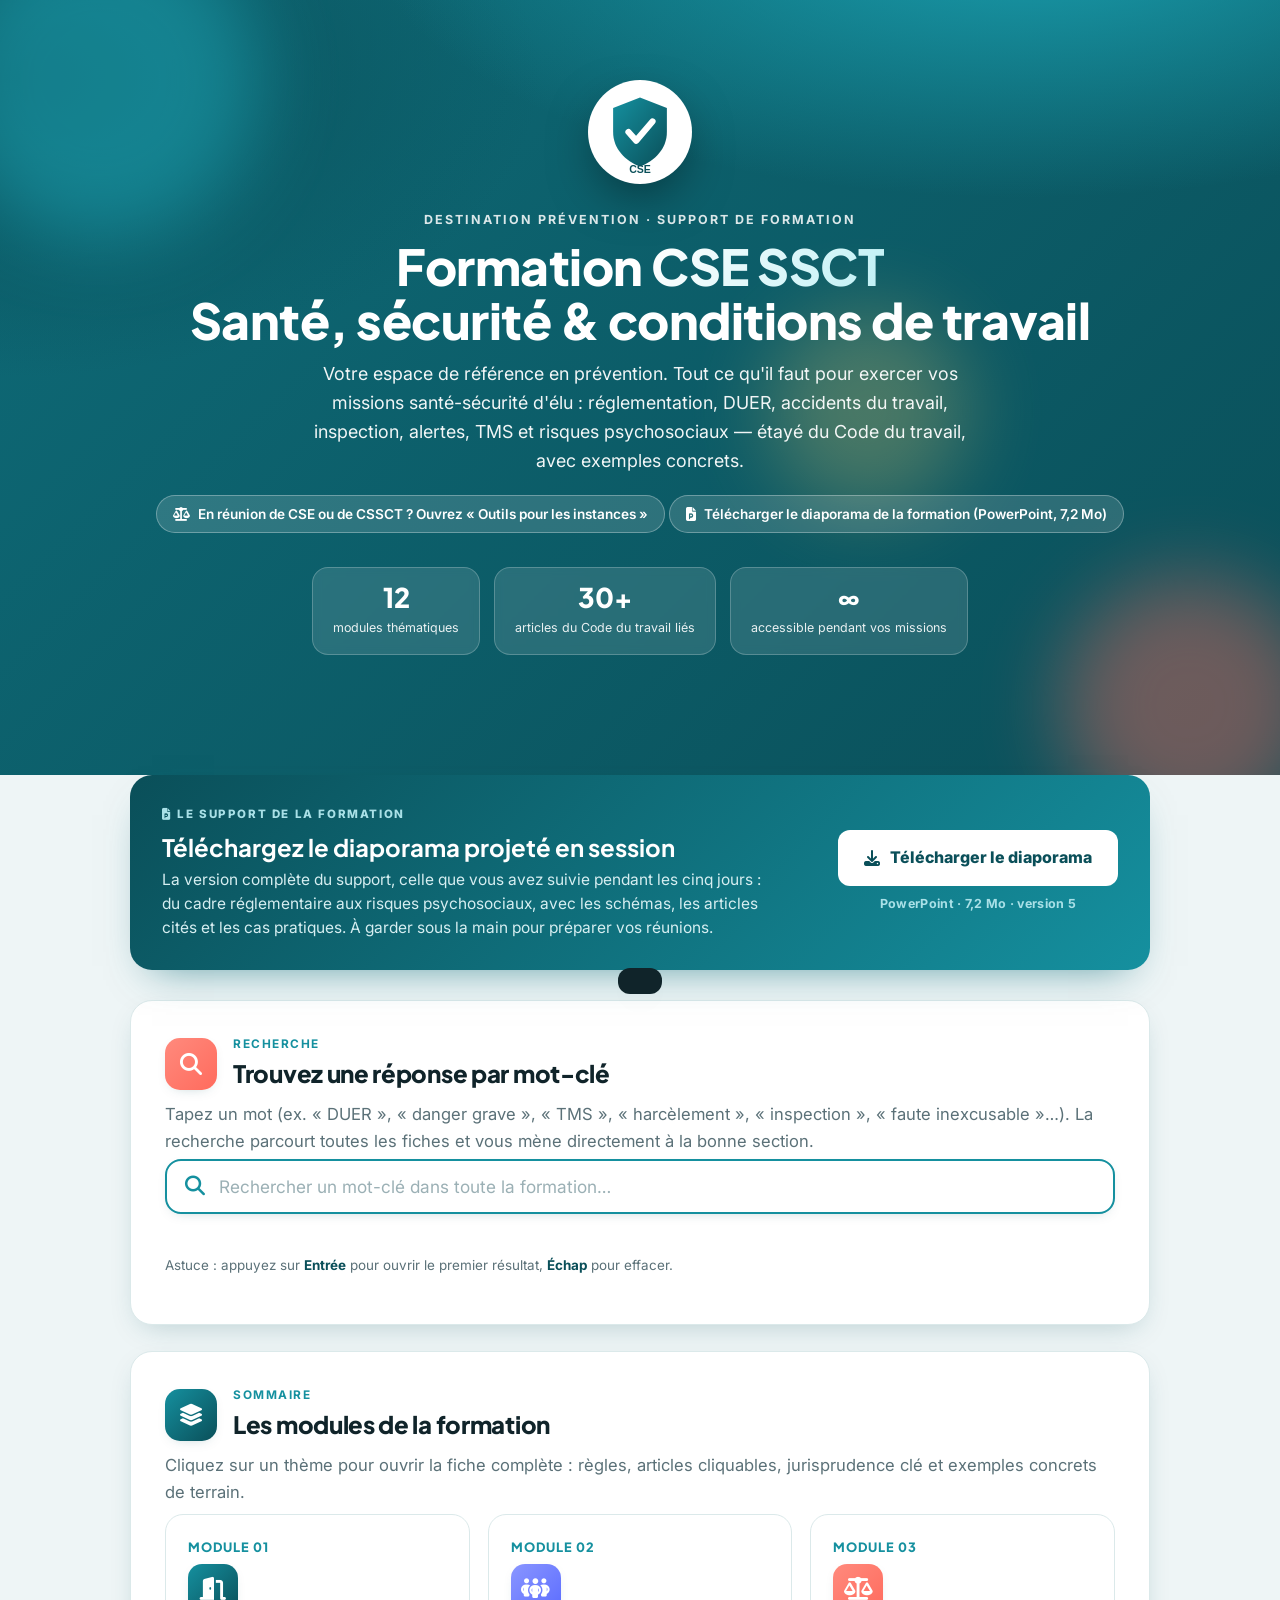
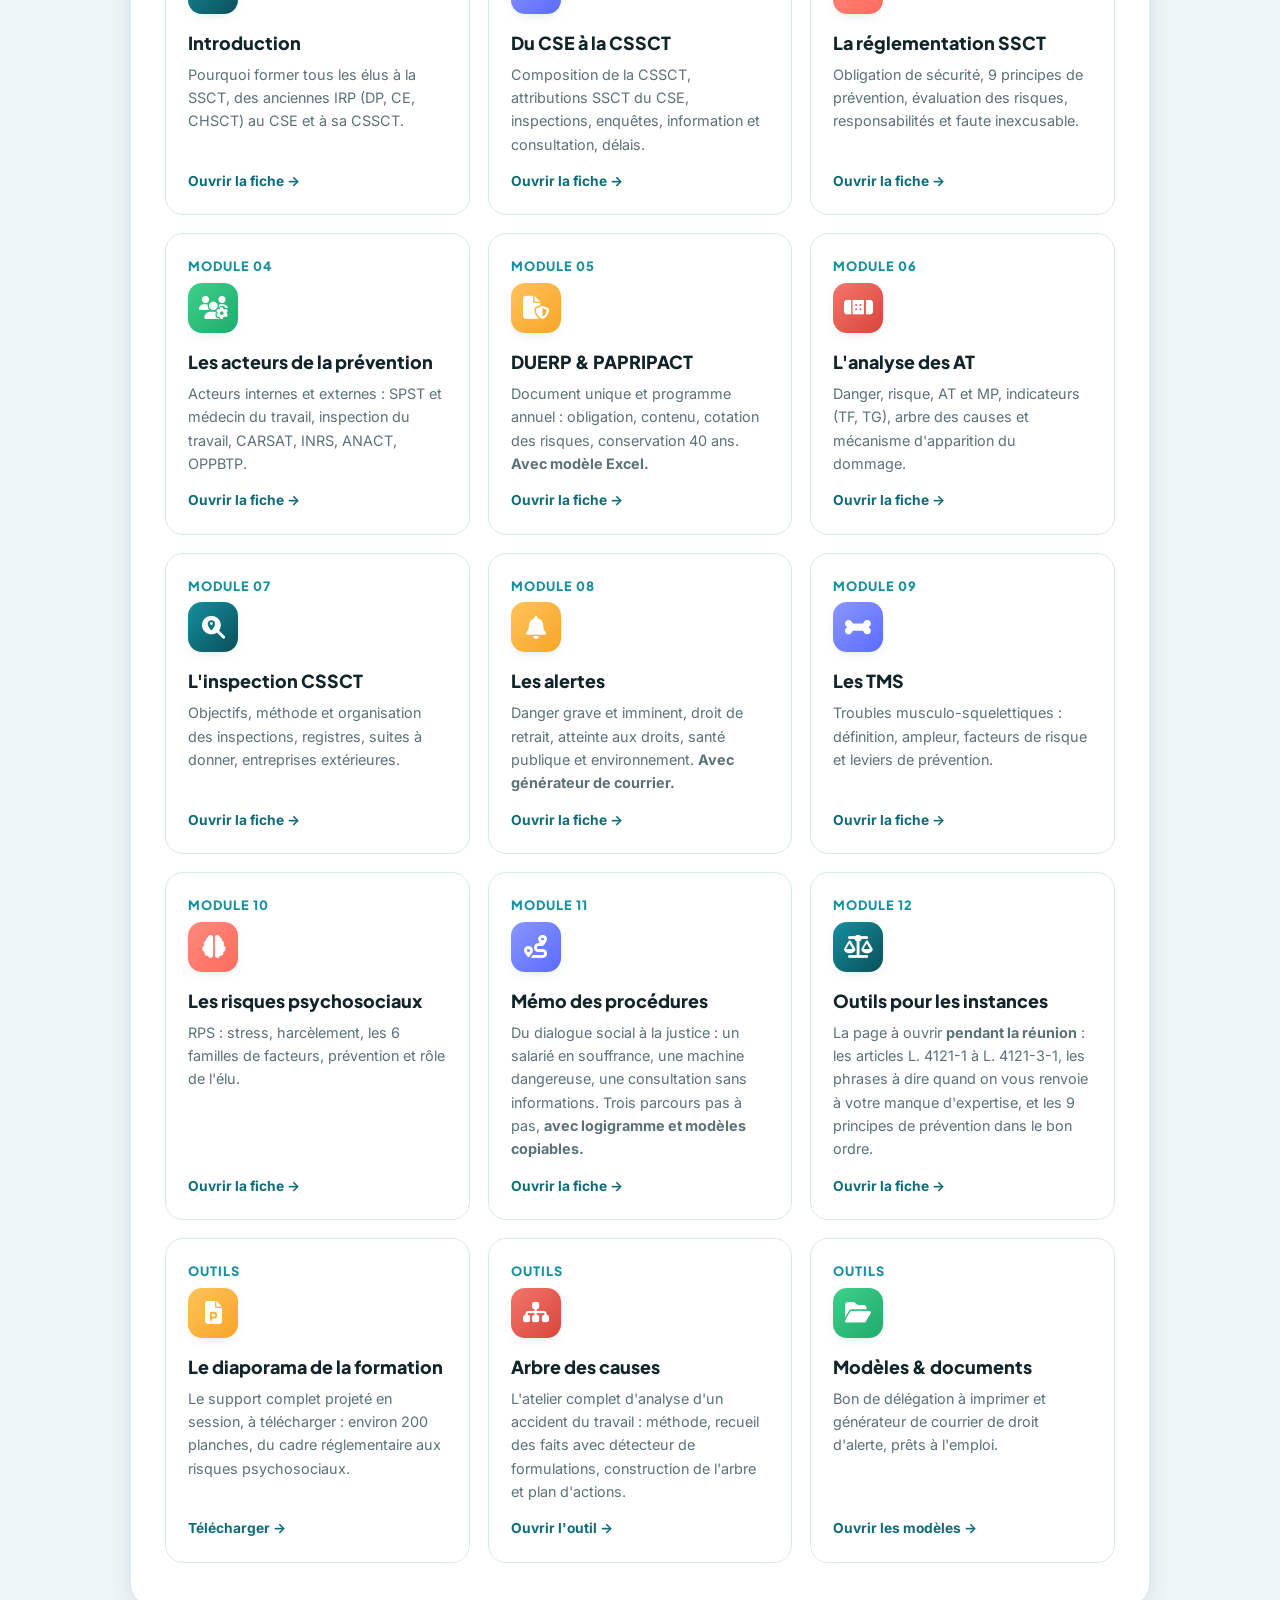
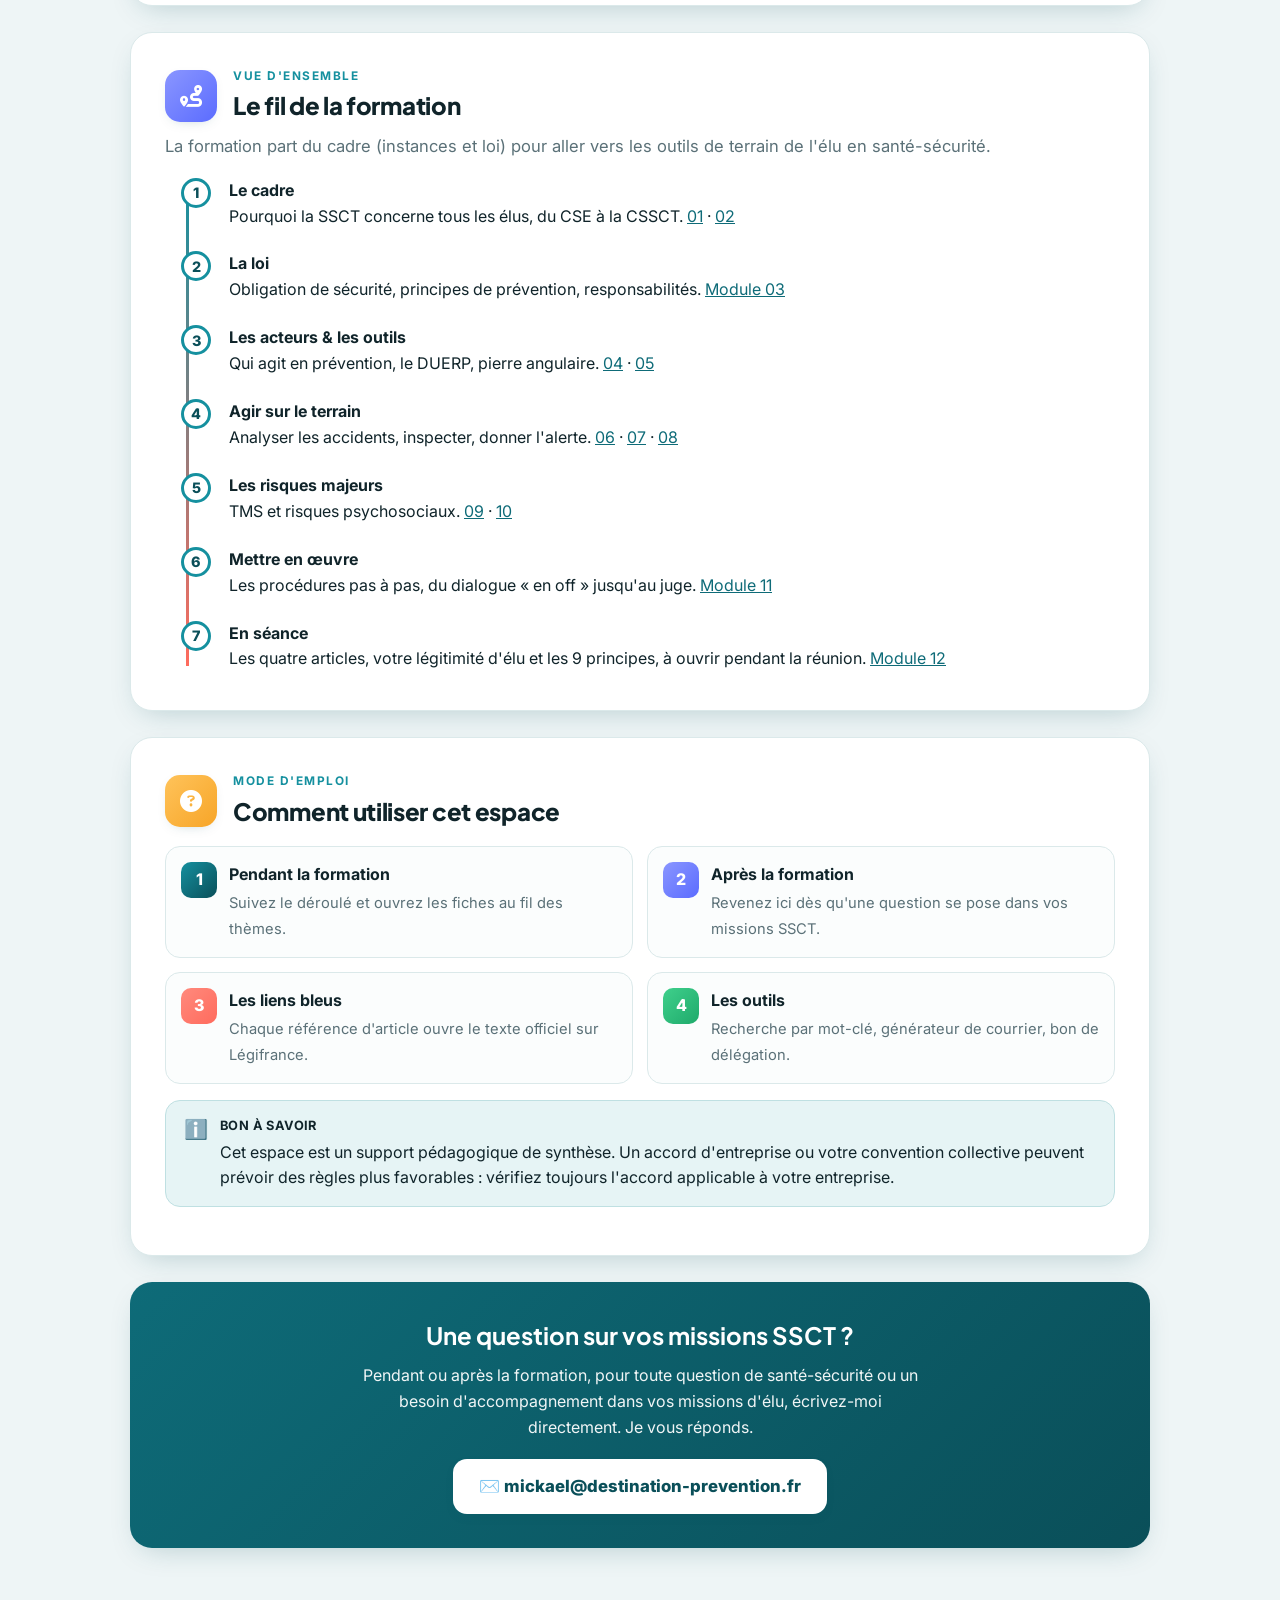
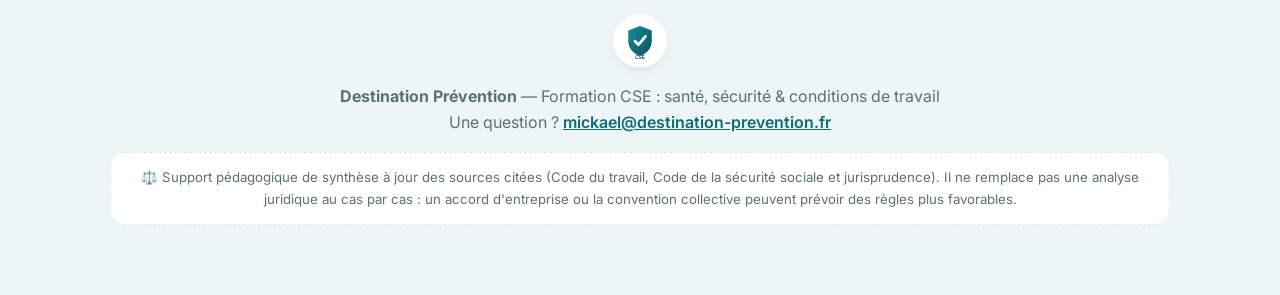
<file: index.html>
<!DOCTYPE html>
<html lang="fr">
<head>
<meta charset="UTF-8">
<meta name="viewport" content="width=device-width, initial-scale=1.0">
<meta name="robots" content="noindex,nofollow,noarchive">
<title>Formation CSE SSCT — Santé, sécurité &amp; conditions de travail · Destination Prévention</title>
<meta name="description" content="Espace de formation SSCT des élus du CSE : réglementation, acteurs de la prévention, DUER, analyse des accidents du travail, inspection, alertes, TMS et risques psychosociaux. Étayé du Code du travail.">
<link rel="icon" href="logo.svg">
<link rel="preconnect" href="https://fonts.googleapis.com">
<link rel="preconnect" href="https://fonts.gstatic.com" crossorigin>
<link href="https://fonts.googleapis.com/css2?family=Plus+Jakarta+Sans:wght@400;500;600;700;800&family=Inter:wght@400;500;600&display=swap" rel="stylesheet">
<link rel="stylesheet" href="styles.css">
<link rel="stylesheet" href="https://cdnjs.cloudflare.com/ajax/libs/font-awesome/6.5.2/css/all.min.css" referrerpolicy="no-referrer">
<style>
.ppt-banner{position:relative;overflow:hidden;background:linear-gradient(135deg,var(--teal-d,#0e6b78),var(--teal-2,#15909f));border-radius:22px;padding:30px 32px;margin:0 0 30px;color:#fff;box-shadow:0 18px 40px -22px rgba(14,107,120,.7)}
.ppt-banner .pb-kick{font-size:.72rem;font-weight:800;letter-spacing:1.6px;text-transform:uppercase;color:#a9e0e7}
.ppt-banner h2{margin:8px 0 6px;font-size:1.5rem;line-height:1.25;color:#fff}
.ppt-banner p{margin:0;color:#d6eef1;font-size:.97rem;line-height:1.55;max-width:62ch}
.ppt-banner .pb-grid{display:flex;align-items:center;gap:28px;flex-wrap:wrap}
.ppt-banner .pb-txt{flex:1 1 320px;min-width:0}
.ppt-banner .pb-cta{flex:0 0 auto;display:flex;flex-direction:column;gap:8px;align-items:stretch}
.ppt-banner .pb-btn{display:inline-flex;align-items:center;justify-content:center;gap:10px;background:#fff;color:var(--teal-d,#0e6b78);font-weight:800;font-size:1rem;padding:15px 26px;border-radius:12px;text-decoration:none;white-space:nowrap;transition:transform .15s ease,box-shadow .15s ease}
.ppt-banner .pb-btn:hover{transform:translateY(-2px);box-shadow:0 12px 24px -12px rgba(0,0,0,.45)}
.ppt-banner .pb-meta{text-align:center;font-size:.78rem;color:#a9e0e7;font-weight:700;letter-spacing:.3px}
@media(max-width:700px){.ppt-banner{padding:24px 20px}.ppt-banner .pb-cta{width:100%}.ppt-banner h2{font-size:1.28rem}}
</style>
</head>
<body>
<div id="progress"></div>

<nav class="bar" id="nav">
  <div class="wrap">
    <a class="lg" href="index.html"><img class="mark" src="logo.svg" alt=""> Formation CSE SSCT</a>
    <div class="links">
      <a href="#recherche">Recherche</a>
      <a href="#modules">Les modules</a>
      <a href="ressources/Support-formation-CSE-SSCT-Destination-Prevention-v5.pptx" download>Diaporama</a>
      <a href="outils-instances.html">En séance</a>
      <a href="procedures.html">Procédures</a>
      <a href="modeles.html">Modèles</a>
      <a href="#parcours">Le parcours</a>
      <a href="#aide">Mode d'emploi</a>
      <a href="#contact">Contact</a>
    </div>
  </div>
</nav>

<header class="hero">
  <div class="blob b1"></div><div class="blob b2"></div><div class="blob b3"></div>
  <div class="wrap">
    <div class="logo-wrap"><img src="logo.svg" alt="Destination Prévention" style="width:96px;height:96px"></div>
    <span class="kick">Destination Prévention · Support de formation</span>
    <h1>Formation <span class="hl">CSE SSCT</span><br>Santé, sécurité &amp; conditions de travail</h1>
    <p class="sub">Votre espace de référence en prévention. Tout ce qu'il faut pour exercer vos missions santé-sécurité d'élu : réglementation, DUER, accidents du travail, inspection, alertes, TMS et risques psychosociaux — étayé du Code du travail, avec exemples concrets.</p>
    <a class="tagchip" href="outils-instances.html"><i class="fa-solid fa-scale-balanced"></i> En réunion de CSE ou de CSSCT ? Ouvrez « Outils pour les instances »</a>
    <a class="tagchip" href="ressources/Support-formation-CSE-SSCT-Destination-Prevention-v5.pptx" download><i class="fa-solid fa-file-powerpoint"></i> Télécharger le diaporama de la formation (PowerPoint, 7,2 Mo)</a>
    <div class="stats">
      <div class="stat"><div class="n">12</div><div class="l">modules thématiques</div></div>
      <div class="stat"><div class="n">30+</div><div class="l">articles du Code du travail liés</div></div>
      <div class="stat"><div class="n">∞</div><div class="l">accessible pendant vos missions</div></div>
    </div>
  </div>
</header>

<main class="wrap">

  <div class="ppt-banner">
    <div class="pb-grid">
      <div class="pb-txt">
        <div class="pb-kick"><i class="fa-solid fa-file-powerpoint"></i> Le support de la formation</div>
        <h2>Téléchargez le diaporama projeté en session</h2>
        <p>La version complète du support, celle que vous avez suivie pendant les cinq jours : du cadre réglementaire aux risques psychosociaux, avec les schémas, les articles cités et les cas pratiques. À garder sous la main pour préparer vos réunions.</p>
      </div>
      <div class="pb-cta">
        <a class="pb-btn" href="ressources/Support-formation-CSE-SSCT-Destination-Prevention-v5.pptx" download><i class="fa-solid fa-download"></i> Télécharger le diaporama</a>
        <div class="pb-meta">PowerPoint · 7,2 Mo · version 5</div>
      </div>
    </div>
  </div>


  <section id="recherche">
    <div class="sec-head">
      <div class="sec-ico t-coral"><i class="fa-solid fa-magnifying-glass"></i></div>
      <div><div class="kicker">Recherche</div><h2>Trouvez une réponse par mot-clé</h2></div>
    </div>
    <p class="lead">Tapez un mot (ex. « DUER », « danger grave », « TMS », « harcèlement », « inspection », « faute inexcusable »…). La recherche parcourt toutes les fiches et vous mène directement à la bonne section.</p>
    <div class="search-box">
      <div class="field">
        <i class="fa-solid fa-magnifying-glass" style="color:var(--teal-2);font-size:20px"></i>
        <input id="q" type="search" autocomplete="off" placeholder="Rechercher un mot-clé dans toute la formation…" aria-label="Rechercher">
        <button id="sr-clear" class="clear" aria-label="Effacer">✕</button>
      </div>
      <div class="sr-meta" id="sr-meta"></div>
      <div class="sr-results" id="sr-results"></div>
      <p class="search-hint">Astuce : appuyez sur <b>Entrée</b> pour ouvrir le premier résultat, <b>Échap</b> pour effacer.</p>
    </div>
  </section>

  <section id="modules">
    <div class="sec-head">
      <div class="sec-ico t-teal"><i class="fa-solid fa-layer-group"></i></div>
      <div><div class="kicker">Sommaire</div><h2>Les modules de la formation</h2></div>
    </div>
    <p class="lead">Cliquez sur un thème pour ouvrir la fiche complète : règles, articles cliquables, jurisprudence clé et exemples concrets de terrain.</p>

    <div class="modules">

      <a class="mod" href="introduction.html">
        <span class="num">MODULE 01</span>
        <div class="mi t-teal"><i class="fa-solid fa-door-open"></i></div>
        <h3>Introduction</h3>
        <p>Pourquoi former tous les élus à la SSCT, des anciennes IRP (DP, CE, CHSCT) au CSE et à sa CSSCT.</p>
        <span class="go">Ouvrir la fiche →</span>
      </a>

      <a class="mod" href="cse-cssct.html">
        <span class="num">MODULE 02</span>
        <div class="mi t-indigo"><i class="fa-solid fa-people-group"></i></div>
        <h3>Du CSE à la CSSCT</h3>
        <p>Composition de la CSSCT, attributions SSCT du CSE, inspections, enquêtes, information et consultation, délais.</p>
        <span class="go">Ouvrir la fiche →</span>
      </a>

      <a class="mod" href="reglementation.html">
        <span class="num">MODULE 03</span>
        <div class="mi t-coral"><i class="fa-solid fa-scale-balanced"></i></div>
        <h3>La réglementation SSCT</h3>
        <p>Obligation de sécurité, 9 principes de prévention, évaluation des risques, responsabilités et faute inexcusable.</p>
        <span class="go">Ouvrir la fiche →</span>
      </a>

      <a class="mod" href="acteurs.html">
        <span class="num">MODULE 04</span>
        <div class="mi t-green"><i class="fa-solid fa-users-gear"></i></div>
        <h3>Les acteurs de la prévention</h3>
        <p>Acteurs internes et externes : SPST et médecin du travail, inspection du travail, CARSAT, INRS, ANACT, OPPBTP.</p>
        <span class="go">Ouvrir la fiche →</span>
      </a>

      <a class="mod" href="duer.html">
        <span class="num">MODULE 05</span>
        <div class="mi t-amber"><i class="fa-solid fa-file-shield"></i></div>
        <h3>DUERP &amp; PAPRIPACT</h3>
        <p>Document unique et programme annuel : obligation, contenu, cotation des risques, conservation 40 ans. <b>Avec modèle Excel.</b></p>
        <span class="go">Ouvrir la fiche →</span>
      </a>

      <a class="mod" href="analyse-at.html">
        <span class="num">MODULE 06</span>
        <div class="mi t-red"><i class="fa-solid fa-bandage"></i></div>
        <h3>L'analyse des AT</h3>
        <p>Danger, risque, AT et MP, indicateurs (TF, TG), arbre des causes et mécanisme d'apparition du dommage.</p>
        <span class="go">Ouvrir la fiche →</span>
      </a>

      <a class="mod" href="inspection.html">
        <span class="num">MODULE 07</span>
        <div class="mi t-teal"><i class="fa-solid fa-magnifying-glass-location"></i></div>
        <h3>L'inspection CSSCT</h3>
        <p>Objectifs, méthode et organisation des inspections, registres, suites à donner, entreprises extérieures.</p>
        <span class="go">Ouvrir la fiche →</span>
      </a>

      <a class="mod" href="alertes.html">
        <span class="num">MODULE 08</span>
        <div class="mi t-amber"><i class="fa-solid fa-bell"></i></div>
        <h3>Les alertes</h3>
        <p>Danger grave et imminent, droit de retrait, atteinte aux droits, santé publique et environnement. <b>Avec générateur de courrier.</b></p>
        <span class="go">Ouvrir la fiche →</span>
      </a>

      <a class="mod" href="tms.html">
        <span class="num">MODULE 09</span>
        <div class="mi t-indigo"><i class="fa-solid fa-bone"></i></div>
        <h3>Les TMS</h3>
        <p>Troubles musculo-squelettiques : définition, ampleur, facteurs de risque et leviers de prévention.</p>
        <span class="go">Ouvrir la fiche →</span>
      </a>

      <a class="mod" href="rps.html">
        <span class="num">MODULE 10</span>
        <div class="mi t-coral"><i class="fa-solid fa-brain"></i></div>
        <h3>Les risques psychosociaux</h3>
        <p>RPS : stress, harcèlement, les 6 familles de facteurs, prévention et rôle de l'élu.</p>
        <span class="go">Ouvrir la fiche →</span>
      </a>

      <a class="mod" href="procedures.html">
        <span class="num">MODULE 11</span>
        <div class="mi t-indigo"><i class="fa-solid fa-route"></i></div>
        <h3>Mémo des procédures</h3>
        <p>Du dialogue social à la justice : un salarié en souffrance, une machine dangereuse, une consultation sans informations. Trois parcours pas à pas, <b>avec logigramme et modèles copiables.</b></p>
        <span class="go">Ouvrir la fiche →</span>
      </a>

      <a class="mod" href="outils-instances.html">
        <span class="num">MODULE 12</span>
        <div class="mi t-teal"><i class="fa-solid fa-scale-balanced"></i></div>
        <h3>Outils pour les instances</h3>
        <p>La page à ouvrir <b>pendant la réunion</b> : les articles L. 4121-1 à L. 4121-3-1, les phrases à dire quand on vous renvoie à votre manque d'expertise, et les 9 principes de prévention dans le bon ordre.</p>
        <span class="go">Ouvrir la fiche →</span>
      </a>

      <a class="mod" href="ressources/Support-formation-CSE-SSCT-Destination-Prevention-v5.pptx" download>
        <span class="num">OUTILS</span>
        <div class="mi t-amber"><i class="fa-solid fa-file-powerpoint"></i></div>
        <h3>Le diaporama de la formation</h3>
        <p>Le support complet projeté en session, à télécharger : environ 200 planches, du cadre réglementaire aux risques psychosociaux.</p>
        <span class="go">Télécharger →</span>
      </a>

      <a class="mod" href="arbre-des-causes.html">
        <span class="num">OUTILS</span>
        <div class="mi t-red"><i class="fa-solid fa-sitemap"></i></div>
        <h3>Arbre des causes</h3>
        <p>L'atelier complet d'analyse d'un accident du travail : méthode, recueil des faits avec détecteur de formulations, construction de l'arbre et plan d'actions.</p>
        <span class="go">Ouvrir l'outil →</span>
      </a>

      <a class="mod" href="modeles.html">
        <span class="num">OUTILS</span>
        <div class="mi t-green"><i class="fa-solid fa-folder-open"></i></div>
        <h3>Modèles &amp; documents</h3>
        <p>Bon de délégation à imprimer et générateur de courrier de droit d'alerte, prêts à l'emploi.</p>
        <span class="go">Ouvrir les modèles →</span>
      </a>

    </div>
  </section>

  <section id="parcours">
    <div class="sec-head">
      <div class="sec-ico t-indigo"><i class="fa-solid fa-route"></i></div>
      <div><div class="kicker">Vue d'ensemble</div><h2>Le fil de la formation</h2></div>
    </div>
    <p class="lead">La formation part du cadre (instances et loi) pour aller vers les outils de terrain de l'élu en santé-sécurité.</p>
    <div class="tl">
      <div class="step"><div class="dot">1</div><b>Le cadre</b>Pourquoi la SSCT concerne tous les élus, du CSE à la CSSCT. <a href="introduction.html">01</a> · <a href="cse-cssct.html">02</a></div>
      <div class="step"><div class="dot">2</div><b>La loi</b>Obligation de sécurité, principes de prévention, responsabilités. <a href="reglementation.html">Module 03</a></div>
      <div class="step"><div class="dot">3</div><b>Les acteurs &amp; les outils</b>Qui agit en prévention, le DUERP, pierre angulaire. <a href="acteurs.html">04</a> · <a href="duer.html">05</a></div>
      <div class="step"><div class="dot">4</div><b>Agir sur le terrain</b>Analyser les accidents, inspecter, donner l'alerte. <a href="analyse-at.html">06</a> · <a href="inspection.html">07</a> · <a href="alertes.html">08</a></div>
      <div class="step"><div class="dot">5</div><b>Les risques majeurs</b>TMS et risques psychosociaux. <a href="tms.html">09</a> · <a href="rps.html">10</a></div>
      <div class="step"><div class="dot">6</div><b>Mettre en œuvre</b>Les procédures pas à pas, du dialogue « en off » jusqu'au juge. <a href="procedures.html">Module 11</a></div>
      <div class="step"><div class="dot">7</div><b>En séance</b>Les quatre articles, votre légitimité d'élu et les 9 principes, à ouvrir pendant la réunion. <a href="outils-instances.html">Module 12</a></div>
    </div>
  </section>

  <section id="aide">
    <div class="sec-head">
      <div class="sec-ico t-amber"><i class="fa-solid fa-circle-question"></i></div>
      <div><div class="kicker">Mode d'emploi</div><h2>Comment utiliser cet espace</h2></div>
    </div>
    <div class="feat">
      <div class="f"><div class="fi t-teal">1</div><div><b>Pendant la formation</b><span>Suivez le déroulé et ouvrez les fiches au fil des thèmes.</span></div></div>
      <div class="f"><div class="fi t-indigo">2</div><div><b>Après la formation</b><span>Revenez ici dès qu'une question se pose dans vos missions SSCT.</span></div></div>
      <div class="f"><div class="fi t-coral">3</div><div><b>Les liens bleus</b><span>Chaque référence d'article ouvre le texte officiel sur Légifrance.</span></div></div>
      <div class="f"><div class="fi t-green">4</div><div><b>Les outils</b><span>Recherche par mot-clé, générateur de courrier, bon de délégation.</span></div></div>
    </div>
    <div class="note n-info"><span class="ni">ℹ️</span><div><span class="tag">Bon à savoir</span><p>Cet espace est un support pédagogique de synthèse. Un accord d'entreprise ou votre convention collective peuvent prévoir des règles plus favorables : vérifiez toujours l'accord applicable à votre entreprise.</p></div></div>
  </section>

  <section id="contact" class="contact">
    <h2>Une question sur vos missions SSCT ?</h2>
    <p>Pendant ou après la formation, pour toute question de santé-sécurité ou un besoin d'accompagnement dans vos missions d'élu, écrivez-moi directement. Je vous réponds.</p>
    <a class="mail" href="mailto:mickael@destination-prevention.fr?subject=Question%20formation%20CSE%20SSCT">✉️ mickael@destination-prevention.fr</a>
  </section>

</main>

<footer>
  <div class="fmark"><img src="logo.svg" alt="" style="width:42px;height:42px"></div>
  <p><b>Destination Prévention</b> — Formation CSE : santé, sécurité &amp; conditions de travail<br>
  Une question ? <a href="mailto:mickael@destination-prevention.fr">mickael@destination-prevention.fr</a></p>
  <div class="disc">⚖️ Support pédagogique de synthèse à jour des sources citées (Code du travail, Code de la sécurité sociale et jurisprudence). Il ne remplace pas une analyse juridique au cas par cas : un accord d'entreprise ou la convention collective peuvent prévoir des règles plus favorables.</div>
</footer>

<div id="toast"></div>
<button class="btt" id="btt" aria-label="Revenir en haut">↑</button>
<script src="app.js"></script>
<script src="search.js"></script>
</body>
</html>
</file>
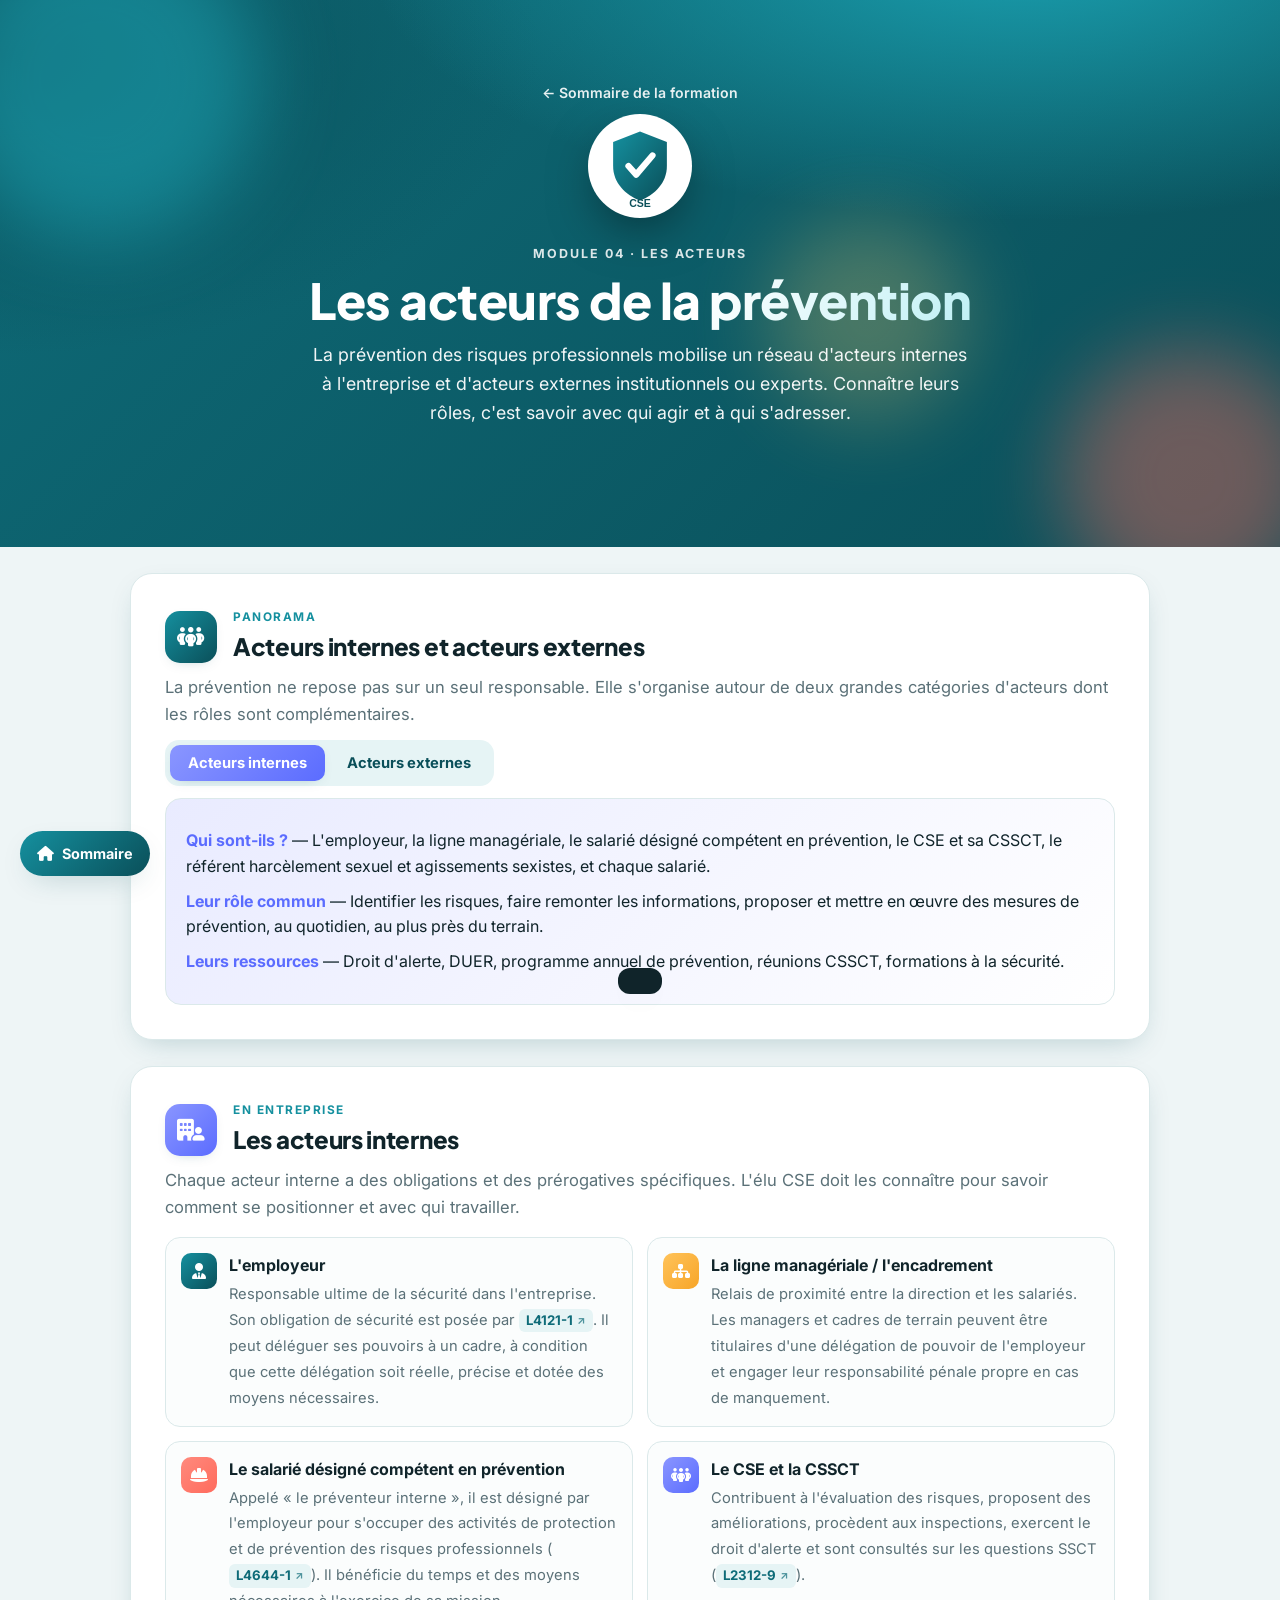
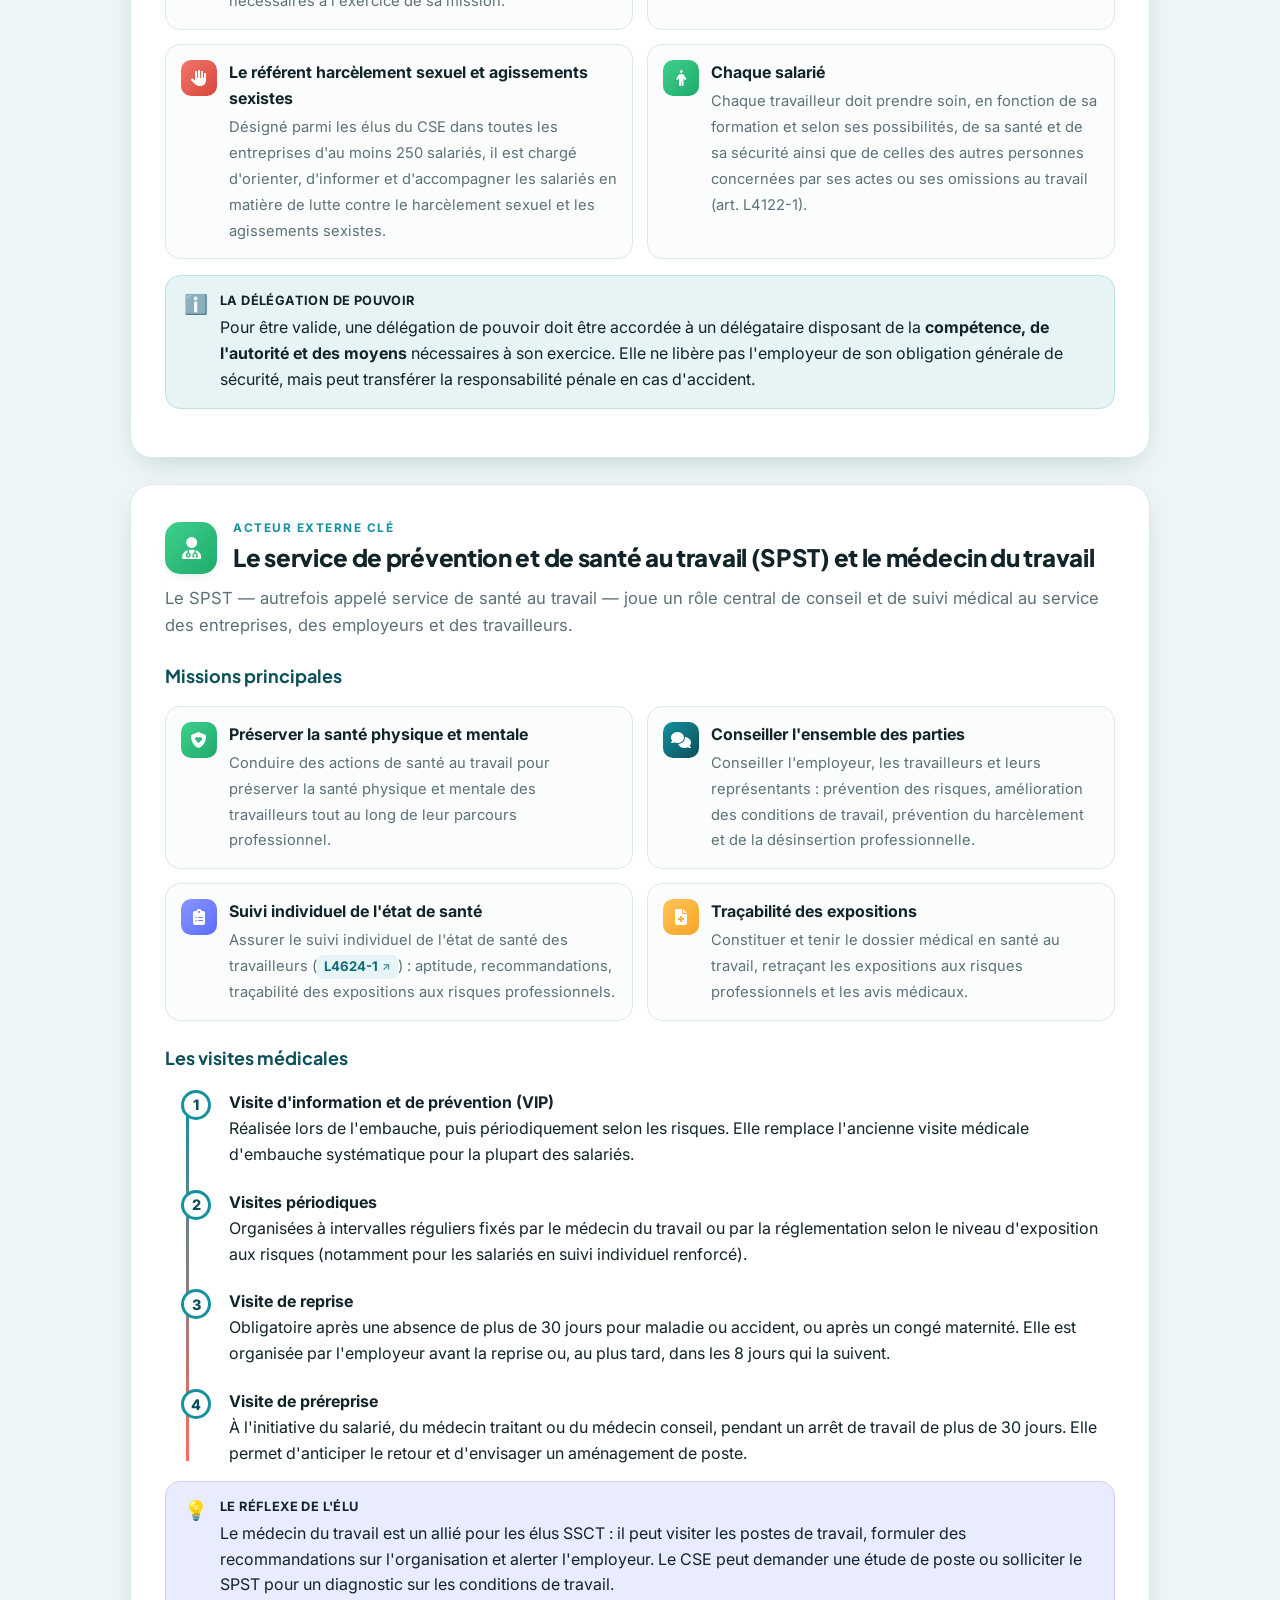
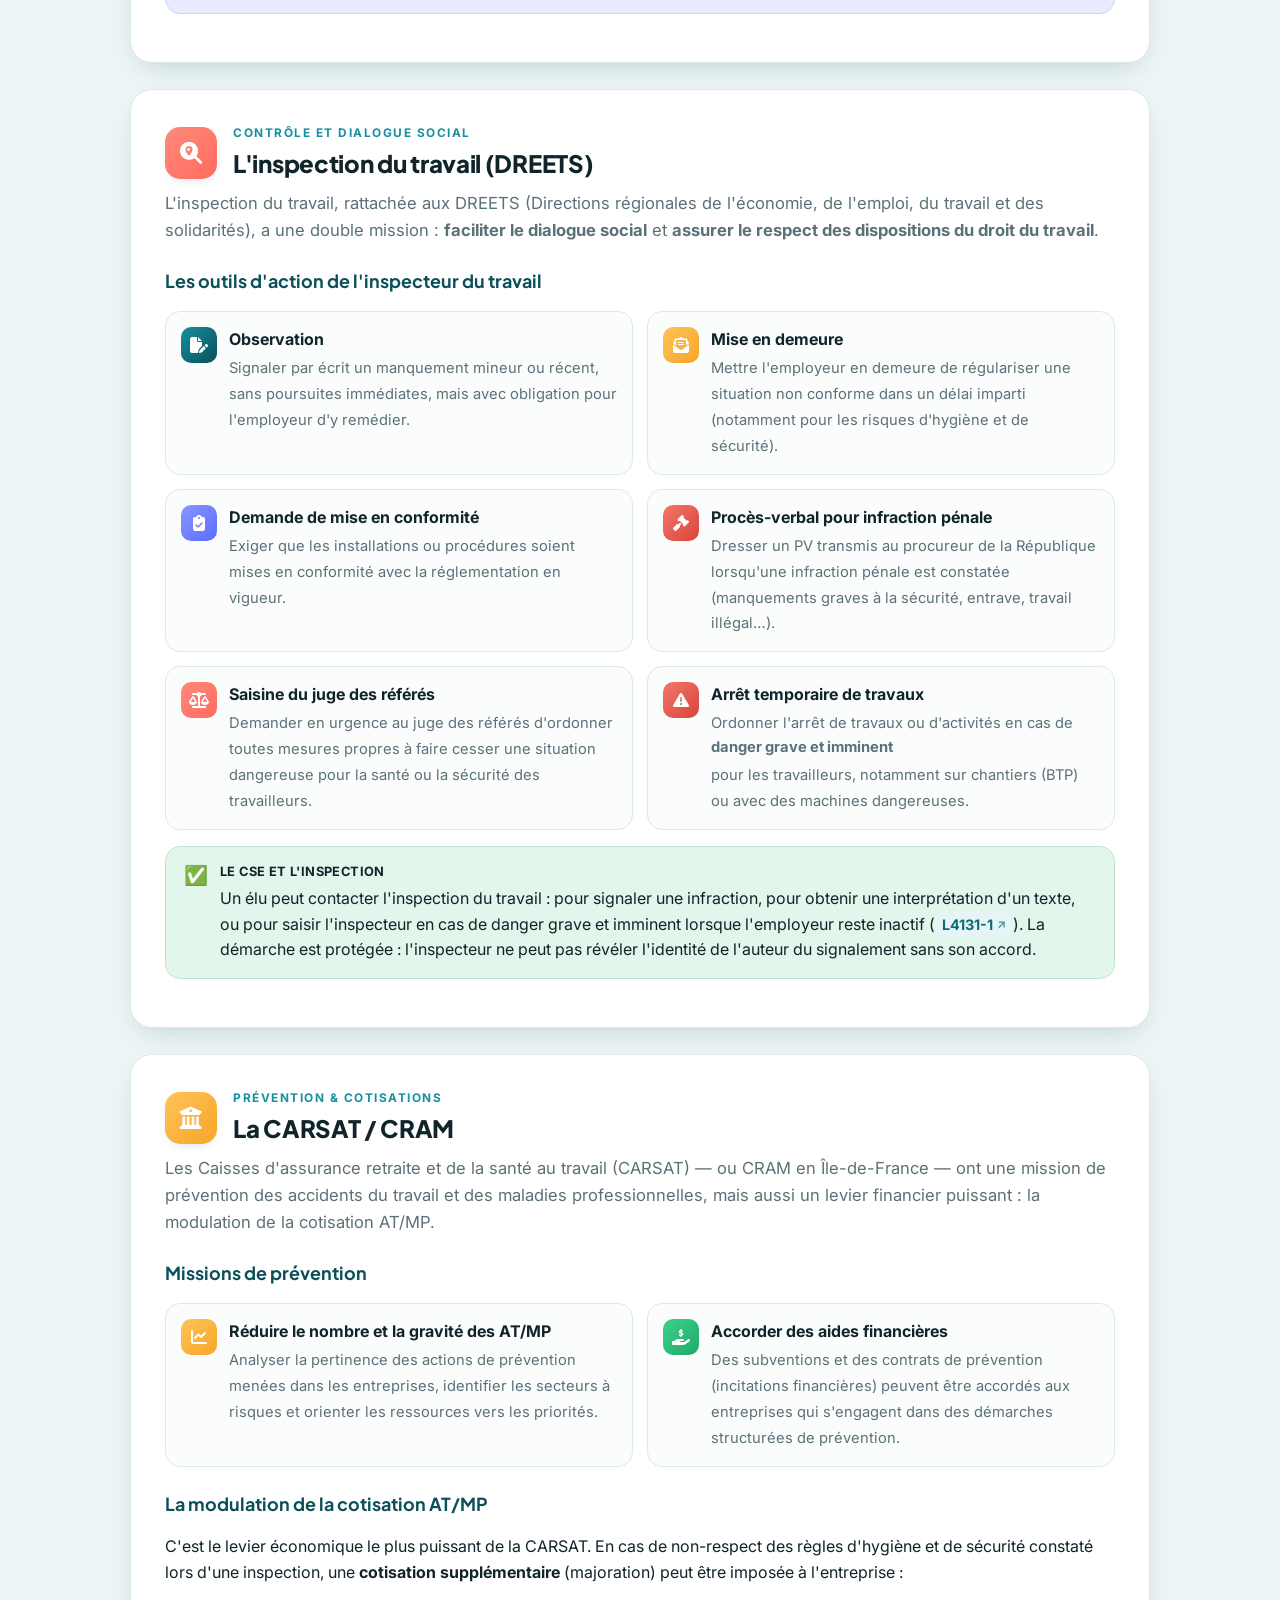
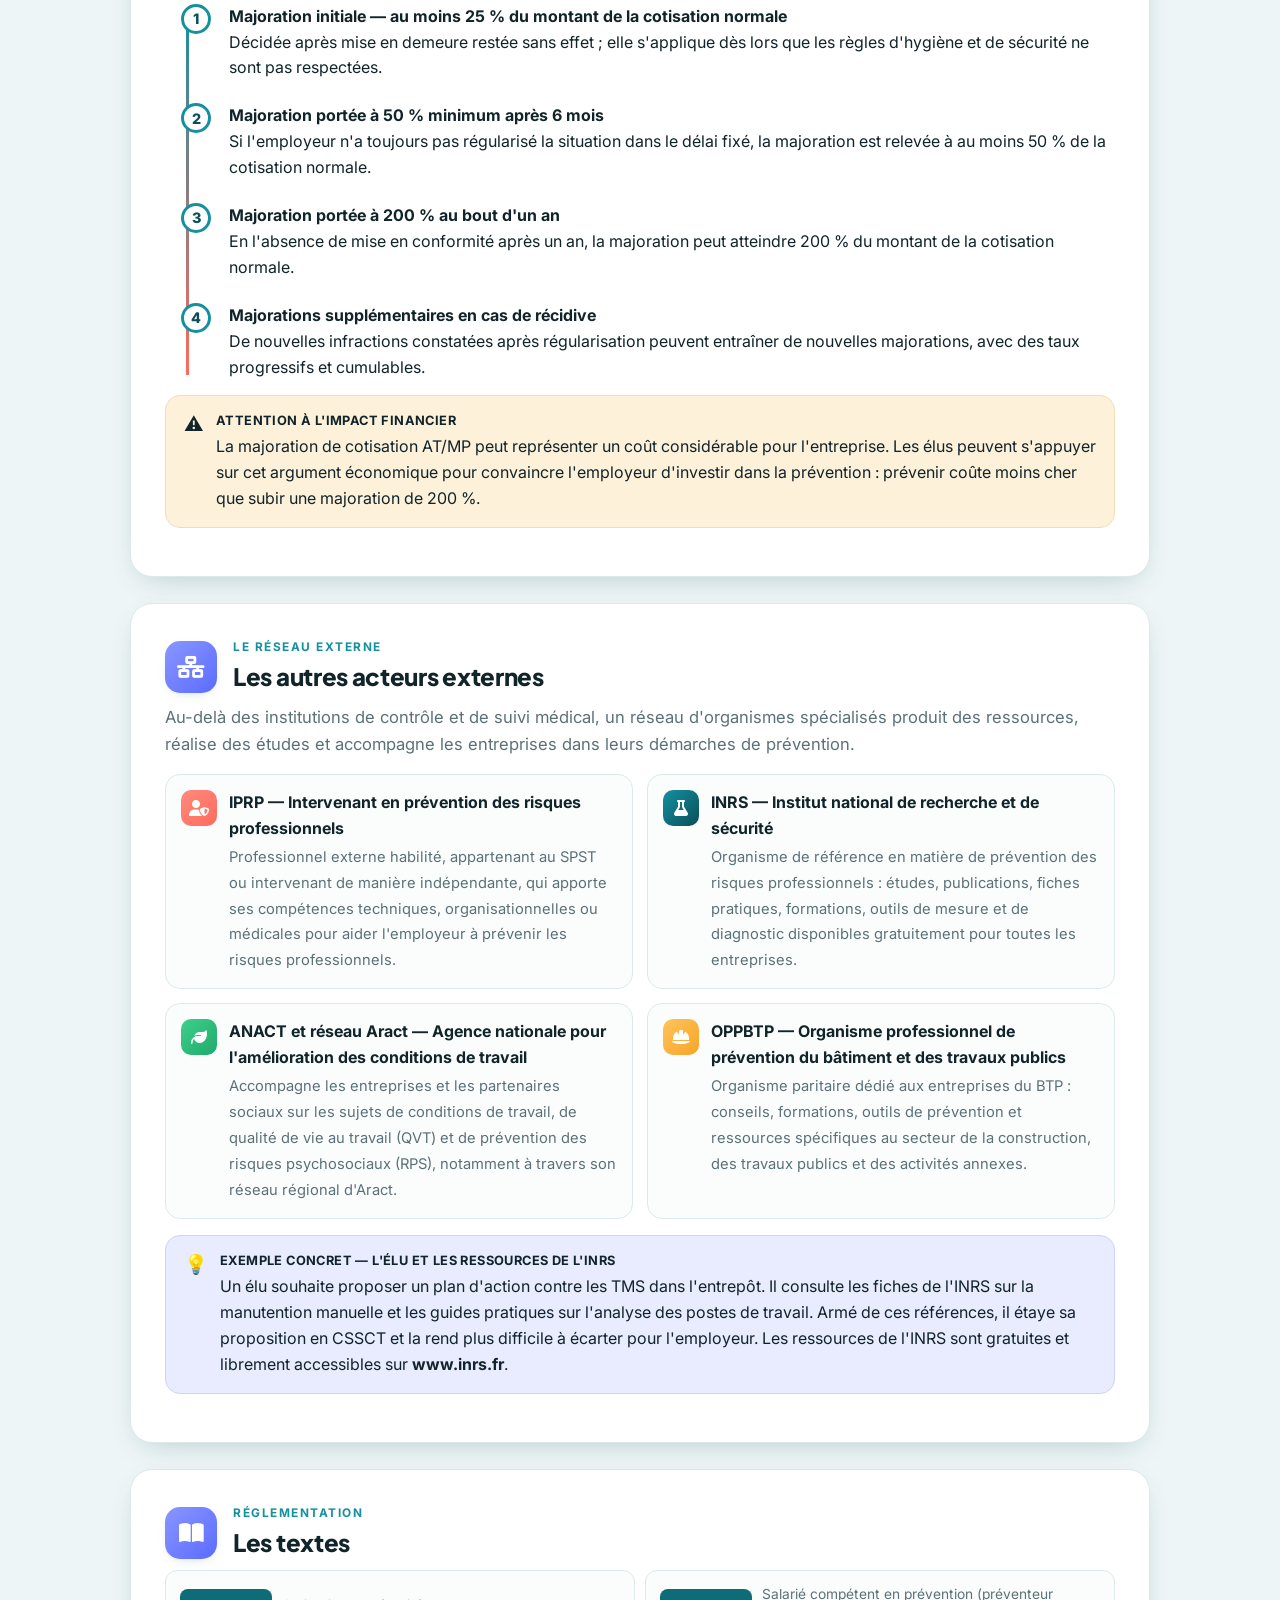
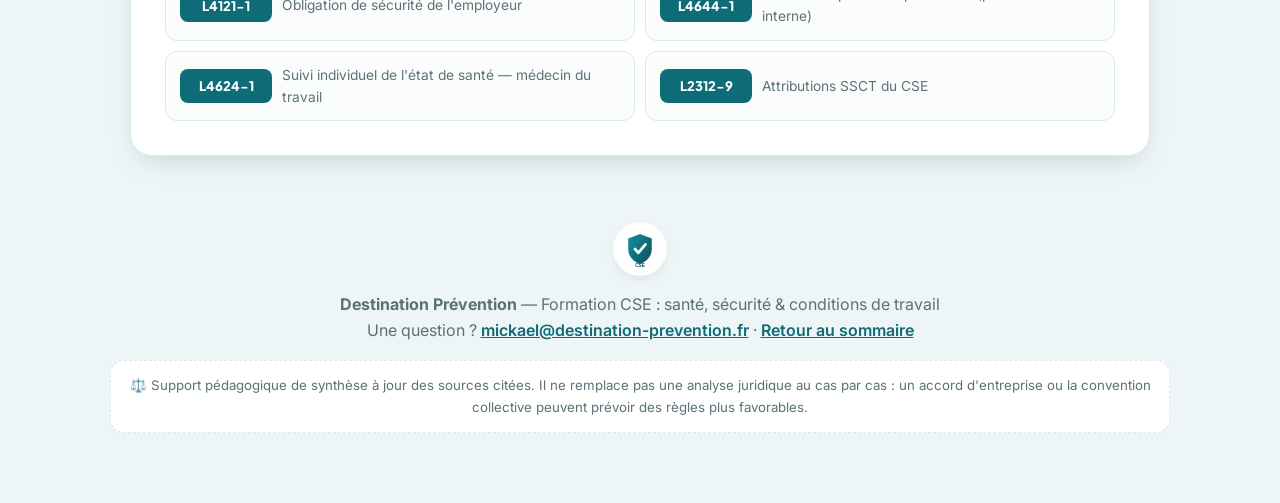
<file: acteurs.html>
<!DOCTYPE html>

<html lang="fr">
<head>
<meta charset="utf-8"/>
<meta content="width=device-width, initial-scale=1.0" name="viewport"/>
<title>Les acteurs de la prévention — Formation CSE SSCT · Destination Prévention</title>
<link href="logo.svg" rel="icon"/>
<link href="https://fonts.googleapis.com" rel="preconnect"/>
<link crossorigin="" href="https://fonts.gstatic.com" rel="preconnect"/>
<link href="https://fonts.googleapis.com/css2?family=Plus+Jakarta+Sans:wght@400;500;600;700;800&amp;family=Inter:wght@400;500;600&amp;display=swap" rel="stylesheet"/>
<link href="styles.css" rel="stylesheet"/>
<link href="https://cdnjs.cloudflare.com/ajax/libs/font-awesome/6.5.2/css/all.min.css" referrerpolicy="no-referrer" rel="stylesheet"/>
</head>
<body>
<div id="progress"></div>
<nav class="bar" id="nav">
<div class="wrap">
<a class="lg" href="index.html"><img alt="" class="mark" src="logo.svg"/> Formation CSE SSCT</a>
<div class="links">
<a href="#vue-ensemble">Vue d'ensemble</a>
<a href="#internes">Acteurs internes</a>
<a href="#spst">SPST &amp; médecin</a>
<a href="#inspection">Inspection du travail</a>
<a href="#carsat">CARSAT / CRAM</a>
<a href="#externes">Autres acteurs</a>

<a href="#regl">Réglementation</a>
      <a href="outils-instances.html">En séance</a>
    </div>
</div>
</nav>
<header class="hero">
<div class="blob b1"></div><div class="blob b2"></div><div class="blob b3"></div>
<div class="wrap">
<div class="crumb"><a href="index.html">← Sommaire de la formation</a></div>
<div class="logo-wrap"><img alt="Destination Prévention" src="logo.svg" style="width:96px;height:96px"/></div>
<span class="kick">Module 04 · Les acteurs</span>
<h1>Les acteurs de la <span class="hl">prévention</span></h1>
<p class="sub">La prévention des risques professionnels mobilise un réseau d'acteurs internes à l'entreprise et d'acteurs externes institutionnels ou experts. Connaître leurs rôles, c'est savoir avec qui agir et à qui s'adresser.</p>
</div>
</header>
<main class="wrap">
<!-- ========================================================
       SECTION 1 — Vue d'ensemble
       ======================================================== -->
<section id="vue-ensemble">
<div class="sec-head">
<div class="sec-ico t-teal"><i class="fa-solid fa-people-group"></i></div>
<div><div class="kicker">Panorama</div><h2>Acteurs internes et acteurs externes</h2></div>
</div>
<p class="lead">La prévention ne repose pas sur un seul responsable. Elle s'organise autour de deux grandes catégories d'acteurs dont les rôles sont complémentaires.</p>
<div class="seg" data-group="acteurs">
<button class="on" data-k="a">Acteurs internes</button>
<button data-k="b">Acteurs externes</button>
</div>
<div class="panel a show" data-group="acteurs" data-k="a">
<div class="kv"><b>Qui sont-ils ?</b> — L'employeur, la ligne managériale, le salarié désigné compétent en prévention, le CSE et sa CSSCT, le référent harcèlement sexuel et agissements sexistes, et chaque salarié.</div>
<div class="kv"><b>Leur rôle commun</b> — Identifier les risques, faire remonter les informations, proposer et mettre en œuvre des mesures de prévention, au quotidien, au plus près du terrain.</div>
<div class="kv"><b>Leurs ressources</b> — Droit d'alerte, DUER, programme annuel de prévention, réunions CSSCT, formations à la sécurité.</div>
</div>
<div class="panel b" data-group="acteurs" data-k="b">
<div class="kv"><b>Qui sont-ils ?</b> — Le service de prévention et de santé au travail (SPST) et le médecin du travail, l'inspection du travail (DREETS), la CARSAT/CRAM, l'IPRP, l'INRS, l'ANACT/Aract, l'OPPBTP.</div>
<div class="kv"><b>Leur rôle commun</b> — Conseiller, contrôler, financer, produire des ressources techniques et accompagner l'amélioration des conditions de travail depuis l'extérieur de l'entreprise.</div>
<div class="kv"><b>Attention</b> — Les acteurs externes interviennent à la demande ou d'office (inspection du travail), mais ne se substituent pas à la responsabilité de l'employeur au regard de <a class="lf" href="https://www.legifrance.gouv.fr/codes/article_lc/LEGIARTI000035640828" rel="noopener" target="_blank">L4121-1</a>.</div>
</div>
</section>
<!-- ========================================================
       SECTION 2 — Acteurs internes
       ======================================================== -->
<section id="internes">
<div class="sec-head">
<div class="sec-ico t-indigo"><i class="fa-solid fa-building-user"></i></div>
<div><div class="kicker">En entreprise</div><h2>Les acteurs internes</h2></div>
</div>
<p class="lead">Chaque acteur interne a des obligations et des prérogatives spécifiques. L'élu CSE doit les connaître pour savoir comment se positionner et avec qui travailler.</p>
<div class="feat">
<div class="f">
<div class="fi t-teal"><i class="fa-solid fa-user-tie"></i></div>
<div>
<b>L'employeur</b>
<span>Responsable ultime de la sécurité dans l'entreprise. Son obligation de sécurité est posée par <a class="lf" href="https://www.legifrance.gouv.fr/codes/article_lc/LEGIARTI000035640828" rel="noopener" target="_blank">L4121-1</a>. Il peut déléguer ses pouvoirs à un cadre, à condition que cette délégation soit réelle, précise et dotée des moyens nécessaires.</span>
</div>
</div>
<div class="f">
<div class="fi t-amber"><i class="fa-solid fa-sitemap"></i></div>
<div>
<b>La ligne managériale / l'encadrement</b>
<span>Relais de proximité entre la direction et les salariés. Les managers et cadres de terrain peuvent être titulaires d'une délégation de pouvoir de l'employeur et engager leur responsabilité pénale propre en cas de manquement.</span>
</div>
</div>
<div class="f">
<div class="fi t-coral"><i class="fa-solid fa-helmet-safety"></i></div>
<div>
<b>Le salarié désigné compétent en prévention</b>
<span>Appelé « le préventeur interne », il est désigné par l'employeur pour s'occuper des activités de protection et de prévention des risques professionnels (<a class="lf" href="https://www.legifrance.gouv.fr/codes/article_lc/LEGIARTI000043893856" rel="noopener" target="_blank">L4644-1</a>). Il bénéficie du temps et des moyens nécessaires à l'exercice de sa mission.</span>
</div>
</div>
<div class="f">
<div class="fi t-indigo"><i class="fa-solid fa-people-group"></i></div>
<div>
<b>Le CSE et la CSSCT</b>
<span>Contribuent à l'évaluation des risques, proposent des améliorations, procèdent aux inspections, exercent le droit d'alerte et sont consultés sur les questions SSCT (<a class="lf" href="https://www.legifrance.gouv.fr/codes/article_lc/LEGIARTI000035609536" rel="noopener" target="_blank">L2312-9</a>).</span>
</div>
</div>
<div class="f">
<div class="fi t-red"><i class="fa-solid fa-hand"></i></div>
<div>
<b>Le référent harcèlement sexuel et agissements sexistes</b>
<span>Désigné parmi les élus du CSE dans toutes les entreprises d'au moins 250 salariés, il est chargé d'orienter, d'informer et d'accompagner les salariés en matière de lutte contre le harcèlement sexuel et les agissements sexistes.</span>
</div>
</div>
<div class="f">
<div class="fi t-green"><i class="fa-solid fa-person"></i></div>
<div>
<b>Chaque salarié</b>
<span>Chaque travailleur doit prendre soin, en fonction de sa formation et selon ses possibilités, de sa santé et de sa sécurité ainsi que de celles des autres personnes concernées par ses actes ou ses omissions au travail (art. L4122-1).</span>
</div>
</div>
</div>
<div class="note n-info"><span class="ni">ℹ️</span><div><span class="tag">La délégation de pouvoir</span><p>Pour être valide, une délégation de pouvoir doit être accordée à un délégataire disposant de la <b>compétence, de l'autorité et des moyens</b> nécessaires à son exercice. Elle ne libère pas l'employeur de son obligation générale de sécurité, mais peut transférer la responsabilité pénale en cas d'accident.</p></div></div>
</section>
<!-- ========================================================
       SECTION 3 — SPST et médecin du travail
       ======================================================== -->
<section id="spst">
<div class="sec-head">
<div class="sec-ico t-green"><i class="fa-solid fa-user-doctor"></i></div>
<div><div class="kicker">Acteur externe clé</div><h2>Le service de prévention et de santé au travail (SPST) et le médecin du travail</h2></div>
</div>
<p class="lead">Le SPST — autrefois appelé service de santé au travail — joue un rôle central de conseil et de suivi médical au service des entreprises, des employeurs et des travailleurs.</p>
<h3 class="sub">Missions principales</h3>
<div class="feat">
<div class="f">
<div class="fi t-green"><i class="fa-solid fa-shield-heart"></i></div>
<div>
<b>Préserver la santé physique et mentale</b>
<span>Conduire des actions de santé au travail pour préserver la santé physique et mentale des travailleurs tout au long de leur parcours professionnel.</span>
</div>
</div>
<div class="f">
<div class="fi t-teal"><i class="fa-solid fa-comments"></i></div>
<div>
<b>Conseiller l'ensemble des parties</b>
<span>Conseiller l'employeur, les travailleurs et leurs représentants : prévention des risques, amélioration des conditions de travail, prévention du harcèlement et de la désinsertion professionnelle.</span>
</div>
</div>
<div class="f">
<div class="fi t-indigo"><i class="fa-solid fa-clipboard-list"></i></div>
<div>
<b>Suivi individuel de l'état de santé</b>
<span>Assurer le suivi individuel de l'état de santé des travailleurs (<a class="lf" href="https://www.legifrance.gouv.fr/codes/article_lc/LEGIARTI000043909039" rel="noopener" target="_blank">L4624-1</a>) : aptitude, recommandations, traçabilité des expositions aux risques professionnels.</span>
</div>
</div>
<div class="f">
<div class="fi t-amber"><i class="fa-solid fa-file-medical"></i></div>
<div>
<b>Traçabilité des expositions</b>
<span>Constituer et tenir le dossier médical en santé au travail, retraçant les expositions aux risques professionnels et les avis médicaux.</span>
</div>
</div>
</div>
<h3 class="sub">Les visites médicales</h3>
<div class="tl">
<div class="step">
<div class="dot">1</div>
<b>Visite d'information et de prévention (VIP)</b>
        Réalisée lors de l'embauche, puis périodiquement selon les risques. Elle remplace l'ancienne visite médicale d'embauche systématique pour la plupart des salariés.
      </div>
<div class="step">
<div class="dot">2</div>
<b>Visites périodiques</b>
        Organisées à intervalles réguliers fixés par le médecin du travail ou par la réglementation selon le niveau d'exposition aux risques (notamment pour les salariés en suivi individuel renforcé).
      </div>
<div class="step">
<div class="dot">3</div>
<b>Visite de reprise</b>
        Obligatoire après une absence de plus de 30 jours pour maladie ou accident, ou après un congé maternité. Elle est organisée par l'employeur avant la reprise ou, au plus tard, dans les 8 jours qui la suivent.
      </div>
<div class="step">
<div class="dot">4</div>
<b>Visite de préreprise</b>
        À l'initiative du salarié, du médecin traitant ou du médecin conseil, pendant un arrêt de travail de plus de 30 jours. Elle permet d'anticiper le retour et d'envisager un aménagement de poste.
      </div>
</div>
<div class="note n-ex"><span class="ni">💡</span><div><span class="tag">Le réflexe de l'élu</span><p>Le médecin du travail est un allié pour les élus SSCT : il peut visiter les postes de travail, formuler des recommandations sur l'organisation et alerter l'employeur. Le CSE peut demander une étude de poste ou solliciter le SPST pour un diagnostic sur les conditions de travail.</p></div></div>
</section>
<!-- ========================================================
       SECTION 4 — Inspection du travail
       ======================================================== -->
<section id="inspection">
<div class="sec-head">
<div class="sec-ico t-coral"><i class="fa-solid fa-magnifying-glass-location"></i></div>
<div><div class="kicker">Contrôle et dialogue social</div><h2>L'inspection du travail (DREETS)</h2></div>
</div>
<p class="lead">L'inspection du travail, rattachée aux DREETS (Directions régionales de l'économie, de l'emploi, du travail et des solidarités), a une double mission : <b>faciliter le dialogue social</b> et <b>assurer le respect des dispositions du droit du travail</b>.</p>
<h3 class="sub">Les outils d'action de l'inspecteur du travail</h3>
<div class="feat">
<div class="f">
<div class="fi t-teal"><i class="fa-solid fa-file-pen"></i></div>
<div>
<b>Observation</b>
<span>Signaler par écrit un manquement mineur ou récent, sans poursuites immédiates, mais avec obligation pour l'employeur d'y remédier.</span>
</div>
</div>
<div class="f">
<div class="fi t-amber"><i class="fa-solid fa-envelope-open-text"></i></div>
<div>
<b>Mise en demeure</b>
<span>Mettre l'employeur en demeure de régulariser une situation non conforme dans un délai imparti (notamment pour les risques d'hygiène et de sécurité).</span>
</div>
</div>
<div class="f">
<div class="fi t-indigo"><i class="fa-solid fa-clipboard-check"></i></div>
<div>
<b>Demande de mise en conformité</b>
<span>Exiger que les installations ou procédures soient mises en conformité avec la réglementation en vigueur.</span>
</div>
</div>
<div class="f">
<div class="fi t-red"><i class="fa-solid fa-gavel"></i></div>
<div>
<b>Procès-verbal pour infraction pénale</b>
<span>Dresser un PV transmis au procureur de la République lorsqu'une infraction pénale est constatée (manquements graves à la sécurité, entrave, travail illégal…).</span>
</div>
</div>
<div class="f">
<div class="fi t-coral"><i class="fa-solid fa-scale-balanced"></i></div>
<div>
<b>Saisine du juge des référés</b>
<span>Demander en urgence au juge des référés d'ordonner toutes mesures propres à faire cesser une situation dangereuse pour la santé ou la sécurité des travailleurs.</span>
</div>
</div>
<div class="f">
<div class="fi t-red"><i class="fa-solid fa-triangle-exclamation"></i></div>
<div>
<b>Arrêt temporaire de travaux</b>
<span>Ordonner l'arrêt de travaux ou d'activités en cas de <b>danger grave et imminent</b> pour les travailleurs, notamment sur chantiers (BTP) ou avec des machines dangereuses.</span>
</div>
</div>
</div>
<div class="note n-ok"><span class="ni">✅</span><div><span class="tag">Le CSE et l'inspection</span><p>Un élu peut contacter l'inspection du travail : pour signaler une infraction, pour obtenir une interprétation d'un texte, ou pour saisir l'inspecteur en cas de danger grave et imminent lorsque l'employeur reste inactif (<a class="lf" href="https://www.legifrance.gouv.fr/codes/article_lc/LEGIARTI000006903155" rel="noopener" target="_blank">L4131-1</a>). La démarche est protégée : l'inspecteur ne peut pas révéler l'identité de l'auteur du signalement sans son accord.</p></div></div>
</section>
<!-- ========================================================
       SECTION 5 — CARSAT / CRAM
       ======================================================== -->
<section id="carsat">
<div class="sec-head">
<div class="sec-ico t-amber"><i class="fa-solid fa-building-columns"></i></div>
<div><div class="kicker">Prévention &amp; cotisations</div><h2>La CARSAT / CRAM</h2></div>
</div>
<p class="lead">Les Caisses d'assurance retraite et de la santé au travail (CARSAT) — ou CRAM en Île-de-France — ont une mission de prévention des accidents du travail et des maladies professionnelles, mais aussi un levier financier puissant : la modulation de la cotisation AT/MP.</p>
<h3 class="sub">Missions de prévention</h3>
<div class="feat">
<div class="f">
<div class="fi t-amber"><i class="fa-solid fa-chart-line"></i></div>
<div>
<b>Réduire le nombre et la gravité des AT/MP</b>
<span>Analyser la pertinence des actions de prévention menées dans les entreprises, identifier les secteurs à risques et orienter les ressources vers les priorités.</span>
</div>
</div>
<div class="f">
<div class="fi t-green"><i class="fa-solid fa-hand-holding-dollar"></i></div>
<div>
<b>Accorder des aides financières</b>
<span>Des subventions et des contrats de prévention (incitations financières) peuvent être accordés aux entreprises qui s'engagent dans des démarches structurées de prévention.</span>
</div>
</div>
</div>
<h3 class="sub">La modulation de la cotisation AT/MP</h3>
<p>C'est le levier économique le plus puissant de la CARSAT. En cas de non-respect des règles d'hygiène et de sécurité constaté lors d'une inspection, une <b>cotisation supplémentaire</b> (majoration) peut être imposée à l'entreprise :</p>
<div class="tl">
<div class="step">
<div class="dot">1</div>
<b>Majoration initiale — au moins 25 % du montant de la cotisation normale</b>
        Décidée après mise en demeure restée sans effet ; elle s'applique dès lors que les règles d'hygiène et de sécurité ne sont pas respectées.
      </div>
<div class="step">
<div class="dot">2</div>
<b>Majoration portée à 50 % minimum après 6 mois</b>
        Si l'employeur n'a toujours pas régularisé la situation dans le délai fixé, la majoration est relevée à au moins 50 % de la cotisation normale.
      </div>
<div class="step">
<div class="dot">3</div>
<b>Majoration portée à 200 % au bout d'un an</b>
        En l'absence de mise en conformité après un an, la majoration peut atteindre 200 % du montant de la cotisation normale.
      </div>
<div class="step">
<div class="dot">4</div>
<b>Majorations supplémentaires en cas de récidive</b>
        De nouvelles infractions constatées après régularisation peuvent entraîner de nouvelles majorations, avec des taux progressifs et cumulables.
      </div>
</div>
<div class="note n-warn"><span class="ni">⚠️</span><div><span class="tag">Attention à l'impact financier</span><p>La majoration de cotisation AT/MP peut représenter un coût considérable pour l'entreprise. Les élus peuvent s'appuyer sur cet argument économique pour convaincre l'employeur d'investir dans la prévention : prévenir coûte moins cher que subir une majoration de 200 %.</p></div></div>
</section>
<!-- ========================================================
       SECTION 6 — Autres acteurs externes
       ======================================================== -->
<section id="externes">
<div class="sec-head">
<div class="sec-ico t-indigo"><i class="fa-solid fa-network-wired"></i></div>
<div><div class="kicker">Le réseau externe</div><h2>Les autres acteurs externes</h2></div>
</div>
<p class="lead">Au-delà des institutions de contrôle et de suivi médical, un réseau d'organismes spécialisés produit des ressources, réalise des études et accompagne les entreprises dans leurs démarches de prévention.</p>
<div class="feat">
<div class="f">
<div class="fi t-coral"><i class="fa-solid fa-user-shield"></i></div>
<div>
<b>IPRP — Intervenant en prévention des risques professionnels</b>
<span>Professionnel externe habilité, appartenant au SPST ou intervenant de manière indépendante, qui apporte ses compétences techniques, organisationnelles ou médicales pour aider l'employeur à prévenir les risques professionnels.</span>
</div>
</div>
<div class="f">
<div class="fi t-teal"><i class="fa-solid fa-flask"></i></div>
<div>
<b>INRS — Institut national de recherche et de sécurité</b>
<span>Organisme de référence en matière de prévention des risques professionnels : études, publications, fiches pratiques, formations, outils de mesure et de diagnostic disponibles gratuitement pour toutes les entreprises.</span>
</div>
</div>
<div class="f">
<div class="fi t-green"><i class="fa-solid fa-leaf"></i></div>
<div>
<b>ANACT et réseau Aract — Agence nationale pour l'amélioration des conditions de travail</b>
<span>Accompagne les entreprises et les partenaires sociaux sur les sujets de conditions de travail, de qualité de vie au travail (QVT) et de prévention des risques psychosociaux (RPS), notamment à travers son réseau régional d'Aract.</span>
</div>
</div>
<div class="f">
<div class="fi t-amber"><i class="fa-solid fa-helmet-safety"></i></div>
<div>
<b>OPPBTP — Organisme professionnel de prévention du bâtiment et des travaux publics</b>
<span>Organisme paritaire dédié aux entreprises du BTP : conseils, formations, outils de prévention et ressources spécifiques au secteur de la construction, des travaux publics et des activités annexes.</span>
</div>
</div>
</div>
<div class="note n-ex"><span class="ni">💡</span><div><span class="tag">Exemple concret — L'élu et les ressources de l'INRS</span><p>Un élu souhaite proposer un plan d'action contre les TMS dans l'entrepôt. Il consulte les fiches de l'INRS sur la manutention manuelle et les guides pratiques sur l'analyse des postes de travail. Armé de ces références, il étaye sa proposition en CSSCT et la rend plus difficile à écarter pour l'employeur. Les ressources de l'INRS sont gratuites et librement accessibles sur <b>www.inrs.fr</b>.</p></div></div>
</section>
<!-- ========================================================
       SECTION 7 — Jurisprudence
       ======================================================== -->

<!-- ========================================================
       SECTION 8 — Réglementation
       ======================================================== -->
<section id="regl">
<div class="sec-head">
<div class="sec-ico t-indigo"><i class="fa-solid fa-book-open"></i></div>
<div><div class="kicker">Réglementation</div><h2>Les textes</h2></div>
</div>
<div class="regl">
<a href="https://www.legifrance.gouv.fr/codes/article_lc/LEGIARTI000035640828" rel="noopener" target="_blank"><span class="code">L4121-1</span><span>Obligation de sécurité de l'employeur</span></a>
<a href="https://www.legifrance.gouv.fr/codes/article_lc/LEGIARTI000043893856" rel="noopener" target="_blank"><span class="code">L4644-1</span><span>Salarié compétent en prévention (préventeur interne)</span></a>
<a href="https://www.legifrance.gouv.fr/codes/article_lc/LEGIARTI000043909039" rel="noopener" target="_blank"><span class="code">L4624-1</span><span>Suivi individuel de l'état de santé — médecin du travail</span></a>
<a href="https://www.legifrance.gouv.fr/codes/article_lc/LEGIARTI000035609536" rel="noopener" target="_blank"><span class="code">L2312-9</span><span>Attributions SSCT du CSE</span></a>
</div>
</section>
</main>
<footer>
<div class="fmark"><img alt="" src="logo.svg" style="width:42px;height:42px"/></div>
<p><b>Destination Prévention</b> — Formation CSE : santé, sécurité &amp; conditions de travail<br/>
  Une question ? <a href="mailto:mickael@destination-prevention.fr">mickael@destination-prevention.fr</a> · <a href="index.html">Retour au sommaire</a></p>
<div class="disc">⚖️ Support pédagogique de synthèse à jour des sources citées. Il ne remplace pas une analyse juridique au cas par cas : un accord d'entreprise ou la convention collective peuvent prévoir des règles plus favorables.</div>
</footer>
<div id="toast"></div>
<button aria-label="Revenir en haut" class="btt" id="btt">↑</button>
<script src="app.js"></script>
</body>
</html>
<meta name="robots" content="noindex,nofollow,noarchive">
</file>
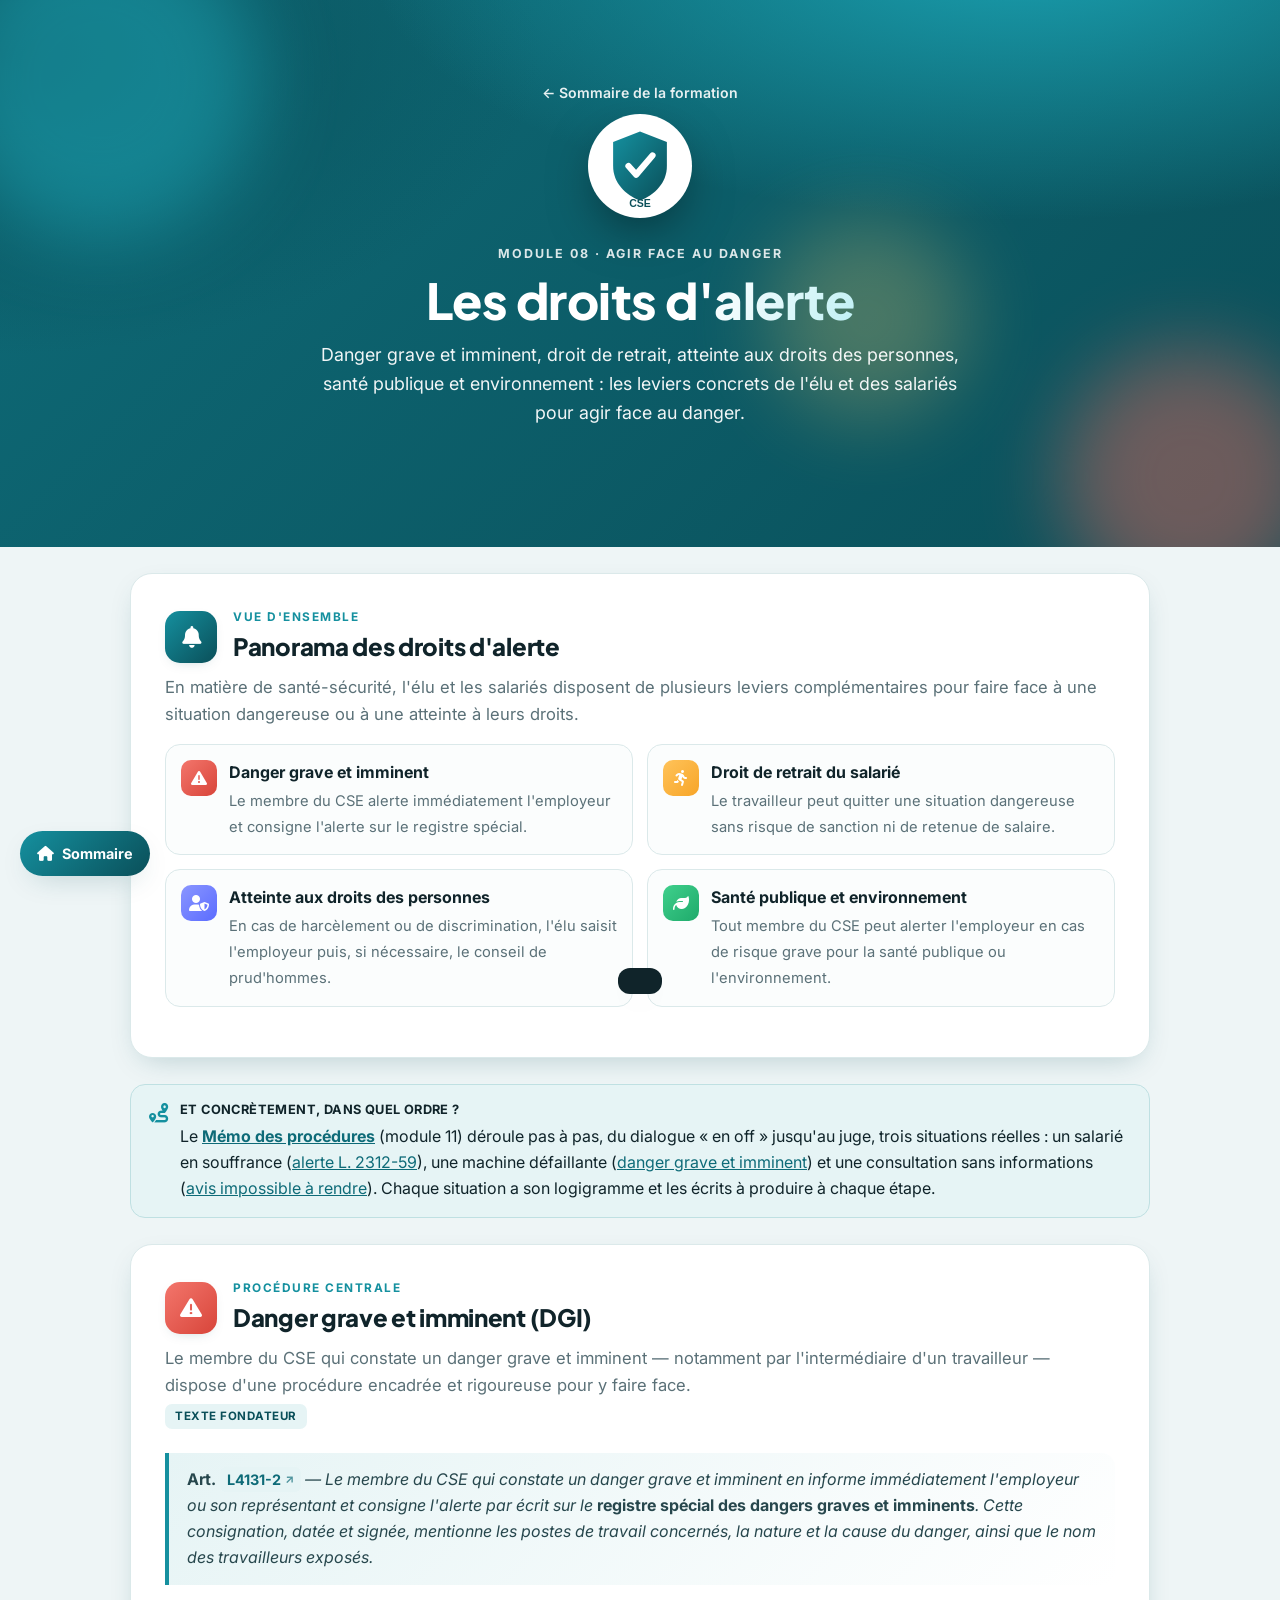
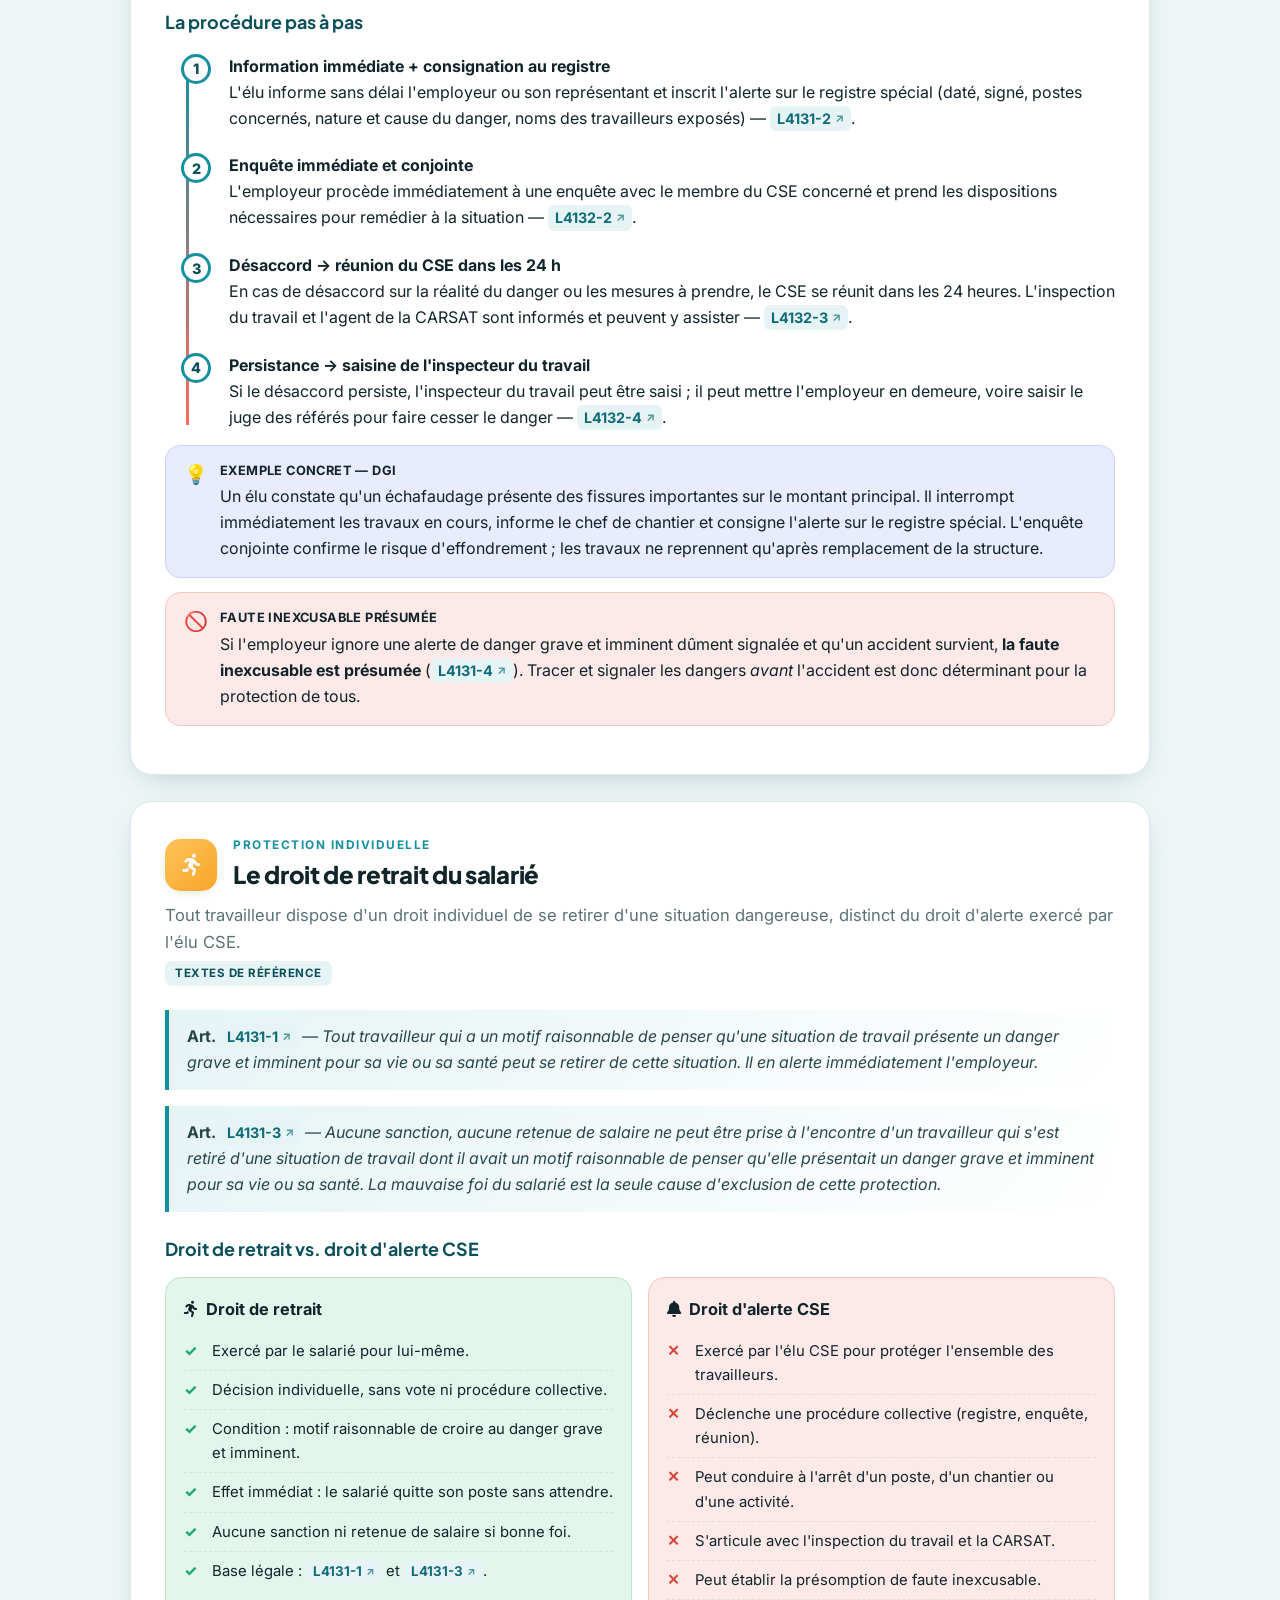
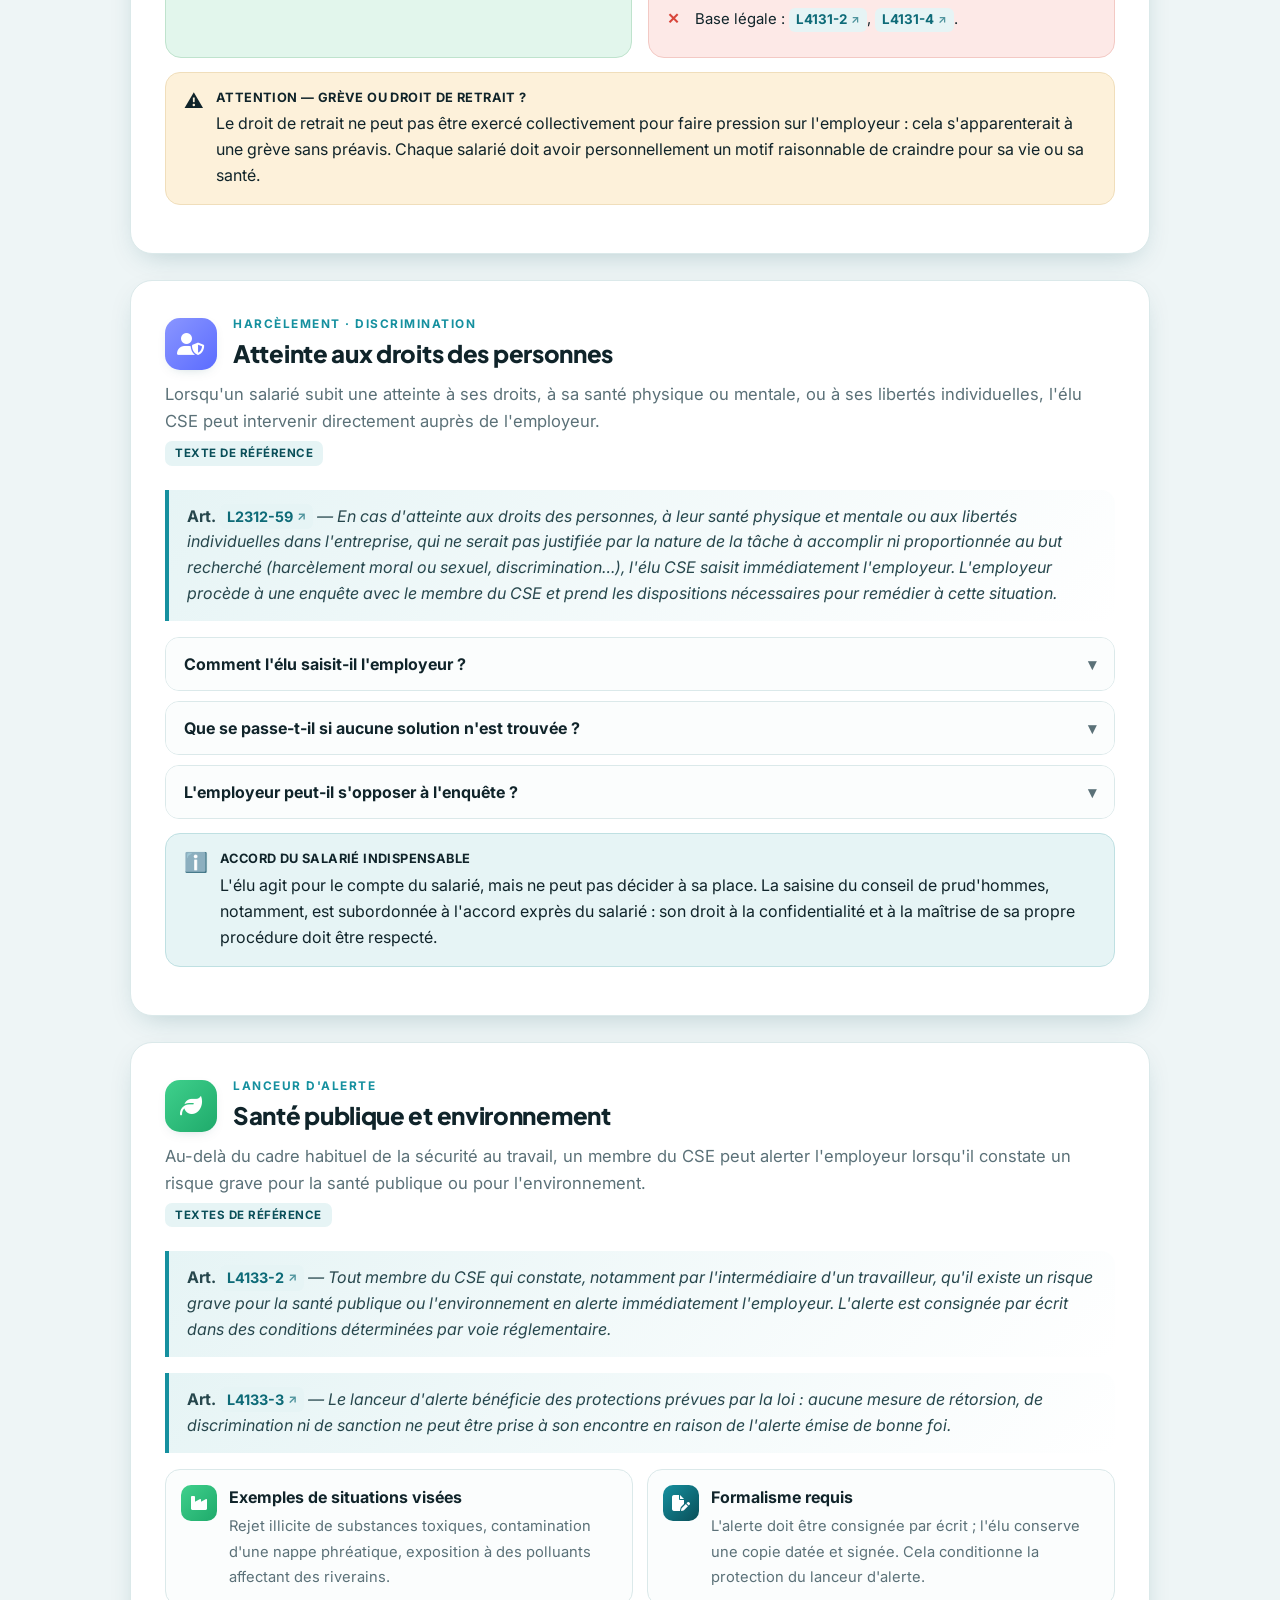
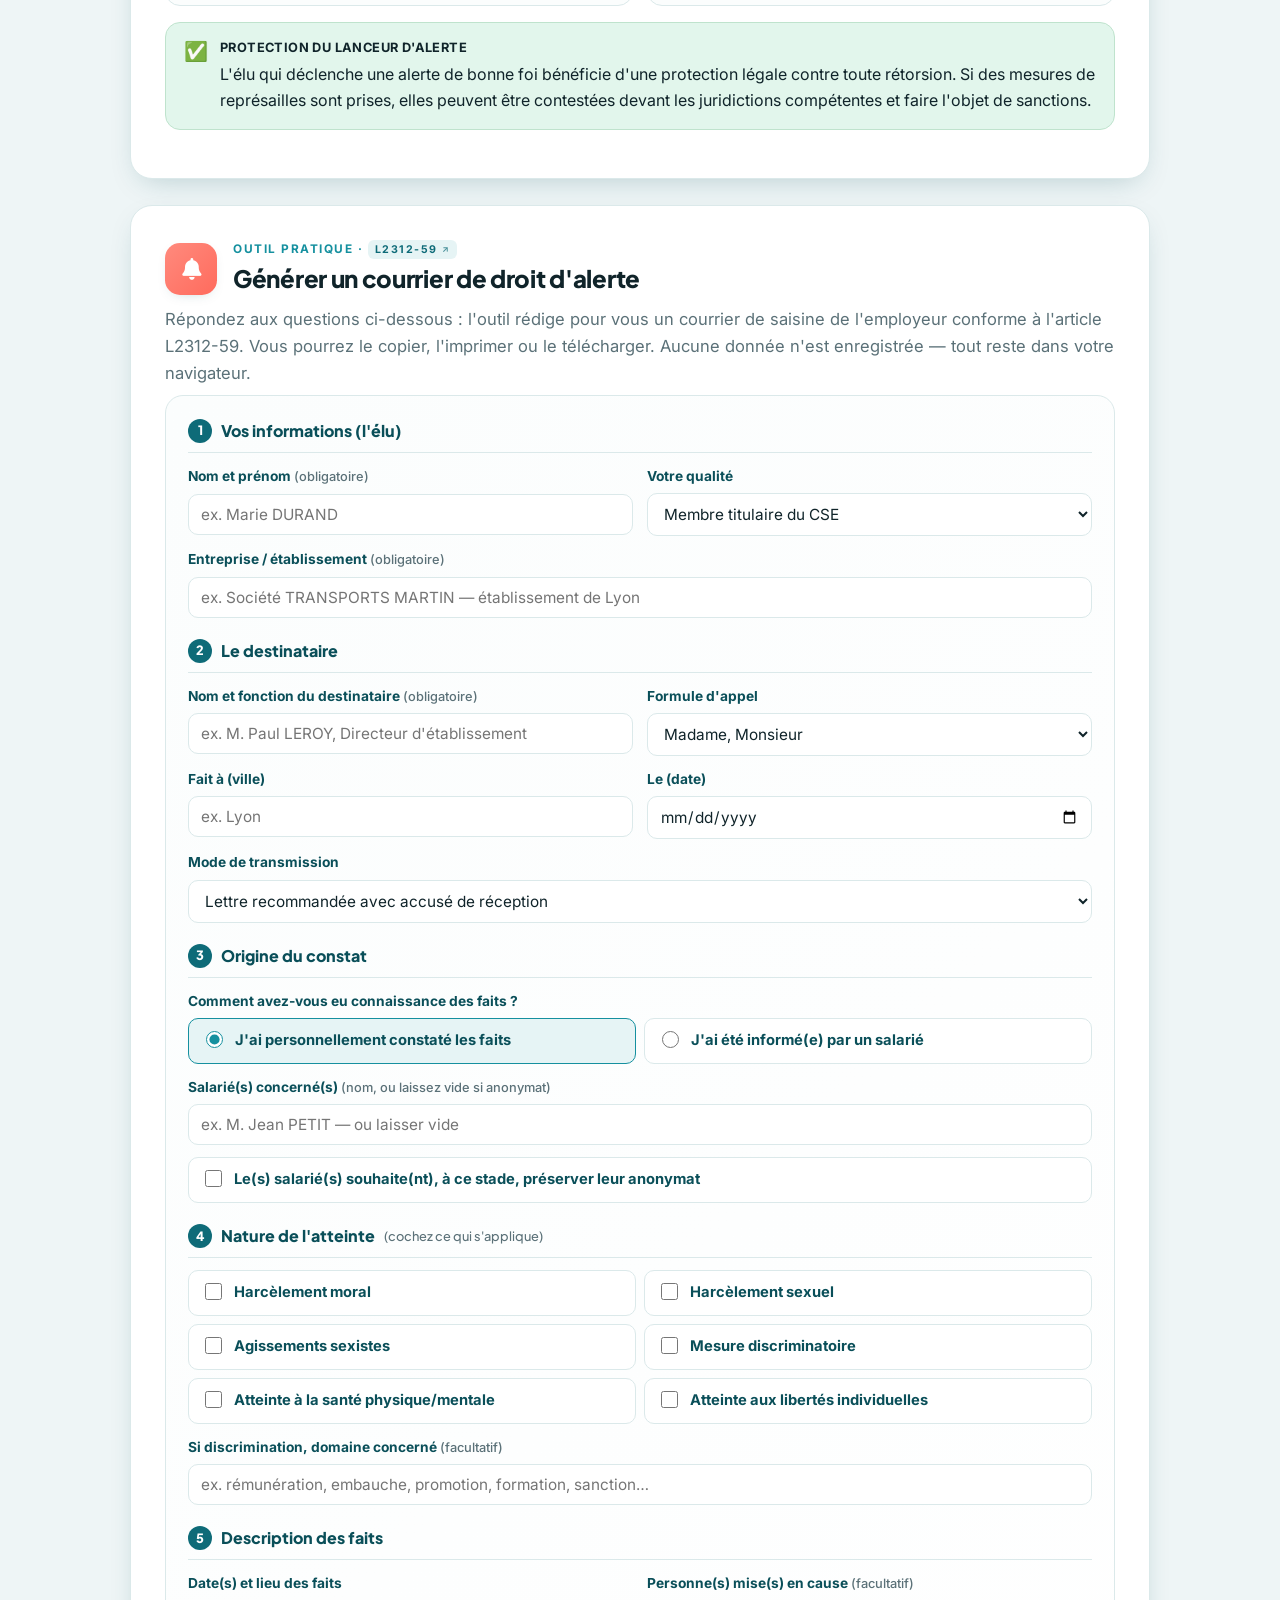
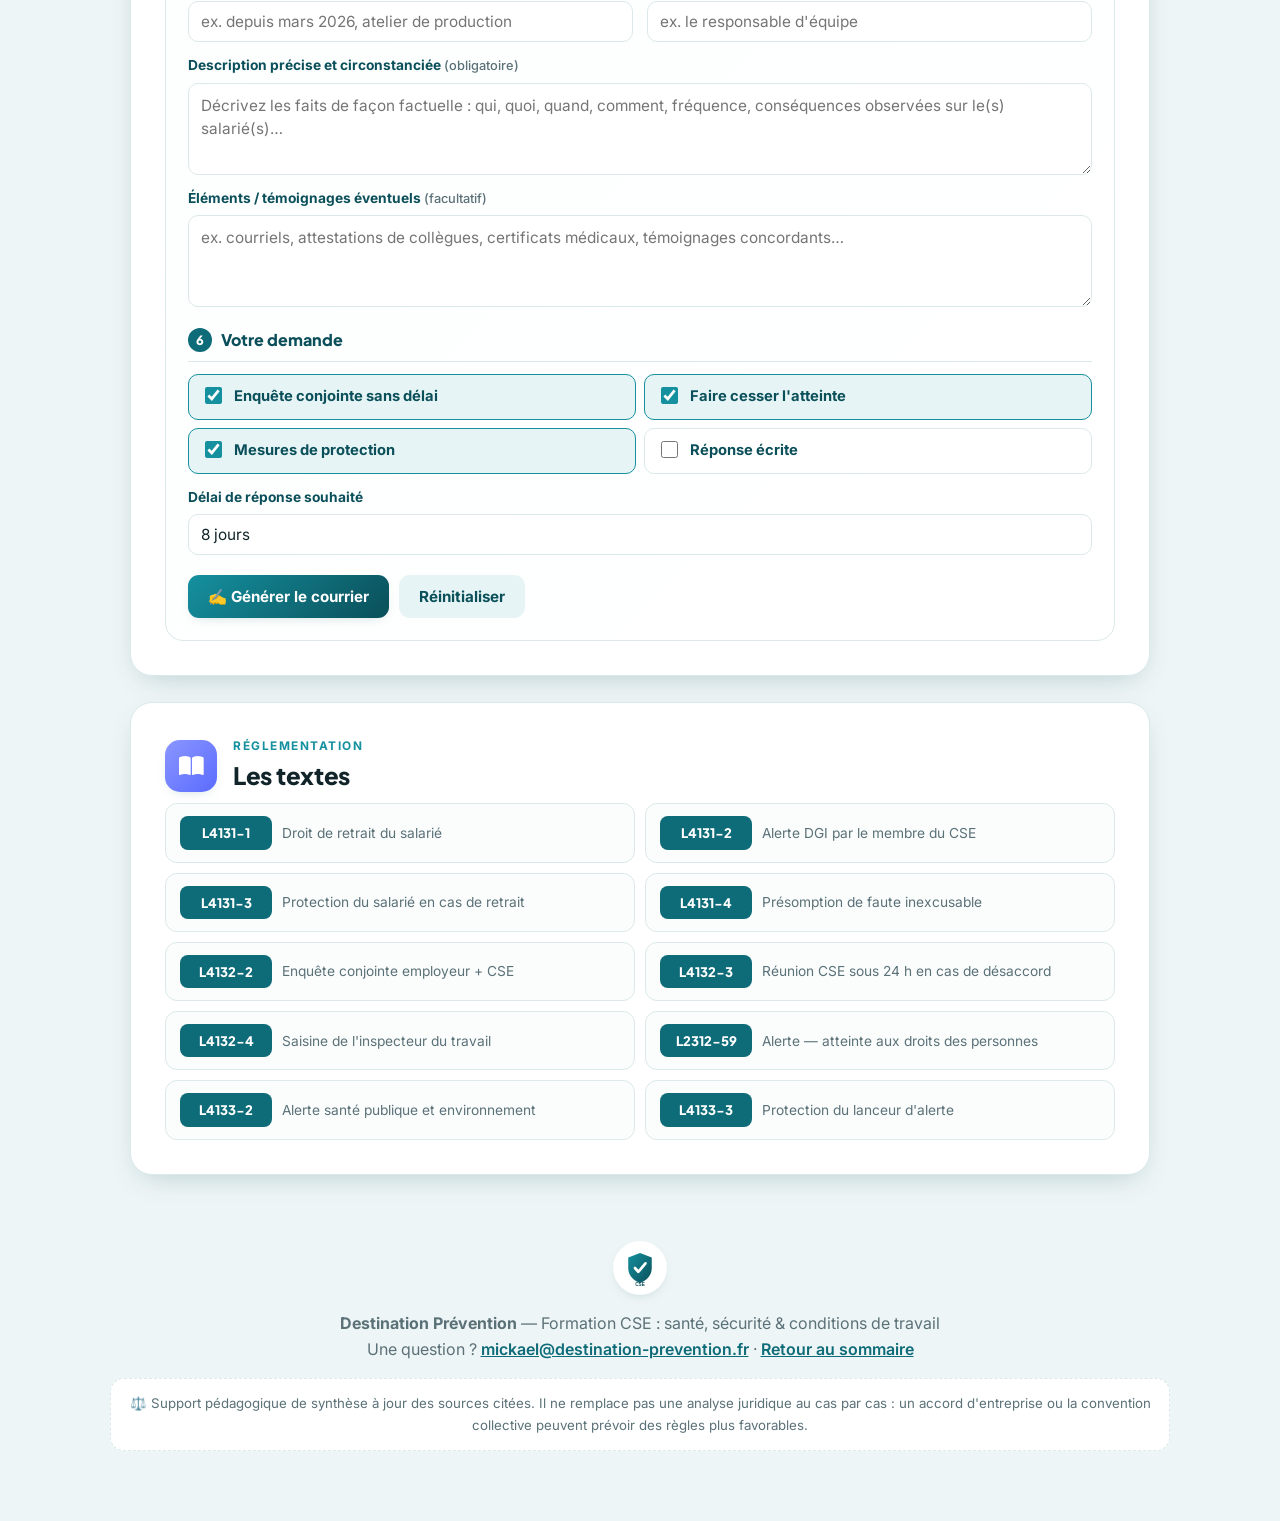
<file: alertes.html>
<!DOCTYPE html>

<html lang="fr">
<head>
<meta charset="utf-8"/>
<meta content="width=device-width, initial-scale=1.0" name="viewport"/>
<title>Les droits d'alerte — Formation CSE SSCT · Destination Prévention</title>
<link href="logo.svg" rel="icon"/>
<link href="https://fonts.googleapis.com" rel="preconnect"/>
<link crossorigin="" href="https://fonts.gstatic.com" rel="preconnect"/>
<link href="https://fonts.googleapis.com/css2?family=Plus+Jakarta+Sans:wght@400;500;600;700;800&amp;family=Inter:wght@400;500;600&amp;display=swap" rel="stylesheet"/>
<link href="styles.css" rel="stylesheet"/>
<link href="https://cdnjs.cloudflare.com/ajax/libs/font-awesome/6.5.2/css/all.min.css" referrerpolicy="no-referrer" rel="stylesheet"/>
</head>
<body>
<div id="progress"></div>
<nav class="bar" id="nav">
<div class="wrap">
<a class="lg" href="index.html"><img alt="" class="mark" src="logo.svg"/> Formation CSE SSCT</a>
<div class="links">
<a href="#panorama">Panorama</a>
<a href="#dgi">Danger grave et imminent</a>
<a href="#retrait">Droit de retrait</a>
<a href="#atteinte">Atteinte aux droits</a>
<a href="#sante-pub">Santé publique</a>

<a href="#generateur">Courrier d'alerte</a>
      <a href="#regl">Réglementation</a>
      <a href="outils-instances.html">En séance</a>
    </div>
</div>
</nav>
<header class="hero">
<div class="blob b1"></div><div class="blob b2"></div><div class="blob b3"></div>
<div class="wrap">
<div class="crumb"><a href="index.html">← Sommaire de la formation</a></div>
<div class="logo-wrap"><img alt="Destination Prévention" src="logo.svg" style="width:96px;height:96px"/></div>
<span class="kick">Module 08 · Agir face au danger</span>
<h1>Les droits d'<span class="hl">alerte</span></h1>
<p class="sub">Danger grave et imminent, droit de retrait, atteinte aux droits des personnes, santé publique et environnement : les leviers concrets de l'élu et des salariés pour agir face au danger.</p>
</div>
</header>
<main class="wrap">
<!-- PANORAMA -->
<section id="panorama">
<div class="sec-head">
<div class="sec-ico t-teal"><i class="fa-solid fa-bell"></i></div>
<div><div class="kicker">Vue d'ensemble</div><h2>Panorama des droits d'alerte</h2></div>
</div>
<p class="lead">En matière de santé-sécurité, l'élu et les salariés disposent de plusieurs leviers complémentaires pour faire face à une situation dangereuse ou à une atteinte à leurs droits.</p>
<div class="feat">
<div class="f"><div class="fi t-red"><i class="fa-solid fa-triangle-exclamation"></i></div><div><b>Danger grave et imminent</b><span>Le membre du CSE alerte immédiatement l'employeur et consigne l'alerte sur le registre spécial.</span></div></div>
<div class="fi t-amber" style="display:none"></div>
<div class="f"><div class="fi t-amber"><i class="fa-solid fa-person-running"></i></div><div><b>Droit de retrait du salarié</b><span>Le travailleur peut quitter une situation dangereuse sans risque de sanction ni de retenue de salaire.</span></div></div>
<div class="f"><div class="fi t-indigo"><i class="fa-solid fa-user-shield"></i></div><div><b>Atteinte aux droits des personnes</b><span>En cas de harcèlement ou de discrimination, l'élu saisit l'employeur puis, si nécessaire, le conseil de prud'hommes.</span></div></div>
<div class="f"><div class="fi t-green"><i class="fa-solid fa-leaf"></i></div><div><b>Santé publique et environnement</b><span>Tout membre du CSE peut alerter l'employeur en cas de risque grave pour la santé publique ou l'environnement.</span></div></div>
</div>
</section>
<!-- DANGER GRAVE ET IMMINENT -->
    <div class="note n-info">
      <span class="ni"><i class="fa-solid fa-route" style="color:var(--teal-2)"></i></span>
      <div>
        <span class="tag">Et concrètement, dans quel ordre ?</span>
        <p>Le <a href="procedures.html"><b>Mémo des procédures</b></a> (module 11) déroule pas à pas, du dialogue « en off » jusqu'au juge, trois situations réelles : un salarié en souffrance (<a href="procedures.html#case-rps">alerte L. 2312-59</a>), une machine défaillante (<a href="procedures.html#case-dgi">danger grave et imminent</a>) et une consultation sans informations (<a href="procedures.html#case-info">avis impossible à rendre</a>). Chaque situation a son logigramme et les écrits à produire à chaque étape.</p>
      </div>
    </div>

  <section id="dgi">
<div class="sec-head">
<div class="sec-ico t-red"><i class="fa-solid fa-triangle-exclamation"></i></div>
<div><div class="kicker">Procédure centrale</div><h2>Danger grave et imminent (DGI)</h2></div>
</div>
<p class="lead">Le membre du CSE qui constate un danger grave et imminent — notamment par l'intermédiaire d'un travailleur — dispose d'une procédure encadrée et rigoureuse pour y faire face.</p>
<span class="chips-law">Texte fondateur</span>
<blockquote class="art"><b>Art. <a class="lf" href="https://www.legifrance.gouv.fr/codes/article_lc/LEGIARTI000035653297" rel="noopener" target="_blank">L4131-2</a></b> — Le membre du CSE qui constate un danger grave et imminent en informe immédiatement l'employeur ou son représentant et consigne l'alerte par écrit sur le <b>registre spécial des dangers graves et imminents</b>. Cette consignation, datée et signée, mentionne les postes de travail concernés, la nature et la cause du danger, ainsi que le nom des travailleurs exposés.</blockquote>
<h3 class="sub">La procédure pas à pas</h3>
<div class="tl">
<div class="step">
<div class="dot">1</div>
<b>Information immédiate + consignation au registre</b>
        L'élu informe sans délai l'employeur ou son représentant et inscrit l'alerte sur le registre spécial (daté, signé, postes concernés, nature et cause du danger, noms des travailleurs exposés) — <a class="lf" href="https://www.legifrance.gouv.fr/codes/article_lc/LEGIARTI000035653297" rel="noopener" target="_blank">L4131-2</a>.
      </div>
<div class="step">
<div class="dot">2</div>
<b>Enquête immédiate et conjointe</b>
        L'employeur procède immédiatement à une enquête avec le membre du CSE concerné et prend les dispositions nécessaires pour remédier à la situation — <a class="lf" href="https://www.legifrance.gouv.fr/codes/article_lc/LEGIARTI000035653288" rel="noopener" target="_blank">L4132-2</a>.
      </div>
<div class="step">
<div class="dot">3</div>
<b>Désaccord → réunion du CSE dans les 24 h</b>
        En cas de désaccord sur la réalité du danger ou les mesures à prendre, le CSE se réunit dans les 24 heures. L'inspection du travail et l'agent de la CARSAT sont informés et peuvent y assister — <a class="lf" href="https://www.legifrance.gouv.fr/codes/article_lc/LEGIARTI000035653284" rel="noopener" target="_blank">L4132-3</a>.
      </div>
<div class="step">
<div class="dot">4</div>
<b>Persistance → saisine de l'inspecteur du travail</b>
        Si le désaccord persiste, l'inspecteur du travail peut être saisi ; il peut mettre l'employeur en demeure, voire saisir le juge des référés pour faire cesser le danger — <a class="lf" href="https://www.legifrance.gouv.fr/codes/article_lc/LEGIARTI000035653278" rel="noopener" target="_blank">L4132-4</a>.
      </div>
</div>
<div class="note n-ex"><span class="ni">💡</span><div><span class="tag">Exemple concret — DGI</span><p>Un élu constate qu'un échafaudage présente des fissures importantes sur le montant principal. Il interrompt immédiatement les travaux en cours, informe le chef de chantier et consigne l'alerte sur le registre spécial. L'enquête conjointe confirme le risque d'effondrement ; les travaux ne reprennent qu'après remplacement de la structure.</p></div></div>
<div class="note n-no"><span class="ni">🚫</span><div><span class="tag">Faute inexcusable présumée</span><p>Si l'employeur ignore une alerte de danger grave et imminent dûment signalée et qu'un accident survient, <b>la faute inexcusable est présumée</b> (<a class="lf" href="https://www.legifrance.gouv.fr/codes/article_lc/LEGIARTI000035653293" rel="noopener" target="_blank">L4131-4</a>). Tracer et signaler les dangers <em>avant</em> l'accident est donc déterminant pour la protection de tous.</p></div></div>
</section>
<!-- DROIT DE RETRAIT -->
<section id="retrait">
<div class="sec-head">
<div class="sec-ico t-amber"><i class="fa-solid fa-person-running"></i></div>
<div><div class="kicker">Protection individuelle</div><h2>Le droit de retrait du salarié</h2></div>
</div>
<p class="lead">Tout travailleur dispose d'un droit individuel de se retirer d'une situation dangereuse, distinct du droit d'alerte exercé par l'élu CSE.</p>
<span class="chips-law">Textes de référence</span>
<blockquote class="art"><b>Art. <a class="lf" href="https://www.legifrance.gouv.fr/codes/article_lc/LEGIARTI000006903155" rel="noopener" target="_blank">L4131-1</a></b> — Tout travailleur qui a un motif raisonnable de penser qu'une situation de travail présente un danger grave et imminent pour sa vie ou sa santé peut se retirer de cette situation. Il en alerte immédiatement l'employeur.</blockquote>
<blockquote class="art"><b>Art. <a class="lf" href="https://www.legifrance.gouv.fr/codes/article_lc/LEGIARTI000006903157" rel="noopener" target="_blank">L4131-3</a></b> — Aucune sanction, aucune retenue de salaire ne peut être prise à l'encontre d'un travailleur qui s'est retiré d'une situation de travail dont il avait un motif raisonnable de penser qu'elle présentait un danger grave et imminent pour sa vie ou sa santé. La mauvaise foi du salarié est la seule cause d'exclusion de cette protection.</blockquote>
<h3 class="sub">Droit de retrait vs. droit d'alerte CSE</h3>
<div class="dd">
<div class="col can">
<h4><i class="fa-solid fa-person-running"></i> Droit de retrait</h4>
<ul>
<li>Exercé par le salarié pour lui-même.</li>
<li>Décision individuelle, sans vote ni procédure collective.</li>
<li>Condition : motif raisonnable de croire au danger grave et imminent.</li>
<li>Effet immédiat : le salarié quitte son poste sans attendre.</li>
<li>Aucune sanction ni retenue de salaire si bonne foi.</li>
<li>Base légale : <a class="lf" href="https://www.legifrance.gouv.fr/codes/article_lc/LEGIARTI000006903155" rel="noopener" target="_blank">L4131-1</a> et <a class="lf" href="https://www.legifrance.gouv.fr/codes/article_lc/LEGIARTI000006903157" rel="noopener" target="_blank">L4131-3</a>.</li>
</ul>
</div>
<div class="col cant">
<h4><i class="fa-solid fa-bell"></i> Droit d'alerte CSE</h4>
<ul>
<li>Exercé par l'élu CSE pour protéger l'ensemble des travailleurs.</li>
<li>Déclenche une procédure collective (registre, enquête, réunion).</li>
<li>Peut conduire à l'arrêt d'un poste, d'un chantier ou d'une activité.</li>
<li>S'articule avec l'inspection du travail et la CARSAT.</li>
<li>Peut établir la présomption de faute inexcusable.</li>
<li>Base légale : <a class="lf" href="https://www.legifrance.gouv.fr/codes/article_lc/LEGIARTI000035653297" rel="noopener" target="_blank">L4131-2</a>, <a class="lf" href="https://www.legifrance.gouv.fr/codes/article_lc/LEGIARTI000035653293" rel="noopener" target="_blank">L4131-4</a>.</li>
</ul>
</div>
</div>
<div class="note n-warn"><span class="ni">⚠️</span><div><span class="tag">Attention — grève ou droit de retrait ?</span><p>Le droit de retrait ne peut pas être exercé collectivement pour faire pression sur l'employeur : cela s'apparenterait à une grève sans préavis. Chaque salarié doit avoir personnellement un motif raisonnable de craindre pour sa vie ou sa santé.</p></div></div>
</section>
<!-- ATTEINTE AUX DROITS DES PERSONNES -->
<section id="atteinte">
<div class="sec-head">
<div class="sec-ico t-indigo"><i class="fa-solid fa-user-shield"></i></div>
<div><div class="kicker">Harcèlement · Discrimination</div><h2>Atteinte aux droits des personnes</h2></div>
</div>
<p class="lead">Lorsqu'un salarié subit une atteinte à ses droits, à sa santé physique ou mentale, ou à ses libertés individuelles, l'élu CSE peut intervenir directement auprès de l'employeur.</p>
<span class="chips-law">Texte de référence</span>
<blockquote class="art"><b>Art. <a class="lf" href="https://www.legifrance.gouv.fr/codes/article_lc/LEGIARTI000038791189" rel="noopener" target="_blank">L2312-59</a></b> — En cas d'atteinte aux droits des personnes, à leur santé physique et mentale ou aux libertés individuelles dans l'entreprise, qui ne serait pas justifiée par la nature de la tâche à accomplir ni proportionnée au but recherché (harcèlement moral ou sexuel, discrimination…), l'élu CSE saisit immédiatement l'employeur. L'employeur procède à une enquête avec le membre du CSE et prend les dispositions nécessaires pour remédier à cette situation.</blockquote>
<div class="acc"><button>Comment l'élu saisit-il l'employeur ?<span class="chev">▾</span></button><div class="body"><div class="inner"><p>La saisine s'effectue par écrit (courrier ou courriel) adressé à l'employeur ou à son représentant. L'élu expose les faits constatés, les personnes concernées et la nature de l'atteinte présumée. Il est recommandé de conserver une copie et de demander un accusé de réception.</p></div></div></div>
<div class="acc"><button>Que se passe-t-il si aucune solution n'est trouvée ?<span class="chev">▾</span></button><div class="body"><div class="inner"><p>En cas d'absence de solution ou de divergence sur les mesures à prendre, l'élu peut saisir le <b>conseil de prud'hommes</b>, qui statue selon la procédure accélérée au fond. Cette saisine ne peut intervenir qu'avec l'<b>accord du salarié concerné</b> : il s'agit de ses droits propres.</p></div></div></div>
<div class="acc"><button>L'employeur peut-il s'opposer à l'enquête ?<span class="chev">▾</span></button><div class="body"><div class="inner"><p>Non. L'enquête conjointe est un droit de l'élu prévu par la loi. S'opposer à cette enquête constitue un obstacle à l'exercice des prérogatives du CSE, susceptible de caractériser un délit d'entrave.</p></div></div></div>
<div class="note n-info"><span class="ni">ℹ️</span><div><span class="tag">Accord du salarié indispensable</span><p>L'élu agit pour le compte du salarié, mais ne peut pas décider à sa place. La saisine du conseil de prud'hommes, notamment, est subordonnée à l'accord exprès du salarié : son droit à la confidentialité et à la maîtrise de sa propre procédure doit être respecté.</p></div></div>
</section>
<!-- SANTÉ PUBLIQUE ET ENVIRONNEMENT -->
<section id="sante-pub">
<div class="sec-head">
<div class="sec-ico t-green"><i class="fa-solid fa-leaf"></i></div>
<div><div class="kicker">Lanceur d'alerte</div><h2>Santé publique et environnement</h2></div>
</div>
<p class="lead">Au-delà du cadre habituel de la sécurité au travail, un membre du CSE peut alerter l'employeur lorsqu'il constate un risque grave pour la santé publique ou pour l'environnement.</p>
<span class="chips-law">Textes de référence</span>
<blockquote class="art"><b>Art. <a class="lf" href="https://www.legifrance.gouv.fr/codes/article_lc/LEGIARTI000045391796" rel="noopener" target="_blank">L4133-2</a></b> — Tout membre du CSE qui constate, notamment par l'intermédiaire d'un travailleur, qu'il existe un risque grave pour la santé publique ou l'environnement en alerte immédiatement l'employeur. L'alerte est consignée par écrit dans des conditions déterminées par voie réglementaire.</blockquote>
<blockquote class="art"><b>Art. <a class="lf" href="https://www.legifrance.gouv.fr/codes/article_lc/LEGIARTI000045391791" rel="noopener" target="_blank">L4133-3</a></b> — Le lanceur d'alerte bénéficie des protections prévues par la loi : aucune mesure de rétorsion, de discrimination ni de sanction ne peut être prise à son encontre en raison de l'alerte émise de bonne foi.</blockquote>
<div class="feat">
<div class="f"><div class="fi t-green"><i class="fa-solid fa-industry"></i></div><div><b>Exemples de situations visées</b><span>Rejet illicite de substances toxiques, contamination d'une nappe phréatique, exposition à des polluants affectant des riverains.</span></div></div>
<div class="f"><div class="fi t-teal"><i class="fa-solid fa-file-pen"></i></div><div><b>Formalisme requis</b><span>L'alerte doit être consignée par écrit ; l'élu conserve une copie datée et signée. Cela conditionne la protection du lanceur d'alerte.</span></div></div>
</div>
<div class="note n-ok"><span class="ni">✅</span><div><span class="tag">Protection du lanceur d'alerte</span><p>L'élu qui déclenche une alerte de bonne foi bénéficie d'une protection légale contre toute rétorsion. Si des mesures de représailles sont prises, elles peuvent être contestées devant les juridictions compétentes et faire l'objet de sanctions.</p></div></div>
</section>
<!-- JURISPRUDENCE -->

<!-- RÉGLEMENTATION -->
  <!-- GÉNÉRATEUR DE COURRIER -->
  <section id="generateur">
    <div class="sec-head">
      <div class="sec-ico t-coral"><i class="fa-solid fa-bell"></i></div>
      <div><div class="kicker">Outil pratique · <a class="lf" href="https://www.legifrance.gouv.fr/codes/article_lc/LEGIARTI000038791189" target="_blank" rel="noopener">L2312-59</a></div><h2>Générer un courrier de droit d'alerte</h2></div>
    </div>
    <p class="lead">Répondez aux questions ci-dessous : l'outil rédige pour vous un courrier de saisine de l'employeur conforme à l'article L2312-59. Vous pourrez le copier, l'imprimer ou le télécharger. Aucune donnée n'est enregistrée — tout reste dans votre navigateur.</p>

    <div class="gen" id="gen">

      <div class="grp">
        <div class="grp-t"><span class="stepn">1</span> Vos informations (l'élu)</div>
        <div class="row">
          <div class="fld"><label for="g-nom">Nom et prénom <span class="hintl">(obligatoire)</span></label><input type="text" id="g-nom" placeholder="ex. Marie DURAND"></div>
          <div class="fld"><label for="g-qualite">Votre qualité</label>
            <select id="g-qualite">
              <option>Membre titulaire du CSE</option>
              <option>Membre suppléant du CSE</option>
              <option>Membre de la délégation du personnel au CSE</option>
              <option>Référent en matière de lutte contre le harcèlement sexuel et les agissements sexistes</option>
            </select>
          </div>
        </div>
        <div class="fld full"><label for="g-entreprise">Entreprise / établissement <span class="hintl">(obligatoire)</span></label><input type="text" id="g-entreprise" placeholder="ex. Société TRANSPORTS MARTIN — établissement de Lyon"></div>
      </div>

      <div class="grp">
        <div class="grp-t"><span class="stepn">2</span> Le destinataire</div>
        <div class="row">
          <div class="fld"><label for="g-dest">Nom et fonction du destinataire <span class="hintl">(obligatoire)</span></label><input type="text" id="g-dest" placeholder="ex. M. Paul LEROY, Directeur d'établissement"></div>
          <div class="fld"><label for="g-civ">Formule d'appel</label>
            <select id="g-civ"><option>Madame, Monsieur</option><option>Madame</option><option>Monsieur</option></select>
          </div>
        </div>
        <div class="row">
          <div class="fld"><label for="g-ville">Fait à (ville)</label><input type="text" id="g-ville" placeholder="ex. Lyon"></div>
          <div class="fld"><label for="g-date">Le (date)</label><input type="date" id="g-date"></div>
        </div>
        <div class="fld full"><label for="g-envoi">Mode de transmission</label>
          <select id="g-envoi">
            <option>Lettre recommandée avec accusé de réception</option>
            <option>Remise en main propre contre décharge</option>
            <option>Courriel avec accusé de réception</option>
          </select>
        </div>
      </div>

      <div class="grp">
        <div class="grp-t"><span class="stepn">3</span> Origine du constat</div>
        <div class="fld full"><label>Comment avez-vous eu connaissance des faits ?</label>
          <div class="radio-line">
            <label class="chk on"><input type="radio" name="g-origine" value="constat" checked> J'ai personnellement constaté les faits</label>
            <label class="chk"><input type="radio" name="g-origine" value="salarie"> J'ai été informé(e) par un salarié</label>
          </div>
        </div>
        <div class="fld full"><label for="g-salarie">Salarié(s) concerné(s) <span class="hintl">(nom, ou laissez vide si anonymat)</span></label><input type="text" id="g-salarie" placeholder="ex. M. Jean PETIT — ou laisser vide"></div>
        <label class="chk" id="g-anon-wrap"><input type="checkbox" id="g-anon"> Le(s) salarié(s) souhaite(nt), à ce stade, préserver leur anonymat</label>
      </div>

      <div class="grp">
        <div class="grp-t"><span class="stepn">4</span> Nature de l'atteinte <span class="hintl" style="font-weight:500">(cochez ce qui s'applique)</span></div>
        <div class="chk-grid" id="g-nature">
          <label class="chk"><input type="checkbox" value="de faits de harcèlement moral"> Harcèlement moral</label>
          <label class="chk"><input type="checkbox" value="de faits de harcèlement sexuel"> Harcèlement sexuel</label>
          <label class="chk"><input type="checkbox" value="d'agissements sexistes"> Agissements sexistes</label>
          <label class="chk"><input type="checkbox" value="d'une mesure discriminatoire"> Mesure discriminatoire</label>
          <label class="chk"><input type="checkbox" value="d'une atteinte à la santé physique ou mentale d'un ou plusieurs salariés"> Atteinte à la santé physique/mentale</label>
          <label class="chk"><input type="checkbox" value="d'une atteinte aux libertés individuelles"> Atteinte aux libertés individuelles</label>
        </div>
        <div class="fld full" style="margin-top:12px"><label for="g-disc">Si discrimination, domaine concerné <span class="hintl">(facultatif)</span></label><input type="text" id="g-disc" placeholder="ex. rémunération, embauche, promotion, formation, sanction…"></div>
      </div>

      <div class="grp">
        <div class="grp-t"><span class="stepn">5</span> Description des faits</div>
        <div class="row">
          <div class="fld"><label for="g-quand">Date(s) et lieu des faits</label><input type="text" id="g-quand" placeholder="ex. depuis mars 2026, atelier de production"></div>
          <div class="fld"><label for="g-mis">Personne(s) mise(s) en cause <span class="hintl">(facultatif)</span></label><input type="text" id="g-mis" placeholder="ex. le responsable d'équipe"></div>
        </div>
        <div class="fld full"><label for="g-faits">Description précise et circonstanciée <span class="hintl">(obligatoire)</span></label><textarea id="g-faits" placeholder="Décrivez les faits de façon factuelle : qui, quoi, quand, comment, fréquence, conséquences observées sur le(s) salarié(s)…"></textarea></div>
        <div class="fld full"><label for="g-preuves">Éléments / témoignages éventuels <span class="hintl">(facultatif)</span></label><textarea id="g-preuves" placeholder="ex. courriels, attestations de collègues, certificats médicaux, témoignages concordants…"></textarea></div>
      </div>

      <div class="grp">
        <div class="grp-t"><span class="stepn">6</span> Votre demande</div>
        <div class="chk-grid">
          <label class="chk on"><input type="checkbox" class="g-dem" value="de procéder sans délai à une enquête conjointe, conformément à l'article L. 2312-59 du Code du travail" checked> Enquête conjointe sans délai</label>
          <label class="chk on"><input type="checkbox" class="g-dem" value="de prendre sans délai les mesures nécessaires pour faire cesser cette atteinte" checked> Faire cesser l'atteinte</label>
          <label class="chk on"><input type="checkbox" class="g-dem" value="de mettre en œuvre les mesures de protection nécessaires au bénéfice du ou des salariés concernés" checked> Mesures de protection</label>
          <label class="chk"><input type="checkbox" class="g-dem" value="de m'informer par écrit des suites données à la présente saisine"> Réponse écrite</label>
        </div>
        <div class="fld full" style="margin-top:12px"><label for="g-delai">Délai de réponse souhaité</label><input type="text" id="g-delai" value="8 jours"></div>
      </div>

      <div class="gen-actions">
        <button class="btn btn-primary" id="g-gen" type="button">✍ Générer le courrier</button>
        <button class="btn btn-ghost" id="g-reset" type="button">Réinitialiser</button>
      </div>
    </div>

    <div class="gen-out" id="gen-out">
      <h3 class="sub">Votre courrier</h3>
      <div class="letter" id="print-area"></div>
      <div class="gen-actions">
        <button class="btn btn-primary" id="g-copy" type="button">📋 Copier le texte</button>
        <button class="btn btn-ghost" id="g-word" type="button">📄 Word (.doc)</button>
        <button class="btn btn-ghost" id="g-print" type="button">🖨 Imprimer / PDF</button>
        <button class="btn btn-ghost" id="g-dl" type="button">⬇ Télécharger (.txt)</button>
      </div>
      <p class="gen-warn">⚠️ Ce courrier est un modèle généré automatiquement à partir de vos réponses. Relisez-le et adaptez-le à votre situation avant envoi. Conservez une preuve d'envoi (accusé de réception ou décharge). En cas de doute, contactez <a href="mailto:mickael@destination-prevention.fr">mickael@destination-prevention.fr</a>.</p>
    </div>
  </section>

<section id="regl">
<div class="sec-head">
<div class="sec-ico t-indigo"><i class="fa-solid fa-book-open"></i></div>
<div><div class="kicker">Réglementation</div><h2>Les textes</h2></div>
</div>
<div class="regl">
<a href="https://www.legifrance.gouv.fr/codes/article_lc/LEGIARTI000006903155" rel="noopener" target="_blank"><span class="code">L4131-1</span><span>Droit de retrait du salarié</span></a>
<a href="https://www.legifrance.gouv.fr/codes/article_lc/LEGIARTI000035653297" rel="noopener" target="_blank"><span class="code">L4131-2</span><span>Alerte DGI par le membre du CSE</span></a>
<a href="https://www.legifrance.gouv.fr/codes/article_lc/LEGIARTI000006903157" rel="noopener" target="_blank"><span class="code">L4131-3</span><span>Protection du salarié en cas de retrait</span></a>
<a href="https://www.legifrance.gouv.fr/codes/article_lc/LEGIARTI000035653293" rel="noopener" target="_blank"><span class="code">L4131-4</span><span>Présomption de faute inexcusable</span></a>
<a href="https://www.legifrance.gouv.fr/codes/article_lc/LEGIARTI000035653288" rel="noopener" target="_blank"><span class="code">L4132-2</span><span>Enquête conjointe employeur + CSE</span></a>
<a href="https://www.legifrance.gouv.fr/codes/article_lc/LEGIARTI000035653284" rel="noopener" target="_blank"><span class="code">L4132-3</span><span>Réunion CSE sous 24 h en cas de désaccord</span></a>
<a href="https://www.legifrance.gouv.fr/codes/article_lc/LEGIARTI000035653278" rel="noopener" target="_blank"><span class="code">L4132-4</span><span>Saisine de l'inspecteur du travail</span></a>
<a href="https://www.legifrance.gouv.fr/codes/article_lc/LEGIARTI000038791189" rel="noopener" target="_blank"><span class="code">L2312-59</span><span>Alerte — atteinte aux droits des personnes</span></a>
<a href="https://www.legifrance.gouv.fr/codes/article_lc/LEGIARTI000045391796" rel="noopener" target="_blank"><span class="code">L4133-2</span><span>Alerte santé publique et environnement</span></a>
<a href="https://www.legifrance.gouv.fr/codes/article_lc/LEGIARTI000045391791" rel="noopener" target="_blank"><span class="code">L4133-3</span><span>Protection du lanceur d'alerte</span></a>
</div>
</section>
</main>
<footer>
<div class="fmark"><img alt="" src="logo.svg" style="width:42px;height:42px"/></div>
<p><b>Destination Prévention</b> — Formation CSE : santé, sécurité &amp; conditions de travail<br/>
  Une question ? <a href="mailto:mickael@destination-prevention.fr">mickael@destination-prevention.fr</a> · <a href="index.html">Retour au sommaire</a></p>
<div class="disc">⚖️ Support pédagogique de synthèse à jour des sources citées. Il ne remplace pas une analyse juridique au cas par cas : un accord d'entreprise ou la convention collective peuvent prévoir des règles plus favorables.</div>
</footer>
<div id="toast"></div>
<button aria-label="Revenir en haut" class="btt" id="btt">↑</button>
<script src="app.js"></script>
<script>
(function(){
  var gen = document.getElementById('gen');
  if(!gen) return;
  var $ = function(id){ return document.getElementById(id); };

  // état visuel des cases / radios
  gen.querySelectorAll('.chk input').forEach(function(inp){
    function sync(){
      if(inp.type==='radio'){
        var grp = gen.querySelectorAll('input[name="'+inp.name+'"]');
        grp.forEach(function(r){ r.closest('.chk').classList.toggle('on', r.checked); });
      } else {
        inp.closest('.chk').classList.toggle('on', inp.checked);
      }
    }
    inp.addEventListener('change', sync); sync();
  });

  function frDate(v){
    var mois=['janvier','février','mars','avril','mai','juin','juillet','août','septembre','octobre','novembre','décembre'];
    var d = v ? new Date(v+'T00:00:00') : new Date();
    if(isNaN(d)) d=new Date();
    return d.getDate()+' '+mois[d.getMonth()]+' '+d.getFullYear();
  }
  function joinFr(arr){
    if(arr.length<=1) return arr.join('');
    return arr.slice(0,-1).join(', ')+' et '+arr[arr.length-1];
  }
  function flag(el,bad){ if(el) el.classList.toggle('err-field', !!bad); }

  function build(){
    var nom=$('g-nom').value.trim();
    var ent=$('g-entreprise').value.trim();
    var dest=$('g-dest').value.trim();
    var faits=$('g-faits').value.trim();
    // validation
    var miss=false;
    [['g-nom',nom],['g-entreprise',ent],['g-dest',dest],['g-faits',faits]].forEach(function(p){
      var bad=!p[1]; flag($(p[0]),bad); if(bad) miss=true;
    });
    var natures=[].slice.call(document.querySelectorAll('#g-nature input:checked')).map(function(i){return i.value;});
    var natWrap=document.getElementById('g-nature');
    if(!natures.length){ natWrap.style.outline='2px solid var(--red)'; natWrap.style.borderRadius='10px'; miss=true; }
    else { natWrap.style.outline='none'; }
    if(miss){
      alert('Merci de compléter les champs obligatoires (nom, entreprise, destinataire, description des faits) et de cocher au moins une nature d\'atteinte.');
      return null;
    }

    var qualite=$('g-qualite').value;
    var civ=$('g-civ').value;
    var ville=$('g-ville').value.trim();
    var date=frDate($('g-date').value);
    var envoi=$('g-envoi').value;
    var origine=(document.querySelector('input[name="g-origine"]:checked')||{}).value;
    var salarie=$('g-salarie').value.trim();
    var anon=$('g-anon').checked;
    var disc=$('g-disc').value.trim();
    var quand=$('g-quand').value.trim();
    var mis=$('g-mis').value.trim();
    var preuves=$('g-preuves').value.trim();
    var delai=$('g-delai').value.trim()||'8 jours';
    var demandes=[].slice.call(document.querySelectorAll('.g-dem:checked')).map(function(i){return i.value;});
    if(!demandes.length) demandes=["de procéder sans délai à une enquête conjointe, conformément à l'article L. 2312-59 du Code du travail"];

    var natTxt = joinFr(natures);
    if(disc) natTxt += " (domaine concerné : "+disc+")";

    var L=[];
    L.push(nom);
    L.push(qualite);
    L.push("Comité social et économique — "+ent);
    L.push("");
    L.push("À l'attention de "+dest);
    L.push("");
    L.push((ville?ville+', ':'')+"le "+date);
    L.push("");
    L.push(envoi);
    L.push("");
    L.push("Objet : Exercice du droit d'alerte pour atteinte aux droits des personnes (article L. 2312-59 du Code du travail)");
    L.push("");
    L.push(civ+",");
    L.push("");
    var qualL = qualite.charAt(0).toLowerCase()+qualite.slice(1);
    var intro="En ma qualité de "+qualL+" et en application de l'article L. 2312-59 du Code du travail, je vous saisis par la présente d'une atteinte aux droits des personnes constatée au sein de l'entreprise "+ent+".";
    L.push(intro);
    L.push("");
    var orig = (origine==='salarie')
      ? "J'ai été informé(e) par un salarié de l'entreprise des faits suivants :"
      : "J'ai personnellement constaté les faits suivants :";
    L.push(orig);
    L.push("");
    var bloc="";
    if(quand) bloc += "• Date(s) et lieu : "+quand+"\n";
    if(mis) bloc += "• Personne(s) mise(s) en cause : "+mis+"\n";
    bloc += "• Description : "+faits;
    if(preuves) bloc += "\n• Éléments à l'appui : "+preuves;
    L.push(bloc);
    L.push("");
    if(anon || !salarie){
      L.push("Le ou les salariés concernés souhaitent, à ce stade, préserver leur anonymat.");
    } else {
      L.push("Salarié(s) concerné(s) : "+salarie+".");
    }
    L.push("");
    L.push("La présente saisine porte sur l'existence "+natTxt+".");
    L.push("");
    L.push("Ces faits, qui ne sont justifiés ni par la nature de la tâche à accomplir ni proportionnés au but recherché, sont constitutifs d'une atteinte aux droits des personnes, à leur santé physique et mentale ou aux libertés individuelles, au sens de l'article L. 2312-59 du Code du travail.");
    L.push("");
    L.push("En conséquence, je vous demande de bien vouloir, sans délai :");
    demandes.forEach(function(d){ L.push("— "+d+" ;"); });
    L.push("");
    L.push("Je vous remercie de m'indiquer, dans un délai de "+delai+", les suites que vous entendez donner à la présente saisine.");
    L.push("");
    L.push("Je vous rappelle qu'à défaut de solution trouvée ensemble, ou en cas de divergence sur la réalité de cette atteinte, le conseil de prud'hommes pourra être saisi et statuera selon la procédure accélérée au fond (article L. 2312-59 du Code du travail).");
    L.push("");
    L.push("Je vous prie d'agréer, "+civ+", l'expression de mes salutations distinguées.");
    L.push("");
    L.push("");
    L.push(nom);
    L.push(qualite);
    L.push("Signature :");
    return L.join("\n");
  }

  function show(txt){
    $('print-area').textContent = txt;
    var out=$('gen-out'); out.classList.add('show');
    out.scrollIntoView({behavior:'smooth', block:'start'});
  }

  $('g-gen').addEventListener('click', function(){ var t=build(); if(t) show(t); });

  $('g-copy').addEventListener('click', function(){
    var t=$('print-area').textContent;
    if(navigator.clipboard){ navigator.clipboard.writeText(t); }
    var toast=document.getElementById('toast');
    if(toast){ toast.textContent='Courrier copié ✓'; toast.classList.add('show'); setTimeout(function(){toast.classList.remove('show');},1800); }
  });

  $('g-print').addEventListener('click', function(){ window.print(); });

  $('g-dl').addEventListener('click', function(){
    var t=$('print-area').textContent;
    var blob=new Blob([t],{type:'text/plain;charset=utf-8'});
    var a=document.createElement('a');
    a.href=URL.createObjectURL(blob);
    a.download='droit-alerte-L2312-59.txt';
    document.body.appendChild(a); a.click(); document.body.removeChild(a);
  });

  function esc(s){ return s.replace(/[&<>]/g,function(c){return {'&':'&amp;','<':'&lt;','>':'&gt;'}[c];}); }
  $('g-word').addEventListener('click', function(){
    var t=$('print-area').textContent;
    var corps = t.split('\n').map(function(l){
      return l.trim()==='' ? '<p style="margin:0 0 10pt">&nbsp;</p>'
                           : '<p style="margin:0 0 4pt">'+esc(l)+'</p>';
    }).join('');
    var doc = "<html xmlns:o='urn:schemas-microsoft-com:office:office' "
      + "xmlns:w='urn:schemas-microsoft-com:office:word' xmlns='http://www.w3.org/TR/REC-html40'>"
      + "<head><meta charset='utf-8'><title>Droit d'alerte L2312-59</title>"
      + "<!--[if gte mso 9]><xml><w:WordDocument><w:View>Print</w:View><w:Zoom>100</w:Zoom></w:WordDocument></xml><![endif]-->"
      + "<style>@page{size:A4;margin:2.5cm}body{font-family:Calibri,Arial,sans-serif;font-size:11pt;color:#000;line-height:1.4}</style>"
      + "</head><body>"+corps+"</body></html>";
    var blob=new Blob(['﻿', doc], {type:'application/msword'});
    var a=document.createElement('a');
    a.href=URL.createObjectURL(blob);
    a.download='droit-alerte-L2312-59.doc';
    document.body.appendChild(a); a.click(); document.body.removeChild(a);
    var toast=document.getElementById('toast');
    if(toast){ toast.textContent='Document Word téléchargé ✓'; toast.classList.add('show'); setTimeout(function(){toast.classList.remove('show');},1800); }
  });

  $('g-reset').addEventListener('click', function(){
    gen.querySelectorAll('input[type=text], input[type=date], textarea').forEach(function(i){ i.value=''; i.classList.remove('err-field'); });
    $('g-delai').value='8 jours';
    document.getElementById('g-nature').style.outline='none';
    $('gen-out').classList.remove('show');
  });
})();
</script>
</body>
</html>
<meta name="robots" content="noindex,nofollow,noarchive">
</file>
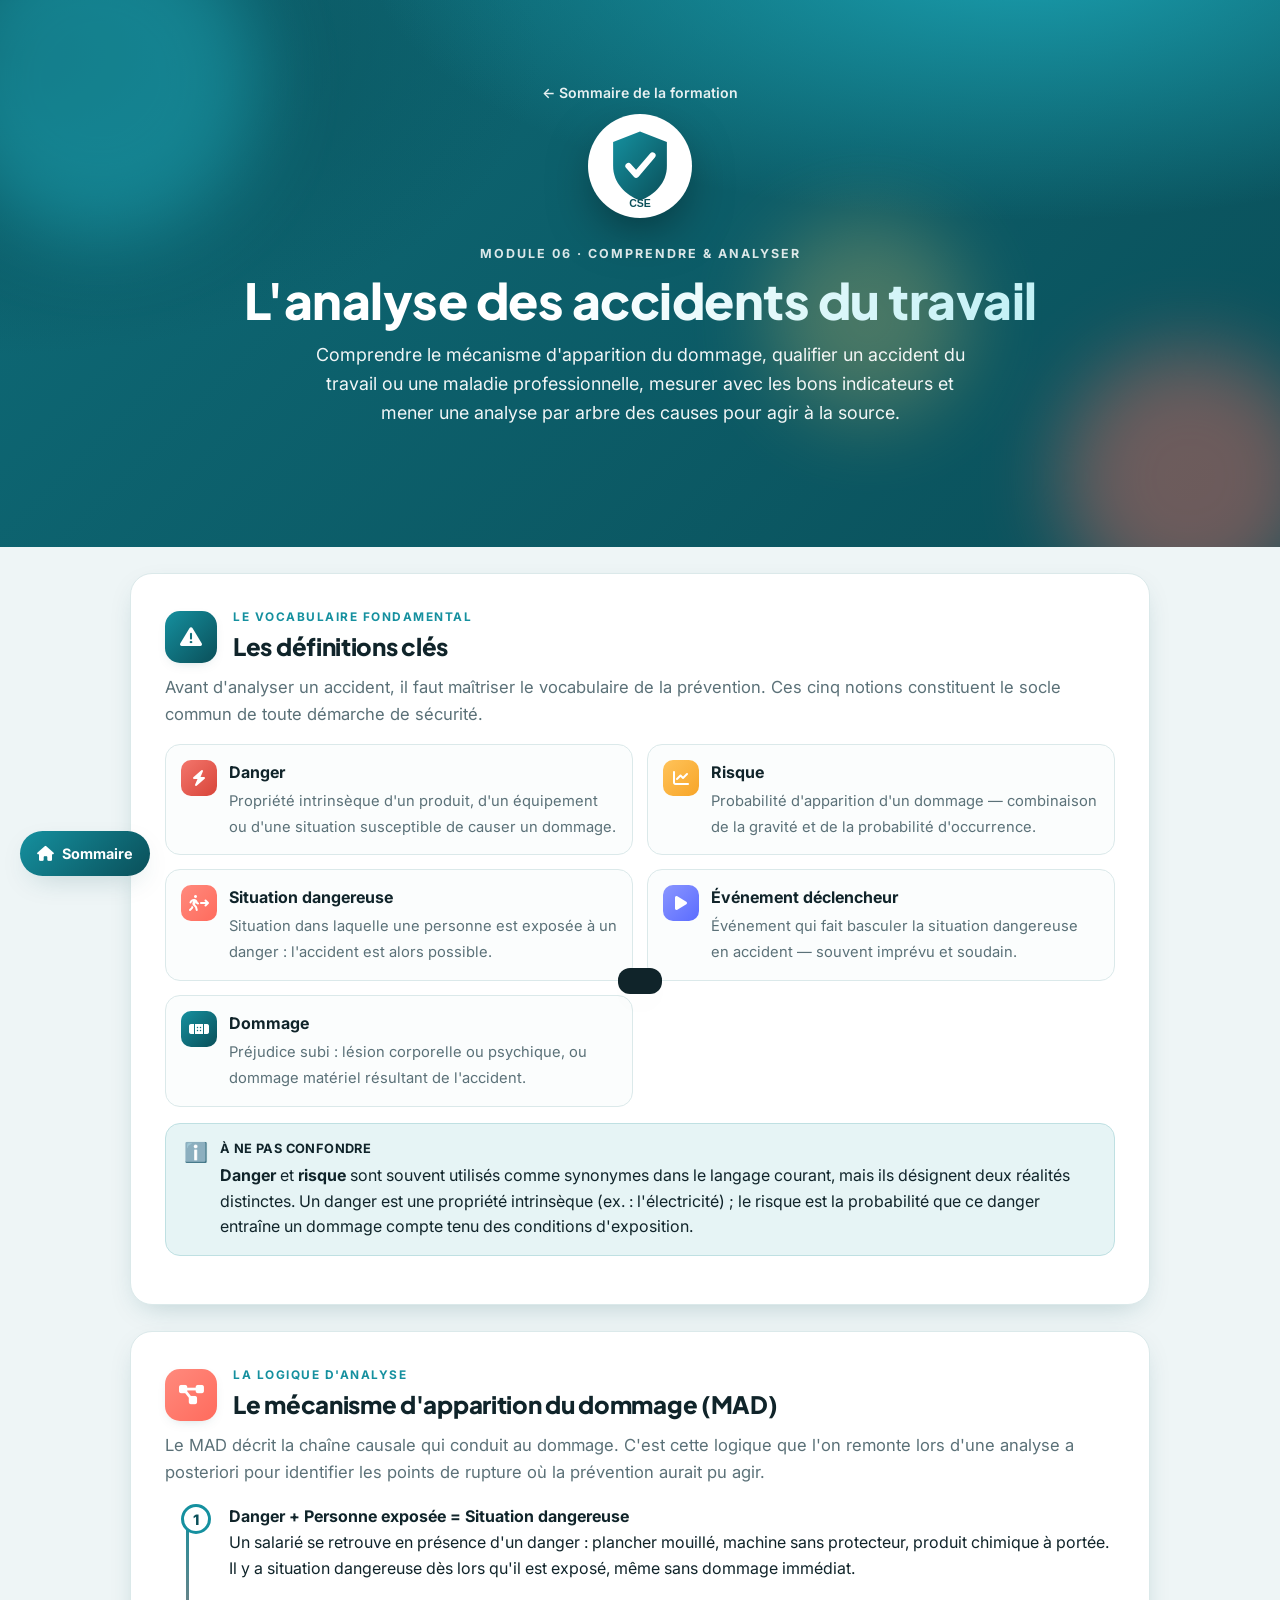
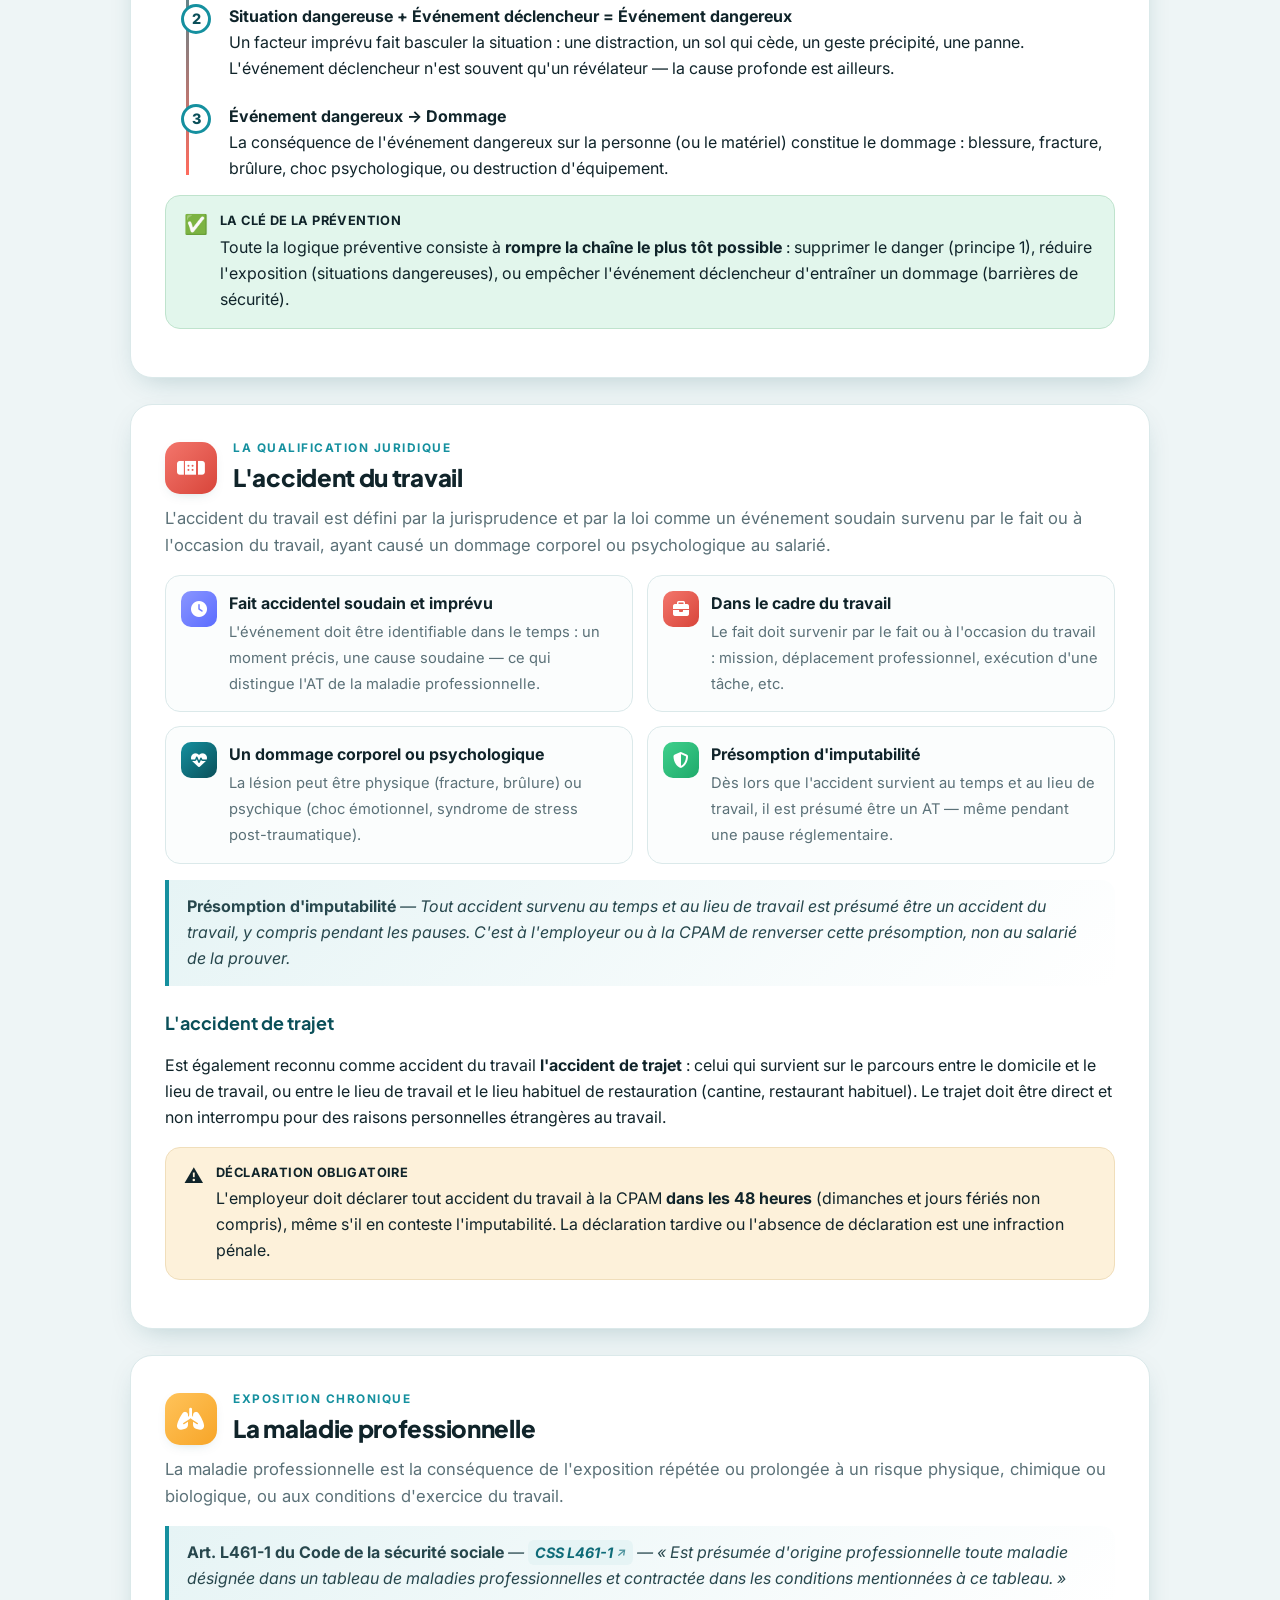
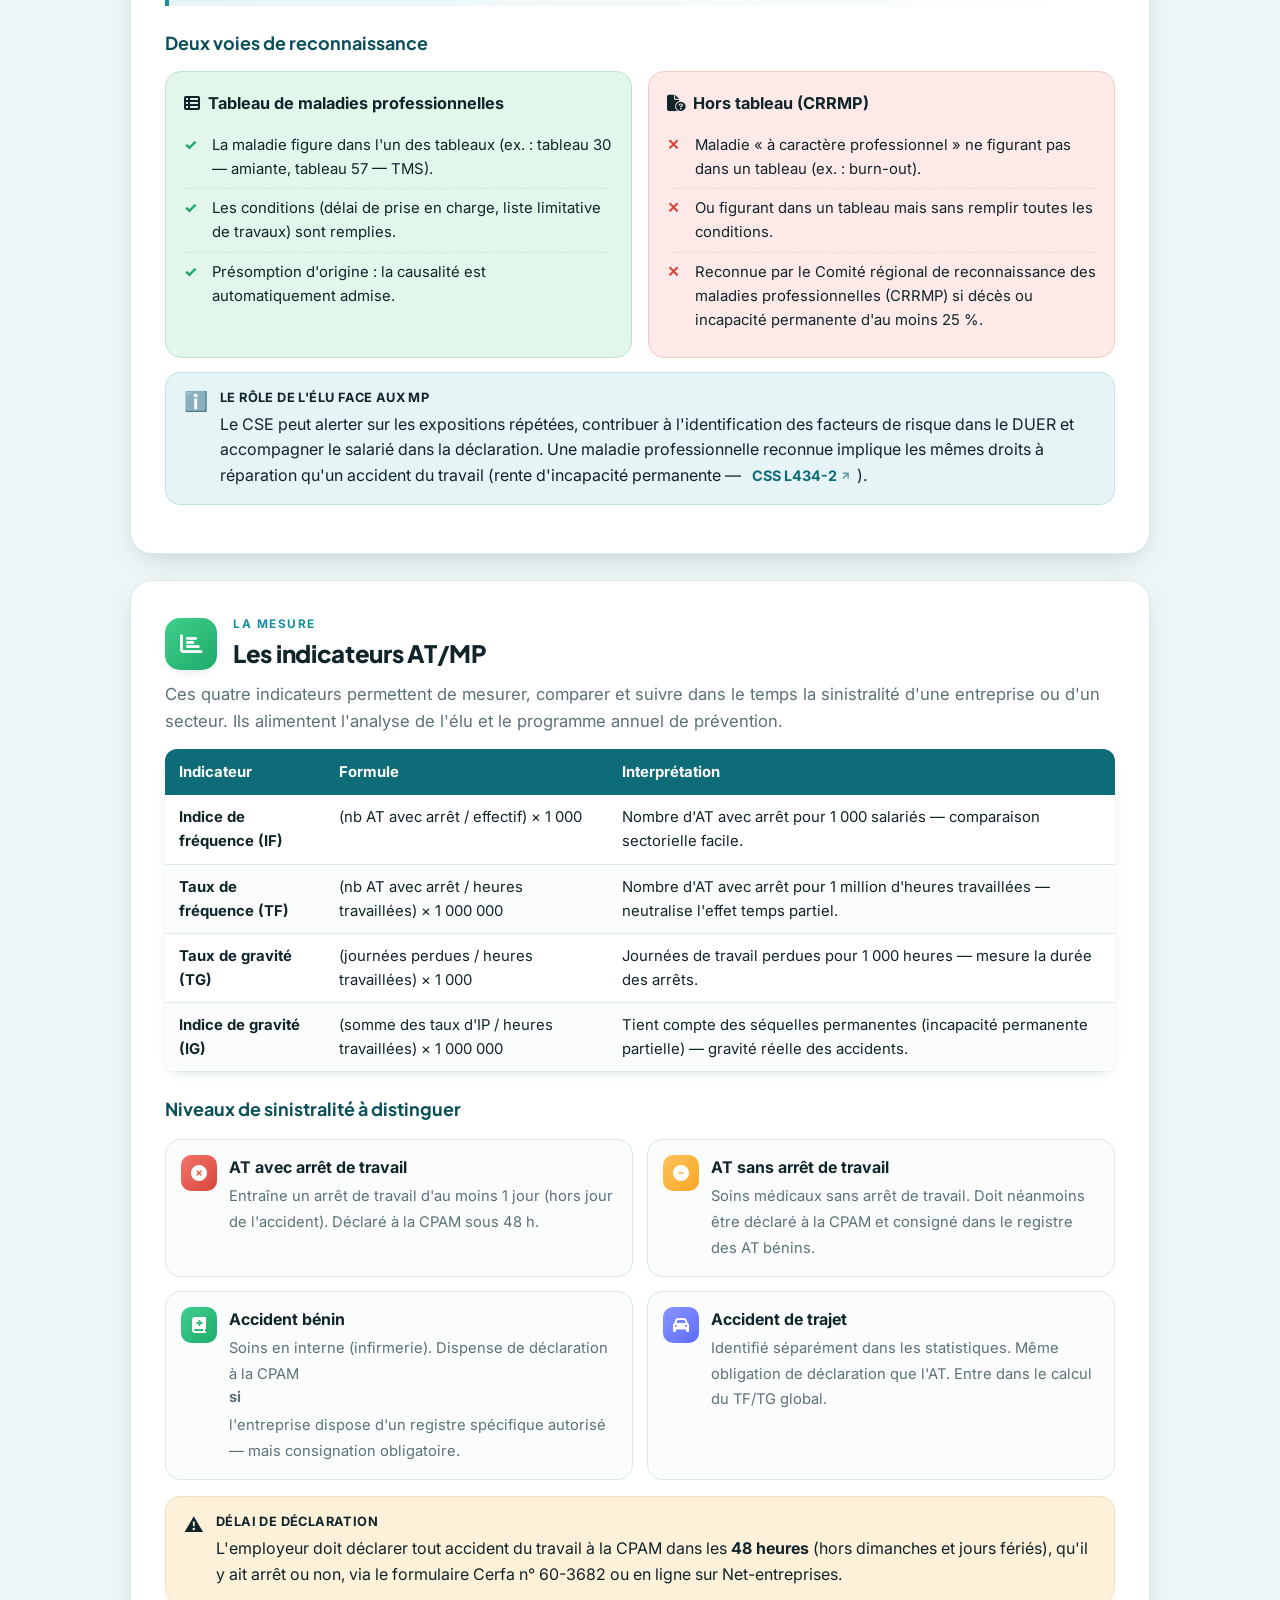
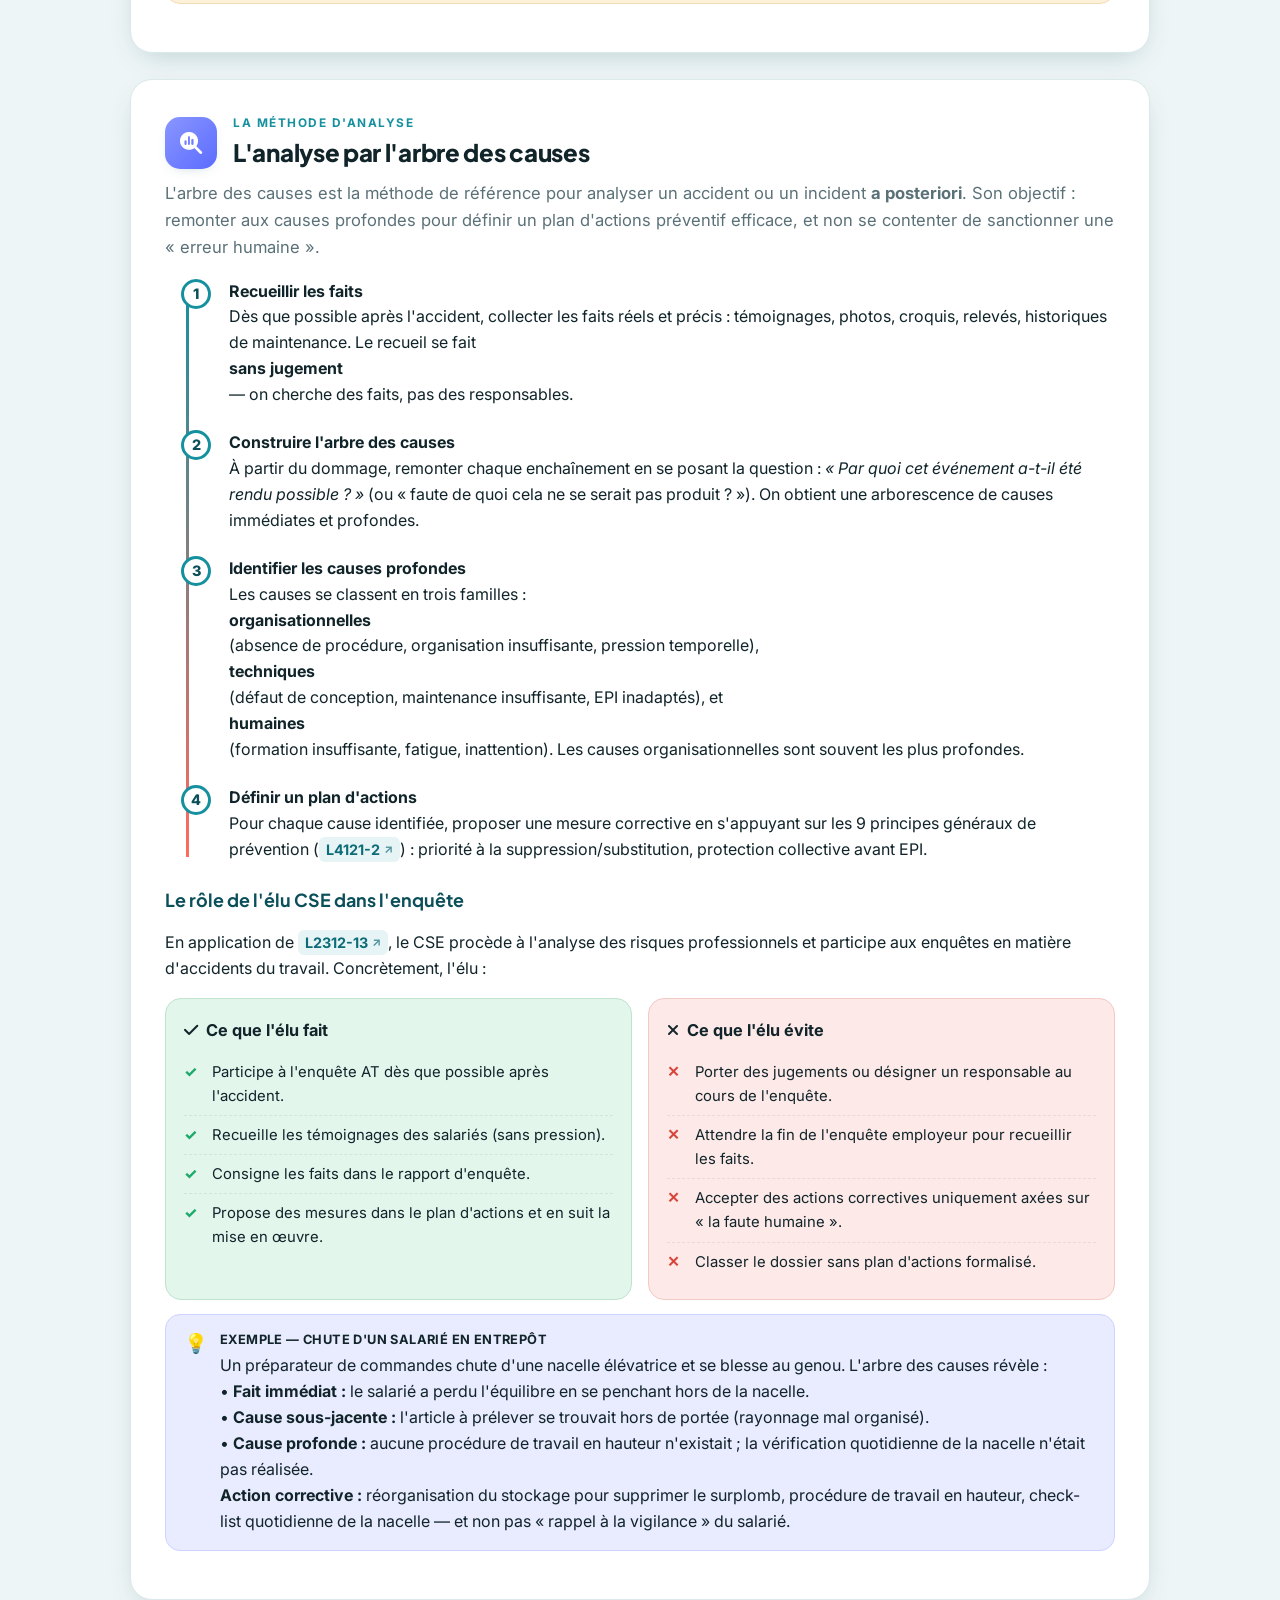
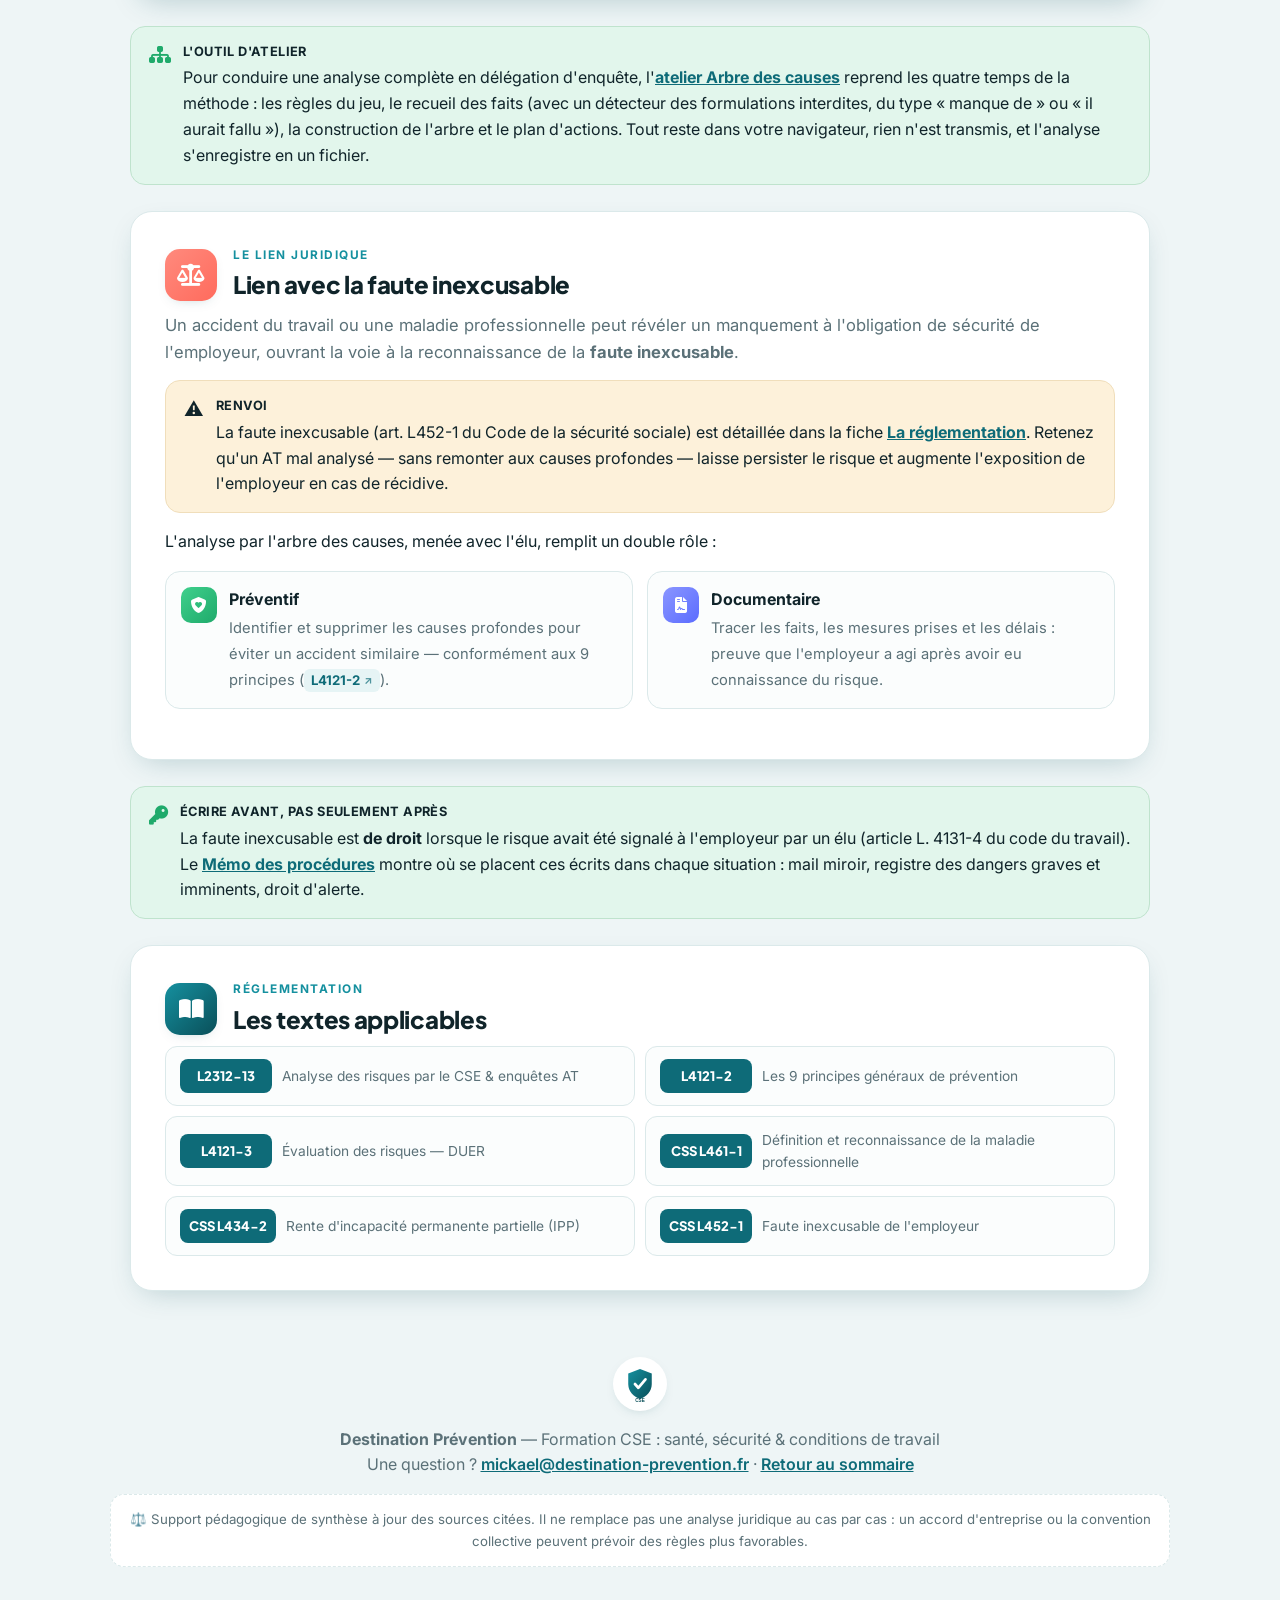
<file: analyse-at.html>
<!DOCTYPE html>

<html lang="fr">
<head>
<meta charset="utf-8"/>
<meta content="width=device-width, initial-scale=1.0" name="viewport"/>
<title>L'analyse des accidents du travail — Formation CSE SSCT · Destination Prévention</title>
<link href="logo.svg" rel="icon"/>
<link href="https://fonts.googleapis.com" rel="preconnect"/>
<link crossorigin="" href="https://fonts.gstatic.com" rel="preconnect"/>
<link href="https://fonts.googleapis.com/css2?family=Plus+Jakarta+Sans:wght@400;500;600;700;800&amp;family=Inter:wght@400;500;600&amp;display=swap" rel="stylesheet"/>
<link href="styles.css" rel="stylesheet"/>
<link href="https://cdnjs.cloudflare.com/ajax/libs/font-awesome/6.5.2/css/all.min.css" referrerpolicy="no-referrer" rel="stylesheet"/>
</head>
<body>
<div id="progress"></div>
<nav class="bar" id="nav">
<div class="wrap">
<a class="lg" href="index.html"><img alt="" class="mark" src="logo.svg"/> Formation CSE SSCT</a>
<div class="links">
<a href="#definitions">Définitions clés</a>
<a href="#mad">Mécanisme du dommage</a>
<a href="#at">Accident du travail</a>
<a href="#mp">Maladie professionnelle</a>
<a href="#indicateurs">Indicateurs</a>
<a href="#arbre">Arbre des causes</a>
<a href="#faute-inexcusable">Faute inexcusable</a>
<a href="#regl">Réglementation</a>
      <a href="outils-instances.html">En séance</a>
    </div>
</div>
</nav>
<header class="hero">
<div class="blob b1"></div><div class="blob b2"></div><div class="blob b3"></div>
<div class="wrap">
<div class="crumb"><a href="index.html">← Sommaire de la formation</a></div>
<div class="logo-wrap"><img alt="Destination Prévention" src="logo.svg" style="width:96px;height:96px"/></div>
<span class="kick">Module 06 · Comprendre &amp; analyser</span>
<h1>L'analyse des <span class="hl">accidents du travail</span></h1>
<p class="sub">Comprendre le mécanisme d'apparition du dommage, qualifier un accident du travail ou une maladie professionnelle, mesurer avec les bons indicateurs et mener une analyse par arbre des causes pour agir à la source.</p>
</div>
</header>
<main class="wrap">
<!-- ===== SECTION 1 : DÉFINITIONS ===== -->
<section id="definitions">
<div class="sec-head">
<div class="sec-ico t-teal"><i class="fa-solid fa-triangle-exclamation"></i></div>
<div><div class="kicker">Le vocabulaire fondamental</div><h2>Les définitions clés</h2></div>
</div>
<p class="lead">Avant d'analyser un accident, il faut maîtriser le vocabulaire de la prévention. Ces cinq notions constituent le socle commun de toute démarche de sécurité.</p>
<div class="feat">
<div class="f">
<div class="fi t-red"><i class="fa-solid fa-bolt"></i></div>
<div><b>Danger</b><span>Propriété intrinsèque d'un produit, d'un équipement ou d'une situation susceptible de causer un dommage.</span></div>
</div>
<div class="f">
<div class="fi t-amber"><i class="fa-solid fa-chart-line"></i></div>
<div><b>Risque</b><span>Probabilité d'apparition d'un dommage — combinaison de la gravité et de la probabilité d'occurrence.</span></div>
</div>
<div class="f">
<div class="fi t-coral"><i class="fa-solid fa-person-walking-arrow-right"></i></div>
<div><b>Situation dangereuse</b><span>Situation dans laquelle une personne est exposée à un danger : l'accident est alors possible.</span></div>
</div>
<div class="f">
<div class="fi t-indigo"><i class="fa-solid fa-play"></i></div>
<div><b>Événement déclencheur</b><span>Événement qui fait basculer la situation dangereuse en accident — souvent imprévu et soudain.</span></div>
</div>
<div class="f">
<div class="fi t-teal"><i class="fa-solid fa-bandage"></i></div>
<div><b>Dommage</b><span>Préjudice subi : lésion corporelle ou psychique, ou dommage matériel résultant de l'accident.</span></div>
</div>
</div>
<div class="note n-info"><span class="ni">ℹ️</span><div><span class="tag">À ne pas confondre</span><p><b>Danger</b> et <b>risque</b> sont souvent utilisés comme synonymes dans le langage courant, mais ils désignent deux réalités distinctes. Un danger est une propriété intrinsèque (ex. : l'électricité) ; le risque est la probabilité que ce danger entraîne un dommage compte tenu des conditions d'exposition.</p></div></div>
</section>
<!-- ===== SECTION 2 : MAD ===== -->
<section id="mad">
<div class="sec-head">
<div class="sec-ico t-coral"><i class="fa-solid fa-diagram-project"></i></div>
<div><div class="kicker">La logique d'analyse</div><h2>Le mécanisme d'apparition du dommage (MAD)</h2></div>
</div>
<p class="lead">Le MAD décrit la chaîne causale qui conduit au dommage. C'est cette logique que l'on remonte lors d'une analyse a posteriori pour identifier les points de rupture où la prévention aurait pu agir.</p>
<div class="tl">
<div class="step">
<div class="dot">1</div>
<b>Danger + Personne exposée = Situation dangereuse</b>
        Un salarié se retrouve en présence d'un danger : plancher mouillé, machine sans protecteur, produit chimique à portée. Il y a situation dangereuse dès lors qu'il est exposé, même sans dommage immédiat.
      </div>
<div class="step">
<div class="dot">2</div>
<b>Situation dangereuse + Événement déclencheur = Événement dangereux</b>
        Un facteur imprévu fait basculer la situation : une distraction, un sol qui cède, un geste précipité, une panne. L'événement déclencheur n'est souvent qu'un révélateur — la cause profonde est ailleurs.
      </div>
<div class="step">
<div class="dot">3</div>
<b>Événement dangereux → Dommage</b>
        La conséquence de l'événement dangereux sur la personne (ou le matériel) constitue le dommage : blessure, fracture, brûlure, choc psychologique, ou destruction d'équipement.
      </div>
</div>
<div class="note n-ok"><span class="ni">✅</span><div><span class="tag">La clé de la prévention</span><p>Toute la logique préventive consiste à <b>rompre la chaîne le plus tôt possible</b> : supprimer le danger (principe 1), réduire l'exposition (situations dangereuses), ou empêcher l'événement déclencheur d'entraîner un dommage (barrières de sécurité).</p></div></div>
</section>
<!-- ===== SECTION 3 : ACCIDENT DU TRAVAIL ===== -->
<section id="at">
<div class="sec-head">
<div class="sec-ico t-red"><i class="fa-solid fa-bandage"></i></div>
<div><div class="kicker">La qualification juridique</div><h2>L'accident du travail</h2></div>
</div>
<p class="lead">L'accident du travail est défini par la jurisprudence et par la loi comme un événement soudain survenu par le fait ou à l'occasion du travail, ayant causé un dommage corporel ou psychologique au salarié.</p>
<div class="feat">
<div class="f">
<div class="fi t-indigo"><i class="fa-solid fa-clock"></i></div>
<div><b>Fait accidentel soudain et imprévu</b><span>L'événement doit être identifiable dans le temps : un moment précis, une cause soudaine — ce qui distingue l'AT de la maladie professionnelle.</span></div>
</div>
<div class="f">
<div class="fi t-red"><i class="fa-solid fa-briefcase"></i></div>
<div><b>Dans le cadre du travail</b><span>Le fait doit survenir par le fait ou à l'occasion du travail : mission, déplacement professionnel, exécution d'une tâche, etc.</span></div>
</div>
<div class="f">
<div class="fi t-teal"><i class="fa-solid fa-heart-pulse"></i></div>
<div><b>Un dommage corporel ou psychologique</b><span>La lésion peut être physique (fracture, brûlure) ou psychique (choc émotionnel, syndrome de stress post-traumatique).</span></div>
</div>
<div class="f">
<div class="fi t-green"><i class="fa-solid fa-shield-halved"></i></div>
<div><b>Présomption d'imputabilité</b><span>Dès lors que l'accident survient au temps et au lieu de travail, il est présumé être un AT — même pendant une pause réglementaire.</span></div>
</div>
</div>
<blockquote class="art"><b>Présomption d'imputabilité</b> — Tout accident survenu au temps et au lieu de travail est présumé être un accident du travail, y compris pendant les pauses. C'est à l'employeur ou à la CPAM de renverser cette présomption, non au salarié de la prouver.</blockquote>
<h3 class="sub">L'accident de trajet</h3>
<p>Est également reconnu comme accident du travail <b>l'accident de trajet</b> : celui qui survient sur le parcours entre le domicile et le lieu de travail, ou entre le lieu de travail et le lieu habituel de restauration (cantine, restaurant habituel). Le trajet doit être direct et non interrompu pour des raisons personnelles étrangères au travail.</p>
<div class="note n-warn"><span class="ni">⚠️</span><div><span class="tag">Déclaration obligatoire</span><p>L'employeur doit déclarer tout accident du travail à la CPAM <b>dans les 48 heures</b> (dimanches et jours fériés non compris), même s'il en conteste l'imputabilité. La déclaration tardive ou l'absence de déclaration est une infraction pénale.</p></div></div>
</section>
<!-- ===== SECTION 4 : MALADIE PROFESSIONNELLE ===== -->
<section id="mp">
<div class="sec-head">
<div class="sec-ico t-amber"><i class="fa-solid fa-lungs"></i></div>
<div><div class="kicker">Exposition chronique</div><h2>La maladie professionnelle</h2></div>
</div>
<p class="lead">La maladie professionnelle est la conséquence de l'exposition répétée ou prolongée à un risque physique, chimique ou biologique, ou aux conditions d'exercice du travail.</p>
<blockquote class="art"><b>Art. L461-1 du Code de la sécurité sociale</b> — <a class="lf" href="https://www.legifrance.gouv.fr/codes/article_lc/LEGIARTI000036393217" rel="noopener" target="_blank">CSS L461-1</a> — « Est présumée d'origine professionnelle toute maladie désignée dans un tableau de maladies professionnelles et contractée dans les conditions mentionnées à ce tableau. »</blockquote>
<h3 class="sub">Deux voies de reconnaissance</h3>
<div class="dd">
<div class="col can">
<h4><i class="fa-solid fa-table-list"></i> Tableau de maladies professionnelles</h4>
<ul>
<li>La maladie figure dans l'un des tableaux (ex. : tableau 30 — amiante, tableau 57 — TMS).</li>
<li>Les conditions (délai de prise en charge, liste limitative de travaux) sont remplies.</li>
<li>Présomption d'origine : la causalité est automatiquement admise.</li>
</ul>
</div>
<div class="col cant">
<h4><i class="fa-solid fa-file-circle-question"></i> Hors tableau (CRRMP)</h4>
<ul>
<li>Maladie « à caractère professionnel » ne figurant pas dans un tableau (ex. : burn-out).</li>
<li>Ou figurant dans un tableau mais sans remplir toutes les conditions.</li>
<li>Reconnue par le Comité régional de reconnaissance des maladies professionnelles (CRRMP) si décès ou incapacité permanente d'au moins 25 %.</li>
</ul>
</div>
</div>
<div class="note n-info"><span class="ni">ℹ️</span><div><span class="tag">Le rôle de l'élu face aux MP</span><p>Le CSE peut alerter sur les expositions répétées, contribuer à l'identification des facteurs de risque dans le DUER et accompagner le salarié dans la déclaration. Une maladie professionnelle reconnue implique les mêmes droits à réparation qu'un accident du travail (rente d'incapacité permanente — <a class="lf" href="https://www.legifrance.gouv.fr/codes/article_lc/LEGIARTI000047452183" rel="noopener" target="_blank">CSS L434-2</a>).</p></div></div>
</section>
<!-- ===== SECTION 5 : INDICATEURS ===== -->
<section id="indicateurs">
<div class="sec-head">
<div class="sec-ico t-green"><i class="fa-solid fa-chart-bar"></i></div>
<div><div class="kicker">La mesure</div><h2>Les indicateurs AT/MP</h2></div>
</div>
<p class="lead">Ces quatre indicateurs permettent de mesurer, comparer et suivre dans le temps la sinistralité d'une entreprise ou d'un secteur. Ils alimentent l'analyse de l'élu et le programme annuel de prévention.</p>
<table class="tbl">
<thead>
<tr><th>Indicateur</th><th>Formule</th><th>Interprétation</th></tr>
</thead>
<tbody>
<tr>
<td><b>Indice de fréquence (IF)</b></td>
<td>(nb AT avec arrêt / effectif) × 1 000</td>
<td>Nombre d'AT avec arrêt pour 1 000 salariés — comparaison sectorielle facile.</td>
</tr>
<tr>
<td><b>Taux de fréquence (TF)</b></td>
<td>(nb AT avec arrêt / heures travaillées) × 1 000 000</td>
<td>Nombre d'AT avec arrêt pour 1 million d'heures travaillées — neutralise l'effet temps partiel.</td>
</tr>
<tr>
<td><b>Taux de gravité (TG)</b></td>
<td>(journées perdues / heures travaillées) × 1 000</td>
<td>Journées de travail perdues pour 1 000 heures — mesure la durée des arrêts.</td>
</tr>
<tr>
<td><b>Indice de gravité (IG)</b></td>
<td>(somme des taux d'IP / heures travaillées) × 1 000 000</td>
<td>Tient compte des séquelles permanentes (incapacité permanente partielle) — gravité réelle des accidents.</td>
</tr>
</tbody>
</table>
<h3 class="sub">Niveaux de sinistralité à distinguer</h3>
<div class="feat">
<div class="f">
<div class="fi t-red"><i class="fa-solid fa-circle-xmark"></i></div>
<div><b>AT avec arrêt de travail</b><span>Entraîne un arrêt de travail d'au moins 1 jour (hors jour de l'accident). Déclaré à la CPAM sous 48 h.</span></div>
</div>
<div class="f">
<div class="fi t-amber"><i class="fa-solid fa-circle-minus"></i></div>
<div><b>AT sans arrêt de travail</b><span>Soins médicaux sans arrêt de travail. Doit néanmoins être déclaré à la CPAM et consigné dans le registre des AT bénins.</span></div>
</div>
<div class="f">
<div class="fi t-green"><i class="fa-solid fa-book-medical"></i></div>
<div><b>Accident bénin</b><span>Soins en interne (infirmerie). Dispense de déclaration à la CPAM <b>si</b> l'entreprise dispose d'un registre spécifique autorisé — mais consignation obligatoire.</span></div>
</div>
<div class="f">
<div class="fi t-indigo"><i class="fa-solid fa-car"></i></div>
<div><b>Accident de trajet</b><span>Identifié séparément dans les statistiques. Même obligation de déclaration que l'AT. Entre dans le calcul du TF/TG global.</span></div>
</div>
</div>
<div class="note n-warn"><span class="ni">⚠️</span><div><span class="tag">Délai de déclaration</span><p>L'employeur doit déclarer tout accident du travail à la CPAM dans les <b>48 heures</b> (hors dimanches et jours fériés), qu'il y ait arrêt ou non, via le formulaire Cerfa n° 60-3682 ou en ligne sur Net-entreprises.</p></div></div>
</section>
<!-- ===== SECTION 6 : ARBRE DES CAUSES ===== -->
<section id="arbre">
<div class="sec-head">
<div class="sec-ico t-indigo"><i class="fa-solid fa-magnifying-glass-chart"></i></div>
<div><div class="kicker">La méthode d'analyse</div><h2>L'analyse par l'arbre des causes</h2></div>
</div>
<p class="lead">L'arbre des causes est la méthode de référence pour analyser un accident ou un incident <b>a posteriori</b>. Son objectif : remonter aux causes profondes pour définir un plan d'actions préventif efficace, et non se contenter de sanctionner une « erreur humaine ».</p>
<div class="tl">
<div class="step">
<div class="dot">1</div>
<b>Recueillir les faits</b>
        Dès que possible après l'accident, collecter les faits réels et précis : témoignages, photos, croquis, relevés, historiques de maintenance. Le recueil se fait <b>sans jugement</b> — on cherche des faits, pas des responsables.
      </div>
<div class="step">
<div class="dot">2</div>
<b>Construire l'arbre des causes</b>
        À partir du dommage, remonter chaque enchaînement en se posant la question : <em>« Par quoi cet événement a-t-il été rendu possible ? »</em> (ou « faute de quoi cela ne se serait pas produit ? »). On obtient une arborescence de causes immédiates et profondes.
      </div>
<div class="step">
<div class="dot">3</div>
<b>Identifier les causes profondes</b>
        Les causes se classent en trois familles : <b>organisationnelles</b> (absence de procédure, organisation insuffisante, pression temporelle), <b>techniques</b> (défaut de conception, maintenance insuffisante, EPI inadaptés), et <b>humaines</b> (formation insuffisante, fatigue, inattention). Les causes organisationnelles sont souvent les plus profondes.
      </div>
<div class="step">
<div class="dot">4</div>
<b>Définir un plan d'actions</b>
        Pour chaque cause identifiée, proposer une mesure corrective en s'appuyant sur les 9 principes généraux de prévention (<a class="lf" href="https://www.legifrance.gouv.fr/codes/article_lc/LEGIARTI000033019913" rel="noopener" target="_blank">L4121-2</a>) : priorité à la suppression/substitution, protection collective avant EPI.
      </div>
</div>
<h3 class="sub">Le rôle de l'élu CSE dans l'enquête</h3>
<p>En application de <a class="lf" href="https://www.legifrance.gouv.fr/codes/article_lc/LEGIARTI000035609774" rel="noopener" target="_blank">L2312-13</a>, le CSE procède à l'analyse des risques professionnels et participe aux enquêtes en matière d'accidents du travail. Concrètement, l'élu :</p>
<div class="dd">
<div class="col can">
<h4><i class="fa-solid fa-check"></i> Ce que l'élu fait</h4>
<ul>
<li>Participe à l'enquête AT dès que possible après l'accident.</li>
<li>Recueille les témoignages des salariés (sans pression).</li>
<li>Consigne les faits dans le rapport d'enquête.</li>
<li>Propose des mesures dans le plan d'actions et en suit la mise en œuvre.</li>
</ul>
</div>
<div class="col cant">
<h4><i class="fa-solid fa-xmark"></i> Ce que l'élu évite</h4>
<ul>
<li>Porter des jugements ou désigner un responsable au cours de l'enquête.</li>
<li>Attendre la fin de l'enquête employeur pour recueillir les faits.</li>
<li>Accepter des actions correctives uniquement axées sur « la faute humaine ».</li>
<li>Classer le dossier sans plan d'actions formalisé.</li>
</ul>
</div>
</div>
<div class="note n-ex"><span class="ni">💡</span><div><span class="tag">Exemple — Chute d'un salarié en entrepôt</span><p>Un préparateur de commandes chute d'une nacelle élévatrice et se blesse au genou. L'arbre des causes révèle : <br/>• <b>Fait immédiat :</b> le salarié a perdu l'équilibre en se penchant hors de la nacelle.<br/>• <b>Cause sous-jacente :</b> l'article à prélever se trouvait hors de portée (rayonnage mal organisé).<br/>• <b>Cause profonde :</b> aucune procédure de travail en hauteur n'existait ; la vérification quotidienne de la nacelle n'était pas réalisée.<br/><b>Action corrective :</b> réorganisation du stockage pour supprimer le surplomb, procédure de travail en hauteur, check-list quotidienne de la nacelle — et non pas « rappel à la vigilance » du salarié.</p></div></div>
</section>
<!-- ===== SECTION 7 : FAUTE INEXCUSABLE ===== -->
    <div class="note n-ok">
      <span class="ni"><i class="fa-solid fa-sitemap" style="color:var(--green)"></i></span>
      <div>
        <span class="tag">L'outil d'atelier</span>
        <p>Pour conduire une analyse complète en délégation d'enquête, l'<a href="arbre-des-causes.html"><b>atelier Arbre des causes</b></a> reprend les quatre temps de la méthode : les règles du jeu, le recueil des faits (avec un détecteur des formulations interdites, du type « manque de » ou « il aurait fallu »), la construction de l'arbre et le plan d'actions. Tout reste dans votre navigateur, rien n'est transmis, et l'analyse s'enregistre en un fichier.</p>
      </div>
    </div>

<section id="faute-inexcusable">
<div class="sec-head">
<div class="sec-ico t-coral"><i class="fa-solid fa-scale-balanced"></i></div>
<div><div class="kicker">Le lien juridique</div><h2>Lien avec la faute inexcusable</h2></div>
</div>
<p class="lead">Un accident du travail ou une maladie professionnelle peut révéler un manquement à l'obligation de sécurité de l'employeur, ouvrant la voie à la reconnaissance de la <b>faute inexcusable</b>.</p>
<div class="note n-warn"><span class="ni">⚠️</span><div><span class="tag">Renvoi</span><p>La faute inexcusable (art. L452-1 du Code de la sécurité sociale) est détaillée dans la fiche <a href="reglementation.html#faute"><b>La réglementation</b></a>. Retenez qu'un AT mal analysé — sans remonter aux causes profondes — laisse persister le risque et augmente l'exposition de l'employeur en cas de récidive.</p></div></div>

<p>L'analyse par l'arbre des causes, menée avec l'élu, remplit un double rôle :</p>
<div class="feat">
<div class="f">
<div class="fi t-green"><i class="fa-solid fa-shield-heart"></i></div>
<div><b>Préventif</b><span>Identifier et supprimer les causes profondes pour éviter un accident similaire — conformément aux 9 principes (<a class="lf" href="https://www.legifrance.gouv.fr/codes/article_lc/LEGIARTI000033019913" rel="noopener" target="_blank">L4121-2</a>).</span></div>
</div>
<div class="f">
<div class="fi t-indigo"><i class="fa-solid fa-file-contract"></i></div>
<div><b>Documentaire</b><span>Tracer les faits, les mesures prises et les délais : preuve que l'employeur a agi après avoir eu connaissance du risque.</span></div>
</div>
</div>
</section>
<!-- ===== SECTION 8 : RÉGLEMENTATION ===== -->
    <div class="note n-ok">
      <span class="ni"><i class="fa-solid fa-key" style="color:var(--green)"></i></span>
      <div>
        <span class="tag">Écrire avant, pas seulement après</span>
        <p>La faute inexcusable est <b>de droit</b> lorsque le risque avait été signalé à l'employeur par un élu (article L. 4131-4 du code du travail). Le <a href="procedures.html"><b>Mémo des procédures</b></a> montre où se placent ces écrits dans chaque situation : mail miroir, registre des dangers graves et imminents, droit d'alerte.</p>
      </div>
    </div>

  <section id="regl">
<div class="sec-head">
<div class="sec-ico t-teal"><i class="fa-solid fa-book-open"></i></div>
<div><div class="kicker">Réglementation</div><h2>Les textes applicables</h2></div>
</div>
<div class="regl">
<a href="https://www.legifrance.gouv.fr/codes/article_lc/LEGIARTI000035609774" rel="noopener" target="_blank"><span class="code">L2312-13</span><span>Analyse des risques par le CSE &amp; enquêtes AT</span></a>
<a href="https://www.legifrance.gouv.fr/codes/article_lc/LEGIARTI000033019913" rel="noopener" target="_blank"><span class="code">L4121-2</span><span>Les 9 principes généraux de prévention</span></a>
<a href="https://www.legifrance.gouv.fr/codes/article_lc/LEGIARTI000043893923" rel="noopener" target="_blank"><span class="code">L4121-3</span><span>Évaluation des risques — DUER</span></a>
<a href="https://www.legifrance.gouv.fr/codes/article_lc/LEGIARTI000036393217" rel="noopener" target="_blank"><span class="code">CSS L461-1</span><span>Définition et reconnaissance de la maladie professionnelle</span></a>
<a href="https://www.legifrance.gouv.fr/codes/article_lc/LEGIARTI000047452183" rel="noopener" target="_blank"><span class="code">CSS L434-2</span><span>Rente d'incapacité permanente partielle (IPP)</span></a>
<a href="https://www.legifrance.gouv.fr/codes/article_lc/LEGIARTI000006743112" rel="noopener" target="_blank"><span class="code">CSS L452-1</span><span>Faute inexcusable de l'employeur</span></a>
</div>
</section>
</main>
<footer>
<div class="fmark"><img alt="" src="logo.svg" style="width:42px;height:42px"/></div>
<p><b>Destination Prévention</b> — Formation CSE : santé, sécurité &amp; conditions de travail<br/>
  Une question ? <a href="mailto:mickael@destination-prevention.fr">mickael@destination-prevention.fr</a> · <a href="index.html">Retour au sommaire</a></p>
<div class="disc">⚖️ Support pédagogique de synthèse à jour des sources citées. Il ne remplace pas une analyse juridique au cas par cas : un accord d'entreprise ou la convention collective peuvent prévoir des règles plus favorables.</div>
</footer>
<div id="toast"></div>
<button aria-label="Revenir en haut" class="btt" id="btt">↑</button>
<script src="app.js"></script>
</body>
</html>
<meta name="robots" content="noindex,nofollow,noarchive">
</file>
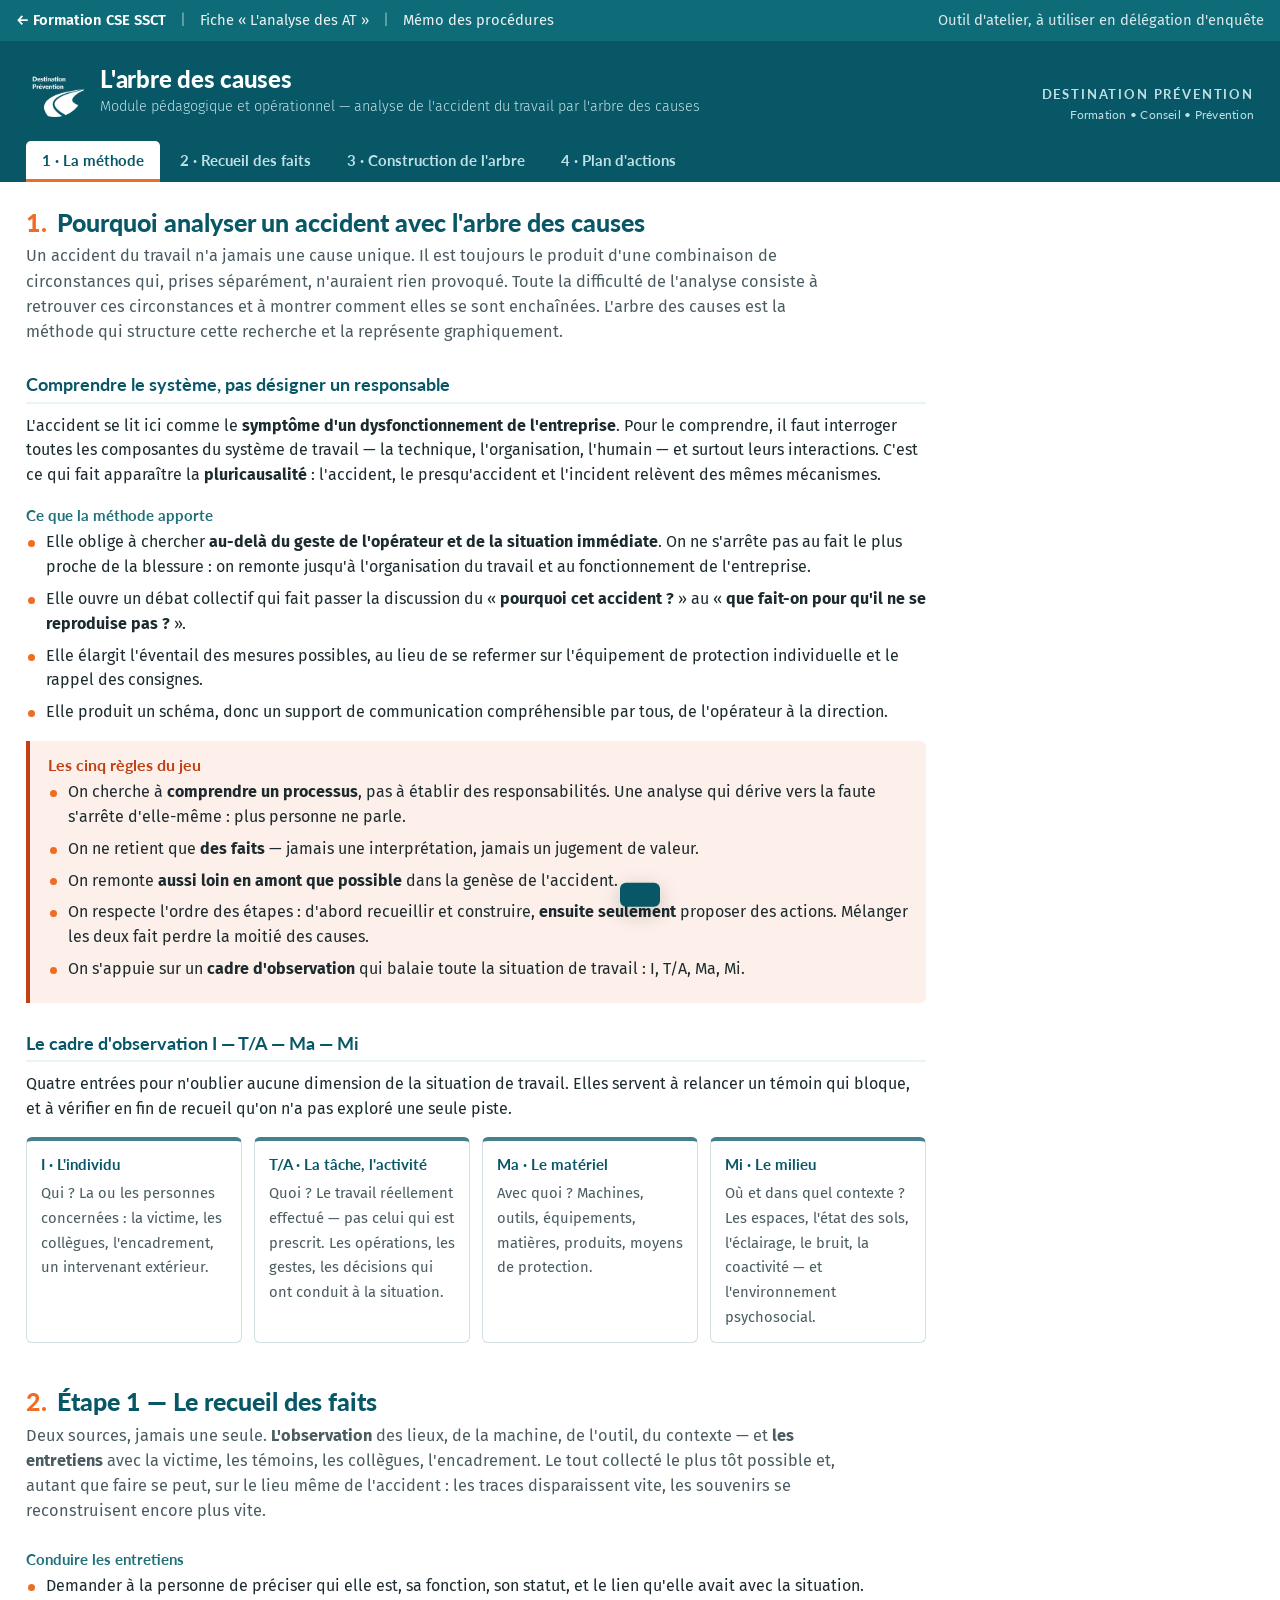
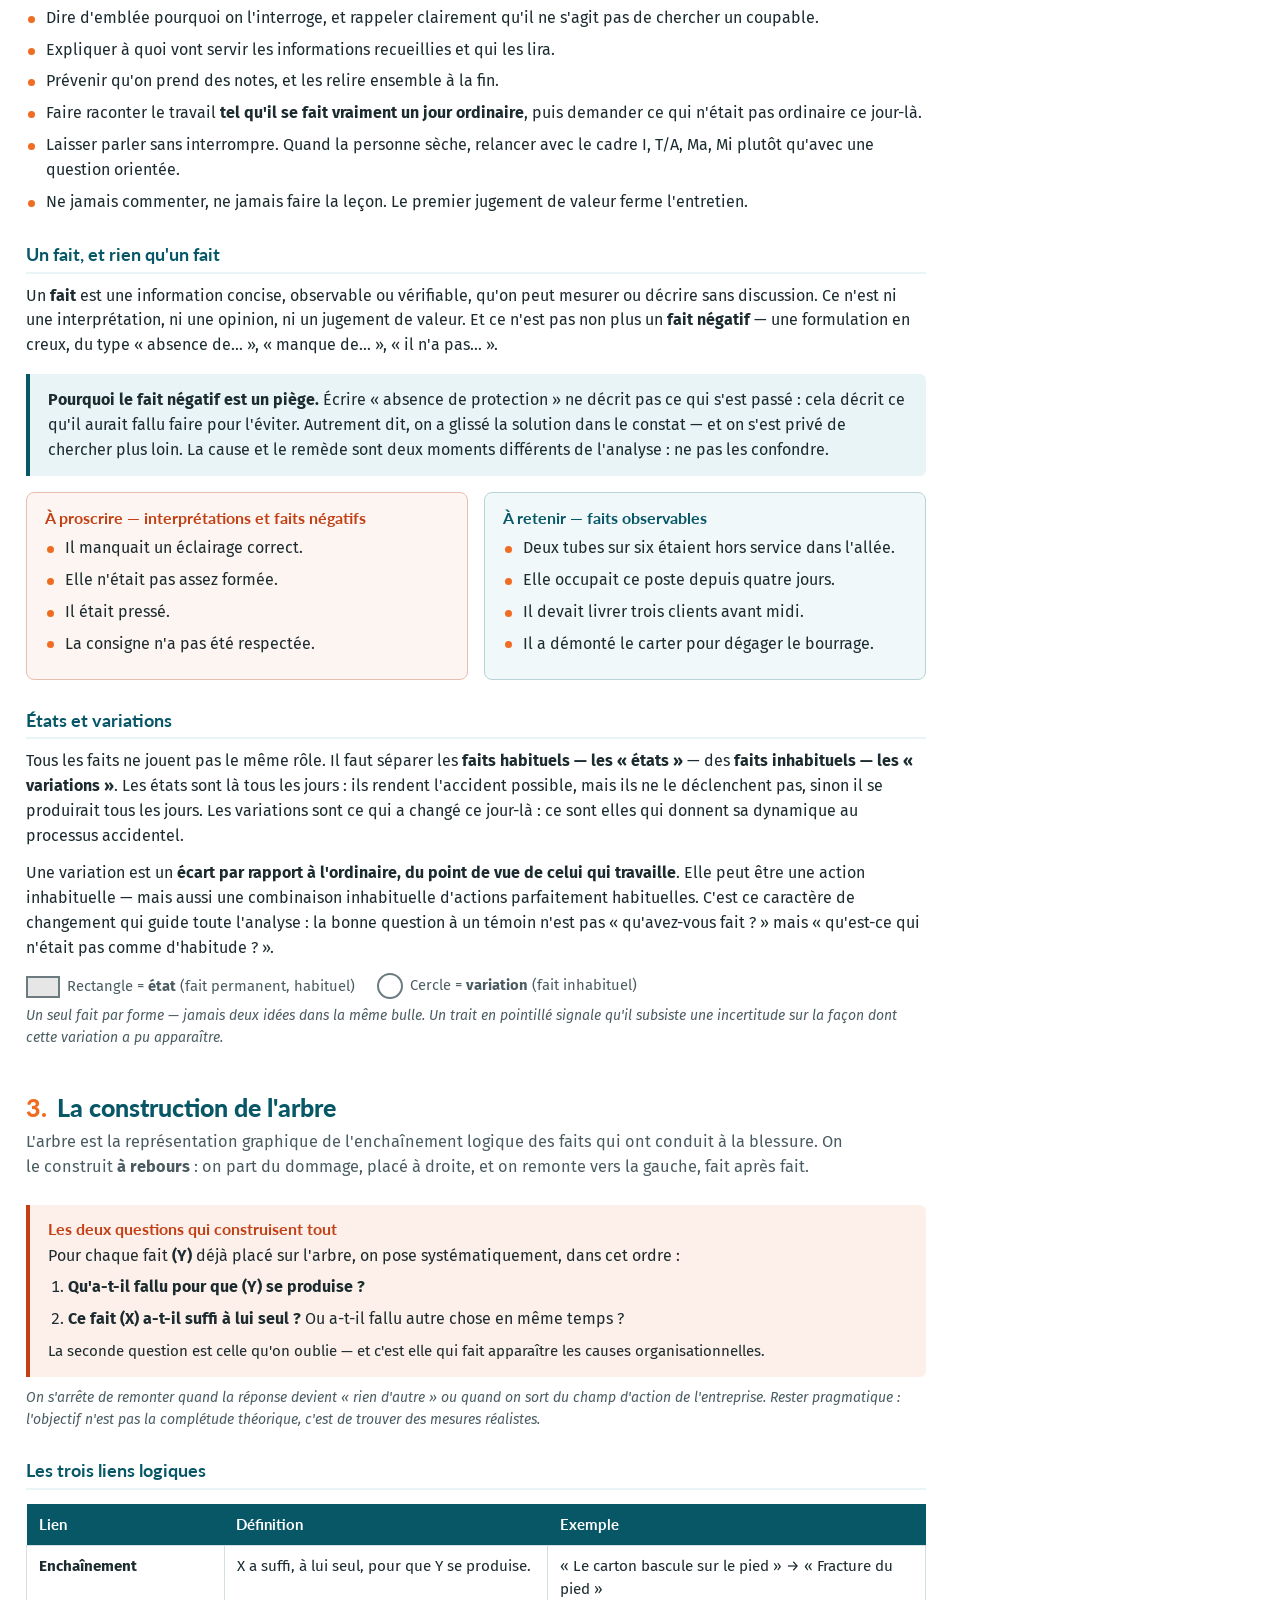
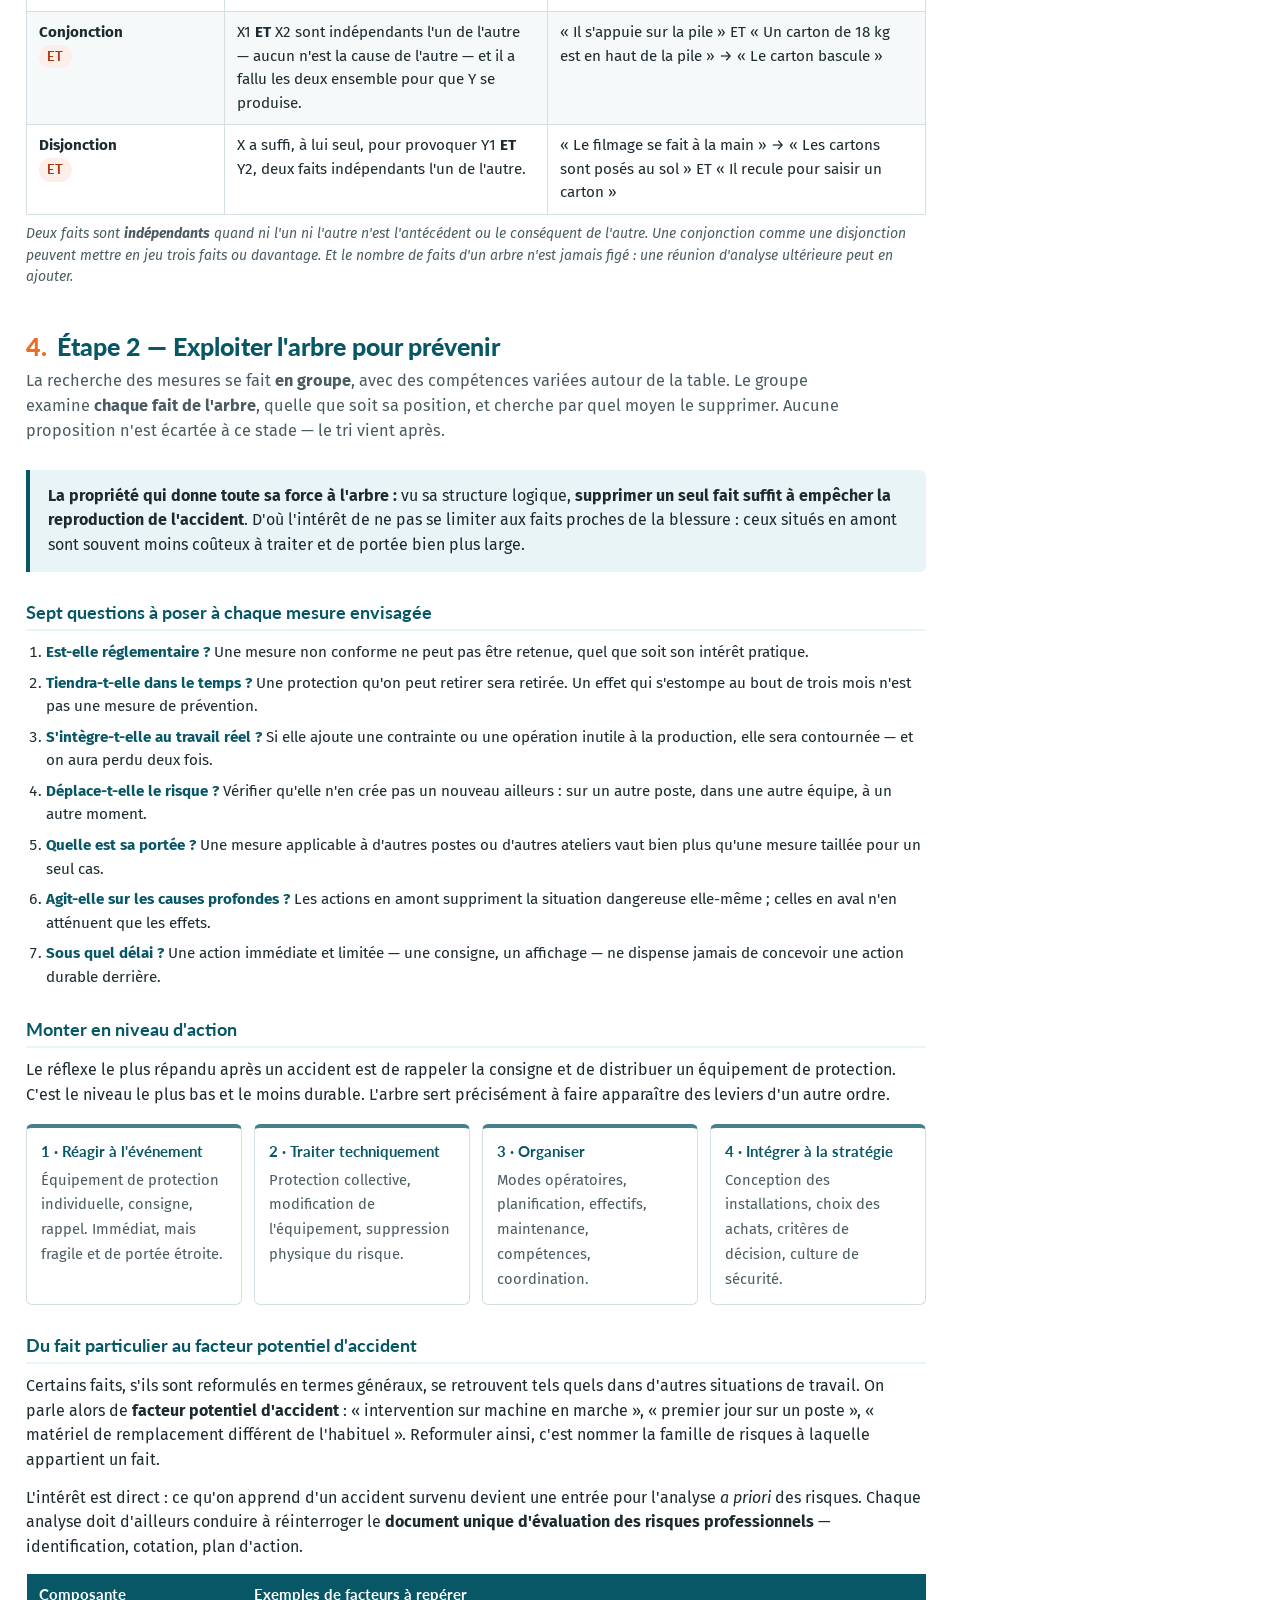
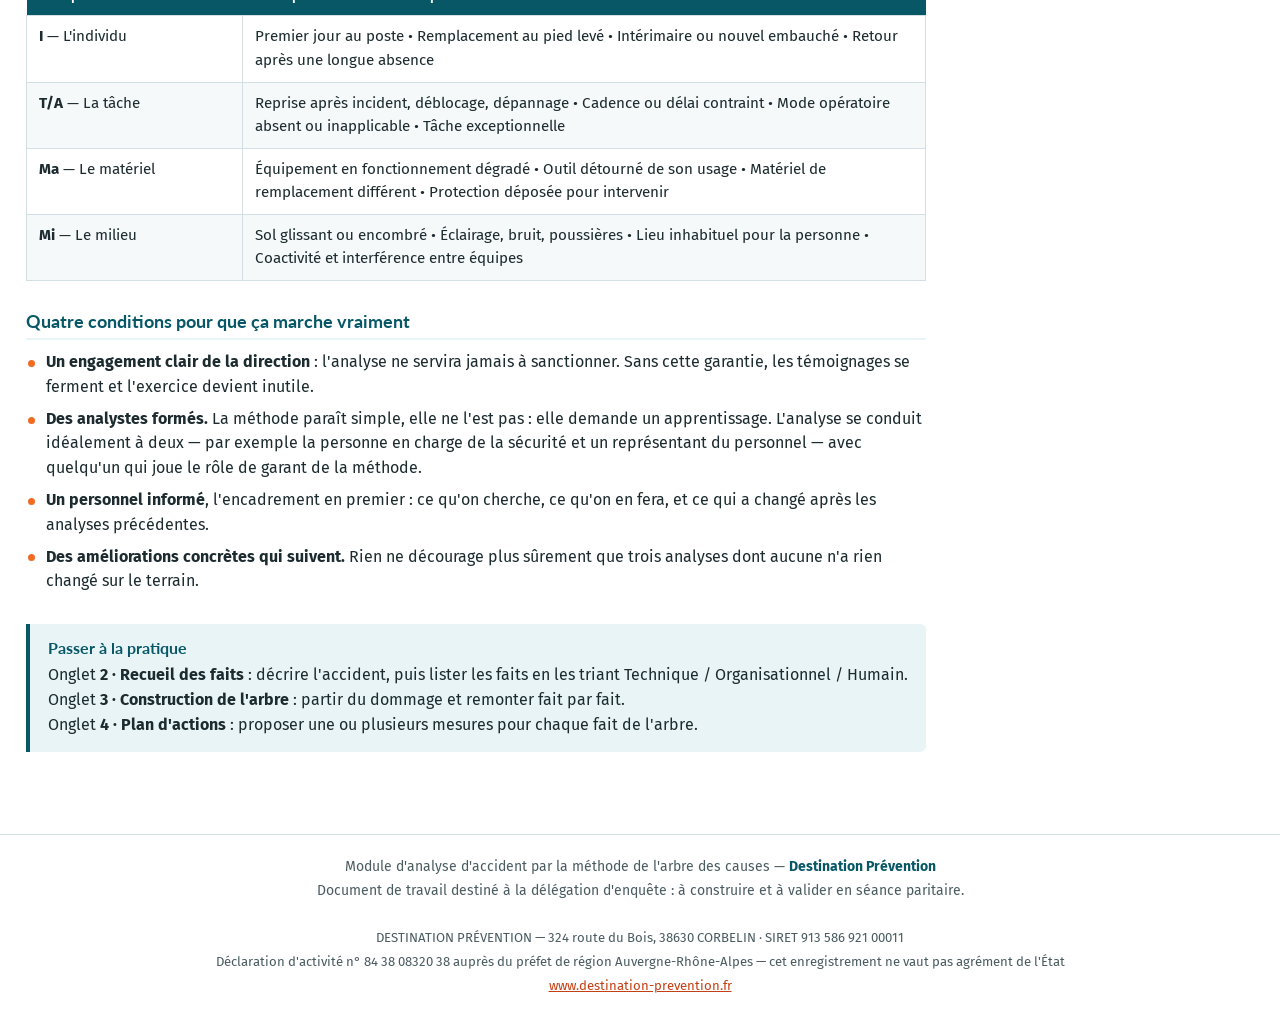
<file: arbre-des-causes.html>
<!DOCTYPE html>
<html lang="fr">
<head>
<meta charset="utf-8">
<meta name="viewport" content="width=device-width, initial-scale=1">
<meta name="robots" content="noindex,nofollow,noarchive">
<title>Arbre des causes — Module pédagogique et opérationnel</title>
<link rel="preconnect" href="https://fonts.googleapis.com">
<link rel="preconnect" href="https://fonts.gstatic.com" crossorigin>
<link href="https://fonts.googleapis.com/css2?family=Lato:wght@400;700;900&family=Fira+Sans:wght@300;400;600&display=swap" rel="stylesheet">
<style>
:root{
  --teal:#075767; --teal-2:#1F7078; --teal-3:#45818D; --teal-pale:#E8F4F5;
  --orange:#F06C23; --orange-txt:#C33F14; --orange-light:#F58B60;
  --ink:#1c2b2f; --ink-soft:#4a5c61; --line:#d3dfe2; --bg:#ffffff; --bg-soft:#f6f9fa;
  --H:#C33F14; --O:#075767; --T:#1F7078;
  --titre:'Lato','Trebuchet MS','Segoe UI',sans-serif;
  --texte:'Fira Sans','Segoe UI',system-ui,sans-serif;
}
*{box-sizing:border-box}
html,body{margin:0;padding:0}
body{background:var(--bg);color:var(--ink);font-family:var(--texte);font-weight:400;font-size:16px;line-height:1.55;-webkit-font-smoothing:antialiased}
h1,h2,h3,h4{font-family:var(--titre);margin:0;line-height:1.2}
p{margin:0 0 .8em}
a{color:var(--orange-txt)}
:focus-visible{outline:3px solid var(--teal);outline-offset:2px}
button{font-family:var(--texte);font-size:.95rem;cursor:pointer}
input,select,textarea{font-family:var(--texte);font-size:.95rem;color:var(--ink)}

/* ---------- En-tête ---------- */
header.app{background:var(--teal);color:#fff;padding:18px 26px 0}
.hd-top{display:flex;align-items:flex-end;justify-content:space-between;gap:20px;flex-wrap:wrap;max-width:1440px;margin:0 auto}
.hd-title h1{font-weight:900;font-size:1.5rem;letter-spacing:-.01em}
.hd-title p{margin:2px 0 0;font-size:.9rem;color:#bfe0e5;font-weight:300}
.hd-brand{font-family:var(--titre);font-weight:700;font-size:.82rem;letter-spacing:.14em;text-transform:uppercase;color:#bfe0e5;text-align:right;line-height:1.5}
nav.tabs{display:flex;gap:4px;max-width:1440px;margin:16px auto 0;flex-wrap:wrap}
nav.tabs button{background:transparent;border:0;border-bottom:3px solid transparent;color:#bfe0e5;font-family:var(--titre);font-weight:700;font-size:.95rem;padding:10px 16px;border-radius:5px 5px 0 0}
nav.tabs button:hover{color:#fff;background:rgba(255,255,255,.08)}
nav.tabs button[aria-selected="true"]{background:var(--bg);color:var(--teal);border-bottom-color:var(--orange)}
main{max-width:1440px;margin:0 auto;padding:26px}
.panel[hidden]{display:none}

/* ---------- Typo de contenu ---------- */
.wrap{max-width:900px}
h2.sec{font-size:1.55rem;font-weight:900;color:var(--teal);margin:0 0 6px}
h2.sec .num{color:var(--orange);margin-right:.4em}
.chapeau{font-size:1.02rem;color:var(--ink-soft);margin-bottom:26px;max-width:820px}
h3.sub{font-family:var(--titre);font-weight:700;font-size:1.1rem;color:var(--teal);margin:30px 0 10px;padding-bottom:6px;border-bottom:2px solid var(--teal-pale)}
h4.mini{font-family:var(--titre);font-weight:700;font-size:.96rem;color:var(--teal-2);margin:18px 0 6px}
ul.dp{margin:0 0 14px;padding-left:0;list-style:none}
ul.dp li{position:relative;padding-left:20px;margin-bottom:7px}
ul.dp li::before{content:"";position:absolute;left:2px;top:.62em;width:7px;height:7px;border-radius:50%;background:var(--orange)}
ol.dp{padding-left:20px;margin:0 0 14px}
ol.dp li{margin-bottom:7px}
.callout{background:var(--teal-pale);border-left:4px solid var(--teal);padding:14px 18px;border-radius:0 6px 6px 0;margin:16px 0}
.callout.warn{background:#fdf0ea;border-left-color:var(--orange-txt)}
.callout h4{font-family:var(--titre);font-weight:700;color:var(--teal);margin:0 0 6px;font-size:1rem}
.callout.warn h4{color:var(--orange-txt)}
.callout p:last-child,.callout ul:last-child{margin-bottom:0}
table.dp{width:100%;border-collapse:collapse;margin:14px 0;font-size:.95rem}
table.dp th{background:var(--teal);color:#fff;font-family:var(--titre);font-weight:700;text-align:left;padding:9px 12px;font-size:.94rem}
table.dp td{border:1px solid var(--line);padding:9px 12px;vertical-align:top}
table.dp tr:nth-child(even) td{background:var(--bg-soft)}
.src{font-size:.875rem;color:var(--ink-soft);font-style:italic;margin-top:-6px}
.deux{display:grid;grid-template-columns:1fr 1fr;gap:16px}
@media(max-width:760px){.deux{grid-template-columns:1fr}}
.card{border:1px solid var(--line);border-radius:8px;padding:16px 18px;background:#fff}
.card.rouge{border-color:#e8bfae;background:#fdf5f2}
.card.vert{border-color:#b9d4d8;background:#f1f8f9}
.card h4{font-family:var(--titre);font-weight:700;margin:0 0 8px;font-size:.98rem}
.card.rouge h4{color:var(--orange-txt)}
.card.vert h4{color:var(--teal)}
.tag{display:inline-block;font-family:var(--titre);font-weight:700;font-size:.8rem;letter-spacing:.06em;text-transform:uppercase;padding:2px 8px;border-radius:20px;vertical-align:middle}
.tag.H{background:#fceee8;color:#A83610} .tag.O{background:#dfeef1;color:var(--O)} .tag.T{background:#e6eff1;color:#2e646f}
.tag.etat{background:#eceff0;color:#48585c;border:1px solid #c8d3d6}
.tag.var{background:#E8F4F5;color:#075767}
.steps{display:grid;grid-template-columns:repeat(auto-fit,minmax(190px,1fr));gap:12px;margin:16px 0}
.step{border:1px solid var(--line);border-top:4px solid var(--teal-3);border-radius:6px;padding:12px 14px;background:#fff}
.step b{display:block;font-family:var(--titre);color:var(--teal);margin-bottom:4px;font-size:.95rem}
.step span{font-size:.92rem;color:var(--ink-soft)}
.legende{display:flex;gap:22px;flex-wrap:wrap;align-items:center;margin:12px 0;font-size:.92rem;color:var(--ink-soft)}
.legende i{display:inline-block;width:34px;height:22px;border:2px solid #6b7b80;background:#E6E6E6;vertical-align:middle;margin-right:7px}
.legende i.rond{border-radius:50%;width:26px;height:26px;background:#fff}
/* ---------- Barres d'outils / boutons ---------- */
.toolbar{display:flex;gap:8px;flex-wrap:wrap;align-items:center;padding:10px 12px;background:var(--bg-soft);border:1px solid var(--line);border-radius:8px;margin-bottom:14px}
.btn{border:1px solid var(--teal);background:var(--teal);color:#fff;padding:10px 16px;border-radius:5px;font-weight:600;min-height:42px}
.btn:hover{background:var(--teal-2);border-color:var(--teal-2)}
.btn.ghost{background:#fff;color:var(--teal);border-color:#a9c3c8}
.btn.ghost:hover{background:var(--teal-pale)}
.btn.warn{background:var(--orange-txt);border-color:var(--orange-txt)}
.btn.warn:hover{background:#a83610;border-color:#a83610}
.btn.mini{padding:7px 12px;font-size:.875rem;min-height:36px}
.btn:disabled{opacity:.42;cursor:not-allowed}
.sep{width:1px;height:24px;background:var(--line);margin:0 4px}
.hint{font-size:.875rem;color:var(--ink-soft)}

/* ---------- Formulaires ---------- */
.grid-form{display:grid;grid-template-columns:repeat(auto-fit,minmax(240px,1fr));gap:12px 16px;margin-bottom:8px}
.field label{display:block;font-family:var(--titre);font-weight:700;font-size:.875rem;text-transform:uppercase;letter-spacing:.02em;color:var(--teal-2);margin-bottom:4px}
.field input,.field select,.field textarea{width:100%;padding:7px 9px;border:1px solid #bcccd0;border-radius:5px;background:#fff}
.field input:focus,.field select:focus,.field textarea:focus{outline:3px solid var(--teal);outline-offset:1px;border-color:var(--teal-2)}
.field textarea{resize:vertical;min-height:64px}
fieldset.bloc{border:1px solid var(--line);border-radius:8px;padding:16px 18px;margin:0 0 16px}
fieldset.bloc legend{font-family:var(--titre);font-weight:700;color:var(--teal);padding:0 8px;font-size:1rem}

/* ---------- Recueil des faits ---------- */
.recueil-layout{display:grid;grid-template-columns:minmax(340px,1fr) minmax(420px,1.3fr);gap:20px;align-items:start}
@media(max-width:1000px){.recueil-layout{grid-template-columns:1fr}}
.pill-row{display:flex;gap:6px;flex-wrap:wrap}
.pill{border:1px solid #bcccd0;background:#fff;border-radius:20px;padding:8px 15px;font-size:.9rem;font-weight:600;color:var(--ink-soft);min-height:38px}
.pill[aria-pressed="true"]{color:#fff}
.pill.H[aria-pressed="true"]{background:var(--H);border-color:var(--H)}
.pill.O[aria-pressed="true"]{background:var(--O);border-color:var(--O)}
.pill.T[aria-pressed="true"]{background:var(--T);border-color:var(--T)}
.pill.etat[aria-pressed="true"]{background:#55666b;border-color:#55666b}
.pill.var[aria-pressed="true"]{background:#075767;border-color:#075767}
.colonnes-toh{display:grid;grid-template-columns:repeat(3,1fr);gap:12px;align-items:start}
@media(max-width:820px){.colonnes-toh{grid-template-columns:1fr}}
.col-toh{border:1px solid var(--line);border-radius:8px;overflow:hidden;background:#fff;min-height:120px}
.col-toh > header{padding:9px 12px;color:#fff;font-family:var(--titre);font-weight:700;font-size:.94rem;display:flex;justify-content:space-between;align-items:center}
.col-toh.H > header{background:var(--H)} .col-toh.O > header{background:var(--O)} .col-toh.T > header{background:var(--T)}
.col-toh > header span.n{background:rgba(255,255,255,.25);border-radius:12px;padding:1px 9px;font-size:.8rem}
.col-toh ul{list-style:none;margin:0;padding:8px;display:flex;flex-direction:column;gap:7px}
.fait{border:1px solid var(--line);border-left-width:4px;border-radius:5px;padding:8px 10px;background:#fff;font-size:.95rem;position:relative}
.fait.etat{border-left-color:#55666b}
.fait.var{border-left-color:#075767}
.fait .lbl{display:block;margin-bottom:4px;padding-right:76px}
.fait .meta{display:flex;gap:6px;align-items:center;flex-wrap:wrap}
.fait .acts{display:flex;gap:4px;margin-left:auto}
.fait button{border:0;background:#eef3f4;color:var(--teal);border-radius:4px;padding:5px 9px;font-size:.875rem;font-weight:600}
.fait button:hover{background:var(--teal-pale)}
.fait button.del:hover{background:#fbe4da;color:var(--orange-txt)}
.fait.place{opacity:.7;background:#f7fafa}
.fait.place::after{content:"dans l'arbre";position:absolute;top:7px;right:9px;font-size:.78rem;color:#2e646f;font-weight:600;background:#e6eff1;border-radius:10px;padding:1px 7px}
.vide{color:#5c6c70;font-size:.9rem;font-style:italic;padding:14px 10px;text-align:center}
/* ---------- Arbre ---------- */
.arbre-layout{display:grid;grid-template-columns:300px 1fr;gap:16px;align-items:start}
@media(max-width:1080px){.arbre-layout{grid-template-columns:1fr}}
.side{border:1px solid var(--line);border-radius:8px;background:#fff;overflow:hidden}
.side > header{background:var(--teal);color:#fff;padding:10px 13px;font-family:var(--titre);font-weight:700;font-size:.95rem}
.side .body{padding:12px 13px}
.side + .side{margin-top:14px}
.canvas-wrap{border:1px solid var(--line);border-radius:8px;background:#fff;overflow:auto;position:relative;
  height:clamp(460px,calc(100vh - 300px),920px);resize:vertical;min-height:320px}
#zoneTravail.fs{position:fixed;inset:0;z-index:60;background:#fff;padding:12px 16px;overflow:auto;margin:0}
#zoneTravail.fs .arbre-layout{grid-template-columns:270px 1fr}
#zoneTravail.fs .canvas-wrap{height:calc(100vh - 150px);max-height:none;resize:none}
#zoneTravail.fs .side:nth-of-type(3){display:none}
@media(max-width:1080px){#zoneTravail.fs .arbre-layout{grid-template-columns:1fr}#zoneTravail.fs .side{display:none}}
#svgArbre{display:block;cursor:grab;background:
  linear-gradient(90deg,#f2f6f7 1px,transparent 1px) 0 0/28px 28px,
  linear-gradient(#f2f6f7 1px,transparent 1px) 0 0/28px 28px,#fff}
.node-box{cursor:pointer}
.node-box rect.shape,.node-box ellipse.shape{fill:#E6E6E6;stroke:#8b9a9e;stroke-width:1.6}
.node-box[data-cat="H"] .shape{stroke:var(--H)} .node-box[data-cat="O"] .shape{stroke:var(--O)} .node-box[data-cat="T"] .shape{stroke:var(--T)}
.node-box[data-cat="H"] .band{fill:var(--H)} .node-box[data-cat="O"] .band{fill:var(--O)} .node-box[data-cat="T"] .band{fill:var(--T)}
.node-box[data-type="variation"] .shape{fill:#ffffff}
.node-box[data-dommage="1"] .shape{fill:var(--teal);stroke:var(--teal)}
.node-box[data-dommage="1"] text{fill:#fff;font-weight:700}
.node-box.sel .shape{stroke:var(--orange-txt);stroke-width:3.6}
.node-box text{font-family:'Fira Sans',sans-serif;font-size:11.5px;fill:#243237;pointer-events:none;text-anchor:middle}
.lnk{fill:none;stroke:#6d7f84;stroke-width:1.6}
.lnk.dashed{stroke-dasharray:6 4}
.et-lbl{font-family:'Lato',sans-serif;font-size:10.5px;font-weight:700;fill:var(--orange-txt);text-anchor:middle}
.pastille{font-family:'Lato',sans-serif;font-size:9.5px;font-weight:700;fill:#fff;text-anchor:middle;pointer-events:none}
.dispo-list{display:flex;flex-direction:column;gap:6px;max-height:300px;overflow:auto}
.dispo-list .fait{font-size:.9rem;cursor:pointer}
.dispo-list .fait:hover{background:var(--teal-pale)}
.selinfo{font-size:.92rem;background:var(--teal-pale);border-radius:6px;padding:9px 11px;margin-bottom:10px}
.selinfo b{color:var(--teal);font-family:var(--titre)}
.qbox{background:#fdf0ea;border-left:4px solid var(--orange-txt);border-radius:0 6px 6px 0;padding:11px 13px;margin-bottom:12px;font-size:.92rem}
.qbox b{color:var(--orange-txt);font-family:var(--titre)}

/* ---------- Plan d'actions ---------- */
table.plan{width:100%;border-collapse:collapse;font-size:.95rem;background:#fff}
table.plan th{background:var(--teal);color:#fff;font-family:var(--titre);font-weight:700;padding:9px 10px;text-align:left;font-size:.9rem}
table.plan td{border:1px solid var(--line);padding:6px 8px;vertical-align:top}
table.plan td input,table.plan td textarea{width:100%;border:1px solid transparent;background:transparent;padding:5px 6px;border-radius:4px}
table.plan td input:hover,table.plan td textarea:hover{border-color:var(--line)}
table.plan td input:focus,table.plan td textarea:focus{border-color:var(--teal-2);background:#fff;outline:3px solid var(--teal);outline-offset:1px}
table.plan td textarea{resize:vertical;min-height:56px}
table.plan tr:nth-child(even) td{background:var(--bg-soft)}
.crit{font-size:.95rem}
.crit li{margin-bottom:6px}
.crit b{color:var(--teal)}
.badge-num{display:inline-flex;align-items:center;justify-content:center;width:24px;height:24px;border-radius:50%;background:var(--orange-txt);color:#fff;font-family:var(--titre);font-weight:700;font-size:.85rem}

/* ---------- Divers ---------- */
.toast{position:fixed;bottom:22px;left:50%;transform:translateX(-50%) translateY(120%);background:var(--teal);color:#fff;padding:12px 20px;border-radius:6px;font-size:.95rem;max-width:min(560px,92vw);box-shadow:0 6px 20px rgba(0,0,0,.22);transition:transform .28s;z-index:60}
.toast.on{transform:translateX(-50%) translateY(0)}
dialog.modal{border:0;border-radius:10px;padding:0;max-width:520px;width:92%;box-shadow:0 16px 50px rgba(0,0,0,.3)}
dialog.modal::backdrop{background:rgba(7,87,103,.45)}
dialog.modal header{background:var(--teal);color:#fff;padding:12px 18px;font-family:var(--titre);font-weight:700}
dialog.modal .body{padding:18px}
dialog.modal footer{padding:0 18px 18px;display:flex;gap:8px;justify-content:flex-end}
footer.app{border-top:1px solid var(--line);margin-top:40px;padding:20px 26px;font-size:.875rem;color:var(--ink-soft);text-align:center;line-height:1.7}
footer.app b{color:var(--teal)}

.print-head{display:none}
@media print{
  header.app,nav.tabs,.toolbar,.side,.no-print,.toast,dialog{display:none!important}
  .panel[hidden]{display:none}
  .print-head{display:flex;align-items:center;gap:14px;border-bottom:3px solid var(--teal);padding-bottom:10px;margin-bottom:16px}
  .print-head img{width:46px;height:46px}
  .print-head h2{font-family:var(--titre);font-weight:900;color:var(--teal);font-size:1.25rem;margin:0}
  .print-head p{margin:2px 0 0;font-size:.8rem;color:var(--ink-soft)}
  .arbre-layout{grid-template-columns:1fr}
  .canvas-wrap{border:0;overflow:visible}
  #svgArbre{width:100%!important;height:auto!important;background:#fff!important}
  main{padding:0;max-width:none}
  body{font-size:12px}
  .recueil-layout{grid-template-columns:1fr}
  .recueil-layout > div:first-child{display:none}
  .colonnes-toh{grid-template-columns:repeat(3,1fr)}
  .fait .acts,.fait.place::after{display:none!important}
  .fait .lbl{padding-right:0}
  fieldset.bloc,.col-toh,table.plan tr{break-inside:avoid}
  table.plan td input,table.plan td textarea{border:0;background:transparent}
  footer.app{display:block;margin-top:20px;border-top:1px solid var(--line);padding:10px 0;font-size:9.5px}
  a{color:var(--ink);text-decoration:none}
  ::placeholder{color:transparent!important}
  details{display:none}
}
</style>
</head>
<body>
<div class="retour-site no-print" style="background:#0e6b78;color:#fff;font-family:'Fira Sans',system-ui,sans-serif;font-size:.92rem;padding:9px 16px;display:flex;gap:14px;align-items:center;flex-wrap:wrap"><a href="index.html" style="color:#fff;font-weight:600;text-decoration:none">&#8592; Formation CSE SSCT</a><span style="opacity:.55">|</span><a href="analyse-at.html" style="color:#fff;text-decoration:none;opacity:.92">Fiche « L'analyse des AT »</a><span style="opacity:.55">|</span><a href="procedures.html" style="color:#fff;text-decoration:none;opacity:.92">Mémo des procédures</a><span style="margin-left:auto;opacity:.85">Outil d'atelier, à utiliser en délégation d'enquête</span></div>
<header class="app">
  <div class="hd-top">
    <div class="hd-title" style="display:flex;align-items:center;gap:16px">
      <span class="logo-garde"><img src="[data-uri]" alt="Destination Prévention" width="58" height="58"></span>
      <span>
      <h1>L'arbre des causes</h1>
      <p>Module pédagogique et opérationnel — analyse de l'accident du travail par l'arbre des causes</p>
      </span>
    </div>
    <div class="hd-brand">Destination Prévention<br><span style="font-weight:400;letter-spacing:.02em;text-transform:none;font-size:.9em">Formation • Conseil • Prévention</span></div>
  </div>
  <nav class="tabs" role="tablist">
    <button role="tab" id="tab-methode" aria-selected="true" data-panel="p-methode">1 · La méthode</button>
    <button role="tab" id="tab-recueil" aria-selected="false" data-panel="p-recueil">2 · Recueil des faits</button>
    <button role="tab" id="tab-arbre" aria-selected="false" data-panel="p-arbre">3 · Construction de l'arbre</button>
    <button role="tab" id="tab-plan" aria-selected="false" data-panel="p-plan">4 · Plan d'actions</button>
  </nav>
</header>
<main>
<div class="print-head"><img src="[data-uri]" alt="Destination Prévention"><div><h2>Analyse d'accident — méthode de l'arbre des causes</h2><p>Destination Prévention — analyse d'accident du travail</p></div></div>
<!-- ================= ONGLET 1 : LA MÉTHODE ================= -->
<section class="panel" id="p-methode" role="tabpanel" aria-labelledby="tab-methode">
<div class="wrap">

  <h2 class="sec"><span class="num">1.</span>Pourquoi analyser un accident avec l'arbre des causes</h2>
  <p class="chapeau">Un accident du travail n'a jamais une cause unique. Il est toujours le produit d'une combinaison de circonstances qui, prises séparément, n'auraient rien provoqué. Toute la difficulté de l'analyse consiste à retrouver ces circonstances et à montrer comment elles se sont enchaînées. L'arbre des causes est la méthode qui structure cette recherche et la représente graphiquement.</p>

  <h3 class="sub">Comprendre le système, pas désigner un responsable</h3>
  <p>L'accident se lit ici comme le <b>symptôme d'un dysfonctionnement de l'entreprise</b>. Pour le comprendre, il faut interroger toutes les composantes du système de travail — la technique, l'organisation, l'humain — et surtout leurs interactions. C'est ce qui fait apparaître la <b>pluricausalité</b> : l'accident, le presqu'accident et l'incident relèvent des mêmes mécanismes.</p>

  <h4 class="mini">Ce que la méthode apporte</h4>
  <ul class="dp">
    <li>Elle oblige à chercher <b>au-delà du geste de l'opérateur et de la situation immédiate</b>. On ne s'arrête pas au fait le plus proche de la blessure : on remonte jusqu'à l'organisation du travail et au fonctionnement de l'entreprise.</li>
    <li>Elle ouvre un débat collectif qui fait passer la discussion du « <b>pourquoi cet accident ?</b> » au « <b>que fait-on pour qu'il ne se reproduise pas ?</b> ».</li>
    <li>Elle élargit l'éventail des mesures possibles, au lieu de se refermer sur l'équipement de protection individuelle et le rappel des consignes.</li>
    <li>Elle produit un schéma, donc un support de communication compréhensible par tous, de l'opérateur à la direction.</li>
  </ul>

  <div class="callout warn">
    <h4>Les cinq règles du jeu</h4>
    <ul class="dp">
      <li>On cherche à <b>comprendre un processus</b>, pas à établir des responsabilités. Une analyse qui dérive vers la faute s'arrête d'elle-même : plus personne ne parle.</li>
      <li>On ne retient que <b>des faits</b> — jamais une interprétation, jamais un jugement de valeur.</li>
      <li>On remonte <b>aussi loin en amont que possible</b> dans la genèse de l'accident.</li>
      <li>On respecte l'ordre des étapes : d'abord recueillir et construire, <b>ensuite seulement</b> proposer des actions. Mélanger les deux fait perdre la moitié des causes.</li>
      <li>On s'appuie sur un <b>cadre d'observation</b> qui balaie toute la situation de travail : I, T/A, Ma, Mi.</li>
    </ul>
  </div>

  <h3 class="sub">Le cadre d'observation I — T/A — Ma — Mi</h3>
  <p>Quatre entrées pour n'oublier aucune dimension de la situation de travail. Elles servent à relancer un témoin qui bloque, et à vérifier en fin de recueil qu'on n'a pas exploré une seule piste.</p>
  <div class="steps">
    <div class="step"><b>I · L'individu</b><span>Qui ? La ou les personnes concernées : la victime, les collègues, l'encadrement, un intervenant extérieur.</span></div>
    <div class="step"><b>T/A · La tâche, l'activité</b><span>Quoi ? Le travail réellement effectué — pas celui qui est prescrit. Les opérations, les gestes, les décisions qui ont conduit à la situation.</span></div>
    <div class="step"><b>Ma · Le matériel</b><span>Avec quoi ? Machines, outils, équipements, matières, produits, moyens de protection.</span></div>
    <div class="step"><b>Mi · Le milieu</b><span>Où et dans quel contexte ? Les espaces, l'état des sols, l'éclairage, le bruit, la coactivité — et l'environnement psychosocial.</span></div>
  </div>

  <h2 class="sec" style="margin-top:44px"><span class="num">2.</span>Étape 1 — Le recueil des faits</h2>
  <p class="chapeau">Deux sources, jamais une seule. <b>L'observation</b> des lieux, de la machine, de l'outil, du contexte — et <b>les entretiens</b> avec la victime, les témoins, les collègues, l'encadrement. Le tout collecté le plus tôt possible et, autant que faire se peut, sur le lieu même de l'accident : les traces disparaissent vite, les souvenirs se reconstruisent encore plus vite.</p>

  <h4 class="mini">Conduire les entretiens</h4>
  <ul class="dp">
    <li>Demander à la personne de préciser qui elle est, sa fonction, son statut, et le lien qu'elle avait avec la situation.</li>
    <li>Dire d'emblée pourquoi on l'interroge, et rappeler clairement qu'il ne s'agit pas de chercher un coupable.</li>
    <li>Expliquer à quoi vont servir les informations recueillies et qui les lira.</li>
    <li>Prévenir qu'on prend des notes, et les relire ensemble à la fin.</li>
    <li>Faire raconter le travail <b>tel qu'il se fait vraiment un jour ordinaire</b>, puis demander ce qui n'était pas ordinaire ce jour-là.</li>
    <li>Laisser parler sans interrompre. Quand la personne sèche, relancer avec le cadre I, T/A, Ma, Mi plutôt qu'avec une question orientée.</li>
    <li>Ne jamais commenter, ne jamais faire la leçon. Le premier jugement de valeur ferme l'entretien.</li>
  </ul>

  <h3 class="sub">Un fait, et rien qu'un fait</h3>
  <p>Un <b>fait</b> est une information concise, observable ou vérifiable, qu'on peut mesurer ou décrire sans discussion. Ce n'est ni une interprétation, ni une opinion, ni un jugement de valeur. Et ce n'est pas non plus un <b>fait négatif</b> — une formulation en creux, du type « absence de… », « manque de… », « il n'a pas… ».</p>
  <div class="callout">
    <p style="margin:0"><b>Pourquoi le fait négatif est un piège.</b> Écrire « absence de protection » ne décrit pas ce qui s'est passé : cela décrit ce qu'il aurait fallu faire pour l'éviter. Autrement dit, on a glissé la solution dans le constat — et on s'est privé de chercher plus loin. La cause et le remède sont deux moments différents de l'analyse : ne pas les confondre.</p>
  </div>
  <div class="deux">
    <div class="card rouge">
      <h4>À proscrire — interprétations et faits négatifs</h4>
      <ul class="dp" style="margin:0">
        <li>Il manquait un éclairage correct.</li>
        <li>Elle n'était pas assez formée.</li>
        <li>Il était pressé.</li>
        <li>La consigne n'a pas été respectée.</li>
      </ul>
    </div>
    <div class="card vert">
      <h4>À retenir — faits observables</h4>
      <ul class="dp" style="margin:0">
        <li>Deux tubes sur six étaient hors service dans l'allée.</li>
        <li>Elle occupait ce poste depuis quatre jours.</li>
        <li>Il devait livrer trois clients avant midi.</li>
        <li>Il a démonté le carter pour dégager le bourrage.</li>
      </ul>
    </div>
  </div>

  <h3 class="sub">États et variations</h3>
  <p>Tous les faits ne jouent pas le même rôle. Il faut séparer les <b>faits habituels — les « états »</b> — des <b>faits inhabituels — les « variations »</b>. Les états sont là tous les jours : ils rendent l'accident possible, mais ils ne le déclenchent pas, sinon il se produirait tous les jours. Les variations sont ce qui a changé ce jour-là : ce sont elles qui donnent sa dynamique au processus accidentel.</p>
  <p>Une variation est un <b>écart par rapport à l'ordinaire, du point de vue de celui qui travaille</b>. Elle peut être une action inhabituelle — mais aussi une combinaison inhabituelle d'actions parfaitement habituelles. C'est ce caractère de changement qui guide toute l'analyse : la bonne question à un témoin n'est pas « qu'avez-vous fait ? » mais « qu'est-ce qui n'était pas comme d'habitude ? ».</p>
  <div class="legende">
    <span><i></i>Rectangle = <b>état</b> (fait permanent, habituel)</span>
    <span><i class="rond"></i>Cercle = <b>variation</b> (fait inhabituel)</span>
  </div>
  <p class="src">Un seul fait par forme — jamais deux idées dans la même bulle. Un trait en pointillé signale qu'il subsiste une incertitude sur la façon dont cette variation a pu apparaître.</p>

  <h2 class="sec" style="margin-top:44px"><span class="num">3.</span>La construction de l'arbre</h2>
  <p class="chapeau">L'arbre est la représentation graphique de l'enchaînement logique des faits qui ont conduit à la blessure. On le construit <b>à rebours</b> : on part du dommage, placé à droite, et on remonte vers la gauche, fait après fait.</p>

  <div class="callout warn">
    <h4>Les deux questions qui construisent tout</h4>
    <p style="margin:0 0 6px">Pour chaque fait <b>(Y)</b> déjà placé sur l'arbre, on pose systématiquement, dans cet ordre :</p>
    <ol class="dp" style="margin:0">
      <li><b>Qu'a-t-il fallu pour que (Y) se produise ?</b></li>
      <li><b>Ce fait (X) a-t-il suffi à lui seul ?</b> Ou a-t-il fallu autre chose en même temps ?</li>
    </ol>
    <p style="margin:8px 0 0;font-size:.94em">La seconde question est celle qu'on oublie — et c'est elle qui fait apparaître les causes organisationnelles.</p>
  </div>
  <p class="src">On s'arrête de remonter quand la réponse devient « rien d'autre » ou quand on sort du champ d'action de l'entreprise. Rester pragmatique : l'objectif n'est pas la complétude théorique, c'est de trouver des mesures réalistes.</p>

  <h3 class="sub">Les trois liens logiques</h3>
  <table class="dp">
    <thead><tr><th style="width:22%">Lien</th><th style="width:36%">Définition</th><th>Exemple</th></tr></thead>
    <tbody>
      <tr><td><b>Enchaînement</b></td><td>X a suffi, à lui seul, pour que Y se produise.</td><td>« Le carton bascule sur le pied » → « Fracture du pied »</td></tr>
      <tr><td><b>Conjonction</b><br><span class="tag" style="background:#fceee8;color:#A83610">ET</span></td><td>X1 <b>ET</b> X2 sont indépendants l'un de l'autre — aucun n'est la cause de l'autre — et il a fallu les deux ensemble pour que Y se produise.</td><td>« Il s'appuie sur la pile » ET « Un carton de 18 kg est en haut de la pile » → « Le carton bascule »</td></tr>
      <tr><td><b>Disjonction</b><br><span class="tag" style="background:#fceee8;color:#A83610">ET</span></td><td>X a suffi, à lui seul, pour provoquer Y1 <b>ET</b> Y2, deux faits indépendants l'un de l'autre.</td><td>« Le filmage se fait à la main » → « Les cartons sont posés au sol » ET « Il recule pour saisir un carton »</td></tr>
    </tbody>
  </table>
  <p class="src">Deux faits sont <b>indépendants</b> quand ni l'un ni l'autre n'est l'antécédent ou le conséquent de l'autre. Une conjonction comme une disjonction peuvent mettre en jeu trois faits ou davantage. Et le nombre de faits d'un arbre n'est jamais figé : une réunion d'analyse ultérieure peut en ajouter.</p>

  <h2 class="sec" style="margin-top:44px"><span class="num">4.</span>Étape 2 — Exploiter l'arbre pour prévenir</h2>
  <p class="chapeau">La recherche des mesures se fait <b>en groupe</b>, avec des compétences variées autour de la table. Le groupe examine <b>chaque fait de l'arbre</b>, quelle que soit sa position, et cherche par quel moyen le supprimer. Aucune proposition n'est écartée à ce stade — le tri vient après.</p>
  <div class="callout">
    <p style="margin:0"><b>La propriété qui donne toute sa force à l'arbre :</b> vu sa structure logique, <b>supprimer un seul fait suffit à empêcher la reproduction de l'accident</b>. D'où l'intérêt de ne pas se limiter aux faits proches de la blessure : ceux situés en amont sont souvent moins coûteux à traiter et de portée bien plus large.</p>
  </div>

  <h3 class="sub">Sept questions à poser à chaque mesure envisagée</h3>
  <ol class="dp crit">
    <li><b>Est-elle réglementaire ?</b> Une mesure non conforme ne peut pas être retenue, quel que soit son intérêt pratique.</li>
    <li><b>Tiendra-t-elle dans le temps ?</b> Une protection qu'on peut retirer sera retirée. Un effet qui s'estompe au bout de trois mois n'est pas une mesure de prévention.</li>
    <li><b>S'intègre-t-elle au travail réel ?</b> Si elle ajoute une contrainte ou une opération inutile à la production, elle sera contournée — et on aura perdu deux fois.</li>
    <li><b>Déplace-t-elle le risque ?</b> Vérifier qu'elle n'en crée pas un nouveau ailleurs : sur un autre poste, dans une autre équipe, à un autre moment.</li>
    <li><b>Quelle est sa portée ?</b> Une mesure applicable à d'autres postes ou d'autres ateliers vaut bien plus qu'une mesure taillée pour un seul cas.</li>
    <li><b>Agit-elle sur les causes profondes ?</b> Les actions en amont suppriment la situation dangereuse elle-même ; celles en aval n'en atténuent que les effets.</li>
    <li><b>Sous quel délai ?</b> Une action immédiate et limitée — une consigne, un affichage — ne dispense jamais de concevoir une action durable derrière.</li>
  </ol>

  <h3 class="sub">Monter en niveau d'action</h3>
  <p>Le réflexe le plus répandu après un accident est de rappeler la consigne et de distribuer un équipement de protection. C'est le niveau le plus bas et le moins durable. L'arbre sert précisément à faire apparaître des leviers d'un autre ordre.</p>
  <div class="steps">
    <div class="step"><b>1 · Réagir à l'événement</b><span>Équipement de protection individuelle, consigne, rappel. Immédiat, mais fragile et de portée étroite.</span></div>
    <div class="step"><b>2 · Traiter techniquement</b><span>Protection collective, modification de l'équipement, suppression physique du risque.</span></div>
    <div class="step"><b>3 · Organiser</b><span>Modes opératoires, planification, effectifs, maintenance, compétences, coordination.</span></div>
    <div class="step"><b>4 · Intégrer à la stratégie</b><span>Conception des installations, choix des achats, critères de décision, culture de sécurité.</span></div>
  </div>

  <h3 class="sub">Du fait particulier au facteur potentiel d'accident</h3>
  <p>Certains faits, s'ils sont reformulés en termes généraux, se retrouvent tels quels dans d'autres situations de travail. On parle alors de <b>facteur potentiel d'accident</b> : « intervention sur machine en marche », « premier jour sur un poste », « matériel de remplacement différent de l'habituel ». Reformuler ainsi, c'est nommer la famille de risques à laquelle appartient un fait.</p>
  <p>L'intérêt est direct : ce qu'on apprend d'un accident survenu devient une entrée pour l'analyse <i>a priori</i> des risques. Chaque analyse doit d'ailleurs conduire à réinterroger le <b>document unique d'évaluation des risques professionnels</b> — identification, cotation, plan d'action.</p>
  <table class="dp">
    <thead><tr><th style="width:24%">Composante</th><th>Exemples de facteurs à repérer</th></tr></thead>
    <tbody>
      <tr><td><b>I</b> — L'individu</td><td>Premier jour au poste • Remplacement au pied levé • Intérimaire ou nouvel embauché • Retour après une longue absence</td></tr>
      <tr><td><b>T/A</b> — La tâche</td><td>Reprise après incident, déblocage, dépannage • Cadence ou délai contraint • Mode opératoire absent ou inapplicable • Tâche exceptionnelle</td></tr>
      <tr><td><b>Ma</b> — Le matériel</td><td>Équipement en fonctionnement dégradé • Outil détourné de son usage • Matériel de remplacement différent • Protection déposée pour intervenir</td></tr>
      <tr><td><b>Mi</b> — Le milieu</td><td>Sol glissant ou encombré • Éclairage, bruit, poussières • Lieu inhabituel pour la personne • Coactivité et interférence entre équipes</td></tr>
    </tbody>
  </table>

  <h3 class="sub">Quatre conditions pour que ça marche vraiment</h3>
  <ul class="dp">
    <li><b>Un engagement clair de la direction</b> : l'analyse ne servira jamais à sanctionner. Sans cette garantie, les témoignages se ferment et l'exercice devient inutile.</li>
    <li><b>Des analystes formés.</b> La méthode paraît simple, elle ne l'est pas : elle demande un apprentissage. L'analyse se conduit idéalement à deux — par exemple la personne en charge de la sécurité et un représentant du personnel — avec quelqu'un qui joue le rôle de garant de la méthode.</li>
    <li><b>Un personnel informé</b>, l'encadrement en premier : ce qu'on cherche, ce qu'on en fera, et ce qui a changé après les analyses précédentes.</li>
    <li><b>Des améliorations concrètes qui suivent.</b> Rien ne décourage plus sûrement que trois analyses dont aucune n'a rien changé sur le terrain.</li>
  </ul>

  <div class="callout" style="margin-top:30px">
    <h4>Passer à la pratique</h4>
    <p style="margin:0">Onglet <b>2 · Recueil des faits</b> : décrire l'accident, puis lister les faits en les triant Technique / Organisationnel / Humain.<br>
    Onglet <b>3 · Construction de l'arbre</b> : partir du dommage et remonter fait par fait.<br>
    Onglet <b>4 · Plan d'actions</b> : proposer une ou plusieurs mesures pour chaque fait de l'arbre.</p>
  </div>
</div>
</section>
<!-- ================= ONGLET 2 : RECUEIL DES FAITS ================= -->
<section class="panel" id="p-recueil" role="tabpanel" aria-labelledby="tab-recueil" hidden>
  

  <div class="toolbar no-print">
    <button class="btn ghost mini" id="btnCasLogistique">Cas « entrepôt logistique »</button>
    <button class="btn ghost mini" id="btnCasRoutier">Cas « risque routier »</button>
    <span class="sep"></span>
    <button class="btn ghost mini" id="btnImport">Ouvrir une analyse (.json)</button>
    <button class="btn ghost mini" id="btnExportJSON">Enregistrer l'analyse (.json)</button>
    <span class="sep"></span>
    <button class="btn warn mini" id="btnReset">Nouvelle analyse</button>
    <span class="hint">Aucune donnée n'est envoyée sur Internet : tout reste dans votre navigateur.</span>
  </div>

  <div class="callout warn">
    <h4>Avant de saisir des noms : données personnelles</h4>
    <p>Cette analyse contient le nom de la victime, ses lésions et le nom des témoins. Ce sont des données personnelles, et les lésions sont des données de santé. Rien ne sort de votre navigateur, mais le fichier que vous enregistrez ou imprimez, lui, circule.</p>
    <ul class="dp">
      <li>Préférez les <b>initiales</b> (« M. B. ») dans le document de travail, et la fiche nominative à part.</li>
      <li>Décrivez la lésion par ce qui est nécessaire à l'analyse, sans détail médical inutile.</li>
      <li>Ne diffusez le document qu'aux membres de la délégation d'enquête, et rappelez l'obligation de discrétion des élus (article L. 2315-3 (code du travail)).</li>
      <li>Le CSE est responsable de ses propres traitements : conservez le fichier le temps de l'analyse, pas au-delà de ce qui est utile.</li>
    </ul>
  </div>

  <fieldset class="bloc">
    <legend>Identification de l'accident</legend>
    <div class="grid-form">
      <div class="field"><label for="f_entreprise">Raison sociale de l'entreprise</label><input id="f_entreprise" data-meta="entreprise"></div>
      <div class="field"><label for="f_victime">Victime (Qui — I)</label><input id="f_victime" data-meta="victime"></div>
      <div class="field"><label for="f_age">Âge</label><input id="f_age" data-meta="age"></div>
      <div class="field"><label for="f_qualif">Qualification professionnelle</label><input id="f_qualif" data-meta="qualif"></div>
      <div class="field"><label for="f_anciennete">Ancienneté au poste</label><input id="f_anciennete" data-meta="anciennete"></div>
      <div class="field"><label for="f_date">Date de l'accident</label><input id="f_date" data-meta="date"></div>
      <div class="field"><label for="f_heure">Heure / jour de la semaine</label><input id="f_heure" data-meta="heure"></div>
      <div class="field"><label for="f_lieu">Lieu (Mi)</label><input id="f_lieu" data-meta="lieu"></div>
      <div class="field"><label for="f_activite">Activité principale de l'entreprise</label><input id="f_activite" data-meta="activite"></div>
      <div class="field"><label for="f_lesions">Lésions et conséquences</label><input id="f_lesions" data-meta="lesions"></div>
      <div class="field"><label for="f_analystes">Analystes / binôme</label><input id="f_analystes" data-meta="analystes"></div>
      <div class="field"><label for="f_temoins">Témoins entendus</label><input id="f_temoins" data-meta="temoins"></div>
    </div>
  </fieldset>

  <fieldset class="bloc">
    <legend>Récit détaillé de l'accident</legend>
    <p class="hint" style="margin-top:0">Décrire le travail tel qu'il se fait réellement d'habitude, puis ce qui était inhabituel ce jour-là. Rester au niveau des faits observables ou vérifiables.</p>
    <div class="field"><textarea id="f_recit" data-meta="recit" rows="6" placeholder="Monsieur X., …"></textarea></div>
    <div class="grid-form" style="margin-top:12px">
      <div class="field"><label for="f_ta">T/A — Tâche / activité réelle au moment de l'accident</label><textarea id="f_ta" data-meta="ta" rows="3"></textarea></div>
      <div class="field"><label for="f_ma">Ma — Matériels, outils, produits utilisés</label><textarea id="f_ma" data-meta="ma" rows="3"></textarea></div>
      <div class="field"><label for="f_mi">Mi — Milieu : sols, encombrement, éclairage, bruit, coactivité…</label><textarea id="f_mi" data-meta="mi" rows="3"></textarea></div>
      <div class="field"><label for="f_secours">Secours : alerte, premiers soins, délais</label><textarea id="f_secours" data-meta="secours" rows="3"></textarea></div>
    </div>
  </fieldset>

  <fieldset class="bloc">
    <legend>Liste des faits</legend>
    <div class="recueil-layout">
      <div>
        <div class="qbox">
          <b>Rappel.</b> Un fait est observable et/ou vérifiable. Ni interprétation, ni opinion, ni jugement de valeur, ni « fait négatif » (absence de…, manque de…).
        </div>
        <div class="field" style="margin-bottom:10px">
          <label for="f_new">Description du fait</label>
          <textarea id="f_new" rows="2" placeholder="Ex. : La filmeuse automatique est en panne depuis la veille"></textarea>
        </div>
        <div style="margin-bottom:10px">
          <label style="display:block;font-family:var(--titre);font-weight:700;font-size:.78rem;text-transform:uppercase;letter-spacing:.04em;color:var(--teal-2);margin-bottom:4px">Nature du fait</label>
          <div class="pill-row" id="natRow">
            <button class="pill T" data-nat="T" aria-pressed="true">Technique</button>
            <button class="pill O" data-nat="O" aria-pressed="false">Organisationnel</button>
            <button class="pill H" data-nat="H" aria-pressed="false">Humain</button>
          </div>
        </div>
        <div style="margin-bottom:12px">
          <label style="display:block;font-family:var(--titre);font-weight:700;font-size:.78rem;text-transform:uppercase;letter-spacing:.04em;color:var(--teal-2);margin-bottom:4px">Habituel ou inhabituel ?</label>
          <div class="pill-row" id="typeRow">
            <button class="pill etat" data-type="etat" aria-pressed="false">État (fait habituel)</button>
            <button class="pill var" data-type="variation" aria-pressed="true">Variation (fait inhabituel)</button>
          </div>
        </div>
        <div class="field" style="margin-bottom:12px">
          <label for="f_source">Source de l'information (facultatif)</label>
          <input id="f_source" placeholder="Ex. : entretien victime, observation sur site, photo n°3">
        </div>
        <button class="btn" id="btnAddFait">Ajouter ce fait</button>
        <button class="btn ghost" id="btnCancelEdit" hidden>Annuler la modification</button>
        <p id="alerteFait" class="hint" style="color:var(--orange-txt);margin-top:8px" hidden></p>
      </div>

      <div>
        <div class="toolbar no-print" style="margin-bottom:10px">
          <span class="hint"><b id="cptFaits">0</b> fait(s) recueilli(s) — <b id="cptVar">0</b> variation(s)</span>
          <span class="sep"></span>
          <button class="btn ghost mini" id="btnGoArbre">Construire l'arbre &rarr;</button>
        </div>
        <div class="colonnes-toh">
          <div class="col-toh T"><header>Technique <span class="n" id="nT">0</span></header><ul id="listT"><li class="vide">Matériel, équipement, machine, produit, ambiance physique…</li></ul></div>
          <div class="col-toh O"><header>Organisationnel <span class="n" id="nO">0</span></header><ul id="listO"><li class="vide">Consignes, planning, effectifs, maintenance, formation, coactivité…</li></ul></div>
          <div class="col-toh H"><header>Humain <span class="n" id="nH">0</span></header><ul id="listH"><li class="vide">Actions, gestes, déplacements, décisions des personnes…</li></ul></div>
        </div>
      </div>
    </div>
  </fieldset>
</section>
<!-- ================= ONGLET 3 : ARBRE ================= -->
<section class="panel" id="p-arbre" role="tabpanel" aria-labelledby="tab-arbre" hidden>
  
  <div id="zoneTravail">
  <div class="toolbar no-print">
    <button class="btn" id="btnSetDommage">Définir le dommage</button>
    <span class="sep"></span>
    <button class="btn ghost" id="btnAddAnt" disabled>+ Antécédent du fait sélectionné</button>
    <button class="btn ghost" id="btnLinkMode" aria-pressed="false" disabled>Relier à un fait existant</button>
    <button class="btn ghost" id="btnEditNode" disabled>Modifier</button>
    <button class="btn ghost" id="btnDelNode" disabled>Retirer de l'arbre</button>
    <span class="sep"></span>
    <button class="btn ghost mini" id="btnRelayout">Réorganiser</button>
    <button class="btn ghost mini" id="btnFit">Ajuster</button>
    <button class="btn ghost mini" id="btnZoomOut">−</button><span class="hint" id="zoomLbl">100 %</span><button class="btn ghost mini" id="btnZoomIn">+</button>
    <span class="sep"></span>
    <button class="btn ghost mini" id="btnFullscreen">Plein écran</button>
    <span class="sep"></span>
    <button class="btn ghost mini" id="btnPNG">Exporter en PNG</button>
    <button class="btn ghost mini" id="btnPrint">Imprimer / PDF</button>
  </div>

  <div class="arbre-layout">
    <div>
      <div class="side">
        <header>Fait sélectionné</header>
        <div class="body">
          <div class="selinfo" id="selInfo">Aucun fait sélectionné. Cliquez sur un fait de l'arbre.</div>
          <div class="qbox" id="qBox" hidden>
            <b>Qu'a-t-il fallu pour que ce fait apparaisse ?</b><br>
            <span style="font-size:.85rem">Puis : ce fait a-t-il été nécessaire <i>à lui seul</i>, ou a-t-il fallu autre chose ? (chaque antécédent supplémentaire crée une conjonction <b style="color:var(--orange-txt)">ET</b>)</span>
          </div>
          <p class="hint" id="linkHint" hidden style="color:var(--orange-txt)">Mode liaison : cliquez sur le fait qui devient <b>antécédent</b> du fait sélectionné.</p>
        </div>
      </div>

      <div class="side">
        <header>Faits recueillis non placés</header>
        <div class="body">
          <p class="hint" style="margin-top:0">Sélectionnez d'abord un fait dans l'arbre, puis cliquez un fait ci-dessous : il devient son antécédent.</p>
          <div class="dispo-list" id="dispoList"><p class="vide">Tous les faits recueillis sont placés.</p></div>
        </div>
      </div>

      <div class="side">
        <header>Légende</header>
        <div class="body" style="font-size:.85rem">
          <p style="margin:0 0 6px"><span class="tag etat">Rectangle</span> fait habituel — <b>état</b></p>
          <p style="margin:0 0 6px"><span class="tag var">Cercle</span> fait inhabituel — <b>variation</b></p>
          <p style="margin:0 0 6px"><span class="tag T">T</span> technique · <span class="tag O">O</span> organisationnel · <span class="tag H">H</span> humain</p>
          <p style="margin:0 0 6px"><b style="color:var(--orange-txt)">ET</b> = conjonction ou disjonction : plusieurs faits en jeu.</p>
          <p style="margin:0">Trait pointillé = part d'incertitude sur la façon dont la variation a pu se créer.</p>
          <p style="margin:8px 0 0" class="hint">Construction rétrospective : le dommage est à droite, on remonte vers la gauche.</p>
        </div>
      </div>
    </div>

    <div class="canvas-wrap" id="canvasWrap">
      <svg id="svgArbre" width="1200" height="620" xmlns="http://www.w3.org/2000/svg">
        <defs>
          <marker id="fleche" viewBox="0 0 10 10" refX="9" refY="5" markerWidth="7" markerHeight="7" orient="auto-start-reverse">
            <path d="M 0 0 L 10 5 L 0 10 z" fill="#6d7f84"></path>
          </marker>
        </defs>
        <g id="gLinks"></g>
        <g id="gNodes"></g>
      </svg>
    </div>
  </div>
  </div>
</section>

<!-- ================= ONGLET 4 : PLAN D'ACTIONS ================= -->
<section class="panel" id="p-plan" role="tabpanel" aria-labelledby="tab-plan" hidden>
  
  <div class="wrap" style="max-width:none">
    <h2 class="sec"><span class="num">4.</span>Plan d'actions correctives et préventives</h2>
    <p class="chapeau">Une ligne par fait de l'arbre. Le groupe pluridisciplinaire propose des solutions pour <b>chacun</b> des faits, quelle que soit sa position dans l'arbre : il suffit d'en supprimer un seul pour que l'accident ne se reproduise pas. Aucune proposition ne doit être rejetée a priori.</p>

    <details style="margin-bottom:16px">
      <summary style="cursor:pointer;font-family:var(--titre);font-weight:700;color:var(--teal)">Rappel : les 7 critères de choix d'une mesure de prévention</summary>
      <ol class="dp crit" style="margin-top:10px">
        <li><b>Conformité</b> à la réglementation — sinon la mesure ne peut être retenue.</li>
        <li><b>Stabilité dans le temps</b> — ses effets ne doivent pas disparaître.</li>
        <li><b>Intégrable au travail quotidien</b> — sinon elle sera abandonnée.</li>
        <li><b>Pas de déplacement du risque</b> ni de nouveau risque créé.</li>
        <li><b>Portée</b> — s'applique-t-elle à d'autres postes ou ateliers ?</li>
        <li><b>Agit-elle sur les causes profondes</b> et pas seulement sur les faits proches du dommage ?</li>
        <li><b>Délais d'application</b> — une action immédiate ne dispense pas d'actions plus durables.</li>
      </ol>
    </details>

    <div class="toolbar no-print">
      <button class="btn ghost mini" id="btnRefreshPlan">Actualiser depuis l'arbre</button>
      <button class="btn ghost mini" id="btnPrintPlan">Imprimer / PDF</button>
      <button class="btn ghost mini" id="btnExportJSON2">Enregistrer l'analyse (.json)</button>
      <span class="hint">Les lignes reprennent automatiquement tous les faits placés dans l'arbre.</span>
    </div>

    <table class="plan">
      <thead><tr>
        <th style="width:44px">N°</th>
        <th style="width:24%">Libellé du fait dans l'arbre (facteur d'accident)</th>
        <th style="width:110px">Nature</th>
        <th>Mesures de prévention proposées</th>
        <th style="width:14%">Responsable de la mise en œuvre et du suivi</th>
        <th style="width:10%">Délai</th>
      </tr></thead>
      <tbody id="planBody"><tr><td colspan="6" class="vide">Aucun fait dans l'arbre pour l'instant.</td></tr></tbody>
    </table>

    <div class="callout" style="margin-top:22px">
      <h4>Après le plan d'actions</h4>
      <p style="margin:0">Les mesures retenues font l'objet d'un <b>suivi</b> et leur application est <b>contrôlée</b> (efficacité et délais). L'analyse doit également conduire à mettre à jour le <b>document unique d'évaluation des risques professionnels (DUERP)</b>, en s'interrogeant sur les modifications à apporter à l'identification, à l'estimation du risque et à l'élaboration du plan d'action.</p>
    </div>
  </div>
</section>
</main>

<footer class="app">
  Module d'analyse d'accident par la méthode de l'arbre des causes — <b>Destination Prévention</b><br>
  Document de travail destiné à la délégation d'enquête : à construire et à valider en séance paritaire.
  <br><br>
  <span style="font-size:.94em">DESTINATION PRÉVENTION — 324 route du Bois, 38630 CORBELIN · SIRET 913 586 921 00011<br>
  Déclaration d'activité n° 84 38 08320 38 auprès du préfet de région Auvergne-Rhône-Alpes — cet enregistrement ne vaut pas agrément de l'État<br>
  <a href="https://www.destination-prevention.fr">www.destination-prevention.fr</a></span>
</footer>

<div class="toast" id="toast"></div>
<input type="file" id="fileInput" accept="application/json,.json" hidden>

<dialog class="modal" id="dlgNode">
  <form method="dialog">
    <header id="dlgTitre">Ajouter un fait à l'arbre</header>
    <div class="body">
      <div class="field" style="margin-bottom:12px">
        <label for="d_label">Libellé du fait (court, factuel)</label>
        <textarea id="d_label" rows="2"></textarea>
      </div>
      <div class="grid-form">
        <div class="field">
          <label for="d_type">Nature du fait</label>
          <select id="d_type"><option value="variation">Variation — fait inhabituel (cercle)</option><option value="etat">État — fait habituel (rectangle)</option></select>
        </div>
        <div class="field">
          <label for="d_cat">Composante</label>
          <select id="d_cat"><option value="T">Technique</option><option value="O">Organisationnel</option><option value="H">Humain</option></select>
        </div>
      </div>
      <label style="display:flex;gap:8px;align-items:center;margin-top:12px;font-size:.9rem">
        <input type="checkbox" id="d_dashed"> Lien en pointillé — une part d'incertitude subsiste sur la façon dont ce fait a pu se créer
      </label>
    </div>
    <footer>
      <button class="btn ghost" value="cancel" type="submit">Annuler</button>
      <button class="btn" value="ok" type="submit" id="dlgOk">Valider</button>
    </footer>
  </form>
</dialog>
<script>
"use strict";
/* ====================================================================
   Module Arbre des causes — Destination Prévention
   Analyse de l'accident du travail
   ==================================================================== */

const NODE_W = 158, NODE_H = 62, ELL_RX = 84, ELL_RY = 44;
const COL_GAP = 228, ROW_GAP = 118, MARGIN = 54, ELBOW = 26;
const CAT_LBL = {T:"Technique", O:"Organisationnel", H:"Humain"};
const TYPE_LBL = {etat:"État (habituel)", variation:"Variation (inhabituelle)"};

let S = blankState();
let sel = null, linkMode = false, zoom = 1, uid = 1;

function blankState(){
  return {meta:{}, faits:[], nodes:[], links:[], plan:{}};
}
function nid(p){ return p + "_" + (uid++) + "_" + Math.random().toString(36).slice(2,6); }
function byId(arr,id){ return arr.find(o=>o.id===id) || null; }
function faitOf(node){ return node.faitId ? byId(S.faits, node.faitId) : null; }
function nodeLabel(n){ const f = faitOf(n); return f ? f.label : (n.label||""); }
function nodeCat(n){ const f = faitOf(n); return n.dommage ? null : (f ? f.cat : n.cat); }
function nodeType(n){ const f = faitOf(n); return f ? f.type : (n.type||"variation"); }
function nodeOfFait(fid){ return S.nodes.find(n=>n.faitId===fid) || null; }
function damageNode(){ return S.nodes.find(n=>n.dommage) || null; }
function parentsOf(id){ return S.links.filter(l=>l.to===id).map(l=>byId(S.nodes,l.from)).filter(Boolean); }
function childrenOf(id){ return S.links.filter(l=>l.from===id).map(l=>byId(S.nodes,l.to)).filter(Boolean); }

/* ---------------- Notifications ---------------- */
let toastT = null;
function toast(msg){
  const t = document.getElementById('toast');
  t.textContent = msg; t.classList.add('on');
  clearTimeout(toastT); toastT = setTimeout(()=>t.classList.remove('on'), 2600);
}

/* ---------------- Onglets ---------------- */
document.querySelectorAll('nav.tabs button').forEach(b=>{
  b.addEventListener('click', ()=>goTab(b.dataset.panel));
});
function goTab(pid){
  document.querySelectorAll('nav.tabs button').forEach(b=>b.setAttribute('aria-selected', String(b.dataset.panel===pid)));
  document.querySelectorAll('.panel').forEach(p=>p.hidden = (p.id!==pid));
  if(pid==='p-arbre'){ layout(); render(); }
  if(pid==='p-plan'){ buildPlan(); }
  window.scrollTo({top:0,behavior:'smooth'});
}

/* ---------------- Métadonnées ---------------- */
document.querySelectorAll('[data-meta]').forEach(el=>{
  el.addEventListener('input', ()=>{ S.meta[el.dataset.meta] = el.value; });
});
function fillMeta(){
  document.querySelectorAll('[data-meta]').forEach(el=>{ el.value = S.meta[el.dataset.meta] || ''; });
}

/* ---------------- Recueil des faits ---------------- */
let curNat = 'T', curType = 'variation', editingFait = null;

document.querySelectorAll('#natRow .pill').forEach(b=>b.addEventListener('click',()=>{
  curNat = b.dataset.nat;
  document.querySelectorAll('#natRow .pill').forEach(x=>x.setAttribute('aria-pressed', String(x===b)));
}));
document.querySelectorAll('#typeRow .pill').forEach(b=>b.addEventListener('click',()=>{
  curType = b.dataset.type;
  document.querySelectorAll('#typeRow .pill').forEach(x=>x.setAttribute('aria-pressed', String(x===b)));
}));

const MOTS_INTERDITS = [
  {re:/\b(absence|manque|défaut d|aucun[e]?|non respect|non-respect|insuffisan|non conforme|non port)/i,
   msg:"Formulation en « fait négatif » (absence de…, manque de…) : elle décrit le remède, pas la cause. Reformulez en fait observable."},
  {re:/(\bne\s+\S+\s+pas\b|\bn['’]\S+\s+pas\b|\bn['’](est|était|a|avait|y)\b|\bpas\s+(de|d['’]|assez|encore)\b|\bsans\s+(avoir|être|que)\b)/i,
   msg:"Formulation négative : décrivez ce qui a été fait ou constaté, pas ce qui n'a pas été fait ni ce qu'il aurait fallu faire."},
  {re:/\b(trop\b|impruden|néglig|inattenti|dangereu|mauvais|maladroit|évidemment|manifestement|sans doute|probablement|il aurait fallu|aurait dû)/i,
   msg:"Jugement de valeur, opinion ou interprétation : remplacez par une donnée observable, quantifiable ou vérifiable."}
];
function controleFait(txt){
  for(const m of MOTS_INTERDITS){ if(m.re.test(txt)) return m.msg; }
  return null;
}

document.getElementById('btnAddFait').addEventListener('click', ()=>{
  const ta = document.getElementById('f_new');
  const label = ta.value.trim();
  const alerte = document.getElementById('alerteFait');
  if(!label){ ta.focus(); return; }
  const pb = controleFait(label);
  if(pb){ alerte.innerHTML = "<b>Vigilance :</b> " + pb + " <i>Le fait est tout de même ajouté — à rediscuter en groupe.</i>"; alerte.hidden = false; }
  else { alerte.hidden = true; }
  const src = document.getElementById('f_source').value.trim();
  if(editingFait){
    const f = byId(S.faits, editingFait);
    if(f){ f.label = label; f.cat = curNat; f.type = curType; f.source = src; }
    editingFait = null;
    document.getElementById('btnAddFait').textContent = "Ajouter ce fait";
    document.getElementById('btnCancelEdit').hidden = true;
  } else {
    S.faits.push({id:nid('f'), label, cat:curNat, type:curType, source:src});
  }
  ta.value=''; document.getElementById('f_source').value='';
  renderFaits(); renderDispo(); layout(); render();
});
document.getElementById('btnCancelEdit').addEventListener('click', ()=>{
  editingFait = null;
  document.getElementById('f_new').value=''; document.getElementById('f_source').value='';
  document.getElementById('btnAddFait').textContent = "Ajouter ce fait";
  document.getElementById('btnCancelEdit').hidden = true;
  document.getElementById('alerteFait').hidden = true;
});

function renderFaits(){
  ['T','O','H'].forEach(cat=>{
    const ul = document.getElementById('list'+cat);
    const items = S.faits.filter(f=>f.cat===cat);
    document.getElementById('n'+cat).textContent = items.length;
    if(!items.length){
      const txt = {T:"Matériel, équipement, machine, produit, ambiance physique…",
                   O:"Consignes, planning, effectifs, maintenance, formation, coactivité…",
                   H:"Actions, gestes, déplacements, décisions des personnes…"}[cat];
      ul.innerHTML = '<li class="vide">'+txt+'</li>'; return;
    }
    ul.innerHTML = '';
    items.forEach(f=>{
      const placed = !!nodeOfFait(f.id);
      const li = document.createElement('li');
      li.className = 'fait ' + (f.type==='etat'?'etat':'var') + (placed?' place':'');
      li.innerHTML =
        '<span class="lbl">'+esc(f.label)+'</span>' +
        '<span class="meta">' +
          '<span class="tag '+(f.type==='etat'?'etat':'var')+'">'+(f.type==='etat'?'État':'Variation')+'</span>' +
          (f.source? '<span class="hint" style="font-size:.76rem">'+esc(f.source)+'</span>':'') +
          '<span class="acts"></span>' +
        '</span>';
      const acts = li.querySelector('.acts');
      const bE = document.createElement('button'); bE.textContent='Modifier';
      bE.onclick = ()=>{
        editingFait = f.id;
        document.getElementById('f_new').value = f.label;
        document.getElementById('f_source').value = f.source||'';
        curNat = f.cat; curType = f.type;
        document.querySelectorAll('#natRow .pill').forEach(x=>x.setAttribute('aria-pressed', String(x.dataset.nat===f.cat)));
        document.querySelectorAll('#typeRow .pill').forEach(x=>x.setAttribute('aria-pressed', String(x.dataset.type===f.type)));
        document.getElementById('btnAddFait').textContent = "Enregistrer la modification";
        document.getElementById('btnCancelEdit').hidden = false;
        document.getElementById('f_new').focus();
      };
      const bD = document.createElement('button'); bD.className='del'; bD.textContent='Supprimer';
      bD.onclick = ()=>{
        const n = nodeOfFait(f.id);
        if(n) removeNode(n.id, true);
        S.faits = S.faits.filter(x=>x.id!==f.id);
        renderFaits(); renderDispo(); layout(); render();
      };
      acts.append(bE,bD);
      ul.appendChild(li);
    });
  });
  document.getElementById('cptFaits').textContent = S.faits.length;
  document.getElementById('cptVar').textContent = S.faits.filter(f=>f.type==='variation').length;
}
function esc(s){ return String(s).replace(/[&<>"]/g, c=>({'&':'&amp;','<':'&lt;','>':'&gt;','"':'&quot;'}[c])); }

document.getElementById('btnGoArbre').addEventListener('click', ()=>goTab('p-arbre'));
</script>
<script>
"use strict";
/* ---------------- Construction de l'arbre : modèle ---------------- */

function setDommage(){
  const d = damageNode();
  openNodeDialog({
    titre: d ? "Modifier le dommage" : "Définir le dommage (point de départ de l'arbre)",
    label: d ? nodeLabel(d) : "",
    type: 'variation', cat:'H', showType:false, showCat:false, showDashed:false,
    onOk: (v)=>{
      if(d){ d.label = v.label; }
      else {
        S.nodes.push({id:nid('n'), faitId:null, label:v.label, dommage:true, x:0,y:0,fixed:false});
      }
      layout(); render();
      const dd = damageNode(); if(dd){ select(dd.id); scrollToNode(dd.id); }
      toast("Dommage défini. Posez maintenant la question : qu'a-t-il fallu pour qu'il apparaisse ?");
    }
  });
}

function addAntecedent(targetId, faitId){
  if(faitId){
    let n = nodeOfFait(faitId);
    if(!n){
      n = {id:nid('n'), faitId, dommage:false, x:0,y:0,fixed:false};
      S.nodes.push(n);
    }
    if(n.id===targetId) return;
    if(creeCycle(n.id, targetId)){ toast("Impossible : ce lien créerait une boucle dans l'arbre."); return; }
    if(!S.links.some(l=>l.from===n.id && l.to===targetId)) S.links.push({from:n.id, to:targetId, dashed:false});
    layout(); render(); renderFaits(); renderDispo(); select(targetId); scrollToNode(n.id);
    const nb1 = parentsOf(targetId).length;
    if(nb1>1) toast("Conjonction : "+nb1+" faits sont désormais nécessaires (ET) pour que ce fait se produise.");
    return;
  }
  openNodeDialog({
    titre:"Antécédent — qu'a-t-il fallu pour que ce fait apparaisse ?",
    label:"", type:'variation', cat:'T', showType:true, showCat:true, showDashed:true,
    onOk:(v)=>{
      const f = {id:nid('f'), label:v.label, cat:v.cat, type:v.type, source:''};
      S.faits.push(f);
      const n = {id:nid('n'), faitId:f.id, dommage:false, x:0,y:0,fixed:false};
      S.nodes.push(n);
      S.links.push({from:n.id, to:targetId, dashed:v.dashed});
      layout(); render(); renderFaits(); renderDispo(); select(targetId); scrollToNode(n.id);
      const t = byId(S.nodes,targetId);
      const nb = parentsOf(targetId).length;
      const pb = controleFait(v.label);
      if(pb) toast("Vigilance sur la formulation : " + pb.split(':')[0] + ".");
      else if(nb>1) toast("Conjonction : "+nb+" faits sont désormais nécessaires (ET) pour que « "+nodeLabel(t)+" » se produise.");
    }
  });
}

function creeCycle(fromId, toId){
  const seen = new Set();
  (function walk(id){
    if(seen.has(id)) return; seen.add(id);
    S.links.filter(l=>l.to===id).forEach(l=>walk(l.from));
  })(fromId);
  return seen.has(toId);
}

function removeNode(id, silent){
  const n = byId(S.nodes,id); if(!n) return;
  S.nodes = S.nodes.filter(x=>x.id!==id);
  S.links = S.links.filter(l=>l.from!==id && l.to!==id);
  delete S.plan[id];
  if(sel===id) select(null);
  if(!silent){ layout(); render(); renderFaits(); renderDispo(); }
}

/* ---------------- Mise en page automatique ---------------- */
function depths(){
  const d = {}; const dom = damageNode();
  if(!dom) return d;
  d[dom.id] = 0;
  let changed = true, guard = 0;
  while(changed && guard++ < 400){
    changed = false;
    S.links.forEach(l=>{
      if(d[l.to]!==undefined){
        const v = d[l.to]+1;
        if(d[l.from]===undefined || d[l.from] < v){ d[l.from]=v; changed=true; }
      }
    });
  }
  S.nodes.forEach(n=>{ if(d[n.id]===undefined) d[n.id] = 0; });
  return d;
}

function layout(){
  const svg = document.getElementById('svgArbre');
  const wrap = document.getElementById('canvasWrap');
  // la zone de dessin ne descend jamais sous la taille visible : la surface de travail
  // reste constante quel que soit le nombre de faits déjà placés
  const availW = Math.max(320, (wrap.clientWidth  || 900) - 18) / zoom;
  const availH = Math.max(260, (wrap.clientHeight || 520) - 18) / zoom;

  const dom = damageNode();
  if(!dom){
    svg.setAttribute('viewBox', '0 0 '+Math.round(availW)+' '+Math.round(availH));
    svg.dataset.w = Math.round(availW); svg.dataset.h = Math.round(availH);
    svg.setAttribute('width', Math.round(availW*zoom));
    svg.setAttribute('height', Math.round(availH*zoom));
    return;
  }

  const d = depths();
  const maxD = Math.max(0, ...Object.values(d));
  const cols = {};
  S.nodes.forEach(n=>{ (cols[d[n.id]] = cols[d[n.id]]||[]).push(n); });

  // largeur du contenu + une demi-colonne de respiration à gauche pour la suite du travail
  const contentW = MARGIN*2 + (maxD+1)*COL_GAP + COL_GAP*0.55;
  const W = Math.max(contentW, availW);
  S.nodes.forEach(n=>{ n.x = W - MARGIN - ELL_RX - d[n.id]*COL_GAP; });

  const first = (cols[0]||[])[0];
  let yCursor = MARGIN + (first ? halfH(first) : ELL_RY);
  (cols[0]||[]).forEach((n,i)=>{ if(!n.fixed) n.y = yCursor; yCursor += halfH(n) + 34 + halfH((cols[0]||[])[i+1]||n); });

  for(let k=1;k<=maxD;k++){
    const list = (cols[k]||[]).slice();
    list.forEach(n=>{
      const ch = childrenOf(n.id);
      n._want = ch.length ? ch.reduce((a,c)=>a+c.y,0)/ch.length : MARGIN+halfH(n);
    });
    list.sort((a,b)=> (a.fixed?a.y:a._want) - (b.fixed?b.y:b._want));
    let last = -1e9, lastH = 0;
    list.forEach(n=>{
      let y = n.fixed ? n.y : n._want;
      const need = last + lastH + 34 + halfH(n);
      if(y < need) y = need;
      if(y < MARGIN + halfH(n)) y = MARGIN + halfH(n);
      if(!n.fixed) n.y = y;
      last = n.y; lastH = halfH(n);
    });
  }

  const minY = Math.min(...S.nodes.map(n=>n.y - halfH(n)));
  const maxY = Math.max(...S.nodes.map(n=>n.y + halfH(n)));
  const contentH = (maxY - minY) + MARGIN*2;
  const H = Math.max(contentH, availH);
  // centrage vertical du contenu dans la zone de travail
  const off = (H - (maxY - minY))/2 - minY;
  if(isFinite(off)) S.nodes.forEach(n=>{ n.y += off; });

  svg.setAttribute('viewBox', '0 0 '+Math.round(W)+' '+Math.round(H));
  svg.setAttribute('width', Math.round(W*zoom));
  svg.setAttribute('height', Math.round(H*zoom));
  svg.dataset.w = Math.round(W); svg.dataset.h = Math.round(H);
}

/* boîte englobante du contenu réel — sert au recadrage de l'export et de l'impression */
function contentBox(){
  if(!S.nodes.length) return null;
  const x0 = Math.min(...S.nodes.map(n=>n.x - halfW(n))) - 30;
  const x1 = Math.max(...S.nodes.map(n=>n.x + halfW(n))) + 30;
  const y0 = Math.min(...S.nodes.map(n=>n.y - halfH(n))) - 26;
  const y1 = Math.max(...S.nodes.map(n=>n.y + halfH(n))) + 26;
  return {x:x0, y:y0, w:x1-x0, h:y1-y0};
}

/* fait défiler la zone de travail pour amener un fait sous les yeux */
function scrollToNode(id){
  const n = byId(S.nodes,id); if(!n) return;
  const wrap = document.getElementById('canvasWrap');
  const x = n.x*zoom, y = n.y*zoom;
  const left = x - wrap.clientWidth/2, top = y - wrap.clientHeight/2;
  wrap.scrollTo({left:Math.max(0,left), top:Math.max(0,top), behavior:'smooth'});
}

/* ---------------- Rendu SVG ---------------- */
function wrapText(txt, max){
  const words = String(txt).split(/\s+/); const lines=[]; let cur='';
  words.forEach(w=>{
    if((cur+' '+w).trim().length <= max) cur = (cur+' '+w).trim();
    else { if(cur) lines.push(cur); cur = w; }
  });
  if(cur) lines.push(cur);
  if(lines.length>7){ const rest = lines.slice(6).join(' '); return lines.slice(0,6).concat([rest.slice(0,max-1)+'…']); }
  return lines;
}
function geom(n){
  const isRect = n.dommage || nodeType(n)==='etat';
  const txt = nodeLabel(n);
  const lines = wrapText(txt, isRect?22:(txt.length>52?20:17));
  if(isRect){
    const h = Math.max(NODE_H, 22 + lines.length*15);
    return {rect:true, lines, w:NODE_W, h, hw:NODE_W/2, hh:h/2};
  }
  const ry = Math.max(ELL_RY, 22 + lines.length*13.5);
  const rx = lines.length>=5 ? ELL_RX+12 : ELL_RX;
  return {rect:false, lines, rx, ry, hw:rx, hh:ry};
}
function halfH(n){ return n && n.id ? geom(n).hh : ELL_RY; }
const SVGNS = "http://www.w3.org/2000/svg";
function mk(tag, attrs){ const e = document.createElementNS(SVGNS, tag); for(const k in attrs) e.setAttribute(k, attrs[k]); return e; }

function render(){
  const gL = document.getElementById('gLinks'), gN = document.getElementById('gNodes');
  gL.innerHTML=''; gN.innerHTML='';
  if(!damageNode()){
    const t = mk('text',{x:60,y:60,fill:'#8b9a9e','font-family':'Fira Sans, sans-serif','font-size':'14'});
    t.textContent = "Commencez par définir le dommage (bouton « Définir le dommage »).";
    gN.appendChild(t);
    document.getElementById('svgArbre').setAttribute('viewBox','0 0 1200 620');
    return;
  }
  // liens
  S.links.forEach(l=>{
    const a = byId(S.nodes,l.from), b = byId(S.nodes,l.to);
    if(!a||!b) return;
    const ax = a.x + halfW(a), ay = a.y;
    const bx = b.x - halfW(b), by = b.y;
    const mx = bx - ELBOW;
    const dpath = 'M '+ax+' '+ay+' H '+mx+' V '+by+' H '+bx;
    gL.appendChild(mk('path',{d:dpath, class:'lnk'+(l.dashed?' dashed':''), 'marker-end':'url(#fleche)'}));
  });
  // libellés ET
  S.nodes.forEach(n=>{
    const par = parentsOf(n.id);
    if(par.length>1){
      const bx = n.x - halfW(n) - ELBOW;
      const ys = par.map(p=>p.y);
      etLabel(gL, bx-13, (Math.min(...ys)+Math.max(...ys))/2);
    }
    const ch = childrenOf(n.id);
    if(ch.length>1){
      etLabel(gL, n.x+halfW(n)+18, n.y-10);
    }
  });
  // nœuds
  S.nodes.forEach(n=>{
    const g = mk('g',{class:'node-box'+(sel===n.id?' sel':''), 'data-id':n.id,
      'data-cat': nodeCat(n)||'', 'data-type': n.dommage?'dommage':nodeType(n), 'data-dommage': n.dommage?'1':'0'});
    const G = geom(n);
    if(G.rect){
      g.appendChild(mk('rect',{class:'shape', x:n.x-G.w/2, y:n.y-G.h/2, width:G.w, height:G.h, rx:5}));
      putLines(g, G.lines, n.x, n.y);
      if(!n.dommage) putBadge(g, n, n.x+G.w/2-13, n.y-G.h/2+13);
    } else {
      g.appendChild(mk('ellipse',{class:'shape', cx:n.x, cy:n.y, rx:G.rx, ry:G.ry}));
      putLines(g, G.lines, n.x, n.y);
      putBadge(g, n, n.x+G.rx*0.58, n.y-G.ry*0.60);
    }
    g.addEventListener('click', e=>{ e.stopPropagation(); onNodeClick(n.id); });
    g.addEventListener('mousedown', e=>startDrag(e,n));
    gN.appendChild(g);
  });
}
function etLabel(g, x, y){
  g.appendChild(mk('rect',{x:x-12, y:y-8, width:24, height:15, fill:'#ffffff', rx:2}));
  const t = mk('text',{x:x, y:y+4, class:'et-lbl'});
  t.textContent='ET'; g.appendChild(t);
}
function halfW(n){ return geom(n).hw; }
function putLines(g, lines, cx, cy){
  const start = cy - (lines.length-1)*7.5;
  lines.forEach((ln,i)=>{
    const t = mk('text',{x:cx, y:start + i*15 + 4});
    t.textContent = ln; g.appendChild(t);
  });
}
function putBadge(g, n, x, y){
  const cat = nodeCat(n); if(!cat) return;
  g.appendChild(mk('circle',{class:'band', cx:x, cy:y, r:9}));
  const t = mk('text',{x:x, y:y+3.4, class:'pastille'});
  t.textContent = cat; g.appendChild(t);
}
</script>
<script>
"use strict";
/* ---------------- Interactions arbre ---------------- */
function select(id){
  sel = id; render();
  const has = !!id;
  document.getElementById('btnAddAnt').disabled = !has;
  document.getElementById('btnLinkMode').disabled = !has;
  document.getElementById('btnEditNode').disabled = !has;
  document.getElementById('btnDelNode').disabled = !has;
  const info = document.getElementById('selInfo');
  document.getElementById('qBox').hidden = !has;
  if(!has){ info.textContent = "Aucun fait sélectionné. Cliquez sur un fait de l'arbre."; renderDispo(); return; }
  const n = byId(S.nodes,id);
  const par = parentsOf(id), ch = childrenOf(id);
  let lien = "";
  if(par.length>1) lien = "<br>Conjonction : "+par.length+" antécédents nécessaires (ET).";
  else if(par.length===1) lien = "<br>Enchaînement : 1 antécédent.";
  if(ch.length>1) lien += "<br>Disjonction : ce fait a rendu possibles "+ch.length+" conséquents (ET).";
  info.innerHTML = "<b>"+esc(nodeLabel(n))+"</b>" +
    (n.dommage ? "<br><i>Dommage — point de départ de l'arbre</i>"
      : "<br>"+TYPE_LBL[nodeType(n)]+" · "+CAT_LBL[nodeCat(n)]) + lien;
  renderDispo();
}
function onNodeClick(id){
  if(linkMode && sel && id!==sel){
    if(creeCycle(id, sel)){ toast("Impossible : ce lien créerait une boucle."); return; }
    if(!S.links.some(l=>l.from===id && l.to===sel)) S.links.push({from:id, to:sel, dashed:false});
    setLinkMode(false); layout(); render(); select(sel); toast("Lien créé.");
    return;
  }
  select(id);
}
document.getElementById('svgArbre').addEventListener('click', ()=>{ if(!linkMode && !panJustMoved) select(null); });

function setLinkMode(on){
  linkMode = on;
  document.getElementById('btnLinkMode').setAttribute('aria-pressed', String(on));
  document.getElementById('btnLinkMode').textContent = on ? "Annuler la liaison" : "Relier à un fait existant";
  document.getElementById('linkHint').hidden = !on;
}
document.getElementById('btnLinkMode').addEventListener('click', ()=>setLinkMode(!linkMode));
document.getElementById('btnSetDommage').addEventListener('click', setDommage);
document.getElementById('btnAddAnt').addEventListener('click', ()=>{ if(sel) addAntecedent(sel,null); });
document.getElementById('btnDelNode').addEventListener('click', ()=>{
  if(!sel) return;
  const n = byId(S.nodes,sel);
  if(n.dommage && S.nodes.length>1){ toast("Retirez d'abord les autres faits : le dommage est la racine de l'arbre."); return; }
  removeNode(sel);
});
document.getElementById('btnEditNode').addEventListener('click', ()=>{
  if(!sel) return;
  const n = byId(S.nodes,sel);
  if(n.dommage){ setDommage(); return; }
  const f = faitOf(n);
  const inLink = S.links.find(l=>l.from===n.id);
  openNodeDialog({
    titre:"Modifier le fait", label:f.label, type:f.type, cat:f.cat,
    showType:true, showCat:true, showDashed:true, dashed: inLink? !!inLink.dashed : false,
    onOk:(v)=>{
      f.label=v.label; f.type=v.type; f.cat=v.cat;
      S.links.filter(l=>l.from===n.id).forEach(l=>l.dashed = v.dashed);
      layout(); render(); select(n.id); renderFaits(); renderDispo();
    }
  });
});
document.getElementById('btnRelayout').addEventListener('click', ()=>{
  S.nodes.forEach(n=>n.fixed=false); layout(); render(); toast("Arbre réorganisé.");
});
function setZoom(z){
  zoom = Math.min(2, Math.max(.4, z));
  document.getElementById('zoomLbl').textContent = Math.round(zoom*100)+' %';
  layout(); render();
}
function fitZoom(){
  if(!damageNode()) return;
  const wrap = document.getElementById('canvasWrap');
  const dispoW = wrap.clientWidth - 18, dispoH = wrap.clientHeight - 18;
  // dimensions réelles du contenu, indépendamment de la surface de travail
  const xs = S.nodes.map(n=>n.x), ys = S.nodes.map(n=>n.y);
  const cW = (Math.max(...xs) - Math.min(...xs)) + ELL_RX*2 + MARGIN;
  const cH = (Math.max(...ys) - Math.min(...ys)) + ELL_RY*2 + MARGIN;
  if(dispoW<100) return;
  const k = Math.min(dispoW/cW, dispoH/cH, 1.15);
  setZoom(Math.max(0.5, k));
  setTimeout(()=>{ wrap.scrollLeft = wrap.scrollWidth; }, 30);
  if(k < 0.5) toast("L'arbre est trop large pour tenir en entier sans devenir illisible : utilisez le plein écran ou faites glisser le fond pour vous déplacer.");
}
document.getElementById('btnFit').addEventListener('click', fitZoom);

/* --- plein écran --- */
function toggleFullscreen(on){
  const z = document.getElementById('zoneTravail');
  const b = document.getElementById('btnFullscreen');
  const active = (on===undefined) ? !z.classList.contains('fs') : on;
  z.classList.toggle('fs', active);
  b.textContent = active ? 'Quitter le plein écran' : 'Plein écran';
  document.body.style.overflow = active ? 'hidden' : '';
  setTimeout(()=>{ layout(); render(); }, 40);
}
document.getElementById('btnFullscreen').addEventListener('click', ()=>toggleFullscreen());
window.addEventListener('keydown', e=>{
  if(e.key==='Escape' && document.getElementById('zoneTravail').classList.contains('fs')) toggleFullscreen(false);
});

/* --- la zone de travail suit les changements de taille --- */
let rzT = null, lastWrapW = 0, lastWrapH = 0;
function onResize(force){
  const w = document.getElementById('canvasWrap');
  if(force!==true && Math.abs(w.clientWidth-lastWrapW)<24 && Math.abs(w.clientHeight-lastWrapH)<24) return;
  lastWrapW = w.clientWidth; lastWrapH = w.clientHeight;
  clearTimeout(rzT); rzT = setTimeout(()=>{ layout(); render(); }, 140);
}
window.addEventListener('resize', ()=>onResize(true));
if(window.ResizeObserver){
  new ResizeObserver(()=>onResize()).observe(document.getElementById('canvasWrap'));
}
document.getElementById('btnZoomIn').addEventListener('click', ()=>setZoom(zoom+.15));
document.getElementById('btnZoomOut').addEventListener('click', ()=>setZoom(zoom-.15));

/* --- déplacement du plan de travail (glisser le fond) --- */
let pan = null;
document.getElementById('svgArbre').addEventListener('mousedown', e=>{
  if(e.target.closest('.node-box') || linkMode) return;
  const wrap = document.getElementById('canvasWrap');
  pan = {x:e.clientX, y:e.clientY, sl:wrap.scrollLeft, st:wrap.scrollTop, moved:false};
  wrap.style.cursor = 'grabbing';
  e.preventDefault();
});
window.addEventListener('mousemove', e=>{
  if(!pan) return;
  const wrap = document.getElementById('canvasWrap');
  const dx = e.clientX - pan.x, dy = e.clientY - pan.y;
  if(Math.abs(dx)>4 || Math.abs(dy)>4) pan.moved = true;
  wrap.scrollLeft = pan.sl - dx;
  wrap.scrollTop  = pan.st - dy;
});
window.addEventListener('mouseup', ()=>{
  if(pan){
    document.getElementById('canvasWrap').style.cursor = '';
    panJustMoved = pan.moved; pan = null;
    setTimeout(()=>{ panJustMoved = false; }, 60);
  }
});
let panJustMoved = false;
/* molette + Ctrl : zoom */
document.getElementById('canvasWrap').addEventListener('wheel', e=>{
  if(!e.ctrlKey) return;
  e.preventDefault();
  setZoom(zoom + (e.deltaY < 0 ? .1 : -.1));
}, {passive:false});

/* --- glisser-déposer d'un fait --- */
let drag = null;
function startDrag(e, n){
  if(linkMode) return;
  const svg = document.getElementById('svgArbre');
  const r = svg.getBoundingClientRect();
  const sx = (+svg.dataset.w||1200)/r.width;
  drag = {n, ox:e.clientX, oy:e.clientY, x0:n.x, y0:n.y, sx};
  e.preventDefault();
}
window.addEventListener('mousemove', e=>{
  if(!drag) return;
  drag.n.x = drag.x0 + (e.clientX-drag.ox)*drag.sx;
  drag.n.y = drag.y0 + (e.clientY-drag.oy)*drag.sx;
  drag.n.fixed = true;
  render();
});
window.addEventListener('mouseup', ()=>{ drag = null; });

/* --- faits disponibles --- */
function renderDispo(){
  const box = document.getElementById('dispoList');
  const libres = S.faits.filter(f=>!nodeOfFait(f.id));
  if(!libres.length){ box.innerHTML = '<p class="vide">Tous les faits recueillis sont placés dans l\'arbre.</p>'; return; }
  box.innerHTML = '';
  libres.forEach(f=>{
    const d = document.createElement('div');
    d.className = 'fait ' + (f.type==='etat'?'etat':'var');
    d.innerHTML = '<span class="lbl">'+esc(f.label)+'</span><span class="meta"><span class="tag '+f.cat+'">'+CAT_LBL[f.cat]+'</span></span>';
    d.title = sel ? "Placer comme antécédent du fait sélectionné" : "Sélectionnez d'abord un fait dans l'arbre";
    d.onclick = ()=>{
      if(!sel){ toast("Sélectionnez d'abord le fait de l'arbre auquel rattacher celui-ci."); return; }
      addAntecedent(sel, f.id);
    };
    box.appendChild(d);
  });
}

/* ---------------- Boîte de dialogue ---------------- */
let dlgCb = null;
function openNodeDialog(o){
  const dlg = document.getElementById('dlgNode');
  document.getElementById('dlgTitre').textContent = o.titre;
  document.getElementById('d_label').value = o.label||'';
  document.getElementById('d_type').value = o.type||'variation';
  document.getElementById('d_cat').value = o.cat||'T';
  document.getElementById('d_dashed').checked = !!o.dashed;
  document.getElementById('d_type').closest('.grid-form').style.display = (o.showType||o.showCat)?'':'none';
  document.getElementById('d_dashed').closest('label').style.display = o.showDashed?'':'none';
  dlgCb = o.onOk;
  dlg.showModal();
  setTimeout(()=>document.getElementById('d_label').focus(), 40);
}
document.getElementById('dlgNode').addEventListener('close', function(){
  const dlg = this;
  if(dlg.returnValue!=='ok' || !dlgCb){ dlgCb=null; return; }
  const label = document.getElementById('d_label').value.trim();
  if(!label){ dlgCb=null; return; }
  const cb = dlgCb; dlgCb=null;
  cb({label, type:document.getElementById('d_type').value, cat:document.getElementById('d_cat').value,
      dashed:document.getElementById('d_dashed').checked});
});
</script>
<script>
"use strict";
/* ---------------- Plan d'actions ---------------- */
function ordreArbre(){
  const dom = damageNode(); if(!dom) return [];
  const out = [], seen = new Set(); const file = [dom.id];
  while(file.length){
    const id = file.shift();
    if(seen.has(id)) continue; seen.add(id);
    const n = byId(S.nodes,id); if(n) out.push(n);
    parentsOf(id).forEach(p=>file.push(p.id));
  }
  return out;
}
function buildPlan(){
  const tb = document.getElementById('planBody');
  const list = ordreArbre().filter(n=>!n.dommage);
  if(!list.length){ tb.innerHTML = '<tr><td colspan="6" class="vide">Aucun fait dans l\'arbre pour l\'instant.</td></tr>'; return; }
  tb.innerHTML = '';
  list.forEach((n,i)=>{
    const p = S.plan[n.id] = S.plan[n.id] || {mesures:'', resp:'', delai:''};
    const tr = document.createElement('tr');
    tr.innerHTML =
      '<td><span class="badge-num">'+(i+1)+'</span></td>' +
      '<td>'+esc(nodeLabel(n))+'</td>' +
      '<td><span class="tag '+nodeCat(n)+'">'+CAT_LBL[nodeCat(n)]+'</span><br><span class="tag '+(nodeType(n)==='etat'?'etat':'var')+'" style="margin-top:4px">'+(nodeType(n)==='etat'?'État':'Variation')+'</span></td>' +
      '<td><textarea placeholder="Une mesure par ligne — passez chacune aux 7 critères"></textarea></td>' +
      '<td><input placeholder="Nom, fonction"></td>' +
      '<td><input placeholder="Ex. : 30/09"></td>';
    const [ta, resp, delai] = [tr.querySelector('textarea'), tr.querySelectorAll('input')[0], tr.querySelectorAll('input')[1]];
    ta.value = p.mesures; resp.value = p.resp; delai.value = p.delai;
    ta.addEventListener('input', ()=>p.mesures=ta.value);
    resp.addEventListener('input', ()=>p.resp=resp.value);
    delai.addEventListener('input', ()=>p.delai=delai.value);
    tb.appendChild(tr);
  });
}
document.getElementById('btnRefreshPlan').addEventListener('click', ()=>{ buildPlan(); toast("Plan d'actions actualisé."); });
document.getElementById('btnPrintPlan').addEventListener('click', ()=>window.print());
document.getElementById('btnPrint').addEventListener('click', ()=>window.print());

/* ---------------- Export / import ---------------- */
function dl(blob, name){
  const a = document.createElement('a');
  a.href = URL.createObjectURL(blob); a.download = name;
  document.body.appendChild(a); a.click();
  setTimeout(()=>{ URL.revokeObjectURL(a.href); a.remove(); }, 400);
}
function exportJSON(){
  const nom = (S.meta.entreprise||'analyse').replace(/[^a-zA-Z0-9-_]+/g,'_').slice(0,40);
  dl(new Blob([JSON.stringify(S,null,2)],{type:'application/json'}), 'arbre-des-causes_'+nom+'.json');
  toast("Analyse enregistrée.");
}
document.getElementById('btnExportJSON').addEventListener('click', exportJSON);
document.getElementById('btnExportJSON2').addEventListener('click', exportJSON);
document.getElementById('btnImport').addEventListener('click', ()=>document.getElementById('fileInput').click());
document.getElementById('fileInput').addEventListener('change', e=>{
  const file = e.target.files[0]; if(!file) return;
  const r = new FileReader();
  r.onload = ()=>{
    try{
      const o = JSON.parse(r.result);
      if(!o.faits || !o.nodes) throw new Error('format');
      S = {meta:o.meta||{}, faits:o.faits||[], nodes:o.nodes||[], links:o.links||[], plan:o.plan||{}};
      sel=null; setZoom(1); refreshAll(); setTimeout(fitZoom, 60); toast("Analyse chargée.");
    }catch(err){ toast("Fichier illisible : ce n'est pas une analyse enregistrée par ce module."); }
  };
  r.readAsText(file); e.target.value='';
});
document.getElementById('btnReset').addEventListener('click', ()=>{
  if(!confirm("Effacer l'analyse en cours et repartir d'une page blanche ?")) return;
  S = blankState(); sel=null; setZoom(1); refreshAll(); toast("Nouvelle analyse.");
});

const SVG_CSS = `
text{font-family:'Fira Sans','Segoe UI',sans-serif;font-size:11.5px;fill:#243237;text-anchor:middle}
.shape{fill:#E6E6E6;stroke:#8b9a9e;stroke-width:1.6}
[data-type="variation"] .shape{fill:#ffffff}
[data-cat="H"] .shape{stroke:#C33F14}[data-cat="O"] .shape{stroke:#075767}[data-cat="T"] .shape{stroke:#1F7078}
[data-cat="H"] .band{fill:#C33F14}[data-cat="O"] .band{fill:#075767}[data-cat="T"] .band{fill:#1F7078}
[data-dommage="1"] .shape{fill:#075767;stroke:#075767}
[data-dommage="1"] text{fill:#ffffff;font-weight:700}
.lnk{fill:none;stroke:#6d7f84;stroke-width:1.6}
.lnk.dashed{stroke-dasharray:6 4}
.et-lbl{font-family:'Lato',sans-serif;font-size:10.5px;font-weight:700;fill:#C33F14;text-anchor:middle}
.pastille{font-family:'Lato',sans-serif;font-size:9.5px;font-weight:700;fill:#ffffff;text-anchor:middle}
`;
document.getElementById('btnPNG').addEventListener('click', ()=>{
  if(!damageNode()){ toast("L'arbre est vide."); return; }
  const src = document.getElementById('svgArbre');
  const bb = contentBox();
  const W = bb ? Math.round(bb.w) : (+src.dataset.w||1200);
  const H = bb ? Math.round(bb.h) : (+src.dataset.h||620);
  const k = 2;
  const clone = src.cloneNode(true);
  clone.setAttribute('width', W); clone.setAttribute('height', H);
  if(bb) clone.setAttribute('viewBox', Math.round(bb.x)+' '+Math.round(bb.y)+' '+W+' '+H);
  clone.querySelectorAll('.sel').forEach(e=>e.classList.remove('sel'));
  const st = document.createElementNS("http://www.w3.org/2000/svg",'style');
  st.textContent = SVG_CSS; clone.insertBefore(st, clone.firstChild);
  const bg = document.createElementNS("http://www.w3.org/2000/svg",'rect');
  bg.setAttribute('x',0); bg.setAttribute('y',0); bg.setAttribute('width',W); bg.setAttribute('height',H); bg.setAttribute('fill','#ffffff');
  clone.insertBefore(bg, clone.querySelector('#gLinks'));
  const data = new XMLSerializer().serializeToString(clone);
  const img = new Image();
  img.onload = ()=>{
    const c = document.createElement('canvas');
    c.width = W*k; c.height = H*k;
    const ctx = c.getContext('2d');
    ctx.fillStyle='#fff'; ctx.fillRect(0,0,c.width,c.height);
    ctx.drawImage(img,0,0,c.width,c.height);
    c.toBlob(b=>{ dl(b,'arbre-des-causes.png'); toast("Image exportée."); });
  };
  img.onerror = ()=>toast("Export impossible dans ce navigateur — utilisez « Imprimer / PDF ».");
  img.src = 'data:image/svg+xml;charset=utf-8,' + encodeURIComponent(data);
});

let vbSauve = null;
window.addEventListener('beforeprint', ()=>{
  const svg = document.getElementById('svgArbre'), bb = contentBox();
  if(!bb) return;
  vbSauve = {vb:svg.getAttribute('viewBox'), w:svg.getAttribute('width'), h:svg.getAttribute('height')};
  svg.setAttribute('viewBox', Math.round(bb.x)+' '+Math.round(bb.y)+' '+Math.round(bb.w)+' '+Math.round(bb.h));
  svg.setAttribute('width', Math.round(bb.w)); svg.setAttribute('height', Math.round(bb.h));
});
window.addEventListener('afterprint', ()=>{
  if(!vbSauve) return;
  const svg = document.getElementById('svgArbre');
  svg.setAttribute('viewBox', vbSauve.vb); svg.setAttribute('width', vbSauve.w); svg.setAttribute('height', vbSauve.h);
  vbSauve = null;
});

function refreshAll(){
  fillMeta(); renderFaits(); renderDispo(); layout(); render(); select(null); buildPlan();
}
</script>
<script>
"use strict";
/* ---------------- Cas d'exemple ---------------- */
function chargeCas(cas){
  S = blankState(); sel = null;
  S.meta = cas.meta;
  const map = {};
  cas.faits.forEach(f=>{
    const o = {id:nid('f'), label:f[0], cat:f[1], type:f[2], source:'Cas pédagogique'};
    S.faits.push(o);
    const n = {id:nid('n'), faitId:o.id, dommage:false, x:0,y:0,fixed:false};
    S.nodes.push(n); map[f[0]] = n.id;
  });
  const dom = {id:nid('n'), faitId:null, label:cas.dommage, dommage:true, x:0,y:0,fixed:false};
  S.nodes.push(dom); map[cas.dommage] = dom.id;
  cas.liens.forEach(l=>{
    if(map[l[0]] && map[l[1]]) S.links.push({from:map[l[0]], to:map[l[1]], dashed:!!l[2]});
  });
  refreshAll();
  goTab('p-arbre');
  setTimeout(fitZoom, 60);
  toast("Cas chargé : "+cas.titre);
}

/* ---- Cas 1 : préparation de commandes ---- */
const CAS_LOGISTIQUE = {
  titre:"entrepôt logistique",
  meta:{entreprise:"Plateforme logistique — préparation de commandes", victime:"Monsieur B.", age:"34 ans",
    qualif:"Préparateur de commandes", anciennete:"3 ans au poste", date:"—", heure:"9 h 20, mardi",
    lieu:"Zone de préparation, quai 3", activite:"Distribution et logistique",
    lesions:"Fracture du métatarse — arrêt de travail",
    recit:"Monsieur B. prépare les commandes du matin. La filmeuse automatique est en panne depuis la veille au soir : en attendant l'intervention du prestataire, les palettes sont filmées à la main. Pour reprendre une palette mal équilibrée, Monsieur B. dépose les cartons au sol autour de lui, puis les remonte un par un. La zone de préparation est encombrée par les palettes en attente de chargement, comme tous les mardis matin. En reculant pour saisir un carton, il heurte du talon une palette posée derrière lui, perd l'équilibre et se rattrape à la pile de cartons déjà remontés. Un carton de 18 kg placé en haut de la pile bascule et lui tombe sur le pied. Monsieur B. portait ses chaussures de ville : ses chaussures de sécurité étaient restées au vestiaire.",
    ta:"Préparation de commandes et filmage manuel des palettes, la filmeuse automatique étant hors service.",
    ma:"Filmeuse automatique en panne ; film manuel ; palettes bois ; cartons de 12 à 20 kg.",
    mi:"Zone de préparation encombrée de palettes en attente de chargement ; sol béton.",
    secours:"Sauveteur secouriste du travail présent ; transport au centre hospitalier par un collègue.",
    analystes:"Binôme : responsable sécurité + secrétaire du CSE",
    temoins:"Deux préparateurs de la même équipe"},
  dommage:"Fracture du pied",
  faits:[
    ["Le carton bascule sur son pied","T","variation"],
    ["Monsieur B. porte ses chaussures de ville","H","etat"],
    ["Monsieur B. se rattrape à la pile de cartons","H","variation"],
    ["Un carton de 18 kg est posé en haut de la pile","T","variation"],
    ["Monsieur B. perd l'équilibre","H","variation"],
    ["Monsieur B. heurte une palette posée derrière lui","H","variation"],
    ["La zone de préparation est encombrée de palettes en attente","O","etat"],
    ["Monsieur B. recule pour saisir un carton","H","variation"],
    ["Les cartons sont déposés au sol autour du poste","H","variation"],
    ["Le filmage des palettes se fait à la main","O","variation"],
    ["La filmeuse automatique est en panne depuis la veille","T","variation"]
  ],
  liens:[
    ["Le carton bascule sur son pied","Fracture du pied"],
    ["Monsieur B. porte ses chaussures de ville","Fracture du pied"],
    ["Monsieur B. se rattrape à la pile de cartons","Le carton bascule sur son pied"],
    ["Un carton de 18 kg est posé en haut de la pile","Le carton bascule sur son pied"],
    ["Monsieur B. perd l'équilibre","Monsieur B. se rattrape à la pile de cartons"],
    ["Monsieur B. heurte une palette posée derrière lui","Monsieur B. perd l'équilibre"],
    ["La zone de préparation est encombrée de palettes en attente","Monsieur B. heurte une palette posée derrière lui"],
    ["Monsieur B. recule pour saisir un carton","Monsieur B. heurte une palette posée derrière lui"],
    ["Les cartons sont déposés au sol autour du poste","Monsieur B. recule pour saisir un carton"],
    ["Le filmage des palettes se fait à la main","Les cartons sont déposés au sol autour du poste"],
    ["Le filmage des palettes se fait à la main","Un carton de 18 kg est posé en haut de la pile"],
    ["La filmeuse automatique est en panne depuis la veille","Le filmage des palettes se fait à la main"]
  ]
};

/* ---- Cas 2 : déplacement professionnel ---- */
const CAS_ROUTIER = {
  titre:"risque routier professionnel",
  meta:{entreprise:"Société de maintenance d'équipements", victime:"Madame C.", age:"41 ans",
    qualif:"Technicienne de maintenance itinérante", anciennete:"6 ans", date:"—", heure:"17 h 55, jeudi",
    lieu:"Route départementale, hors agglomération",
    activite:"Maintenance industrielle — interventions sur site client",
    lesions:"Fracture de deux côtes — arrêt de travail",
    recit:"Madame C. effectue trois interventions par jour en moyenne. Ce jeudi-là, un technicien de l'équipe est absent et une quatrième intervention est ajoutée à son planning en début d'après-midi. Elle quitte le troisième site à 17 h 40 pour un rendez-vous fixé à 18 h 15 à quarante kilomètres de là, sur départementale. Son téléphone professionnel, posé sur le siège passager, sonne pendant le trajet. Elle tourne la tête vers l'écran pour identifier l'appelant. Au même moment, le véhicule qui la précède ralentit pour tourner à gauche. Elle percute l'arrière de ce véhicule. L'airbag se déclenche ; elle est conduite aux urgences par les sapeurs-pompiers.",
    ta:"Quatre interventions client dans la journée au lieu de trois, dont une ajoutée en cours d'après-midi ; trajet entre deux sites.",
    ma:"Véhicule de service ; téléphone professionnel non fixé, posé sur le siège passager.",
    mi:"Route départementale hors agglomération, fin de journée, trafic dense.",
    secours:"Alerte donnée par un automobiliste ; intervention des sapeurs-pompiers.",
    analystes:"Binôme : animateur sécurité + membre de la CSSCT",
    temoins:"Conducteur du véhicule percuté ; responsable de planning"},
  dommage:"Fracture de deux côtes",
  faits:[
    ["Le véhicule percute l'arrière du véhicule qui précède","T","variation"],
    ["Madame C. roule à 90 km/h","H","etat"],
    ["Madame C. tourne la tête vers le siège passager","H","variation"],
    ["Le véhicule qui précède ralentit pour tourner à gauche","T","variation"],
    ["Le téléphone professionnel sonne pendant le trajet","T","variation"],
    ["Le téléphone est posé sur le siège passager","T","etat"],
    ["Madame C. dispose de 35 minutes pour parcourir 40 km","O","variation"],
    ["Une quatrième intervention est ajoutée au planning à 14 h","O","variation"],
    ["Un technicien de l'équipe est absent","O","variation"]
  ],
  liens:[
    ["Le véhicule percute l'arrière du véhicule qui précède","Fracture de deux côtes"],
    ["Madame C. tourne la tête vers le siège passager","Le véhicule percute l'arrière du véhicule qui précède"],
    ["Le véhicule qui précède ralentit pour tourner à gauche","Le véhicule percute l'arrière du véhicule qui précède"],
    ["Madame C. roule à 90 km/h","Le véhicule percute l'arrière du véhicule qui précède"],
    ["Le téléphone professionnel sonne pendant le trajet","Madame C. tourne la tête vers le siège passager"],
    ["Le téléphone est posé sur le siège passager","Madame C. tourne la tête vers le siège passager"],
    ["Madame C. dispose de 35 minutes pour parcourir 40 km","Madame C. roule à 90 km/h"],
    ["Une quatrième intervention est ajoutée au planning à 14 h","Madame C. dispose de 35 minutes pour parcourir 40 km"],
    ["Un technicien de l'équipe est absent","Une quatrième intervention est ajoutée au planning à 14 h"]
  ]
};

document.getElementById('btnCasLogistique').addEventListener('click', ()=>{
  if(S.faits.length && !confirm("Remplacer l'analyse en cours par le cas pédagogique ?")) return;
  chargeCas(CAS_LOGISTIQUE);
});
document.getElementById('btnCasRoutier').addEventListener('click', ()=>{
  if(S.faits.length && !confirm("Remplacer l'analyse en cours par le cas pédagogique ?")) return;
  chargeCas(CAS_ROUTIER);
});

/* ---------------- Init ---------------- */
refreshAll();
</script>
</body>
</html>
</file>
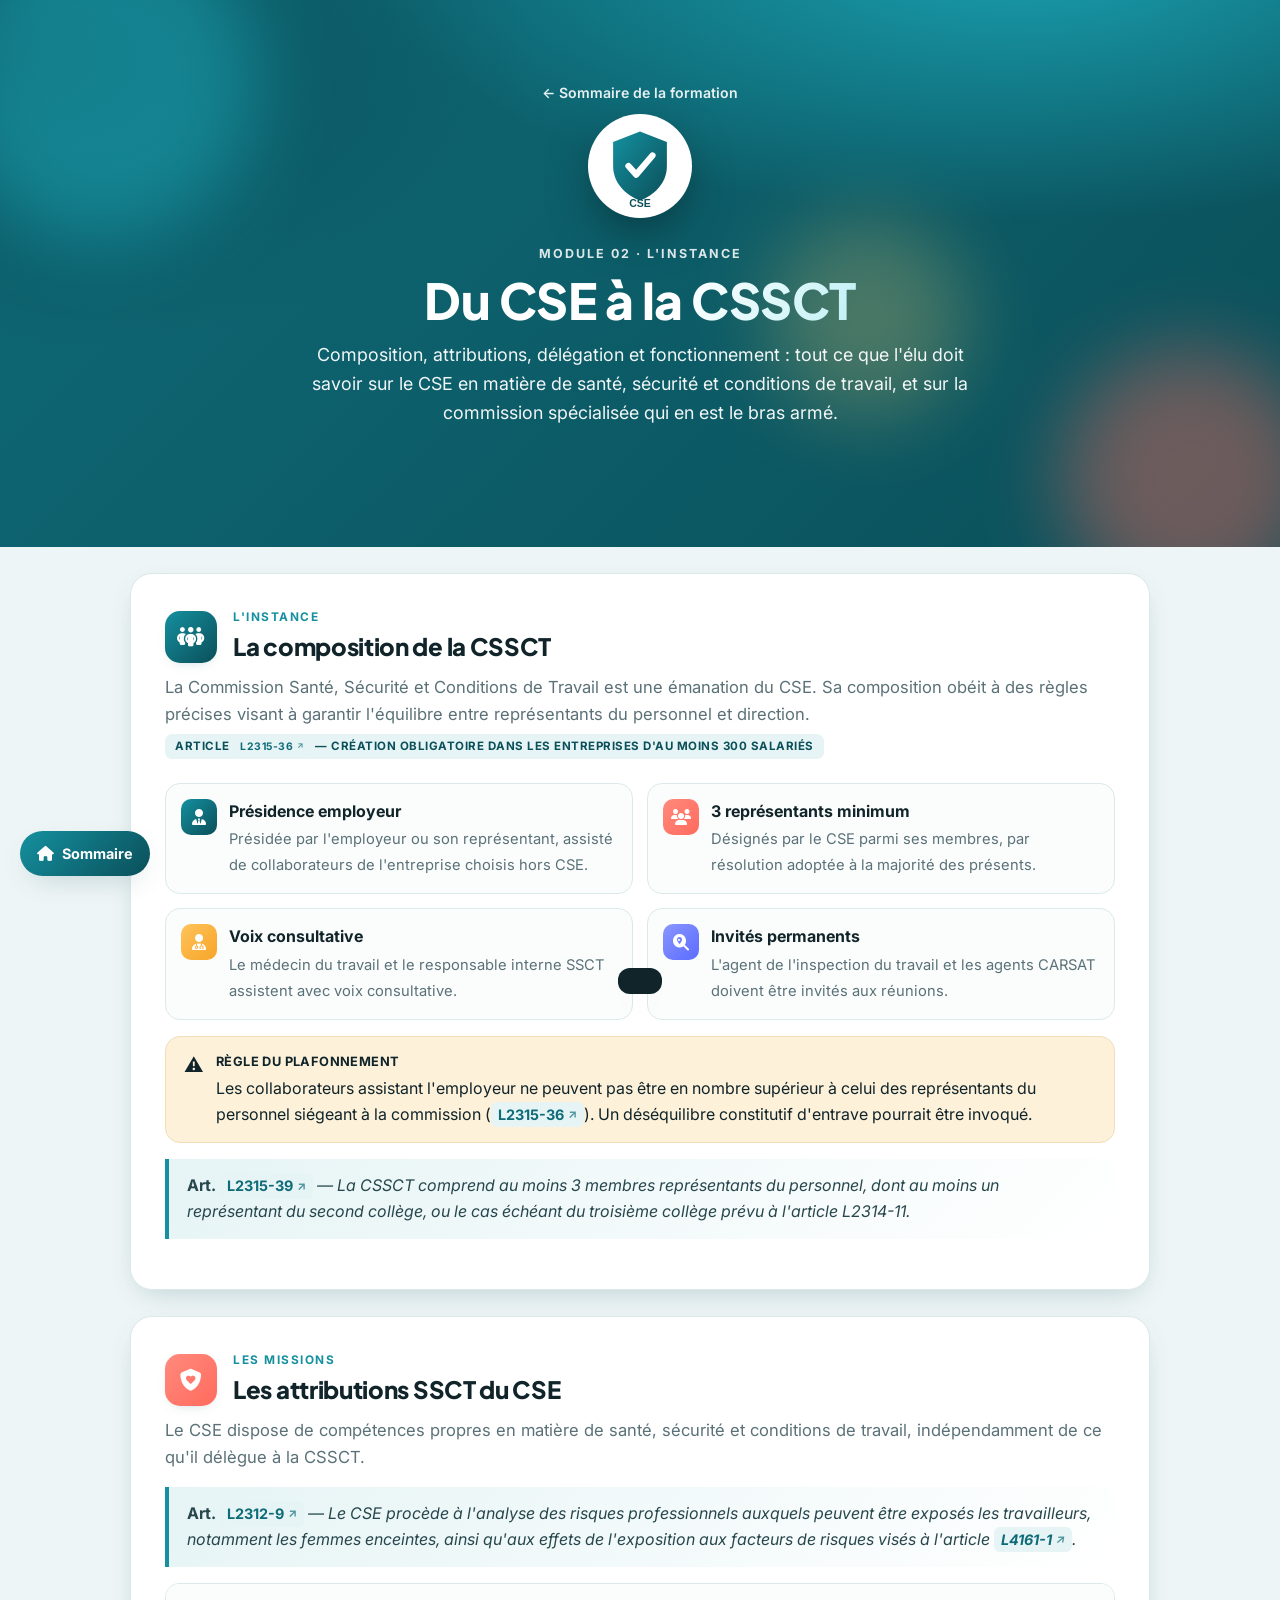
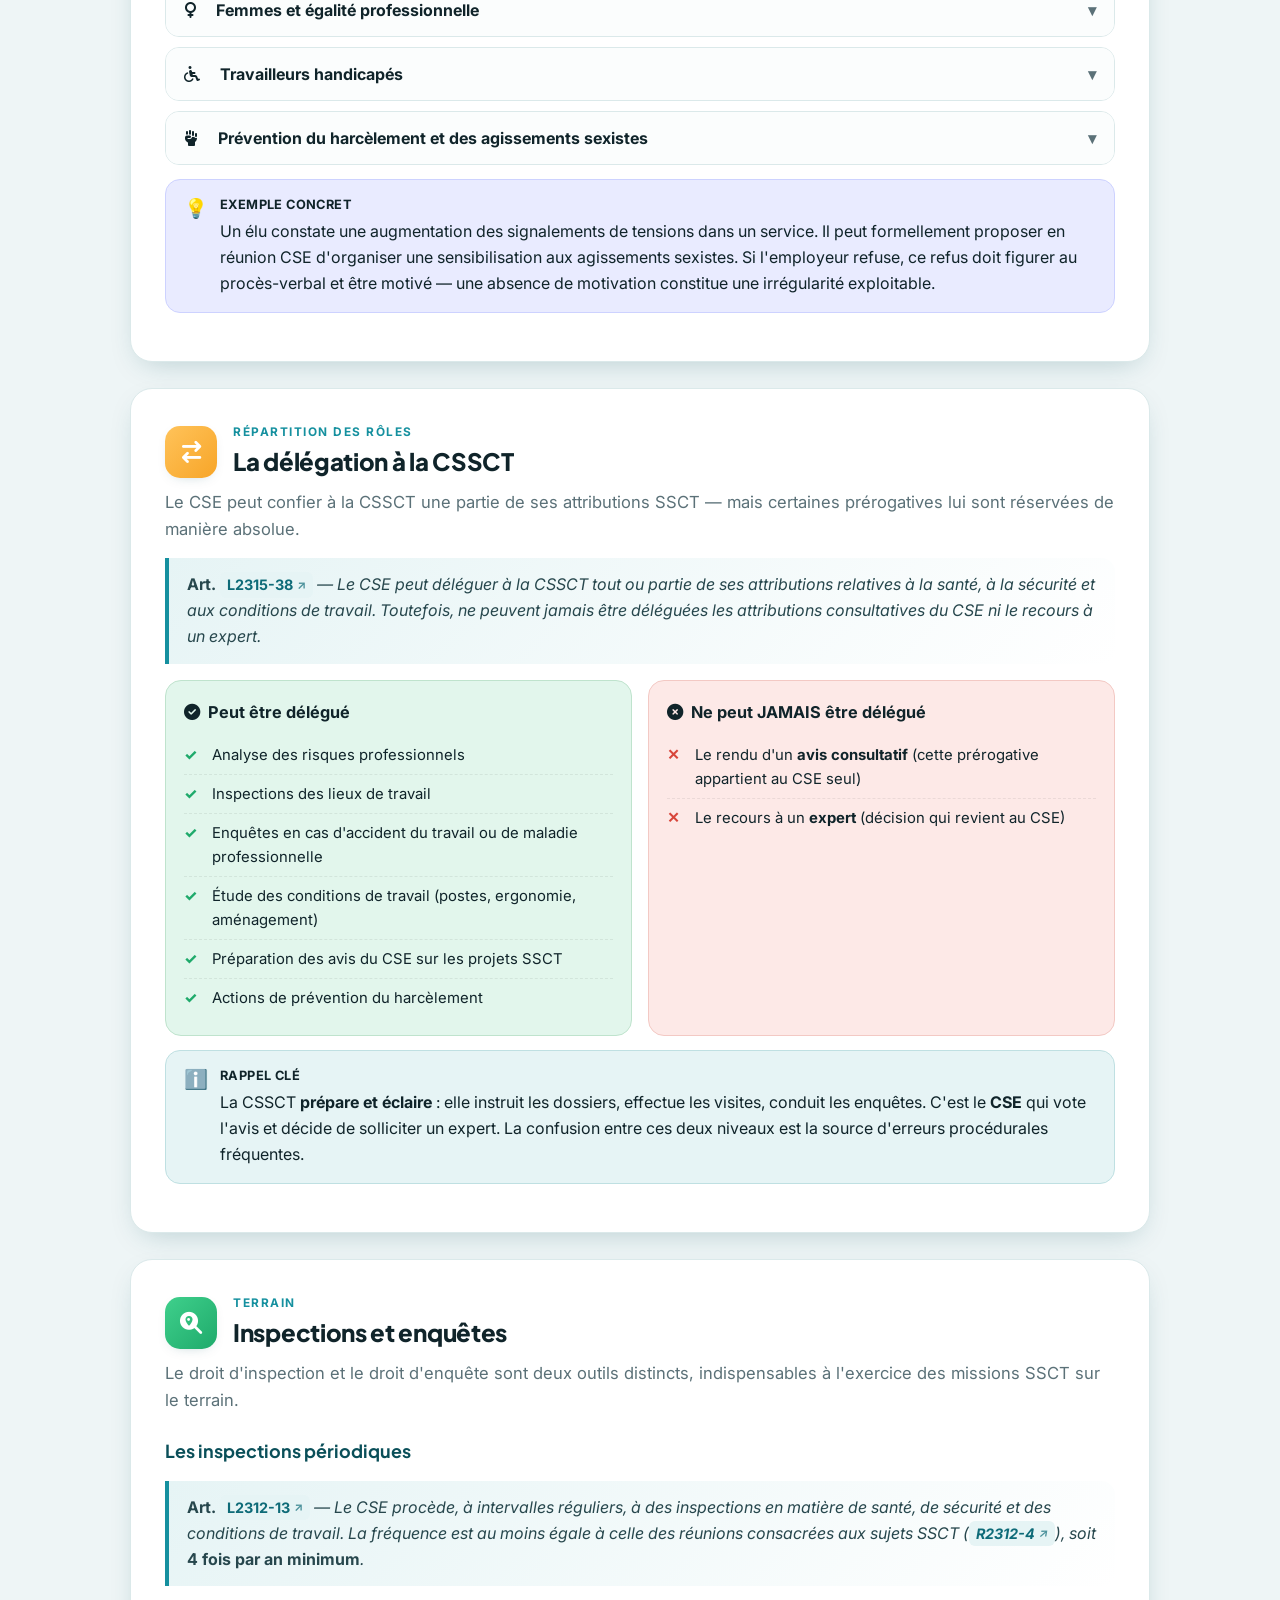
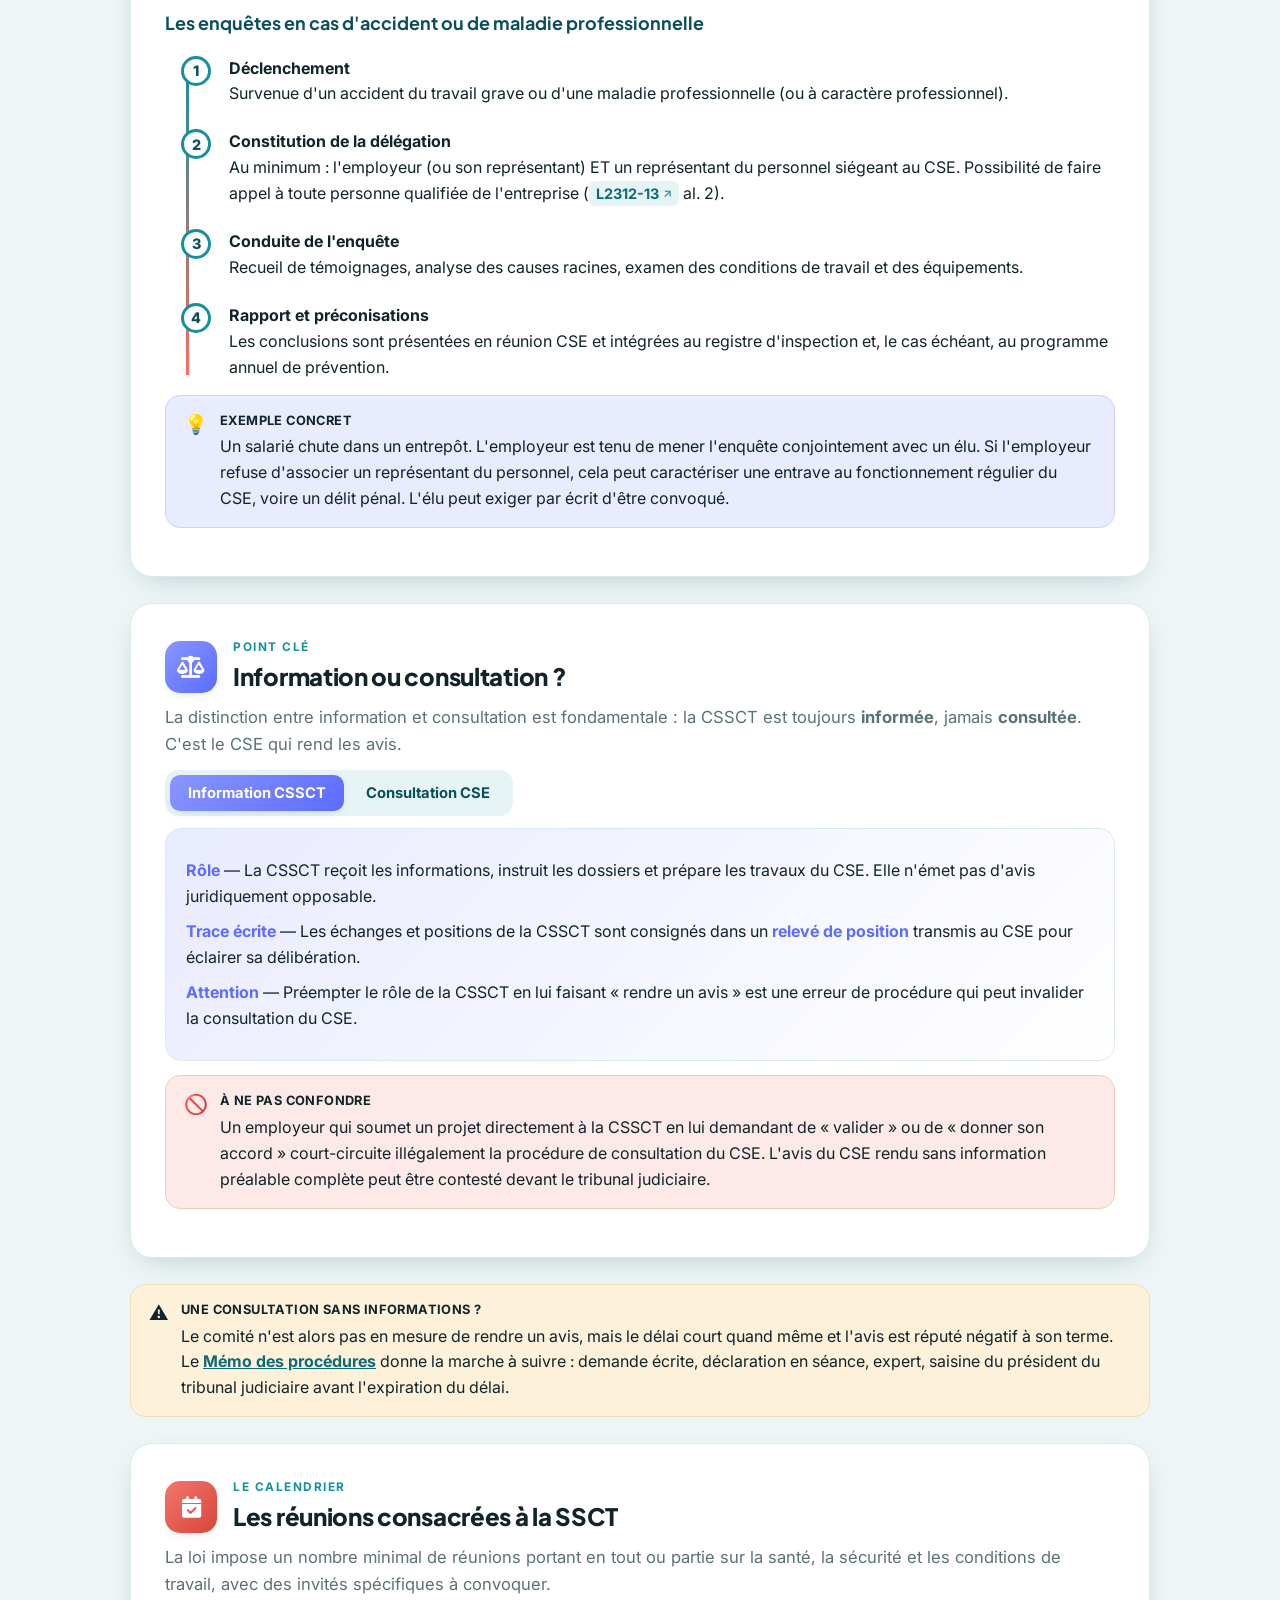
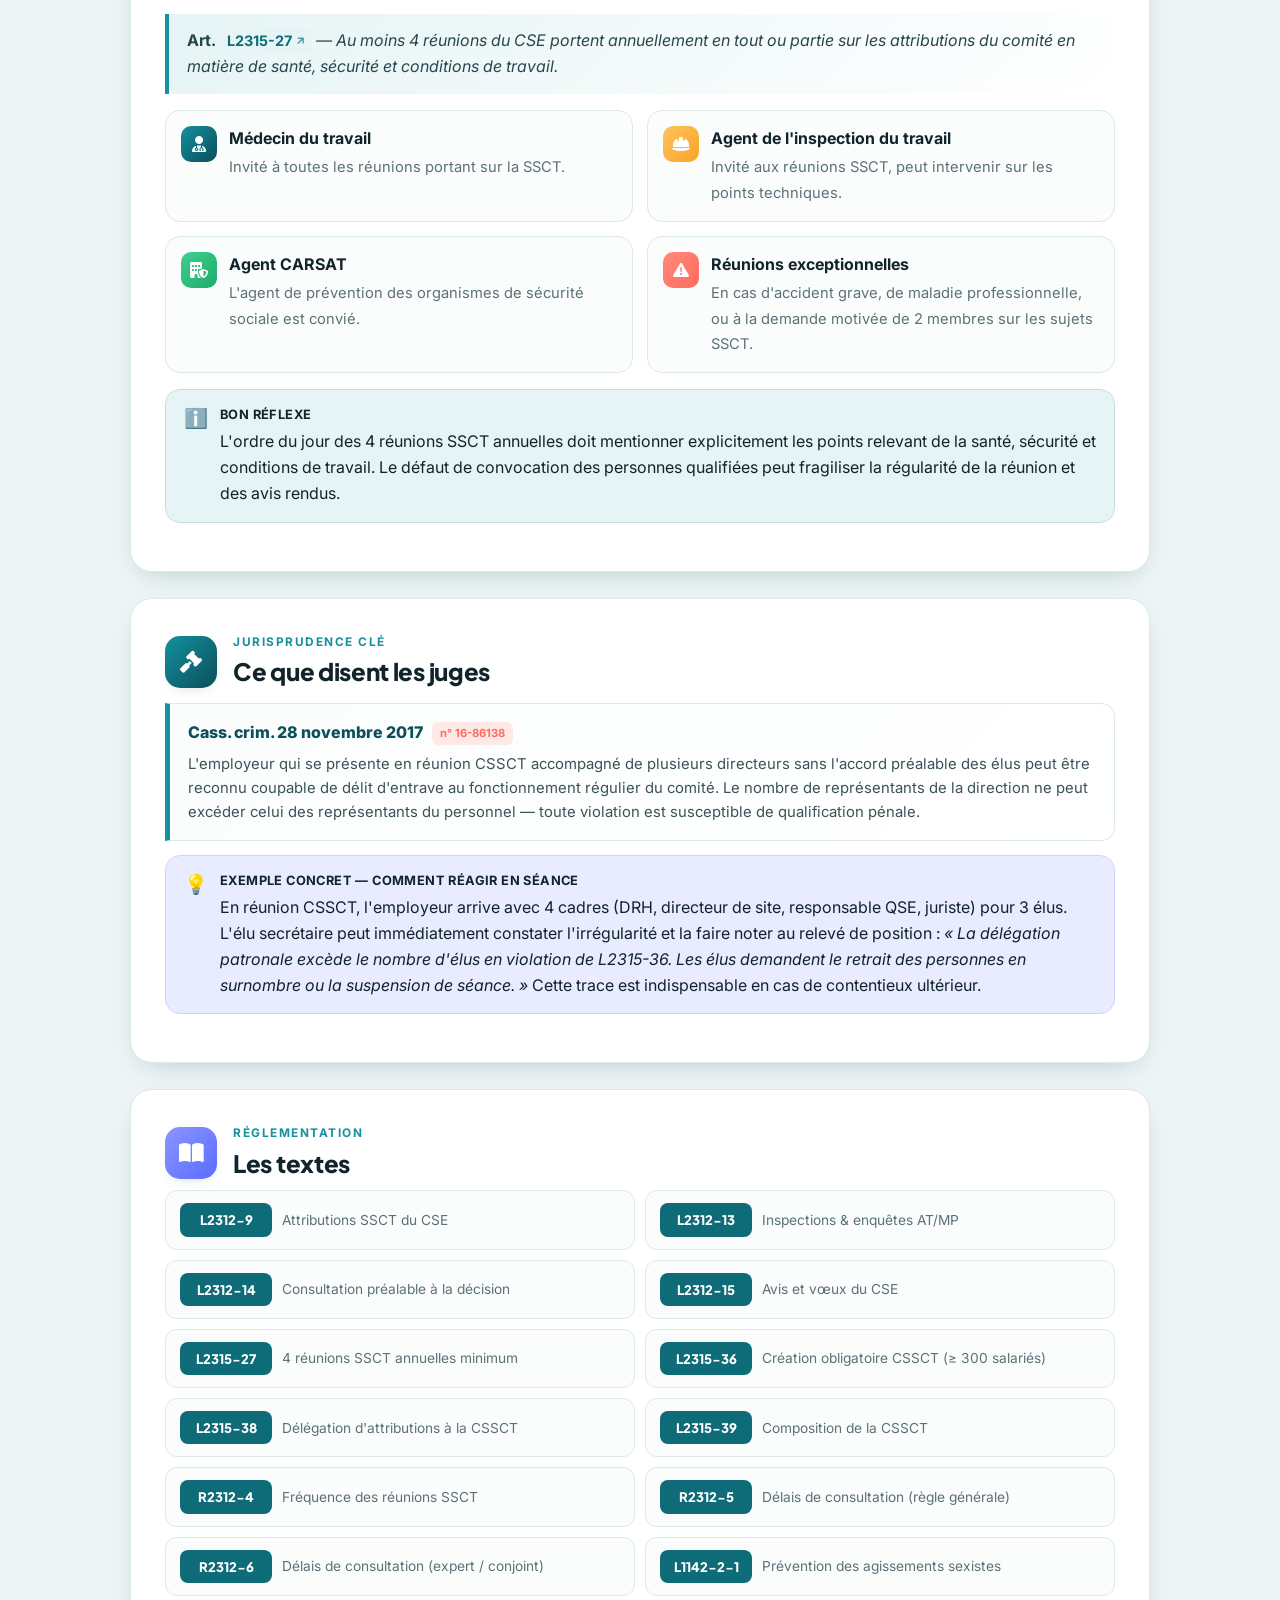
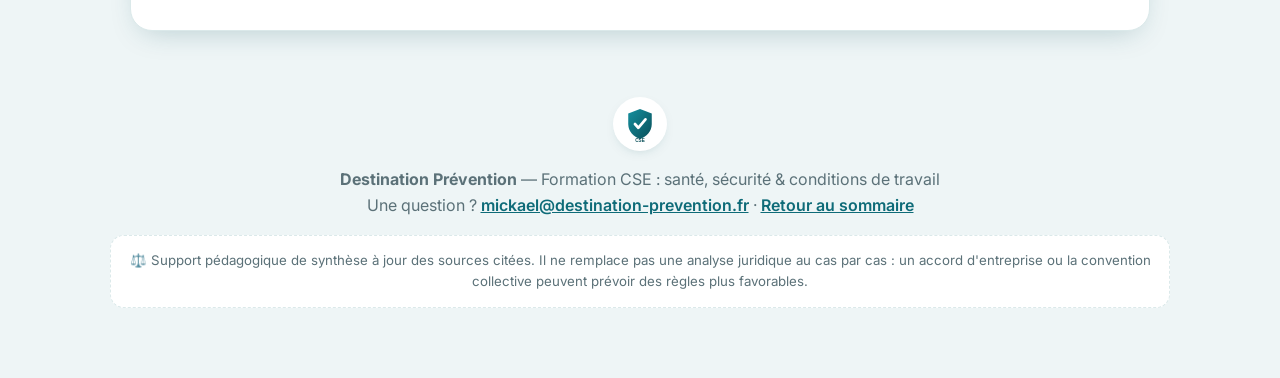
<file: cse-cssct.html>
<!DOCTYPE html>
<html lang="fr">
<head>
<meta charset="UTF-8">
<meta name="viewport" content="width=device-width, initial-scale=1.0">
<meta name="robots" content="noindex,nofollow,noarchive">
<title>Du CSE à la CSSCT — Formation CSE SSCT · Destination Prévention</title>
<link rel="icon" href="logo.svg">
<link rel="preconnect" href="https://fonts.googleapis.com">
<link rel="preconnect" href="https://fonts.gstatic.com" crossorigin>
<link href="https://fonts.googleapis.com/css2?family=Plus+Jakarta+Sans:wght@400;500;600;700;800&family=Inter:wght@400;500;600&display=swap" rel="stylesheet">
<link rel="stylesheet" href="styles.css">
<link rel="stylesheet" href="https://cdnjs.cloudflare.com/ajax/libs/font-awesome/6.5.2/css/all.min.css" referrerpolicy="no-referrer">
</head>
<body>
<div id="progress"></div>

<nav class="bar" id="nav">
  <div class="wrap">
    <a class="lg" href="index.html"><img class="mark" src="logo.svg" alt=""> Formation CSE SSCT</a>
    <div class="links">
      <a href="#composition">Composition</a>
      <a href="#attributions">Attributions SSCT</a>
      <a href="#delegation">Délégation</a>
      <a href="#inspections">Inspections &amp; enquêtes</a>
      <a href="#info-consultation">Information ou consultation ?</a>
      <a href="#reunions">Réunions SSCT</a>
      <a href="#juri">Jurisprudence</a>
      <a href="#regl">Réglementation</a>
      <a href="outils-instances.html">En séance</a>
    </div>
  </div>
</nav>

<header class="hero">
  <div class="blob b1"></div><div class="blob b2"></div><div class="blob b3"></div>
  <div class="wrap">
    <div class="crumb"><a href="index.html">← Sommaire de la formation</a></div>
    <div class="logo-wrap"><img src="logo.svg" alt="Destination Prévention" style="width:96px;height:96px"></div>
    <span class="kick">Module 02 · L'instance</span>
    <h1>Du CSE à la <span class="hl">CSSCT</span></h1>
    <p class="sub">Composition, attributions, délégation et fonctionnement : tout ce que l'élu doit savoir sur le CSE en matière de santé, sécurité et conditions de travail, et sur la commission spécialisée qui en est le bras armé.</p>
  </div>
</header>

<main class="wrap">

  <!-- ===== COMPOSITION ===== -->
  <section id="composition">
    <div class="sec-head">
      <div class="sec-ico t-teal"><i class="fa-solid fa-people-group"></i></div>
      <div><div class="kicker">L'instance</div><h2>La composition de la CSSCT</h2></div>
    </div>
    <p class="lead">La Commission Santé, Sécurité et Conditions de Travail est une émanation du CSE. Sa composition obéit à des règles précises visant à garantir l'équilibre entre représentants du personnel et direction.</p>

    <span class="chips-law">Article <a class="lf" href="https://www.legifrance.gouv.fr/codes/article_lc/LEGIARTI000035626455" target="_blank" rel="noopener">L2315-36</a> — Création obligatoire dans les entreprises d'au moins 300 salariés</span>

    <div class="feat">
      <div class="f"><div class="fi t-teal"><i class="fa-solid fa-user-tie"></i></div><div><b>Présidence employeur</b><span>Présidée par l'employeur ou son représentant, assisté de collaborateurs de l'entreprise choisis hors CSE.</span></div></div>
      <div class="f"><div class="fi t-coral"><i class="fa-solid fa-users"></i></div><div><b>3 représentants minimum</b><span>Désignés par le CSE parmi ses membres, par résolution adoptée à la majorité des présents.</span></div></div>
      <div class="f"><div class="fi t-amber"><i class="fa-solid fa-user-doctor"></i></div><div><b>Voix consultative</b><span>Le médecin du travail et le responsable interne SSCT assistent avec voix consultative.</span></div></div>
      <div class="f"><div class="fi t-indigo"><i class="fa-solid fa-magnifying-glass-location"></i></div><div><b>Invités permanents</b><span>L'agent de l'inspection du travail et les agents CARSAT doivent être invités aux réunions.</span></div></div>
    </div>

    <div class="note n-warn"><span class="ni">⚠️</span><div><span class="tag">Règle du plafonnement</span><p>Les collaborateurs assistant l'employeur ne peuvent pas être en nombre supérieur à celui des représentants du personnel siégeant à la commission (<a class="lf" href="https://www.legifrance.gouv.fr/codes/article_lc/LEGIARTI000035626455" target="_blank" rel="noopener">L2315-36</a>). Un déséquilibre constitutif d'entrave pourrait être invoqué.</p></div></div>

    <blockquote class="art"><b>Art. <a class="lf" href="https://www.legifrance.gouv.fr/codes/article_lc/LEGIARTI000036262434" target="_blank" rel="noopener">L2315-39</a></b> — La CSSCT comprend au moins 3 membres représentants du personnel, dont au moins un représentant du second collège, ou le cas échéant du troisième collège prévu à l'article L2314-11.</blockquote>
  </section>

  <!-- ===== ATTRIBUTIONS SSCT ===== -->
  <section id="attributions">
    <div class="sec-head">
      <div class="sec-ico t-coral"><i class="fa-solid fa-shield-heart"></i></div>
      <div><div class="kicker">Les missions</div><h2>Les attributions SSCT du CSE</h2></div>
    </div>
    <p class="lead">Le CSE dispose de compétences propres en matière de santé, sécurité et conditions de travail, indépendamment de ce qu'il délègue à la CSSCT.</p>

    <blockquote class="art"><b>Art. <a class="lf" href="https://www.legifrance.gouv.fr/codes/article_lc/LEGIARTI000035609536" target="_blank" rel="noopener">L2312-9</a></b> — Le CSE procède à l'analyse des risques professionnels auxquels peuvent être exposés les travailleurs, notamment les femmes enceintes, ainsi qu'aux effets de l'exposition aux facteurs de risques visés à l'article <a class="lf" href="https://www.legifrance.gouv.fr/codes/article_lc/LEGIARTI000035640694" target="_blank" rel="noopener">L4161-1</a>.</blockquote>

    <div class="acc">
      <button><i class="fa-solid fa-venus"></i>&nbsp; Femmes et égalité professionnelle<span class="chev">▾</span></button>
      <div class="body"><div class="inner">
        <p>Le CSE contribue à faciliter l'accès des femmes à tous les emplois et à la résolution des problèmes liés à la maternité (<a class="lf" href="https://www.legifrance.gouv.fr/codes/article_lc/LEGIARTI000035609536" target="_blank" rel="noopener">L2312-9</a>).</p>
      </div></div>
    </div>
    <div class="acc">
      <button><i class="fa-solid fa-wheelchair"></i>&nbsp; Travailleurs handicapés<span class="chev">▾</span></button>
      <div class="body"><div class="inner">
        <p>Le CSE contribue à l'adaptation et à l'aménagement des postes de travail pour les personnes handicapées, en vue de faciliter leur maintien dans l'emploi.</p>
      </div></div>
    </div>
    <div class="acc">
      <button><i class="fa-solid fa-hand-fist"></i>&nbsp; Prévention du harcèlement et des agissements sexistes<span class="chev">▾</span></button>
      <div class="body"><div class="inner">
        <p>Le CSE peut susciter toute initiative utile et proposer des actions de prévention du harcèlement moral, du harcèlement sexuel et des agissements sexistes visés à l'article <a class="lf" href="https://www.legifrance.gouv.fr/codes/article_lc/LEGIARTI000031072447" target="_blank" rel="noopener">L1142-2-1</a>. Le refus de l'employeur de mettre en œuvre ces propositions doit être <b>motivé</b>.</p>
      </div></div>
    </div>

    <div class="note n-ex"><span class="ni">💡</span><div><span class="tag">Exemple concret</span><p>Un élu constate une augmentation des signalements de tensions dans un service. Il peut formellement proposer en réunion CSE d'organiser une sensibilisation aux agissements sexistes. Si l'employeur refuse, ce refus doit figurer au procès-verbal et être motivé — une absence de motivation constitue une irrégularité exploitable.</p></div></div>
  </section>

  <!-- ===== DELEGATION ===== -->
  <section id="delegation">
    <div class="sec-head">
      <div class="sec-ico t-amber"><i class="fa-solid fa-arrow-right-arrow-left"></i></div>
      <div><div class="kicker">Répartition des rôles</div><h2>La délégation à la CSSCT</h2></div>
    </div>
    <p class="lead">Le CSE peut confier à la CSSCT une partie de ses attributions SSCT — mais certaines prérogatives lui sont réservées de manière absolue.</p>

    <blockquote class="art"><b>Art. <a class="lf" href="https://www.legifrance.gouv.fr/codes/article_lc/LEGIARTI000035626459" target="_blank" rel="noopener">L2315-38</a></b> — Le CSE peut déléguer à la CSSCT tout ou partie de ses attributions relatives à la santé, à la sécurité et aux conditions de travail. Toutefois, ne peuvent jamais être déléguées les attributions consultatives du CSE ni le recours à un expert.</blockquote>

    <div class="dd">
      <div class="col can">
        <h4><i class="fa-solid fa-circle-check"></i> Peut être délégué</h4>
        <ul>
          <li>Analyse des risques professionnels</li>
          <li>Inspections des lieux de travail</li>
          <li>Enquêtes en cas d'accident du travail ou de maladie professionnelle</li>
          <li>Étude des conditions de travail (postes, ergonomie, aménagement)</li>
          <li>Préparation des avis du CSE sur les projets SSCT</li>
          <li>Actions de prévention du harcèlement</li>
        </ul>
      </div>
      <div class="col cant">
        <h4><i class="fa-solid fa-circle-xmark"></i> Ne peut JAMAIS être délégué</h4>
        <ul>
          <li>Le rendu d'un <b>avis consultatif</b> (cette prérogative appartient au CSE seul)</li>
          <li>Le recours à un <b>expert</b> (décision qui revient au CSE)</li>
        </ul>
      </div>
    </div>

    <div class="note n-info"><span class="ni">ℹ️</span><div><span class="tag">Rappel clé</span><p>La CSSCT <b>prépare et éclaire</b> : elle instruit les dossiers, effectue les visites, conduit les enquêtes. C'est le <b>CSE</b> qui vote l'avis et décide de solliciter un expert. La confusion entre ces deux niveaux est la source d'erreurs procédurales fréquentes.</p></div></div>
  </section>

  <!-- ===== INSPECTIONS & ENQUETES ===== -->
  <section id="inspections">
    <div class="sec-head">
      <div class="sec-ico t-green"><i class="fa-solid fa-magnifying-glass-location"></i></div>
      <div><div class="kicker">Terrain</div><h2>Inspections et enquêtes</h2></div>
    </div>
    <p class="lead">Le droit d'inspection et le droit d'enquête sont deux outils distincts, indispensables à l'exercice des missions SSCT sur le terrain.</p>

    <h3 class="sub">Les inspections périodiques</h3>
    <blockquote class="art"><b>Art. <a class="lf" href="https://www.legifrance.gouv.fr/codes/article_lc/LEGIARTI000035609774" target="_blank" rel="noopener">L2312-13</a></b> — Le CSE procède, à intervalles réguliers, à des inspections en matière de santé, de sécurité et des conditions de travail. La fréquence est au moins égale à celle des réunions consacrées aux sujets SSCT (<a class="lf" href="https://www.legifrance.gouv.fr/codes/article_lc/LEGIARTI000036411550" target="_blank" rel="noopener">R2312-4</a>), soit <b>4 fois par an minimum</b>.</blockquote>

    <h3 class="sub">Les enquêtes en cas d'accident ou de maladie professionnelle</h3>
    <div class="tl">
      <div class="step">
        <div class="dot">1</div>
        <b>Déclenchement</b>
        Survenue d'un accident du travail grave ou d'une maladie professionnelle (ou à caractère professionnel).
      </div>
      <div class="step">
        <div class="dot">2</div>
        <b>Constitution de la délégation</b>
        Au minimum : l'employeur (ou son représentant) ET un représentant du personnel siégeant au CSE. Possibilité de faire appel à toute personne qualifiée de l'entreprise (<a class="lf" href="https://www.legifrance.gouv.fr/codes/article_lc/LEGIARTI000035609774" target="_blank" rel="noopener">L2312-13</a> al. 2).
      </div>
      <div class="step">
        <div class="dot">3</div>
        <b>Conduite de l'enquête</b>
        Recueil de témoignages, analyse des causes racines, examen des conditions de travail et des équipements.
      </div>
      <div class="step">
        <div class="dot">4</div>
        <b>Rapport et préconisations</b>
        Les conclusions sont présentées en réunion CSE et intégrées au registre d'inspection et, le cas échéant, au programme annuel de prévention.
      </div>
    </div>

    <div class="note n-ex"><span class="ni">💡</span><div><span class="tag">Exemple concret</span><p>Un salarié chute dans un entrepôt. L'employeur est tenu de mener l'enquête conjointement avec un élu. Si l'employeur refuse d'associer un représentant du personnel, cela peut caractériser une entrave au fonctionnement régulier du CSE, voire un délit pénal. L'élu peut exiger par écrit d'être convoqué.</p></div></div>
  </section>

  <!-- ===== INFORMATION OU CONSULTATION ===== -->
  <section id="info-consultation">
    <div class="sec-head">
      <div class="sec-ico t-indigo"><i class="fa-solid fa-scale-balanced"></i></div>
      <div><div class="kicker">Point clé</div><h2>Information ou consultation ?</h2></div>
    </div>
    <p class="lead">La distinction entre information et consultation est fondamentale : la CSSCT est toujours <b>informée</b>, jamais <b>consultée</b>. C'est le CSE qui rend les avis.</p>

    <div class="seg" data-group="ic">
      <button data-k="a" class="on">Information CSSCT</button>
      <button data-k="b">Consultation CSE</button>
    </div>
    <div class="panel a show" data-group="ic" data-k="a">
      <div class="kv"><b>Rôle</b> — La CSSCT reçoit les informations, instruit les dossiers et prépare les travaux du CSE. Elle n'émet pas d'avis juridiquement opposable.</div>
      <div class="kv"><b>Trace écrite</b> — Les échanges et positions de la CSSCT sont consignés dans un <b>relevé de position</b> transmis au CSE pour éclairer sa délibération.</div>
      <div class="kv"><b>Attention</b> — Préempter le rôle de la CSSCT en lui faisant « rendre un avis » est une erreur de procédure qui peut invalider la consultation du CSE.</div>
    </div>
    <div class="panel b" data-group="ic" data-k="b">
      <div class="kv"><b>Rôle</b> — Le CSE est l'instance consultée. Il délibère et émet un avis ou des vœux (<a class="lf" href="https://www.legifrance.gouv.fr/codes/article_lc/LEGIARTI000038791194" target="_blank" rel="noopener">L2312-15</a>). La consultation doit être <b>préalable à la décision de l'employeur</b> (<a class="lf" href="https://www.legifrance.gouv.fr/codes/article_lc/LEGIARTI000036262404" target="_blank" rel="noopener">L2312-14</a>).</div>
      <div class="kv"><b>Délais légaux</b> — À défaut d'accord, le CSE dispose de (<a class="lf" href="https://www.legifrance.gouv.fr/codes/article_lc/LEGIARTI000045680873" target="_blank" rel="noopener">R2312-5</a> et <a class="lf" href="https://www.legifrance.gouv.fr/codes/article_lc/LEGIARTI000036411558" target="_blank" rel="noopener">R2312-6</a>) :
        <ul style="margin:8px 0 0;padding-left:18px;font-size:.93rem">
          <li><b>1 mois</b> en règle générale ;</li>
          <li><b>2 mois</b> en cas d'intervention d'un expert ;</li>
          <li><b>3 mois</b> en cas de consultation conjointe CSE central + CSE d'établissement.</li>
        </ul>
      </div>
      <div class="kv"><b>Informations précises</b> — Le CSE doit disposer d'informations précises et écrites pour exercer utilement ses attributions.</div>
    </div>

    <div class="note n-no"><span class="ni">🚫</span><div><span class="tag">À ne pas confondre</span><p>Un employeur qui soumet un projet directement à la CSSCT en lui demandant de « valider » ou de « donner son accord » court-circuite illégalement la procédure de consultation du CSE. L'avis du CSE rendu sans information préalable complète peut être contesté devant le tribunal judiciaire.</p></div></div>
  </section>

  <!-- ===== REUNIONS SSCT ===== -->
      <div class="note n-warn">
      <span class="ni">⚠️</span>
      <div>
        <span class="tag">Une consultation sans informations ?</span>
        <p>Le comité n'est alors pas en mesure de rendre un avis, mais le délai court quand même et l'avis est réputé négatif à son terme. Le <a href="procedures.html#case-info"><b>Mémo des procédures</b></a> donne la marche à suivre : demande écrite, déclaration en séance, expert, saisine du président du tribunal judiciaire avant l'expiration du délai.</p>
      </div>
    </div>

  <section id="reunions">
    <div class="sec-head">
      <div class="sec-ico t-red"><i class="fa-solid fa-calendar-check"></i></div>
      <div><div class="kicker">Le calendrier</div><h2>Les réunions consacrées à la SSCT</h2></div>
    </div>
    <p class="lead">La loi impose un nombre minimal de réunions portant en tout ou partie sur la santé, la sécurité et les conditions de travail, avec des invités spécifiques à convoquer.</p>

    <blockquote class="art"><b>Art. <a class="lf" href="https://www.legifrance.gouv.fr/codes/article_lc/LEGIARTI000036761943" target="_blank" rel="noopener">L2315-27</a></b> — Au moins 4 réunions du CSE portent annuellement en tout ou partie sur les attributions du comité en matière de santé, sécurité et conditions de travail.</blockquote>

    <div class="feat">
      <div class="f"><div class="fi t-teal"><i class="fa-solid fa-user-doctor"></i></div><div><b>Médecin du travail</b><span>Invité à toutes les réunions portant sur la SSCT.</span></div></div>
      <div class="f"><div class="fi t-amber"><i class="fa-solid fa-hard-hat"></i></div><div><b>Agent de l'inspection du travail</b><span>Invité aux réunions SSCT, peut intervenir sur les points techniques.</span></div></div>
      <div class="f"><div class="fi t-green"><i class="fa-solid fa-building-shield"></i></div><div><b>Agent CARSAT</b><span>L'agent de prévention des organismes de sécurité sociale est convié.</span></div></div>
      <div class="f"><div class="fi t-coral"><i class="fa-solid fa-triangle-exclamation"></i></div><div><b>Réunions exceptionnelles</b><span>En cas d'accident grave, de maladie professionnelle, ou à la demande motivée de 2 membres sur les sujets SSCT.</span></div></div>
    </div>

    <div class="note n-info"><span class="ni">ℹ️</span><div><span class="tag">Bon réflexe</span><p>L'ordre du jour des 4 réunions SSCT annuelles doit mentionner explicitement les points relevant de la santé, sécurité et conditions de travail. Le défaut de convocation des personnes qualifiées peut fragiliser la régularité de la réunion et des avis rendus.</p></div></div>
  </section>

  <!-- ===== JURISPRUDENCE ===== -->
  <section id="juri">
    <div class="sec-head">
      <div class="sec-ico t-teal"><i class="fa-solid fa-gavel"></i></div>
      <div><div class="kicker">Jurisprudence clé</div><h2>Ce que disent les juges</h2></div>
    </div>

    <div class="juri">
      <div class="jt">Cass. crim. 28 novembre 2017 <span class="jp">n° 16-86138</span></div>
      <p>L'employeur qui se présente en réunion CSSCT accompagné de plusieurs directeurs sans l'accord préalable des élus peut être reconnu coupable de délit d'entrave au fonctionnement régulier du comité. Le nombre de représentants de la direction ne peut excéder celui des représentants du personnel — toute violation est susceptible de qualification pénale.</p>
    </div>

    <div class="note n-ex"><span class="ni">💡</span><div><span class="tag">Exemple concret — Comment réagir en séance</span><p>En réunion CSSCT, l'employeur arrive avec 4 cadres (DRH, directeur de site, responsable QSE, juriste) pour 3 élus. L'élu secrétaire peut immédiatement constater l'irrégularité et la faire noter au relevé de position : <em>« La délégation patronale excède le nombre d'élus en violation de L2315-36. Les élus demandent le retrait des personnes en surnombre ou la suspension de séance. »</em> Cette trace est indispensable en cas de contentieux ultérieur.</p></div></div>
  </section>

  <!-- ===== REGLEMENTATION ===== -->
  <section id="regl">
    <div class="sec-head">
      <div class="sec-ico t-indigo"><i class="fa-solid fa-book-open"></i></div>
      <div><div class="kicker">Réglementation</div><h2>Les textes</h2></div>
    </div>
    <div class="regl">
      <a href="https://www.legifrance.gouv.fr/codes/article_lc/LEGIARTI000035609536" target="_blank" rel="noopener"><span class="code">L2312-9</span><span>Attributions SSCT du CSE</span></a>
      <a href="https://www.legifrance.gouv.fr/codes/article_lc/LEGIARTI000035609774" target="_blank" rel="noopener"><span class="code">L2312-13</span><span>Inspections &amp; enquêtes AT/MP</span></a>
      <a href="https://www.legifrance.gouv.fr/codes/article_lc/LEGIARTI000036262404" target="_blank" rel="noopener"><span class="code">L2312-14</span><span>Consultation préalable à la décision</span></a>
      <a href="https://www.legifrance.gouv.fr/codes/article_lc/LEGIARTI000038791194" target="_blank" rel="noopener"><span class="code">L2312-15</span><span>Avis et vœux du CSE</span></a>
      <a href="https://www.legifrance.gouv.fr/codes/article_lc/LEGIARTI000036761943" target="_blank" rel="noopener"><span class="code">L2315-27</span><span>4 réunions SSCT annuelles minimum</span></a>
      <a href="https://www.legifrance.gouv.fr/codes/article_lc/LEGIARTI000035626455" target="_blank" rel="noopener"><span class="code">L2315-36</span><span>Création obligatoire CSSCT (≥ 300 salariés)</span></a>
      <a href="https://www.legifrance.gouv.fr/codes/article_lc/LEGIARTI000035626459" target="_blank" rel="noopener"><span class="code">L2315-38</span><span>Délégation d'attributions à la CSSCT</span></a>
      <a href="https://www.legifrance.gouv.fr/codes/article_lc/LEGIARTI000036262434" target="_blank" rel="noopener"><span class="code">L2315-39</span><span>Composition de la CSSCT</span></a>
      <a href="https://www.legifrance.gouv.fr/codes/article_lc/LEGIARTI000036411550" target="_blank" rel="noopener"><span class="code">R2312-4</span><span>Fréquence des réunions SSCT</span></a>
      <a href="https://www.legifrance.gouv.fr/codes/article_lc/LEGIARTI000045680873" target="_blank" rel="noopener"><span class="code">R2312-5</span><span>Délais de consultation (règle générale)</span></a>
      <a href="https://www.legifrance.gouv.fr/codes/article_lc/LEGIARTI000036411558" target="_blank" rel="noopener"><span class="code">R2312-6</span><span>Délais de consultation (expert / conjoint)</span></a>
      <a href="https://www.legifrance.gouv.fr/codes/article_lc/LEGIARTI000031072447" target="_blank" rel="noopener"><span class="code">L1142-2-1</span><span>Prévention des agissements sexistes</span></a>
    </div>
  </section>

</main>

<footer>
  <div class="fmark"><img src="logo.svg" alt="" style="width:42px;height:42px"></div>
  <p><b>Destination Prévention</b> — Formation CSE : santé, sécurité &amp; conditions de travail<br>
  Une question ? <a href="mailto:mickael@destination-prevention.fr">mickael@destination-prevention.fr</a> · <a href="index.html">Retour au sommaire</a></p>
  <div class="disc">⚖️ Support pédagogique de synthèse à jour des sources citées. Il ne remplace pas une analyse juridique au cas par cas : un accord d'entreprise ou la convention collective peuvent prévoir des règles plus favorables.</div>
</footer>

<div id="toast"></div>
<button class="btt" id="btt" aria-label="Revenir en haut">↑</button>
<script src="app.js"></script>
</body>
</html>
</file>
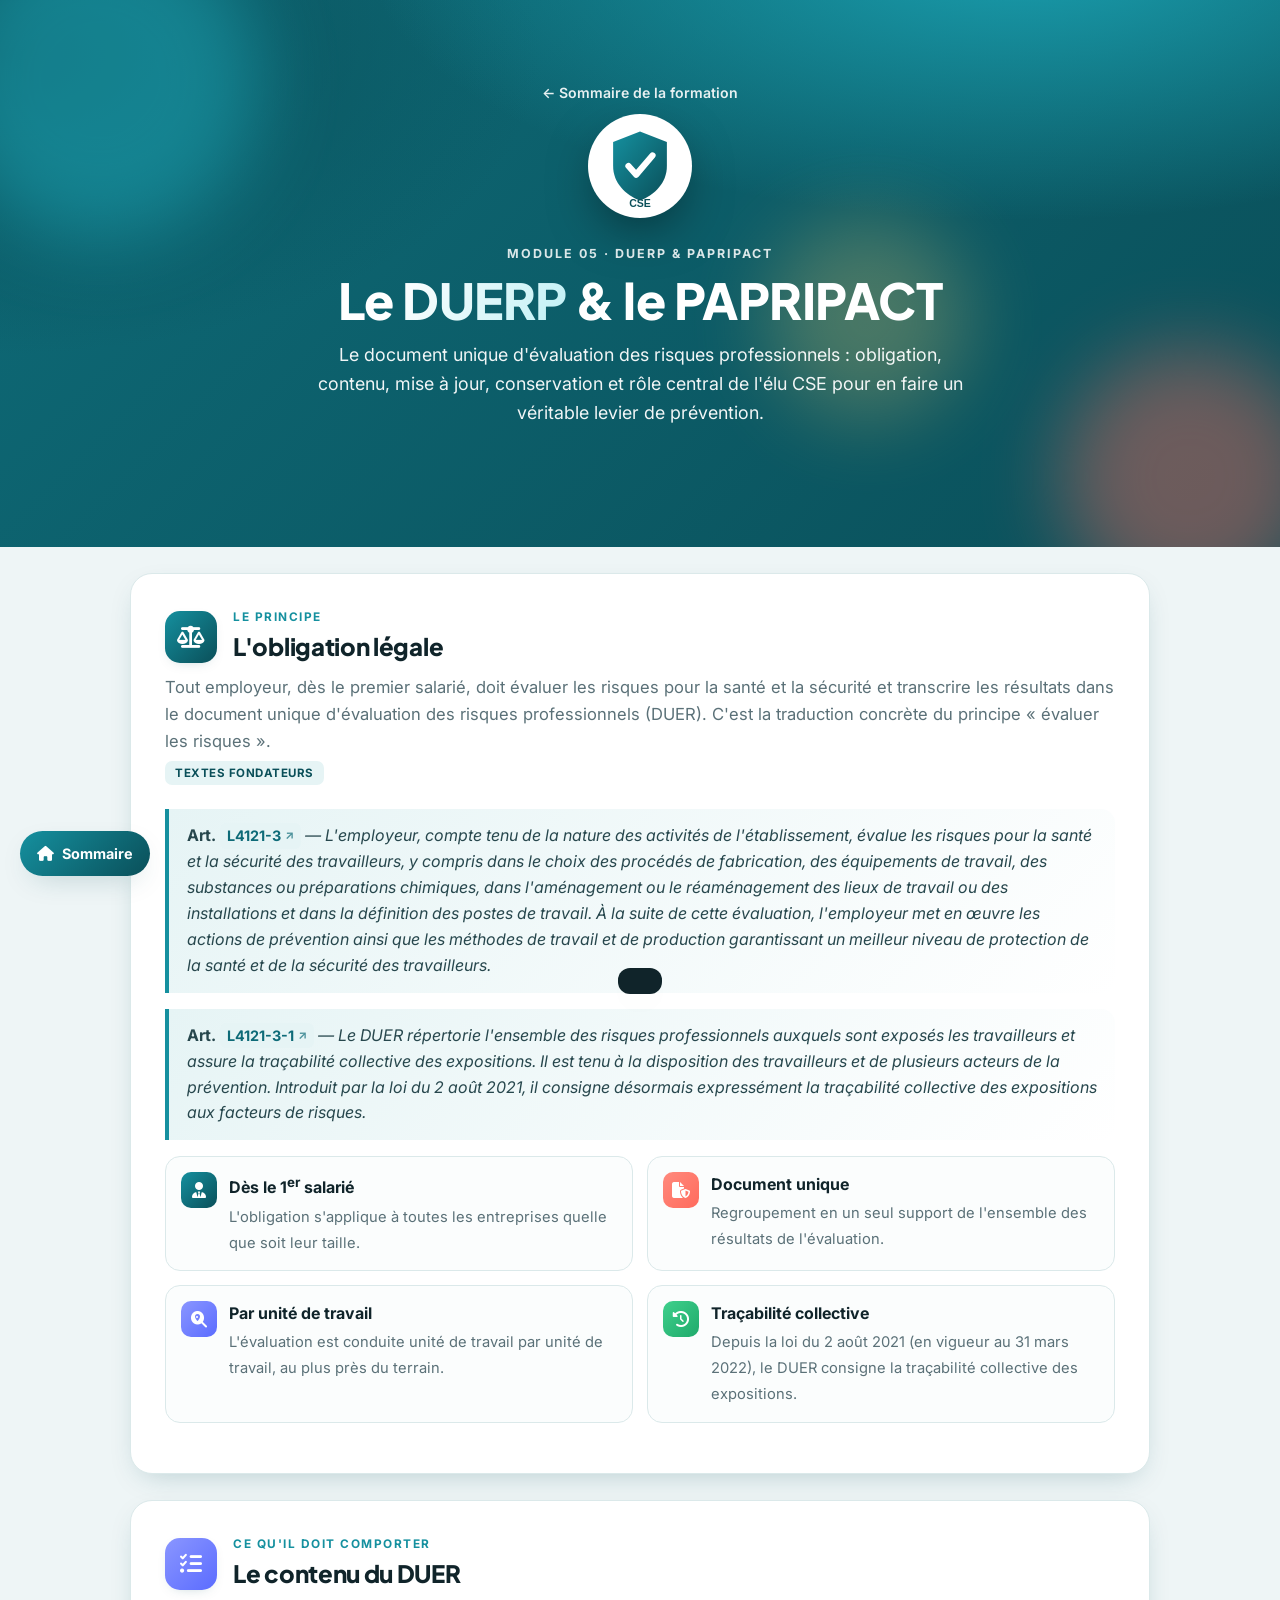
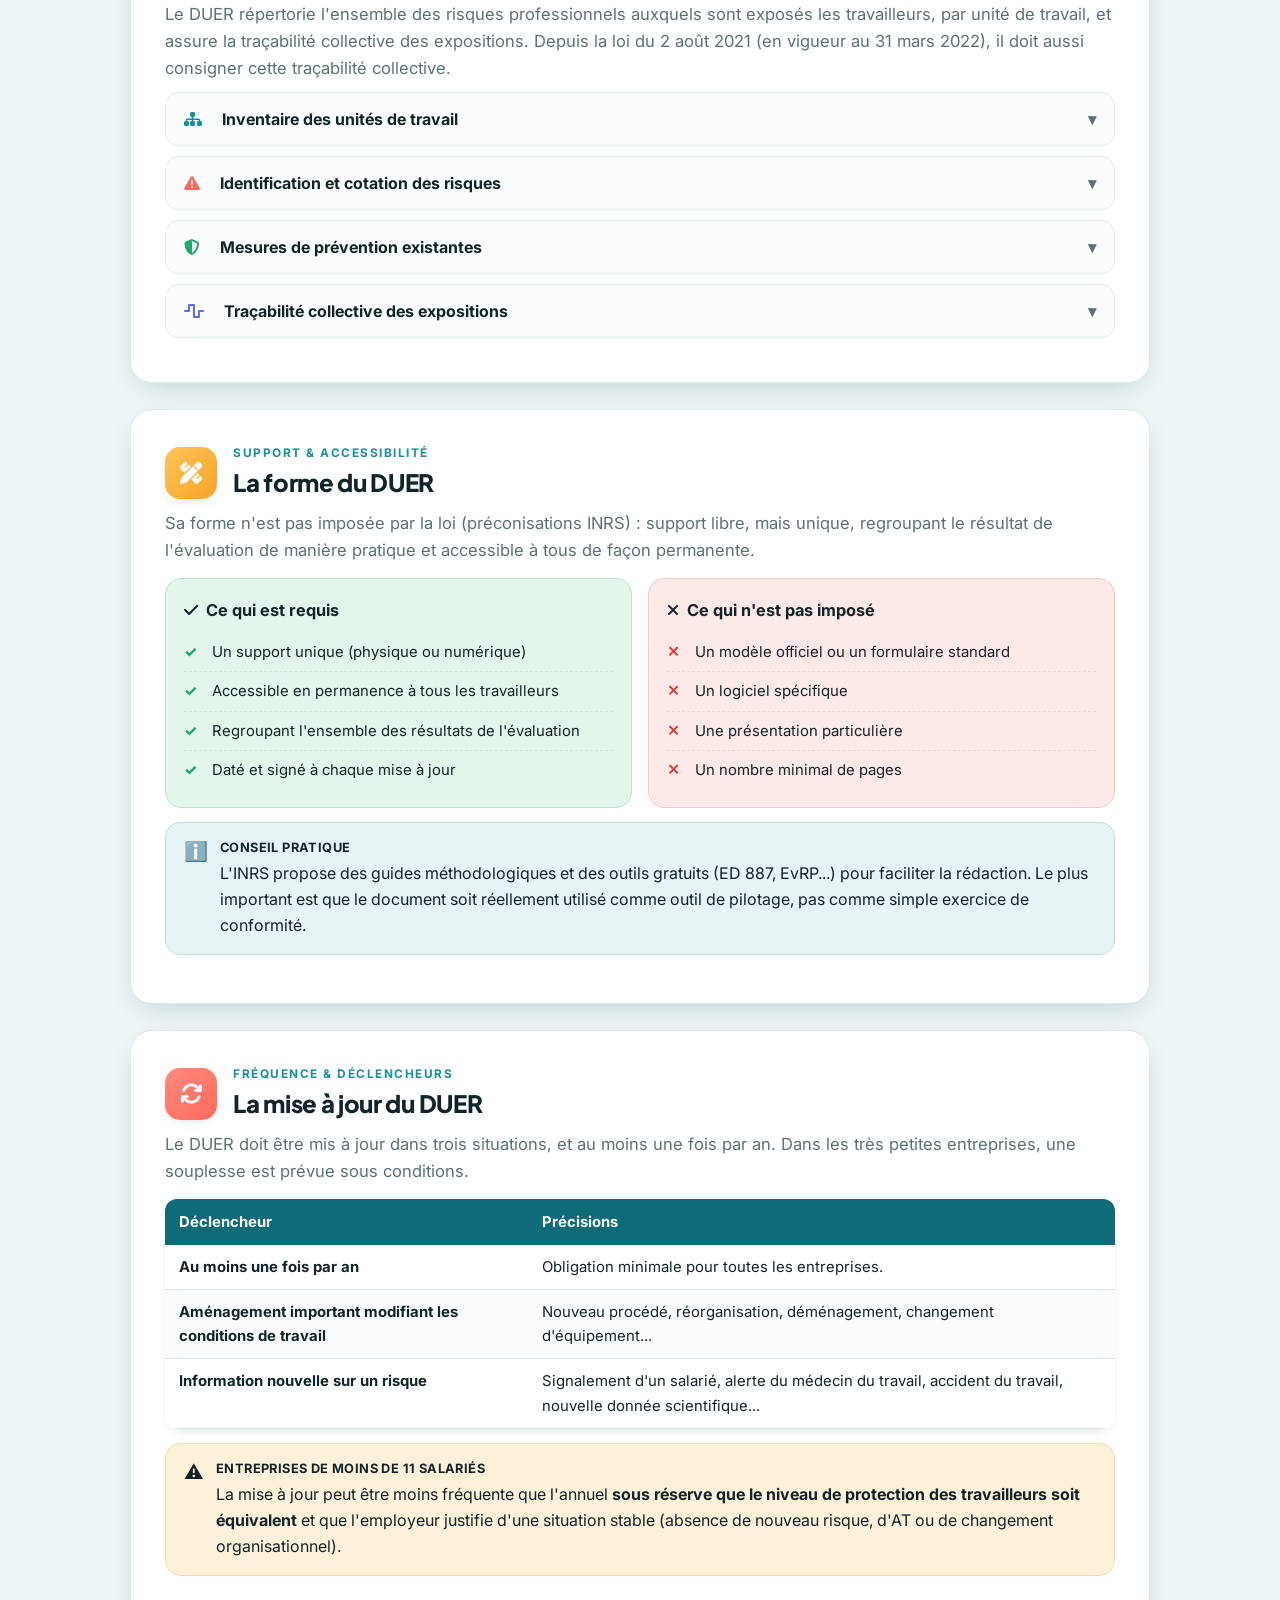
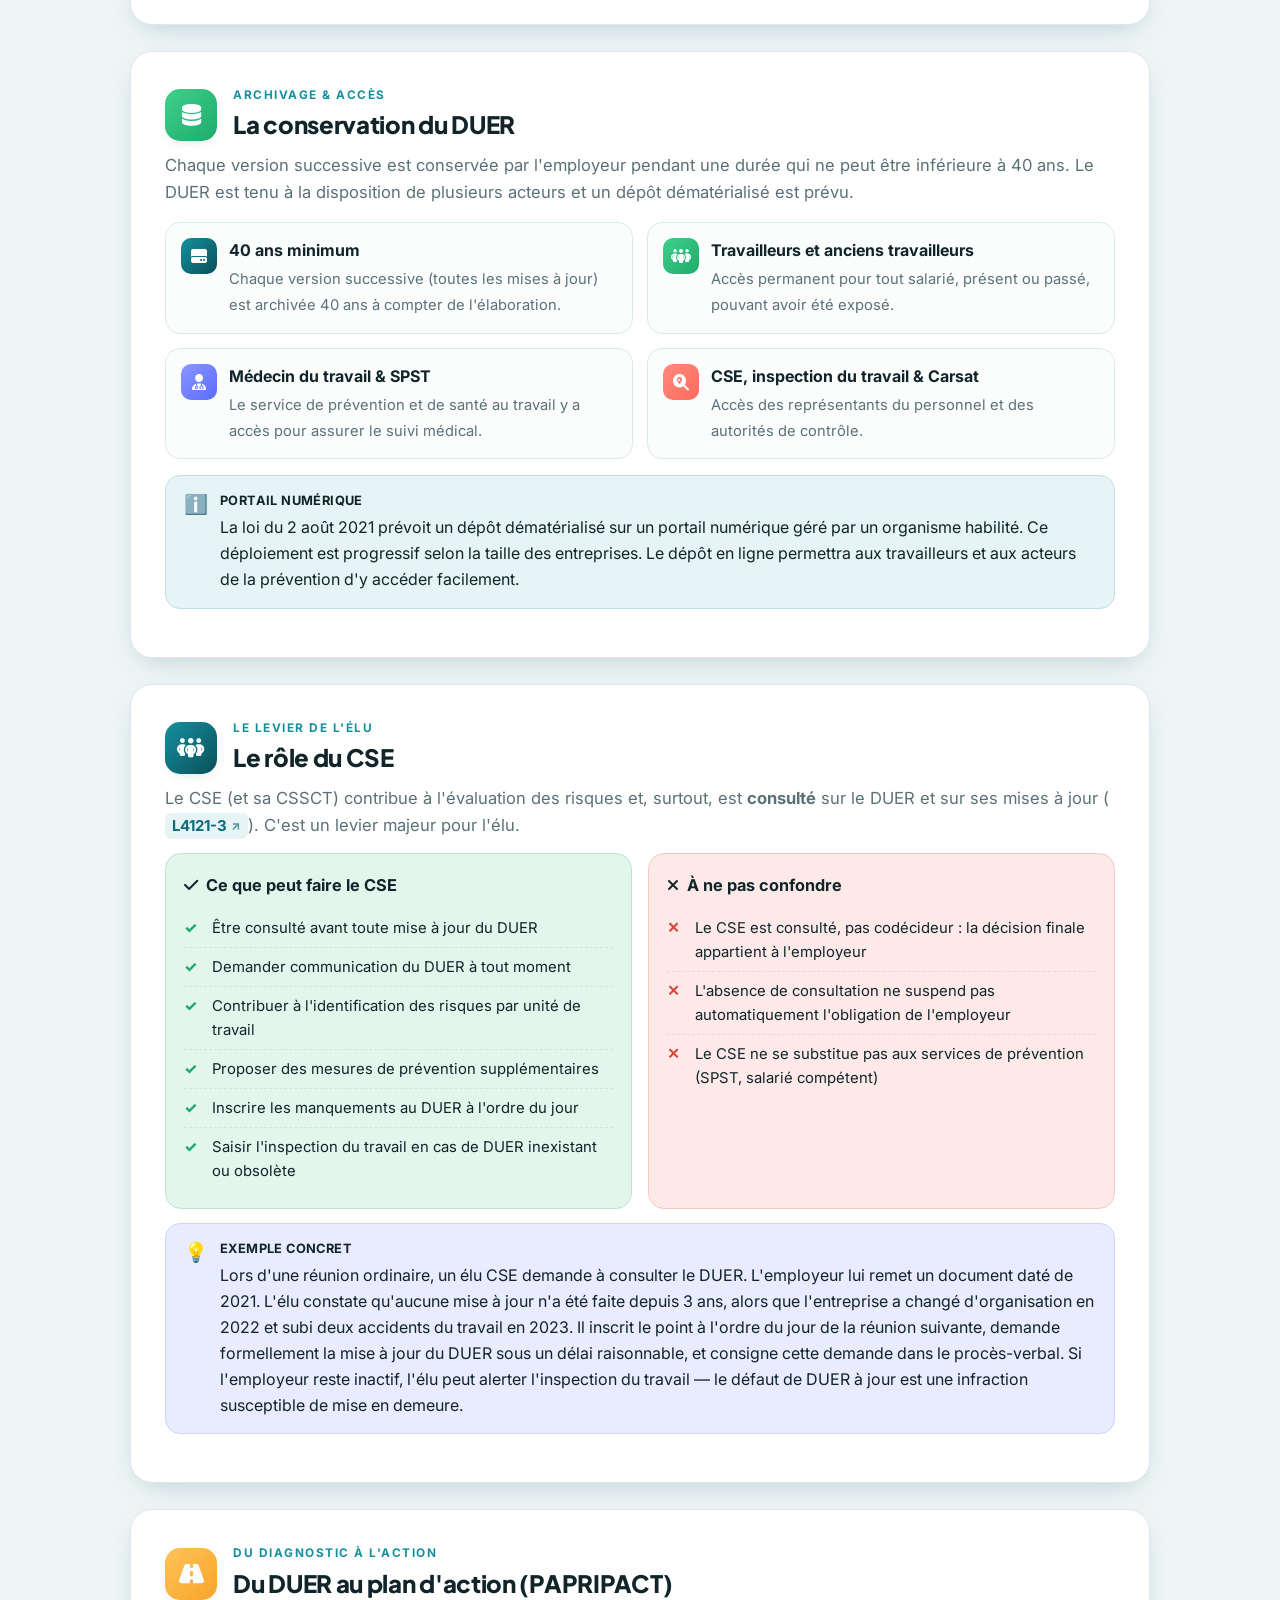
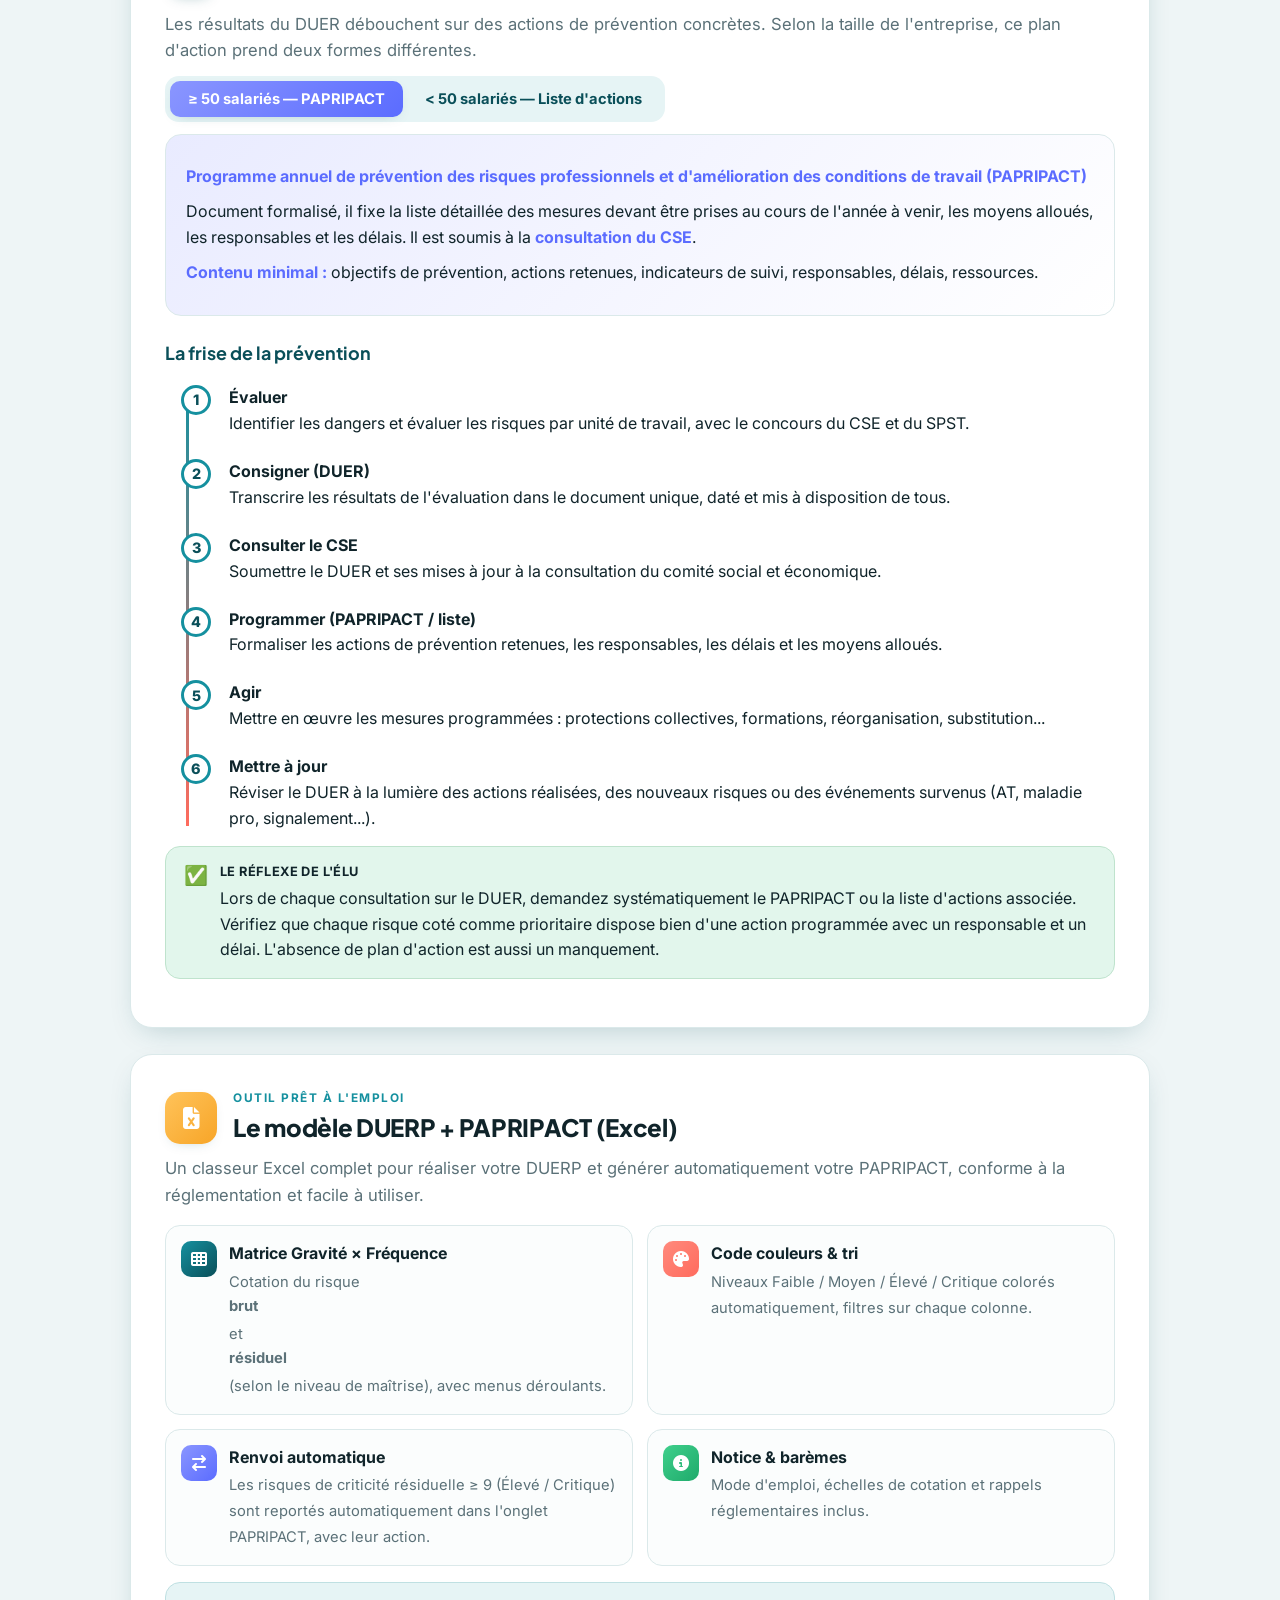
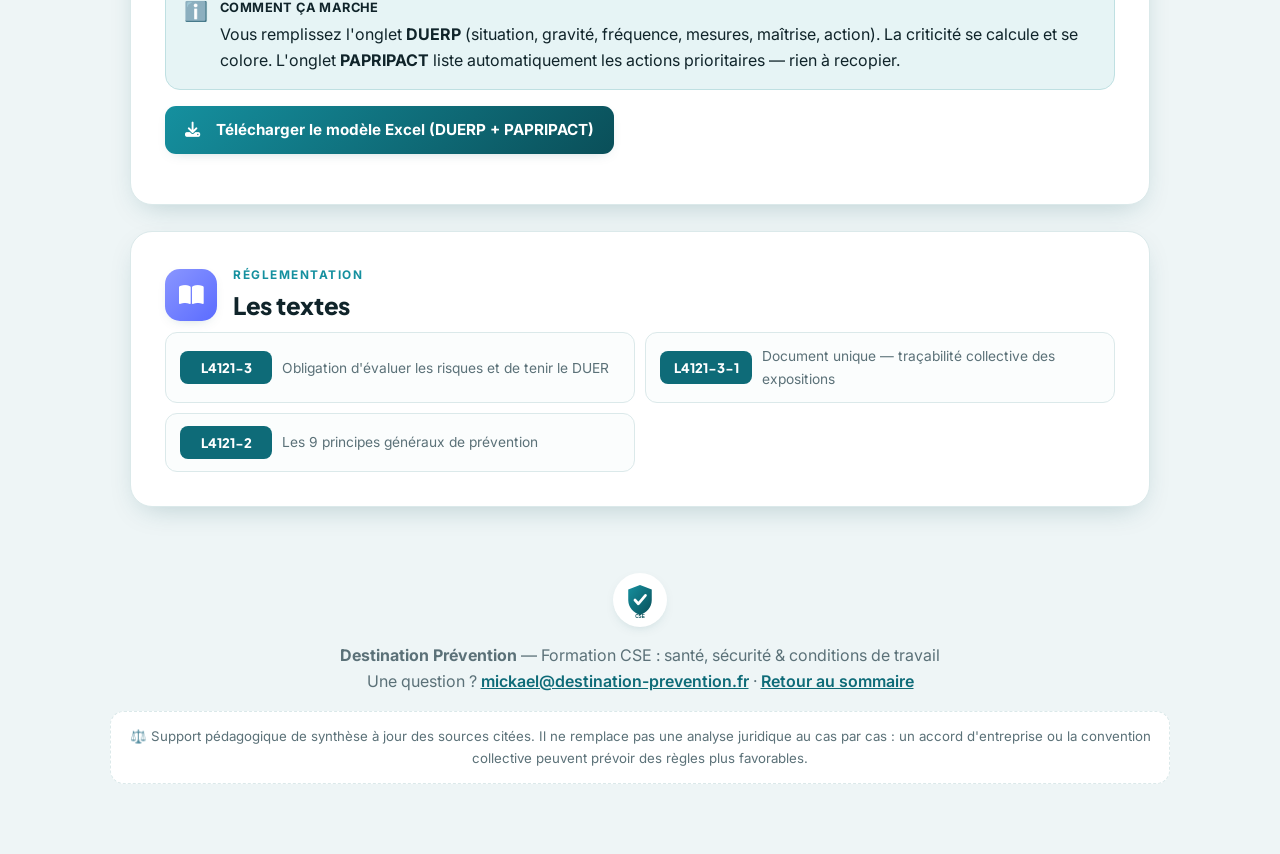
<file: duer.html>
<!DOCTYPE html>

<html lang="fr">
<head>
<meta charset="utf-8"/>
<meta content="width=device-width, initial-scale=1.0" name="viewport"/>
<title>Le DUERP &amp; le PAPRIPACT — Formation CSE SSCT · Destination Prévention</title>
<link href="logo.svg" rel="icon"/>
<link href="https://fonts.googleapis.com" rel="preconnect"/>
<link crossorigin="" href="https://fonts.gstatic.com" rel="preconnect"/>
<link href="https://fonts.googleapis.com/css2?family=Plus+Jakarta+Sans:wght@400;500;600;700;800&amp;family=Inter:wght@400;500;600&amp;display=swap" rel="stylesheet"/>
<link href="styles.css" rel="stylesheet"/>
<link href="https://cdnjs.cloudflare.com/ajax/libs/font-awesome/6.5.2/css/all.min.css" referrerpolicy="no-referrer" rel="stylesheet"/>
</head>
<body>
<div id="progress"></div>
<nav class="bar" id="nav">
<div class="wrap">
<a class="lg" href="index.html"><img alt="" class="mark" src="logo.svg"/> Formation CSE SSCT</a>
<div class="links">
<a href="#obligation">L'obligation</a>
<a href="#contenu">Le contenu</a>
<a href="#forme">La forme</a>
<a href="#maj">La mise à jour</a>
<a href="#conservation">La conservation</a>
<a href="#cse">Rôle du CSE</a>
<a href="#papripact">PAPRIPACT</a>
<a href="#outil">Modèle Excel</a>
<a href="#regl">Réglementation</a>
      <a href="outils-instances.html">En séance</a>
    </div>
</div>
</nav>
<header class="hero">
<div class="blob b1"></div><div class="blob b2"></div><div class="blob b3"></div>
<div class="wrap">
<div class="crumb"><a href="index.html">← Sommaire de la formation</a></div>
<div class="logo-wrap"><img alt="Destination Prévention" src="logo.svg" style="width:96px;height:96px"/></div>
<span class="kick">Module 05 · DUERP &amp; PAPRIPACT</span>
<h1>Le <span class="hl">DUERP</span> &amp; le PAPRIPACT</h1>
<p class="sub">Le document unique d'évaluation des risques professionnels : obligation, contenu, mise à jour, conservation et rôle central de l'élu CSE pour en faire un véritable levier de prévention.</p>
</div>
</header>
<main class="wrap">
<!-- SECTION 1 : L'OBLIGATION -->
<section id="obligation">
<div class="sec-head">
<div class="sec-ico t-teal"><i class="fa-solid fa-scale-balanced"></i></div>
<div><div class="kicker">Le principe</div><h2>L'obligation légale</h2></div>
</div>
<p class="lead">Tout employeur, dès le premier salarié, doit évaluer les risques pour la santé et la sécurité et transcrire les résultats dans le document unique d'évaluation des risques professionnels (DUER). C'est la traduction concrète du principe « évaluer les risques ».</p>
<span class="chips-law">Textes fondateurs</span>
<blockquote class="art"><b>Art. <a class="lf" href="https://www.legifrance.gouv.fr/codes/article_lc/LEGIARTI000043893923" rel="noopener" target="_blank">L4121-3</a></b> — L'employeur, compte tenu de la nature des activités de l'établissement, évalue les risques pour la santé et la sécurité des travailleurs, y compris dans le choix des procédés de fabrication, des équipements de travail, des substances ou préparations chimiques, dans l'aménagement ou le réaménagement des lieux de travail ou des installations et dans la définition des postes de travail. À la suite de cette évaluation, l'employeur met en œuvre les actions de prévention ainsi que les méthodes de travail et de production garantissant un meilleur niveau de protection de la santé et de la sécurité des travailleurs.</blockquote>
<blockquote class="art"><b>Art. <a class="lf" href="https://www.legifrance.gouv.fr/codes/article_lc/LEGIARTI000043893919" rel="noopener" target="_blank">L4121-3-1</a></b> — Le DUER répertorie l'ensemble des risques professionnels auxquels sont exposés les travailleurs et assure la traçabilité collective des expositions. Il est tenu à la disposition des travailleurs et de plusieurs acteurs de la prévention. Introduit par la loi du 2 août 2021, il consigne désormais expressément la traçabilité collective des expositions aux facteurs de risques.</blockquote>
<div class="feat">
<div class="f"><div class="fi t-teal"><i class="fa-solid fa-user-tie"></i></div><div><b>Dès le 1<sup>er</sup> salarié</b><span>L'obligation s'applique à toutes les entreprises quelle que soit leur taille.</span></div></div>
<div class="f"><div class="fi t-coral"><i class="fa-solid fa-file-shield"></i></div><div><b>Document unique</b><span>Regroupement en un seul support de l'ensemble des résultats de l'évaluation.</span></div></div>
<div class="f"><div class="fi t-indigo"><i class="fa-solid fa-magnifying-glass-location"></i></div><div><b>Par unité de travail</b><span>L'évaluation est conduite unité de travail par unité de travail, au plus près du terrain.</span></div></div>
<div class="f"><div class="fi t-green"><i class="fa-solid fa-clock-rotate-left"></i></div><div><b>Traçabilité collective</b><span>Depuis la loi du 2 août 2021 (en vigueur au 31 mars 2022), le DUER consigne la traçabilité collective des expositions.</span></div></div>
</div>
</section>
<!-- SECTION 2 : LE CONTENU -->
<section id="contenu">
<div class="sec-head">
<div class="sec-ico t-indigo"><i class="fa-solid fa-list-check"></i></div>
<div><div class="kicker">Ce qu'il doit comporter</div><h2>Le contenu du DUER</h2></div>
</div>
<p class="lead">Le DUER répertorie l'ensemble des risques professionnels auxquels sont exposés les travailleurs, par unité de travail, et assure la traçabilité collective des expositions. Depuis la loi du 2 août 2021 (en vigueur au 31 mars 2022), il doit aussi consigner cette traçabilité collective.</p>
<div class="acc">
<button><i class="fa-solid fa-sitemap" style="margin-right:8px;color:var(--teal-2)"></i>Inventaire des unités de travail<span class="chev">▾</span></button>
<div class="body"><div class="inner"><p>Chaque groupe homogène de salariés exposés à des conditions de travail similaires constitue une unité de travail. L'identification de ces unités est le point de départ de l'évaluation : ateliers, services, postes, chantiers...</p></div></div>
</div>
<div class="acc">
<button><i class="fa-solid fa-triangle-exclamation" style="margin-right:8px;color:var(--coral)"></i>Identification et cotation des risques<span class="chev">▾</span></button>
<div class="body"><div class="inner"><p>Pour chaque unité de travail, les dangers sont identifiés et les risques évalués (fréquence d'exposition, gravité potentielle). Cette cotation permet de hiérarchiser les priorités d'action.</p></div></div>
</div>
<div class="acc">
<button><i class="fa-solid fa-shield-halved" style="margin-right:8px;color:var(--green)"></i>Mesures de prévention existantes<span class="chev">▾</span></button>
<div class="body"><div class="inner"><p>Le DUER recense les mesures de prévention déjà en place pour chaque risque identifié : protections collectives, équipements de protection individuelle, procédures, formations...</p></div></div>
</div>
<div class="acc">
<button><i class="fa-solid fa-wave-square" style="margin-right:8px;color:var(--indigo)"></i>Traçabilité collective des expositions<span class="chev">▾</span></button>
<div class="body"><div class="inner"><p>Depuis la loi du 2 août 2021, le DUER doit consigner la traçabilité collective des expositions aux facteurs de risques professionnels (bruit, agents chimiques, etc.), permettant de retracer dans le temps les niveaux d'exposition collectifs.</p></div></div>
</div>
</section>
<!-- SECTION 3 : LA FORME -->
<section id="forme">
<div class="sec-head">
<div class="sec-ico t-amber"><i class="fa-solid fa-pen-ruler"></i></div>
<div><div class="kicker">Support &amp; accessibilité</div><h2>La forme du DUER</h2></div>
</div>
<p class="lead">Sa forme n'est pas imposée par la loi (préconisations INRS) : support libre, mais unique, regroupant le résultat de l'évaluation de manière pratique et accessible à tous de façon permanente.</p>
<div class="dd">
<div class="col can"><h4><i class="fa-solid fa-check"></i> Ce qui est requis</h4><ul>
<li>Un support unique (physique ou numérique)</li>
<li>Accessible en permanence à tous les travailleurs</li>
<li>Regroupant l'ensemble des résultats de l'évaluation</li>
<li>Daté et signé à chaque mise à jour</li>
</ul></div>
<div class="col cant"><h4><i class="fa-solid fa-xmark"></i> Ce qui n'est pas imposé</h4><ul>
<li>Un modèle officiel ou un formulaire standard</li>
<li>Un logiciel spécifique</li>
<li>Une présentation particulière</li>
<li>Un nombre minimal de pages</li>
</ul></div>
</div>
<div class="note n-info"><span class="ni">ℹ️</span><div><span class="tag">Conseil pratique</span><p>L'INRS propose des guides méthodologiques et des outils gratuits (ED 887, EvRP...) pour faciliter la rédaction. Le plus important est que le document soit réellement utilisé comme outil de pilotage, pas comme simple exercice de conformité.</p></div></div>
</section>
<!-- SECTION 4 : LA MISE À JOUR -->
<section id="maj">
<div class="sec-head">
<div class="sec-ico t-coral"><i class="fa-solid fa-arrows-rotate"></i></div>
<div><div class="kicker">Fréquence &amp; déclencheurs</div><h2>La mise à jour du DUER</h2></div>
</div>
<p class="lead">Le DUER doit être mis à jour dans trois situations, et au moins une fois par an. Dans les très petites entreprises, une souplesse est prévue sous conditions.</p>
<table class="tbl">
<thead><tr><th>Déclencheur</th><th>Précisions</th></tr></thead>
<tbody>
<tr><td><b>Au moins une fois par an</b></td><td>Obligation minimale pour toutes les entreprises.</td></tr>
<tr><td><b>Aménagement important modifiant les conditions de travail</b></td><td>Nouveau procédé, réorganisation, déménagement, changement d'équipement...</td></tr>
<tr><td><b>Information nouvelle sur un risque</b></td><td>Signalement d'un salarié, alerte du médecin du travail, accident du travail, nouvelle donnée scientifique...</td></tr>
</tbody>
</table>
<div class="note n-warn"><span class="ni">⚠️</span><div><span class="tag">Entreprises de moins de 11 salariés</span><p>La mise à jour peut être moins fréquente que l'annuel <b>sous réserve que le niveau de protection des travailleurs soit équivalent</b> et que l'employeur justifie d'une situation stable (absence de nouveau risque, d'AT ou de changement organisationnel).</p></div></div>
</section>
<!-- SECTION 5 : LA CONSERVATION -->
<section id="conservation">
<div class="sec-head">
<div class="sec-ico t-green"><i class="fa-solid fa-database"></i></div>
<div><div class="kicker">Archivage &amp; accès</div><h2>La conservation du DUER</h2></div>
</div>
<p class="lead">Chaque version successive est conservée par l'employeur pendant une durée qui ne peut être inférieure à 40 ans. Le DUER est tenu à la disposition de plusieurs acteurs et un dépôt dématérialisé est prévu.</p>
<div class="feat">
<div class="f"><div class="fi t-teal"><i class="fa-solid fa-hard-drive"></i></div><div><b>40 ans minimum</b><span>Chaque version successive (toutes les mises à jour) est archivée 40 ans à compter de l'élaboration.</span></div></div>
<div class="f"><div class="fi t-green"><i class="fa-solid fa-people-group"></i></div><div><b>Travailleurs et anciens travailleurs</b><span>Accès permanent pour tout salarié, présent ou passé, pouvant avoir été exposé.</span></div></div>
<div class="f"><div class="fi t-indigo"><i class="fa-solid fa-user-doctor"></i></div><div><b>Médecin du travail &amp; SPST</b><span>Le service de prévention et de santé au travail y a accès pour assurer le suivi médical.</span></div></div>
<div class="f"><div class="fi t-coral"><i class="fa-solid fa-magnifying-glass-location"></i></div><div><b>CSE, inspection du travail &amp; Carsat</b><span>Accès des représentants du personnel et des autorités de contrôle.</span></div></div>
</div>
<div class="note n-info"><span class="ni">ℹ️</span><div><span class="tag">Portail numérique</span><p>La loi du 2 août 2021 prévoit un dépôt dématérialisé sur un portail numérique géré par un organisme habilité. Ce déploiement est progressif selon la taille des entreprises. Le dépôt en ligne permettra aux travailleurs et aux acteurs de la prévention d'y accéder facilement.</p></div></div>
</section>
<!-- SECTION 6 : RÔLE DU CSE -->
<section id="cse">
<div class="sec-head">
<div class="sec-ico t-teal"><i class="fa-solid fa-people-group"></i></div>
<div><div class="kicker">Le levier de l'élu</div><h2>Le rôle du CSE</h2></div>
</div>
<p class="lead">Le CSE (et sa CSSCT) contribue à l'évaluation des risques et, surtout, est <b>consulté</b> sur le DUER et sur ses mises à jour (<a class="lf" href="https://www.legifrance.gouv.fr/codes/article_lc/LEGIARTI000043893923" rel="noopener" target="_blank">L4121-3</a>). C'est un levier majeur pour l'élu.</p>
<div class="dd">
<div class="col can"><h4><i class="fa-solid fa-check"></i> Ce que peut faire le CSE</h4><ul>
<li>Être consulté avant toute mise à jour du DUER</li>
<li>Demander communication du DUER à tout moment</li>
<li>Contribuer à l'identification des risques par unité de travail</li>
<li>Proposer des mesures de prévention supplémentaires</li>
<li>Inscrire les manquements au DUER à l'ordre du jour</li>
<li>Saisir l'inspection du travail en cas de DUER inexistant ou obsolète</li>
</ul></div>
<div class="col cant"><h4><i class="fa-solid fa-xmark"></i> À ne pas confondre</h4><ul>
<li>Le CSE est consulté, pas codécideur : la décision finale appartient à l'employeur</li>
<li>L'absence de consultation ne suspend pas automatiquement l'obligation de l'employeur</li>
<li>Le CSE ne se substitue pas aux services de prévention (SPST, salarié compétent)</li>
</ul></div>
</div>
<div class="note n-ex"><span class="ni">💡</span><div><span class="tag">Exemple concret</span><p>Lors d'une réunion ordinaire, un élu CSE demande à consulter le DUER. L'employeur lui remet un document daté de 2021. L'élu constate qu'aucune mise à jour n'a été faite depuis 3 ans, alors que l'entreprise a changé d'organisation en 2022 et subi deux accidents du travail en 2023. Il inscrit le point à l'ordre du jour de la réunion suivante, demande formellement la mise à jour du DUER sous un délai raisonnable, et consigne cette demande dans le procès-verbal. Si l'employeur reste inactif, l'élu peut alerter l'inspection du travail — le défaut de DUER à jour est une infraction susceptible de mise en demeure.</p></div></div>


</section>
<!-- SECTION 7 : PAPRIPACT -->
<section id="papripact">
<div class="sec-head">
<div class="sec-ico t-amber"><i class="fa-solid fa-road"></i></div>
<div><div class="kicker">Du diagnostic à l'action</div><h2>Du DUER au plan d'action (PAPRIPACT)</h2></div>
</div>
<p class="lead">Les résultats du DUER débouchent sur des actions de prévention concrètes. Selon la taille de l'entreprise, ce plan d'action prend deux formes différentes.</p>
<div class="seg" data-group="pap">
<button class="on" data-k="a">≥ 50 salariés — PAPRIPACT</button>
<button data-k="b">&lt; 50 salariés — Liste d'actions</button>
</div>
<div class="panel a show" data-group="pap" data-k="a">
<div class="kv"><b>Programme annuel de prévention des risques professionnels et d'amélioration des conditions de travail (PAPRIPACT)</b></div>
<div class="kv">Document formalisé, il fixe la liste détaillée des mesures devant être prises au cours de l'année à venir, les moyens alloués, les responsables et les délais. Il est soumis à la <b>consultation du CSE</b>.</div>
<div class="kv"><b>Contenu minimal :</b> objectifs de prévention, actions retenues, indicateurs de suivi, responsables, délais, ressources.</div>
</div>
<div class="panel b" data-group="pap" data-k="b">
<div class="kv"><b>Liste des actions de prévention consignée dans le DUER</b></div>
<div class="kv">Pour les entreprises de moins de 50 salariés, le programme n'est pas obligatoire sous la forme du PAPRIPACT, mais les actions de prévention doivent être <b>consignées directement dans le DUER</b> sous forme de liste.</div>
<div class="kv">Le CSE — s'il existe — est également consulté sur ces actions.</div>
</div>
<h3 class="sub">La frise de la prévention</h3>
<div class="tl">
<div class="step"><div class="dot">1</div><b>Évaluer</b>Identifier les dangers et évaluer les risques par unité de travail, avec le concours du CSE et du SPST.</div>
<div class="step"><div class="dot">2</div><b>Consigner (DUER)</b>Transcrire les résultats de l'évaluation dans le document unique, daté et mis à disposition de tous.</div>
<div class="step"><div class="dot">3</div><b>Consulter le CSE</b>Soumettre le DUER et ses mises à jour à la consultation du comité social et économique.</div>
<div class="step"><div class="dot">4</div><b>Programmer (PAPRIPACT / liste)</b>Formaliser les actions de prévention retenues, les responsables, les délais et les moyens alloués.</div>
<div class="step"><div class="dot">5</div><b>Agir</b>Mettre en œuvre les mesures programmées : protections collectives, formations, réorganisation, substitution...</div>
<div class="step"><div class="dot">6</div><b>Mettre à jour</b>Réviser le DUER à la lumière des actions réalisées, des nouveaux risques ou des événements survenus (AT, maladie pro, signalement...).</div>
</div>
<div class="note n-ok"><span class="ni">✅</span><div><span class="tag">Le réflexe de l'élu</span><p>Lors de chaque consultation sur le DUER, demandez systématiquement le PAPRIPACT ou la liste d'actions associée. Vérifiez que chaque risque coté comme prioritaire dispose bien d'une action programmée avec un responsable et un délai. L'absence de plan d'action est aussi un manquement.</p></div></div>
</section>
<!-- SECTION 8 : RÉGLEMENTATION -->
<section id="outil">
<div class="sec-head"><div class="sec-ico t-amber"><i class="fa-solid fa-file-excel"></i></div>
<div><div class="kicker">Outil prêt à l'emploi</div><h2>Le modèle DUERP + PAPRIPACT (Excel)</h2></div></div>
<p class="lead">Un classeur Excel complet pour réaliser votre DUERP et générer automatiquement votre PAPRIPACT, conforme à la réglementation et facile à utiliser.</p>
<div class="feat">
<div class="f"><div class="fi t-teal"><i class="fa-solid fa-table-cells"></i></div><div><b>Matrice Gravité × Fréquence</b><span>Cotation du risque <b>brut</b> et <b>résiduel</b> (selon le niveau de maîtrise), avec menus déroulants.</span></div></div>
<div class="f"><div class="fi t-coral"><i class="fa-solid fa-palette"></i></div><div><b>Code couleurs &amp; tri</b><span>Niveaux Faible / Moyen / Élevé / Critique colorés automatiquement, filtres sur chaque colonne.</span></div></div>
<div class="f"><div class="fi t-indigo"><i class="fa-solid fa-arrow-right-arrow-left"></i></div><div><b>Renvoi automatique</b><span>Les risques de criticité résiduelle ≥ 9 (Élevé / Critique) sont reportés automatiquement dans l'onglet PAPRIPACT, avec leur action.</span></div></div>
<div class="f"><div class="fi t-green"><i class="fa-solid fa-circle-info"></i></div><div><b>Notice &amp; barèmes</b><span>Mode d'emploi, échelles de cotation et rappels réglementaires inclus.</span></div></div>
</div>
<div class="note n-info"><span class="ni">ℹ️</span><div><span class="tag">Comment ça marche</span><p>Vous remplissez l'onglet <b>DUERP</b> (situation, gravité, fréquence, mesures, maîtrise, action). La criticité se calcule et se colore. L'onglet <b>PAPRIPACT</b> liste automatiquement les actions prioritaires — rien à recopier.</p></div></div>
<p style="margin-top:16px"><a class="btn btn-primary" href="Modele_DUERP_PAPRIPACT.xlsx" download style="text-decoration:none"><i class="fa-solid fa-download"></i>&nbsp; Télécharger le modèle Excel (DUERP + PAPRIPACT)</a></p>
</section>

<section id="regl">
<div class="sec-head">
<div class="sec-ico t-indigo"><i class="fa-solid fa-book-open"></i></div>
<div><div class="kicker">Réglementation</div><h2>Les textes</h2></div>
</div>
<div class="regl">
<a href="https://www.legifrance.gouv.fr/codes/article_lc/LEGIARTI000043893923" rel="noopener" target="_blank"><span class="code">L4121-3</span><span>Obligation d'évaluer les risques et de tenir le DUER</span></a>
<a href="https://www.legifrance.gouv.fr/codes/article_lc/LEGIARTI000043893919" rel="noopener" target="_blank"><span class="code">L4121-3-1</span><span>Document unique — traçabilité collective des expositions</span></a>
<a href="https://www.legifrance.gouv.fr/codes/article_lc/LEGIARTI000033019913" rel="noopener" target="_blank"><span class="code">L4121-2</span><span>Les 9 principes généraux de prévention</span></a>
</div>
</section>
</main>
<footer>
<div class="fmark"><img alt="" src="logo.svg" style="width:42px;height:42px"/></div>
<p><b>Destination Prévention</b> — Formation CSE : santé, sécurité &amp; conditions de travail<br/>
  Une question ? <a href="mailto:mickael@destination-prevention.fr">mickael@destination-prevention.fr</a> · <a href="index.html">Retour au sommaire</a></p>
<div class="disc">⚖️ Support pédagogique de synthèse à jour des sources citées. Il ne remplace pas une analyse juridique au cas par cas : un accord d'entreprise ou la convention collective peuvent prévoir des règles plus favorables.</div>
</footer>
<div id="toast"></div>
<button aria-label="Revenir en haut" class="btt" id="btt">↑</button>
<script src="app.js"></script>
</body>
</html>
<meta name="robots" content="noindex,nofollow,noarchive">
</file>
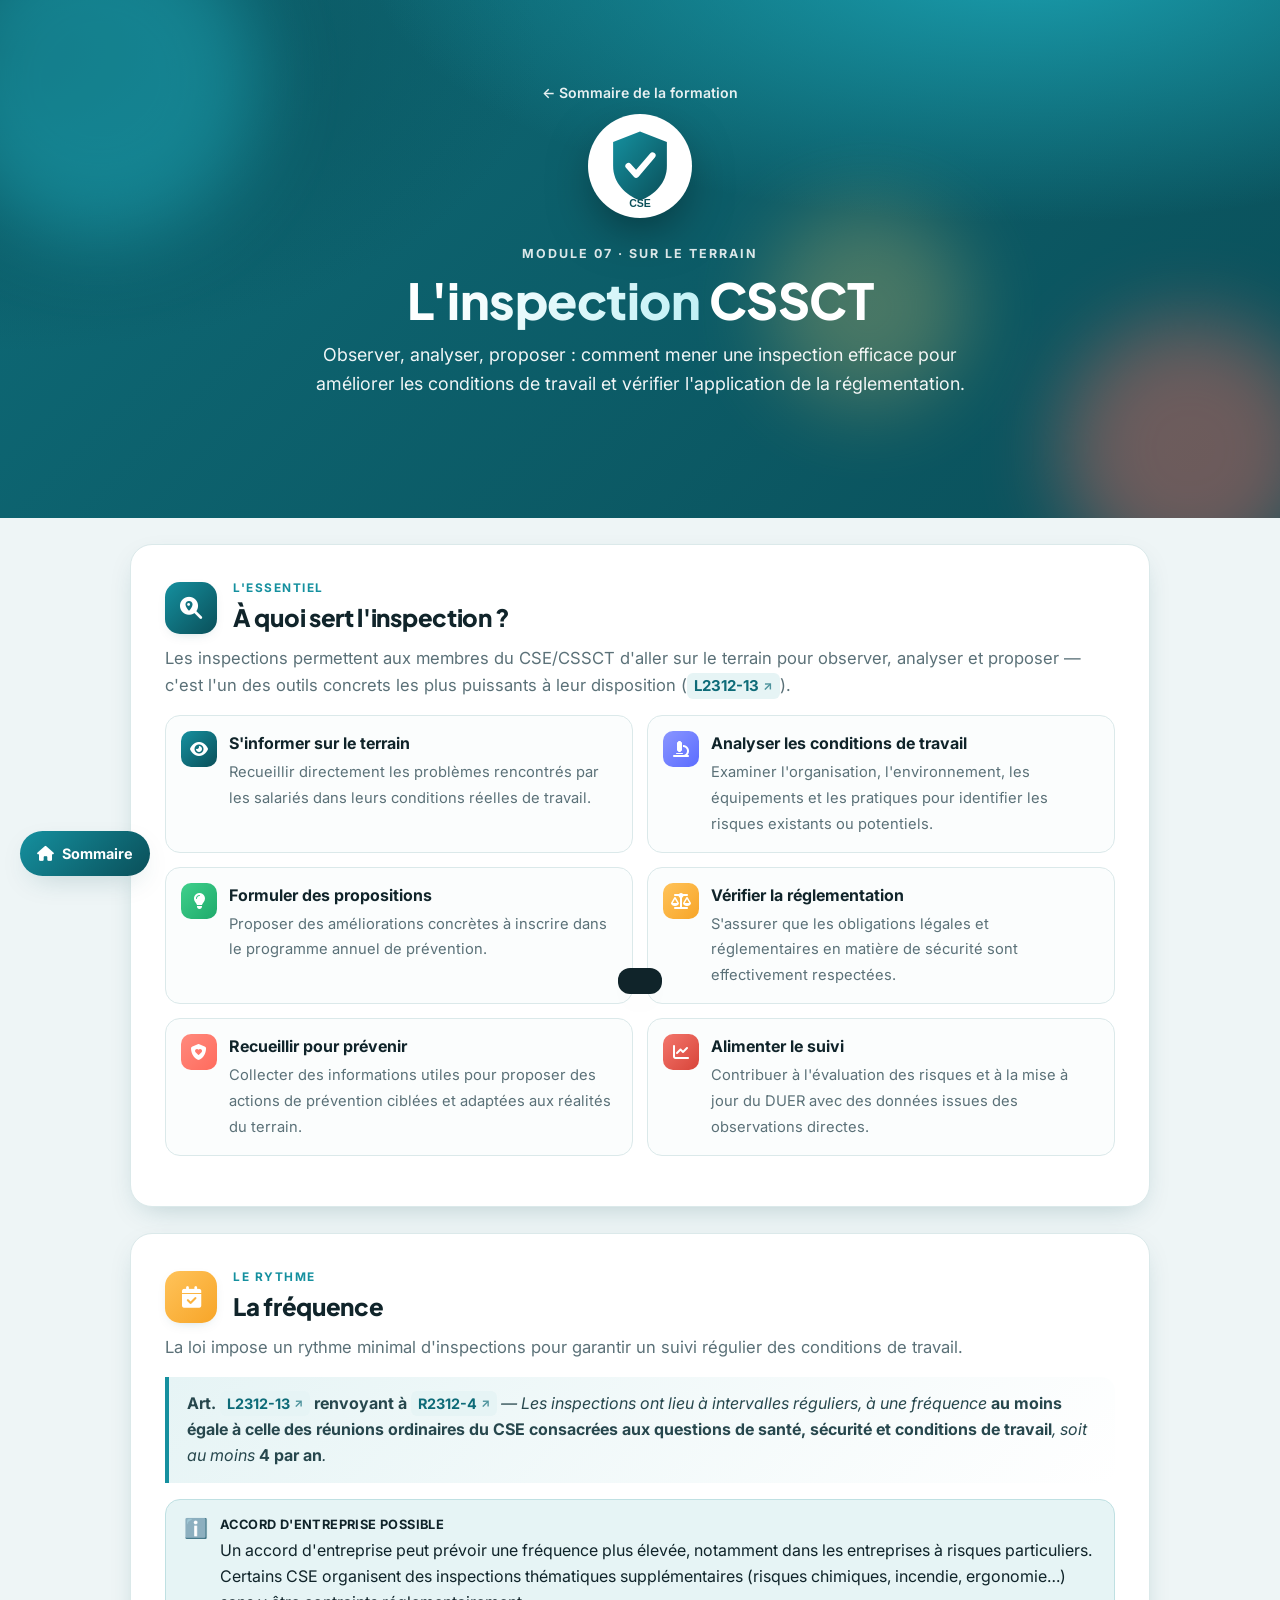
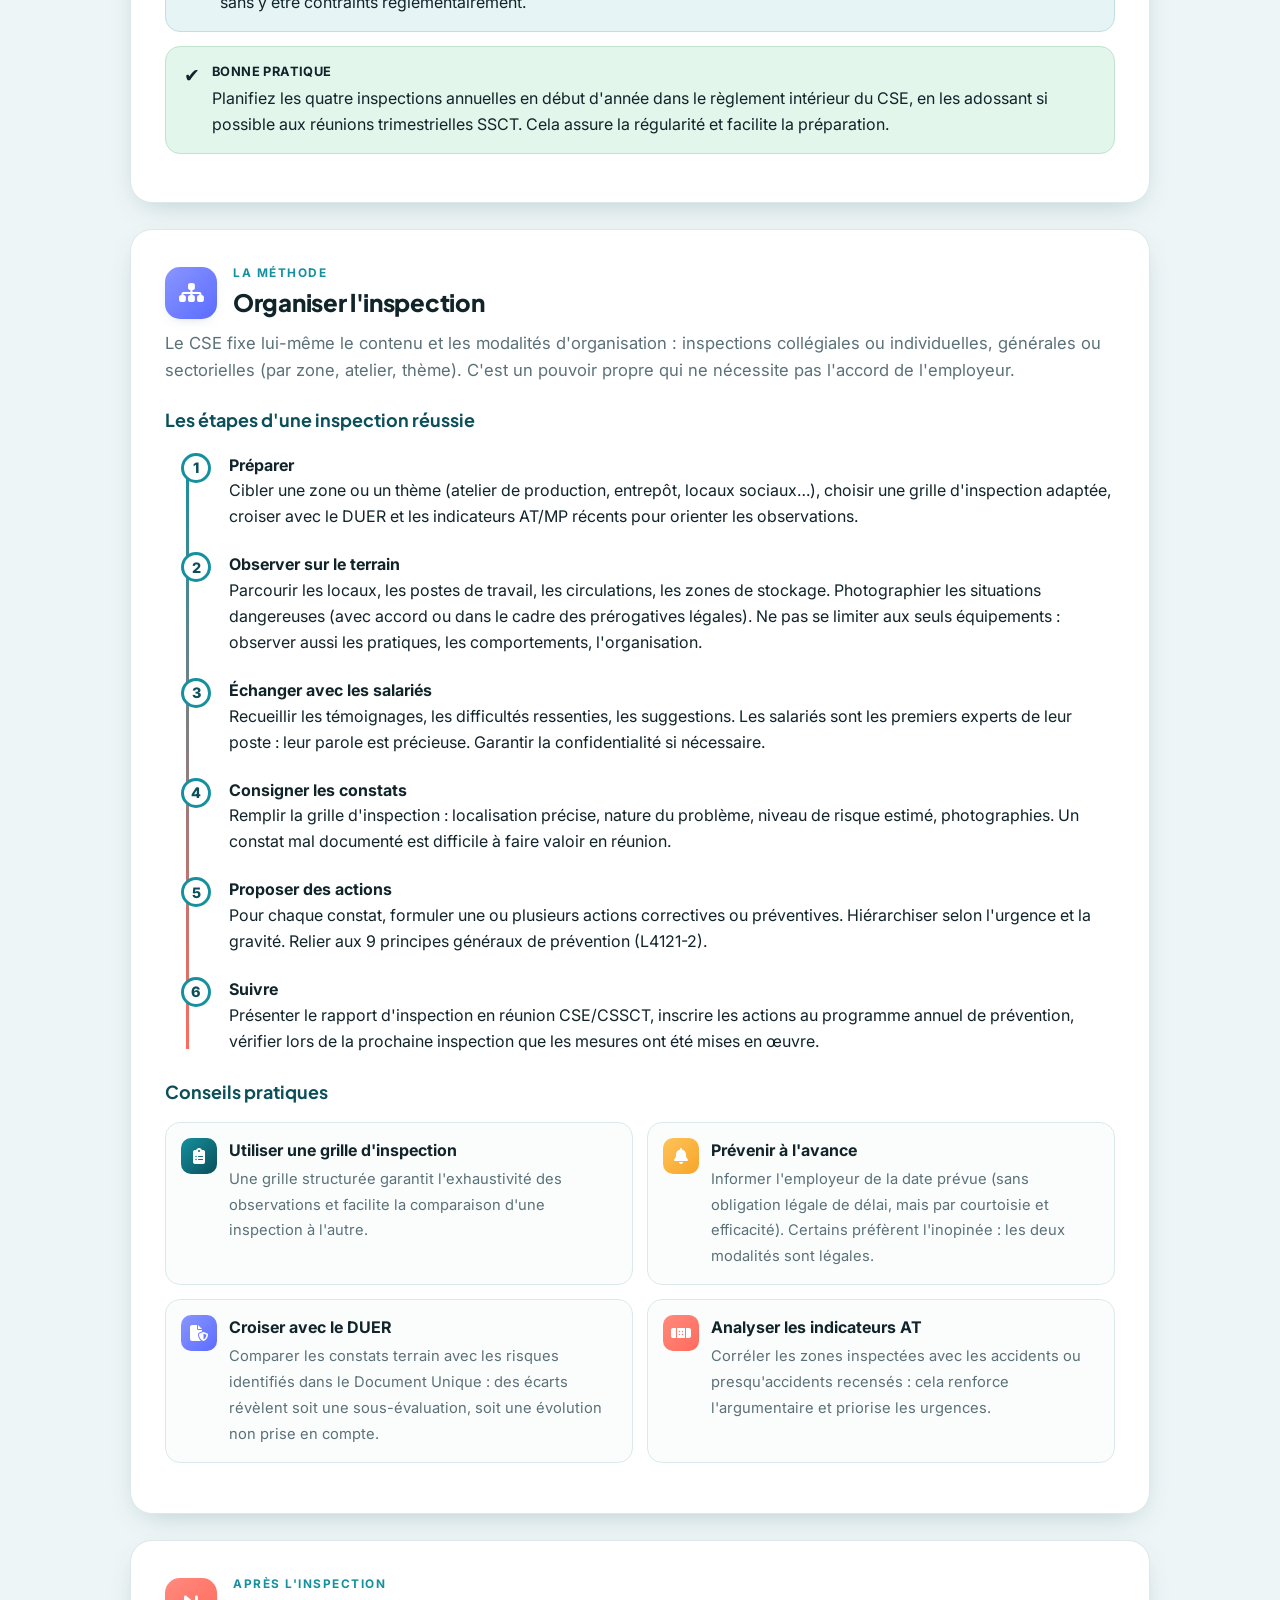
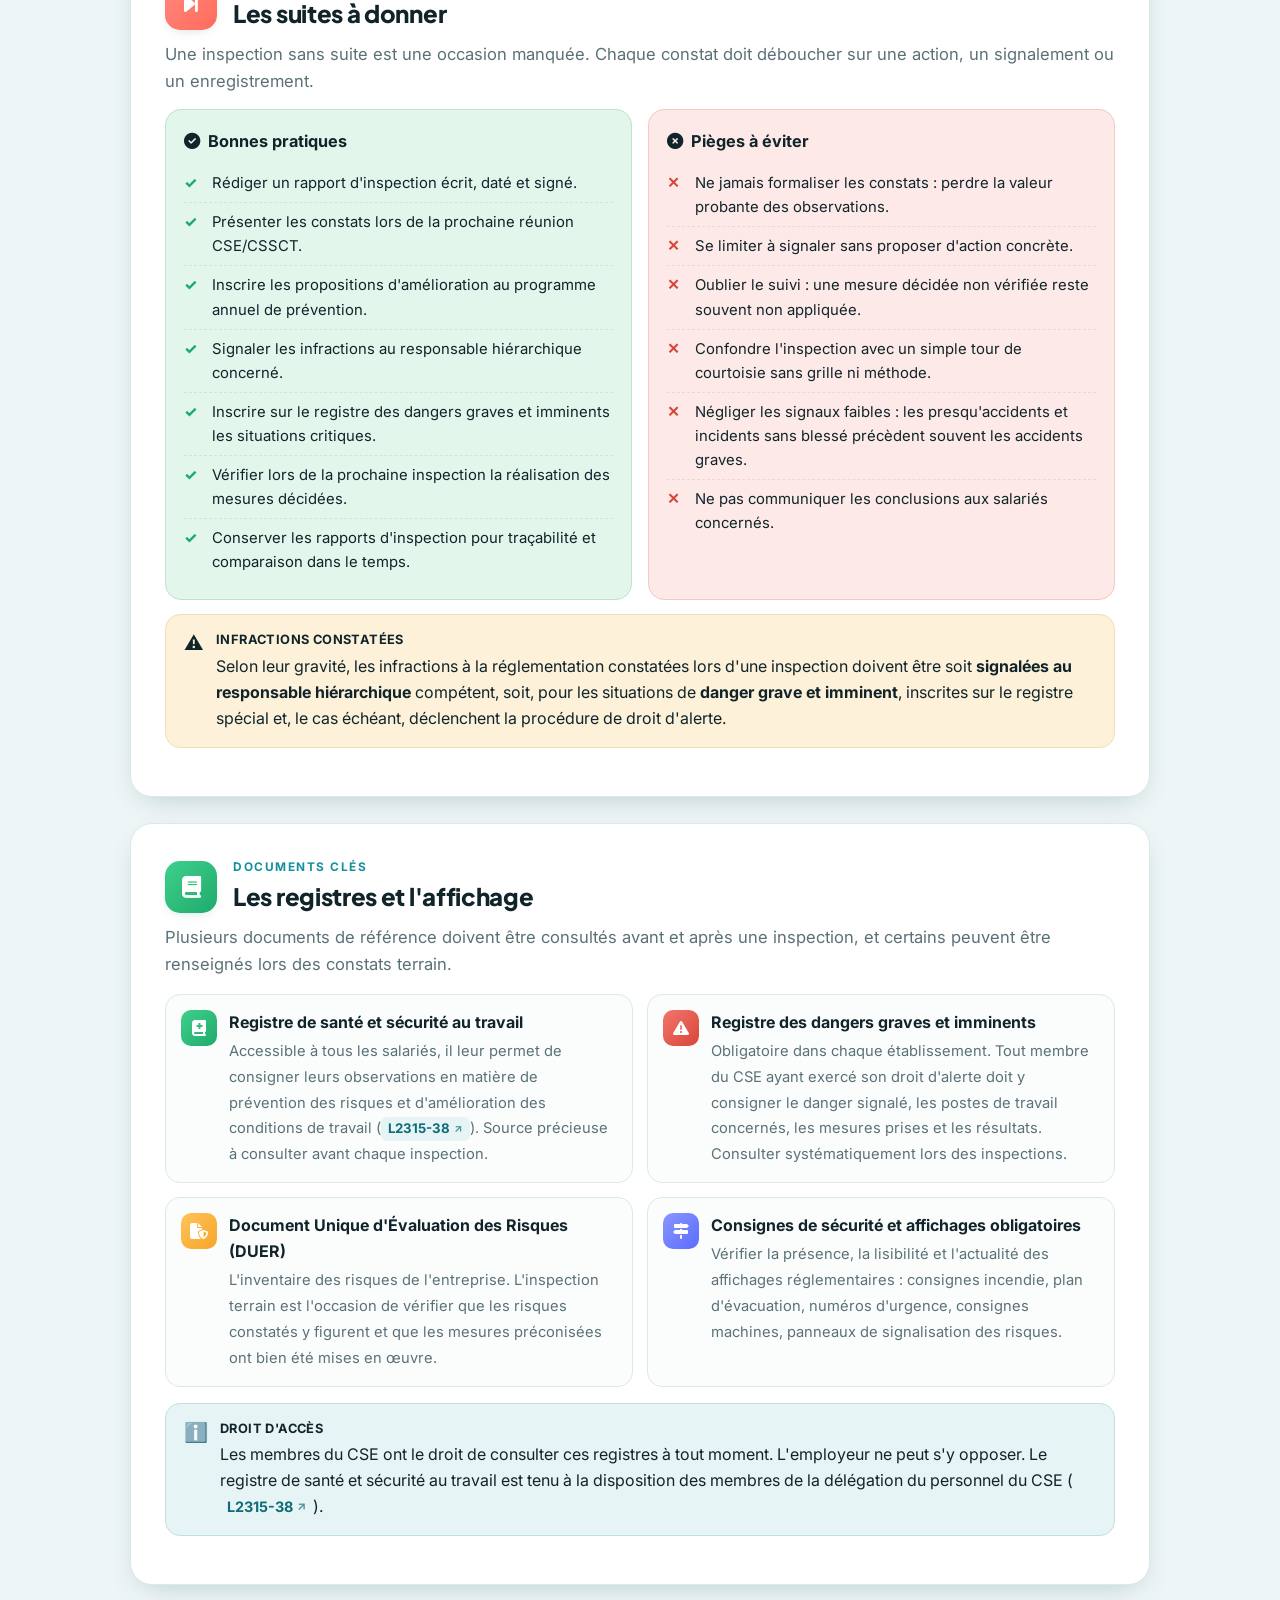
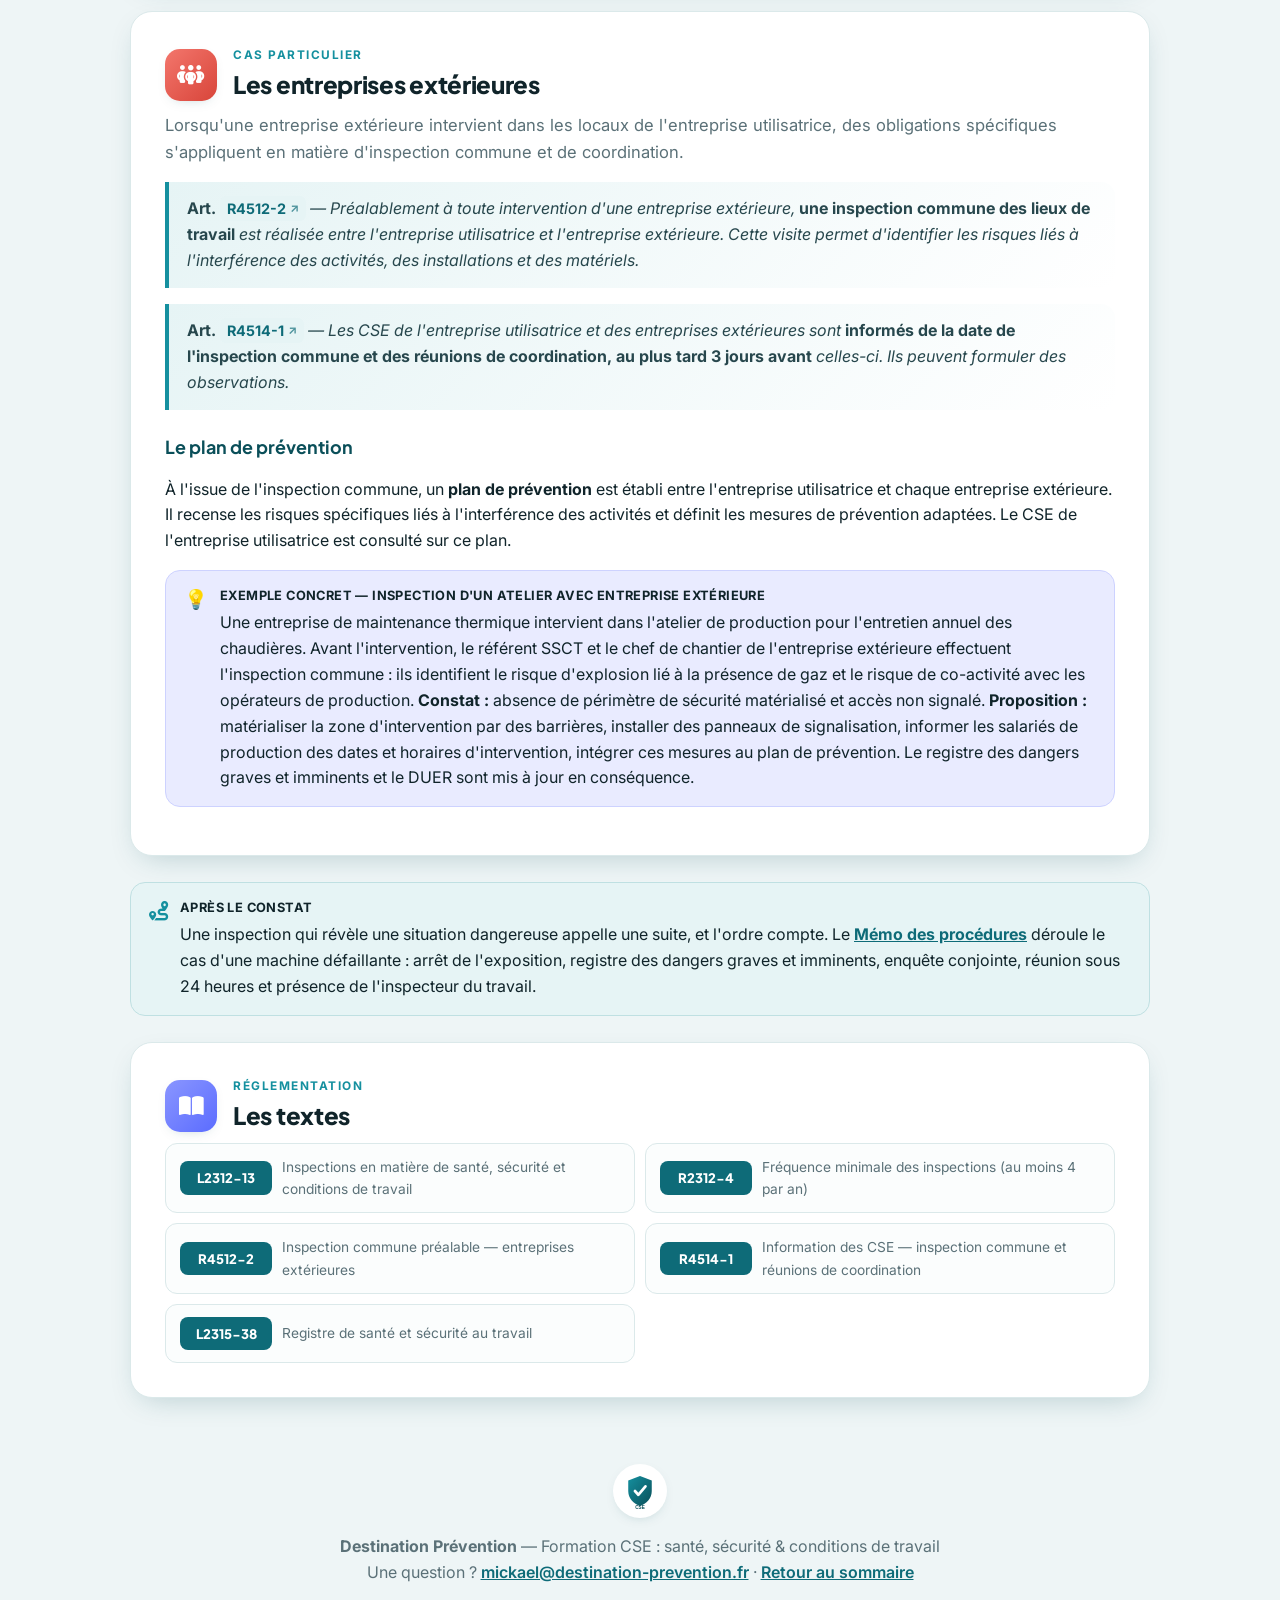
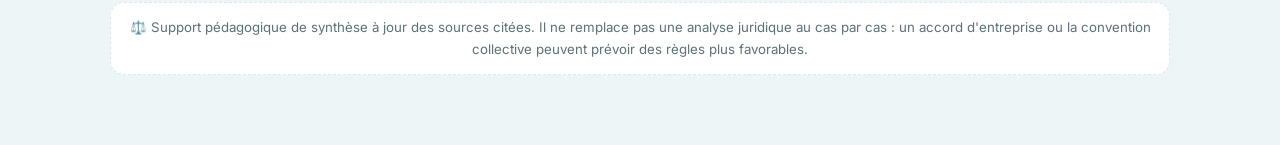
<file: inspection.html>
<!DOCTYPE html>

<html lang="fr">
<head>
<meta charset="utf-8"/>
<meta content="width=device-width, initial-scale=1.0" name="viewport"/>
<title>L'inspection CSSCT — Formation CSE SSCT · Destination Prévention</title>
<link href="logo.svg" rel="icon"/>
<link href="https://fonts.googleapis.com" rel="preconnect"/>
<link crossorigin="" href="https://fonts.gstatic.com" rel="preconnect"/>
<link href="https://fonts.googleapis.com/css2?family=Plus+Jakarta+Sans:wght@400;500;600;700;800&amp;family=Inter:wght@400;500;600&amp;display=swap" rel="stylesheet"/>
<link href="styles.css" rel="stylesheet"/>
<link href="https://cdnjs.cloudflare.com/ajax/libs/font-awesome/6.5.2/css/all.min.css" referrerpolicy="no-referrer" rel="stylesheet"/>
</head>
<body>
<div id="progress"></div>
<nav class="bar" id="nav">
<div class="wrap">
<a class="lg" href="index.html"><img alt="" class="mark" src="logo.svg"/> Formation CSE SSCT</a>
<div class="links">
<a href="#objectifs">Objectifs</a>
<a href="#frequence">Fréquence</a>
<a href="#organiser">Organiser</a>
<a href="#suites">Suites à donner</a>
<a href="#registres">Registres</a>
<a href="#exterieures">Entreprises extérieures</a>
<a href="#regl">Réglementation</a>
      <a href="outils-instances.html">En séance</a>
    </div>
</div>
</nav>
<header class="hero">
<div class="blob b1"></div><div class="blob b2"></div><div class="blob b3"></div>
<div class="wrap">
<div class="crumb"><a href="index.html">← Sommaire de la formation</a></div>
<div class="logo-wrap"><img alt="Destination Prévention" src="logo.svg" style="width:96px;height:96px"/></div>
<span class="kick">Module 07 · Sur le terrain</span>
<h1>L'<span class="hl">inspection</span> CSSCT</h1>
<p class="sub">Observer, analyser, proposer : comment mener une inspection efficace pour améliorer les conditions de travail et vérifier l'application de la réglementation.</p>
</div>
</header>
<main class="wrap">
<section id="objectifs">
<div class="sec-head">
<div class="sec-ico t-teal"><i class="fa-solid fa-magnifying-glass-location"></i></div>
<div><div class="kicker">L'essentiel</div><h2>À quoi sert l'inspection ?</h2></div>
</div>
<p class="lead">Les inspections permettent aux membres du CSE/CSSCT d'aller sur le terrain pour observer, analyser et proposer — c'est l'un des outils concrets les plus puissants à leur disposition (<a class="lf" href="https://www.legifrance.gouv.fr/codes/article_lc/LEGIARTI000035609774" rel="noopener" target="_blank">L2312-13</a>).</p>
<div class="feat">
<div class="f"><div class="fi t-teal"><i class="fa-solid fa-eye"></i></div><div><b>S'informer sur le terrain</b><span>Recueillir directement les problèmes rencontrés par les salariés dans leurs conditions réelles de travail.</span></div></div>
<div class="f"><div class="fi t-indigo"><i class="fa-solid fa-microscope"></i></div><div><b>Analyser les conditions de travail</b><span>Examiner l'organisation, l'environnement, les équipements et les pratiques pour identifier les risques existants ou potentiels.</span></div></div>
<div class="f"><div class="fi t-green"><i class="fa-solid fa-lightbulb"></i></div><div><b>Formuler des propositions</b><span>Proposer des améliorations concrètes à inscrire dans le programme annuel de prévention.</span></div></div>
<div class="f"><div class="fi t-amber"><i class="fa-solid fa-scale-balanced"></i></div><div><b>Vérifier la réglementation</b><span>S'assurer que les obligations légales et réglementaires en matière de sécurité sont effectivement respectées.</span></div></div>
<div class="f"><div class="fi t-coral"><i class="fa-solid fa-shield-heart"></i></div><div><b>Recueillir pour prévenir</b><span>Collecter des informations utiles pour proposer des actions de prévention ciblées et adaptées aux réalités du terrain.</span></div></div>
<div class="f"><div class="fi t-red"><i class="fa-solid fa-chart-line"></i></div><div><b>Alimenter le suivi</b><span>Contribuer à l'évaluation des risques et à la mise à jour du DUER avec des données issues des observations directes.</span></div></div>
</div>
</section>
<section id="frequence">
<div class="sec-head">
<div class="sec-ico t-amber"><i class="fa-solid fa-calendar-check"></i></div>
<div><div class="kicker">Le rythme</div><h2>La fréquence</h2></div>
</div>
<p class="lead">La loi impose un rythme minimal d'inspections pour garantir un suivi régulier des conditions de travail.</p>
<blockquote class="art"><b>Art. <a class="lf" href="https://www.legifrance.gouv.fr/codes/article_lc/LEGIARTI000035609774" rel="noopener" target="_blank">L2312-13</a> renvoyant à <a class="lf" href="https://www.legifrance.gouv.fr/codes/article_lc/LEGIARTI000036411550" rel="noopener" target="_blank">R2312-4</a></b> — Les inspections ont lieu à intervalles réguliers, à une fréquence <b>au moins égale à celle des réunions ordinaires du CSE consacrées aux questions de santé, sécurité et conditions de travail</b>, soit au moins <b>4 par an</b>.</blockquote>
<div class="note n-info"><span class="ni">ℹ️</span><div><span class="tag">Accord d'entreprise possible</span><p>Un accord d'entreprise peut prévoir une fréquence plus élevée, notamment dans les entreprises à risques particuliers. Certains CSE organisent des inspections thématiques supplémentaires (risques chimiques, incendie, ergonomie…) sans y être contraints réglementairement.</p></div></div>
<div class="note n-ok"><span class="ni">✔</span><div><span class="tag">Bonne pratique</span><p>Planifiez les quatre inspections annuelles en début d'année dans le règlement intérieur du CSE, en les adossant si possible aux réunions trimestrielles SSCT. Cela assure la régularité et facilite la préparation.</p></div></div>
</section>
<section id="organiser">
<div class="sec-head">
<div class="sec-ico t-indigo"><i class="fa-solid fa-sitemap"></i></div>
<div><div class="kicker">La méthode</div><h2>Organiser l'inspection</h2></div>
</div>
<p class="lead">Le CSE fixe lui-même le contenu et les modalités d'organisation : inspections collégiales ou individuelles, générales ou sectorielles (par zone, atelier, thème). C'est un pouvoir propre qui ne nécessite pas l'accord de l'employeur.</p>
<h3 class="sub">Les étapes d'une inspection réussie</h3>
<div class="tl">
<div class="step">
<div class="dot">1</div>
<b>Préparer</b>
        Cibler une zone ou un thème (atelier de production, entrepôt, locaux sociaux…), choisir une grille d'inspection adaptée, croiser avec le DUER et les indicateurs AT/MP récents pour orienter les observations.
      </div>
<div class="step">
<div class="dot">2</div>
<b>Observer sur le terrain</b>
        Parcourir les locaux, les postes de travail, les circulations, les zones de stockage. Photographier les situations dangereuses (avec accord ou dans le cadre des prérogatives légales). Ne pas se limiter aux seuls équipements : observer aussi les pratiques, les comportements, l'organisation.
      </div>
<div class="step">
<div class="dot">3</div>
<b>Échanger avec les salariés</b>
        Recueillir les témoignages, les difficultés ressenties, les suggestions. Les salariés sont les premiers experts de leur poste : leur parole est précieuse. Garantir la confidentialité si nécessaire.
      </div>
<div class="step">
<div class="dot">4</div>
<b>Consigner les constats</b>
        Remplir la grille d'inspection : localisation précise, nature du problème, niveau de risque estimé, photographies. Un constat mal documenté est difficile à faire valoir en réunion.
      </div>
<div class="step">
<div class="dot">5</div>
<b>Proposer des actions</b>
        Pour chaque constat, formuler une ou plusieurs actions correctives ou préventives. Hiérarchiser selon l'urgence et la gravité. Relier aux 9 principes généraux de prévention (L4121-2).
      </div>
<div class="step">
<div class="dot">6</div>
<b>Suivre</b>
        Présenter le rapport d'inspection en réunion CSE/CSSCT, inscrire les actions au programme annuel de prévention, vérifier lors de la prochaine inspection que les mesures ont été mises en œuvre.
      </div>
</div>
<h3 class="sub">Conseils pratiques</h3>
<div class="feat">
<div class="f"><div class="fi t-teal"><i class="fa-solid fa-clipboard-list"></i></div><div><b>Utiliser une grille d'inspection</b><span>Une grille structurée garantit l'exhaustivité des observations et facilite la comparaison d'une inspection à l'autre.</span></div></div>
<div class="f"><div class="fi t-amber"><i class="fa-solid fa-bell"></i></div><div><b>Prévenir à l'avance</b><span>Informer l'employeur de la date prévue (sans obligation légale de délai, mais par courtoisie et efficacité). Certains préfèrent l'inopinée : les deux modalités sont légales.</span></div></div>
<div class="f"><div class="fi t-indigo"><i class="fa-solid fa-file-shield"></i></div><div><b>Croiser avec le DUER</b><span>Comparer les constats terrain avec les risques identifiés dans le Document Unique : des écarts révèlent soit une sous-évaluation, soit une évolution non prise en compte.</span></div></div>
<div class="f"><div class="fi t-coral"><i class="fa-solid fa-bandage"></i></div><div><b>Analyser les indicateurs AT</b><span>Corréler les zones inspectées avec les accidents ou presqu'accidents recensés : cela renforce l'argumentaire et priorise les urgences.</span></div></div>
</div>
</section>
<section id="suites">
<div class="sec-head">
<div class="sec-ico t-coral"><i class="fa-solid fa-forward-step"></i></div>
<div><div class="kicker">Après l'inspection</div><h2>Les suites à donner</h2></div>
</div>
<p class="lead">Une inspection sans suite est une occasion manquée. Chaque constat doit déboucher sur une action, un signalement ou un enregistrement.</p>
<div class="dd">
<div class="col can">
<h4><i class="fa-solid fa-circle-check"></i> Bonnes pratiques</h4>
<ul>
<li>Rédiger un rapport d'inspection écrit, daté et signé.</li>
<li>Présenter les constats lors de la prochaine réunion CSE/CSSCT.</li>
<li>Inscrire les propositions d'amélioration au programme annuel de prévention.</li>
<li>Signaler les infractions au responsable hiérarchique concerné.</li>
<li>Inscrire sur le registre des dangers graves et imminents les situations critiques.</li>
<li>Vérifier lors de la prochaine inspection la réalisation des mesures décidées.</li>
<li>Conserver les rapports d'inspection pour traçabilité et comparaison dans le temps.</li>
</ul>
</div>
<div class="col cant">
<h4><i class="fa-solid fa-circle-xmark"></i> Pièges à éviter</h4>
<ul>
<li>Ne jamais formaliser les constats : perdre la valeur probante des observations.</li>
<li>Se limiter à signaler sans proposer d'action concrète.</li>
<li>Oublier le suivi : une mesure décidée non vérifiée reste souvent non appliquée.</li>
<li>Confondre l'inspection avec un simple tour de courtoisie sans grille ni méthode.</li>
<li>Négliger les signaux faibles : les presqu'accidents et incidents sans blessé précèdent souvent les accidents graves.</li>
<li>Ne pas communiquer les conclusions aux salariés concernés.</li>
</ul>
</div>
</div>
<div class="note n-warn"><span class="ni">⚠️</span><div><span class="tag">Infractions constatées</span><p>Selon leur gravité, les infractions à la réglementation constatées lors d'une inspection doivent être soit <b>signalées au responsable hiérarchique</b> compétent, soit, pour les situations de <b>danger grave et imminent</b>, inscrites sur le registre spécial et, le cas échéant, déclenchent la procédure de droit d'alerte.</p></div></div>
</section>
<section id="registres">
<div class="sec-head">
<div class="sec-ico t-green"><i class="fa-solid fa-book"></i></div>
<div><div class="kicker">Documents clés</div><h2>Les registres et l'affichage</h2></div>
</div>
<p class="lead">Plusieurs documents de référence doivent être consultés avant et après une inspection, et certains peuvent être renseignés lors des constats terrain.</p>
<div class="feat">
<div class="f"><div class="fi t-green"><i class="fa-solid fa-book-medical"></i></div><div><b>Registre de santé et sécurité au travail</b><span>Accessible à tous les salariés, il leur permet de consigner leurs observations en matière de prévention des risques et d'amélioration des conditions de travail (<a class="lf" href="https://www.legifrance.gouv.fr/codes/article_lc/LEGIARTI000035626459" rel="noopener" target="_blank">L2315-38</a>). Source précieuse à consulter avant chaque inspection.</span></div></div>
<div class="f"><div class="fi t-red"><i class="fa-solid fa-triangle-exclamation"></i></div><div><b>Registre des dangers graves et imminents</b><span>Obligatoire dans chaque établissement. Tout membre du CSE ayant exercé son droit d'alerte doit y consigner le danger signalé, les postes de travail concernés, les mesures prises et les résultats. Consulter systématiquement lors des inspections.</span></div></div>
<div class="f"><div class="fi t-amber"><i class="fa-solid fa-file-shield"></i></div><div><b>Document Unique d'Évaluation des Risques (DUER)</b><span>L'inventaire des risques de l'entreprise. L'inspection terrain est l'occasion de vérifier que les risques constatés y figurent et que les mesures préconisées ont bien été mises en œuvre.</span></div></div>
<div class="f"><div class="fi t-indigo"><i class="fa-solid fa-signs-post"></i></div><div><b>Consignes de sécurité et affichages obligatoires</b><span>Vérifier la présence, la lisibilité et l'actualité des affichages réglementaires : consignes incendie, plan d'évacuation, numéros d'urgence, consignes machines, panneaux de signalisation des risques.</span></div></div>
</div>
<div class="note n-info"><span class="ni">ℹ️</span><div><span class="tag">Droit d'accès</span><p>Les membres du CSE ont le droit de consulter ces registres à tout moment. L'employeur ne peut s'y opposer. Le registre de santé et sécurité au travail est tenu à la disposition des membres de la délégation du personnel du CSE (<a class="lf" href="https://www.legifrance.gouv.fr/codes/article_lc/LEGIARTI000035626459" rel="noopener" target="_blank">L2315-38</a>).</p></div></div>
</section>
<section id="exterieures">
<div class="sec-head">
<div class="sec-ico t-red"><i class="fa-solid fa-people-group"></i></div>
<div><div class="kicker">Cas particulier</div><h2>Les entreprises extérieures</h2></div>
</div>
<p class="lead">Lorsqu'une entreprise extérieure intervient dans les locaux de l'entreprise utilisatrice, des obligations spécifiques s'appliquent en matière d'inspection commune et de coordination.</p>
<blockquote class="art"><b>Art. <a class="lf" href="https://www.legifrance.gouv.fr/codes/article_lc/LEGIARTI000018529795" rel="noopener" target="_blank">R4512-2</a></b> — Préalablement à toute intervention d'une entreprise extérieure, <b>une inspection commune des lieux de travail</b> est réalisée entre l'entreprise utilisatrice et l'entreprise extérieure. Cette visite permet d'identifier les risques liés à l'interférence des activités, des installations et des matériels.</blockquote>
<blockquote class="art"><b>Art. <a class="lf" href="https://www.legifrance.gouv.fr/codes/article_lc/LEGIARTI000036484030" rel="noopener" target="_blank">R4514-1</a></b> — Les CSE de l'entreprise utilisatrice et des entreprises extérieures sont <b>informés de la date de l'inspection commune et des réunions de coordination, au plus tard 3 jours avant</b> celles-ci. Ils peuvent formuler des observations.</blockquote>
<h3 class="sub">Le plan de prévention</h3>
<p>À l'issue de l'inspection commune, un <b>plan de prévention</b> est établi entre l'entreprise utilisatrice et chaque entreprise extérieure. Il recense les risques spécifiques liés à l'interférence des activités et définit les mesures de prévention adaptées. Le CSE de l'entreprise utilisatrice est consulté sur ce plan.</p>
<div class="note n-ex"><span class="ni">💡</span><div><span class="tag">Exemple concret — Inspection d'un atelier avec entreprise extérieure</span><p>Une entreprise de maintenance thermique intervient dans l'atelier de production pour l'entretien annuel des chaudières. Avant l'intervention, le référent SSCT et le chef de chantier de l'entreprise extérieure effectuent l'inspection commune : ils identifient le risque d'explosion lié à la présence de gaz et le risque de co-activité avec les opérateurs de production. <b>Constat :</b> absence de périmètre de sécurité matérialisé et accès non signalé. <b>Proposition :</b> matérialiser la zone d'intervention par des barrières, installer des panneaux de signalisation, informer les salariés de production des dates et horaires d'intervention, intégrer ces mesures au plan de prévention. Le registre des dangers graves et imminents et le DUER sont mis à jour en conséquence.</p></div></div>

</section>
    <div class="note n-info">
      <span class="ni"><i class="fa-solid fa-route" style="color:var(--teal-2)"></i></span>
      <div>
        <span class="tag">Après le constat</span>
        <p>Une inspection qui révèle une situation dangereuse appelle une suite, et l'ordre compte. Le <a href="procedures.html#case-dgi"><b>Mémo des procédures</b></a> déroule le cas d'une machine défaillante : arrêt de l'exposition, registre des dangers graves et imminents, enquête conjointe, réunion sous 24 heures et présence de l'inspecteur du travail.</p>
      </div>
    </div>

  <section id="regl">
<div class="sec-head">
<div class="sec-ico t-indigo"><i class="fa-solid fa-book-open"></i></div>
<div><div class="kicker">Réglementation</div><h2>Les textes</h2></div>
</div>
<div class="regl">
<a href="https://www.legifrance.gouv.fr/codes/article_lc/LEGIARTI000035609774" rel="noopener" target="_blank"><span class="code">L2312-13</span><span>Inspections en matière de santé, sécurité et conditions de travail</span></a>
<a href="https://www.legifrance.gouv.fr/codes/article_lc/LEGIARTI000036411550" rel="noopener" target="_blank"><span class="code">R2312-4</span><span>Fréquence minimale des inspections (au moins 4 par an)</span></a>
<a href="https://www.legifrance.gouv.fr/codes/article_lc/LEGIARTI000018529795" rel="noopener" target="_blank"><span class="code">R4512-2</span><span>Inspection commune préalable — entreprises extérieures</span></a>
<a href="https://www.legifrance.gouv.fr/codes/article_lc/LEGIARTI000036484030" rel="noopener" target="_blank"><span class="code">R4514-1</span><span>Information des CSE — inspection commune et réunions de coordination</span></a>
<a href="https://www.legifrance.gouv.fr/codes/article_lc/LEGIARTI000035626459" rel="noopener" target="_blank"><span class="code">L2315-38</span><span>Registre de santé et sécurité au travail</span></a>
</div>
</section>
</main>
<footer>
<div class="fmark"><img alt="" src="logo.svg" style="width:42px;height:42px"/></div>
<p><b>Destination Prévention</b> — Formation CSE : santé, sécurité &amp; conditions de travail<br/>
  Une question ? <a href="mailto:mickael@destination-prevention.fr">mickael@destination-prevention.fr</a> · <a href="index.html">Retour au sommaire</a></p>
<div class="disc">⚖️ Support pédagogique de synthèse à jour des sources citées. Il ne remplace pas une analyse juridique au cas par cas : un accord d'entreprise ou la convention collective peuvent prévoir des règles plus favorables.</div>
</footer>
<div id="toast"></div>
<button aria-label="Revenir en haut" class="btt" id="btt">↑</button>
<script src="app.js"></script>
</body>
</html>
<meta name="robots" content="noindex,nofollow,noarchive">
</file>
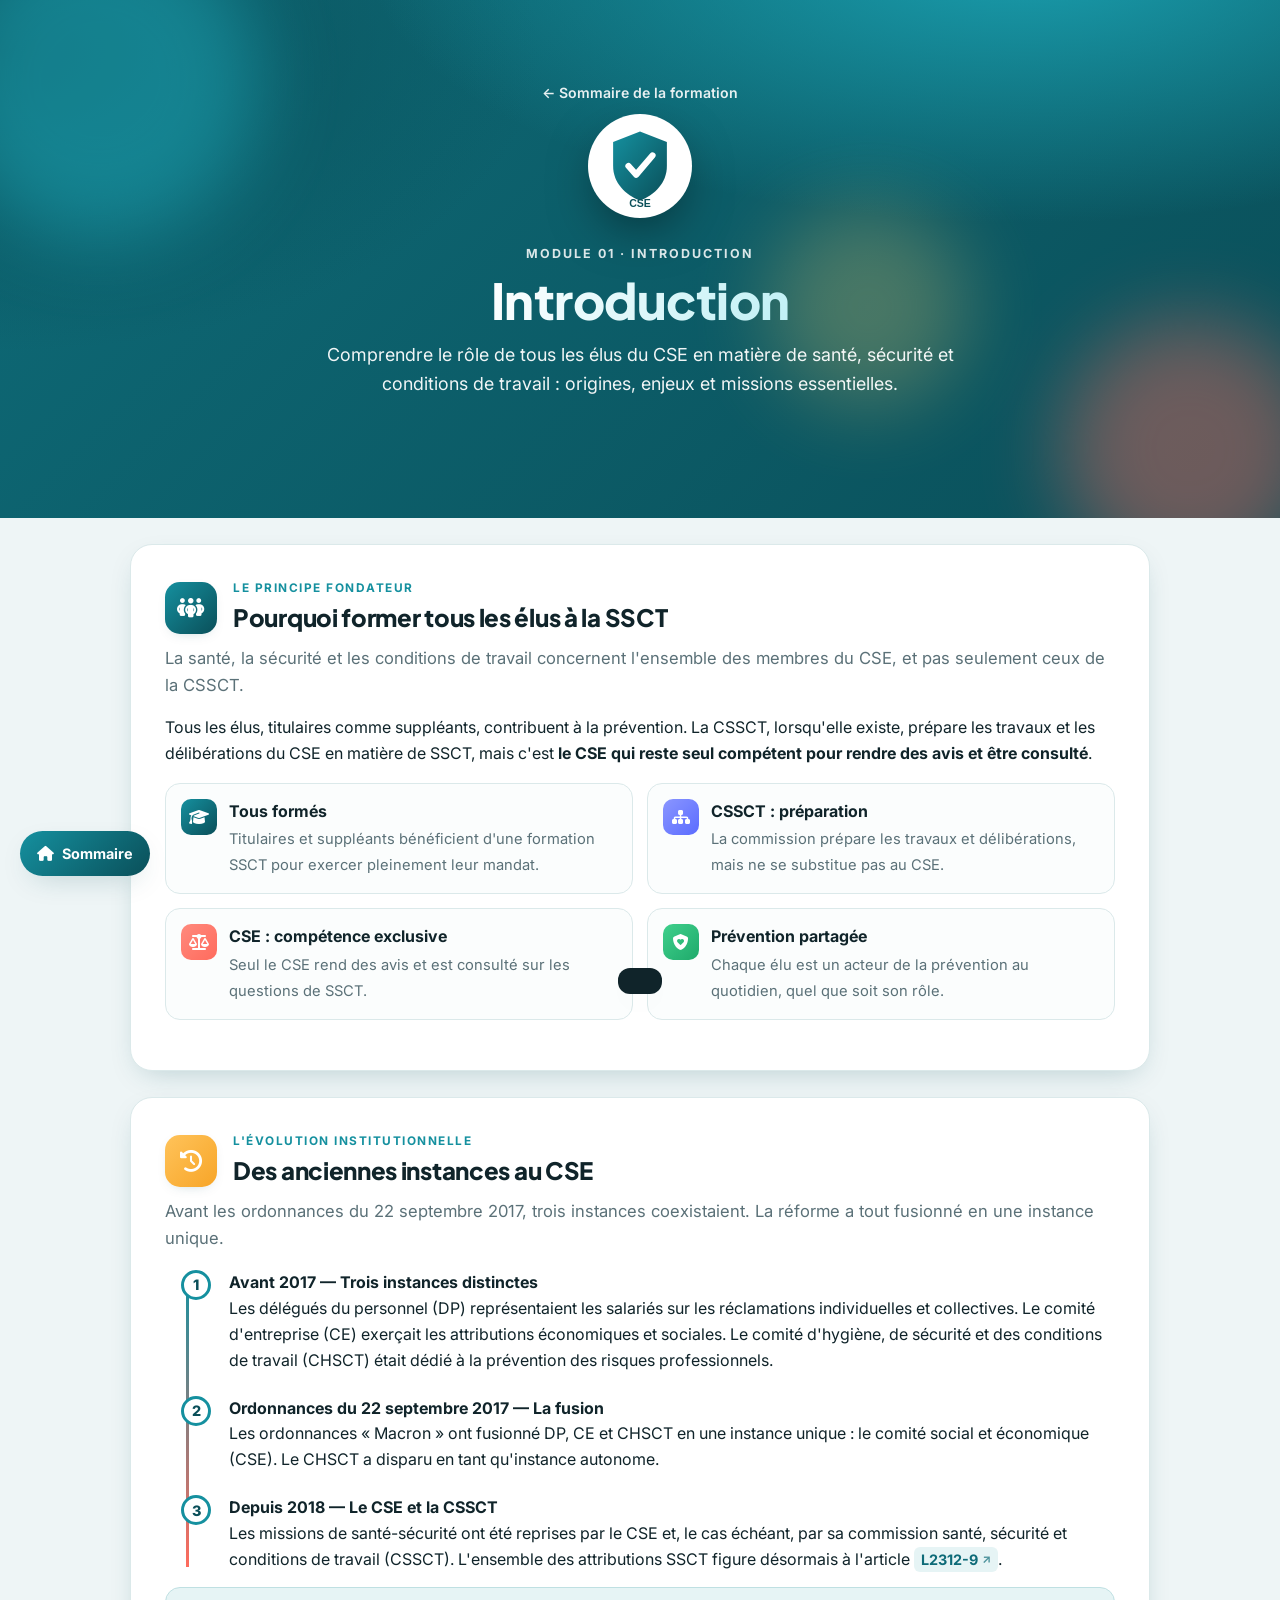
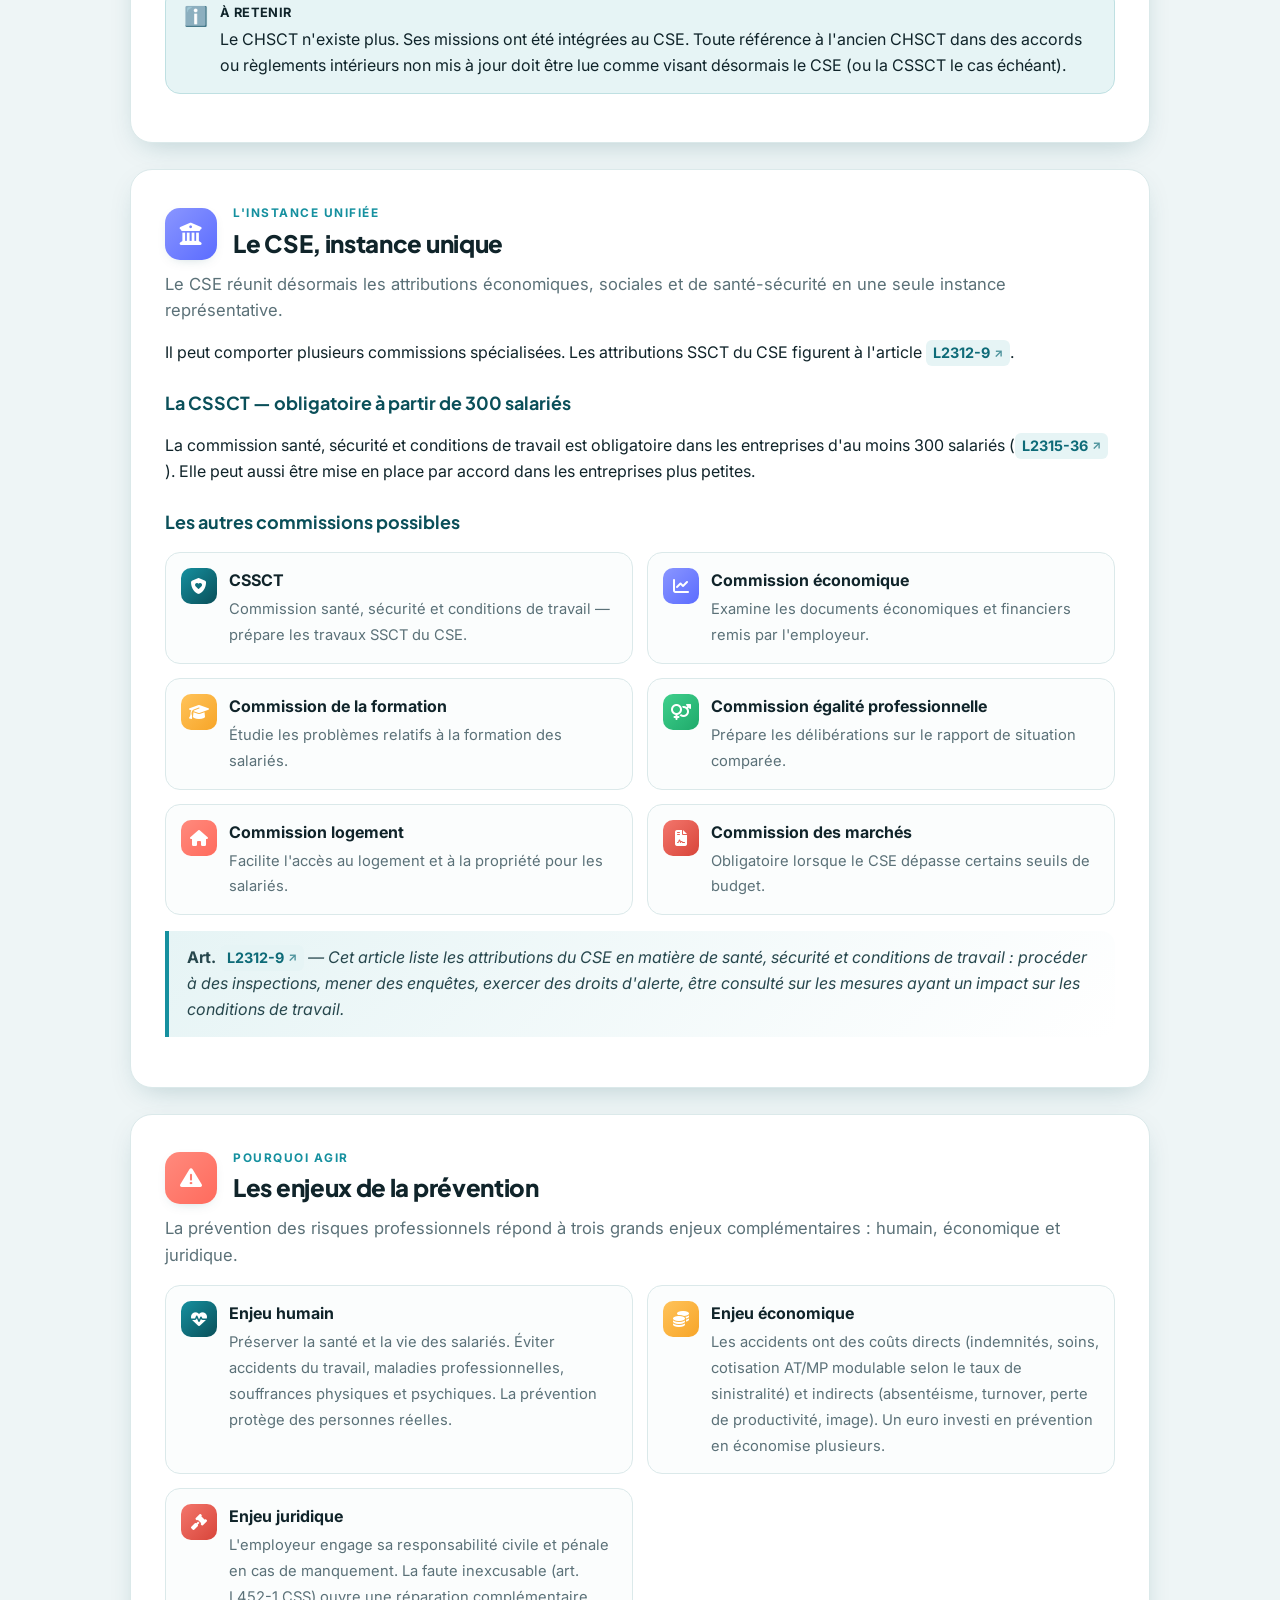
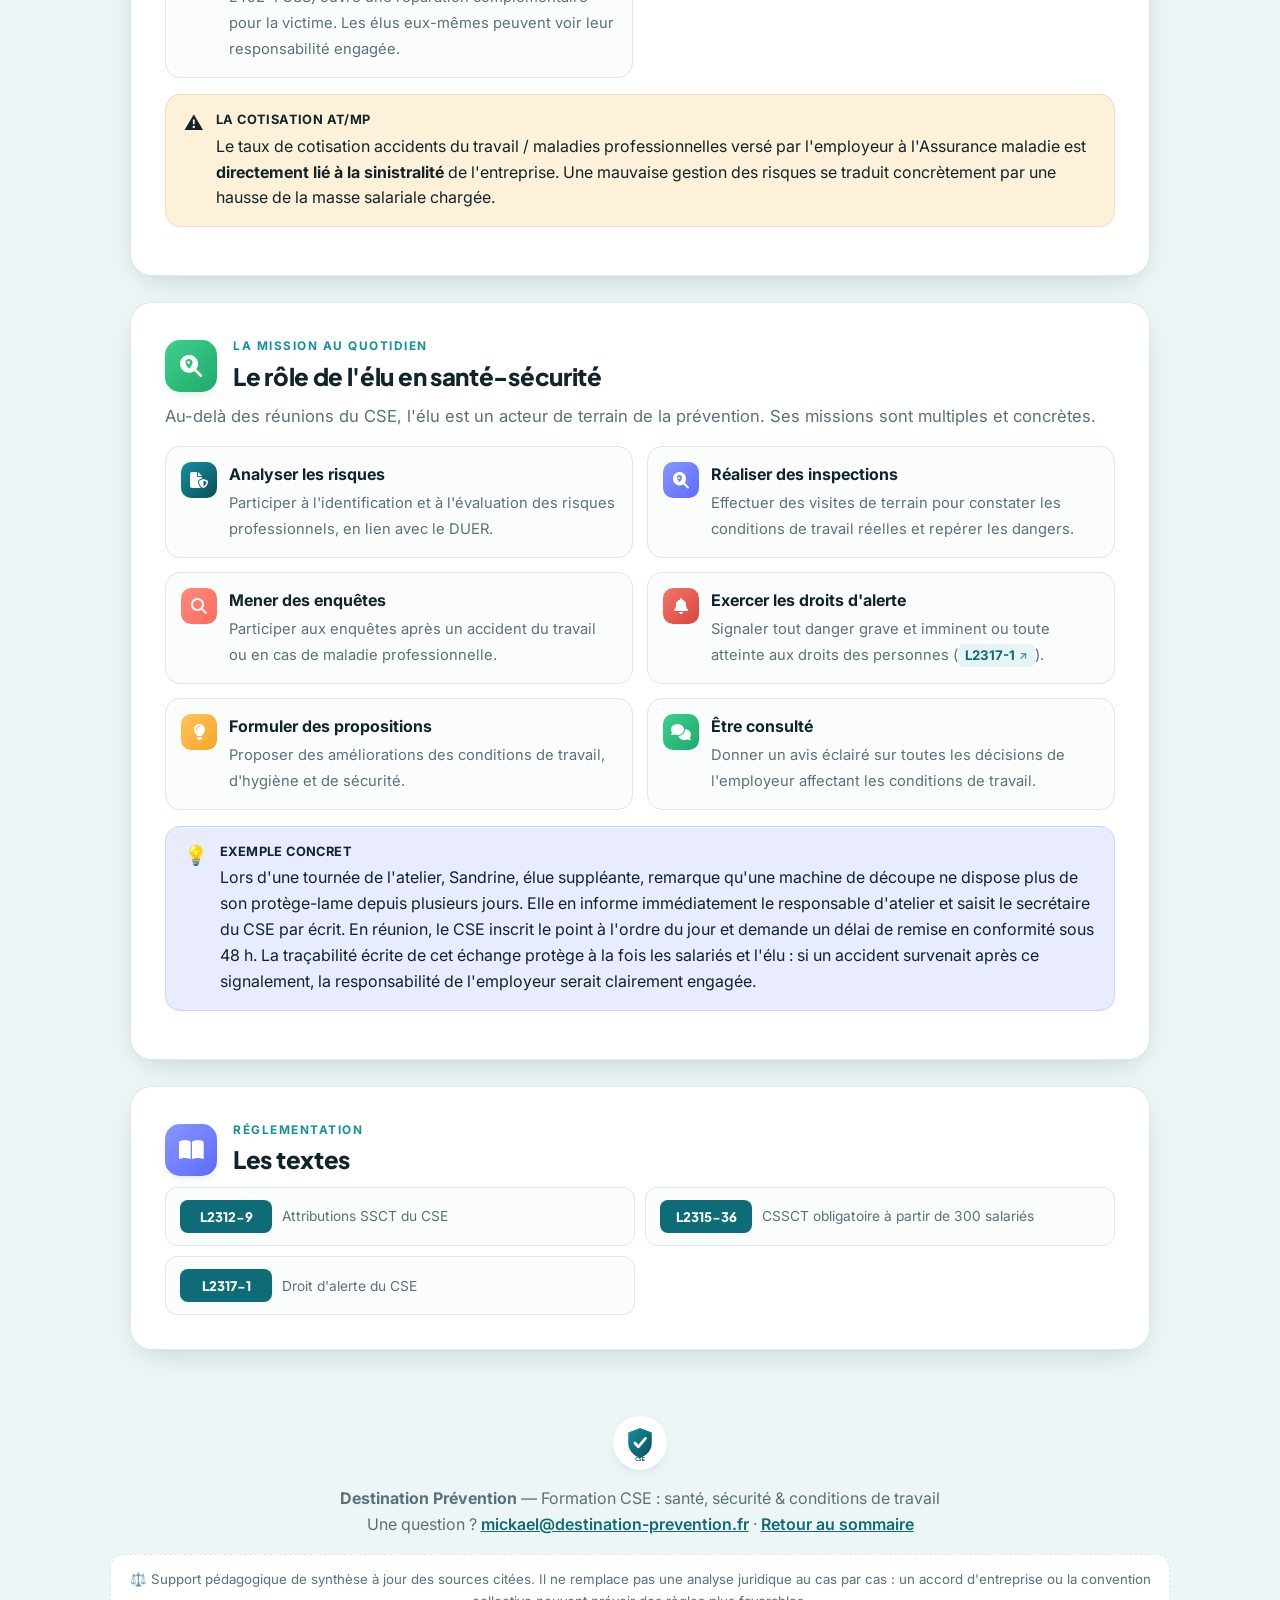
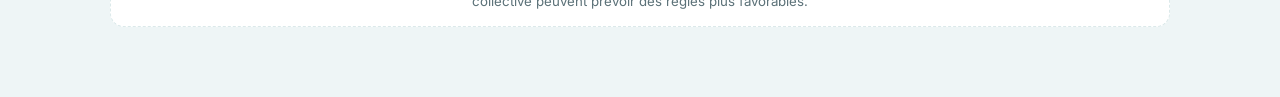
<file: introduction.html>
<!DOCTYPE html>

<html lang="fr">
<head>
<meta charset="utf-8"/>
<meta content="width=device-width, initial-scale=1.0" name="viewport"/>
<title>Introduction — Formation CSE SSCT · Destination Prévention</title>
<link href="logo.svg" rel="icon"/>
<link href="https://fonts.googleapis.com" rel="preconnect"/>
<link crossorigin="" href="https://fonts.gstatic.com" rel="preconnect"/>
<link href="https://fonts.googleapis.com/css2?family=Plus+Jakarta+Sans:wght@400;500;600;700;800&amp;family=Inter:wght@400;500;600&amp;display=swap" rel="stylesheet"/>
<link href="styles.css" rel="stylesheet"/>
<link href="https://cdnjs.cloudflare.com/ajax/libs/font-awesome/6.5.2/css/all.min.css" referrerpolicy="no-referrer" rel="stylesheet"/>
</head>
<body>
<div id="progress"></div>
<nav class="bar" id="nav">
<div class="wrap">
<a class="lg" href="index.html"><img alt="" class="mark" src="logo.svg"/> Formation CSE SSCT</a>
<div class="links">
<a href="#pourquoi">Pourquoi former tous les élus</a>
<a href="#historique">Des anciennes instances au CSE</a>
<a href="#cse">Le CSE, instance unique</a>
<a href="#enjeux">Enjeux de la prévention</a>
<a href="#role">Rôle de l'élu</a>
<a href="#regl">Réglementation</a>
      <a href="outils-instances.html">En séance</a>
    </div>
</div>
</nav>
<header class="hero">
<div class="blob b1"></div><div class="blob b2"></div><div class="blob b3"></div>
<div class="wrap">
<div class="crumb"><a href="index.html">← Sommaire de la formation</a></div>
<div class="logo-wrap"><img alt="Destination Prévention" src="logo.svg" style="width:96px;height:96px"/></div>
<span class="kick">Module 01 · Introduction</span>
<h1><span class="hl">Introduction</span></h1>
<p class="sub">Comprendre le rôle de tous les élus du CSE en matière de santé, sécurité et conditions de travail : origines, enjeux et missions essentielles.</p>
</div>
</header>
<main class="wrap">
<section id="pourquoi">
<div class="sec-head">
<div class="sec-ico t-teal"><i class="fa-solid fa-people-group"></i></div>
<div><div class="kicker">Le principe fondateur</div><h2>Pourquoi former tous les élus à la SSCT</h2></div>
</div>
<p class="lead">La santé, la sécurité et les conditions de travail concernent l'ensemble des membres du CSE, et pas seulement ceux de la CSSCT.</p>
<p>Tous les élus, titulaires comme suppléants, contribuent à la prévention. La CSSCT, lorsqu'elle existe, prépare les travaux et les délibérations du CSE en matière de SSCT, mais c'est <b>le CSE qui reste seul compétent pour rendre des avis et être consulté</b>.</p>
<div class="feat">
<div class="f"><div class="fi t-teal"><i class="fa-solid fa-graduation-cap"></i></div><div><b>Tous formés</b><span>Titulaires et suppléants bénéficient d'une formation SSCT pour exercer pleinement leur mandat.</span></div></div>
<div class="f"><div class="fi t-indigo"><i class="fa-solid fa-sitemap"></i></div><div><b>CSSCT : préparation</b><span>La commission prépare les travaux et délibérations, mais ne se substitue pas au CSE.</span></div></div>
<div class="f"><div class="fi t-coral"><i class="fa-solid fa-scale-balanced"></i></div><div><b>CSE : compétence exclusive</b><span>Seul le CSE rend des avis et est consulté sur les questions de SSCT.</span></div></div>
<div class="f"><div class="fi t-green"><i class="fa-solid fa-shield-heart"></i></div><div><b>Prévention partagée</b><span>Chaque élu est un acteur de la prévention au quotidien, quel que soit son rôle.</span></div></div>
</div>
</section>
<section id="historique">
<div class="sec-head">
<div class="sec-ico t-amber"><i class="fa-solid fa-clock-rotate-left"></i></div>
<div><div class="kicker">L'évolution institutionnelle</div><h2>Des anciennes instances au CSE</h2></div>
</div>
<p class="lead">Avant les ordonnances du 22 septembre 2017, trois instances coexistaient. La réforme a tout fusionné en une instance unique.</p>
<div class="tl">
<div class="step">
<div class="dot">1</div>
<b>Avant 2017 — Trois instances distinctes</b>
        Les délégués du personnel (DP) représentaient les salariés sur les réclamations individuelles et collectives. Le comité d'entreprise (CE) exerçait les attributions économiques et sociales. Le comité d'hygiène, de sécurité et des conditions de travail (CHSCT) était dédié à la prévention des risques professionnels.
      </div>
<div class="step">
<div class="dot">2</div>
<b>Ordonnances du 22 septembre 2017 — La fusion</b>
        Les ordonnances « Macron » ont fusionné DP, CE et CHSCT en une instance unique : le comité social et économique (CSE). Le CHSCT a disparu en tant qu'instance autonome.
      </div>
<div class="step">
<div class="dot">3</div>
<b>Depuis 2018 — Le CSE et la CSSCT</b>
        Les missions de santé-sécurité ont été reprises par le CSE et, le cas échéant, par sa commission santé, sécurité et conditions de travail (CSSCT). L'ensemble des attributions SSCT figure désormais à l'article <a class="lf" href="https://www.legifrance.gouv.fr/codes/article_lc/LEGIARTI000035609536" rel="noopener" target="_blank">L2312-9</a>.
      </div>
</div>
<div class="note n-info"><span class="ni">ℹ️</span><div><span class="tag">À retenir</span><p>Le CHSCT n'existe plus. Ses missions ont été intégrées au CSE. Toute référence à l'ancien CHSCT dans des accords ou règlements intérieurs non mis à jour doit être lue comme visant désormais le CSE (ou la CSSCT le cas échéant).</p></div></div>
</section>
<section id="cse">
<div class="sec-head">
<div class="sec-ico t-indigo"><i class="fa-solid fa-building-columns"></i></div>
<div><div class="kicker">L'instance unifiée</div><h2>Le CSE, instance unique</h2></div>
</div>
<p class="lead">Le CSE réunit désormais les attributions économiques, sociales et de santé-sécurité en une seule instance représentative.</p>
<p>Il peut comporter plusieurs commissions spécialisées. Les attributions SSCT du CSE figurent à l'article <a class="lf" href="https://www.legifrance.gouv.fr/codes/article_lc/LEGIARTI000035609536" rel="noopener" target="_blank">L2312-9</a>.</p>
<h3 class="sub">La CSSCT — obligatoire à partir de 300 salariés</h3>
<p>La commission santé, sécurité et conditions de travail est obligatoire dans les entreprises d'au moins 300 salariés (<a class="lf" href="https://www.legifrance.gouv.fr/codes/article_lc/LEGIARTI000035626455" rel="noopener" target="_blank">L2315-36</a>). Elle peut aussi être mise en place par accord dans les entreprises plus petites.</p>
<h3 class="sub">Les autres commissions possibles</h3>
<div class="feat">
<div class="f"><div class="fi t-teal"><i class="fa-solid fa-shield-heart"></i></div><div><b>CSSCT</b><span>Commission santé, sécurité et conditions de travail — prépare les travaux SSCT du CSE.</span></div></div>
<div class="f"><div class="fi t-indigo"><i class="fa-solid fa-chart-line"></i></div><div><b>Commission économique</b><span>Examine les documents économiques et financiers remis par l'employeur.</span></div></div>
<div class="f"><div class="fi t-amber"><i class="fa-solid fa-graduation-cap"></i></div><div><b>Commission de la formation</b><span>Étudie les problèmes relatifs à la formation des salariés.</span></div></div>
<div class="f"><div class="fi t-green"><i class="fa-solid fa-venus-mars"></i></div><div><b>Commission égalité professionnelle</b><span>Prépare les délibérations sur le rapport de situation comparée.</span></div></div>
<div class="f"><div class="fi t-coral"><i class="fa-solid fa-house"></i></div><div><b>Commission logement</b><span>Facilite l'accès au logement et à la propriété pour les salariés.</span></div></div>
<div class="f"><div class="fi t-red"><i class="fa-solid fa-file-contract"></i></div><div><b>Commission des marchés</b><span>Obligatoire lorsque le CSE dépasse certains seuils de budget.</span></div></div>
</div>
<blockquote class="art"><b>Art. <a class="lf" href="https://www.legifrance.gouv.fr/codes/article_lc/LEGIARTI000035609536" rel="noopener" target="_blank">L2312-9</a></b> — Cet article liste les attributions du CSE en matière de santé, sécurité et conditions de travail : procéder à des inspections, mener des enquêtes, exercer des droits d'alerte, être consulté sur les mesures ayant un impact sur les conditions de travail.</blockquote>
</section>
<section id="enjeux">
<div class="sec-head">
<div class="sec-ico t-coral"><i class="fa-solid fa-triangle-exclamation"></i></div>
<div><div class="kicker">Pourquoi agir</div><h2>Les enjeux de la prévention</h2></div>
</div>
<p class="lead">La prévention des risques professionnels répond à trois grands enjeux complémentaires : humain, économique et juridique.</p>
<div class="feat">
<div class="f"><div class="fi t-teal"><i class="fa-solid fa-heart-pulse"></i></div><div><b>Enjeu humain</b><span>Préserver la santé et la vie des salariés. Éviter accidents du travail, maladies professionnelles, souffrances physiques et psychiques. La prévention protège des personnes réelles.</span></div></div>
<div class="f"><div class="fi t-amber"><i class="fa-solid fa-coins"></i></div><div><b>Enjeu économique</b><span>Les accidents ont des coûts directs (indemnités, soins, cotisation AT/MP modulable selon le taux de sinistralité) et indirects (absentéisme, turnover, perte de productivité, image). Un euro investi en prévention en économise plusieurs.</span></div></div>
<div class="f"><div class="fi t-red"><i class="fa-solid fa-gavel"></i></div><div><b>Enjeu juridique</b><span>L'employeur engage sa responsabilité civile et pénale en cas de manquement. La faute inexcusable (art. L452-1 CSS) ouvre une réparation complémentaire pour la victime. Les élus eux-mêmes peuvent voir leur responsabilité engagée.</span></div></div>
</div>
<div class="note n-warn"><span class="ni">⚠️</span><div><span class="tag">La cotisation AT/MP</span><p>Le taux de cotisation accidents du travail / maladies professionnelles versé par l'employeur à l'Assurance maladie est <b>directement lié à la sinistralité</b> de l'entreprise. Une mauvaise gestion des risques se traduit concrètement par une hausse de la masse salariale chargée.</p></div></div>
</section>
<section id="role">
<div class="sec-head">
<div class="sec-ico t-green"><i class="fa-solid fa-magnifying-glass-location"></i></div>
<div><div class="kicker">La mission au quotidien</div><h2>Le rôle de l'élu en santé-sécurité</h2></div>
</div>
<p class="lead">Au-delà des réunions du CSE, l'élu est un acteur de terrain de la prévention. Ses missions sont multiples et concrètes.</p>
<div class="feat">
<div class="f"><div class="fi t-teal"><i class="fa-solid fa-file-shield"></i></div><div><b>Analyser les risques</b><span>Participer à l'identification et à l'évaluation des risques professionnels, en lien avec le DUER.</span></div></div>
<div class="f"><div class="fi t-indigo"><i class="fa-solid fa-magnifying-glass-location"></i></div><div><b>Réaliser des inspections</b><span>Effectuer des visites de terrain pour constater les conditions de travail réelles et repérer les dangers.</span></div></div>
<div class="f"><div class="fi t-coral"><i class="fa-solid fa-magnifying-glass"></i></div><div><b>Mener des enquêtes</b><span>Participer aux enquêtes après un accident du travail ou en cas de maladie professionnelle.</span></div></div>
<div class="f"><div class="fi t-red"><i class="fa-solid fa-bell"></i></div><div><b>Exercer les droits d'alerte</b><span>Signaler tout danger grave et imminent ou toute atteinte aux droits des personnes (<a class="lf" href="https://www.legifrance.gouv.fr/codes/article_lc/LEGIARTI000035634273" rel="noopener" target="_blank">L2317-1</a>).</span></div></div>
<div class="f"><div class="fi t-amber"><i class="fa-solid fa-lightbulb"></i></div><div><b>Formuler des propositions</b><span>Proposer des améliorations des conditions de travail, d'hygiène et de sécurité.</span></div></div>
<div class="f"><div class="fi t-green"><i class="fa-solid fa-comments"></i></div><div><b>Être consulté</b><span>Donner un avis éclairé sur toutes les décisions de l'employeur affectant les conditions de travail.</span></div></div>
</div>
<div class="note n-ex"><span class="ni">💡</span><div><span class="tag">Exemple concret</span><p>Lors d'une tournée de l'atelier, Sandrine, élue suppléante, remarque qu'une machine de découpe ne dispose plus de son protège-lame depuis plusieurs jours. Elle en informe immédiatement le responsable d'atelier et saisit le secrétaire du CSE par écrit. En réunion, le CSE inscrit le point à l'ordre du jour et demande un délai de remise en conformité sous 48 h. La traçabilité écrite de cet échange protège à la fois les salariés et l'élu : si un accident survenait après ce signalement, la responsabilité de l'employeur serait clairement engagée.</p></div></div>

</section>
<section id="regl">
<div class="sec-head">
<div class="sec-ico t-indigo"><i class="fa-solid fa-book-open"></i></div>
<div><div class="kicker">Réglementation</div><h2>Les textes</h2></div>
</div>
<div class="regl">
<a href="https://www.legifrance.gouv.fr/codes/article_lc/LEGIARTI000035609536" rel="noopener" target="_blank"><span class="code">L2312-9</span><span>Attributions SSCT du CSE</span></a>
<a href="https://www.legifrance.gouv.fr/codes/article_lc/LEGIARTI000035626455" rel="noopener" target="_blank"><span class="code">L2315-36</span><span>CSSCT obligatoire à partir de 300 salariés</span></a>
<a href="https://www.legifrance.gouv.fr/codes/article_lc/LEGIARTI000035634273" rel="noopener" target="_blank"><span class="code">L2317-1</span><span>Droit d'alerte du CSE</span></a>
</div>
</section>
</main>
<footer>
<div class="fmark"><img alt="" src="logo.svg" style="width:42px;height:42px"/></div>
<p><b>Destination Prévention</b> — Formation CSE : santé, sécurité &amp; conditions de travail<br/>
  Une question ? <a href="mailto:mickael@destination-prevention.fr">mickael@destination-prevention.fr</a> · <a href="index.html">Retour au sommaire</a></p>
<div class="disc">⚖️ Support pédagogique de synthèse à jour des sources citées. Il ne remplace pas une analyse juridique au cas par cas : un accord d'entreprise ou la convention collective peuvent prévoir des règles plus favorables.</div>
</footer>
<div id="toast"></div>
<button aria-label="Revenir en haut" class="btt" id="btt">↑</button>
<script src="app.js"></script>
</body>
</html>
<meta name="robots" content="noindex,nofollow,noarchive">
</file>
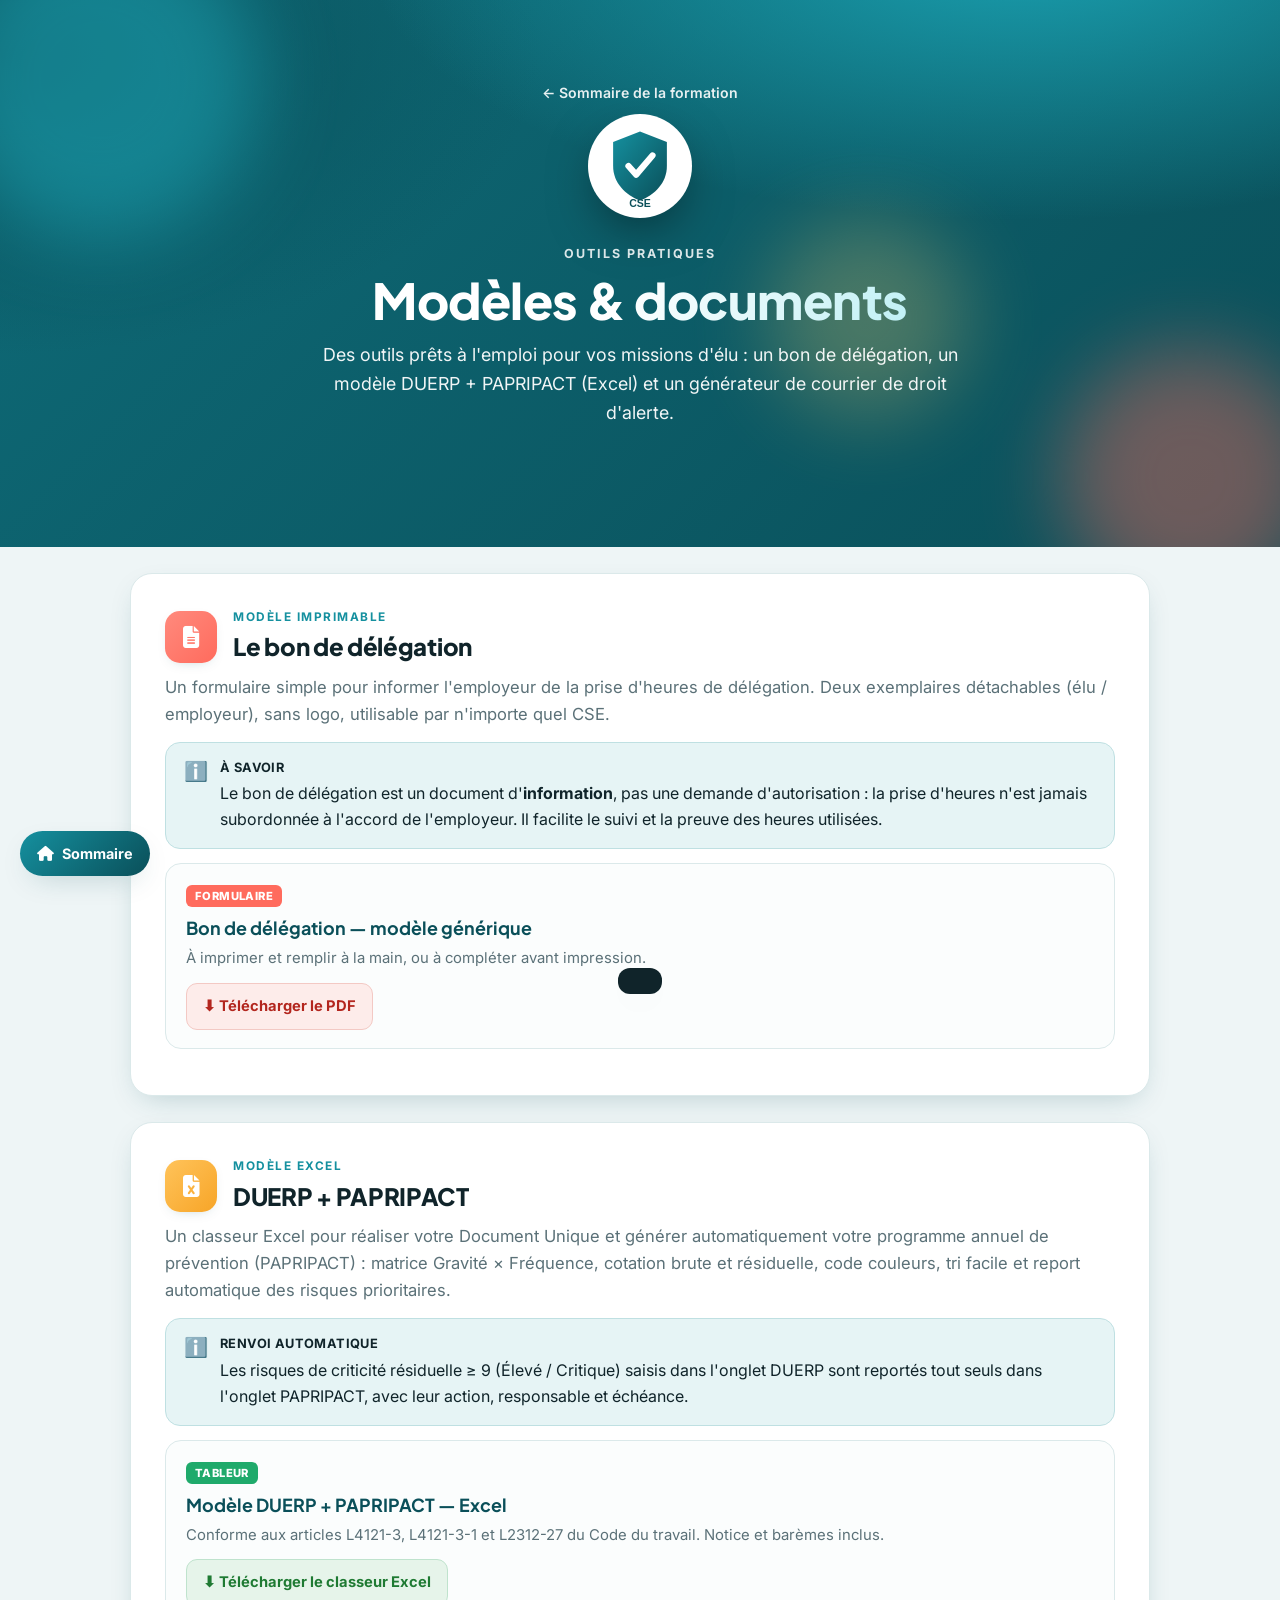
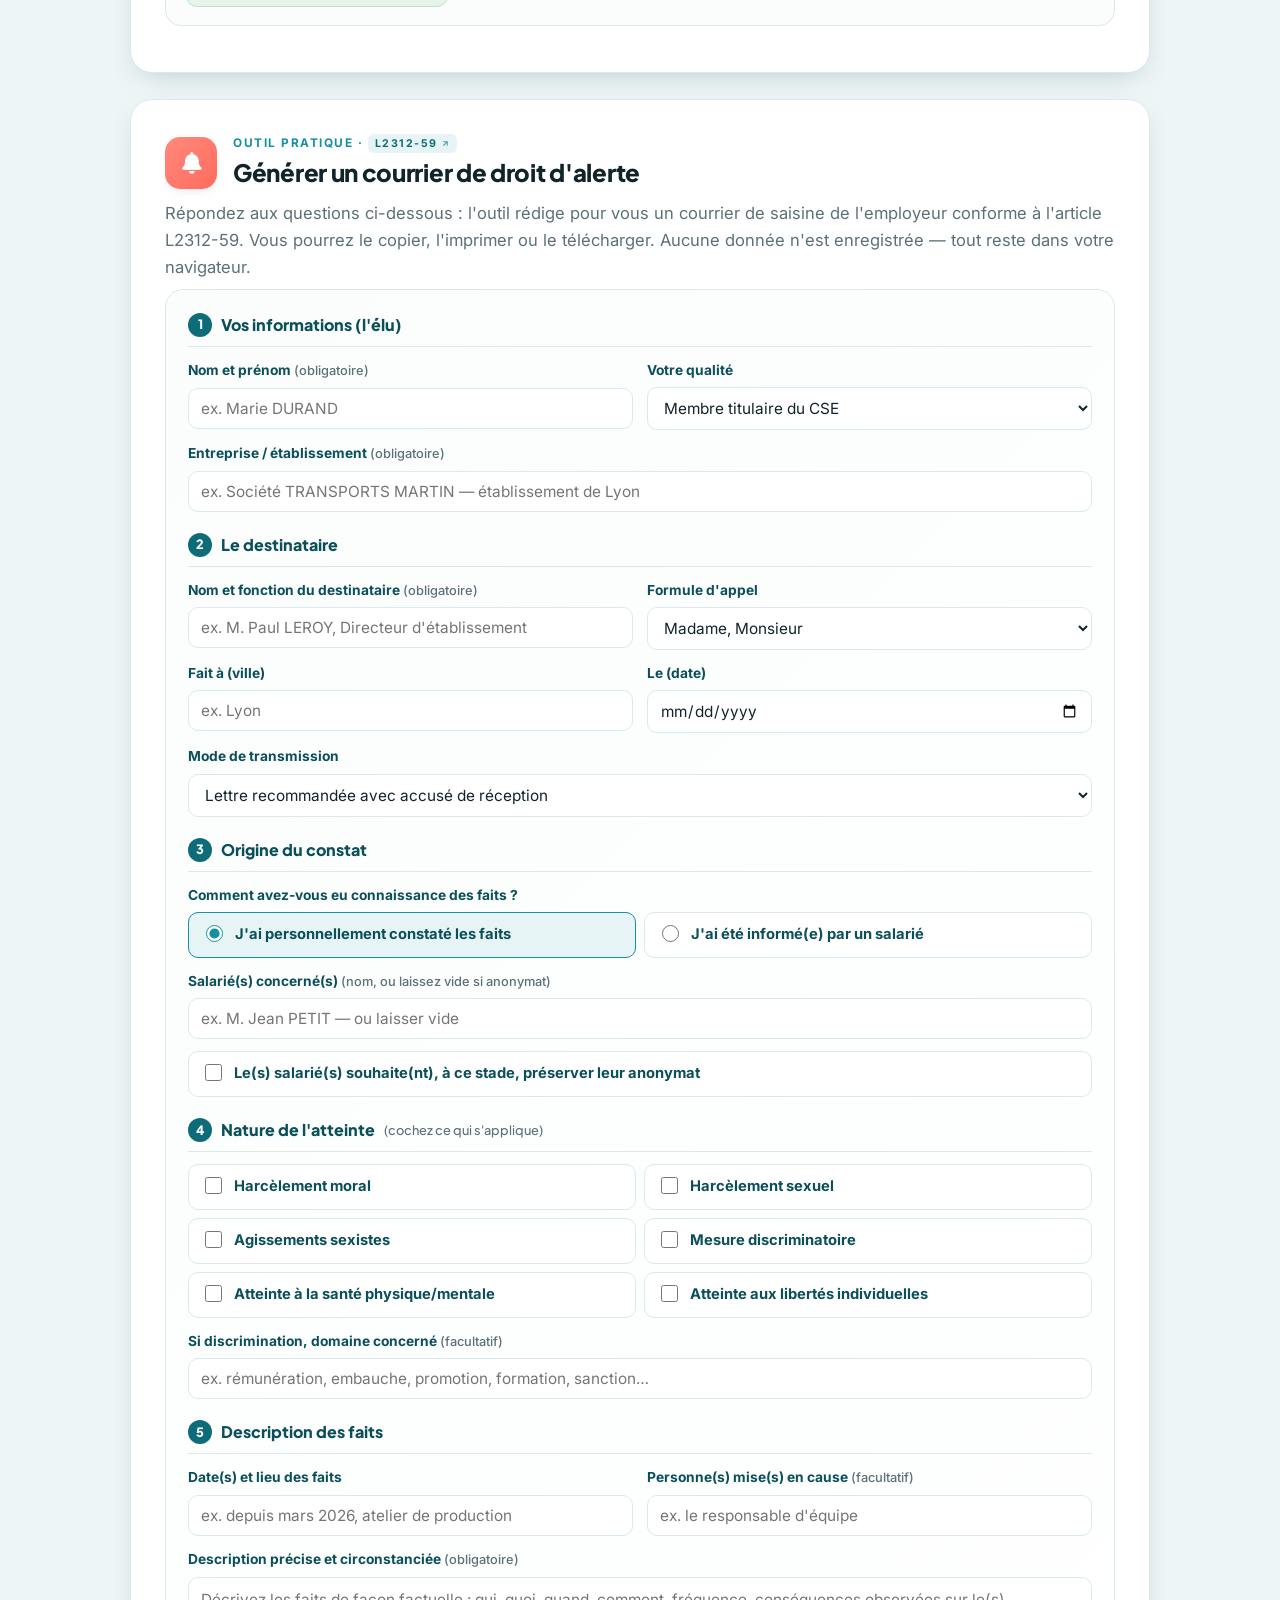
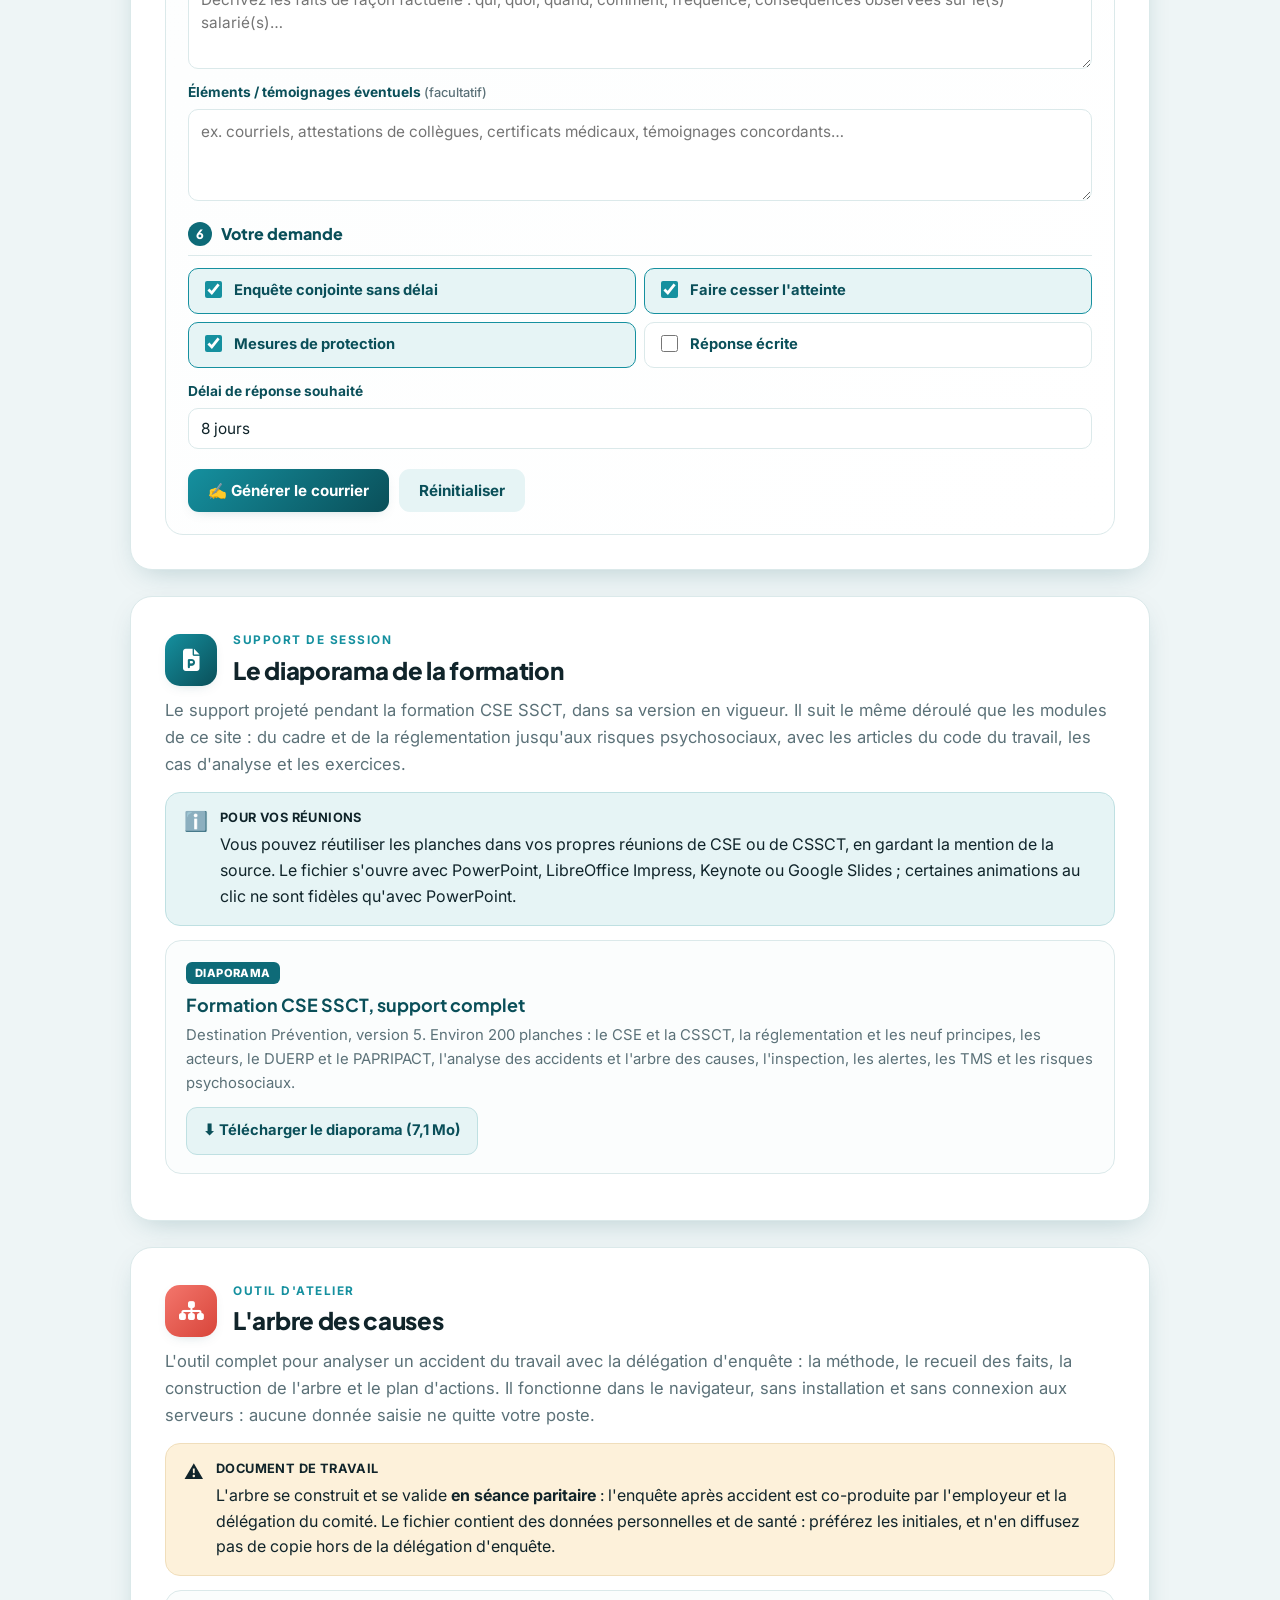
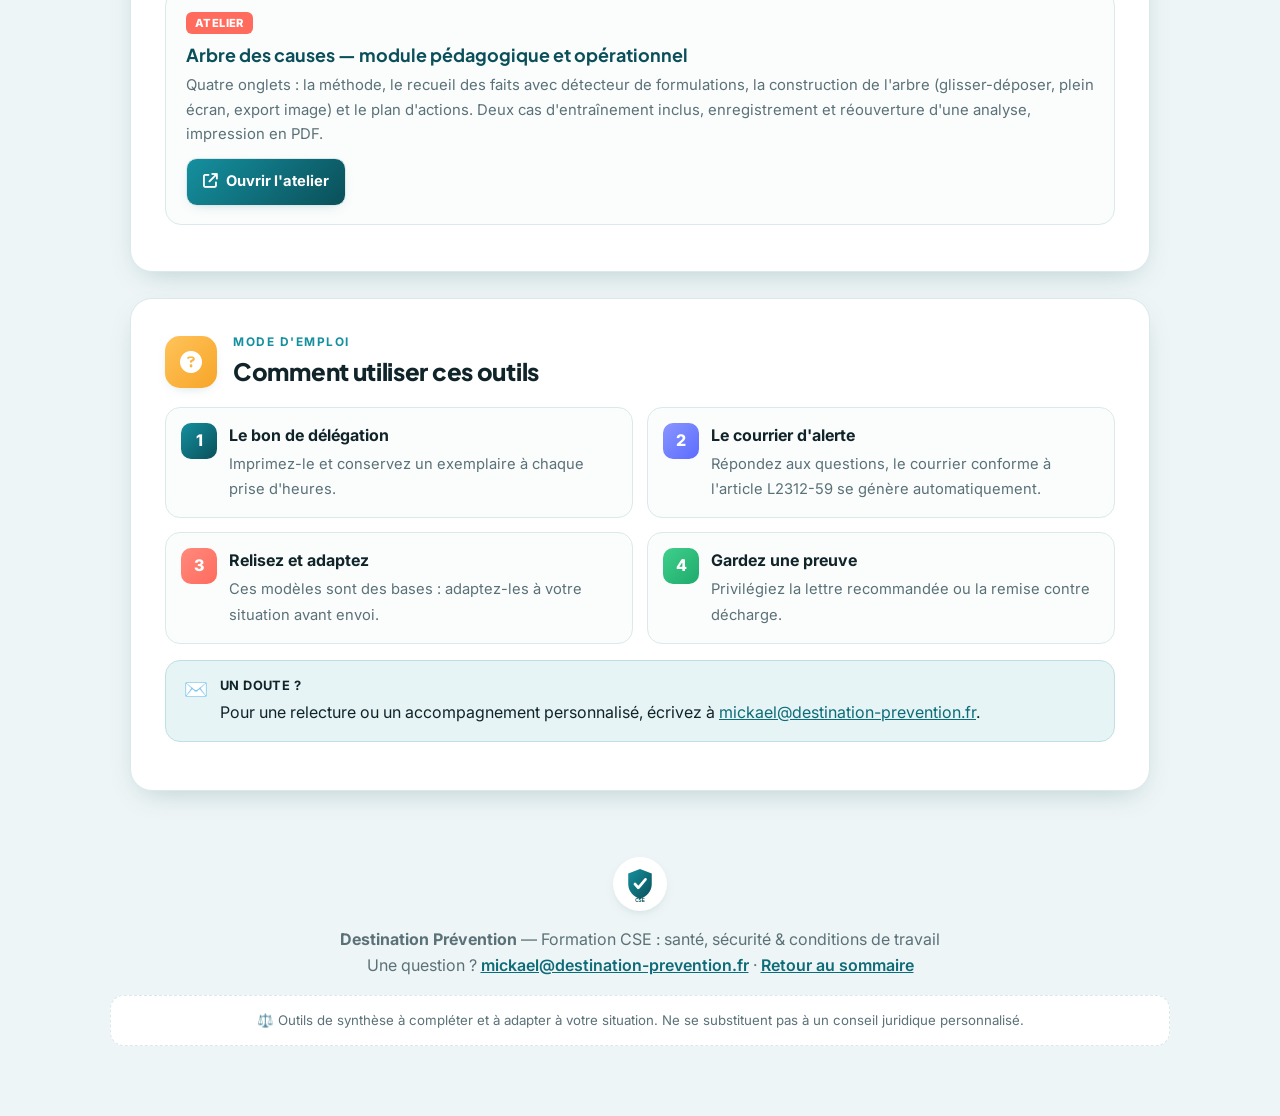
<file: modeles.html>
<!DOCTYPE html>
<html lang="fr">
<head>
<meta charset="UTF-8">
<meta name="viewport" content="width=device-width, initial-scale=1.0">
<meta name="robots" content="noindex,nofollow,noarchive">
<title>Modèles &amp; documents — Formation CSE SSCT · Destination Prévention</title>
<link rel="icon" href="logo.svg">
<link rel="preconnect" href="https://fonts.googleapis.com">
<link rel="preconnect" href="https://fonts.gstatic.com" crossorigin>
<link href="https://fonts.googleapis.com/css2?family=Plus+Jakarta+Sans:wght@400;500;600;700;800&family=Inter:wght@400;500;600&display=swap" rel="stylesheet">
<link rel="stylesheet" href="styles.css">
<link rel="stylesheet" href="https://cdnjs.cloudflare.com/ajax/libs/font-awesome/6.5.2/css/all.min.css" referrerpolicy="no-referrer">
<style>
.dl{display:flex;flex-wrap:wrap;gap:10px;margin-top:12px}
.dl a{display:inline-flex;align-items:center;gap:8px;text-decoration:none;font-weight:700;font-size:.92rem;border-radius:11px;padding:11px 16px;transition:.18s;border:1px solid var(--line)}
.dl a.pdf{background:#fdecea;color:#b3261e;border-color:#f3c9c4}
.dl a:hover{transform:translateY(-2px);box-shadow:var(--shadow-sm)}
.docrow{border:1px solid var(--line);border-radius:16px;padding:18px 20px;margin:12px 0;background:#fbfdfd}
.docrow h3{margin:0 0 4px;color:var(--teal-d);font-size:1.12rem}
.docrow p{margin:0;color:var(--muted);font-size:.93rem}
.pill{display:inline-block;font-size:.7rem;font-weight:800;letter-spacing:.4px;text-transform:uppercase;color:#fff;border-radius:6px;padding:2px 9px;margin-bottom:6px;background:var(--coral)}
</style>
</head>
<body>
<div id="progress"></div>

<nav class="bar" id="nav">
  <div class="wrap">
    <a class="lg" href="index.html"><img class="mark" src="logo.svg" alt=""> Formation CSE SSCT</a>
    <div class="links">
      <a href="#bon">Bon de délégation</a>
      <a href="#duerp">DUERP / PAPRIPACT</a>
      <a href="#generateur">Courrier d'alerte</a>
      <a href="#aide">Mode d'emploi</a>
      <a href="index.html">Sommaire</a>
      <a href="outils-instances.html">En séance</a>
      <a href="#support">Diaporama</a>
      <a href="#arbre">Arbre des causes</a>
    </div>
  </div>
</nav>

<header class="hero">
  <div class="blob b1"></div><div class="blob b2"></div><div class="blob b3"></div>
  <div class="wrap">
    <div class="crumb"><a href="index.html">← Sommaire de la formation</a></div>
    <div class="logo-wrap"><img src="logo.svg" alt="Destination Prévention" style="width:96px;height:96px"></div>
    <span class="kick">Outils pratiques</span>
    <h1>Modèles &amp; <span class="hl">documents</span></h1>
    <p class="sub">Des outils prêts à l'emploi pour vos missions d'élu : un bon de délégation, un modèle DUERP + PAPRIPACT (Excel) et un générateur de courrier de droit d'alerte.</p>
  </div>
</header>

<main class="wrap">

  <section id="bon">
    <div class="sec-head">
      <div class="sec-ico t-coral"><i class="fa-solid fa-file-lines"></i></div>
      <div><div class="kicker">Modèle imprimable</div><h2>Le bon de délégation</h2></div>
    </div>
    <p class="lead">Un formulaire simple pour informer l'employeur de la prise d'heures de délégation. Deux exemplaires détachables (élu / employeur), sans logo, utilisable par n'importe quel CSE.</p>
    <div class="note n-info"><span class="ni">ℹ️</span><div><span class="tag">À savoir</span><p>Le bon de délégation est un document d'<b>information</b>, pas une demande d'autorisation : la prise d'heures n'est jamais subordonnée à l'accord de l'employeur. Il facilite le suivi et la preuve des heures utilisées.</p></div></div>
    <div class="docrow">
      <span class="pill">Formulaire</span>
      <h3>Bon de délégation — modèle générique</h3>
      <p>À imprimer et remplir à la main, ou à compléter avant impression.</p>
      <div class="dl"><a class="pdf" href="Bon_de_delegation_CSE.pdf" download>⬇ Télécharger le PDF</a></div>
    </div>
  </section>

  <section id="duerp">
    <div class="sec-head">
      <div class="sec-ico t-amber"><i class="fa-solid fa-file-excel"></i></div>
      <div><div class="kicker">Modèle Excel</div><h2>DUERP + PAPRIPACT</h2></div>
    </div>
    <p class="lead">Un classeur Excel pour réaliser votre Document Unique et générer automatiquement votre programme annuel de prévention (PAPRIPACT) : matrice Gravité × Fréquence, cotation brute et résiduelle, code couleurs, tri facile et report automatique des risques prioritaires.</p>
    <div class="note n-info"><span class="ni">ℹ️</span><div><span class="tag">Renvoi automatique</span><p>Les risques de criticité résiduelle ≥ 9 (Élevé / Critique) saisis dans l'onglet DUERP sont reportés tout seuls dans l'onglet PAPRIPACT, avec leur action, responsable et échéance.</p></div></div>
    <div class="docrow">
      <span class="pill" style="background:var(--green)">Tableur</span>
      <h3>Modèle DUERP + PAPRIPACT — Excel</h3>
      <p>Conforme aux articles L4121-3, L4121-3-1 et L2312-27 du Code du travail. Notice et barèmes inclus.</p>
      <div class="dl"><a class="pdf" style="background:#e6f4ea;color:#1f7a33;border-color:#bfe3cd" href="Modele_DUERP_PAPRIPACT.xlsx" download>⬇ Télécharger le classeur Excel</a></div>
    </div>
  </section>

  <!-- GÉNÉRATEUR DE COURRIER -->
  <section id="generateur">
    <div class="sec-head">
      <div class="sec-ico t-coral"><i class="fa-solid fa-bell"></i></div>
      <div><div class="kicker">Outil pratique · <a class="lf" href="https://www.legifrance.gouv.fr/codes/article_lc/LEGIARTI000038791189" target="_blank" rel="noopener">L2312-59</a></div><h2>Générer un courrier de droit d'alerte</h2></div>
    </div>
    <p class="lead">Répondez aux questions ci-dessous : l'outil rédige pour vous un courrier de saisine de l'employeur conforme à l'article L2312-59. Vous pourrez le copier, l'imprimer ou le télécharger. Aucune donnée n'est enregistrée — tout reste dans votre navigateur.</p>

    <div class="gen" id="gen">

      <div class="grp">
        <div class="grp-t"><span class="stepn">1</span> Vos informations (l'élu)</div>
        <div class="row">
          <div class="fld"><label for="g-nom">Nom et prénom <span class="hintl">(obligatoire)</span></label><input type="text" id="g-nom" placeholder="ex. Marie DURAND"></div>
          <div class="fld"><label for="g-qualite">Votre qualité</label>
            <select id="g-qualite">
              <option>Membre titulaire du CSE</option>
              <option>Membre suppléant du CSE</option>
              <option>Membre de la délégation du personnel au CSE</option>
              <option>Référent en matière de lutte contre le harcèlement sexuel et les agissements sexistes</option>
            </select>
          </div>
        </div>
        <div class="fld full"><label for="g-entreprise">Entreprise / établissement <span class="hintl">(obligatoire)</span></label><input type="text" id="g-entreprise" placeholder="ex. Société TRANSPORTS MARTIN — établissement de Lyon"></div>
      </div>

      <div class="grp">
        <div class="grp-t"><span class="stepn">2</span> Le destinataire</div>
        <div class="row">
          <div class="fld"><label for="g-dest">Nom et fonction du destinataire <span class="hintl">(obligatoire)</span></label><input type="text" id="g-dest" placeholder="ex. M. Paul LEROY, Directeur d'établissement"></div>
          <div class="fld"><label for="g-civ">Formule d'appel</label>
            <select id="g-civ"><option>Madame, Monsieur</option><option>Madame</option><option>Monsieur</option></select>
          </div>
        </div>
        <div class="row">
          <div class="fld"><label for="g-ville">Fait à (ville)</label><input type="text" id="g-ville" placeholder="ex. Lyon"></div>
          <div class="fld"><label for="g-date">Le (date)</label><input type="date" id="g-date"></div>
        </div>
        <div class="fld full"><label for="g-envoi">Mode de transmission</label>
          <select id="g-envoi">
            <option>Lettre recommandée avec accusé de réception</option>
            <option>Remise en main propre contre décharge</option>
            <option>Courriel avec accusé de réception</option>
          </select>
        </div>
      </div>

      <div class="grp">
        <div class="grp-t"><span class="stepn">3</span> Origine du constat</div>
        <div class="fld full"><label>Comment avez-vous eu connaissance des faits ?</label>
          <div class="radio-line">
            <label class="chk on"><input type="radio" name="g-origine" value="constat" checked> J'ai personnellement constaté les faits</label>
            <label class="chk"><input type="radio" name="g-origine" value="salarie"> J'ai été informé(e) par un salarié</label>
          </div>
        </div>
        <div class="fld full"><label for="g-salarie">Salarié(s) concerné(s) <span class="hintl">(nom, ou laissez vide si anonymat)</span></label><input type="text" id="g-salarie" placeholder="ex. M. Jean PETIT — ou laisser vide"></div>
        <label class="chk" id="g-anon-wrap"><input type="checkbox" id="g-anon"> Le(s) salarié(s) souhaite(nt), à ce stade, préserver leur anonymat</label>
      </div>

      <div class="grp">
        <div class="grp-t"><span class="stepn">4</span> Nature de l'atteinte <span class="hintl" style="font-weight:500">(cochez ce qui s'applique)</span></div>
        <div class="chk-grid" id="g-nature">
          <label class="chk"><input type="checkbox" value="de faits de harcèlement moral"> Harcèlement moral</label>
          <label class="chk"><input type="checkbox" value="de faits de harcèlement sexuel"> Harcèlement sexuel</label>
          <label class="chk"><input type="checkbox" value="d'agissements sexistes"> Agissements sexistes</label>
          <label class="chk"><input type="checkbox" value="d'une mesure discriminatoire"> Mesure discriminatoire</label>
          <label class="chk"><input type="checkbox" value="d'une atteinte à la santé physique ou mentale d'un ou plusieurs salariés"> Atteinte à la santé physique/mentale</label>
          <label class="chk"><input type="checkbox" value="d'une atteinte aux libertés individuelles"> Atteinte aux libertés individuelles</label>
        </div>
        <div class="fld full" style="margin-top:12px"><label for="g-disc">Si discrimination, domaine concerné <span class="hintl">(facultatif)</span></label><input type="text" id="g-disc" placeholder="ex. rémunération, embauche, promotion, formation, sanction…"></div>
      </div>

      <div class="grp">
        <div class="grp-t"><span class="stepn">5</span> Description des faits</div>
        <div class="row">
          <div class="fld"><label for="g-quand">Date(s) et lieu des faits</label><input type="text" id="g-quand" placeholder="ex. depuis mars 2026, atelier de production"></div>
          <div class="fld"><label for="g-mis">Personne(s) mise(s) en cause <span class="hintl">(facultatif)</span></label><input type="text" id="g-mis" placeholder="ex. le responsable d'équipe"></div>
        </div>
        <div class="fld full"><label for="g-faits">Description précise et circonstanciée <span class="hintl">(obligatoire)</span></label><textarea id="g-faits" placeholder="Décrivez les faits de façon factuelle : qui, quoi, quand, comment, fréquence, conséquences observées sur le(s) salarié(s)…"></textarea></div>
        <div class="fld full"><label for="g-preuves">Éléments / témoignages éventuels <span class="hintl">(facultatif)</span></label><textarea id="g-preuves" placeholder="ex. courriels, attestations de collègues, certificats médicaux, témoignages concordants…"></textarea></div>
      </div>

      <div class="grp">
        <div class="grp-t"><span class="stepn">6</span> Votre demande</div>
        <div class="chk-grid">
          <label class="chk on"><input type="checkbox" class="g-dem" value="de procéder sans délai à une enquête conjointe, conformément à l'article L. 2312-59 du Code du travail" checked> Enquête conjointe sans délai</label>
          <label class="chk on"><input type="checkbox" class="g-dem" value="de prendre sans délai les mesures nécessaires pour faire cesser cette atteinte" checked> Faire cesser l'atteinte</label>
          <label class="chk on"><input type="checkbox" class="g-dem" value="de mettre en œuvre les mesures de protection nécessaires au bénéfice du ou des salariés concernés" checked> Mesures de protection</label>
          <label class="chk"><input type="checkbox" class="g-dem" value="de m'informer par écrit des suites données à la présente saisine"> Réponse écrite</label>
        </div>
        <div class="fld full" style="margin-top:12px"><label for="g-delai">Délai de réponse souhaité</label><input type="text" id="g-delai" value="8 jours"></div>
      </div>

      <div class="gen-actions">
        <button class="btn btn-primary" id="g-gen" type="button">✍ Générer le courrier</button>
        <button class="btn btn-ghost" id="g-reset" type="button">Réinitialiser</button>
      </div>
    </div>

    <div class="gen-out" id="gen-out">
      <h3 class="sub">Votre courrier</h3>
      <div class="letter" id="print-area"></div>
      <div class="gen-actions">
        <button class="btn btn-primary" id="g-copy" type="button">📋 Copier le texte</button>
        <button class="btn btn-ghost" id="g-word" type="button">📄 Word (.doc)</button>
        <button class="btn btn-ghost" id="g-print" type="button">🖨 Imprimer / PDF</button>
        <button class="btn btn-ghost" id="g-dl" type="button">⬇ Télécharger (.txt)</button>
      </div>
      <p class="gen-warn">⚠️ Ce courrier est un modèle généré automatiquement à partir de vos réponses. Relisez-le et adaptez-le à votre situation avant envoi. Conservez une preuve d'envoi (accusé de réception ou décharge). En cas de doute, contactez <a href="mailto:mickael@destination-prevention.fr">mickael@destination-prevention.fr</a>.</p>
    </div>
  </section>

      <section id="support">
    <div class="sec-head">
      <div class="sec-ico t-teal"><i class="fa-solid fa-file-powerpoint"></i></div>
      <div><div class="kicker">Support de session</div><h2>Le diaporama de la formation</h2></div>
    </div>
    <p class="lead">Le support projeté pendant la formation CSE SSCT, dans sa version en vigueur. Il suit le même déroulé que les modules de ce site : du cadre et de la réglementation jusqu'aux risques psychosociaux, avec les articles du code du travail, les cas d'analyse et les exercices.</p>
    <div class="note n-info"><span class="ni">ℹ️</span><div><span class="tag">Pour vos réunions</span><p>Vous pouvez réutiliser les planches dans vos propres réunions de CSE ou de CSSCT, en gardant la mention de la source. Le fichier s'ouvre avec PowerPoint, LibreOffice Impress, Keynote ou Google Slides ; certaines animations au clic ne sont fidèles qu'avec PowerPoint.</p></div></div>
    <div class="docrow">
      <span class="pill" style="background:var(--teal)">Diaporama</span>
      <h3>Formation CSE SSCT, support complet</h3>
      <p>Destination Prévention, version 5. Environ 200 planches : le CSE et la CSSCT, la réglementation et les neuf principes, les acteurs, le DUERP et le PAPRIPACT, l'analyse des accidents et l'arbre des causes, l'inspection, les alertes, les TMS et les risques psychosociaux.</p>
      <div class="dl"><a class="pdf" style="background:#e6f4f5;color:var(--teal-d);border-color:#bfe0e2" href="ressources/Support-formation-CSE-SSCT-Destination-Prevention-v5.pptx" download>⬇ Télécharger le diaporama (7,1 Mo)</a></div>
    </div>
  </section>

<section id="arbre">
    <div class="sec-head">
      <div class="sec-ico t-red"><i class="fa-solid fa-sitemap"></i></div>
      <div><div class="kicker">Outil d'atelier</div><h2>L'arbre des causes</h2></div>
    </div>
    <p class="lead">L'outil complet pour analyser un accident du travail avec la délégation d'enquête : la méthode, le recueil des faits, la construction de l'arbre et le plan d'actions. Il fonctionne dans le navigateur, sans installation et sans connexion aux serveurs : aucune donnée saisie ne quitte votre poste.</p>
    <div class="note n-warn"><span class="ni">⚠️</span><div><span class="tag">Document de travail</span><p>L'arbre se construit et se valide <b>en séance paritaire</b> : l'enquête après accident est co-produite par l'employeur et la délégation du comité. Le fichier contient des données personnelles et de santé : préférez les initiales, et n'en diffusez pas de copie hors de la délégation d'enquête.</p></div></div>
    <div class="docrow">
      <span class="pill">Atelier</span>
      <h3>Arbre des causes — module pédagogique et opérationnel</h3>
      <p>Quatre onglets : la méthode, le recueil des faits avec détecteur de formulations, la construction de l'arbre (glisser-déposer, plein écran, export image) et le plan d'actions. Deux cas d'entraînement inclus, enregistrement et réouverture d'une analyse, impression en PDF.</p>
      <div class="dl">
        <a class="btn btn-primary" href="arbre-des-causes.html"><i class="fa-solid fa-arrow-up-right-from-square"></i> Ouvrir l'atelier</a>
      </div>
    </div>
  </section>

<section id="aide">
    <div class="sec-head">
      <div class="sec-ico t-amber"><i class="fa-solid fa-circle-question"></i></div>
      <div><div class="kicker">Mode d'emploi</div><h2>Comment utiliser ces outils</h2></div>
    </div>
    <div class="feat">
      <div class="f"><div class="fi t-teal">1</div><div><b>Le bon de délégation</b><span>Imprimez-le et conservez un exemplaire à chaque prise d'heures.</span></div></div>
      <div class="f"><div class="fi t-indigo">2</div><div><b>Le courrier d'alerte</b><span>Répondez aux questions, le courrier conforme à l'article L2312-59 se génère automatiquement.</span></div></div>
      <div class="f"><div class="fi t-coral">3</div><div><b>Relisez et adaptez</b><span>Ces modèles sont des bases : adaptez-les à votre situation avant envoi.</span></div></div>
      <div class="f"><div class="fi t-green">4</div><div><b>Gardez une preuve</b><span>Privilégiez la lettre recommandée ou la remise contre décharge.</span></div></div>
    </div>
    <div class="note n-info"><span class="ni">✉️</span><div><span class="tag">Un doute ?</span><p>Pour une relecture ou un accompagnement personnalisé, écrivez à <a href="mailto:mickael@destination-prevention.fr">mickael@destination-prevention.fr</a>.</p></div></div>
  </section>

</main>

<footer>
  <div class="fmark"><img src="logo.svg" alt="" style="width:42px;height:42px"></div>
  <p><b>Destination Prévention</b> — Formation CSE : santé, sécurité &amp; conditions de travail<br>
  Une question ? <a href="mailto:mickael@destination-prevention.fr">mickael@destination-prevention.fr</a> · <a href="index.html">Retour au sommaire</a></p>
  <div class="disc">⚖️ Outils de synthèse à compléter et à adapter à votre situation. Ne se substituent pas à un conseil juridique personnalisé.</div>
</footer>

<div id="toast"></div>
<button class="btt" id="btt" aria-label="Revenir en haut">↑</button>
<script src="app.js"></script>
<script>
(function(){
  var gen = document.getElementById('gen');
  if(!gen) return;
  var $ = function(id){ return document.getElementById(id); };

  // état visuel des cases / radios
  gen.querySelectorAll('.chk input').forEach(function(inp){
    function sync(){
      if(inp.type==='radio'){
        var grp = gen.querySelectorAll('input[name="'+inp.name+'"]');
        grp.forEach(function(r){ r.closest('.chk').classList.toggle('on', r.checked); });
      } else {
        inp.closest('.chk').classList.toggle('on', inp.checked);
      }
    }
    inp.addEventListener('change', sync); sync();
  });

  function frDate(v){
    var mois=['janvier','février','mars','avril','mai','juin','juillet','août','septembre','octobre','novembre','décembre'];
    var d = v ? new Date(v+'T00:00:00') : new Date();
    if(isNaN(d)) d=new Date();
    return d.getDate()+' '+mois[d.getMonth()]+' '+d.getFullYear();
  }
  function joinFr(arr){
    if(arr.length<=1) return arr.join('');
    return arr.slice(0,-1).join(', ')+' et '+arr[arr.length-1];
  }
  function flag(el,bad){ if(el) el.classList.toggle('err-field', !!bad); }

  function build(){
    var nom=$('g-nom').value.trim();
    var ent=$('g-entreprise').value.trim();
    var dest=$('g-dest').value.trim();
    var faits=$('g-faits').value.trim();
    // validation
    var miss=false;
    [['g-nom',nom],['g-entreprise',ent],['g-dest',dest],['g-faits',faits]].forEach(function(p){
      var bad=!p[1]; flag($(p[0]),bad); if(bad) miss=true;
    });
    var natures=[].slice.call(document.querySelectorAll('#g-nature input:checked')).map(function(i){return i.value;});
    var natWrap=document.getElementById('g-nature');
    if(!natures.length){ natWrap.style.outline='2px solid var(--red)'; natWrap.style.borderRadius='10px'; miss=true; }
    else { natWrap.style.outline='none'; }
    if(miss){
      alert('Merci de compléter les champs obligatoires (nom, entreprise, destinataire, description des faits) et de cocher au moins une nature d\'atteinte.');
      return null;
    }

    var qualite=$('g-qualite').value;
    var civ=$('g-civ').value;
    var ville=$('g-ville').value.trim();
    var date=frDate($('g-date').value);
    var envoi=$('g-envoi').value;
    var origine=(document.querySelector('input[name="g-origine"]:checked')||{}).value;
    var salarie=$('g-salarie').value.trim();
    var anon=$('g-anon').checked;
    var disc=$('g-disc').value.trim();
    var quand=$('g-quand').value.trim();
    var mis=$('g-mis').value.trim();
    var preuves=$('g-preuves').value.trim();
    var delai=$('g-delai').value.trim()||'8 jours';
    var demandes=[].slice.call(document.querySelectorAll('.g-dem:checked')).map(function(i){return i.value;});
    if(!demandes.length) demandes=["de procéder sans délai à une enquête conjointe, conformément à l'article L. 2312-59 du Code du travail"];

    var natTxt = joinFr(natures);
    if(disc) natTxt += " (domaine concerné : "+disc+")";

    var L=[];
    L.push(nom);
    L.push(qualite);
    L.push("Comité social et économique — "+ent);
    L.push("");
    L.push("À l'attention de "+dest);
    L.push("");
    L.push((ville?ville+', ':'')+"le "+date);
    L.push("");
    L.push(envoi);
    L.push("");
    L.push("Objet : Exercice du droit d'alerte pour atteinte aux droits des personnes (article L. 2312-59 du Code du travail)");
    L.push("");
    L.push(civ+",");
    L.push("");
    var qualL = qualite.charAt(0).toLowerCase()+qualite.slice(1);
    var intro="En ma qualité de "+qualL+" et en application de l'article L. 2312-59 du Code du travail, je vous saisis par la présente d'une atteinte aux droits des personnes constatée au sein de l'entreprise "+ent+".";
    L.push(intro);
    L.push("");
    var orig = (origine==='salarie')
      ? "J'ai été informé(e) par un salarié de l'entreprise des faits suivants :"
      : "J'ai personnellement constaté les faits suivants :";
    L.push(orig);
    L.push("");
    var bloc="";
    if(quand) bloc += "• Date(s) et lieu : "+quand+"\n";
    if(mis) bloc += "• Personne(s) mise(s) en cause : "+mis+"\n";
    bloc += "• Description : "+faits;
    if(preuves) bloc += "\n• Éléments à l'appui : "+preuves;
    L.push(bloc);
    L.push("");
    if(anon || !salarie){
      L.push("Le ou les salariés concernés souhaitent, à ce stade, préserver leur anonymat.");
    } else {
      L.push("Salarié(s) concerné(s) : "+salarie+".");
    }
    L.push("");
    L.push("La présente saisine porte sur l'existence "+natTxt+".");
    L.push("");
    L.push("Ces faits, qui ne sont justifiés ni par la nature de la tâche à accomplir ni proportionnés au but recherché, sont constitutifs d'une atteinte aux droits des personnes, à leur santé physique et mentale ou aux libertés individuelles, au sens de l'article L. 2312-59 du Code du travail.");
    L.push("");
    L.push("En conséquence, je vous demande de bien vouloir, sans délai :");
    demandes.forEach(function(d){ L.push("— "+d+" ;"); });
    L.push("");
    L.push("Je vous remercie de m'indiquer, dans un délai de "+delai+", les suites que vous entendez donner à la présente saisine.");
    L.push("");
    L.push("Je vous rappelle qu'à défaut de solution trouvée ensemble, ou en cas de divergence sur la réalité de cette atteinte, le conseil de prud'hommes pourra être saisi et statuera selon la procédure accélérée au fond (article L. 2312-59 du Code du travail).");
    L.push("");
    L.push("Je vous prie d'agréer, "+civ+", l'expression de mes salutations distinguées.");
    L.push("");
    L.push("");
    L.push(nom);
    L.push(qualite);
    L.push("Signature :");
    return L.join("\n");
  }

  function show(txt){
    $('print-area').textContent = txt;
    var out=$('gen-out'); out.classList.add('show');
    out.scrollIntoView({behavior:'smooth', block:'start'});
  }

  $('g-gen').addEventListener('click', function(){ var t=build(); if(t) show(t); });

  $('g-copy').addEventListener('click', function(){
    var t=$('print-area').textContent;
    if(navigator.clipboard){ navigator.clipboard.writeText(t); }
    var toast=document.getElementById('toast');
    if(toast){ toast.textContent='Courrier copié ✓'; toast.classList.add('show'); setTimeout(function(){toast.classList.remove('show');},1800); }
  });

  $('g-print').addEventListener('click', function(){ window.print(); });

  $('g-dl').addEventListener('click', function(){
    var t=$('print-area').textContent;
    var blob=new Blob([t],{type:'text/plain;charset=utf-8'});
    var a=document.createElement('a');
    a.href=URL.createObjectURL(blob);
    a.download='droit-alerte-L2312-59.txt';
    document.body.appendChild(a); a.click(); document.body.removeChild(a);
  });

  function esc(s){ return s.replace(/[&<>]/g,function(c){return {'&':'&amp;','<':'&lt;','>':'&gt;'}[c];}); }
  $('g-word').addEventListener('click', function(){
    var t=$('print-area').textContent;
    var corps = t.split('\n').map(function(l){
      return l.trim()==='' ? '<p style="margin:0 0 10pt">&nbsp;</p>'
                           : '<p style="margin:0 0 4pt">'+esc(l)+'</p>';
    }).join('');
    var doc = "<html xmlns:o='urn:schemas-microsoft-com:office:office' "
      + "xmlns:w='urn:schemas-microsoft-com:office:word' xmlns='http://www.w3.org/TR/REC-html40'>"
      + "<head><meta charset='utf-8'><title>Droit d'alerte L2312-59</title>"
      + "<!--[if gte mso 9]><xml><w:WordDocument><w:View>Print</w:View><w:Zoom>100</w:Zoom></w:WordDocument></xml><![endif]-->"
      + "<style>@page{size:A4;margin:2.5cm}body{font-family:Calibri,Arial,sans-serif;font-size:11pt;color:#000;line-height:1.4}</style>"
      + "</head><body>"+corps+"</body></html>";
    var blob=new Blob(['﻿', doc], {type:'application/msword'});
    var a=document.createElement('a');
    a.href=URL.createObjectURL(blob);
    a.download='droit-alerte-L2312-59.doc';
    document.body.appendChild(a); a.click(); document.body.removeChild(a);
    var toast=document.getElementById('toast');
    if(toast){ toast.textContent='Document Word téléchargé ✓'; toast.classList.add('show'); setTimeout(function(){toast.classList.remove('show');},1800); }
  });

  $('g-reset').addEventListener('click', function(){
    gen.querySelectorAll('input[type=text], input[type=date], textarea').forEach(function(i){ i.value=''; i.classList.remove('err-field'); });
    $('g-delai').value='8 jours';
    document.getElementById('g-nature').style.outline='none';
    $('gen-out').classList.remove('show');
  });
})();
</script>
</body>
</html>
</file>
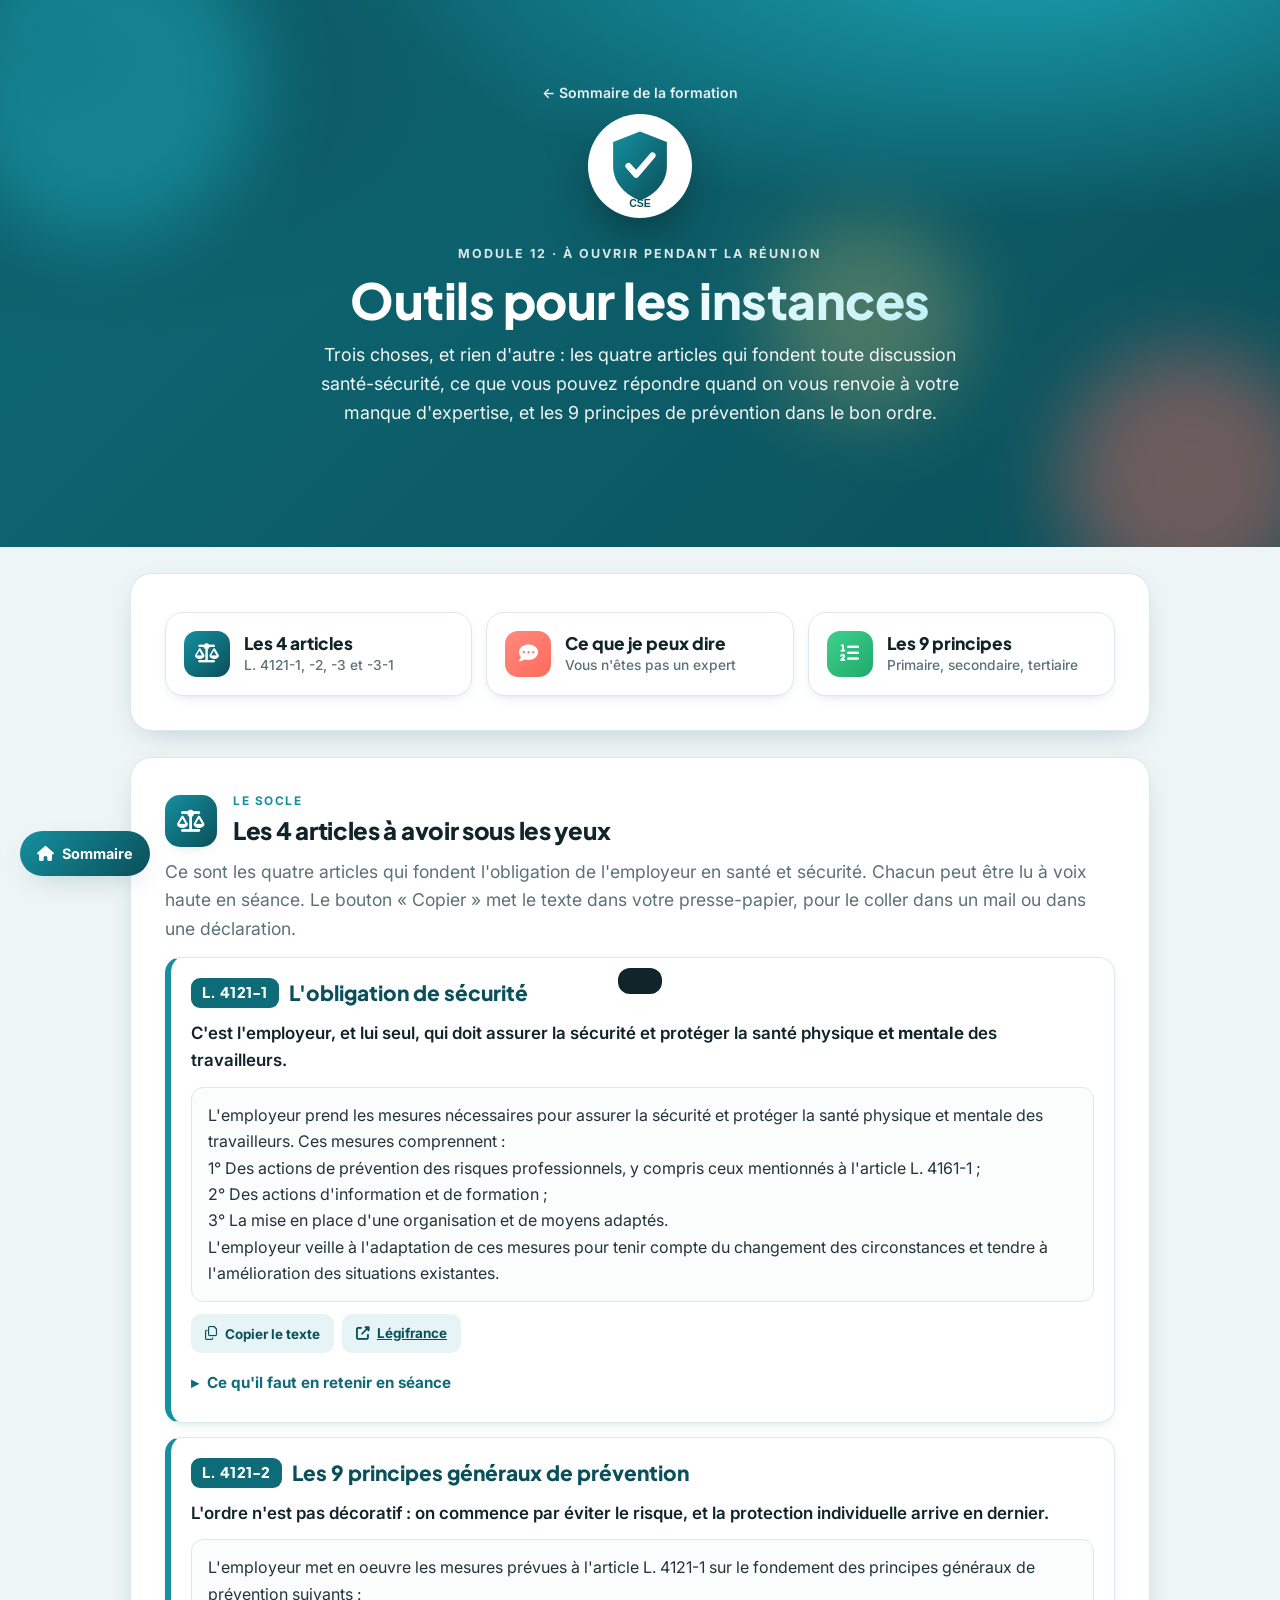
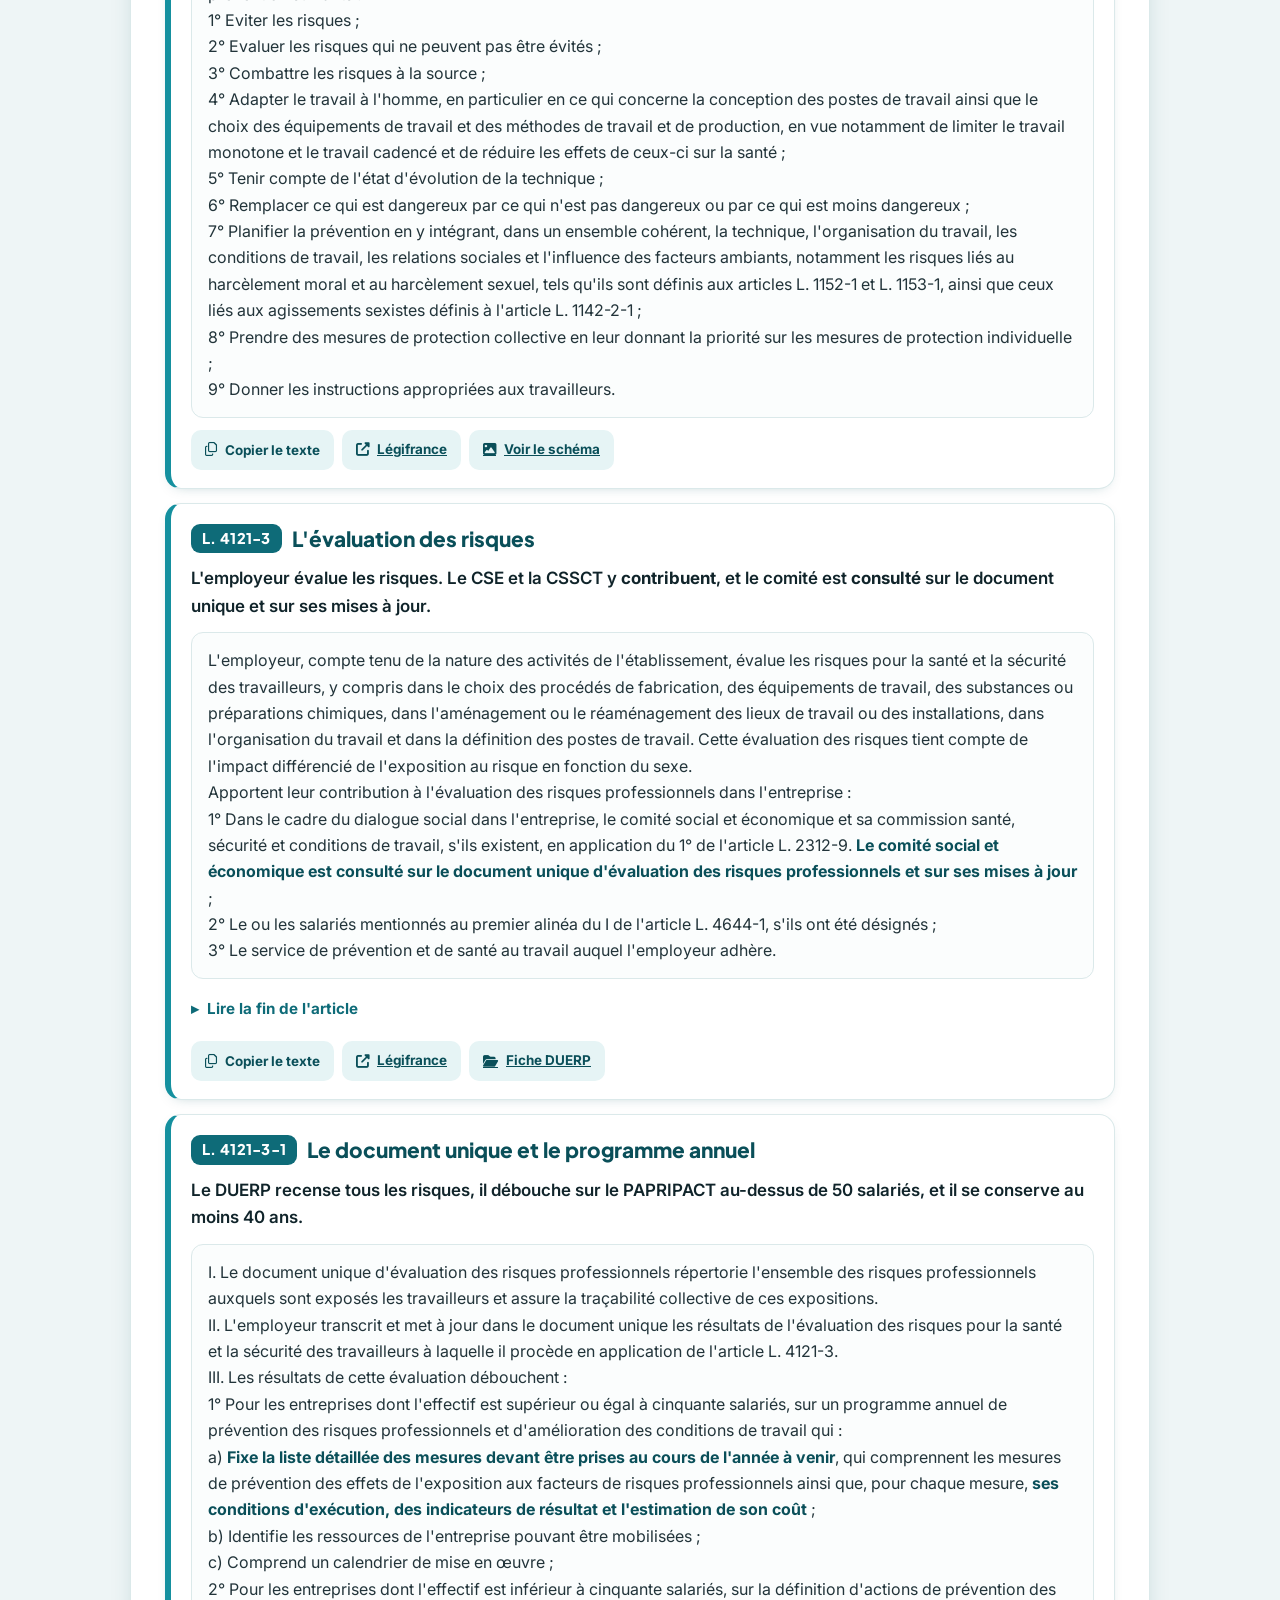
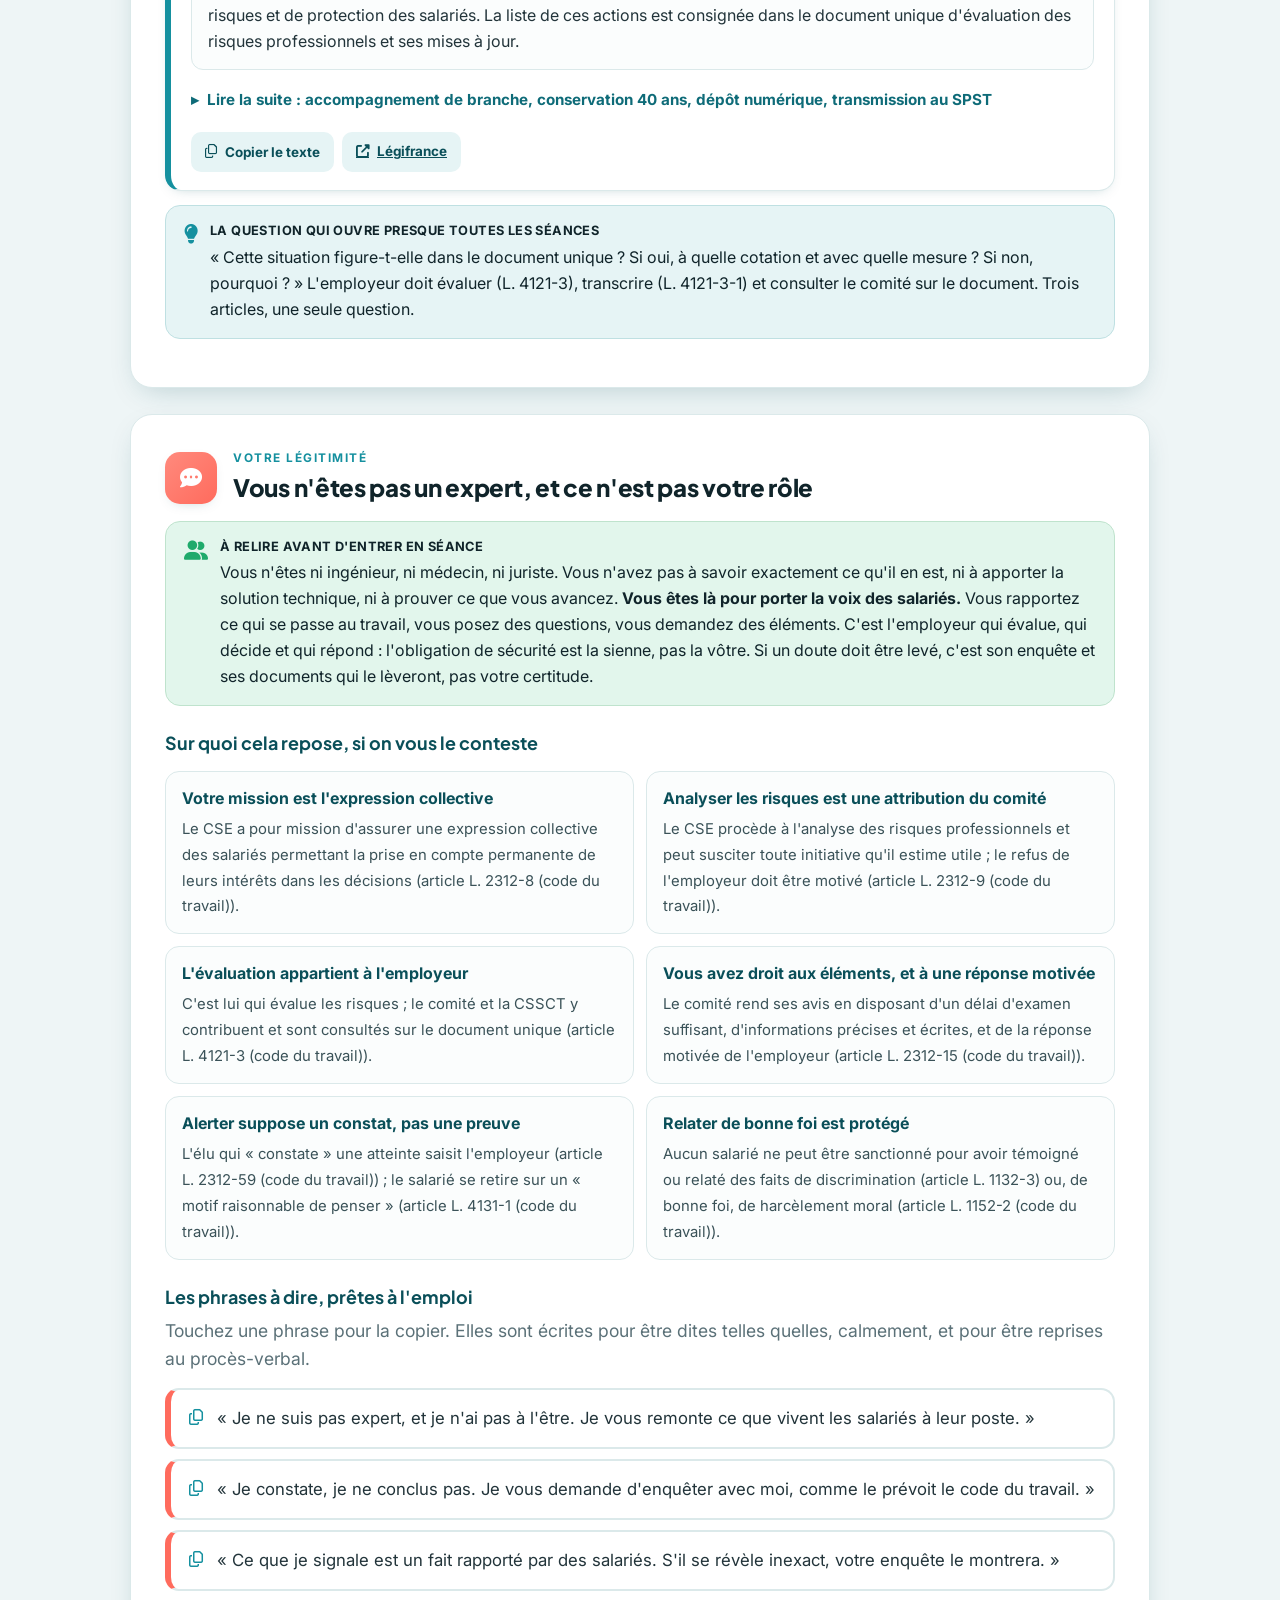
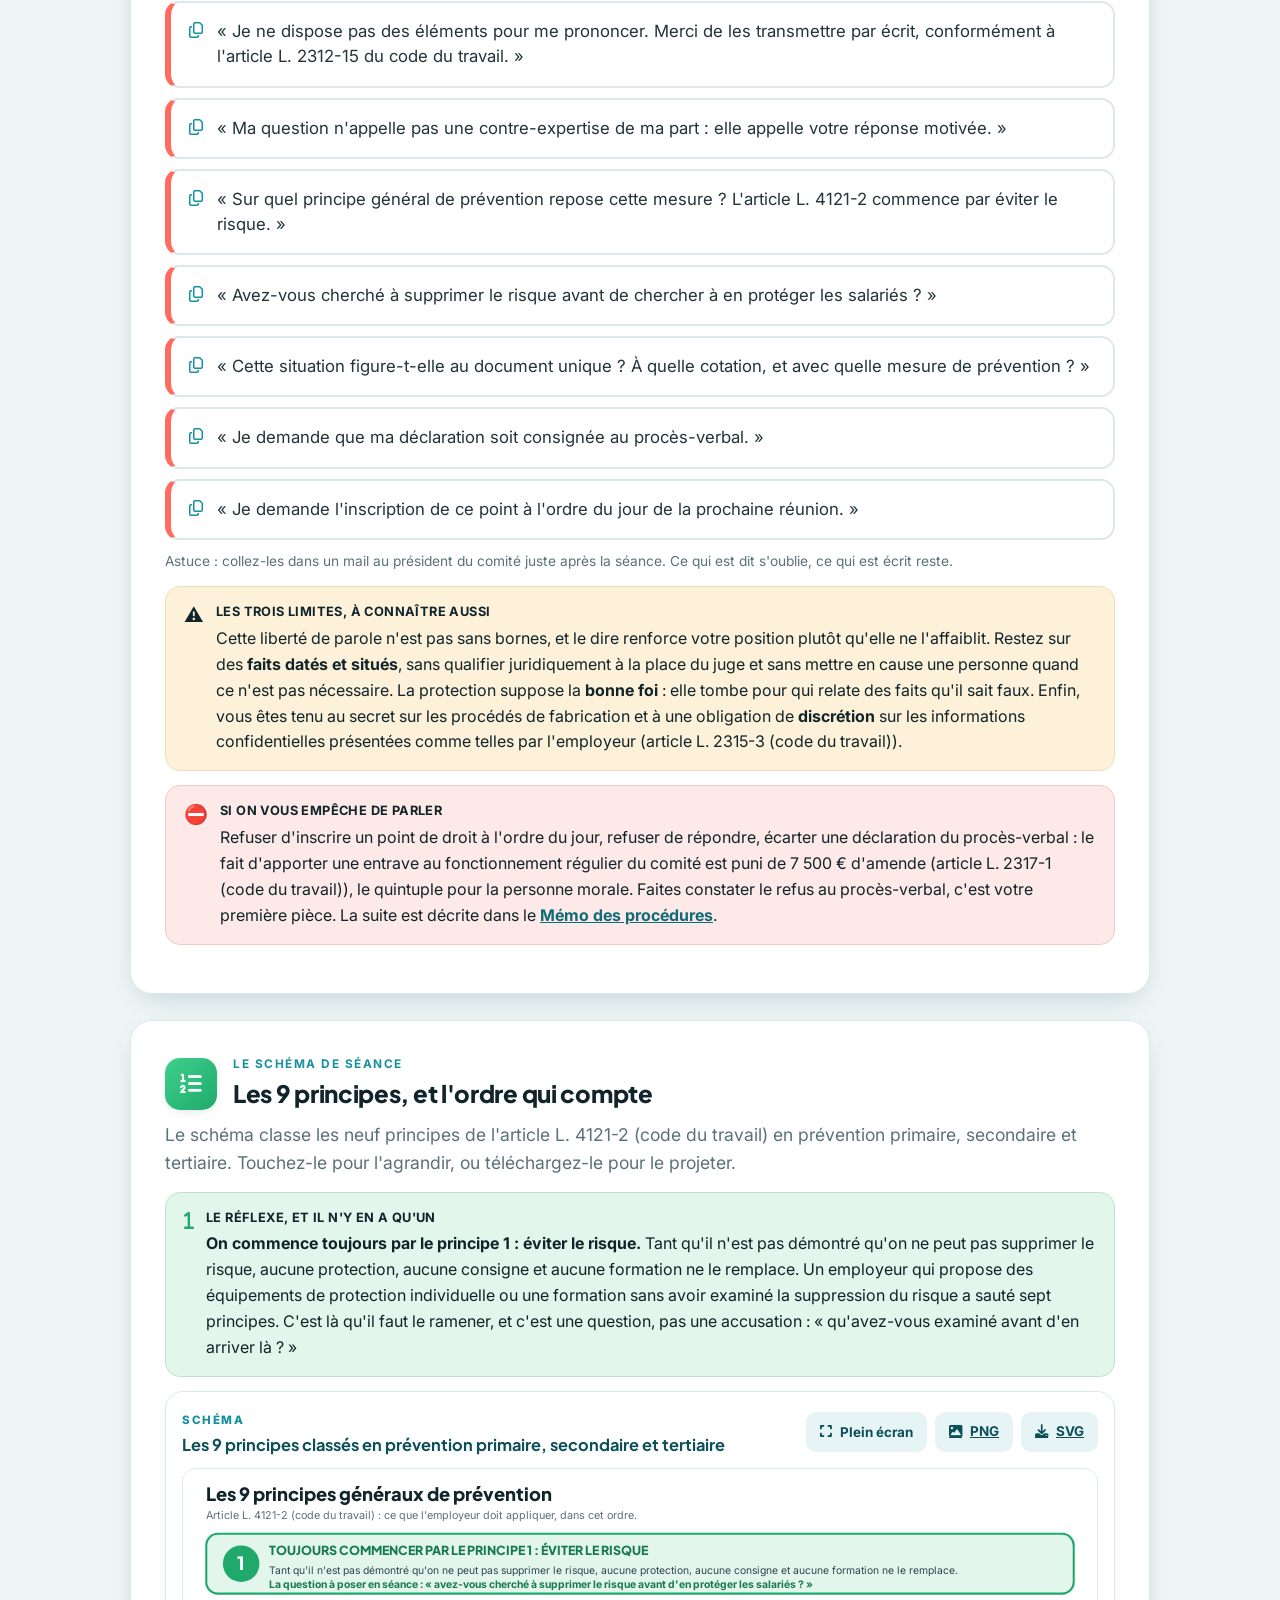
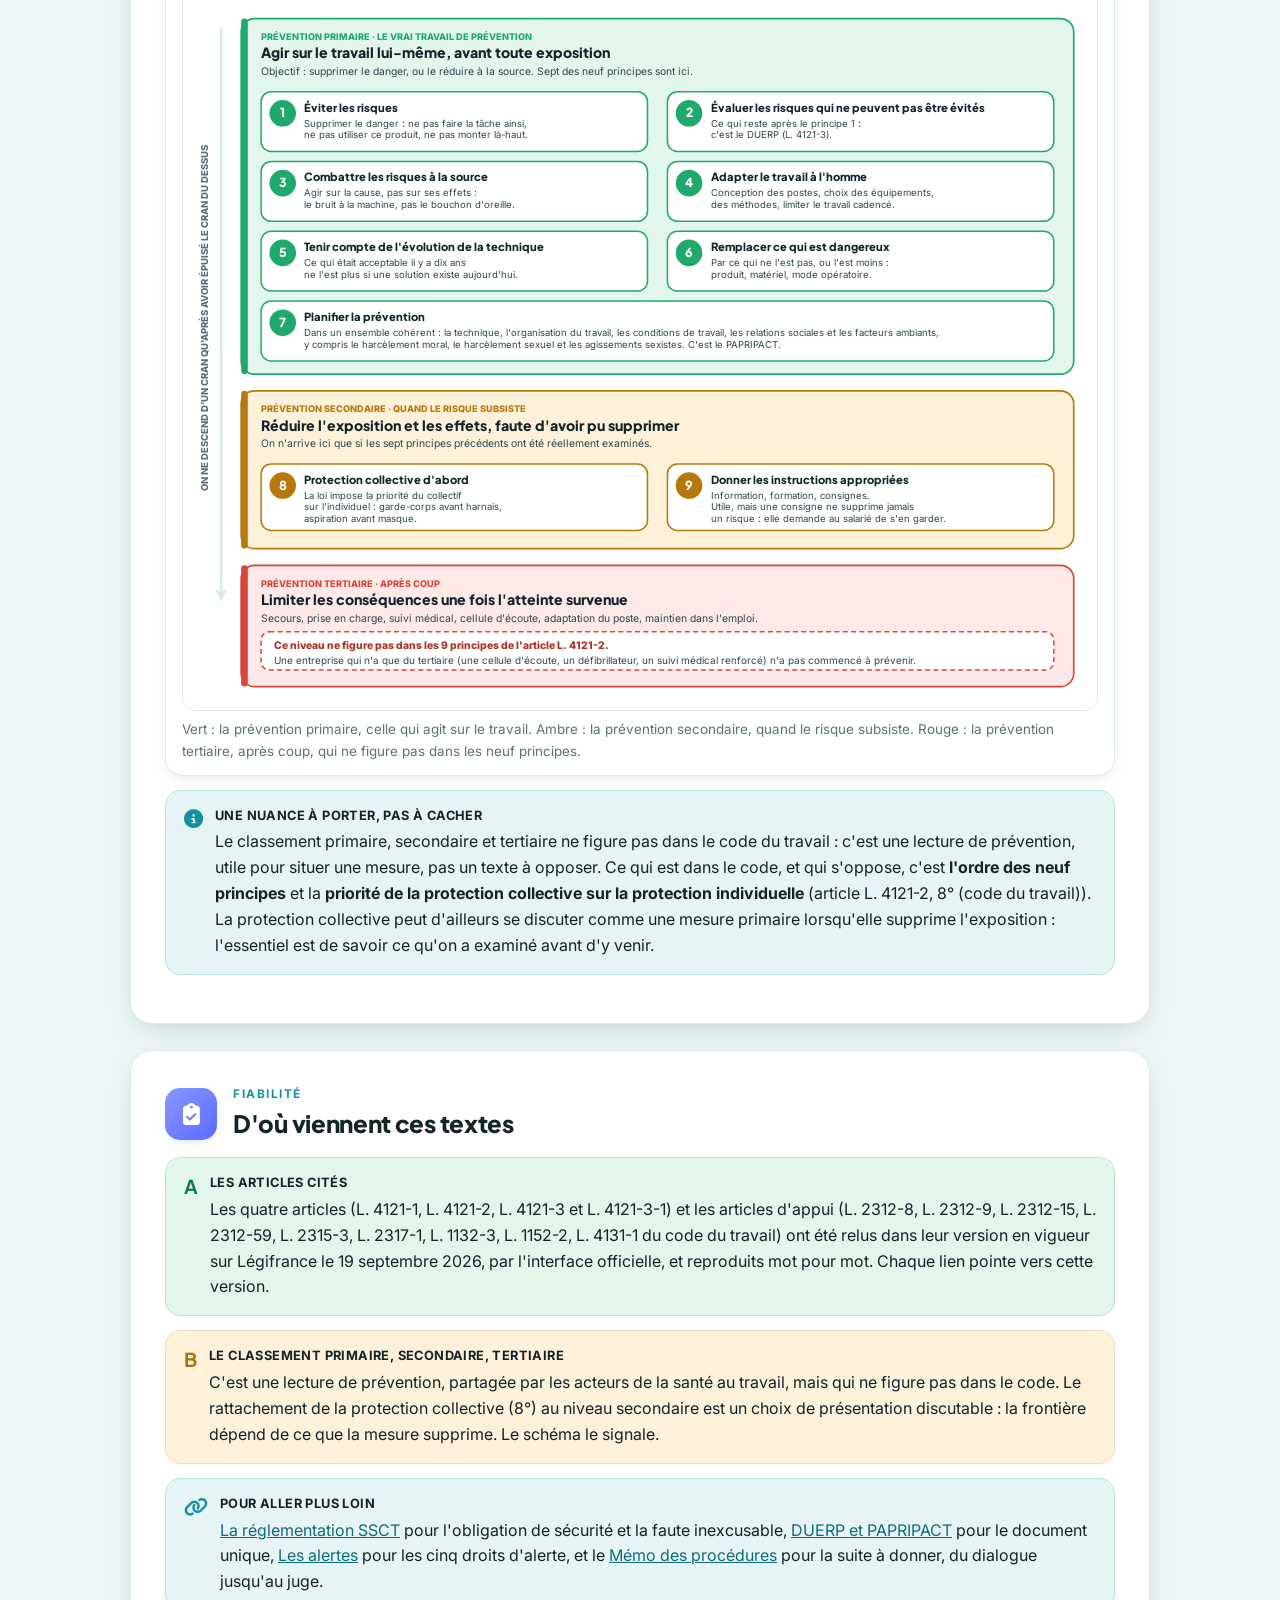
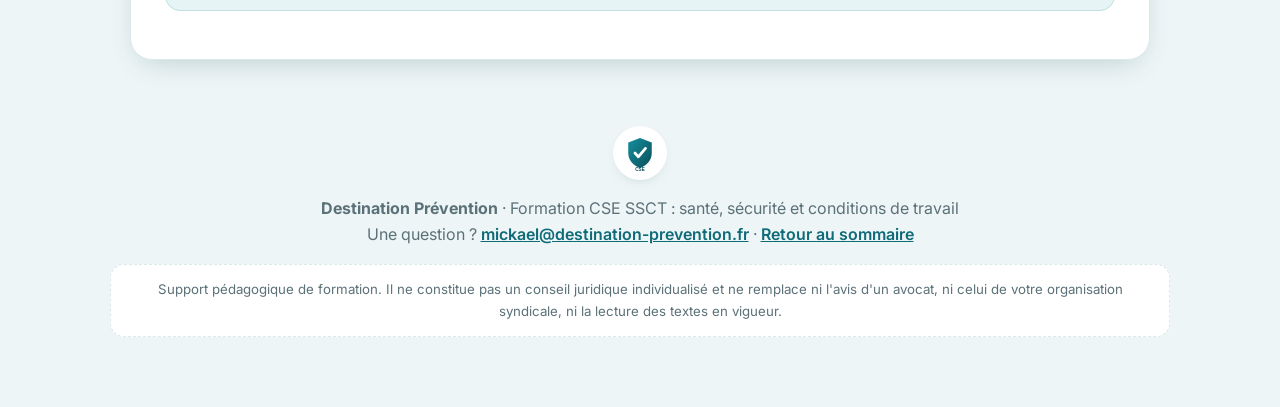
<file: outils-instances.html>
<!DOCTYPE html>
<html lang="fr">
<head>
<meta charset="UTF-8">
<meta name="viewport" content="width=device-width, initial-scale=1.0">
<meta name="robots" content="noindex,nofollow,noarchive">
<title>Outils pour les instances : à ouvrir en séance · Formation CSE SSCT · Destination Prévention</title>
<meta name="description" content="La page à ouvrir pendant une réunion de CSE ou de CSSCT : les articles L. 4121-1, L. 4121-2, L. 4121-3 et L. 4121-3-1 du code du travail, les phrases à dire quand on vous renvoie à votre manque d'expertise, et les 9 principes généraux de prévention classés en prévention primaire, secondaire et tertiaire.">
<link rel="icon" href="logo.svg">
<link rel="preconnect" href="https://fonts.googleapis.com">
<link rel="preconnect" href="https://fonts.gstatic.com" crossorigin>
<link href="https://fonts.googleapis.com/css2?family=Plus+Jakarta+Sans:wght@400;500;600;700;800&family=Inter:wght@400;500;600&display=swap" rel="stylesheet">
<link rel="stylesheet" href="styles.css">
<link rel="stylesheet" href="https://cdnjs.cloudflare.com/ajax/libs/font-awesome/6.5.2/css/all.min.css" referrerpolicy="no-referrer">
<style>
/* ===== Page « en séance » : gros, simple, lisible au téléphone ===== */
.seance .lead{font-size:1.1rem}
/* Accès rapide */
.jump{display:grid;grid-template-columns:repeat(3,1fr);gap:14px;margin:4px 0 0}
@media(max-width:760px){.jump{grid-template-columns:1fr}}
.jump a{display:flex;align-items:center;gap:14px;text-decoration:none;color:var(--ink);background:#fff;border:1px solid var(--line);border-radius:18px;padding:18px;font-family:"Plus Jakarta Sans";font-weight:800;font-size:1.08rem;line-height:1.25;box-shadow:var(--shadow-sm);transition:.2s}
.jump a:hover{transform:translateY(-3px);box-shadow:var(--shadow);border-color:#bfe0e2}
.jump a i{flex:none;width:46px;height:46px;border-radius:13px;display:grid;place-items:center;color:#fff;font-size:1.2rem}
.jump .j1 i{background:linear-gradient(135deg,var(--teal-2),var(--teal-d))}
.jump .j2 i{background:linear-gradient(135deg,#ff8a7d,var(--coral))}
.jump .j3 i{background:linear-gradient(135deg,#3fd08c,var(--green))}
.jump a span small{display:block;font-family:"Inter";font-weight:500;font-size:.86rem;color:var(--muted);margin-top:3px}

/* Cartes d'article */
.art{border:1px solid var(--line);border-left:6px solid var(--teal-2);border-radius:16px;background:#fff;padding:18px 20px;margin:14px 0;box-shadow:var(--shadow-sm)}
.art h3{margin:0;font-size:1.3rem;font-weight:800;color:var(--teal-d);display:flex;align-items:center;gap:10px;flex-wrap:wrap}
.art .code{background:var(--teal);color:#fff;border-radius:9px;padding:3px 11px;font-size:.92rem;font-weight:800;letter-spacing:.3px}
.art .quoi{font-size:1.06rem;color:var(--ink);margin:10px 0 0;font-weight:600}
.art .verbatim{background:#fbfdfd;border:1px solid var(--line);border-radius:12px;padding:14px 16px;margin:12px 0 0;font-size:1rem;line-height:1.65;color:#22343a}
.art .verbatim b{color:var(--teal-d)}
.art details{margin-top:10px}
.art details summary{cursor:pointer;font-weight:700;color:var(--teal);font-size:.95rem;padding:8px 0;list-style:none;display:flex;align-items:center;gap:8px}
.art details summary::-webkit-details-marker{display:none}
.art details summary:before{content:"\25B8";transition:.2s;display:inline-block}
.art details[open] summary:before{transform:rotate(90deg)}
.art details .txt{font-size:.95rem;line-height:1.7;color:#2f464c;background:#fff;border:1px dashed var(--line);border-radius:12px;padding:14px 16px}
.art .acts{display:flex;gap:8px;flex-wrap:wrap;margin-top:12px}

/* Phrases à dire */
.dire{display:grid;gap:10px;margin:14px 0 0}
.dire button{text-align:left;font-family:inherit;font-size:1.05rem;line-height:1.5;color:#22343a;background:#fff;border:2px solid var(--line);border-left:6px solid var(--coral);border-radius:14px;padding:16px 18px;cursor:pointer;transition:.18s;display:flex;gap:14px;align-items:flex-start}
.dire button:hover{border-color:#bfe0e2;border-left-color:var(--coral);background:var(--teal-l);transform:translateX(3px)}
.dire button .ci{flex:none;color:var(--muted);font-size:1rem;margin-top:3px}
.dire button i.fa-copy{color:var(--teal-2)}
.dire-hint{font-size:.86rem;color:var(--muted);margin:10px 0 0}

/* Appuis juridiques */
.appuis{display:grid;grid-template-columns:1fr 1fr;gap:12px;margin-top:14px}
@media(max-width:760px){.appuis{grid-template-columns:1fr}}
.appui{border:1px solid var(--line);border-radius:14px;padding:14px 16px;background:#fbfdfd}
.appui b{display:block;font-size:1rem;color:var(--teal-d);margin-bottom:4px}
.appui span{font-size:.93rem;color:#3a5258}

/* Visuel des 9 principes */
.visuel{border:1px solid var(--line);border-radius:18px;background:#fff;padding:14px 16px 12px;margin:14px 0;box-shadow:var(--shadow-sm)}
.visuel-bar{display:flex;align-items:center;justify-content:space-between;gap:12px;flex-wrap:wrap;margin-bottom:10px}
.visuel-bar b{display:block;font-family:"Plus Jakarta Sans";font-size:1.02rem;color:var(--teal-d)}
.visuel-actions{display:flex;gap:8px;flex-wrap:wrap}
.visuel-svg{border:1px solid var(--line);border-radius:14px;overflow:hidden;cursor:zoom-in}
.visuel-svg svg{display:block;width:100%;height:auto}
.visuel-hint{margin:8px 0 0;font-size:.84rem;color:var(--muted)}
#ov{position:fixed;inset:0;background:rgba(16,36,42,.97);z-index:400;display:none;flex-direction:column}
#ov.show{display:flex}
#ov .ov-bar{display:flex;align-items:center;gap:10px;padding:10px 16px;color:#fff;flex-wrap:wrap}
#ov .ov-bar b{flex:1;font-family:"Plus Jakarta Sans";min-width:180px}
#ov .ov-body{flex:1;overflow:auto;padding:0 16px 16px}
#ov .ov-body svg{display:block;width:var(--zoom,1200px);max-width:none;height:auto;margin:0 auto;background:#fff;border-radius:14px}
.btn-sm{font-size:.84rem;padding:9px 14px;border-radius:10px}
@media print{#ov{display:none!important}.art details .txt{display:block}}
</style>
</head>
<body class="seance">
<div id="progress"></div>

<nav class="bar" id="nav">
  <div class="wrap">
    <a class="lg" href="index.html"><img class="mark" src="logo.svg" alt=""> Formation CSE SSCT</a>
    <div class="links">
      <a href="#articles">Les 4 articles</a>
      <a href="#voix">Ce que je peux dire</a>
      <a href="#principes">Les 9 principes</a>
      <a href="procedures.html">Procédures</a>
      <a href="alertes.html">Alertes</a>
    </div>
  </div>
</nav>

<header class="hero">
  <div class="blob b1"></div><div class="blob b2"></div><div class="blob b3"></div>
  <div class="wrap">
    <div class="crumb"><a href="index.html">← Sommaire de la formation</a></div>
    <div class="logo-wrap"><img src="logo.svg" alt="Destination Prévention" style="width:96px;height:96px"></div>
    <span class="kick">Module 12 · À ouvrir pendant la réunion</span>
    <h1>Outils pour <span class="hl">les instances</span></h1>
    <p class="sub">Trois choses, et rien d'autre : les quatre articles qui fondent toute discussion santé-sécurité, ce que vous pouvez répondre quand on vous renvoie à votre manque d'expertise, et les 9 principes de prévention dans le bon ordre.</p>
  </div>
</header>

<main class="wrap">

  <section id="acces">
    <div class="jump">
      <a class="j1" href="#articles"><i class="fa-solid fa-scale-balanced"></i><span>Les 4 articles<small>L. 4121-1, -2, -3 et -3-1</small></span></a>
      <a class="j2" href="#voix"><i class="fa-solid fa-comment-dots"></i><span>Ce que je peux dire<small>Vous n'êtes pas un expert</small></span></a>
      <a class="j3" href="#principes"><i class="fa-solid fa-list-ol"></i><span>Les 9 principes<small>Primaire, secondaire, tertiaire</small></span></a>
    </div>
  </section>

  <!-- ===================== LES 4 ARTICLES ===================== -->
  <section id="articles">
    <div class="sec-head">
      <div class="sec-ico t-teal"><i class="fa-solid fa-scale-balanced"></i></div>
      <div><div class="kicker">Le socle</div><h2>Les 4 articles à avoir sous les yeux</h2></div>
    </div>
    <p class="lead">Ce sont les quatre articles qui fondent l'obligation de l'employeur en santé et sécurité. Chacun peut être lu à voix haute en séance. Le bouton « Copier » met le texte dans votre presse-papier, pour le coller dans un mail ou dans une déclaration.</p>

    <div class="art">
      <h3><span class="code">L. 4121-1</span> L'obligation de sécurité</h3>
      <p class="quoi">C'est l'employeur, et lui seul, qui doit assurer la sécurité et protéger la santé physique <b>et mentale</b> des travailleurs.</p>
      <div class="verbatim" id="a1">L'employeur prend les mesures nécessaires pour assurer la sécurité et protéger la santé physique et mentale des travailleurs. Ces mesures comprennent :<br>
      1° Des actions de prévention des risques professionnels, y compris ceux mentionnés à l'article L. 4161-1 ;<br>
      2° Des actions d'information et de formation ;<br>
      3° La mise en place d'une organisation et de moyens adaptés.<br>
      L'employeur veille à l'adaptation de ces mesures pour tenir compte du changement des circonstances et tendre à l'amélioration des situations existantes.</div>
      <div class="acts">
        <button class="btn btn-ghost btn-sm" data-copy-el="#a1"><i class="fa-regular fa-copy"></i> Copier le texte</button>
        <a class="btn btn-ghost btn-sm" href="https://www.legifrance.gouv.fr/codes/article_lc/LEGIARTI000035640828" target="_blank" rel="noopener"><i class="fa-solid fa-up-right-from-square"></i> Légifrance</a>
      </div>
      <details><summary>Ce qu'il faut en retenir en séance</summary>
        <div class="txt">Trois mots pèsent lourd. <b>« Nécessaires »</b> : la mesure se juge à son résultat, pas à son intention. <b>« Mentale »</b> : la charge de travail, l'organisation et les relations de travail entrent dans l'obligation au même titre qu'une machine. <b>« Tendre à l'amélioration des situations existantes »</b> : le fait qu'une situation dure depuis dix ans n'est pas un argument, c'est l'inverse.</div>
      </details>
    </div>

    <div class="art">
      <h3><span class="code">L. 4121-2</span> Les 9 principes généraux de prévention</h3>
      <p class="quoi">L'ordre n'est pas décoratif : on commence par éviter le risque, et la protection individuelle arrive en dernier.</p>
      <div class="verbatim" id="a2">L'employeur met en oeuvre les mesures prévues à l'article L. 4121-1 sur le fondement des principes généraux de prévention suivants :<br>
      1° Eviter les risques ;<br>
      2° Evaluer les risques qui ne peuvent pas être évités ;<br>
      3° Combattre les risques à la source ;<br>
      4° Adapter le travail à l'homme, en particulier en ce qui concerne la conception des postes de travail ainsi que le choix des équipements de travail et des méthodes de travail et de production, en vue notamment de limiter le travail monotone et le travail cadencé et de réduire les effets de ceux-ci sur la santé ;<br>
      5° Tenir compte de l'état d'évolution de la technique ;<br>
      6° Remplacer ce qui est dangereux par ce qui n'est pas dangereux ou par ce qui est moins dangereux ;<br>
      7° Planifier la prévention en y intégrant, dans un ensemble cohérent, la technique, l'organisation du travail, les conditions de travail, les relations sociales et l'influence des facteurs ambiants, notamment les risques liés au harcèlement moral et au harcèlement sexuel, tels qu'ils sont définis aux articles L. 1152-1 et L. 1153-1, ainsi que ceux liés aux agissements sexistes définis à l'article L. 1142-2-1 ;<br>
      8° Prendre des mesures de protection collective en leur donnant la priorité sur les mesures de protection individuelle ;<br>
      9° Donner les instructions appropriées aux travailleurs.</div>
      <div class="acts">
        <button class="btn btn-ghost btn-sm" data-copy-el="#a2"><i class="fa-regular fa-copy"></i> Copier le texte</button>
        <a class="btn btn-ghost btn-sm" href="https://www.legifrance.gouv.fr/codes/article_lc/LEGIARTI000033019913" target="_blank" rel="noopener"><i class="fa-solid fa-up-right-from-square"></i> Légifrance</a>
        <a class="btn btn-ghost btn-sm" href="#principes"><i class="fa-solid fa-image"></i> Voir le schéma</a>
      </div>
    </div>

    <div class="art">
      <h3><span class="code">L. 4121-3</span> L'évaluation des risques</h3>
      <p class="quoi">L'employeur évalue les risques. Le CSE et la CSSCT y <b>contribuent</b>, et le comité est <b>consulté</b> sur le document unique et sur ses mises à jour.</p>
      <div class="verbatim" id="a3">L'employeur, compte tenu de la nature des activités de l'établissement, évalue les risques pour la santé et la sécurité des travailleurs, y compris dans le choix des procédés de fabrication, des équipements de travail, des substances ou préparations chimiques, dans l'aménagement ou le réaménagement des lieux de travail ou des installations, dans l'organisation du travail et dans la définition des postes de travail. Cette évaluation des risques tient compte de l'impact différencié de l'exposition au risque en fonction du sexe.<br>
      Apportent leur contribution à l'évaluation des risques professionnels dans l'entreprise :<br>
      1° Dans le cadre du dialogue social dans l'entreprise, le comité social et économique et sa commission santé, sécurité et conditions de travail, s'ils existent, en application du 1° de l'article L. 2312-9. <b>Le comité social et économique est consulté sur le document unique d'évaluation des risques professionnels et sur ses mises à jour</b> ;<br>
      2° Le ou les salariés mentionnés au premier alinéa du I de l'article L. 4644-1, s'ils ont été désignés ;<br>
      3° Le service de prévention et de santé au travail auquel l'employeur adhère.</div>
      <details><summary>Lire la fin de l'article</summary>
        <div class="txt">Pour l'évaluation des risques professionnels, l'employeur peut également solliciter le concours des personnes et organismes mentionnés aux troisième et avant-dernier alinéas du même I.<br><br>
        A la suite de cette évaluation, l'employeur met en oeuvre les actions de prévention ainsi que les méthodes de travail et de production garantissant un meilleur niveau de protection de la santé et de la sécurité des travailleurs. Il intègre ces actions et ces méthodes dans l'ensemble des activités de l'établissement et à tous les niveaux de l'encadrement.<br><br>
        Lorsque les documents prévus pour l'application du présent article doivent faire l'objet d'une mise à jour, celle-ci peut être moins fréquente dans les entreprises de moins de onze salariés, sous réserve que soit garanti un niveau équivalent de protection de la santé et de la sécurité des travailleurs, dans des conditions fixées par décret en Conseil d'Etat après avis des organisations professionnelles concernées.</div>
      </details>
      <div class="acts">
        <button class="btn btn-ghost btn-sm" data-copy-el="#a3"><i class="fa-regular fa-copy"></i> Copier le texte</button>
        <a class="btn btn-ghost btn-sm" href="https://www.legifrance.gouv.fr/codes/article_lc/LEGIARTI000043893923" target="_blank" rel="noopener"><i class="fa-solid fa-up-right-from-square"></i> Légifrance</a>
        <a class="btn btn-ghost btn-sm" href="duer.html"><i class="fa-solid fa-folder-open"></i> Fiche DUERP</a>
      </div>
    </div>

    <div class="art">
      <h3><span class="code">L. 4121-3-1</span> Le document unique et le programme annuel</h3>
      <p class="quoi">Le DUERP recense tous les risques, il débouche sur le PAPRIPACT au-dessus de 50 salariés, et il se conserve au moins 40 ans.</p>
      <div class="verbatim" id="a4">I. Le document unique d'évaluation des risques professionnels répertorie l'ensemble des risques professionnels auxquels sont exposés les travailleurs et assure la traçabilité collective de ces expositions.<br>
      II. L'employeur transcrit et met à jour dans le document unique les résultats de l'évaluation des risques pour la santé et la sécurité des travailleurs à laquelle il procède en application de l'article L. 4121-3.<br>
      III. Les résultats de cette évaluation débouchent :<br>
      1° Pour les entreprises dont l'effectif est supérieur ou égal à cinquante salariés, sur un programme annuel de prévention des risques professionnels et d'amélioration des conditions de travail qui :<br>
      a) <b>Fixe la liste détaillée des mesures devant être prises au cours de l'année à venir</b>, qui comprennent les mesures de prévention des effets de l'exposition aux facteurs de risques professionnels ainsi que, pour chaque mesure, <b>ses conditions d'exécution, des indicateurs de résultat et l'estimation de son coût</b> ;<br>
      b) Identifie les ressources de l'entreprise pouvant être mobilisées ;<br>
      c) Comprend un calendrier de mise en œuvre ;<br>
      2° Pour les entreprises dont l'effectif est inférieur à cinquante salariés, sur la définition d'actions de prévention des risques et de protection des salariés. La liste de ces actions est consignée dans le document unique d'évaluation des risques professionnels et ses mises à jour.</div>
      <details><summary>Lire la suite : accompagnement de branche, conservation 40 ans, dépôt numérique, transmission au SPST</summary>
        <div class="txt">IV. Les organismes et instances mis en place par la branche peuvent accompagner les entreprises dans l'élaboration et la mise à jour du document unique d'évaluation des risques professionnels prévu au I, dans la définition du programme annuel de prévention des risques professionnels et d'amélioration des conditions de travail prévu au 1° du III ainsi que dans la définition des actions de prévention et de protection prévues au 2° du même III au moyen de méthodes et référentiels adaptés aux risques considérés et d'outils d'aide à la rédaction.<br><br>
        V. A. Le document unique d'évaluation des risques professionnels, dans ses versions successives, est conservé par l'employeur et tenu à la disposition des travailleurs, des anciens travailleurs ainsi que de toute personne ou instance pouvant justifier d'un intérêt à y avoir accès. La durée, qui ne peut être inférieure à quarante ans, et les modalités de conservation et de mise à disposition du document ainsi que la liste des personnes et instances sont fixées par décret en Conseil d'Etat.<br><br>
        B. Pour la mise en œuvre des obligations mentionnées au A du présent V, le document unique d'évaluation des risques professionnels et ses mises à jour font l'objet d'un dépôt dématérialisé sur un portail numérique déployé et administré par un organisme géré par les organisations professionnelles d'employeurs représentatives au niveau national et interprofessionnel. Ce portail garantit la conservation et la mise à disposition du document unique conformément aux dispositions législatives et règlementaires en vigueur. Il préserve la confidentialité des données contenues dans le document unique et en restreint l'accès par l'intermédiaire d'une procédure d'authentification sécurisée réservée aux personnes et instances habilitées à déposer et mettre à jour le document sur le portail ainsi qu'aux personnes et instances justifiant d'un intérêt à y avoir accès.<br><br>
        L'obligation de dépôt dématérialisé du document unique prévue au même premier alinéa est applicable : a) A compter du 1er juillet 2023, aux entreprises dont l'effectif est supérieur ou égal à cent cinquante salariés ; b) A compter de dates fixées par décret, en fonction des effectifs des entreprises, et au plus tard à compter du 1er juillet 2024 aux entreprises dont l'effectif est inférieur à cent cinquante salariés.<br><br>
        VI. Le document unique d'évaluation des risques professionnels est transmis par l'employeur à chaque mise à jour au service de prévention et de santé au travail auquel il adhère.</div>
      </details>
      <div class="acts">
        <button class="btn btn-ghost btn-sm" data-copy-el="#a4"><i class="fa-regular fa-copy"></i> Copier le texte</button>
        <a class="btn btn-ghost btn-sm" href="https://www.legifrance.gouv.fr/codes/article_lc/LEGIARTI000043893919" target="_blank" rel="noopener"><i class="fa-solid fa-up-right-from-square"></i> Légifrance</a>
      </div>
    </div>

    <div class="note n-info">
      <span class="ni"><i class="fa-solid fa-lightbulb" style="color:var(--teal-2)"></i></span>
      <div>
        <span class="tag">La question qui ouvre presque toutes les séances</span>
        <p>« Cette situation figure-t-elle dans le document unique ? Si oui, à quelle cotation et avec quelle mesure ? Si non, pourquoi ? » L'employeur doit évaluer (L. 4121-3), transcrire (L. 4121-3-1) et consulter le comité sur le document. Trois articles, une seule question.</p>
      </div>
    </div>
  </section>

  <!-- ===================== VOUS N'ÊTES PAS UN EXPERT ===================== -->
  <section id="voix">
    <div class="sec-head">
      <div class="sec-ico t-coral"><i class="fa-solid fa-comment-dots"></i></div>
      <div><div class="kicker">Votre légitimité</div><h2>Vous n'êtes pas un expert, et ce n'est pas votre rôle</h2></div>
    </div>

    <div class="note n-ok">
      <span class="ni"><i class="fa-solid fa-user-group" style="color:var(--green)"></i></span>
      <div>
        <span class="tag">À relire avant d'entrer en séance</span>
        <p>Vous n'êtes ni ingénieur, ni médecin, ni juriste. Vous n'avez pas à savoir exactement ce qu'il en est, ni à apporter la solution technique, ni à prouver ce que vous avancez. <b>Vous êtes là pour porter la voix des salariés.</b> Vous rapportez ce qui se passe au travail, vous posez des questions, vous demandez des éléments. C'est l'employeur qui évalue, qui décide et qui répond : l'obligation de sécurité est la sienne, pas la vôtre. Si un doute doit être levé, c'est son enquête et ses documents qui le lèveront, pas votre certitude.</p>
      </div>
    </div>

    <h3 class="sub">Sur quoi cela repose, si on vous le conteste</h3>
    <div class="appuis">
      <div class="appui"><b>Votre mission est l'expression collective</b><span>Le CSE a pour mission d'assurer une expression collective des salariés permettant la prise en compte permanente de leurs intérêts dans les décisions (article L. 2312-8 (code du travail)).</span></div>
      <div class="appui"><b>Analyser les risques est une attribution du comité</b><span>Le CSE procède à l'analyse des risques professionnels et peut susciter toute initiative qu'il estime utile ; le refus de l'employeur doit être motivé (article L. 2312-9 (code du travail)).</span></div>
      <div class="appui"><b>L'évaluation appartient à l'employeur</b><span>C'est lui qui évalue les risques ; le comité et la CSSCT y contribuent et sont consultés sur le document unique (article L. 4121-3 (code du travail)).</span></div>
      <div class="appui"><b>Vous avez droit aux éléments, et à une réponse motivée</b><span>Le comité rend ses avis en disposant d'un délai d'examen suffisant, d'informations précises et écrites, et de la réponse motivée de l'employeur (article L. 2312-15 (code du travail)).</span></div>
      <div class="appui"><b>Alerter suppose un constat, pas une preuve</b><span>L'élu qui « constate » une atteinte saisit l'employeur (article L. 2312-59 (code du travail)) ; le salarié se retire sur un « motif raisonnable de penser » (article L. 4131-1 (code du travail)).</span></div>
      <div class="appui"><b>Relater de bonne foi est protégé</b><span>Aucun salarié ne peut être sanctionné pour avoir témoigné ou relaté des faits de discrimination (article L. 1132-3) ou, de bonne foi, de harcèlement moral (article L. 1152-2 (code du travail)).</span></div>
    </div>

    <h3 class="sub">Les phrases à dire, prêtes à l'emploi</h3>
    <p class="lead" style="margin-top:0">Touchez une phrase pour la copier. Elles sont écrites pour être dites telles quelles, calmement, et pour être reprises au procès-verbal.</p>
    <div class="dire">
      <button><i class="fa-regular fa-copy ci"></i><span>« Je ne suis pas expert, et je n'ai pas à l'être. Je vous remonte ce que vivent les salariés à leur poste. »</span></button>
      <button><i class="fa-regular fa-copy ci"></i><span>« Je constate, je ne conclus pas. Je vous demande d'enquêter avec moi, comme le prévoit le code du travail. »</span></button>
      <button><i class="fa-regular fa-copy ci"></i><span>« Ce que je signale est un fait rapporté par des salariés. S'il se révèle inexact, votre enquête le montrera. »</span></button>
      <button><i class="fa-regular fa-copy ci"></i><span>« Je ne dispose pas des éléments pour me prononcer. Merci de les transmettre par écrit, conformément à l'article L. 2312-15 du code du travail. »</span></button>
      <button><i class="fa-regular fa-copy ci"></i><span>« Ma question n'appelle pas une contre-expertise de ma part : elle appelle votre réponse motivée. »</span></button>
      <button><i class="fa-regular fa-copy ci"></i><span>« Sur quel principe général de prévention repose cette mesure ? L'article L. 4121-2 commence par éviter le risque. »</span></button>
      <button><i class="fa-regular fa-copy ci"></i><span>« Avez-vous cherché à supprimer le risque avant de chercher à en protéger les salariés ? »</span></button>
      <button><i class="fa-regular fa-copy ci"></i><span>« Cette situation figure-t-elle au document unique ? À quelle cotation, et avec quelle mesure de prévention ? »</span></button>
      <button><i class="fa-regular fa-copy ci"></i><span>« Je demande que ma déclaration soit consignée au procès-verbal. »</span></button>
      <button><i class="fa-regular fa-copy ci"></i><span>« Je demande l'inscription de ce point à l'ordre du jour de la prochaine réunion. »</span></button>
    </div>
    <p class="dire-hint">Astuce : collez-les dans un mail au président du comité juste après la séance. Ce qui est dit s'oublie, ce qui est écrit reste.</p>

    <div class="note n-warn">
      <span class="ni">⚠️</span>
      <div>
        <span class="tag">Les trois limites, à connaître aussi</span>
        <p>Cette liberté de parole n'est pas sans bornes, et le dire renforce votre position plutôt qu'elle ne l'affaiblit. Restez sur des <b>faits datés et situés</b>, sans qualifier juridiquement à la place du juge et sans mettre en cause une personne quand ce n'est pas nécessaire. La protection suppose la <b>bonne foi</b> : elle tombe pour qui relate des faits qu'il sait faux. Enfin, vous êtes tenu au secret sur les procédés de fabrication et à une obligation de <b>discrétion</b> sur les informations confidentielles présentées comme telles par l'employeur (article L. 2315-3 (code du travail)).</p>
      </div>
    </div>

    <div class="note n-no">
      <span class="ni">⛔</span>
      <div>
        <span class="tag">Si on vous empêche de parler</span>
        <p>Refuser d'inscrire un point de droit à l'ordre du jour, refuser de répondre, écarter une déclaration du procès-verbal : le fait d'apporter une entrave au fonctionnement régulier du comité est puni de 7 500 € d'amende (article L. 2317-1 (code du travail)), le quintuple pour la personne morale. Faites constater le refus au procès-verbal, c'est votre première pièce. La suite est décrite dans le <a href="procedures.html"><b>Mémo des procédures</b></a>.</p>
      </div>
    </div>
  </section>

  <!-- ===================== LES 9 PRINCIPES ===================== -->
  <section id="principes">
    <div class="sec-head">
      <div class="sec-ico t-green"><i class="fa-solid fa-list-ol"></i></div>
      <div><div class="kicker">Le schéma de séance</div><h2>Les 9 principes, et l'ordre qui compte</h2></div>
    </div>
    <p class="lead">Le schéma classe les neuf principes de l'article L. 4121-2 (code du travail) en prévention primaire, secondaire et tertiaire. Touchez-le pour l'agrandir, ou téléchargez-le pour le projeter.</p>

    <div class="note n-ok">
      <span class="ni"><i class="fa-solid fa-1" style="color:var(--green)"></i></span>
      <div>
        <span class="tag">Le réflexe, et il n'y en a qu'un</span>
        <p><b>On commence toujours par le principe 1 : éviter le risque.</b> Tant qu'il n'est pas démontré qu'on ne peut pas supprimer le risque, aucune protection, aucune consigne et aucune formation ne le remplace. Un employeur qui propose des équipements de protection individuelle ou une formation sans avoir examiné la suppression du risque a sauté sept principes. C'est là qu'il faut le ramener, et c'est une question, pas une accusation : « qu'avez-vous examiné avant d'en arriver là ? »</p>
      </div>
    </div>

    <div class="visuel" id="v-principes">
      <div class="visuel-bar">
        <div><span style="font-size:.72rem;font-weight:800;letter-spacing:1.5px;text-transform:uppercase;color:var(--teal-2)">Schéma</span><b>Les 9 principes classés en prévention primaire, secondaire et tertiaire</b></div>
        <div class="visuel-actions">
          <button class="btn btn-ghost btn-sm" id="b-zoom"><i class="fa-solid fa-expand"></i> Plein écran</button>
          <a class="btn btn-ghost btn-sm" href="visuels/9-principes-prevention.png" target="_blank" rel="noopener"><i class="fa-solid fa-image"></i> PNG</a>
          <a class="btn btn-ghost btn-sm" href="visuels/9-principes-prevention.svg" target="_blank" rel="noopener"><i class="fa-solid fa-download"></i> SVG</a>
        </div>
      </div>
      <div class="visuel-svg" id="v-svg"><svg xmlns="http://www.w3.org/2000/svg" viewBox="0 0 1100 1012" role="img" aria-label="Les neuf principes généraux de prévention classés en prévention primaire, secondaire et tertiaire" style="font-family:Inter,-apple-system,sans-serif;width:100%;height:auto;display:block"><title>Les 9 principes généraux de prévention (L. 4121-2), classés primaire, secondaire, tertiaire</title><rect width="1100" height="1012" fill="#fff" rx="14"/><text x="28" y="38" font-size="22" font-weight="800" fill="#10242a" text-anchor="start" font-family="'Plus Jakarta Sans',Inter,-apple-system,sans-serif"><tspan x="28" dy="0">Les 9 principes généraux de prévention</tspan></text><text x="28" y="60" font-size="13" font-weight="400" fill="#5b7178" text-anchor="start"><tspan x="28" dy="0">Article L. 4121-2 (code du travail) : ce que l'employeur doit appliquer, dans cet ordre.</tspan></text><rect x="28" y="78" width="1044" height="72" rx="14" fill="#e2f6ec" stroke="#1faa6b" stroke-width="2.5"/><circle cx="70" cy="114" r="22" fill="#1faa6b"/><text x="70" y="122" font-size="22" font-weight="800" fill="#fff" text-anchor="middle" font-family="'Plus Jakarta Sans',Inter,-apple-system,sans-serif"><tspan x="70" dy="0">1</tspan></text><text x="104" y="104" font-size="15" font-weight="800" fill="#177a4d" text-anchor="start" font-family="'Plus Jakarta Sans',Inter,-apple-system,sans-serif"><tspan x="104" dy="0">TOUJOURS COMMENCER PAR LE PRINCIPE 1 : ÉVITER LE RISQUE</tspan></text><text x="104" y="126" font-size="12.5" font-weight="400" fill="#2f464c" text-anchor="start"><tspan x="104" dy="0">Tant qu'il n'est pas démontré qu'on ne peut pas supprimer le risque, aucune protection, aucune consigne et aucune formation ne le remplace.</tspan></text><text x="104" y="143" font-size="12.5" font-weight="700" fill="#177a4d" text-anchor="start"><tspan x="104" dy="0">La question à poser en séance : « avez-vous cherché à supprimer le risque avant d'en protéger les salariés ? »</tspan></text><path d="M46,190 L46,880" stroke="#dbe9ea" stroke-width="3"/><path d="M46,880 l-7,-12 h14 z" fill="#dbe9ea"/><g transform="translate(30,540) rotate(-90)"><text x="0" y="0" font-size="11.5" font-weight="800" fill="#5b7178" text-anchor="middle">ON NE DESCEND D'UN CRAN QU'APRÈS AVOIR ÉPUISÉ LE CRAN DU DESSUS</text></g><rect x="70" y="180" width="1002" height="428" rx="16" fill="#e2f6ec" stroke="#1faa6b" stroke-width="2"/><rect x="70" y="180" width="8" height="428" rx="4" fill="#1faa6b"/><text x="94" y="206" font-size="11" font-weight="800" fill="#1faa6b" text-anchor="start"><tspan x="94" dy="0">PRÉVENTION PRIMAIRE · LE VRAI TRAVAIL DE PRÉVENTION</tspan></text><text x="94" y="228" font-size="17" font-weight="800" fill="#10242a" text-anchor="start" font-family="'Plus Jakarta Sans',Inter,-apple-system,sans-serif"><tspan x="94" dy="0">Agir sur le travail lui-même, avant toute exposition</tspan></text><text x="94" y="248" font-size="12.5" font-weight="400" fill="#2f464c" text-anchor="start"><tspan x="94" dy="0">Objectif : supprimer le danger, ou le réduire à la source. Sept des neuf principes sont ici.</tspan></text><rect x="94" y="268" width="465.0" height="72" rx="12" fill="#fff" stroke="#1faa6b" stroke-width="1.8"/><circle cx="120" cy="294" r="16" fill="#1faa6b"/><text x="120" y="299" font-size="15" font-weight="800" fill="#fff" text-anchor="middle" font-family="'Plus Jakarta Sans',Inter,-apple-system,sans-serif"><tspan x="120" dy="0">1</tspan></text><text x="146" y="292" font-size="13.5" font-weight="800" fill="#10242a" text-anchor="start" font-family="'Plus Jakarta Sans',Inter,-apple-system,sans-serif"><tspan x="146" dy="0">Éviter les risques</tspan></text><text x="146" y="310" font-size="11.5" font-weight="400" fill="#2f464c" text-anchor="start"><tspan x="146" dy="0">Supprimer le danger : ne pas faire la tâche ainsi,</tspan><tspan x="146" dy="14">ne pas utiliser ce produit, ne pas monter là-haut.</tspan></text><rect x="583.0" y="268" width="465.0" height="72" rx="12" fill="#fff" stroke="#1faa6b" stroke-width="1.8"/><circle cx="609.0" cy="294" r="16" fill="#1faa6b"/><text x="609.0" y="299" font-size="15" font-weight="800" fill="#fff" text-anchor="middle" font-family="'Plus Jakarta Sans',Inter,-apple-system,sans-serif"><tspan x="609.0" dy="0">2</tspan></text><text x="635.0" y="292" font-size="13.5" font-weight="800" fill="#10242a" text-anchor="start" font-family="'Plus Jakarta Sans',Inter,-apple-system,sans-serif"><tspan x="635.0" dy="0">Évaluer les risques qui ne peuvent pas être évités</tspan></text><text x="635.0" y="310" font-size="11.5" font-weight="400" fill="#2f464c" text-anchor="start"><tspan x="635.0" dy="0">Ce qui reste après le principe 1 :</tspan><tspan x="635.0" dy="14">c'est le DUERP (L. 4121-3).</tspan></text><rect x="94" y="352" width="465.0" height="72" rx="12" fill="#fff" stroke="#1faa6b" stroke-width="1.8"/><circle cx="120" cy="378" r="16" fill="#1faa6b"/><text x="120" y="383" font-size="15" font-weight="800" fill="#fff" text-anchor="middle" font-family="'Plus Jakarta Sans',Inter,-apple-system,sans-serif"><tspan x="120" dy="0">3</tspan></text><text x="146" y="376" font-size="13.5" font-weight="800" fill="#10242a" text-anchor="start" font-family="'Plus Jakarta Sans',Inter,-apple-system,sans-serif"><tspan x="146" dy="0">Combattre les risques à la source</tspan></text><text x="146" y="394" font-size="11.5" font-weight="400" fill="#2f464c" text-anchor="start"><tspan x="146" dy="0">Agir sur la cause, pas sur ses effets :</tspan><tspan x="146" dy="14">le bruit à la machine, pas le bouchon d'oreille.</tspan></text><rect x="583.0" y="352" width="465.0" height="72" rx="12" fill="#fff" stroke="#1faa6b" stroke-width="1.8"/><circle cx="609.0" cy="378" r="16" fill="#1faa6b"/><text x="609.0" y="383" font-size="15" font-weight="800" fill="#fff" text-anchor="middle" font-family="'Plus Jakarta Sans',Inter,-apple-system,sans-serif"><tspan x="609.0" dy="0">4</tspan></text><text x="635.0" y="376" font-size="13.5" font-weight="800" fill="#10242a" text-anchor="start" font-family="'Plus Jakarta Sans',Inter,-apple-system,sans-serif"><tspan x="635.0" dy="0">Adapter le travail à l'homme</tspan></text><text x="635.0" y="394" font-size="11.5" font-weight="400" fill="#2f464c" text-anchor="start"><tspan x="635.0" dy="0">Conception des postes, choix des équipements,</tspan><tspan x="635.0" dy="14">des méthodes, limiter le travail cadencé.</tspan></text><rect x="94" y="436" width="465.0" height="72" rx="12" fill="#fff" stroke="#1faa6b" stroke-width="1.8"/><circle cx="120" cy="462" r="16" fill="#1faa6b"/><text x="120" y="467" font-size="15" font-weight="800" fill="#fff" text-anchor="middle" font-family="'Plus Jakarta Sans',Inter,-apple-system,sans-serif"><tspan x="120" dy="0">5</tspan></text><text x="146" y="460" font-size="13.5" font-weight="800" fill="#10242a" text-anchor="start" font-family="'Plus Jakarta Sans',Inter,-apple-system,sans-serif"><tspan x="146" dy="0">Tenir compte de l'évolution de la technique</tspan></text><text x="146" y="478" font-size="11.5" font-weight="400" fill="#2f464c" text-anchor="start"><tspan x="146" dy="0">Ce qui était acceptable il y a dix ans</tspan><tspan x="146" dy="14">ne l'est plus si une solution existe aujourd'hui.</tspan></text><rect x="583.0" y="436" width="465.0" height="72" rx="12" fill="#fff" stroke="#1faa6b" stroke-width="1.8"/><circle cx="609.0" cy="462" r="16" fill="#1faa6b"/><text x="609.0" y="467" font-size="15" font-weight="800" fill="#fff" text-anchor="middle" font-family="'Plus Jakarta Sans',Inter,-apple-system,sans-serif"><tspan x="609.0" dy="0">6</tspan></text><text x="635.0" y="460" font-size="13.5" font-weight="800" fill="#10242a" text-anchor="start" font-family="'Plus Jakarta Sans',Inter,-apple-system,sans-serif"><tspan x="635.0" dy="0">Remplacer ce qui est dangereux</tspan></text><text x="635.0" y="478" font-size="11.5" font-weight="400" fill="#2f464c" text-anchor="start"><tspan x="635.0" dy="0">Par ce qui ne l'est pas, ou l'est moins :</tspan><tspan x="635.0" dy="14">produit, matériel, mode opératoire.</tspan></text><rect x="94" y="520" width="954" height="72" rx="12" fill="#fff" stroke="#1faa6b" stroke-width="1.8"/><circle cx="120" cy="546" r="16" fill="#1faa6b"/><text x="120" y="551" font-size="15" font-weight="800" fill="#fff" text-anchor="middle" font-family="'Plus Jakarta Sans',Inter,-apple-system,sans-serif"><tspan x="120" dy="0">7</tspan></text><text x="146" y="544" font-size="13.5" font-weight="800" fill="#10242a" text-anchor="start" font-family="'Plus Jakarta Sans',Inter,-apple-system,sans-serif"><tspan x="146" dy="0">Planifier la prévention</tspan></text><text x="146" y="562" font-size="11.5" font-weight="400" fill="#2f464c" text-anchor="start"><tspan x="146" dy="0">Dans un ensemble cohérent : la technique, l'organisation du travail, les conditions de travail, les relations sociales et les facteurs ambiants,</tspan><tspan x="146" dy="14">y compris le harcèlement moral, le harcèlement sexuel et les agissements sexistes. C'est le PAPRIPACT.</tspan></text><rect x="70" y="628" width="1002" height="190" rx="16" fill="#fdf1da" stroke="#b8790c" stroke-width="2"/><rect x="70" y="628" width="8" height="190" rx="4" fill="#b8790c"/><text x="94" y="654" font-size="11" font-weight="800" fill="#b8790c" text-anchor="start"><tspan x="94" dy="0">PRÉVENTION SECONDAIRE · QUAND LE RISQUE SUBSISTE</tspan></text><text x="94" y="676" font-size="17" font-weight="800" fill="#10242a" text-anchor="start" font-family="'Plus Jakarta Sans',Inter,-apple-system,sans-serif"><tspan x="94" dy="0">Réduire l'exposition et les effets, faute d'avoir pu supprimer</tspan></text><text x="94" y="696" font-size="12.5" font-weight="400" fill="#2f464c" text-anchor="start"><tspan x="94" dy="0">On n'arrive ici que si les sept principes précédents ont été réellement examinés.</tspan></text><rect x="94" y="716" width="465.0" height="80" rx="12" fill="#fff" stroke="#b8790c" stroke-width="1.8"/><circle cx="120" cy="742" r="16" fill="#b8790c"/><text x="120" y="747" font-size="15" font-weight="800" fill="#fff" text-anchor="middle" font-family="'Plus Jakarta Sans',Inter,-apple-system,sans-serif"><tspan x="120" dy="0">8</tspan></text><text x="146" y="740" font-size="13.5" font-weight="800" fill="#10242a" text-anchor="start" font-family="'Plus Jakarta Sans',Inter,-apple-system,sans-serif"><tspan x="146" dy="0">Protection collective d'abord</tspan></text><text x="146" y="758" font-size="11.5" font-weight="400" fill="#2f464c" text-anchor="start"><tspan x="146" dy="0">La loi impose la priorité du collectif</tspan><tspan x="146" dy="14">sur l'individuel : garde-corps avant harnais,</tspan><tspan x="146" dy="14">aspiration avant masque.</tspan></text><rect x="583.0" y="716" width="465.0" height="80" rx="12" fill="#fff" stroke="#b8790c" stroke-width="1.8"/><circle cx="609.0" cy="742" r="16" fill="#b8790c"/><text x="609.0" y="747" font-size="15" font-weight="800" fill="#fff" text-anchor="middle" font-family="'Plus Jakarta Sans',Inter,-apple-system,sans-serif"><tspan x="609.0" dy="0">9</tspan></text><text x="635.0" y="740" font-size="13.5" font-weight="800" fill="#10242a" text-anchor="start" font-family="'Plus Jakarta Sans',Inter,-apple-system,sans-serif"><tspan x="635.0" dy="0">Donner les instructions appropriées</tspan></text><text x="635.0" y="758" font-size="11.5" font-weight="400" fill="#2f464c" text-anchor="start"><tspan x="635.0" dy="0">Information, formation, consignes.</tspan><tspan x="635.0" dy="14">Utile, mais une consigne ne supprime jamais</tspan><tspan x="635.0" dy="14">un risque : elle demande au salarié de s'en garder.</tspan></text><rect x="70" y="838" width="1002" height="146" rx="16" fill="#fde9e7" stroke="#d8453a" stroke-width="2"/><rect x="70" y="838" width="8" height="146" rx="4" fill="#d8453a"/><text x="94" y="864" font-size="11" font-weight="800" fill="#d8453a" text-anchor="start"><tspan x="94" dy="0">PRÉVENTION TERTIAIRE · APRÈS COUP</tspan></text><text x="94" y="886" font-size="17" font-weight="800" fill="#10242a" text-anchor="start" font-family="'Plus Jakarta Sans',Inter,-apple-system,sans-serif"><tspan x="94" dy="0">Limiter les conséquences une fois l'atteinte survenue</tspan></text><text x="94" y="906" font-size="12.5" font-weight="400" fill="#2f464c" text-anchor="start"><tspan x="94" dy="0">Secours, prise en charge, suivi médical, cellule d'écoute, adaptation du poste, maintien dans l'emploi.</tspan></text><rect x="94" y="918" width="954" height="46" rx="10" fill="#fff" stroke="#d8453a" stroke-width="1.8" stroke-dasharray="6 4"/><text x="110" y="939" font-size="12.5" font-weight="800" fill="#a8322a" text-anchor="start"><tspan x="110" dy="0">Ce niveau ne figure pas dans les 9 principes de l'article L. 4121-2.</tspan></text><text x="110" y="957" font-size="12" font-weight="400" fill="#2f464c" text-anchor="start"><tspan x="110" dy="0">Une entreprise qui n'a que du tertiaire (une cellule d'écoute, un défibrillateur, un suivi médical renforcé) n'a pas commencé à prévenir.</tspan></text></svg></div>
      <p class="visuel-hint">Vert : la prévention primaire, celle qui agit sur le travail. Ambre : la prévention secondaire, quand le risque subsiste. Rouge : la prévention tertiaire, après coup, qui ne figure pas dans les neuf principes.</p>
    </div>

    <div class="note n-info">
      <span class="ni"><i class="fa-solid fa-circle-info" style="color:var(--teal-2)"></i></span>
      <div>
        <span class="tag">Une nuance à porter, pas à cacher</span>
        <p>Le classement primaire, secondaire et tertiaire ne figure pas dans le code du travail : c'est une lecture de prévention, utile pour situer une mesure, pas un texte à opposer. Ce qui est dans le code, et qui s'oppose, c'est <b>l'ordre des neuf principes</b> et la <b>priorité de la protection collective sur la protection individuelle</b> (article L. 4121-2, 8° (code du travail)). La protection collective peut d'ailleurs se discuter comme une mesure primaire lorsqu'elle supprime l'exposition : l'essentiel est de savoir ce qu'on a examiné avant d'y venir.</p>
      </div>
    </div>
  </section>

  <!-- ===================== FIABILITÉ ===================== -->
  <section id="fiabilite">
    <div class="sec-head">
      <div class="sec-ico t-indigo"><i class="fa-solid fa-clipboard-check"></i></div>
      <div><div class="kicker">Fiabilité</div><h2>D'où viennent ces textes</h2></div>
    </div>
    <div class="note n-ok">
      <span class="ni"><b style="color:#177a4d;font-family:'Plus Jakarta Sans';font-size:1.2rem">A</b></span>
      <div>
        <span class="tag">Les articles cités</span>
        <p>Les quatre articles (L. 4121-1, L. 4121-2, L. 4121-3 et L. 4121-3-1) et les articles d'appui (L. 2312-8, L. 2312-9, L. 2312-15, L. 2312-59, L. 2315-3, L. 2317-1, L. 1132-3, L. 1152-2, L. 4131-1 du code du travail) ont été relus dans leur version en vigueur sur Légifrance le 19 septembre 2026, par l'interface officielle, et reproduits mot pour mot. Chaque lien pointe vers cette version.</p>
      </div>
    </div>
    <div class="note n-warn">
      <span class="ni"><b style="color:#a4710c;font-family:'Plus Jakarta Sans';font-size:1.2rem">B</b></span>
      <div>
        <span class="tag">Le classement primaire, secondaire, tertiaire</span>
        <p>C'est une lecture de prévention, partagée par les acteurs de la santé au travail, mais qui ne figure pas dans le code. Le rattachement de la protection collective (8°) au niveau secondaire est un choix de présentation discutable : la frontière dépend de ce que la mesure supprime. Le schéma le signale.</p>
      </div>
    </div>
    <div class="note n-info">
      <span class="ni"><i class="fa-solid fa-link" style="color:var(--teal-2)"></i></span>
      <div>
        <span class="tag">Pour aller plus loin</span>
        <p><a href="reglementation.html">La réglementation SSCT</a> pour l'obligation de sécurité et la faute inexcusable, <a href="duer.html">DUERP et PAPRIPACT</a> pour le document unique, <a href="alertes.html">Les alertes</a> pour les cinq droits d'alerte, et le <a href="procedures.html">Mémo des procédures</a> pour la suite à donner, du dialogue jusqu'au juge.</p>
      </div>
    </div>
  </section>

</main>

<footer>
  <div class="fmark"><img src="logo.svg" alt="" style="width:42px;height:42px"></div>
  <p><b>Destination Prévention</b> · Formation CSE SSCT : santé, sécurité et conditions de travail<br>
  Une question ? <a href="mailto:mickael@destination-prevention.fr">mickael@destination-prevention.fr</a> · <a href="index.html">Retour au sommaire</a></p>
  <div class="disc">Support pédagogique de formation. Il ne constitue pas un conseil juridique individualisé et ne remplace ni l'avis d'un avocat, ni celui de votre organisation syndicale, ni la lecture des textes en vigueur.</div>
</footer>

<div id="ov" role="dialog" aria-modal="true" aria-label="Schéma en plein écran">
  <div class="ov-bar"><b id="ov-t">Les 9 principes généraux de prévention</b>
    <button class="btn btn-ghost btn-sm" data-z="-"><i class="fa-solid fa-minus"></i></button>
    <button class="btn btn-ghost btn-sm" data-z="+"><i class="fa-solid fa-plus"></i></button>
    <button class="btn btn-ghost btn-sm" data-z="fit">Ajuster</button>
    <button class="btn btn-primary btn-sm" id="ov-x"><i class="fa-solid fa-xmark"></i> Fermer</button>
  </div>
  <div class="ov-body" id="ov-b"></div>
</div>

<div id="toast"></div>
<button class="btt" id="btt" aria-label="Retour en haut">↑</button>

<script src="app.js"></script>
<script>
(function(){
  var toast=document.getElementById('toast');
  function say(m){ if(!toast) return; toast.textContent=m; toast.classList.add('show'); clearTimeout(toast._t); toast._t=setTimeout(function(){ toast.classList.remove('show'); },1800); }
  function copy(txt, msg){
    function fb(){ var ta=document.createElement('textarea'); ta.value=txt; ta.style.position='fixed'; ta.style.opacity='0'; document.body.appendChild(ta); ta.select(); try{ document.execCommand('copy'); }catch(e){} document.body.removeChild(ta); }
    if(navigator.clipboard && navigator.clipboard.writeText){ navigator.clipboard.writeText(txt).then(function(){ say(msg); }, function(){ fb(); say(msg); }); }
    else { fb(); say(msg); }
  }
  // Copier le texte d'un article
  document.querySelectorAll('[data-copy-el]').forEach(function(b){
    b.addEventListener('click', function(){
      var el=document.querySelector(b.getAttribute('data-copy-el'));
      if(!el) return;
      var extra=b.closest('.art').querySelector('details .txt');
      var t=el.innerText.trim();
      if(extra && b.closest('.art').querySelector('details summary').textContent.indexOf('Lire')===0) t+='\n'+extra.innerText.trim();
      var code=b.closest('.art').querySelector('.code').textContent.trim();
      copy('Article '+code+' du code du travail\n\n'+t, 'Article copié ✓');
    });
  });
  // Copier une phrase
  document.querySelectorAll('.dire button').forEach(function(b){
    b.addEventListener('click', function(){ copy(b.querySelector('span').textContent.trim().replace(/^«\s*|\s*»$/g,''), 'Phrase copiée ✓'); });
  });
  // Plein écran du schéma
  var ov=document.getElementById('ov'), ovb=document.getElementById('ov-b'), zoom=1200;
  function open(){
    var svg=document.querySelector('#v-svg svg'); if(!svg) return;
    ovb.innerHTML=''; ovb.appendChild(svg.cloneNode(true));
    zoom=Math.max(900, Math.min(1400, window.innerWidth-32)); ovb.style.setProperty('--zoom', zoom+'px');
    ov.classList.add('show'); document.body.style.overflow='hidden';
  }
  function close(){ ov.classList.remove('show'); document.body.style.overflow=''; }
  document.getElementById('b-zoom').addEventListener('click', open);
  document.getElementById('v-svg').addEventListener('click', open);
  document.getElementById('ov-x').addEventListener('click', close);
  ov.addEventListener('click', function(e){ if(e.target===ov||e.target===ovb) close(); });
  document.addEventListener('keydown', function(e){ if(e.key==='Escape' && ov.classList.contains('show')) close(); });
  document.querySelectorAll('[data-z]').forEach(function(b){ b.addEventListener('click', function(){
    var k=b.getAttribute('data-z');
    if(k==='+') zoom=Math.min(3200, zoom*1.25); else if(k==='-') zoom=Math.max(600, zoom/1.25); else zoom=Math.max(600, window.innerWidth-32);
    ovb.style.setProperty('--zoom', Math.round(zoom)+'px');
  }); });
})();
</script>
</body>
</html>
</file>
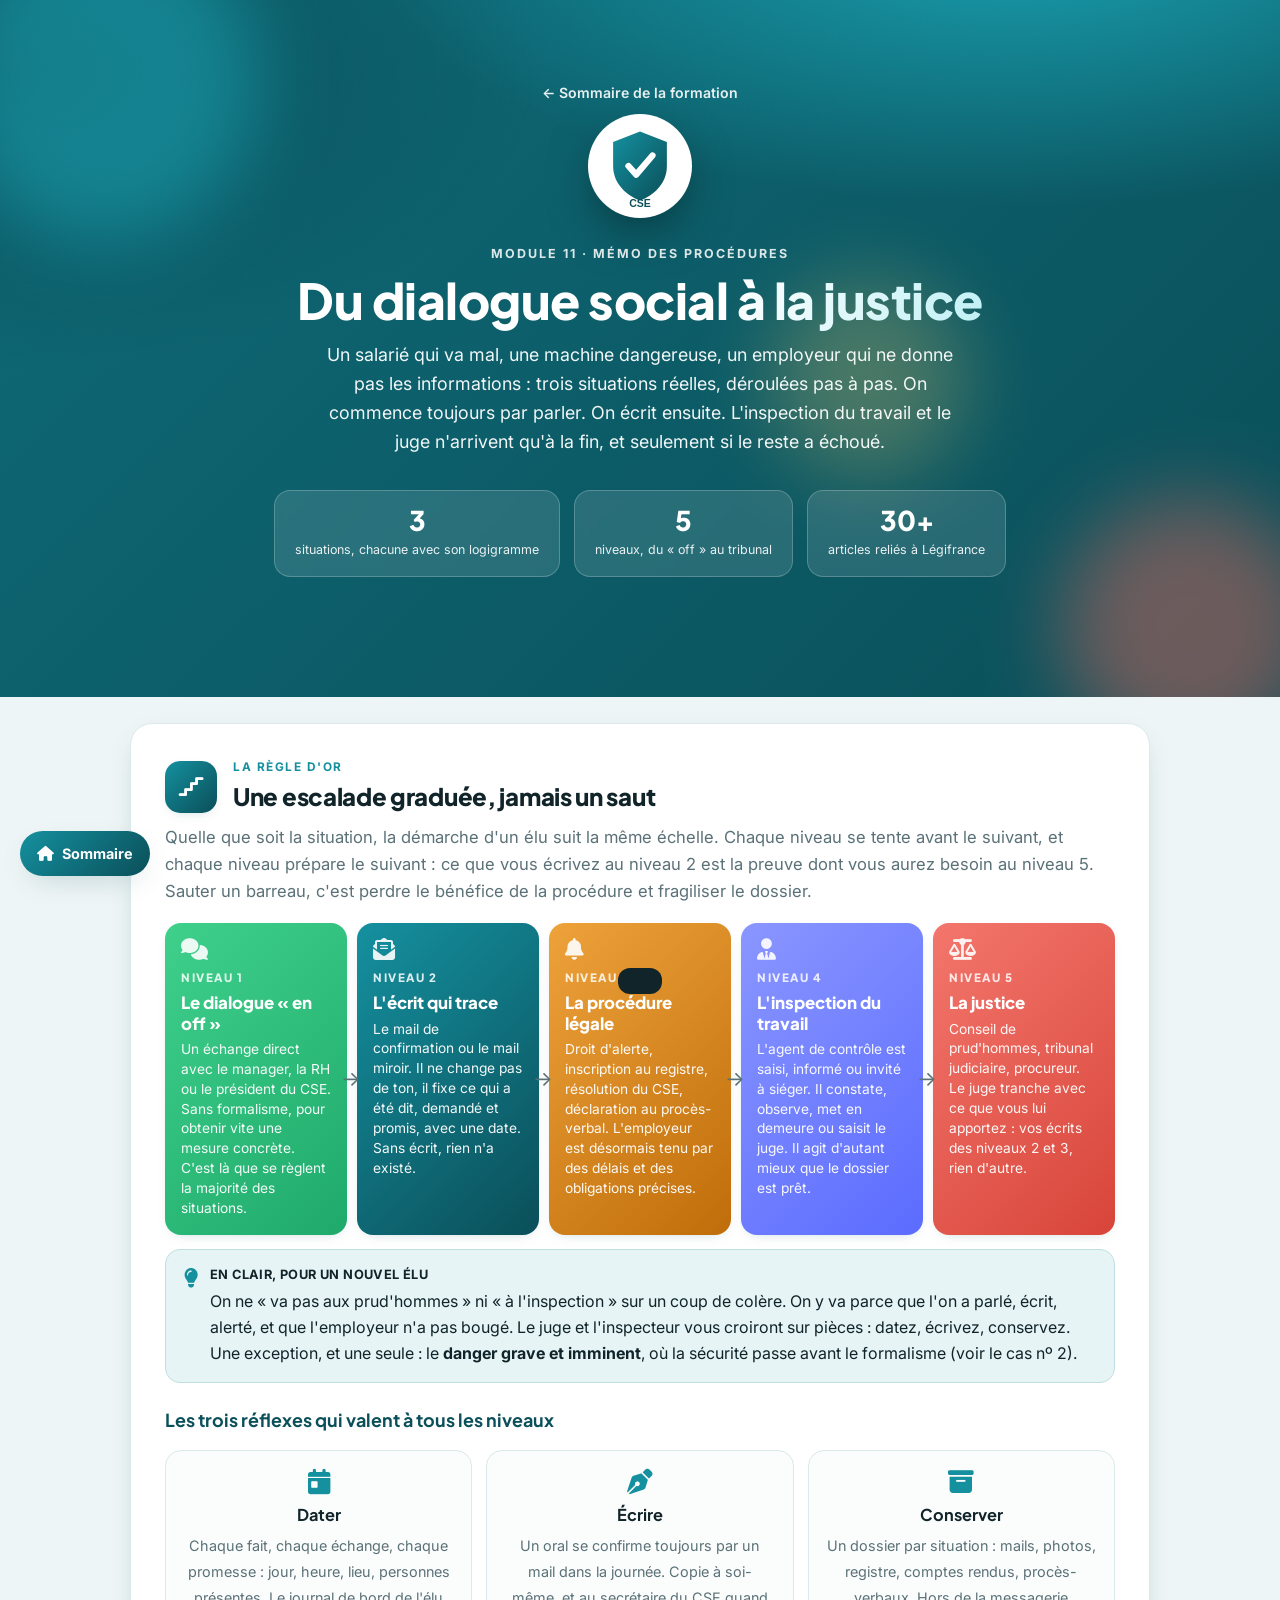
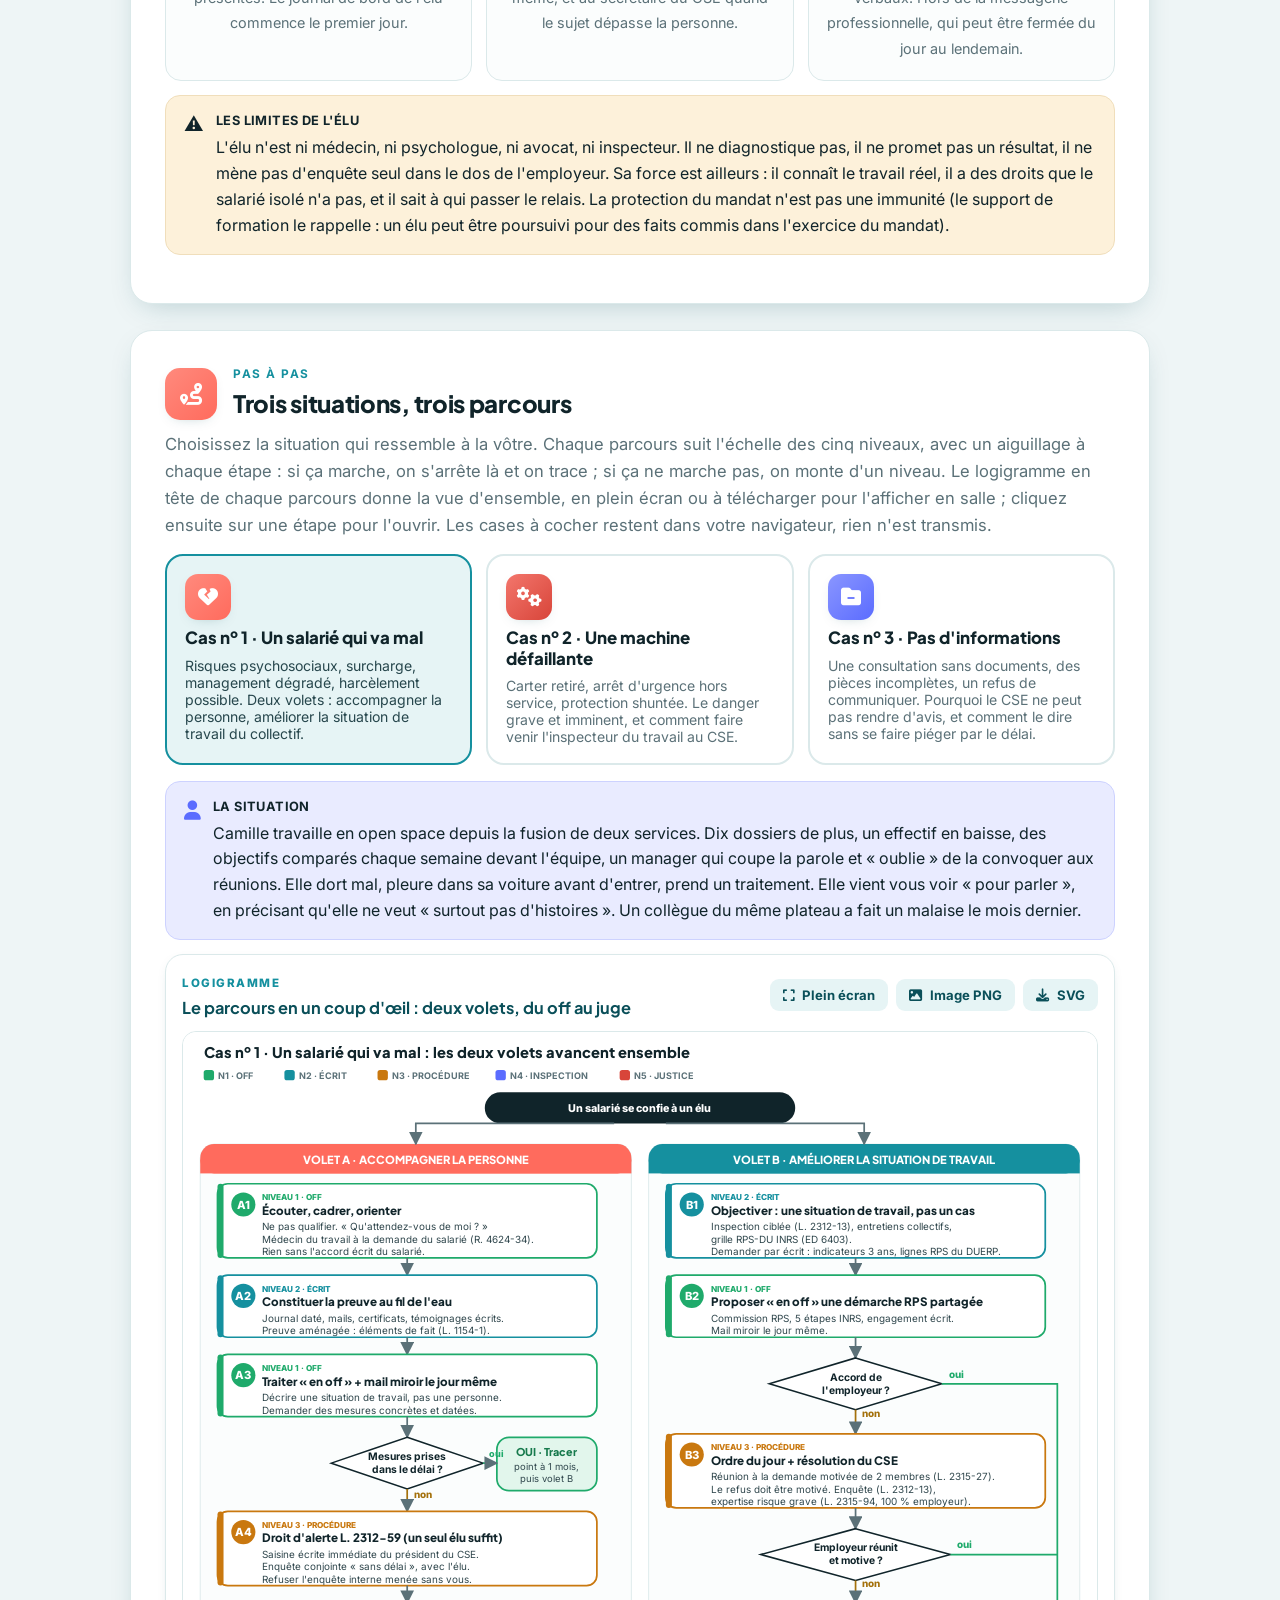
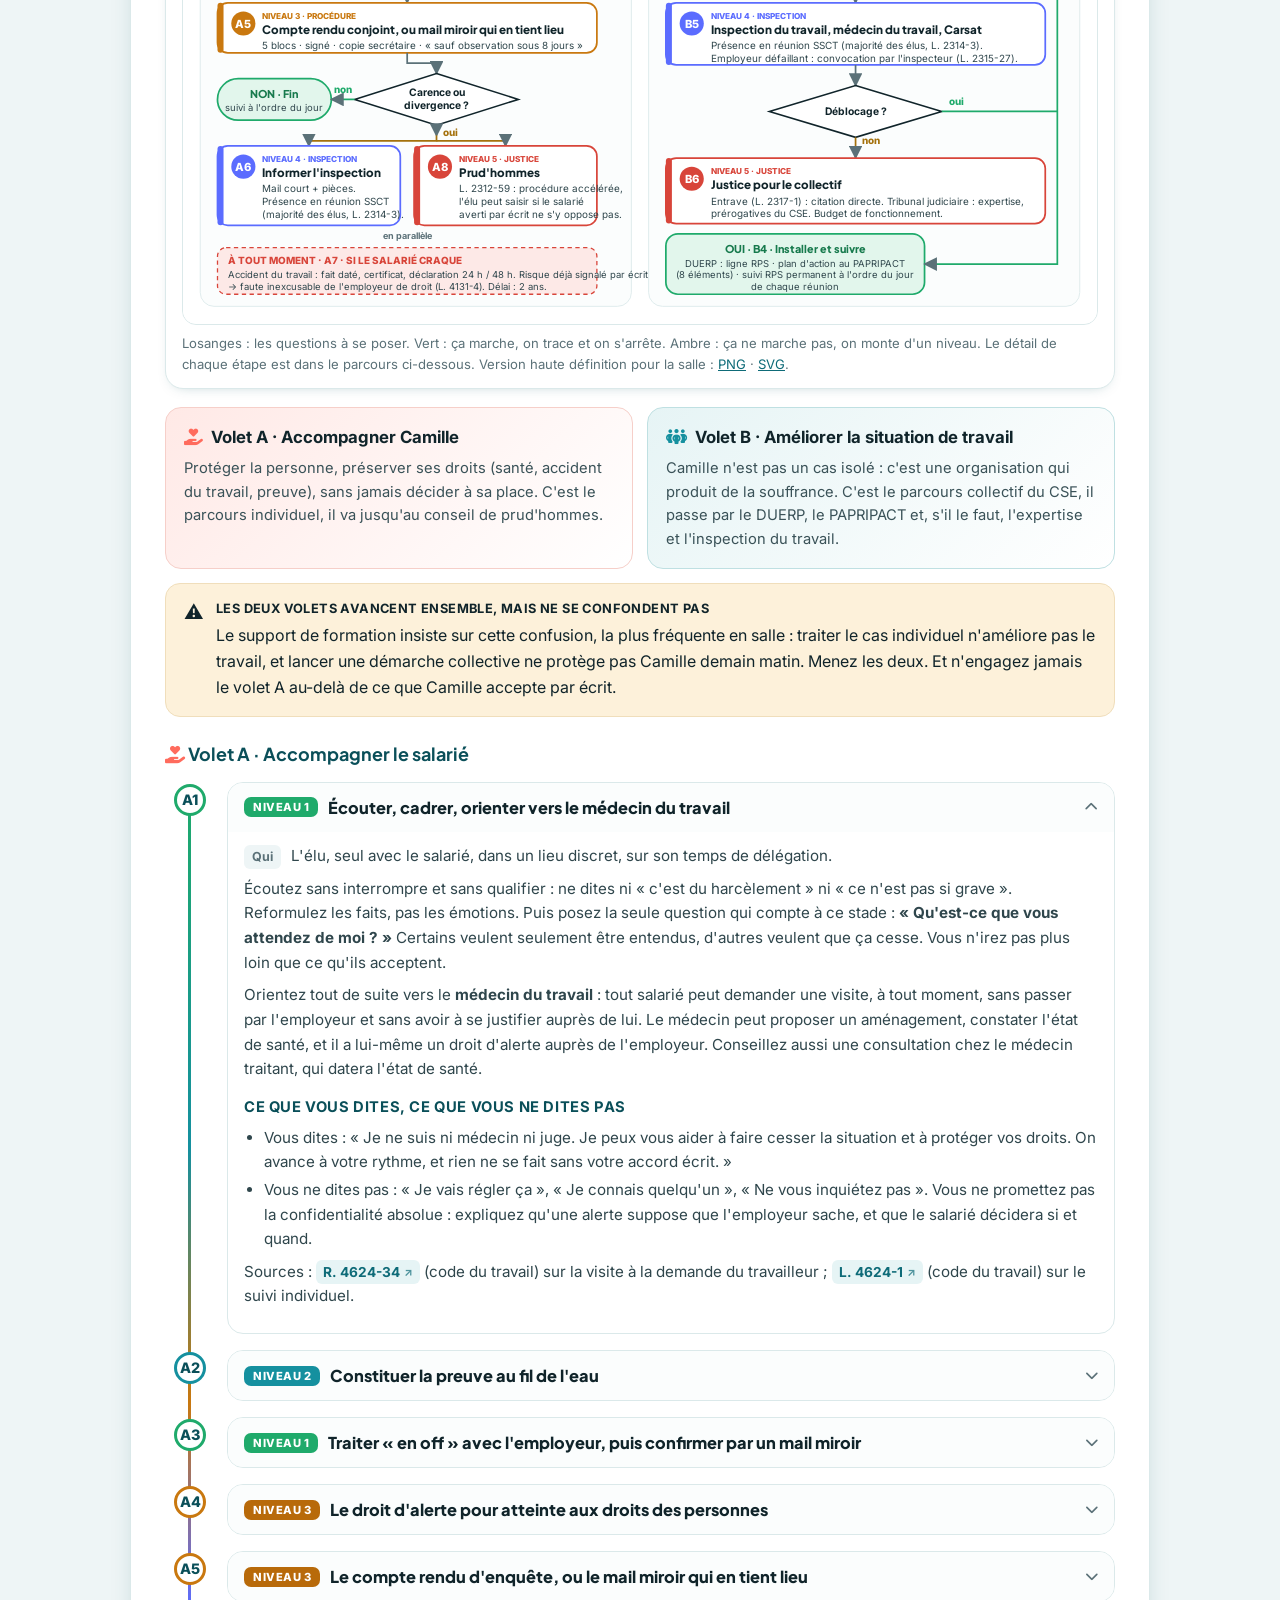
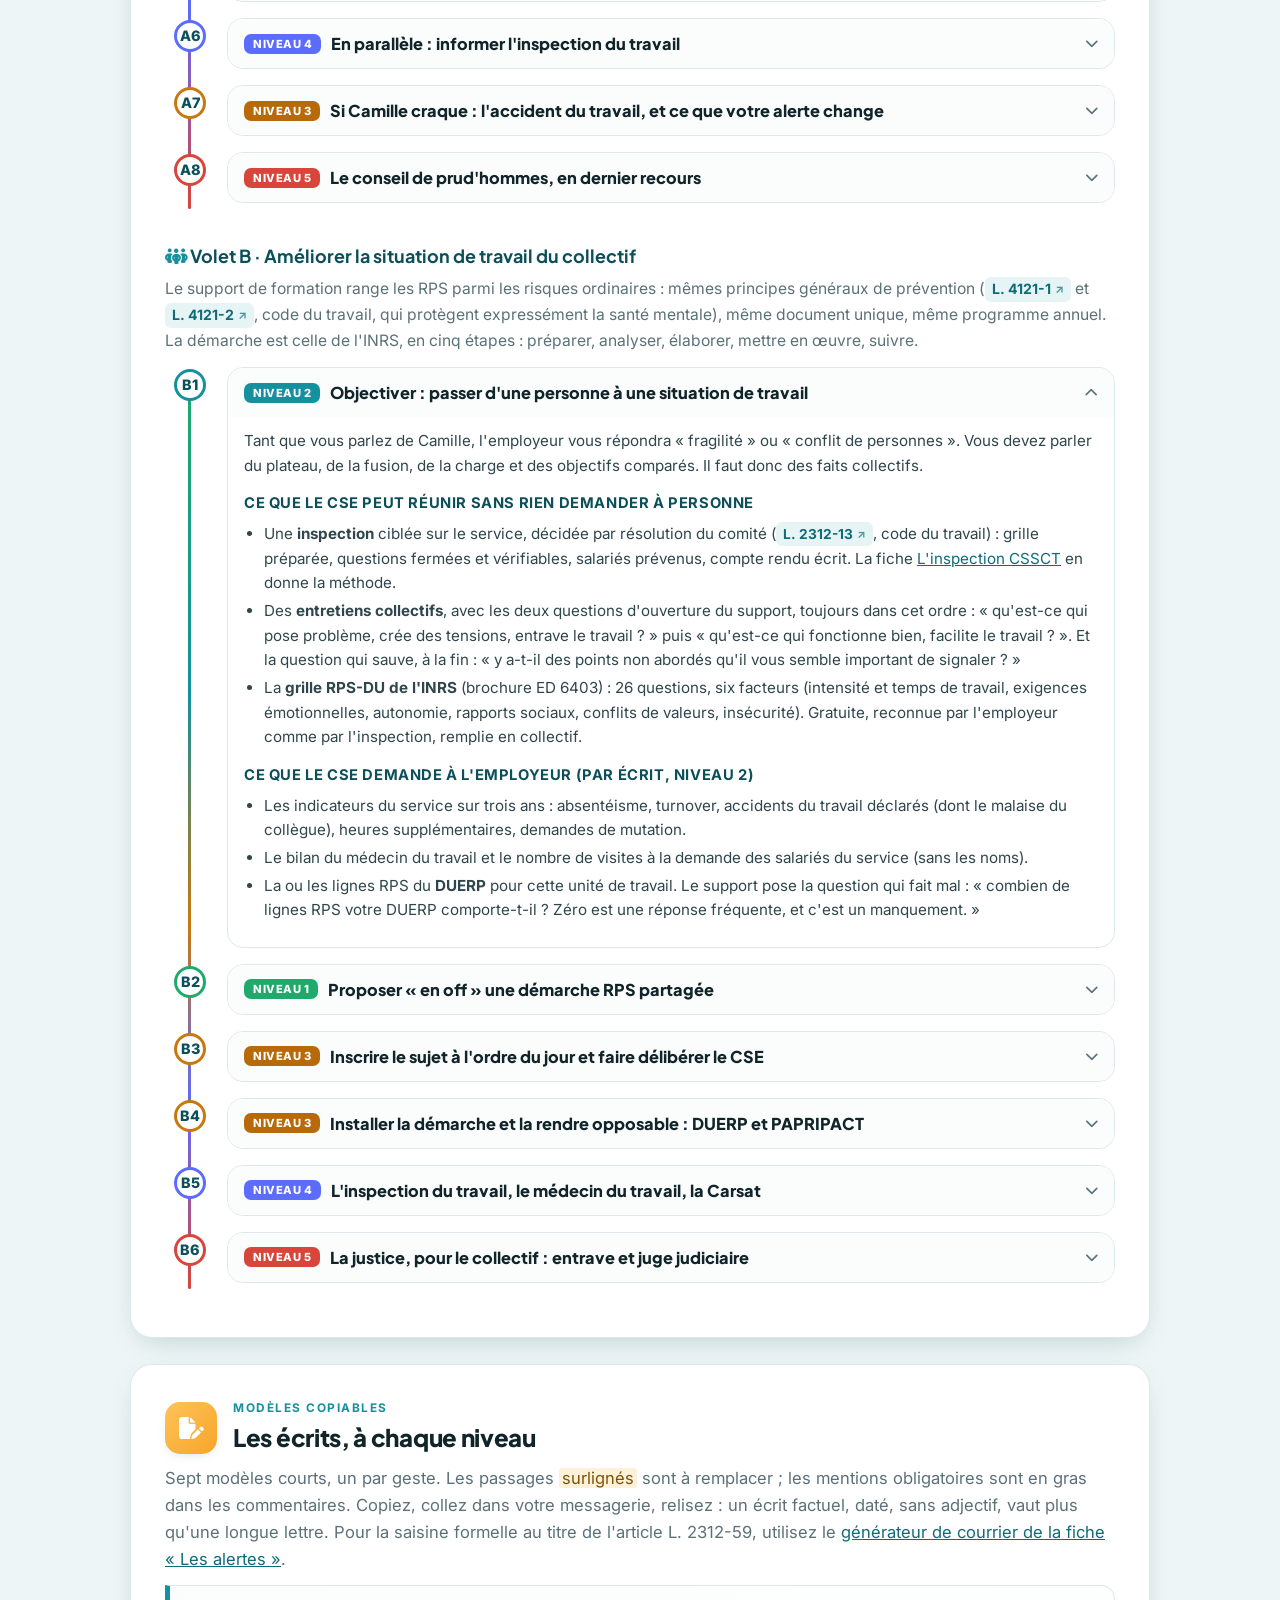
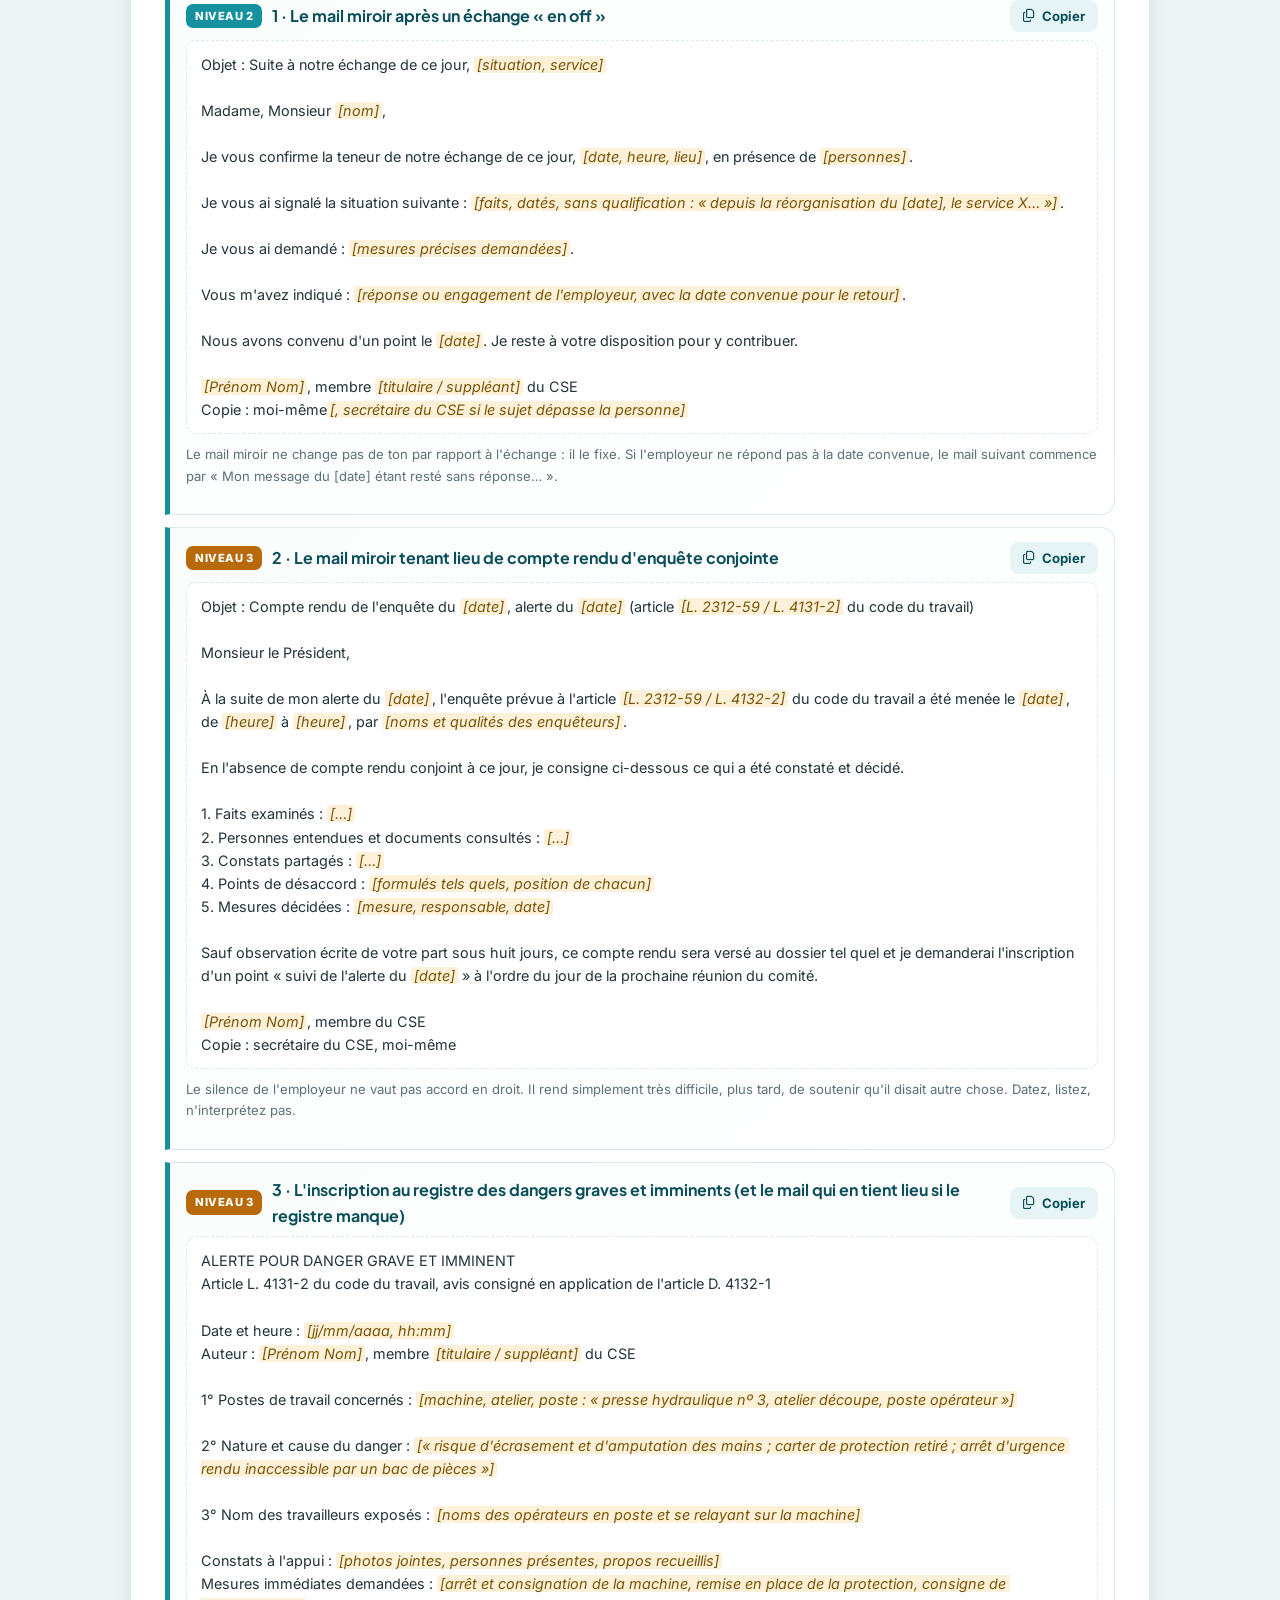
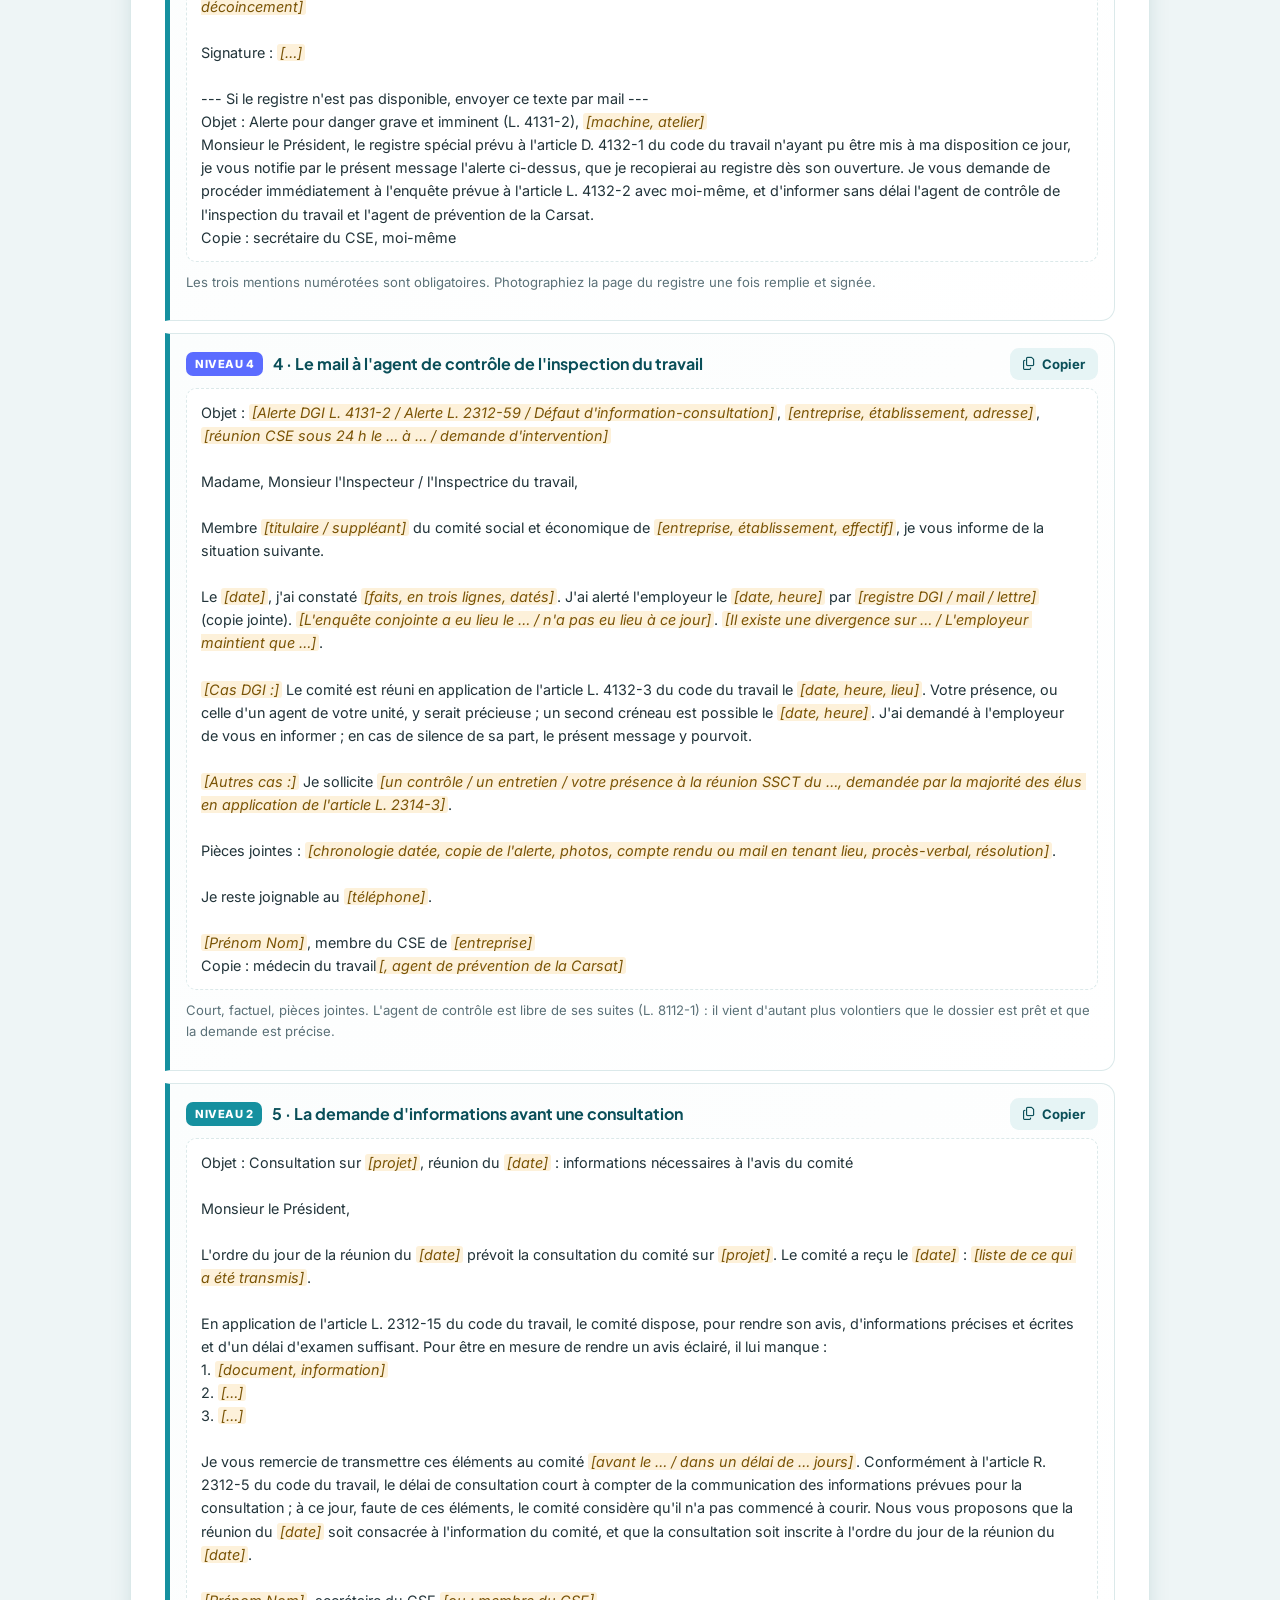
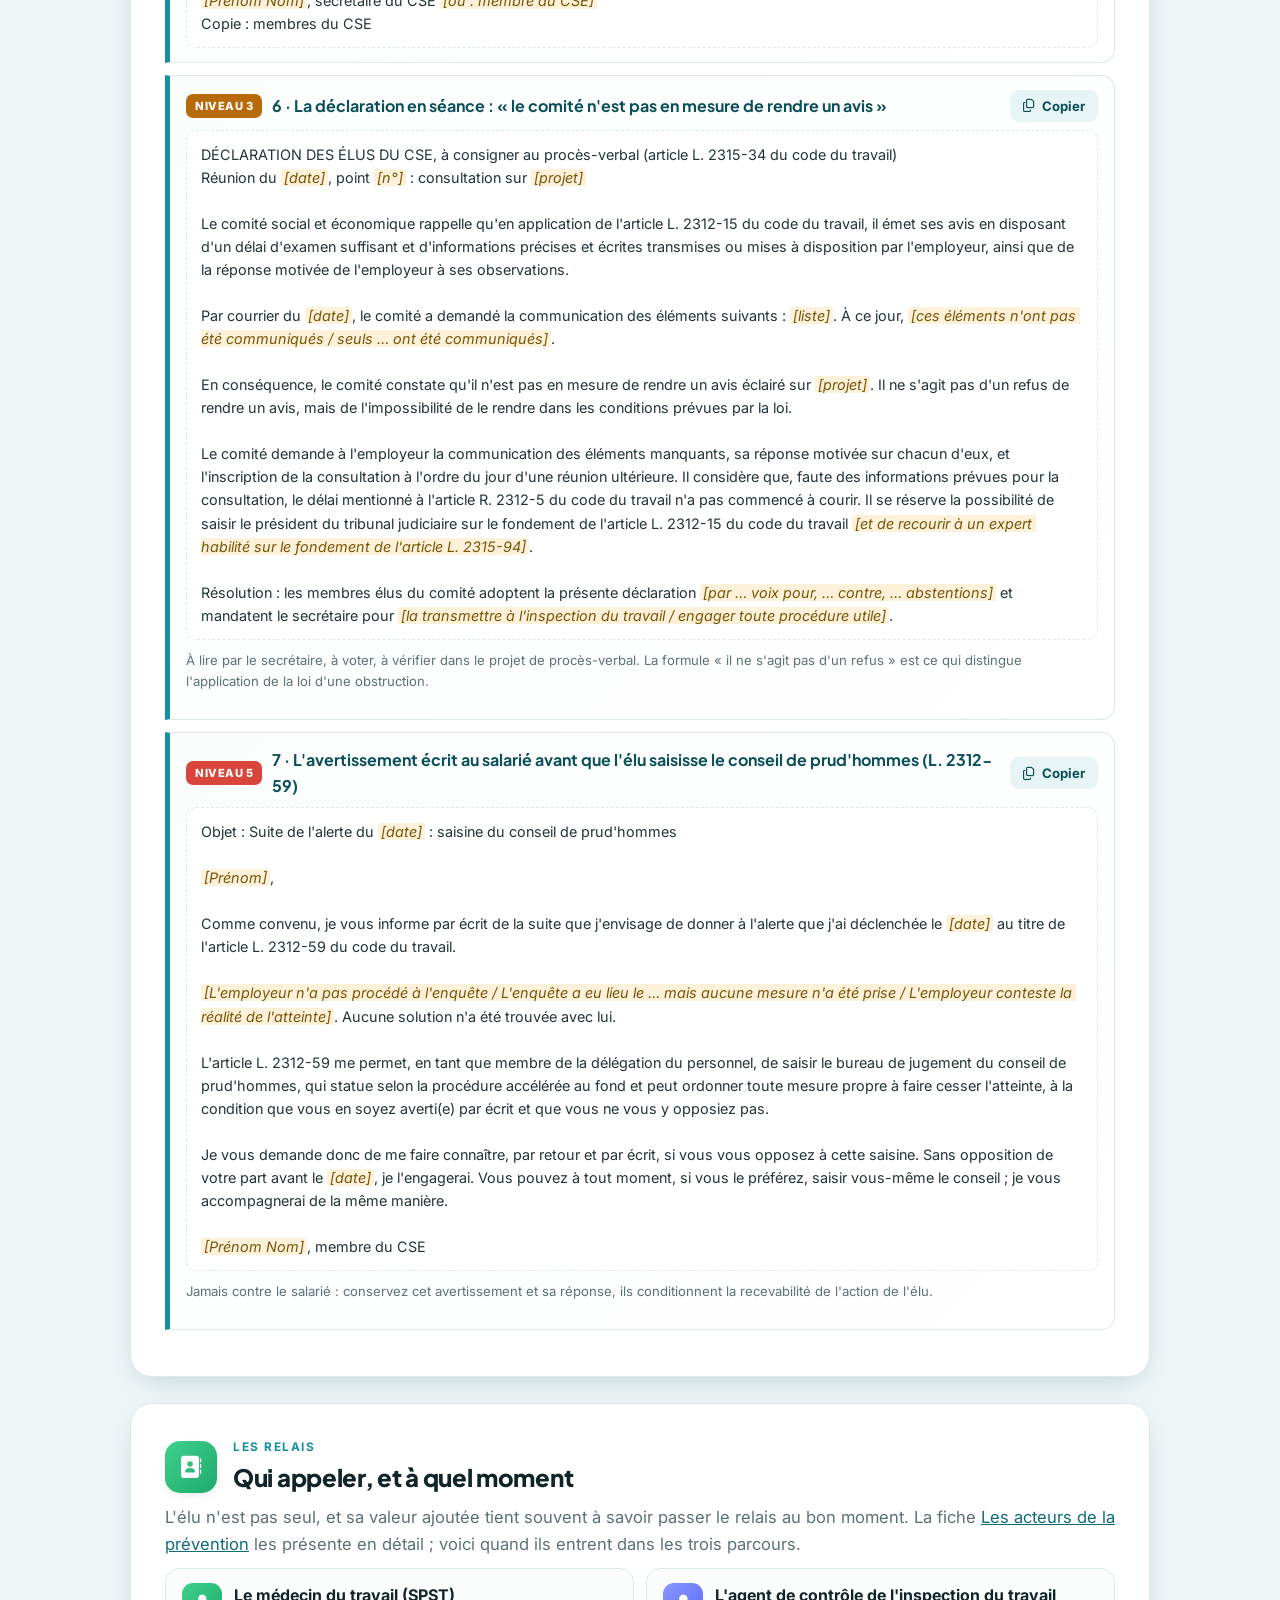
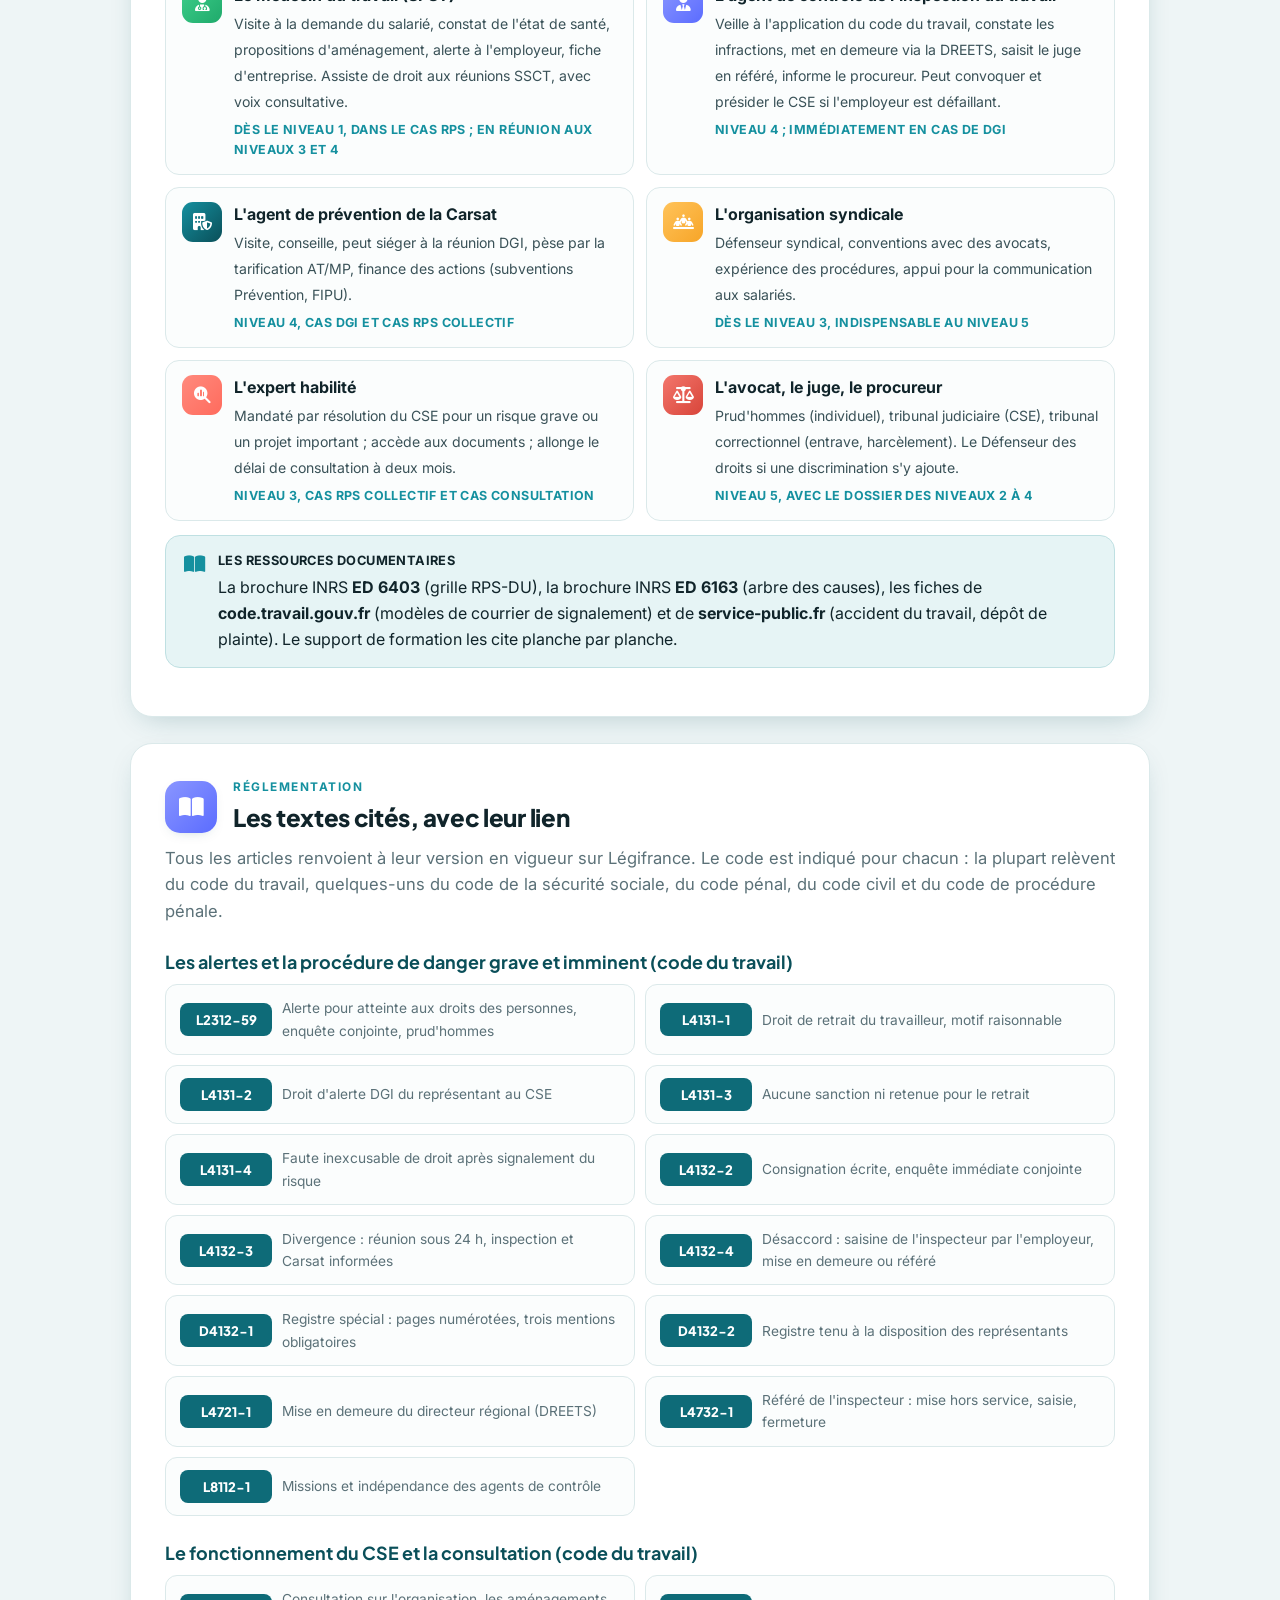
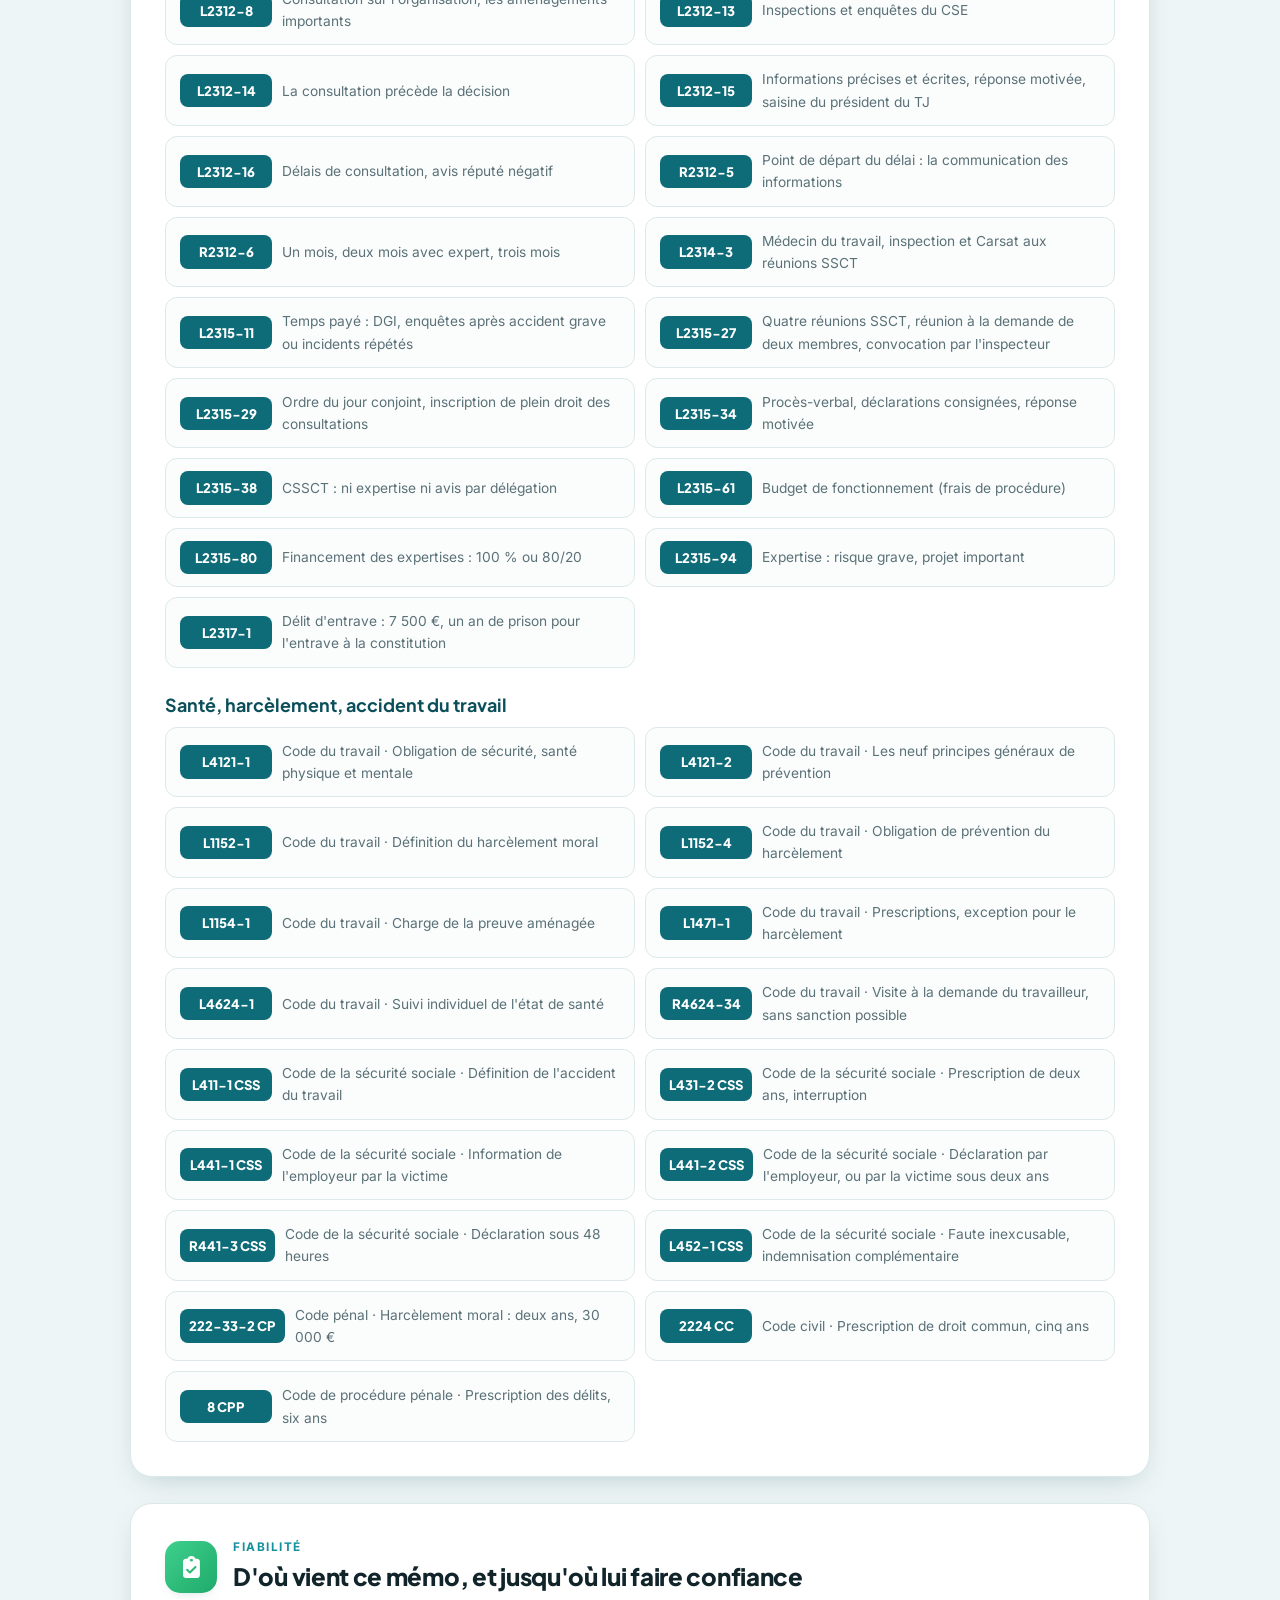
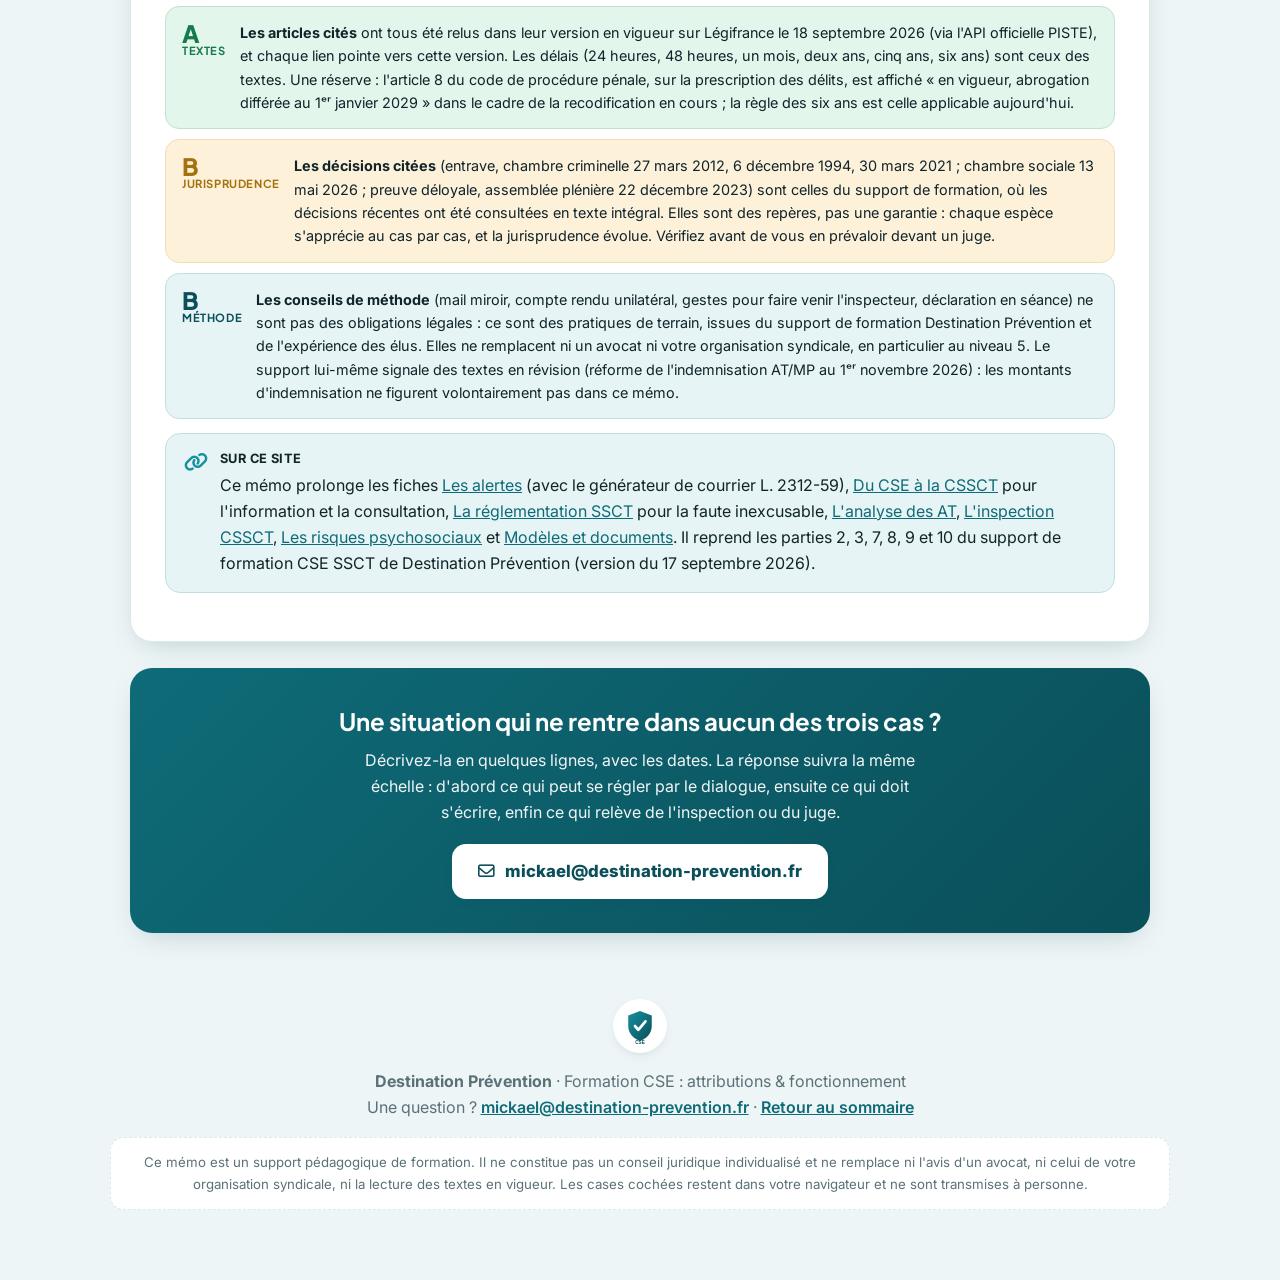
<file: procedures.html>
<!DOCTYPE html>
<html lang="fr">
<head>
<meta charset="UTF-8">
<meta name="viewport" content="width=device-width, initial-scale=1.0">
<meta name="robots" content="noindex,nofollow,noarchive">
<title>Mémo des procédures : du dialogue social à la justice · Formation CSE SSCT · Destination Prévention</title>
<meta name="description" content="Mémo pas à pas pour les élus du CSE : accompagner un salarié en souffrance (RPS), déclencher un danger grave et imminent sur une machine défaillante, réagir à un défaut d'information ou de consultation. Toujours le dialogue d'abord, l'inspection du travail et le juge en dernier recours. Chaque étape est reliée à sa source sur Légifrance.">
<link rel="icon" href="logo.svg">
<link rel="preconnect" href="https://fonts.googleapis.com">
<link rel="preconnect" href="https://fonts.gstatic.com" crossorigin>
<link href="https://fonts.googleapis.com/css2?family=Plus+Jakarta+Sans:wght@400;500;600;700;800&family=Inter:wght@400;500;600&display=swap" rel="stylesheet">
<link rel="stylesheet" href="styles.css">
<link rel="stylesheet" href="https://cdnjs.cloudflare.com/ajax/libs/font-awesome/6.5.2/css/all.min.css" referrerpolicy="no-referrer">
<style>
/* ===== Spécifique à la page Mémo des procédures ===== */
/* Échelle des 5 niveaux */
.ladder{display:grid;grid-template-columns:repeat(5,1fr);gap:10px;margin:18px 0 6px;counter-reset:rung}
@media(max-width:820px){.ladder{grid-template-columns:1fr}}
.rung{position:relative;border-radius:16px;padding:16px 16px 16px;color:#fff;box-shadow:var(--shadow-sm);display:flex;flex-direction:column;gap:6px;transition:.25s}
.rung:hover{transform:translateY(-4px)}
.rung .rn{font-family:"Plus Jakarta Sans";font-size:.72rem;font-weight:800;letter-spacing:1.5px;text-transform:uppercase;opacity:.85}
.rung .rt{font-family:"Plus Jakarta Sans";font-weight:800;font-size:1.05rem;line-height:1.2}
.rung .rd{font-size:.86rem;opacity:.95;line-height:1.45}
.rung .ri{font-size:1.35rem;opacity:.9;margin-bottom:2px}
.rung.l1{background:linear-gradient(135deg,#3fd08c,var(--green))}
.rung.l2{background:linear-gradient(135deg,var(--teal-2),var(--teal-d))}
.rung.l3{background:linear-gradient(135deg,#eea23a,#bf6d0a)}
.rung.l4{background:linear-gradient(135deg,#8a96ff,var(--indigo))}
.rung.l5{background:linear-gradient(135deg,#f3766c,var(--red))}
.rung:after{content:"\2192";position:absolute;right:-14px;top:50%;transform:translateY(-50%);font-size:1.3rem;color:var(--muted);z-index:2}
.rung:last-child:after{content:none}
@media(max-width:820px){.rung:after{content:"\2193";right:auto;left:50%;top:auto;bottom:-16px;transform:translateX(-50%)}}

/* Pastilles de niveau réutilisées dans les parcours */
.lvl{display:inline-flex;align-items:center;gap:6px;font-size:.7rem;font-weight:800;letter-spacing:.5px;text-transform:uppercase;border-radius:7px;padding:3px 9px;color:#fff;vertical-align:middle}
.lvl.l1{background:var(--green)}.lvl.l2{background:var(--teal-2)}.lvl.l3{background:#b86a0a}.lvl.l4{background:var(--indigo)}.lvl.l5{background:var(--red)}

/* Trois réflexes */
.trio{display:grid;grid-template-columns:repeat(3,1fr);gap:14px;margin:16px 0 4px}
@media(max-width:680px){.trio{grid-template-columns:1fr}}
.trio .t{border:1px solid var(--line);border-radius:16px;padding:18px;background:#fbfdfd;text-align:center}
.trio .t i{font-size:1.6rem;color:var(--teal-2);margin-bottom:8px;display:block}
.trio .t b{display:block;font-family:"Plus Jakarta Sans";font-size:1.02rem;margin-bottom:4px}
.trio .t span{font-size:.9rem;color:var(--muted)}

/* Sélecteur des cas */
.cases{display:grid;grid-template-columns:repeat(3,1fr);gap:14px;margin:16px 0}
@media(max-width:760px){.cases{grid-template-columns:1fr}}
.casebtn{border:2px solid var(--line);background:#fff;border-radius:18px;padding:18px;text-align:left;cursor:pointer;font-family:inherit;color:var(--ink);transition:.22s;display:flex;flex-direction:column;gap:8px}
.casebtn:hover{border-color:#bfe0e2;transform:translateY(-3px);box-shadow:var(--shadow-sm)}
.casebtn .ci{width:46px;height:46px;border-radius:13px;display:grid;place-items:center;color:#fff;font-size:1.25rem;box-shadow:var(--shadow-sm)}
.casebtn .ct{font-family:"Plus Jakarta Sans";font-weight:800;font-size:1.05rem;line-height:1.2}
.casebtn .cd{font-size:.88rem;color:var(--muted)}
.casebtn.on{border-color:var(--teal-2);background:var(--teal-l)}
.casebtn.on .cd{color:#27474d}
.casepanel{display:none;animation:fade .4s ease}
.casepanel.show{display:block}

/* Deux volets (individuel / collectif) */
.volets{display:grid;grid-template-columns:1fr 1fr;gap:14px;margin:14px 0 6px}
@media(max-width:820px){.volets{grid-template-columns:1fr}}
.volet{border-radius:16px;padding:16px 18px;border:1px solid}
.volet.a{background:linear-gradient(135deg,var(--coral-l),#fff);border-color:#f6cfc9}
.volet.b{background:linear-gradient(135deg,var(--teal-l),#fff);border-color:#bfe0e2}
.volet h4{margin:0 0 6px;font-size:1.05rem;display:flex;align-items:center;gap:8px}
.volet p{margin:0;font-size:.92rem;color:#3a5258}

/* Parcours pas à pas */
.flow{position:relative;margin:14px 0 4px}
.flow:before{content:"";position:absolute;left:23px;top:10px;bottom:10px;width:3px;background:linear-gradient(var(--green),var(--teal-2) 35%,#c9780f 60%,var(--indigo) 80%,var(--red));border-radius:3px}
.fstep{position:relative;padding:0 0 16px 62px}
.fstep .fdot{position:absolute;left:9px;top:2px;width:32px;height:32px;border-radius:50%;background:#fff;border:3px solid var(--teal-2);color:var(--teal-d);font-weight:800;display:grid;place-items:center;font-size:.9rem;z-index:1}
.fstep.l1 .fdot{border-color:var(--green)}.fstep.l2 .fdot{border-color:var(--teal-2)}.fstep.l3 .fdot{border-color:#c9780f}.fstep.l4 .fdot{border-color:var(--indigo)}.fstep.l5 .fdot{border-color:var(--red)}
.fcard{border:1px solid var(--line);border-radius:16px;background:#fff;overflow:hidden;transition:.2s}
.fcard:hover{box-shadow:var(--shadow-sm)}
.fcard>button{width:100%;text-align:left;border:none;background:#fbfdfd;font-family:inherit;color:var(--ink);padding:14px 16px;cursor:pointer;display:flex;align-items:center;gap:10px;flex-wrap:wrap}
.fcard>button .ft{font-family:"Plus Jakarta Sans";font-weight:800;font-size:1.02rem;flex:1;min-width:200px}
.fcard>button .chev{margin-left:auto;transition:.3s;color:var(--muted)}
.fcard.open>button .chev{transform:rotate(180deg)}
.fcard .fbody{display:none;padding:4px 16px 16px;color:#2f464c;font-size:.95rem}
.fcard.open .fbody{display:block;animation:fade .35s ease}
.fbody p{margin:8px 0}
.fbody ul{margin:6px 0 8px;padding-left:20px}
.fbody li{margin:3px 0}
.fbody h5{margin:14px 0 6px;font-size:.92rem;text-transform:uppercase;letter-spacing:.6px;color:var(--teal-d)}
.fbody .who{display:inline-block;font-size:.78rem;font-weight:700;color:var(--muted);background:var(--bg);border-radius:6px;padding:2px 8px;margin-right:6px}

/* Aiguillage : ça marche / ça ne marche pas */
.branch{display:grid;grid-template-columns:1fr 1fr;gap:10px;margin:12px 0 4px}
@media(max-width:640px){.branch{grid-template-columns:1fr}}
.branch .b{border-radius:12px;padding:12px 14px;border:1px solid;font-size:.9rem}
.branch .ok{background:var(--green-l);border-color:#bfe3cd}
.branch .ko{background:var(--amber-l);border-color:#f0debb}
.branch .b b{display:flex;align-items:center;gap:6px;margin-bottom:4px}
.branch .ok b{color:#177a4d}.branch .ko b{color:#a4710c}

/* Liste de preuves cochable */
.chk-list{list-style:none;margin:8px 0;padding:0;display:grid;grid-template-columns:1fr 1fr;gap:8px}
@media(max-width:640px){.chk-list{grid-template-columns:1fr}}
.chk-list li{margin:0}
.chk-list label{display:flex;gap:9px;align-items:flex-start;border:1.5px solid var(--line);border-radius:10px;padding:9px 12px;cursor:pointer;background:#fff;font-size:.9rem;transition:.18s}
.chk-list label:hover{border-color:#bfe0e2;background:var(--teal-l)}
.chk-list input{margin-top:3px;accent-color:var(--teal-2);width:16px;height:16px;flex:none}
.chk-list input:checked+span{text-decoration:line-through;color:var(--muted)}
.chk-meta{font-size:.82rem;color:var(--muted);margin:6px 0 0}

/* Modèles copiables */
.modele{border:1px solid var(--line);border-left:5px solid var(--teal-2);border-radius:0 14px 14px 0;background:linear-gradient(135deg,#fbfdfd,#fff);padding:14px 16px;margin:12px 0}
.modele .mh{display:flex;align-items:center;gap:10px;flex-wrap:wrap;margin-bottom:8px}
.modele .mh b{font-family:"Plus Jakarta Sans";color:var(--teal-d);flex:1;min-width:180px}
.modele pre{margin:0;white-space:pre-wrap;font-family:"Inter",sans-serif;font-size:.9rem;line-height:1.6;color:#22343a;background:#fff;border:1px dashed var(--line);border-radius:10px;padding:12px 14px}
.modele pre mark{background:var(--amber-l);color:#7a5406;border-radius:3px;padding:0 3px;font-style:italic}
.btn-sm{font-size:.82rem;padding:8px 13px;border-radius:9px}

/* Grille acteurs */
.acteurs{display:grid;grid-template-columns:repeat(2,1fr);gap:12px;margin-top:10px}
@media(max-width:680px){.acteurs{grid-template-columns:1fr}}
.acteur{border:1px solid var(--line);border-radius:14px;padding:14px 16px;background:#fbfdfd;display:flex;gap:12px}
.acteur .ai{flex:none;width:40px;height:40px;border-radius:11px;display:grid;place-items:center;color:#fff;font-size:1.05rem}
.acteur b{display:block;margin-bottom:2px}
.acteur span{font-size:.88rem;color:#3a5258}
.acteur .quand{display:block;font-size:.78rem;font-weight:700;color:var(--teal-2);margin-top:5px;text-transform:uppercase;letter-spacing:.4px}

/* Fiabilité */
.fiab{display:flex;gap:14px;align-items:flex-start;border:1px solid #bfe3cd;background:var(--green-l);border-radius:14px;padding:14px 16px;margin-top:10px;font-size:.9rem}
.fiab .score{flex:none;font-family:"Plus Jakarta Sans";font-weight:800;font-size:1.5rem;color:#177a4d;line-height:1}
.fiab .score small{display:block;font-size:.7rem;text-transform:uppercase;letter-spacing:.6px;font-weight:700}
.kv-ul{margin:6px 0 0;padding-left:18px}
.kv-ul li{margin:2px 0}
.tag-src{display:inline-block;font-size:.72rem;font-weight:700;background:#fff;border:1px solid var(--line);border-radius:6px;padding:1px 7px;color:var(--muted);margin-left:4px;vertical-align:middle}
/* Logigrammes */
.logi{border:1px solid var(--line);border-radius:18px;background:#fff;padding:14px 16px 12px;margin:14px 0 18px;box-shadow:var(--shadow-sm)}
.logi-bar{display:flex;align-items:center;justify-content:space-between;gap:12px;flex-wrap:wrap;margin-bottom:10px}
.logi-bar b{display:block;font-family:"Plus Jakarta Sans";font-size:1.02rem;color:var(--teal-d)}
.logi-actions{display:flex;gap:8px;flex-wrap:wrap}
.logi-svg{border:1px solid var(--line);border-radius:14px;overflow:hidden;background:#fff}
.logi-svg svg{display:block;width:100%;height:auto}
.logi-hint{margin:8px 0 0;font-size:.82rem;color:var(--muted)}
#logi-overlay{position:fixed;inset:0;background:rgba(16,36,42,.97);z-index:400;display:none;flex-direction:column}
#logi-overlay.show{display:flex}
#logi-overlay .ov-bar{display:flex;align-items:center;gap:10px;padding:10px 16px;color:#fff;flex-wrap:wrap}
#logi-overlay .ov-bar b{flex:1;font-family:"Plus Jakarta Sans";min-width:200px}
#logi-overlay .ov-body{flex:1;overflow:auto;padding:0 16px 16px;-webkit-overflow-scrolling:touch}
#logi-overlay .ov-body svg{display:block;width:var(--zoom,1400px);max-width:none;height:auto;margin:0 auto;background:#fff;border-radius:14px}
@media(max-width:560px){.logi-actions .btn span{display:none}}
@media print{#logi-overlay{display:none!important}.logi{break-inside:avoid}}
@media print{.casepanel{display:block!important}.fcard .fbody{display:block!important}nav.bar,.home-fab,.btt{display:none!important}}
</style>
</head>
<body>
<div id="progress"></div>

<nav class="bar" id="nav">
  <div class="wrap">
    <a class="lg" href="index.html"><img class="mark" src="logo.svg" alt=""> Formation CSE SSCT</a>
    <div class="links">
      <a href="#principe">La règle d'or</a>
      <a href="#cas">Les 3 situations</a>
      <a href="#ecrits">Les écrits</a>
      <a href="#acteurs">Qui appeler</a>
      <a href="#regl">Réglementation</a>
      <a href="#fiabilite">Fiabilité</a>
      <a href="outils-instances.html">En séance</a>
    </div>
  </div>
</nav>

<header class="hero">
  <div class="blob b1"></div><div class="blob b2"></div><div class="blob b3"></div>
  <div class="wrap">
    <div class="crumb"><a href="index.html">← Sommaire de la formation</a></div>
    <div class="logo-wrap"><img src="logo.svg" alt="Destination Prévention" style="width:96px;height:96px"></div>
    <span class="kick">Module 11 · Mémo des procédures</span>
    <h1>Du dialogue social <span class="hl">à la justice</span></h1>
    <p class="sub">Un salarié qui va mal, une machine dangereuse, un employeur qui ne donne pas les informations : trois situations réelles, déroulées pas à pas. On commence toujours par parler. On écrit ensuite. L'inspection du travail et le juge n'arrivent qu'à la fin, et seulement si le reste a échoué.</p>
    <div class="stats">
      <div class="stat"><div class="n">3</div><div class="l">situations, chacune avec son logigramme</div></div>
      <div class="stat"><div class="n">5</div><div class="l">niveaux, du « off » au tribunal</div></div>
      <div class="stat"><div class="n">30+</div><div class="l">articles reliés à Légifrance</div></div>
    </div>
  </div>
</header>

<main class="wrap">

  <!-- ===== LA RÈGLE D'OR ===== -->
  <section id="principe">
    <div class="sec-head">
      <div class="sec-ico t-teal"><i class="fa-solid fa-stairs"></i></div>
      <div><div class="kicker">La règle d'or</div><h2>Une escalade graduée, jamais un saut</h2></div>
    </div>
    <p class="lead">Quelle que soit la situation, la démarche d'un élu suit la même échelle. Chaque niveau se tente avant le suivant, et chaque niveau prépare le suivant : ce que vous écrivez au niveau 2 est la preuve dont vous aurez besoin au niveau 5. Sauter un barreau, c'est perdre le bénéfice de la procédure et fragiliser le dossier.</p>

    <div class="ladder">
      <div class="rung l1"><i class="ri fa-solid fa-comments"></i><span class="rn">Niveau 1</span><span class="rt">Le dialogue «&nbsp;en off&nbsp;»</span><span class="rd">Un échange direct avec le manager, la RH ou le président du CSE. Sans formalisme, pour obtenir vite une mesure concrète. C'est là que se règlent la majorité des situations.</span></div>
      <div class="rung l2"><i class="ri fa-solid fa-envelope-open-text"></i><span class="rn">Niveau 2</span><span class="rt">L'écrit qui trace</span><span class="rd">Le mail de confirmation ou le mail miroir. Il ne change pas de ton, il fixe ce qui a été dit, demandé et promis, avec une date. Sans écrit, rien n'a existé.</span></div>
      <div class="rung l3"><i class="ri fa-solid fa-bell"></i><span class="rn">Niveau 3</span><span class="rt">La procédure légale</span><span class="rd">Droit d'alerte, inscription au registre, résolution du CSE, déclaration au procès-verbal. L'employeur est désormais tenu par des délais et des obligations précises.</span></div>
      <div class="rung l4"><i class="ri fa-solid fa-user-tie"></i><span class="rn">Niveau 4</span><span class="rt">L'inspection du travail</span><span class="rd">L'agent de contrôle est saisi, informé ou invité à siéger. Il constate, observe, met en demeure ou saisit le juge. Il agit d'autant mieux que le dossier est prêt.</span></div>
      <div class="rung l5"><i class="ri fa-solid fa-scale-balanced"></i><span class="rn">Niveau 5</span><span class="rt">La justice</span><span class="rd">Conseil de prud'hommes, tribunal judiciaire, procureur. Le juge tranche avec ce que vous lui apportez : vos écrits des niveaux 2 et 3, rien d'autre.</span></div>
    </div>

    <div class="note n-info">
      <span class="ni"><i class="fa-solid fa-lightbulb" style="color:var(--teal-2)"></i></span>
      <div>
        <span class="tag">En clair, pour un nouvel élu</span>
        <p>On ne « va pas aux prud'hommes » ni « à l'inspection » sur un coup de colère. On y va parce que l'on a parlé, écrit, alerté, et que l'employeur n'a pas bougé. Le juge et l'inspecteur vous croiront sur pièces : datez, écrivez, conservez. Une exception, et une seule : le <b>danger grave et imminent</b>, où la sécurité passe avant le formalisme (voir le cas nº 2).</p>
      </div>
    </div>

    <h3 class="sub">Les trois réflexes qui valent à tous les niveaux</h3>
    <div class="trio">
      <div class="t"><i class="fa-solid fa-calendar-day"></i><b>Dater</b><span>Chaque fait, chaque échange, chaque promesse : jour, heure, lieu, personnes présentes. Le journal de bord de l'élu commence le premier jour.</span></div>
      <div class="t"><i class="fa-solid fa-pen-nib"></i><b>Écrire</b><span>Un oral se confirme toujours par un mail dans la journée. Copie à soi-même, et au secrétaire du CSE quand le sujet dépasse la personne.</span></div>
      <div class="t"><i class="fa-solid fa-box-archive"></i><b>Conserver</b><span>Un dossier par situation : mails, photos, registre, comptes rendus, procès-verbaux. Hors de la messagerie professionnelle, qui peut être fermée du jour au lendemain.</span></div>
    </div>

    <div class="note n-warn">
      <span class="ni">⚠️</span>
      <div>
        <span class="tag">Les limites de l'élu</span>
        <p>L'élu n'est ni médecin, ni psychologue, ni avocat, ni inspecteur. Il ne diagnostique pas, il ne promet pas un résultat, il ne mène pas d'enquête seul dans le dos de l'employeur. Sa force est ailleurs : il connaît le travail réel, il a des droits que le salarié isolé n'a pas, et il sait à qui passer le relais. La protection du mandat n'est pas une immunité (le support de formation le rappelle : un élu peut être poursuivi pour des faits commis dans l'exercice du mandat).</p>
      </div>
    </div>
  </section>

  <!-- ===== LES TROIS SITUATIONS ===== -->
  <section id="cas">
    <div class="sec-head">
      <div class="sec-ico t-coral"><i class="fa-solid fa-route"></i></div>
      <div><div class="kicker">Pas à pas</div><h2>Trois situations, trois parcours</h2></div>
    </div>
    <p class="lead">Choisissez la situation qui ressemble à la vôtre. Chaque parcours suit l'échelle des cinq niveaux, avec un aiguillage à chaque étape : si ça marche, on s'arrête là et on trace ; si ça ne marche pas, on monte d'un niveau. Le logigramme en tête de chaque parcours donne la vue d'ensemble, en plein écran ou à télécharger pour l'afficher en salle ; cliquez ensuite sur une étape pour l'ouvrir. Les cases à cocher restent dans votre navigateur, rien n'est transmis.</p>

    <div class="cases" role="tablist">
      <button class="casebtn on" data-case="rps" role="tab" aria-selected="true">
        <span class="ci t-coral"><i class="fa-solid fa-heart-crack"></i></span>
        <span class="ct">Cas nº 1 · Un salarié qui va mal</span>
        <span class="cd">Risques psychosociaux, surcharge, management dégradé, harcèlement possible. Deux volets : accompagner la personne, améliorer la situation de travail du collectif.</span>
      </button>
      <button class="casebtn" data-case="dgi" role="tab" aria-selected="false">
        <span class="ci t-red"><i class="fa-solid fa-gears"></i></span>
        <span class="ct">Cas nº 2 · Une machine défaillante</span>
        <span class="cd">Carter retiré, arrêt d'urgence hors service, protection shuntée. Le danger grave et imminent, et comment faire venir l'inspecteur du travail au CSE.</span>
      </button>
      <button class="casebtn" data-case="info" role="tab" aria-selected="false">
        <span class="ci t-indigo"><i class="fa-solid fa-folder-minus"></i></span>
        <span class="ct">Cas nº 3 · Pas d'informations</span>
        <span class="cd">Une consultation sans documents, des pièces incomplètes, un refus de communiquer. Pourquoi le CSE ne peut pas rendre d'avis, et comment le dire sans se faire piéger par le délai.</span>
      </button>
    </div>

    <!-- ================= CAS 1 : RPS ================= -->
    <div class="casepanel show" id="case-rps">
      <div class="note n-ex">
        <span class="ni"><i class="fa-solid fa-user" style="color:var(--indigo)"></i></span>
        <div>
          <span class="tag">La situation</span>
          <p>Camille travaille en open space depuis la fusion de deux services. Dix dossiers de plus, un effectif en baisse, des objectifs comparés chaque semaine devant l'équipe, un manager qui coupe la parole et « oublie » de la convoquer aux réunions. Elle dort mal, pleure dans sa voiture avant d'entrer, prend un traitement. Elle vient vous voir « pour parler », en précisant qu'elle ne veut « surtout pas d'histoires ». Un collègue du même plateau a fait un malaise le mois dernier.</p>
        </div>
      </div>

      <div class="logi" id="logi-rps">
        <div class="logi-bar">
          <div><span class="kicker" style="font-size:.72rem;font-weight:800;letter-spacing:1.5px;text-transform:uppercase;color:var(--teal-2)">Logigramme</span><b>Le parcours en un coup d'œil : deux volets, du off au juge</b></div>
          <div class="logi-actions">
            <button class="btn btn-ghost btn-sm" data-logi-zoom="logi-rps"><i class="fa-solid fa-expand"></i> Plein écran</button>
            <button class="btn btn-ghost btn-sm" data-logi-png="logi-rps"><i class="fa-solid fa-image"></i> Image PNG</button>
            <button class="btn btn-ghost btn-sm" data-logi-svg="logi-rps"><i class="fa-solid fa-download"></i> SVG</button>
          </div>
        </div>
        <div class="logi-svg"><svg xmlns="http://www.w3.org/2000/svg" viewBox="0 0 1060 1034" role="img" aria-label="Logigramme du cas nº 1 : un salarié qui va mal, volet individuel et volet collectif" style="font-family:Inter,-apple-system,sans-serif;width:100%;height:auto;display:block"><title>Logigramme du cas nº 1 : un salarié qui va mal, volet individuel et volet collectif</title><defs><marker id="arr-rps" viewBox="0 0 10 10" refX="9" refY="5" markerWidth="8" markerHeight="8" orient="auto-start-reverse"><path d="M0,0 L10,5 L0,10 z" fill="#5b7178"/></marker></defs><rect width="1060" height="1034" fill="#fff" rx="14"/><text x="24" y="30" font-size="17" font-weight="800" fill="#10242a" text-anchor="start" font-family="'Plus Jakarta Sans',Inter,sans-serif"><tspan x="24" dy="0">Cas nº 1 · Un salarié qui va mal : les deux volets avancent ensemble</tspan></text><rect x="24" y="44" width="12" height="12" rx="3" fill="#1faa6b"/><text x="41" y="54" font-size="10.5" font-weight="700" fill="#5b7178" text-anchor="start"><tspan x="41" dy="0">N1 · OFF</tspan></text><rect x="117.6" y="44" width="12" height="12" rx="3" fill="#15909f"/><text x="134.6" y="54" font-size="10.5" font-weight="700" fill="#5b7178" text-anchor="start"><tspan x="134.6" dy="0">N2 · ÉCRIT</tspan></text><rect x="225.6" y="44" width="12" height="12" rx="3" fill="#c9780f"/><text x="242.6" y="54" font-size="10.5" font-weight="700" fill="#5b7178" text-anchor="start"><tspan x="242.6" dy="0">N3 · PROCÉDURE</tspan></text><rect x="362.4" y="44" width="12" height="12" rx="3" fill="#5b6cff"/><text x="379.4" y="54" font-size="10.5" font-weight="700" fill="#5b7178" text-anchor="start"><tspan x="379.4" dy="0">N4 · INSPECTION</tspan></text><rect x="506.4" y="44" width="12" height="12" rx="3" fill="#d8453a"/><text x="523.4" y="54" font-size="10.5" font-weight="700" fill="#5b7178" text-anchor="start"><tspan x="523.4" dy="0">N5 · JUSTICE</tspan></text><rect x="350.0" y="70" width="360" height="36" rx="18" fill="#10242a"/><text x="530" y="93" font-size="12.5" font-weight="800" fill="#fff" text-anchor="middle"><tspan x="530" dy="0">Un salarié se confie à un élu</tspan></text><rect x="20" y="130" width="500" height="884" rx="16" fill="#fbfdfd" stroke="#dbe9ea"/><rect x="20" y="130" width="500" height="34" rx="16" fill="#ff6b5d"/><rect x="20" y="148" width="500" height="16" fill="#ff6b5d"/><text x="270.0" y="153" font-size="13" font-weight="800" fill="#fff" text-anchor="middle" font-family="'Plus Jakarta Sans',Inter,sans-serif"><tspan x="270.0" dy="0">VOLET A · ACCOMPAGNER LA PERSONNE</tspan></text><rect x="540" y="130" width="500" height="884" rx="16" fill="#fbfdfd" stroke="#dbe9ea"/><rect x="540" y="130" width="500" height="34" rx="16" fill="#15909f"/><rect x="540" y="148" width="500" height="16" fill="#15909f"/><text x="790.0" y="153" font-size="13" font-weight="800" fill="#fff" text-anchor="middle" font-family="'Plus Jakarta Sans',Inter,sans-serif"><tspan x="790.0" dy="0">VOLET B · AMÉLIORER LA SITUATION DE TRAVAIL</tspan></text><path d="M500,106 L270,106 L270,130" fill="none" stroke="#5b7178" stroke-width="2" marker-end="url(#arr-rps)"/><path d="M560,106 L790,106 L790,130" fill="none" stroke="#5b7178" stroke-width="2" marker-end="url(#arr-rps)"/><rect x="40" y="176" width="440" height="86" rx="12" fill="#fff" stroke="#1faa6b" stroke-width="2"/><rect x="40" y="176" width="7" height="86" rx="3.5" fill="#1faa6b"/><circle cx="70" cy="200" r="14" fill="#1faa6b"/><text x="70" y="205" font-size="13" font-weight="800" fill="#fff" text-anchor="middle"><tspan x="70" dy="0">A1</tspan></text><text x="92" y="195" font-size="9.5" font-weight="800" fill="#1faa6b" text-anchor="start"><tspan x="92" dy="0">NIVEAU 1 · OFF</tspan></text><text x="92" y="212" font-size="13.5" font-weight="800" fill="#10242a" text-anchor="start" font-family="'Plus Jakarta Sans',Inter,sans-serif"><tspan x="92" dy="0">Écouter, cadrer, orienter</tspan></text><text x="92" y="230" font-size="11.5" font-weight="400" fill="#2f464c" text-anchor="start"><tspan x="92" dy="0">Ne pas qualifier. « Qu'attendez-vous de moi ? »</tspan><tspan x="92" dy="14.5">Médecin du travail à la demande du salarié (R. 4624-34).</tspan><tspan x="92" dy="14.5">Rien sans l'accord écrit du salarié.</tspan></text><path d="M260.0,262 L260.0,282" fill="none" stroke="#5b7178" stroke-width="2" marker-end="url(#arr-rps)"/><rect x="40" y="282" width="440" height="72" rx="12" fill="#fff" stroke="#15909f" stroke-width="2"/><rect x="40" y="282" width="7" height="72" rx="3.5" fill="#15909f"/><circle cx="70" cy="306" r="14" fill="#15909f"/><text x="70" y="311" font-size="13" font-weight="800" fill="#fff" text-anchor="middle"><tspan x="70" dy="0">A2</tspan></text><text x="92" y="301" font-size="9.5" font-weight="800" fill="#15909f" text-anchor="start"><tspan x="92" dy="0">NIVEAU 2 · ÉCRIT</tspan></text><text x="92" y="318" font-size="13.5" font-weight="800" fill="#10242a" text-anchor="start" font-family="'Plus Jakarta Sans',Inter,sans-serif"><tspan x="92" dy="0">Constituer la preuve au fil de l'eau</tspan></text><text x="92" y="336" font-size="11.5" font-weight="400" fill="#2f464c" text-anchor="start"><tspan x="92" dy="0">Journal daté, mails, certificats, témoignages écrits.</tspan><tspan x="92" dy="14.5">Preuve aménagée : éléments de fait (L. 1154-1).</tspan></text><path d="M260.0,354 L260.0,374" fill="none" stroke="#5b7178" stroke-width="2" marker-end="url(#arr-rps)"/><rect x="40" y="374" width="440" height="72" rx="12" fill="#fff" stroke="#1faa6b" stroke-width="2"/><rect x="40" y="374" width="7" height="72" rx="3.5" fill="#1faa6b"/><circle cx="70" cy="398" r="14" fill="#1faa6b"/><text x="70" y="403" font-size="13" font-weight="800" fill="#fff" text-anchor="middle"><tspan x="70" dy="0">A3</tspan></text><text x="92" y="393" font-size="9.5" font-weight="800" fill="#1faa6b" text-anchor="start"><tspan x="92" dy="0">NIVEAU 1 · OFF</tspan></text><text x="92" y="410" font-size="13.5" font-weight="800" fill="#10242a" text-anchor="start" font-family="'Plus Jakarta Sans',Inter,sans-serif"><tspan x="92" dy="0">Traiter « en off » + mail miroir le jour même</tspan></text><text x="92" y="428" font-size="11.5" font-weight="400" fill="#2f464c" text-anchor="start"><tspan x="92" dy="0">Décrire une situation de travail, pas une personne.</tspan><tspan x="92" dy="14.5">Demander des mesures concrètes et datées.</tspan></text><path d="M260.0,446 L260.0,470" fill="none" stroke="#5b7178" stroke-width="2" marker-end="url(#arr-rps)"/><polygon points="260.0,470.0 348.0,500 260.0,530.0 172.0,500" fill="#fff" stroke="#10242a" stroke-width="1.8"/><text x="260.0" y="496.5" font-size="12" font-weight="700" fill="#10242a" text-anchor="middle"><tspan x="260.0" dy="0">Mesures prises</tspan><tspan x="260.0" dy="15">dans le délai ?</tspan></text><rect x="364" y="470" width="116" height="62" rx="14" fill="#e2f6ec" stroke="#1faa6b" stroke-width="2"/><text x="422.0" y="492" font-size="12.5" font-weight="800" fill="#177a4d" text-anchor="middle" font-family="'Plus Jakarta Sans',Inter,sans-serif"><tspan x="422.0" dy="0">OUI · Tracer</tspan></text><text x="422.0" y="508" font-size="11" font-weight="400" fill="#2f464c" text-anchor="middle"><tspan x="422.0" dy="0">point à 1 mois,</tspan><tspan x="422.0" dy="13.5">puis volet B</tspan></text><path d="M348.0,500 L364,500" fill="none" stroke="#1faa6b" stroke-width="2" marker-end="url(#arr-rps)"/><text x="355.0" y="493" font-size="10.5" font-weight="800" fill="#1faa6b" text-anchor="start"><tspan x="355.0" dy="0">oui</tspan></text><path d="M260.0,530 L260.0,556" fill="none" stroke="#a4710c" stroke-width="2" marker-end="url(#arr-rps)"/><text x="268.0" y="540" font-size="11.5" font-weight="800" fill="#a4710c" text-anchor="start"><tspan x="268.0" dy="0">non</tspan></text><rect x="40" y="556" width="440" height="86" rx="12" fill="#fff" stroke="#c9780f" stroke-width="2"/><rect x="40" y="556" width="7" height="86" rx="3.5" fill="#c9780f"/><circle cx="70" cy="580" r="14" fill="#c9780f"/><text x="70" y="585" font-size="13" font-weight="800" fill="#fff" text-anchor="middle"><tspan x="70" dy="0">A4</tspan></text><text x="92" y="575" font-size="9.5" font-weight="800" fill="#c9780f" text-anchor="start"><tspan x="92" dy="0">NIVEAU 3 · PROCÉDURE</tspan></text><text x="92" y="592" font-size="13.5" font-weight="800" fill="#10242a" text-anchor="start" font-family="'Plus Jakarta Sans',Inter,sans-serif"><tspan x="92" dy="0">Droit d'alerte L. 2312-59 (un seul élu suffit)</tspan></text><text x="92" y="610" font-size="11.5" font-weight="400" fill="#2f464c" text-anchor="start"><tspan x="92" dy="0">Saisine écrite immédiate du président du CSE.</tspan><tspan x="92" dy="14.5">Enquête conjointe « sans délai », avec l'élu.</tspan><tspan x="92" dy="14.5">Refuser l'enquête interne menée sans vous.</tspan></text><path d="M260.0,642 L260.0,662" fill="none" stroke="#5b7178" stroke-width="2" marker-end="url(#arr-rps)"/><rect x="40" y="662" width="440" height="58" rx="12" fill="#fff" stroke="#c9780f" stroke-width="2"/><rect x="40" y="662" width="7" height="58" rx="3.5" fill="#c9780f"/><circle cx="70" cy="686" r="14" fill="#c9780f"/><text x="70" y="691" font-size="13" font-weight="800" fill="#fff" text-anchor="middle"><tspan x="70" dy="0">A5</tspan></text><text x="92" y="681" font-size="9.5" font-weight="800" fill="#c9780f" text-anchor="start"><tspan x="92" dy="0">NIVEAU 3 · PROCÉDURE</tspan></text><text x="92" y="698" font-size="13.5" font-weight="800" fill="#10242a" text-anchor="start" font-family="'Plus Jakarta Sans',Inter,sans-serif"><tspan x="92" dy="0">Compte rendu conjoint, ou mail miroir qui en tient lieu</tspan></text><text x="92" y="716" font-size="11.5" font-weight="400" fill="#2f464c" text-anchor="start"><tspan x="92" dy="0">5 blocs · signé · copie secrétaire · « sauf observation sous 8 jours »</tspan></text><path d="M260.0,720 L260.0,732 L294.0,732 L294.0,744" fill="none" stroke="#5b7178" stroke-width="2" marker-end="url(#arr-rps)"/><polygon points="294.0,744.0 389.0,774 294.0,804.0 199.0,774" fill="#fff" stroke="#10242a" stroke-width="1.8"/><text x="294.0" y="770.5" font-size="12" font-weight="700" fill="#10242a" text-anchor="middle"><tspan x="294.0" dy="0">Carence ou</tspan><tspan x="294.0" dy="15">divergence ?</tspan></text><rect x="40" y="750" width="132" height="48" rx="24.0" fill="#e2f6ec" stroke="#1faa6b" stroke-width="2"/><text x="106.0" y="772" font-size="12.5" font-weight="800" fill="#177a4d" text-anchor="middle" font-family="'Plus Jakarta Sans',Inter,sans-serif"><tspan x="106.0" dy="0">NON · Fin</tspan></text><text x="106.0" y="788" font-size="11" font-weight="400" fill="#2f464c" text-anchor="middle"><tspan x="106.0" dy="0">suivi à l'ordre du jour</tspan></text><path d="M199.0,774 L172,774" fill="none" stroke="#1faa6b" stroke-width="2" marker-end="url(#arr-rps)"/><text x="185.5" y="767" font-size="11.5" font-weight="800" fill="#1faa6b" text-anchor="middle"><tspan x="185.5" dy="0">non</tspan></text><path d="M294.0,804 L294.0,816" fill="none" stroke="#a4710c" stroke-width="2" marker-end="url(#arr-rps)"/><path d="M294.0,816 L294.0,822 L146,822 L146,828" fill="none" stroke="#a4710c" stroke-width="2" marker-end="url(#arr-rps)"/><path d="M294.0,822 L374,822 L374,828" fill="none" stroke="#a4710c" stroke-width="2" marker-end="url(#arr-rps)"/><text x="302.0" y="816" font-size="11.5" font-weight="800" fill="#a4710c" text-anchor="start"><tspan x="302.0" dy="0">oui</tspan></text><rect x="40" y="828" width="212" height="92" rx="12" fill="#fff" stroke="#5b6cff" stroke-width="2"/><rect x="40" y="828" width="7" height="92" rx="3.5" fill="#5b6cff"/><circle cx="70" cy="852" r="14" fill="#5b6cff"/><text x="70" y="857" font-size="13" font-weight="800" fill="#fff" text-anchor="middle"><tspan x="70" dy="0">A6</tspan></text><text x="92" y="847" font-size="9.5" font-weight="800" fill="#5b6cff" text-anchor="start"><tspan x="92" dy="0">NIVEAU 4 · INSPECTION</tspan></text><text x="92" y="864" font-size="13.5" font-weight="800" fill="#10242a" text-anchor="start" font-family="'Plus Jakarta Sans',Inter,sans-serif"><tspan x="92" dy="0">Informer l'inspection</tspan></text><text x="92" y="882" font-size="11.5" font-weight="400" fill="#2f464c" text-anchor="start"><tspan x="92" dy="0">Mail court + pièces.</tspan><tspan x="92" dy="14.5">Présence en réunion SSCT</tspan><tspan x="92" dy="14.5">(majorité des élus, L. 2314-3).</tspan></text><rect x="268" y="828" width="212" height="92" rx="12" fill="#fff" stroke="#d8453a" stroke-width="2"/><rect x="268" y="828" width="7" height="92" rx="3.5" fill="#d8453a"/><circle cx="298" cy="852" r="14" fill="#d8453a"/><text x="298" y="857" font-size="13" font-weight="800" fill="#fff" text-anchor="middle"><tspan x="298" dy="0">A8</tspan></text><text x="320" y="847" font-size="9.5" font-weight="800" fill="#d8453a" text-anchor="start"><tspan x="320" dy="0">NIVEAU 5 · JUSTICE</tspan></text><text x="320" y="864" font-size="13.5" font-weight="800" fill="#10242a" text-anchor="start" font-family="'Plus Jakarta Sans',Inter,sans-serif"><tspan x="320" dy="0">Prud'hommes</tspan></text><text x="320" y="882" font-size="11.5" font-weight="400" fill="#2f464c" text-anchor="start"><tspan x="320" dy="0">L. 2312-59 : procédure accélérée,</tspan><tspan x="320" dy="14.5">l'élu peut saisir si le salarié</tspan><tspan x="320" dy="14.5">averti par écrit ne s'y oppose pas.</tspan></text><text x="260.0" y="936" font-size="10.5" font-weight="700" fill="#5b7178" text-anchor="middle"><tspan x="260.0" dy="0">en parallèle</tspan></text><rect x="40" y="946" width="440" height="54" rx="10" fill="#fde9e7" stroke="#d8453a" stroke-width="1.5" stroke-dasharray="5 4"/><text x="52" y="965" font-size="11.5" font-weight="800" fill="#d8453a" text-anchor="start"><tspan x="52" dy="0">À TOUT MOMENT · A7 · SI LE SALARIÉ CRAQUE</tspan></text><text x="52" y="981" font-size="11" font-weight="400" fill="#2f464c" text-anchor="start"><tspan x="52" dy="0">Accident du travail : fait daté, certificat, déclaration 24 h / 48 h. Risque déjà signalé par écrit</tspan><tspan x="52" dy="13.5">→ faute inexcusable de l'employeur de droit (L. 4131-4). Délai : 2 ans.</tspan></text><rect x="560" y="176" width="440" height="86" rx="12" fill="#fff" stroke="#15909f" stroke-width="2"/><rect x="560" y="176" width="7" height="86" rx="3.5" fill="#15909f"/><circle cx="590" cy="200" r="14" fill="#15909f"/><text x="590" y="205" font-size="13" font-weight="800" fill="#fff" text-anchor="middle"><tspan x="590" dy="0">B1</tspan></text><text x="612" y="195" font-size="9.5" font-weight="800" fill="#15909f" text-anchor="start"><tspan x="612" dy="0">NIVEAU 2 · ÉCRIT</tspan></text><text x="612" y="212" font-size="13.5" font-weight="800" fill="#10242a" text-anchor="start" font-family="'Plus Jakarta Sans',Inter,sans-serif"><tspan x="612" dy="0">Objectiver : une situation de travail, pas un cas</tspan></text><text x="612" y="230" font-size="11.5" font-weight="400" fill="#2f464c" text-anchor="start"><tspan x="612" dy="0">Inspection ciblée (L. 2312-13), entretiens collectifs,</tspan><tspan x="612" dy="14.5">grille RPS-DU INRS (ED 6403).</tspan><tspan x="612" dy="14.5">Demander par écrit : indicateurs 3 ans, lignes RPS du DUERP.</tspan></text><path d="M780.0,262 L780.0,282" fill="none" stroke="#5b7178" stroke-width="2" marker-end="url(#arr-rps)"/><rect x="560" y="282" width="440" height="72" rx="12" fill="#fff" stroke="#1faa6b" stroke-width="2"/><rect x="560" y="282" width="7" height="72" rx="3.5" fill="#1faa6b"/><circle cx="590" cy="306" r="14" fill="#1faa6b"/><text x="590" y="311" font-size="13" font-weight="800" fill="#fff" text-anchor="middle"><tspan x="590" dy="0">B2</tspan></text><text x="612" y="301" font-size="9.5" font-weight="800" fill="#1faa6b" text-anchor="start"><tspan x="612" dy="0">NIVEAU 1 · OFF</tspan></text><text x="612" y="318" font-size="13.5" font-weight="800" fill="#10242a" text-anchor="start" font-family="'Plus Jakarta Sans',Inter,sans-serif"><tspan x="612" dy="0">Proposer « en off » une démarche RPS partagée</tspan></text><text x="612" y="336" font-size="11.5" font-weight="400" fill="#2f464c" text-anchor="start"><tspan x="612" dy="0">Commission RPS, 5 étapes INRS, engagement écrit.</tspan><tspan x="612" dy="14.5">Mail miroir le jour même.</tspan></text><path d="M780.0,354 L780.0,378" fill="none" stroke="#5b7178" stroke-width="2" marker-end="url(#arr-rps)"/><polygon points="780.0,378.0 880.0,408 780.0,438.0 680.0,408" fill="#fff" stroke="#10242a" stroke-width="1.8"/><text x="780.0" y="404.5" font-size="12" font-weight="700" fill="#10242a" text-anchor="middle"><tspan x="780.0" dy="0">Accord de</tspan><tspan x="780.0" dy="15">l'employeur ?</tspan></text><path d="M780.0,438 L780.0,466" fill="none" stroke="#a4710c" stroke-width="2" marker-end="url(#arr-rps)"/><text x="788.0" y="446" font-size="11.5" font-weight="800" fill="#a4710c" text-anchor="start"><tspan x="788.0" dy="0">non</tspan></text><rect x="560" y="466" width="440" height="86" rx="12" fill="#fff" stroke="#c9780f" stroke-width="2"/><rect x="560" y="466" width="7" height="86" rx="3.5" fill="#c9780f"/><circle cx="590" cy="490" r="14" fill="#c9780f"/><text x="590" y="495" font-size="13" font-weight="800" fill="#fff" text-anchor="middle"><tspan x="590" dy="0">B3</tspan></text><text x="612" y="485" font-size="9.5" font-weight="800" fill="#c9780f" text-anchor="start"><tspan x="612" dy="0">NIVEAU 3 · PROCÉDURE</tspan></text><text x="612" y="502" font-size="13.5" font-weight="800" fill="#10242a" text-anchor="start" font-family="'Plus Jakarta Sans',Inter,sans-serif"><tspan x="612" dy="0">Ordre du jour + résolution du CSE</tspan></text><text x="612" y="520" font-size="11.5" font-weight="400" fill="#2f464c" text-anchor="start"><tspan x="612" dy="0">Réunion à la demande motivée de 2 membres (L. 2315-27).</tspan><tspan x="612" dy="14.5">Le refus doit être motivé. Enquête (L. 2312-13),</tspan><tspan x="612" dy="14.5">expertise risque grave (L. 2315-94, 100 % employeur).</tspan></text><path d="M780.0,552 L780.0,576" fill="none" stroke="#5b7178" stroke-width="2" marker-end="url(#arr-rps)"/><polygon points="780.0,576.0 890.0,606 780.0,636.0 670.0,606" fill="#fff" stroke="#10242a" stroke-width="1.8"/><text x="780.0" y="602.5" font-size="12" font-weight="700" fill="#10242a" text-anchor="middle"><tspan x="780.0" dy="0">Employeur réunit</tspan><tspan x="780.0" dy="15">et motive ?</tspan></text><path d="M780.0,636 L780.0,662" fill="none" stroke="#a4710c" stroke-width="2" marker-end="url(#arr-rps)"/><text x="788.0" y="644" font-size="11.5" font-weight="800" fill="#a4710c" text-anchor="start"><tspan x="788.0" dy="0">non</tspan></text><rect x="560" y="662" width="440" height="72" rx="12" fill="#fff" stroke="#5b6cff" stroke-width="2"/><rect x="560" y="662" width="7" height="72" rx="3.5" fill="#5b6cff"/><circle cx="590" cy="686" r="14" fill="#5b6cff"/><text x="590" y="691" font-size="13" font-weight="800" fill="#fff" text-anchor="middle"><tspan x="590" dy="0">B5</tspan></text><text x="612" y="681" font-size="9.5" font-weight="800" fill="#5b6cff" text-anchor="start"><tspan x="612" dy="0">NIVEAU 4 · INSPECTION</tspan></text><text x="612" y="698" font-size="13.5" font-weight="800" fill="#10242a" text-anchor="start" font-family="'Plus Jakarta Sans',Inter,sans-serif"><tspan x="612" dy="0">Inspection du travail, médecin du travail, Carsat</tspan></text><text x="612" y="716" font-size="11.5" font-weight="400" fill="#2f464c" text-anchor="start"><tspan x="612" dy="0">Présence en réunion SSCT (majorité des élus, L. 2314-3).</tspan><tspan x="612" dy="14.5">Employeur défaillant : convocation par l'inspecteur (L. 2315-27).</tspan></text><path d="M780.0,734 L780.0,758" fill="none" stroke="#5b7178" stroke-width="2" marker-end="url(#arr-rps)"/><polygon points="780.0,758.0 880.0,788 780.0,818.0 680.0,788" fill="#fff" stroke="#10242a" stroke-width="1.8"/><text x="780.0" y="792.0" font-size="12" font-weight="700" fill="#10242a" text-anchor="middle"><tspan x="780.0" dy="0">Déblocage ?</tspan></text><path d="M780.0,818 L780.0,842" fill="none" stroke="#a4710c" stroke-width="2" marker-end="url(#arr-rps)"/><text x="788.0" y="826" font-size="11.5" font-weight="800" fill="#a4710c" text-anchor="start"><tspan x="788.0" dy="0">non</tspan></text><rect x="560" y="842" width="440" height="76" rx="12" fill="#fff" stroke="#d8453a" stroke-width="2"/><rect x="560" y="842" width="7" height="76" rx="3.5" fill="#d8453a"/><circle cx="590" cy="866" r="14" fill="#d8453a"/><text x="590" y="871" font-size="13" font-weight="800" fill="#fff" text-anchor="middle"><tspan x="590" dy="0">B6</tspan></text><text x="612" y="861" font-size="9.5" font-weight="800" fill="#d8453a" text-anchor="start"><tspan x="612" dy="0">NIVEAU 5 · JUSTICE</tspan></text><text x="612" y="878" font-size="13.5" font-weight="800" fill="#10242a" text-anchor="start" font-family="'Plus Jakarta Sans',Inter,sans-serif"><tspan x="612" dy="0">Justice pour le collectif</tspan></text><text x="612" y="896" font-size="11.5" font-weight="400" fill="#2f464c" text-anchor="start"><tspan x="612" dy="0">Entrave (L. 2317-1) : citation directe. Tribunal judiciaire : expertise,</tspan><tspan x="612" dy="14.5">prérogatives du CSE. Budget de fonctionnement.</tspan></text><rect x="560" y="930" width="300" height="70" rx="14" fill="#e2f6ec" stroke="#1faa6b" stroke-width="2"/><text x="710.0" y="952" font-size="12.5" font-weight="800" fill="#177a4d" text-anchor="middle" font-family="'Plus Jakarta Sans',Inter,sans-serif"><tspan x="710.0" dy="0">OUI · B4 · Installer et suivre</tspan></text><text x="710.0" y="968" font-size="11" font-weight="400" fill="#2f464c" text-anchor="middle"><tspan x="710.0" dy="0">DUERP : ligne RPS · plan d'action au PAPRIPACT</tspan><tspan x="710.0" dy="13.5">(8 éléments) · suivi RPS permanent à l'ordre du jour</tspan><tspan x="710.0" dy="13.5">de chaque réunion</tspan></text><path d="M880.0,408 L1014,408 L1014,965 L860,965" fill="none" stroke="#1faa6b" stroke-width="2" marker-end="url(#arr-rps)"/><text x="888.0" y="401" font-size="11.5" font-weight="800" fill="#1faa6b" text-anchor="start"><tspan x="888.0" dy="0">oui</tspan></text><path d="M890.0,606 L1014,606" fill="none" stroke="#1faa6b" stroke-width="2"/><text x="898.0" y="599" font-size="11.5" font-weight="800" fill="#1faa6b" text-anchor="start"><tspan x="898.0" dy="0">oui</tspan></text><path d="M880.0,788 L1014,788" fill="none" stroke="#1faa6b" stroke-width="2"/><text x="888.0" y="781" font-size="11.5" font-weight="800" fill="#1faa6b" text-anchor="start"><tspan x="888.0" dy="0">oui</tspan></text></svg></div>
        <p class="logi-hint">Losanges : les questions à se poser. Vert : ça marche, on trace et on s'arrête. Ambre : ça ne marche pas, on monte d'un niveau. Le détail de chaque étape est dans le parcours ci-dessous. Version haute définition pour la salle : <a href="logigrammes/logigramme-rps-cse.png" target="_blank" rel="noopener">PNG</a> · <a href="logigrammes/logigramme-rps-cse.svg" target="_blank" rel="noopener">SVG</a>.</p>
      </div>

      <div class="volets">
        <div class="volet a"><h4><i class="fa-solid fa-hand-holding-heart" style="color:var(--coral)"></i> Volet A · Accompagner Camille</h4><p>Protéger la personne, préserver ses droits (santé, accident du travail, preuve), sans jamais décider à sa place. C'est le parcours individuel, il va jusqu'au conseil de prud'hommes.</p></div>
        <div class="volet b"><h4><i class="fa-solid fa-people-group" style="color:var(--teal-2)"></i> Volet B · Améliorer la situation de travail</h4><p>Camille n'est pas un cas isolé : c'est une organisation qui produit de la souffrance. C'est le parcours collectif du CSE, il passe par le DUERP, le PAPRIPACT et, s'il le faut, l'expertise et l'inspection du travail.</p></div>
      </div>

      <div class="note n-warn">
        <span class="ni">⚠️</span>
        <div>
          <span class="tag">Les deux volets avancent ensemble, mais ne se confondent pas</span>
          <p>Le support de formation insiste sur cette confusion, la plus fréquente en salle : traiter le cas individuel n'améliore pas le travail, et lancer une démarche collective ne protège pas Camille demain matin. Menez les deux. Et n'engagez jamais le volet A au-delà de ce que Camille accepte par écrit.</p>
        </div>
      </div>

      <h3 class="sub"><i class="fa-solid fa-hand-holding-heart" style="color:var(--coral)"></i> Volet A · Accompagner le salarié</h3>
      <div class="flow">

        <div class="fstep l1">
          <div class="fdot">A1</div>
          <div class="fcard">
            <button><span class="lvl l1">Niveau 1</span><span class="ft">Écouter, cadrer, orienter vers le médecin du travail</span><i class="fa-solid fa-chevron-down chev"></i></button>
            <div class="fbody">
              <p><span class="who">Qui</span> L'élu, seul avec le salarié, dans un lieu discret, sur son temps de délégation.</p>
              <p>Écoutez sans interrompre et sans qualifier : ne dites ni « c'est du harcèlement » ni « ce n'est pas si grave ». Reformulez les faits, pas les émotions. Puis posez la seule question qui compte à ce stade : <b>« Qu'est-ce que vous attendez de moi ? »</b> Certains veulent seulement être entendus, d'autres veulent que ça cesse. Vous n'irez pas plus loin que ce qu'ils acceptent.</p>
              <p>Orientez tout de suite vers le <b>médecin du travail</b> : tout salarié peut demander une visite, à tout moment, sans passer par l'employeur et sans avoir à se justifier auprès de lui. Le médecin peut proposer un aménagement, constater l'état de santé, et il a lui-même un droit d'alerte auprès de l'employeur. Conseillez aussi une consultation chez le médecin traitant, qui datera l'état de santé.</p>
              <h5>Ce que vous dites, ce que vous ne dites pas</h5>
              <ul>
                <li>Vous dites : « Je ne suis ni médecin ni juge. Je peux vous aider à faire cesser la situation et à protéger vos droits. On avance à votre rythme, et rien ne se fait sans votre accord écrit. »</li>
                <li>Vous ne dites pas : « Je vais régler ça », « Je connais quelqu'un », « Ne vous inquiétez pas ». Vous ne promettez pas la confidentialité absolue : expliquez qu'une alerte suppose que l'employeur sache, et que le salarié décidera si et quand.</li>
              </ul>
              <p>Sources : <a class="lf" href="https://www.legifrance.gouv.fr/codes/article_lc/LEGIARTI000045676635" target="_blank" rel="noopener">R. 4624-34</a> (code du travail) sur la visite à la demande du travailleur ; <a class="lf" href="https://www.legifrance.gouv.fr/codes/article_lc/LEGIARTI000043909039" target="_blank" rel="noopener">L. 4624-1</a> (code du travail) sur le suivi individuel.</p>
            </div>
          </div>
        </div>

        <div class="fstep l2">
          <div class="fdot">A2</div>
          <div class="fcard">
            <button><span class="lvl l2">Niveau 2</span><span class="ft">Constituer la preuve au fil de l'eau</span><i class="fa-solid fa-chevron-down chev"></i></button>
            <div class="fbody">
              <p>Le support de formation le dit sans détour : <i>reconstituer cinq ans après est presque impossible</i>. Le dossier se construit dès la première conversation. En matière de harcèlement, la charge de la preuve est aménagée : le salarié présente des <b>éléments de fait laissant supposer</b> un harcèlement, et c'est à l'employeur de prouver que ses décisions reposent sur des éléments objectifs (<a class="lf" href="https://www.legifrance.gouv.fr/codes/article_lc/LEGIARTI000033019902" target="_blank" rel="noopener">L. 1154-1</a>, code du travail). Des éléments de fait, donc : datés, précis, vérifiables.</p>
              <h5>La liste à cocher avec le salarié</h5>
              <ul class="chk-list" data-list="rps-preuves">
                <li><label><input type="checkbox"><span>Un <b>journal daté</b> tenu par le salarié : date, heure, lieu, qui, quoi, témoins. Une ligne par fait, sans commentaire.</span></label></li>
                <li><label><input type="checkbox"><span>Les <b>mails, messages, plannings, objectifs</b> : exportés et sauvegardés hors de l'entreprise (le compte pro peut être coupé).</span></label></li>
                <li><label><input type="checkbox"><span>Les <b>comptes rendus d'entretien annuel</b> avant et après le changement d'organisation : la rupture se lit dans les écrits.</span></label></li>
                <li><label><input type="checkbox"><span>Les <b>arrêts de travail et certificats médicaux</b>, la fiche de visite du médecin du travail.</span></label></li>
                <li><label><input type="checkbox"><span>Des <b>témoignages écrits, datés et signés</b>, avec copie de la pièce d'identité du témoin, pour être recevables (attestation au sens de l'article 202 du code de procédure civile).</span></label></li>
                <li><label><input type="checkbox"><span>Le <b>relevé des heures</b> réellement faites, les connexions tardives, les sollicitations le week-end.</span></label></li>
                <li><label><input type="checkbox"><span>Vos propres écrits d'élu : mails miroirs, saisine, comptes rendus (voir A3 à A5). Ils sont des preuves à part entière.</span></label></li>
                <li><label><input type="checkbox"><span>Ce qui existe au niveau collectif : absentéisme du service, turnover, malaise du collègue (déclaré en AT ?), visites spontanées au service de santé.</span></label></li>
              </ul>
              <p class="chk-meta">Prudence sur les enregistrements réalisés à l'insu d'une personne : la Cour de cassation admet depuis fin 2023 qu'une preuve déloyale puisse être produite si elle est indispensable et proportionnée, mais c'est le juge qui l'apprécie au cas par cas. Ce n'est jamais la pièce sur laquelle bâtir un dossier.</p>
            </div>
          </div>
        </div>

        <div class="fstep l1">
          <div class="fdot">A3</div>
          <div class="fcard">
            <button><span class="lvl l1">Niveau 1</span><span class="ft">Traiter « en off » avec l'employeur, puis confirmer par un mail miroir</span><i class="fa-solid fa-chevron-down chev"></i></button>
            <div class="fbody">
              <p><span class="who">Qui</span> L'élu, avec l'accord écrit du salarié (un SMS ou un mail suffit : « d'accord pour que vous en parliez à la RH, sans citer mon nom pour l'instant »).</p>
              <p>Demandez un entretien informel à la personne qui peut réellement décider : la RH, le N+2, ou le président du CSE. Pas un mail, pas un ordre du jour : un échange. Décrivez une <b>situation de travail</b>, pas une personne : « sur le plateau X, depuis la fusion, la charge a augmenté, les comparaisons publiques d'objectifs créent une tension forte, un salarié a fait un malaise, un autre est en difficulté ». Demandez des mesures concrètes et rapides : arrêt des comparaisons publiques, point de charge, entretien avec le médecin du travail, changement de rattachement si le salarié le souhaite.</p>
              <p>Le jour même, envoyez un <b>mail miroir</b> : il reprend, sans ton polémique, ce qui a été dit, ce qui a été demandé et ce que l'employeur a répondu ou promis, avec une date de point. Copie à vous-même. Ce mail est votre premier niveau 2 : il rend l'échange opposable sans le durcir. Le modèle est dans <a href="#ecrits">la section « Les écrits »</a>.</p>
              <div class="branch">
                <div class="b ok"><b><i class="fa-solid fa-circle-check"></i> Ça marche</b>Des mesures sont prises dans le délai convenu. Confirmez-le par écrit, remerciez, et fixez un point à un mois. Passez au volet B : ce qui a fait souffrir Camille fera souffrir d'autres personnes.</div>
                <div class="b ko"><b><i class="fa-solid fa-arrow-turn-up"></i> Ça ne marche pas</b>Refus, silence au-delà de la date convenue, ou proposition d'une « enquête interne » menée par la RH sans vous, sans cadre ni délai : passez à l'étape A4. L'enquête interne unilatérale n'est pas l'enquête que la loi prévoit.</div>
              </div>
            </div>
          </div>
        </div>

        <div class="fstep l3">
          <div class="fdot">A4</div>
          <div class="fcard">
            <button><span class="lvl l3">Niveau 3</span><span class="ft">Le droit d'alerte pour atteinte aux droits des personnes</span><i class="fa-solid fa-chevron-down chev"></i></button>
            <div class="fbody">
              <p><span class="who">Qui</span> Un seul membre de la délégation du personnel suffit. Pas de vote, pas de majorité. Mais toujours l'accord du salarié.</p>
              <p>L'article <a class="lf" href="https://www.legifrance.gouv.fr/codes/article_lc/LEGIARTI000038791189" target="_blank" rel="noopener">L. 2312-59</a> (code du travail) vise expressément l'atteinte à la <b>santé physique et mentale</b> et le <b>harcèlement moral</b>. Trois mots à retenir du texte : l'élu saisit <b>« immédiatement »</b> l'employeur, celui-ci enquête <b>« sans délai »</b>, et l'enquête se fait <b>« avec le membre de la délégation du personnel »</b>. C'est ce dernier point qui disqualifie l'enquête interne solitaire : la loi impose une enquête conjointe.</p>
              <h5>Comment saisir</h5>
              <ul>
                <li>Par écrit, le jour du constat : mail au président du CSE (ou lettre remise contre décharge), copie au secrétaire du CSE et à vous-même. Le support recommande le mail avec copie à soi-même : simple, daté, incontestable.</li>
                <li>Contenu : les faits datés, la qualification « atteinte à la santé mentale au sens de l'article L. 2312-59 », la demande d'enquête conjointe sans délai, une proposition de date sous 48 heures, et les mesures de protection immédiates demandées.</li>
                <li>Le <a href="alertes.html#generateur">générateur de courrier de la fiche « Les alertes »</a> rédige ce courrier à partir de vos réponses.</li>
              </ul>
              <h5>Pendant l'enquête conjointe</h5>
              <ul>
                <li>Vous êtes co-enquêteur, pas observateur : vous proposez les personnes à entendre, les documents à consulter (plannings, objectifs, arrêts), vous posez vos questions.</li>
                <li>Les personnes entendues le sont sur le <b>travail</b>, pas sur leur personnalité. Pas de tribunal : le support le rappelle pour les démarches RPS, cela vaut ici.</li>
                <li>Le temps passé est du temps de travail effectif, non déduit du crédit d'heures, dès lors qu'il s'agit d'incidents répétés ayant révélé un risque grave (<a class="lf" href="https://www.legifrance.gouv.fr/codes/article_lc/LEGIARTI000036262458" target="_blank" rel="noopener">L. 2315-11</a>, code du travail, 3°).</li>
              </ul>
              <div class="branch">
                <div class="b ok"><b><i class="fa-solid fa-circle-check"></i> Ça marche</b>L'enquête a lieu, des mesures sont décidées : exigez un compte rendu écrit conjoint (étape A5), et un suivi à l'ordre du jour du CSE.</div>
                <div class="b ko"><b><i class="fa-solid fa-arrow-turn-up"></i> Ça ne marche pas</b>Pas d'enquête sous quelques jours, enquête sans vous, ou désaccord sur la réalité de l'atteinte : c'est la « carence » ou la « divergence » que vise le texte. Informez l'inspection du travail (A6) et préparez le conseil de prud'hommes (A8).</div>
              </div>
            </div>
          </div>
        </div>

        <div class="fstep l3">
          <div class="fdot">A5</div>
          <div class="fcard">
            <button><span class="lvl l3">Niveau 3</span><span class="ft">Le compte rendu d'enquête, ou le mail miroir qui en tient lieu</span><i class="fa-solid fa-chevron-down chev"></i></button>
            <div class="fbody">
              <p>La loi ne décrit pas le compte rendu de l'enquête conjointe. C'est pourtant la pièce maîtresse : elle fixe ce qui a été constaté et ce qui a été décidé. Le support de formation le dit pour l'inspection, cela vaut pour l'enquête : <i>sans écrit, elle n'a pas eu lieu</i>.</p>
              <h5>Le compte rendu conjoint, comment le faire</h5>
              <ul>
                <li>Proposez de le rédiger vous-même, à chaud, et de le soumettre à l'employeur : celui qui tient la plume tient le récit.</li>
                <li>Structure en cinq blocs : les faits allégués ; les personnes entendues et les documents consultés ; les constats partagés ; les points de désaccord, formulés tels quels ; les mesures décidées, avec un responsable et une date pour chacune.</li>
                <li>Signé par l'employeur (ou son représentant) et par vous. Une copie au salarié, une au secrétaire du CSE, une dans votre dossier.</li>
                <li>Séparez ce qui protège Camille (mesures individuelles) de ce qui corrige l'organisation (à reprendre dans le volet B et dans le DUERP).</li>
              </ul>
              <h5>Et si l'employeur refuse le compte rendu, ou traîne</h5>
              <p>Envoyez sous 48 heures un <b>mail miroir</b> qui tient lieu de compte rendu : « Suite à l'enquête menée le [date] en application de l'article L. 2312-59, je consigne ci-dessous les constats et les mesures évoqués. Sauf observation écrite de votre part sous huit jours, ce compte rendu sera versé au dossier tel quel. » Copie au secrétaire du CSE. L'absence de réponse ne vaut pas accord en droit, mais un employeur qui ne conteste pas un écrit précis et daté aura beaucoup de mal, plus tard, à soutenir qu'il disait autre chose. Le modèle est dans <a href="#ecrits">la section « Les écrits »</a>.</p>
              <p>Demandez enfin l'inscription d'un point « suivi de l'alerte du [date] » à l'ordre du jour de la prochaine réunion du CSE : les délibérations et déclarations y sont consignées au procès-verbal (<a class="lf" href="https://www.legifrance.gouv.fr/codes/article_lc/LEGIARTI000036262447" target="_blank" rel="noopener">L. 2315-34</a>, code du travail).</p>
            </div>
          </div>
        </div>

        <div class="fstep l4">
          <div class="fdot">A6</div>
          <div class="fcard">
            <button><span class="lvl l4">Niveau 4</span><span class="ft">En parallèle : informer l'inspection du travail</span><i class="fa-solid fa-chevron-down chev"></i></button>
            <div class="fbody">
              <p>Dès que le droit d'alerte est déclenché, et sans attendre son issue, informez l'agent de contrôle de l'inspection du travail compétent pour l'établissement. Ce n'est pas une « saisine » au sens strict (la loi ne prévoit pas ici de saisine obligatoire, contrairement au danger grave et imminent), c'est un <b>signalement</b> : il documente, il pèse, et il prépare la suite.</p>
              <p>L'agent de contrôle veille à l'application du code du travail, constate les infractions et décide librement des suites (<a class="lf" href="https://www.legifrance.gouv.fr/codes/article_lc/LEGIARTI000033025397" target="_blank" rel="noopener">L. 8112-1</a>, code du travail). Il peut se déplacer, entendre les salariés, demander des documents, adresser des observations à l'employeur, et, s'il constate un délit (harcèlement moral, entrave), en informer le procureur.</p>
              <h5>Le courrier qui a des chances d'aboutir</h5>
              <ul>
                <li>Un mail court, factuel, en pièces jointes : votre saisine L. 2312-59, le compte rendu (ou le mail miroir qui en tient lieu), la chronologie datée. Pas d'adjectifs.</li>
                <li>Une demande précise : un contrôle, un entretien avec vous, ou sa présence à la prochaine réunion SSCT du CSE : il y est invité à la demande de la majorité des élus, et de droit aux réunions de la CSSCT (<a class="lf" href="https://www.legifrance.gouv.fr/codes/article_lc/LEGIARTI000043893890" target="_blank" rel="noopener">L. 2314-3</a>, code du travail).</li>
                <li>Copie au médecin du travail, qui assiste de droit à ces réunions avec voix consultative, et qui détient souvent la vue d'ensemble sur le service.</li>
                <li>Le modèle est dans <a href="#ecrits">la section « Les écrits »</a>.</li>
              </ul>
              <p>Si l'employeur refuse d'enquêter, ne consulte pas, ou fait obstacle à votre mandat, signalez-le dans le même courrier : l'entrave au fonctionnement régulier du CSE est un délit (<a class="lf" href="https://www.legifrance.gouv.fr/codes/article_lc/LEGIARTI000035634273" target="_blank" rel="noopener">L. 2317-1</a>, code du travail), que l'agent de contrôle peut constater.</p>
            </div>
          </div>
        </div>

        <div class="fstep l3">
          <div class="fdot">A7</div>
          <div class="fcard">
            <button><span class="lvl l3">Niveau 3</span><span class="ft">Si Camille craque : l'accident du travail, et ce que votre alerte change</span><i class="fa-solid fa-chevron-down chev"></i></button>
            <div class="fbody">
              <p>Un malaise après un entretien, une crise d'angoisse au poste, un effondrement daté à la suite d'un événement précis : c'est un <b>accident du travail</b> au sens de la loi, « quelle qu'en soit la cause », dès lors qu'il survient par le fait ou à l'occasion du travail (<a class="lf" href="https://www.legifrance.gouv.fr/codes/article_lc/LEGIARTI000047452603" target="_blank" rel="noopener">L. 411-1</a>, code de la sécurité sociale). Le support de formation le rappelle : la lésion peut être <b>psychologique</b>, et l'accident survenu aux temps et lieu du travail est <b>présumé</b> d'origine professionnelle. Ce n'est pas au salarié de prouver le lien, c'est à l'employeur ou à la caisse de le renverser.</p>
              <h5>Ce que vous faites, dans l'ordre</h5>
              <ul>
                <li><b>Faire dater l'événement.</b> Un accident, c'est un fait soudain, situé dans le temps : « le 12 mars à 10 h 40, à l'issue de l'entretien avec M. X, dans le bureau 214 ». Aidez le salarié à le formuler ainsi, et notez les témoins.</li>
                <li><b>Le certificat médical initial</b>, le jour même ou le lendemain, qui décrit les lésions (état anxieux aigu, syndrome de stress, etc.) et prescrit ou non un arrêt. Le médecin traitant peut l'établir.</li>
                <li><b>La déclaration.</b> Le salarié informe l'employeur dans les 24 heures ; l'employeur déclare à la caisse dans les 48 heures, hors dimanches et jours fériés, et peut émettre des réserves motivées (<a class="lf" href="https://www.legifrance.gouv.fr/codes/article_lc/LEGIARTI000006743183" target="_blank" rel="noopener">L. 441-1</a> et <a class="lf" href="https://www.legifrance.gouv.fr/codes/article_lc/LEGIARTI000038423383" target="_blank" rel="noopener">R. 441-3</a>, code de la sécurité sociale). Demandez une copie de la déclaration et des réserves : elles conditionnent l'instruction.</li>
                <li><b>Si l'employeur ne déclare pas</b>, le salarié peut déclarer lui-même à la caisse, jusqu'à la fin de la deuxième année suivant l'accident (<a class="lf" href="https://www.legifrance.gouv.fr/codes/article_lc/LEGIARTI000006743085" target="_blank" rel="noopener">L. 441-2</a>, code de la sécurité sociale). Aidez-le à le faire sans attendre.</li>
                <li><b>Le CSE enquête.</b> Un accident du travail lié aux RPS relève des enquêtes du comité (<a class="lf" href="https://www.legifrance.gouv.fr/codes/article_lc/LEGIARTI000035609774" target="_blank" rel="noopener">L. 2312-13</a>, code du travail). Demandez-la, à deux : un élu et l'employeur ou son représentant.</li>
              </ul>
              <div class="note n-ok" style="margin-top:12px">
                <span class="ni"><i class="fa-solid fa-key" style="color:var(--green)"></i></span>
                <div>
                  <span class="tag">Le point qui change tout</span>
                  <p>Si l'accident survient <b>après que vous avez signalé le risque</b> à l'employeur, la faute inexcusable est <b>de droit</b> : le salarié n'a plus à la prouver (<a class="lf" href="https://www.legifrance.gouv.fr/codes/article_lc/LEGIARTI000035653293" target="_blank" rel="noopener">L. 4131-4</a>, code du travail, renvoyant à <a class="lf" href="https://www.legifrance.gouv.fr/codes/article_lc/LEGIARTI000006743112" target="_blank" rel="noopener">L. 452-1</a>, code de la sécurité sociale). Votre saisine écrite de l'étape A4 est exactement ce signalement. C'est pour cela que l'on écrit avant, et pas seulement après. La faute inexcusable double la rente et ouvre la réparation des préjudices personnels ; le délai pour agir est de <b>deux ans</b>, et il court vite quand le salarié est en arrêt long.</p>
                </div>
              </div>
            </div>
          </div>
        </div>

        <div class="fstep l5">
          <div class="fdot">A8</div>
          <div class="fcard">
            <button><span class="lvl l5">Niveau 5</span><span class="ft">Le conseil de prud'hommes, en dernier recours</span><i class="fa-solid fa-chevron-down chev"></i></button>
            <div class="fbody">
              <p>Deux voies s'ouvrent, et elles ne s'excluent pas.</p>
              <h5>La voie rapide de l'article L. 2312-59</h5>
              <p>En cas de carence de l'employeur ou de divergence sur la réalité de l'atteinte, le salarié saisit le <b>bureau de jugement</b> du conseil de prud'hommes, qui statue selon la <b>procédure accélérée au fond</b>. Le juge peut ordonner <b>toutes mesures propres à faire cesser l'atteinte</b>, sous astreinte. C'est une action pour faire cesser, pas pour indemniser. Particularité : <b>l'élu peut saisir lui-même</b>, à la place du salarié, si celui-ci, <b>averti par écrit</b>, ne s'y oppose pas. Jamais contre lui. Conservez cet avertissement écrit et la réponse du salarié.</p>
              <h5>L'action au fond du salarié</h5>
              <ul>
                <li>Harcèlement moral (<a class="lf" href="https://www.legifrance.gouv.fr/codes/article_lc/LEGIARTI000006900818" target="_blank" rel="noopener">L. 1152-1</a>, code du travail) : « agissements répétés », « pour objet ou pour effet », l'intention de nuire n'est pas requise. Le délai pour agir est de <b>cinq ans</b> à compter du dernier fait (délai de droit commun de l'article 2224 du code civil, que l'article <a class="lf" href="https://www.legifrance.gouv.fr/codes/article_lc/LEGIARTI000036762126" target="_blank" rel="noopener">L. 1471-1</a> du code du travail réserve expressément pour le harcèlement).</li>
                <li>Manquement à l'obligation de sécurité (<a class="lf" href="https://www.legifrance.gouv.fr/codes/article_lc/LEGIARTI000035640828" target="_blank" rel="noopener">L. 4121-1</a>, code du travail) et à l'obligation de prévention du harcèlement (<a class="lf" href="https://www.legifrance.gouv.fr/codes/article_lc/LEGIARTI000029144897" target="_blank" rel="noopener">L. 1152-4</a>, code du travail) : l'employeur répond même s'il n'est pas l'auteur des faits, et même s'il a fini par réagir, dès lors qu'il n'a pas prévenu.</li>
                <li>Pièces : le journal daté, les mails, les certificats, les témoignages, et <b>vos écrits d'élu</b> (saisine, compte rendu ou mail miroir, procès-verbaux de CSE). C'est la chaîne complète des niveaux 2 à 4 qui convainc le juge.</li>
              </ul>
              <h5>Les compléments</h5>
              <ul>
                <li><b>Le pénal</b> : plainte pour harcèlement moral (article 222-33-2 du code pénal, deux ans d'emprisonnement et 30 000 € d'amende) dans les <b>six ans</b> du dernier fait. Poursuite de l'auteur, pas de l'organisation : la voie civile reste la plus utile pour changer le travail.</li>
                <li><b>Le Défenseur des droits</b>, si le harcèlement se double d'une discrimination : saisine gratuite, en ligne.</li>
                <li><b>L'avocat</b> : à ce niveau, il n'est plus optionnel. Les syndicats disposent de défenseurs syndicaux et de conventions avec des cabinets.</li>
              </ul>
              <div class="note n-info" style="margin-top:12px">
                <span class="ni"><i class="fa-solid fa-hourglass-half" style="color:var(--teal-2)"></i></span>
                <div><span class="tag">Trois compteurs distincts</span><p>Deux ans pour la faute inexcusable, cinq ans aux prud'hommes pour le harcèlement, six ans au pénal. C'est toujours le <b>fait le plus récent</b> qui fait courir le délai : un harcèlement ancien qui se poursuit reste entièrement poursuivable.</p></div>
              </div>
            </div>
          </div>
        </div>
      </div>

      <h3 class="sub"><i class="fa-solid fa-people-group" style="color:var(--teal-2)"></i> Volet B · Améliorer la situation de travail du collectif</h3>
      <p class="lead" style="font-size:.98rem">Le support de formation range les RPS parmi les risques ordinaires : mêmes principes généraux de prévention (<a class="lf" href="https://www.legifrance.gouv.fr/codes/article_lc/LEGIARTI000035640828" target="_blank" rel="noopener">L. 4121-1</a> et <a class="lf" href="https://www.legifrance.gouv.fr/codes/article_lc/LEGIARTI000033019913" target="_blank" rel="noopener">L. 4121-2</a>, code du travail, qui protègent expressément la santé mentale), même document unique, même programme annuel. La démarche est celle de l'INRS, en cinq étapes : préparer, analyser, élaborer, mettre en œuvre, suivre.</p>
      <div class="flow">

        <div class="fstep l2">
          <div class="fdot">B1</div>
          <div class="fcard">
            <button><span class="lvl l2">Niveau 2</span><span class="ft">Objectiver : passer d'une personne à une situation de travail</span><i class="fa-solid fa-chevron-down chev"></i></button>
            <div class="fbody">
              <p>Tant que vous parlez de Camille, l'employeur vous répondra « fragilité » ou « conflit de personnes ». Vous devez parler du plateau, de la fusion, de la charge et des objectifs comparés. Il faut donc des faits collectifs.</p>
              <h5>Ce que le CSE peut réunir sans rien demander à personne</h5>
              <ul>
                <li>Une <b>inspection</b> ciblée sur le service, décidée par résolution du comité (<a class="lf" href="https://www.legifrance.gouv.fr/codes/article_lc/LEGIARTI000035609774" target="_blank" rel="noopener">L. 2312-13</a>, code du travail) : grille préparée, questions fermées et vérifiables, salariés prévenus, compte rendu écrit. La fiche <a href="inspection.html">L'inspection CSSCT</a> en donne la méthode.</li>
                <li>Des <b>entretiens collectifs</b>, avec les deux questions d'ouverture du support, toujours dans cet ordre : « qu'est-ce qui pose problème, crée des tensions, entrave le travail ? » puis « qu'est-ce qui fonctionne bien, facilite le travail ? ». Et la question qui sauve, à la fin : « y a-t-il des points non abordés qu'il vous semble important de signaler ? »</li>
                <li>La <b>grille RPS-DU de l'INRS</b> (brochure ED 6403) : 26 questions, six facteurs (intensité et temps de travail, exigences émotionnelles, autonomie, rapports sociaux, conflits de valeurs, insécurité). Gratuite, reconnue par l'employeur comme par l'inspection, remplie en collectif.</li>
              </ul>
              <h5>Ce que le CSE demande à l'employeur (par écrit, niveau 2)</h5>
              <ul>
                <li>Les indicateurs du service sur trois ans : absentéisme, turnover, accidents du travail déclarés (dont le malaise du collègue), heures supplémentaires, demandes de mutation.</li>
                <li>Le bilan du médecin du travail et le nombre de visites à la demande des salariés du service (sans les noms).</li>
                <li>La ou les lignes RPS du <b>DUERP</b> pour cette unité de travail. Le support pose la question qui fait mal : « combien de lignes RPS votre DUERP comporte-t-il ? Zéro est une réponse fréquente, et c'est un manquement. »</li>
              </ul>
            </div>
          </div>
        </div>

        <div class="fstep l1">
          <div class="fdot">B2</div>
          <div class="fcard">
            <button><span class="lvl l1">Niveau 1</span><span class="ft">Proposer « en off » une démarche RPS partagée</span><i class="fa-solid fa-chevron-down chev"></i></button>
            <div class="fbody">
              <p>Avant tout ordre du jour, allez voir le président du CSE avec une proposition, pas une accusation : une démarche d'évaluation des RPS sur le service, en cinq étapes, avec une <b>commission RPS</b> (élus, service de prévention et de santé au travail, représentant de l'employeur, encadrement de proximité), un planning, et l'engagement écrit de l'employeur d'être présent et de donner les moyens (temps, informations, documents).</p>
              <p>Les arguments qui portent devant une direction, tirés du support : la prévention des RPS n'est pas un coût, c'est une réduction de coûts (absentéisme, turnover, sinistralité) ; l'outil INRS est gratuit et reconnu par l'inspection ; la démarche protège aussi l'encadrement, qui n'est pas mis en accusation (« pas de tribunal »).</p>
              <p>Confirmez l'échange par un <b>mail miroir</b> le jour même, avec la liste de ce qui a été proposé et la date de retour convenue.</p>
              <div class="branch">
                <div class="b ok"><b><i class="fa-solid fa-circle-check"></i> Ça marche</b>Faites signer des conditions écrites (périmètre, calendrier, protection de la parole des salariés, engagement de mise en œuvre). Passez à B4 pour installer la démarche.</div>
                <div class="b ko"><b><i class="fa-solid fa-arrow-turn-up"></i> Ça ne marche pas</b>Refus, renvoi vers « un cabinet qui fera un diagnostic », ou silence : passez au niveau 3 (B3). Un diagnostic externe n'est qu'un point de départ, le support le classe parmi les cinq erreurs à ne pas commettre.</div>
              </div>
            </div>
          </div>
        </div>

        <div class="fstep l3">
          <div class="fdot">B3</div>
          <div class="fcard">
            <button><span class="lvl l3">Niveau 3</span><span class="ft">Inscrire le sujet à l'ordre du jour et faire délibérer le CSE</span><i class="fa-solid fa-chevron-down chev"></i></button>
            <div class="fbody">
              <p>L'ordre du jour est établi conjointement par le président et le secrétaire (<a class="lf" href="https://www.legifrance.gouv.fr/codes/article_lc/LEGIARTI000035624861" target="_blank" rel="noopener">L. 2315-29</a>, code du travail). Demandez par écrit au secrétaire l'inscription d'un point « situation de travail du service X : évaluation des risques psychosociaux ». Au moins quatre réunions par an portent sur la santé, la sécurité et les conditions de travail, et le comité est réuni <b>à la demande motivée de deux de ses membres</b> sur ces sujets (<a class="lf" href="https://www.legifrance.gouv.fr/codes/article_lc/LEGIARTI000036761943" target="_blank" rel="noopener">L. 2315-27</a>, code du travail). Deux signatures suffisent donc pour obtenir une réunion.</p>
              <h5>Ce que le CSE vote, par résolution</h5>
              <ul>
                <li>La demande d'une <b>évaluation des RPS</b> intégrée au DUERP, avec commission et calendrier. Le support le rappelle : c'est une prérogative du comité, et <b>le refus de l'employeur doit être motivé</b>. Un refus non motivé est un manquement caractérisé, à consigner au procès-verbal.</li>
                <li>Si des incidents répétés ont révélé un risque grave (le malaise, les arrêts, les alertes), une <b>enquête</b> du CSE (<a class="lf" href="https://www.legifrance.gouv.fr/codes/article_lc/LEGIARTI000035609774" target="_blank" rel="noopener">L. 2312-13</a>) : le temps passé est payé et non déduit du crédit d'heures (<a class="lf" href="https://www.legifrance.gouv.fr/codes/article_lc/LEGIARTI000036262458" target="_blank" rel="noopener">L. 2315-11</a>, 3°).</li>
                <li>Si l'employeur refuse toujours, ou si la situation l'exige, une <b>expertise pour risque grave</b>, constaté dans l'établissement (<a class="lf" href="https://www.legifrance.gouv.fr/codes/article_lc/LEGIARTI000043975185" target="_blank" rel="noopener">L. 2315-94</a>, code du travail, 1°), financée intégralement par l'employeur (<a class="lf" href="https://www.legifrance.gouv.fr/codes/article_lc/LEGIARTI000036761908" target="_blank" rel="noopener">L. 2315-80</a>). La résolution doit décrire le risque grave et les éléments qui le révèlent : elle sera lue par un juge si l'employeur la conteste.</li>
              </ul>
              <p>Toutes ces délibérations, et la réponse motivée de l'employeur, sont consignées au procès-verbal (<a class="lf" href="https://www.legifrance.gouv.fr/codes/article_lc/LEGIARTI000036262447" target="_blank" rel="noopener">L. 2315-34</a>). Le procès-verbal est la pièce que l'inspecteur et le juge liront en premier.</p>
              <div class="branch">
                <div class="b ok"><b><i class="fa-solid fa-circle-check"></i> Ça marche</b>La démarche est actée : passez à B4.</div>
                <div class="b ko"><b><i class="fa-solid fa-arrow-turn-up"></i> Ça ne marche pas</b>Refus de réunir, refus non motivé, ordre du jour bloqué, expertise contestée sans motif : passez au niveau 4 (B5). Le refus de réunir à la demande motivée de deux membres est une entrave.</div>
              </div>
            </div>
          </div>
        </div>

        <div class="fstep l3">
          <div class="fdot">B4</div>
          <div class="fcard">
            <button><span class="lvl l3">Niveau 3</span><span class="ft">Installer la démarche et la rendre opposable : DUERP et PAPRIPACT</span><i class="fa-solid fa-chevron-down chev"></i></button>
            <div class="fbody">
              <p>Les cinq étapes du support, avec leurs conditions de réussite :</p>
              <ul>
                <li><b>Préparer</b> : une démarche centrée sur le travail et jamais sur les personnes ; des conditions écrites et signées ; la parole des salariés protégée, notamment ceux qui sont contraints de contourner les consignes pour tenir le travail ; pas de lancement pendant les congés des personnes concernées.</li>
                <li><b>Analyser</b> le travail réel avec la grille RPS-DU, en entretiens collectifs, par volontariat, sans mettre l'encadrement en porte-à-faux.</li>
                <li><b>Élaborer</b> un plan d'action avec les huit éléments obligatoires : situation de travail, actions, objectifs, personnes désignées, coûts, délais, critères d'évaluation, information des salariés. « Un plan sans nom, sans date et sans coût n'est pas un plan. »</li>
                <li><b>Mettre en œuvre</b> : l'employeur valide le plan et l'<b>inscrit au PAPRIPACT</b>. C'est le point à ne pas lâcher, parce que c'est ce qui rend le plan opposable l'année suivante.</li>
                <li><b>Suivre</b> : un point « suivi RPS » <b>permanent à l'ordre du jour</b> de chaque réunion. C'est le conseil le plus concret du module, et c'est ce qui empêche une démarche de s'éteindre au bout de six mois.</li>
              </ul>
              <p>Enfin, les RPS s'inscrivent dans le <b>DUERP</b> comme tout autre risque : unité de travail, facteurs, cotation, mesures existantes, actions à mener. Un DUERP sans ligne RPS est un DUERP incomplet ; et un DUERP arrêté à la criticité brute, sans risque résiduel, ne permet pas de suivre l'effet des mesures d'une année sur l'autre.</p>
              <p>Attention au piège classique : installer une cellule d'écoute et s'arrêter là. C'est de la réparation présentée comme de la prévention ; le niveau primaire, celui qui agit sur l'organisation, reste intact.</p>
            </div>
          </div>
        </div>

        <div class="fstep l4">
          <div class="fdot">B5</div>
          <div class="fcard">
            <button><span class="lvl l4">Niveau 4</span><span class="ft">L'inspection du travail, le médecin du travail, la Carsat</span><i class="fa-solid fa-chevron-down chev"></i></button>
            <div class="fbody">
              <p>Trois acteurs extérieurs, à mobiliser dans cet ordre de facilité.</p>
              <ul>
                <li><b>Le médecin du travail</b> : il assiste de droit, avec voix consultative, aux réunions SSCT du CSE ; il peut y être interpellé sur la situation du service, et il a ses propres leviers (alerte à l'employeur, propositions de mesures, fiche d'entreprise). Demandez-lui une intervention en réunion.</li>
                <li><b>L'agent de contrôle de l'inspection du travail</b> : invité aux réunions de la CSSCT, et aux réunions SSCT du CSE à l'initiative de l'employeur ou <b>à la demande de la majorité des élus</b> (<a class="lf" href="https://www.legifrance.gouv.fr/codes/article_lc/LEGIARTI000043893890" target="_blank" rel="noopener">L. 2314-3</a>, code du travail), et informé annuellement du calendrier par l'employeur (<a class="lf" href="https://www.legifrance.gouv.fr/codes/article_lc/LEGIARTI000036761943" target="_blank" rel="noopener">L. 2315-27</a>). Écrivez-lui avec le dossier prêt (procès-verbaux, résolutions, refus motivé ou non, indicateurs) et demandez sa présence à la prochaine réunion. Si l'employeur est <b>défaillant</b> pour réunir le comité, la moitié des membres peut demander à l'agent de contrôle de convoquer lui-même le CSE et de le présider (<a class="lf" href="https://www.legifrance.gouv.fr/codes/article_lc/LEGIARTI000036761943" target="_blank" rel="noopener">L. 2315-27</a>, troisième alinéa).</li>
                <li><b>L'agent de prévention de la Carsat</b> : il peut visiter, conseiller, et il pèse sur l'employeur par la tarification. Les aides financières de la Carsat peuvent financer une partie des actions.</li>
              </ul>
              <div class="branch">
                <div class="b ok"><b><i class="fa-solid fa-circle-check"></i> Ça marche</b>La présence de l'inspecteur ou du médecin en réunion débloque très souvent la situation. Actez tout au procès-verbal et revenez à B4.</div>
                <div class="b ko"><b><i class="fa-solid fa-arrow-turn-up"></i> Ça ne marche pas</b>Refus persistant de réunir, d'évaluer, d'informer : c'est le niveau 5 (B6).</div>
              </div>
            </div>
          </div>
        </div>

        <div class="fstep l5">
          <div class="fdot">B6</div>
          <div class="fcard">
            <button><span class="lvl l5">Niveau 5</span><span class="ft">La justice, pour le collectif : entrave et juge judiciaire</span><i class="fa-solid fa-chevron-down chev"></i></button>
            <div class="fbody">
              <p>Le volet collectif ne va pas aux prud'hommes (c'est la juridiction du contrat individuel). Il va devant le <b>tribunal judiciaire</b>, au civil, et devant le <b>tribunal correctionnel</b>, au pénal.</p>
              <ul>
                <li><b>L'entrave au fonctionnement régulier du CSE</b> (<a class="lf" href="https://www.legifrance.gouv.fr/codes/article_lc/LEGIARTI000035634273" target="_blank" rel="noopener">L. 2317-1</a>, code du travail) : 7 500 € d'amende pour la personne physique, le quintuple pour la personne morale. La jurisprudence citée dans le support en donne les contours : refus de convoquer une réunion extraordinaire, ordre du jour fixé unilatéralement, consultation remplacée par une information. Trois voies : plainte simple au procureur, plainte avec constitution de partie civile, citation directe devant le tribunal correctionnel (article 388 du code de procédure pénale), la plus utilisée parce que les faits sont simples et qu'ils se prouvent par écrit : convocations, ordres du jour, procès-verbaux.</li>
                <li><b>Le juge civil</b> : le CSE, représenté par son secrétaire mandaté par résolution, peut demander au tribunal judiciaire d'ordonner l'expertise refusée, de faire cesser un trouble manifestement illicite, ou de faire respecter ses prérogatives. Les frais de procédure relèvent du budget de fonctionnement.</li>
              </ul>
              <p>Le support prévient, à propos de la décision de la chambre sociale du 13 mai 2026 : devant le juge civil, le manquement formel ne suffit pas, il faut démontrer en quoi il a <b>privé le comité de l'exercice effectif de ses prérogatives</b>. C'est exactement ce que prouvent, pièce par pièce, vos mails miroirs, vos résolutions et vos procès-verbaux des niveaux 2 et 3.</p>
            </div>
          </div>
        </div>
      </div>
    </div><!-- /case-rps -->

    <!-- ================= CAS 2 : DGI ================= -->
    <div class="casepanel" id="case-dgi">
      <div class="note n-ex">
        <span class="ni"><i class="fa-solid fa-triangle-exclamation" style="color:var(--red)"></i></span>
        <div>
          <span class="tag">La situation</span>
          <p>Lors d'une inspection, vous constatez qu'un opérateur travaille sur une presse dont le carter de protection a été retiré « parce qu'il gêne pour décoincer les pièces ». L'arrêt d'urgence est masqué par un bac. Le chef d'atelier est au courant : « on attend la pièce depuis trois semaines, la production ne peut pas s'arrêter ». C'est la question de vérification des acquis de la séquence « alertes » : le risque est <b>grave</b> (amputation possible) et <b>imminent</b> (l'exposition est en cours).</p>
        </div>
      </div>

      <div class="logi" id="logi-dgi">
        <div class="logi-bar">
          <div><span class="kicker" style="font-size:.72rem;font-weight:800;letter-spacing:1.5px;text-transform:uppercase;color:var(--teal-2)">Logigramme</span><b>Le parcours en un coup d'œil : du constat à la mise en demeure</b></div>
          <div class="logi-actions">
            <button class="btn btn-ghost btn-sm" data-logi-zoom="logi-dgi"><i class="fa-solid fa-expand"></i> Plein écran</button>
            <button class="btn btn-ghost btn-sm" data-logi-png="logi-dgi"><i class="fa-solid fa-image"></i> Image PNG</button>
            <button class="btn btn-ghost btn-sm" data-logi-svg="logi-dgi"><i class="fa-solid fa-download"></i> SVG</button>
          </div>
        </div>
        <div class="logi-svg"><svg xmlns="http://www.w3.org/2000/svg" viewBox="0 0 1060 924" role="img" aria-label="Logigramme du cas nº 2 : machine défaillante, danger grave et imminent" style="font-family:Inter,-apple-system,sans-serif;width:100%;height:auto;display:block"><title>Logigramme du cas nº 2 : machine défaillante, danger grave et imminent</title><defs><marker id="arr-dgi" viewBox="0 0 10 10" refX="9" refY="5" markerWidth="8" markerHeight="8" orient="auto-start-reverse"><path d="M0,0 L10,5 L0,10 z" fill="#5b7178"/></marker></defs><rect width="1060" height="924" fill="#fff" rx="14"/><text x="24" y="30" font-size="17" font-weight="800" fill="#10242a" text-anchor="start" font-family="'Plus Jakarta Sans',Inter,sans-serif"><tspan x="24" dy="0">Cas nº 2 · Une machine défaillante : la sécurité d'abord, l'écrit tout de suite après</tspan></text><rect x="24" y="44" width="12" height="12" rx="3" fill="#1faa6b"/><text x="41" y="54" font-size="10.5" font-weight="700" fill="#5b7178" text-anchor="start"><tspan x="41" dy="0">N1 · OFF</tspan></text><rect x="117.6" y="44" width="12" height="12" rx="3" fill="#15909f"/><text x="134.6" y="54" font-size="10.5" font-weight="700" fill="#5b7178" text-anchor="start"><tspan x="134.6" dy="0">N2 · ÉCRIT</tspan></text><rect x="225.6" y="44" width="12" height="12" rx="3" fill="#c9780f"/><text x="242.6" y="54" font-size="10.5" font-weight="700" fill="#5b7178" text-anchor="start"><tspan x="242.6" dy="0">N3 · PROCÉDURE</tspan></text><rect x="362.4" y="44" width="12" height="12" rx="3" fill="#5b6cff"/><text x="379.4" y="54" font-size="10.5" font-weight="700" fill="#5b7178" text-anchor="start"><tspan x="379.4" dy="0">N4 · INSPECTION</tspan></text><rect x="506.4" y="44" width="12" height="12" rx="3" fill="#d8453a"/><text x="523.4" y="54" font-size="10.5" font-weight="700" fill="#5b7178" text-anchor="start"><tspan x="523.4" dy="0">N5 · JUSTICE</tspan></text><rect x="170.0" y="70" width="420" height="36" rx="18" fill="#10242a"/><text x="380" y="93" font-size="12.5" font-weight="800" fill="#fff" text-anchor="middle"><tspan x="380" dy="0">Constat d'un danger grave ET imminent (ex. carter retiré)</tspan></text><path d="M380,106 L380,126" fill="none" stroke="#5b7178" stroke-width="2" marker-end="url(#arr-dgi)"/><rect x="120.0" y="126" width="520" height="86" rx="12" fill="#fff" stroke="#1faa6b" stroke-width="2"/><rect x="120.0" y="126" width="7" height="86" rx="3.5" fill="#1faa6b"/><circle cx="150.0" cy="150" r="14" fill="#1faa6b"/><text x="150.0" y="155" font-size="13" font-weight="800" fill="#fff" text-anchor="middle"><tspan x="150.0" dy="0">1</tspan></text><text x="172.0" y="145" font-size="9.5" font-weight="800" fill="#1faa6b" text-anchor="start"><tspan x="172.0" dy="0">NIVEAU 1 · OFF</tspan></text><text x="172.0" y="162" font-size="13.5" font-weight="800" fill="#10242a" text-anchor="start" font-family="'Plus Jakarta Sans',Inter,sans-serif"><tspan x="172.0" dy="0">Faire cesser l'exposition, fixer la preuve</tspan></text><text x="172.0" y="180" font-size="11.5" font-weight="400" fill="#2f464c" text-anchor="start"><tspan x="172.0" dy="0">Informer l'opérateur : droit de retrait (L. 4131-1, sans sanction L. 4131-3).</tspan><tspan x="172.0" dy="14.5">Demander l'arrêt et la consignation au chef d'atelier, oralement, tout de suite.</tspan><tspan x="172.0" dy="14.5">Photos et vidéo datées, identification machine, personnes présentes.</tspan></text><path d="M380,212 L380,238" fill="none" stroke="#5b7178" stroke-width="2" marker-end="url(#arr-dgi)"/><polygon points="380,238.0 490.0,268 380,298.0 270.0,268" fill="#fff" stroke="#10242a" stroke-width="1.8"/><text x="380" y="264.5" font-size="12" font-weight="700" fill="#10242a" text-anchor="middle"><tspan x="380" dy="0">Machine arrêtée</tspan><tspan x="380" dy="15">et consignée ?</tspan></text><rect x="700" y="244" width="330" height="62" rx="14" fill="#e2f6ec" stroke="#1faa6b" stroke-width="2"/><text x="865.0" y="266" font-size="12.5" font-weight="800" fill="#177a4d" text-anchor="middle" font-family="'Plus Jakarta Sans',Inter,sans-serif"><tspan x="865.0" dy="0">OUI · Mail miroir dans l'heure</tspan></text><text x="865.0" y="282" font-size="11" font-weight="400" fill="#2f464c" text-anchor="middle"><tspan x="865.0" dy="0">Constat, mesures, demandes durables, DUERP.</tspan><tspan x="865.0" dy="13.5">Vaut signalement du risque (L. 4131-4).</tspan></text><path d="M490,268 L700,268" fill="none" stroke="#1faa6b" stroke-width="2" marker-end="url(#arr-dgi)"/><text x="595.0" y="261" font-size="11.5" font-weight="800" fill="#1faa6b" text-anchor="middle"><tspan x="595.0" dy="0">oui</tspan></text><path d="M380,298 L380,324" fill="none" stroke="#a4710c" stroke-width="2" marker-end="url(#arr-dgi)"/><text x="388" y="306" font-size="11.5" font-weight="800" fill="#a4710c" text-anchor="start"><tspan x="388" dy="0">non</tspan></text><rect x="120.0" y="324" width="520" height="100" rx="12" fill="#fff" stroke="#c9780f" stroke-width="2"/><rect x="120.0" y="324" width="7" height="100" rx="3.5" fill="#c9780f"/><circle cx="150.0" cy="348" r="14" fill="#c9780f"/><text x="150.0" y="353" font-size="13" font-weight="800" fill="#fff" text-anchor="middle"><tspan x="150.0" dy="0">3</tspan></text><text x="172.0" y="343" font-size="9.5" font-weight="800" fill="#c9780f" text-anchor="start"><tspan x="172.0" dy="0">NIVEAU 3 · PROCÉDURE</tspan></text><text x="172.0" y="360" font-size="13.5" font-weight="800" fill="#10242a" text-anchor="start" font-family="'Plus Jakarta Sans',Inter,sans-serif"><tspan x="172.0" dy="0">Inscription au registre des dangers graves et imminents</tspan></text><text x="172.0" y="378" font-size="11.5" font-weight="400" fill="#2f464c" text-anchor="start"><tspan x="172.0" dy="0">Un seul membre du CSE, sans vote (L. 4131-2, D. 4132-1). Daté, signé.</tspan><tspan x="172.0" dy="14.5">3 mentions obligatoires : postes concernés · nature et cause du danger ·</tspan><tspan x="172.0" dy="14.5">nom des travailleurs exposés. Photo de la page.</tspan><tspan x="172.0" dy="14.5">Pas de registre ? Mail miroir qui en tient lieu, recopié ensuite.</tspan></text><path d="M380,424 L380,444" fill="none" stroke="#5b7178" stroke-width="2" marker-end="url(#arr-dgi)"/><rect x="120.0" y="444" width="520" height="72" rx="12" fill="#fff" stroke="#c9780f" stroke-width="2"/><rect x="120.0" y="444" width="7" height="72" rx="3.5" fill="#c9780f"/><circle cx="150.0" cy="468" r="14" fill="#c9780f"/><text x="150.0" y="473" font-size="13" font-weight="800" fill="#fff" text-anchor="middle"><tspan x="150.0" dy="0">4</tspan></text><text x="172.0" y="463" font-size="9.5" font-weight="800" fill="#c9780f" text-anchor="start"><tspan x="172.0" dy="0">NIVEAU 3 · PROCÉDURE</tspan></text><text x="172.0" y="480" font-size="13.5" font-weight="800" fill="#10242a" text-anchor="start" font-family="'Plus Jakarta Sans',Inter,sans-serif"><tspan x="172.0" dy="0">Enquête immédiate, conjointe, et son compte rendu</tspan></text><text x="172.0" y="498" font-size="11.5" font-weight="400" fill="#2f464c" text-anchor="start"><tspan x="172.0" dy="0">L'employeur enquête « immédiatement » avec l'élu (L. 4132-2). Temps payé (L. 2315-11).</tspan><tspan x="172.0" dy="14.5">Compte rendu signé à chaud, sinon mail miroir sous 24 h.</tspan></text><path d="M380,516 L380,542" fill="none" stroke="#5b7178" stroke-width="2" marker-end="url(#arr-dgi)"/><polygon points="380,542.0 505.0,572 380,602.0 255.0,572" fill="#fff" stroke="#10242a" stroke-width="1.8"/><text x="380" y="568.5" font-size="12" font-weight="700" fill="#10242a" text-anchor="middle"><tspan x="380" dy="0">Accord sur le danger</tspan><tspan x="380" dy="15">et les mesures ?</tspan></text><rect x="700" y="548" width="330" height="48" rx="24.0" fill="#e2f6ec" stroke="#1faa6b" stroke-width="2"/><text x="865.0" y="570" font-size="12.5" font-weight="800" fill="#177a4d" text-anchor="middle" font-family="'Plus Jakarta Sans',Inter,sans-serif"><tspan x="865.0" dy="0">OUI · Fin de la procédure</tspan></text><text x="865.0" y="586" font-size="11" font-weight="400" fill="#2f464c" text-anchor="middle"><tspan x="865.0" dy="0">Mention au registre, DUERP, point en réunion SSCT</tspan></text><path d="M505,572 L700,572" fill="none" stroke="#1faa6b" stroke-width="2" marker-end="url(#arr-dgi)"/><text x="602.5" y="565" font-size="11.5" font-weight="800" fill="#1faa6b" text-anchor="middle"><tspan x="602.5" dy="0">oui</tspan></text><path d="M380,602 L380,628" fill="none" stroke="#a4710c" stroke-width="2" marker-end="url(#arr-dgi)"/><text x="388" y="610" font-size="11.5" font-weight="800" fill="#a4710c" text-anchor="start"><tspan x="388" dy="0">non</tspan></text><rect x="120.0" y="628" width="520" height="86" rx="12" fill="#fff" stroke="#5b6cff" stroke-width="2"/><rect x="120.0" y="628" width="7" height="86" rx="3.5" fill="#5b6cff"/><circle cx="150.0" cy="652" r="14" fill="#5b6cff"/><text x="150.0" y="657" font-size="13" font-weight="800" fill="#fff" text-anchor="middle"><tspan x="150.0" dy="0">5</tspan></text><text x="172.0" y="647" font-size="9.5" font-weight="800" fill="#5b6cff" text-anchor="start"><tspan x="172.0" dy="0">NIVEAU 4 · INSPECTION</tspan></text><text x="172.0" y="664" font-size="13.5" font-weight="800" fill="#10242a" text-anchor="start" font-family="'Plus Jakarta Sans',Inter,sans-serif"><tspan x="172.0" dy="0">Réunion du CSE dans les 24 heures (L. 4132-3)</tspan></text><text x="172.0" y="682" font-size="11.5" font-weight="400" fill="#2f464c" text-anchor="start"><tspan x="172.0" dy="0">L'employeur informe immédiatement l'inspection et la Carsat, qui peuvent siéger.</tspan><tspan x="172.0" dy="14.5">L'élu appelle et écrit lui-même à l'agent de contrôle : registre, photos, dossier d'une page,</tspan><tspan x="172.0" dy="14.5">deux créneaux proposés, vote de la majorité des élus (L. 2314-3).</tspan></text><path d="M380,714 L380,740" fill="none" stroke="#5b7178" stroke-width="2" marker-end="url(#arr-dgi)"/><polygon points="380,740.0 505.0,770 380,800.0 255.0,770" fill="#fff" stroke="#10242a" stroke-width="1.8"/><text x="380" y="766.5" font-size="12" font-weight="700" fill="#10242a" text-anchor="middle"><tspan x="380" dy="0">Accord employeur /</tspan><tspan x="380" dy="15">majorité du CSE ?</tspan></text><rect x="700" y="746" width="330" height="48" rx="24.0" fill="#e2f6ec" stroke="#1faa6b" stroke-width="2"/><text x="865.0" y="768" font-size="12.5" font-weight="800" fill="#177a4d" text-anchor="middle" font-family="'Plus Jakarta Sans',Inter,sans-serif"><tspan x="865.0" dy="0">OUI · Fin de la procédure</tspan></text><text x="865.0" y="784" font-size="11" font-weight="400" fill="#2f464c" text-anchor="middle"><tspan x="865.0" dy="0">Mesures et conditions d'exécution au procès-verbal</tspan></text><path d="M505,770 L700,770" fill="none" stroke="#1faa6b" stroke-width="2" marker-end="url(#arr-dgi)"/><text x="602.5" y="763" font-size="11.5" font-weight="800" fill="#1faa6b" text-anchor="middle"><tspan x="602.5" dy="0">oui</tspan></text><path d="M380,800 L380,826" fill="none" stroke="#a4710c" stroke-width="2" marker-end="url(#arr-dgi)"/><text x="388" y="808" font-size="11.5" font-weight="800" fill="#a4710c" text-anchor="start"><tspan x="388" dy="0">non</tspan></text><rect x="120.0" y="826" width="254" height="78" rx="12" fill="#fff" stroke="#5b6cff" stroke-width="2"/><rect x="120.0" y="826" width="7" height="78" rx="3.5" fill="#5b6cff"/><circle cx="150.0" cy="850" r="14" fill="#5b6cff"/><text x="150.0" y="855" font-size="13" font-weight="800" fill="#fff" text-anchor="middle"><tspan x="150.0" dy="0">6</tspan></text><text x="172.0" y="845" font-size="9.5" font-weight="800" fill="#5b6cff" text-anchor="start"><tspan x="172.0" dy="0">NIVEAU 4 · INSPECTION</tspan></text><text x="172.0" y="862" font-size="13.5" font-weight="800" fill="#10242a" text-anchor="start" font-family="'Plus Jakarta Sans',Inter,sans-serif"><tspan x="172.0" dy="0">Saisine de l'inspecteur</tspan></text><text x="172.0" y="880" font-size="11.5" font-weight="400" fill="#2f464c" text-anchor="start"><tspan x="172.0" dy="0">Par l'employeur, sans délai (L. 4132-4).</tspan><tspan x="172.0" dy="14.5">Sinon : entrave, et l'élu saisit lui-même.</tspan></text><path d="M374.0,865 L386.0,865" fill="none" stroke="#5b7178" stroke-width="2" marker-end="url(#arr-dgi)"/><rect x="386.0" y="826" width="254" height="78" rx="12" fill="#fff" stroke="#d8453a" stroke-width="2"/><rect x="386.0" y="826" width="7" height="78" rx="3.5" fill="#d8453a"/><circle cx="416.0" cy="850" r="14" fill="#d8453a"/><text x="416.0" y="855" font-size="13" font-weight="800" fill="#fff" text-anchor="middle"><tspan x="416.0" dy="0">7</tspan></text><text x="438.0" y="845" font-size="9.5" font-weight="800" fill="#d8453a" text-anchor="start"><tspan x="438.0" dy="0">NIVEAU 5 · JUSTICE</tspan></text><text x="438.0" y="862" font-size="13.5" font-weight="800" fill="#10242a" text-anchor="start" font-family="'Plus Jakarta Sans',Inter,sans-serif"><tspan x="438.0" dy="0">Mise en demeure ou référé</tspan></text><text x="438.0" y="880" font-size="11.5" font-weight="400" fill="#2f464c" text-anchor="start"><tspan x="438.0" dy="0">DREETS (L. 4721-1) · juge : mise hors</tspan><tspan x="438.0" dy="14.5">service, saisie, fermeture (L. 4732-1).</tspan></text><rect x="700" y="620" width="330" height="96" rx="10" fill="#fde9e7" stroke="#d8453a" stroke-width="1.5" stroke-dasharray="5 4"/><text x="712" y="639" font-size="11.5" font-weight="800" fill="#d8453a" text-anchor="start"><tspan x="712" dy="0">SI L'ACCIDENT SURVIENT MALGRÉ TOUT</tspan></text><text x="712" y="655" font-size="11" font-weight="400" fill="#2f464c" text-anchor="start"><tspan x="712" dy="0">Faute inexcusable de l'employeur de droit :</tspan><tspan x="712" dy="13.5">le risque avait été signalé (L. 4131-4).</tspan><tspan x="712" dy="13.5">Enquête du CSE, arbre des causes.</tspan><tspan x="712" dy="13.5">Chaque manquement = entrave (L. 2317-1).</tspan></text><rect x="700" y="330" width="330" height="96" rx="10" fill="#e6f4f5" stroke="#15909f" stroke-width="1.5" stroke-dasharray="5 4"/><text x="712" y="349" font-size="11.5" font-weight="800" fill="#15909f" text-anchor="start"><tspan x="712" dy="0">LE SALARIÉ, DE SON CÔTÉ</tspan></text><text x="712" y="365" font-size="11" font-weight="400" fill="#2f464c" text-anchor="start"><tspan x="712" dy="0">Droit de retrait : « motif raisonnable de penser »,</tspan><tspan x="712" dy="13.5">il n'a pas à prouver le danger (L. 4131-1).</tspan><tspan x="712" dy="13.5">L'employeur ne peut pas lui demander de</tspan><tspan x="712" dy="13.5">reprendre tant que le danger persiste.</tspan></text></svg></div>
        <p class="logi-hint">Losanges : les questions à se poser. Vert : ça marche, on trace et on s'arrête. Ambre : ça ne marche pas, on monte d'un niveau. Le détail de chaque étape est dans le parcours ci-dessous. Version haute définition pour la salle : <a href="logigrammes/logigramme-dgi-cse.png" target="_blank" rel="noopener">PNG</a> · <a href="logigrammes/logigramme-dgi-cse.svg" target="_blank" rel="noopener">SVG</a>.</p>
      </div>

      <div class="note n-no">
        <span class="ni">⛔</span>
        <div>
          <span class="tag">L'exception à la règle d'or</span>
          <p>Ici, le niveau 1 dure dix minutes, pas trois semaines. Le danger grave et imminent est la seule situation où la sécurité des personnes passe avant la gradation : on fait cesser l'exposition d'abord, on discute ensuite. Mais même ici, on n'oublie ni le « off » ni l'écrit : ils prennent simplement des formes rapides.</p>
        </div>
      </div>

      <div class="volets">
        <div class="volet a"><h4><i class="fa-solid fa-person-walking-arrow-right" style="color:var(--coral)"></i> Le salarié : droit de retrait</h4><p>Le travailleur alerte immédiatement l'employeur et <b>peut se retirer</b> d'une situation dont il a un <b>motif raisonnable de penser</b> qu'elle présente un danger grave et imminent (<a class="lf" href="https://www.legifrance.gouv.fr/codes/article_lc/LEGIARTI000006903155" target="_blank" rel="noopener">L. 4131-1</a>, code du travail). Il n'a pas à prouver le danger. Aucune sanction ni retenue de salaire n'est possible (<a class="lf" href="https://www.legifrance.gouv.fr/codes/article_lc/LEGIARTI000006903157" target="_blank" rel="noopener">L. 4131-3</a>).</p></div>
        <div class="volet b"><h4><i class="fa-solid fa-bell" style="color:var(--teal-2)"></i> L'élu : droit d'alerte</h4><p>Le représentant du personnel au CSE qui constate une cause de danger grave et imminent <b>en alerte immédiatement l'employeur</b> et consigne son avis par écrit (<a class="lf" href="https://www.legifrance.gouv.fr/codes/article_lc/LEGIARTI000035653297" target="_blank" rel="noopener">L. 4131-2</a>, code du travail). Le premier protège une personne, le second déclenche une procédure. Les deux se combinent.</p></div>
      </div>

      <div class="flow">

        <div class="fstep l1">
          <div class="fdot">1</div>
          <div class="fcard">
            <button><span class="lvl l1">Niveau 1</span><span class="ft">Faire cesser l'exposition, tout de suite, et fixer la preuve</span><i class="fa-solid fa-chevron-down chev"></i></button>
            <div class="fbody">
              <p><span class="who">Qui</span> L'élu présent, sur-le-champ.</p>
              <ul>
                <li>Informez l'opérateur du danger et de son droit de retrait. Ne lui donnez pas d'ordre : vous n'êtes pas son chef. Dites-lui ce que la loi lui permet.</li>
                <li>Allez voir le chef d'atelier, puis le responsable de site : « la presse 3 travaille sans carter et sans arrêt d'urgence accessible, je vous demande de l'arrêter et de la consigner le temps de remettre la protection ». C'est le « off » de ce cas : oral, immédiat, courtois, mais sans ambiguïté.</li>
                <li>Pendant ce temps, <b>fixez la preuve</b> : photos et courte vidéo datées (la machine, le carter absent, le bac devant l'arrêt d'urgence, l'identification de la machine), nom des personnes présentes, heure. Demandez la notice, le dernier rapport de vérification périodique, le registre de sécurité.</li>
              </ul>
              <div class="branch">
                <div class="b ok"><b><i class="fa-solid fa-circle-check"></i> Ça marche</b>La machine est arrêtée et consignée. Confirmez par un mail miroir dans l'heure (étape 2) : la situation était dangereuse, elle a été traitée, il faut qu'elle ne se reproduise pas.</div>
                <div class="b ko"><b><i class="fa-solid fa-arrow-turn-up"></i> Ça ne marche pas</b>« On finit la série », « on n'a pas la pièce », « ça fait dix ans qu'on travaille comme ça » : passez immédiatement à l'étape 3, l'inscription au registre. Pas dans deux jours, maintenant.</div>
              </div>
            </div>
          </div>
        </div>

        <div class="fstep l2">
          <div class="fdot">2</div>
          <div class="fcard">
            <button><span class="lvl l2">Niveau 2</span><span class="ft">Le mail miroir, même quand tout s'est bien passé</span><i class="fa-solid fa-chevron-down chev"></i></button>
            <div class="fbody">
              <p>Si l'employeur a réagi, le réflexe est de passer à autre chose. C'est une erreur : la situation reviendra à la prochaine pièce coincée. Dans l'heure, un mail au responsable de site, copie au président et au secrétaire du CSE : ce qui a été constaté, ce qui a été fait, ce qui est demandé pour la suite (remise en état, formation, consigne sur le décoincement, inscription au DUERP, point en réunion SSCT).</p>
              <p>Ce mail vaut <b>signalement du risque</b> au sens de l'article <a class="lf" href="https://www.legifrance.gouv.fr/codes/article_lc/LEGIARTI000035653293" target="_blank" rel="noopener">L. 4131-4</a> (code du travail) : si un accident survient plus tard sur cette machine parce que la protection a de nouveau été retirée, la faute inexcusable de l'employeur sera <b>de droit</b>. Chaque signalement écrit du CSE devient une présomption de faute inexcusable ; le support le dit, et il ajoute que le savoir change la pratique des élus.</p>
            </div>
          </div>
        </div>

        <div class="fstep l3">
          <div class="fdot">3</div>
          <div class="fcard">
            <button><span class="lvl l3">Niveau 3</span><span class="ft">L'inscription au registre des dangers graves et imminents</span><i class="fa-solid fa-chevron-down chev"></i></button>
            <div class="fbody">
              <p><span class="who">Qui</span> Un seul membre du CSE. Aucun vote préalable, aucune majorité : le support insiste, c'est la ligne du tableau des alertes à retenir avant toutes les autres, parce qu'elle protège le salarié en danger et l'élu qui la déclenche.</p>
              <p>L'avis est consigné sur un <b>registre spécial</b>, aux pages numérotées et authentifiées par le tampon du comité, tenu par l'employeur à la disposition des élus (<a class="lf" href="https://www.legifrance.gouv.fr/codes/article_lc/LEGIARTI000036484010" target="_blank" rel="noopener">D. 4132-1</a> et <a class="lf" href="https://www.legifrance.gouv.fr/codes/article_lc/LEGIARTI000036484007" target="_blank" rel="noopener">D. 4132-2</a>, code du travail). Il est <b>daté et signé</b>, et il comporte <b>trois mentions obligatoires</b> :</p>
              <ul class="chk-list" data-list="dgi-registre">
                <li><label><input type="checkbox"><span><b>1° Les postes de travail concernés</b> : « presse hydraulique nº 3, atelier découpe, poste opérateur ».</span></label></li>
                <li><label><input type="checkbox"><span><b>2° La nature et la cause du danger</b> : « risque d'écrasement et d'amputation des mains, carter de protection retiré, arrêt d'urgence inaccessible ».</span></label></li>
                <li><label><input type="checkbox"><span><b>3° Le nom des travailleurs exposés</b> : l'opérateur en poste et ceux qui se relaient sur la machine.</span></label></li>
                <li><label><input type="checkbox"><span>Date, heure, signature, et la mention de l'article L. 4131-2. Une alerte incomplète est contestable : recopiez les trois mentions dans votre carnet avant même d'ouvrir le registre.</span></label></li>
              </ul>
              <h5>Le registre n'existe pas, ou personne ne sait où il est</h5>
              <p>Cela arrive souvent. Ne renoncez pas : envoyez immédiatement un <b>mail miroir tenant lieu d'inscription</b>, au président du CSE, copie au secrétaire, avec les trois mentions et la demande d'ouverture du registre. Recopiez-le au registre dès qu'il existe, en mentionnant la date du mail. L'absence de registre est un manquement de l'employeur, pas un obstacle à votre alerte. Le modèle est dans <a href="#ecrits">la section « Les écrits »</a>.</p>
              <p>Prenez une photo de la page du registre une fois remplie et signée.</p>
            </div>
          </div>
        </div>

        <div class="fstep l3">
          <div class="fdot">4</div>
          <div class="fcard">
            <button><span class="lvl l3">Niveau 3</span><span class="ft">L'enquête immédiate, conjointe, et son compte rendu</span><i class="fa-solid fa-chevron-down chev"></i></button>
            <div class="fbody">
              <p>L'employeur procède <b>immédiatement</b> à une enquête <b>avec</b> le représentant qui a signalé le danger, et prend les dispositions nécessaires pour y remédier (<a class="lf" href="https://www.legifrance.gouv.fr/codes/article_lc/LEGIARTI000035653288" target="_blank" rel="noopener">L. 4132-2</a>, code du travail). Le temps que vous y passez est payé comme temps de travail et n'est pas déduit de vos heures de délégation (<a class="lf" href="https://www.legifrance.gouv.fr/codes/article_lc/LEGIARTI000036262458" target="_blank" rel="noopener">L. 2315-11</a>, 1°).</p>
              <h5>Le compte rendu d'enquête</h5>
              <ul>
                <li>À chaud, sur place, une page : constats (avec les photos), causes identifiées (pièce en attente, consigne de décoincement inexistante, pression de production), mesures immédiates (consignation, remise du carter), mesures durables (procédure de décoincement, formation, vérification périodique), responsable et date pour chacune.</li>
                <li>Signé par les deux enquêteurs. Copie au secrétaire du CSE, copie dans votre dossier. Si l'employeur refuse de signer ou de rédiger : mail miroir tenant lieu de compte rendu, sous 24 heures (modèle dans <a href="#ecrits">« Les écrits »</a>).</li>
              </ul>
              <div class="branch">
                <div class="b ok"><b><i class="fa-solid fa-circle-check"></i> Ça marche</b>Accord sur la réalité du danger et sur les mesures : la procédure s'arrête là. Demandez la mention au registre (« mesures prises le … »), l'inscription au DUERP, un point à la prochaine réunion SSCT.</div>
                <div class="b ko"><b><i class="fa-solid fa-arrow-turn-up"></i> Ça ne marche pas</b><b>Divergence</b> sur la réalité du danger ou sur la façon de le faire cesser (l'employeur refuse d'arrêter la machine) : la réunion du CSE dans les 24 heures est de droit (étape 5).</div>
              </div>
            </div>
          </div>
        </div>

        <div class="fstep l4">
          <div class="fdot">5</div>
          <div class="fcard">
            <button><span class="lvl l4">Niveau 4</span><span class="ft">La réunion dans les 24 heures, et comment faire venir l'inspecteur du travail</span><i class="fa-solid fa-chevron-down chev"></i></button>
            <div class="fbody">
              <p>En cas de divergence, le CSE est <b>réuni d'urgence, dans un délai n'excédant pas vingt-quatre heures</b>. L'employeur <b>informe immédiatement</b> l'agent de contrôle de l'inspection du travail et l'agent de prévention de la Carsat, <b>qui peuvent assister à la réunion</b> (<a class="lf" href="https://www.legifrance.gouv.fr/codes/article_lc/LEGIARTI000035653284" target="_blank" rel="noopener">L. 4132-3</a>, code du travail). Vingt-quatre heures : le support le note, c'est le délai le plus court de tout le code du travail en matière de CSE.</p>
              <p>Deux difficultés pratiques : l'employeur oublie, tarde ou « n'a pas trouvé le bon interlocuteur » ; et l'agent de contrôle, libre d'organiser ses contrôles (<a class="lf" href="https://www.legifrance.gouv.fr/codes/article_lc/LEGIARTI000033025397" target="_blank" rel="noopener">L. 8112-1</a>), ne vient pas à une réunion dont il apprend l'existence trois heures avant, sans dossier.</p>
              <h5>Sept gestes pour maximiser ses chances de le voir siéger</h5>
              <ul class="chk-list" data-list="dgi-inspecteur">
                <li><label><input type="checkbox"><span><b>Appelez-le vous-même</b> dès l'inscription au registre, sans attendre l'employeur. Le numéro de l'unité de contrôle figure sur l'affichage obligatoire de l'entreprise. Vous ne vous substituez pas à l'employeur, vous l'informez d'un fait.</span></label></li>
                <li><label><input type="checkbox"><span><b>Envoyez-lui dans l'heure</b> un mail court avec la photo de la page du registre, les photos de la machine, et la chronologie. Objet explicite : « Alerte DGI L. 4131-2, [entreprise], presse nº 3, réunion CSE sous 24 h ».</span></label></li>
                <li><label><input type="checkbox"><span><b>Proposez deux créneaux</b> pour la réunion, et demandez à l'employeur de fixer celui qui convient à l'agent. Une réunion à 8 h le lendemain matin a plus de chances qu'une réunion à 17 h le jour même.</span></label></li>
                <li><label><input type="checkbox"><span><b>Vérifiez que l'employeur l'a informé</b> : demandez-lui copie de son mail à l'inspection et à la Carsat. S'il ne l'a pas fait, votre propre mail y a pourvu, et son silence sera au procès-verbal.</span></label></li>
                <li><label><input type="checkbox"><span><b>Informez aussi la Carsat</b> (service prévention) et le <b>médecin du travail</b> : eux aussi peuvent venir, et leur présence encourage celle de l'inspecteur.</span></label></li>
                <li><label><input type="checkbox"><span><b>Préparez le dossier d'une page</b> qu'il lira dans sa voiture : le constat, les textes (L. 4131-2, L. 4132-2 à L. 4132-4, D. 4132-1), la position de l'employeur, les mesures que le CSE demande. Un agent qui arrive avec le dossier lu siège utilement.</span></label></li>
                <li><label><input type="checkbox"><span><b>Faites voter les élus</b> : à la demande de la majorité de la délégation du personnel, l'agent de contrôle est invité aux réunions SSCT du CSE (<a class="lf" href="https://www.legifrance.gouv.fr/codes/article_lc/LEGIARTI000043893890" target="_blank" rel="noopener">L. 2314-3</a>), et il l'est de droit aux réunions consécutives à un accident ayant entraîné au moins huit jours d'arrêt. Rappelez-lui que la réunion de 24 heures l'est aussi, au titre de L. 4132-3. S'il ne peut pas venir, demandez-lui un écrit ou un appel pendant la réunion : sa position, même transmise, pèse sur le vote.</span></label></li>
              </ul>
              <h5>Pendant la réunion</h5>
              <p>L'ordre du jour est unique : l'alerte. Le CSE délibère sur la réalité du danger et sur les mesures. Le vote se fait à la <b>majorité des membres</b>. Tout est consigné au procès-verbal, y compris la présence ou l'absence de l'inspecteur et de la Carsat, et la façon dont ils ont été informés.</p>
              <div class="branch">
                <div class="b ok"><b><i class="fa-solid fa-circle-check"></i> Ça marche</b>Accord entre l'employeur et la majorité du comité sur les mesures et leurs conditions d'exécution : fin de la procédure. Registre, DUERP, suivi à la réunion suivante.</div>
                <div class="b ko"><b><i class="fa-solid fa-arrow-turn-up"></i> Ça ne marche pas</b>Désaccord persistant : c'est l'étape 6, et c'est l'employeur qui doit saisir l'inspecteur.</div>
              </div>
            </div>
          </div>
        </div>

        <div class="fstep l4">
          <div class="fdot">6</div>
          <div class="fcard">
            <button><span class="lvl l4">Niveau 4</span><span class="ft">La saisine de l'inspecteur du travail : mise en demeure ou référé</span><i class="fa-solid fa-chevron-down chev"></i></button>
            <div class="fbody">
              <p>À défaut d'accord entre l'employeur et la majorité du CSE, <b>l'inspecteur du travail est saisi immédiatement par l'employeur</b> (<a class="lf" href="https://www.legifrance.gouv.fr/codes/article_lc/LEGIARTI000035653278" target="_blank" rel="noopener">L. 4132-4</a>, code du travail). Le support le souligne : c'est l'<b>employeur</b> qui saisit, pas l'élu. S'il ne le fait pas, c'est une entrave, et vous saisissez vous-même l'agent de contrôle en lui signalant cette carence, avec le procès-verbal de la réunion.</p>
              <p>L'inspecteur dispose alors de deux outils :</p>
              <ul>
                <li>La <b>mise en demeure</b> (<a class="lf" href="https://www.legifrance.gouv.fr/codes/article_lc/LEGIARTI000033025270" target="_blank" rel="noopener">L. 4721-1</a>, code du travail) : prise sur son rapport par le directeur régional (la DREETS, qui a remplacé la Direccte le 1ᵉʳ avril 2021 ; l'arborescence du support porte encore l'ancien nom), pour non-respect des principes généraux de prévention.</li>
                <li>Le <b>référé judiciaire</b> (<a class="lf" href="https://www.legifrance.gouv.fr/codes/article_lc/LEGIARTI000032376259" target="_blank" rel="noopener">L. 4732-1</a>, code du travail) : le juge ordonne toutes mesures propres à faire cesser le risque, <b>mise hors service, immobilisation, saisie</b> de la machine, voire fermeture temporaire de l'atelier, sous astreinte.</li>
              </ul>
              <p>Les quatre issues possibles de l'arborescence du support : mesures prises et fin de procédure ; accord en CSE et fin de procédure ; inspecteur qui ne retient pas le danger et fin de procédure ; inspecteur qui retient le danger, et alors mise en demeure ou référé.</p>
            </div>
          </div>
        </div>

        <div class="fstep l5">
          <div class="fdot">7</div>
          <div class="fcard">
            <button><span class="lvl l5">Niveau 5</span><span class="ft">Et après : l'accident qu'on n'a pas su empêcher, l'entrave, le pénal</span><i class="fa-solid fa-chevron-down chev"></i></button>
            <div class="fbody">
              <ul>
                <li><b>Si l'accident survient malgré tout</b> : la faute inexcusable est de droit, puisque le risque avait été signalé (<a class="lf" href="https://www.legifrance.gouv.fr/codes/article_lc/LEGIARTI000035653293" target="_blank" rel="noopener">L. 4131-4</a>). Votre registre, votre mail miroir et le procès-verbal sont les pièces du dossier du salarié. Le CSE mène l'enquête d'accident grave (temps payé, <a class="lf" href="https://www.legifrance.gouv.fr/codes/article_lc/LEGIARTI000036262458" target="_blank" rel="noopener">L. 2315-11</a>, 3°) et construit l'arbre des causes (fiche <a href="analyse-at.html#arbre">L'analyse des AT</a>).</li>
                <li><b>L'entrave</b> : refus d'enquêter, refus de réunir sous 24 heures, refus de saisir l'inspecteur, registre inexistant malgré la demande. Chaque manquement est un fait d'entrave au fonctionnement régulier du comité (<a class="lf" href="https://www.legifrance.gouv.fr/codes/article_lc/LEGIARTI000035634273" target="_blank" rel="noopener">L. 2317-1</a>), à signaler à l'agent de contrôle, qui peut dresser procès-verbal et informer le procureur.</li>
                <li><b>Le pénal de la sécurité</b> : au-delà de l'entrave, le non-respect des règles de santé et de sécurité sur les équipements de travail est lui-même pénalement sanctionné, et la mise en danger d'autrui peut être poursuivie. Ce sont des qualifications que l'inspecteur et le procureur apprécient ; votre rôle est de leur fournir les faits datés.</li>
              </ul>
              <div class="note n-ok" style="margin-top:12px">
                <span class="ni"><i class="fa-solid fa-shield-halved" style="color:var(--green)"></i></span>
                <div><span class="tag">Ce que vous avez gagné, même si l'affaire va au bout</span><p>Une exposition arrêtée, un registre qui fait foi, un salarié protégé pour le retrait comme pour l'indemnisation, et un employeur qui ne pourra plus dire qu'il ne savait pas.</p></div>
              </div>
            </div>
          </div>
        </div>
      </div>
    </div><!-- /case-dgi -->

    <!-- ================= CAS 3 : INFORMATION / CONSULTATION ================= -->
    <div class="casepanel" id="case-info">
      <div class="note n-ex">
        <span class="ni"><i class="fa-solid fa-file-circle-question" style="color:var(--indigo)"></i></span>
        <div>
          <span class="tag">La situation</span>
          <p>L'ordre du jour de la prochaine réunion porte « consultation sur le déménagement du service logistique et la nouvelle organisation en 2 × 8 ». Vous avez reçu une présentation de six diapositives. Pas de plan des locaux, pas d'étude des postes, pas d'impact sur les horaires ni sur les effectifs, pas d'avis du médecin du travail. Vous demandez les documents ; la réponse : « tout est dans la présentation, on vous demande un avis mardi ». Vous sentez que l'on vous demande de signer un chèque en blanc.</p>
        </div>
      </div>

      <div class="logi" id="logi-info">
        <div class="logi-bar">
          <div><span class="kicker" style="font-size:.72rem;font-weight:800;letter-spacing:1.5px;text-transform:uppercase;color:var(--teal-2)">Logigramme</span><b>Le parcours en un coup d'œil : agir avant la fin du délai</b></div>
          <div class="logi-actions">
            <button class="btn btn-ghost btn-sm" data-logi-zoom="logi-info"><i class="fa-solid fa-expand"></i> Plein écran</button>
            <button class="btn btn-ghost btn-sm" data-logi-png="logi-info"><i class="fa-solid fa-image"></i> Image PNG</button>
            <button class="btn btn-ghost btn-sm" data-logi-svg="logi-info"><i class="fa-solid fa-download"></i> SVG</button>
          </div>
        </div>
        <div class="logi-svg"><svg xmlns="http://www.w3.org/2000/svg" viewBox="0 0 1060 930" role="img" aria-label="Logigramme du cas nº 3 : pas d'informations, le comité ne peut pas rendre d'avis" style="font-family:Inter,-apple-system,sans-serif;width:100%;height:auto;display:block"><title>Logigramme du cas nº 3 : pas d'informations, le comité ne peut pas rendre d'avis</title><defs><marker id="arr-info" viewBox="0 0 10 10" refX="9" refY="5" markerWidth="8" markerHeight="8" orient="auto-start-reverse"><path d="M0,0 L10,5 L0,10 z" fill="#5b7178"/></marker></defs><rect width="1060" height="930" fill="#fff" rx="14"/><text x="24" y="30" font-size="17" font-weight="800" fill="#10242a" text-anchor="start" font-family="'Plus Jakarta Sans',Inter,sans-serif"><tspan x="24" dy="0">Cas nº 3 · Pas d'informations : agir avant que le délai n'expire</tspan></text><rect x="24" y="44" width="12" height="12" rx="3" fill="#1faa6b"/><text x="41" y="54" font-size="10.5" font-weight="700" fill="#5b7178" text-anchor="start"><tspan x="41" dy="0">N1 · OFF</tspan></text><rect x="117.6" y="44" width="12" height="12" rx="3" fill="#15909f"/><text x="134.6" y="54" font-size="10.5" font-weight="700" fill="#5b7178" text-anchor="start"><tspan x="134.6" dy="0">N2 · ÉCRIT</tspan></text><rect x="225.6" y="44" width="12" height="12" rx="3" fill="#c9780f"/><text x="242.6" y="54" font-size="10.5" font-weight="700" fill="#5b7178" text-anchor="start"><tspan x="242.6" dy="0">N3 · PROCÉDURE</tspan></text><rect x="362.4" y="44" width="12" height="12" rx="3" fill="#5b6cff"/><text x="379.4" y="54" font-size="10.5" font-weight="700" fill="#5b7178" text-anchor="start"><tspan x="379.4" dy="0">N4 · INSPECTION</tspan></text><rect x="506.4" y="44" width="12" height="12" rx="3" fill="#d8453a"/><text x="523.4" y="54" font-size="10.5" font-weight="700" fill="#5b7178" text-anchor="start"><tspan x="523.4" dy="0">N5 · JUSTICE</tspan></text><rect x="150.0" y="70" width="460" height="36" rx="18" fill="#10242a"/><text x="380" y="93" font-size="12.5" font-weight="800" fill="#fff" text-anchor="middle"><tspan x="380" dy="0">Consultation à l'ordre du jour, documents absents ou incomplets</tspan></text><path d="M380,106 L380,126" fill="none" stroke="#5b7178" stroke-width="2" marker-end="url(#arr-info)"/><rect x="120.0" y="126" width="520" height="86" rx="12" fill="#fff" stroke="#15909f" stroke-width="2"/><rect x="120.0" y="126" width="7" height="86" rx="3.5" fill="#15909f"/><circle cx="150.0" cy="150" r="14" fill="#15909f"/><text x="150.0" y="155" font-size="13" font-weight="800" fill="#fff" text-anchor="middle"><tspan x="150.0" dy="0">1</tspan></text><text x="172.0" y="145" font-size="9.5" font-weight="800" fill="#15909f" text-anchor="start"><tspan x="172.0" dy="0">NIVEAU 2 · ÉCRIT</tspan></text><text x="172.0" y="162" font-size="13.5" font-weight="800" fill="#10242a" text-anchor="start" font-family="'Plus Jakarta Sans',Inter,sans-serif"><tspan x="172.0" dy="0">Vérifier ce que la loi exige, lister ce qui manque</tspan></text><text x="172.0" y="180" font-size="11.5" font-weight="400" fill="#2f464c" text-anchor="start"><tspan x="172.0" dy="0">Consultation préalable (L. 2312-14) · informations précises et écrites,</tspan><tspan x="172.0" dy="14.5">délai d'examen suffisant, réponse motivée (L. 2312-15).</tspan><tspan x="172.0" dy="14.5">Liste datée, document par document : c'est la première pièce du dossier.</tspan></text><path d="M380,212 L380,232" fill="none" stroke="#5b7178" stroke-width="2" marker-end="url(#arr-info)"/><rect x="120.0" y="232" width="520" height="72" rx="12" fill="#fff" stroke="#1faa6b" stroke-width="2"/><rect x="120.0" y="232" width="7" height="72" rx="3.5" fill="#1faa6b"/><circle cx="150.0" cy="256" r="14" fill="#1faa6b"/><text x="150.0" y="261" font-size="13" font-weight="800" fill="#fff" text-anchor="middle"><tspan x="150.0" dy="0">2</tspan></text><text x="172.0" y="251" font-size="9.5" font-weight="800" fill="#1faa6b" text-anchor="start"><tspan x="172.0" dy="0">NIVEAU 1 · OFF</tspan></text><text x="172.0" y="268" font-size="13.5" font-weight="800" fill="#10242a" text-anchor="start" font-family="'Plus Jakarta Sans',Inter,sans-serif"><tspan x="172.0" dy="0">Demander « en off », puis mail miroir de demande d'informations</tspan></text><text x="172.0" y="286" font-size="11.5" font-weight="400" fill="#2f464c" text-anchor="start"><tspan x="172.0" dy="0">Proposer un calendrier : information à cette réunion, consultation à la suivante.</tspan><tspan x="172.0" dy="14.5">Rappeler que le délai court à compter de la communication (R. 2312-5).</tspan></text><path d="M380,304 L380,330" fill="none" stroke="#5b7178" stroke-width="2" marker-end="url(#arr-info)"/><polygon points="380,330.0 490.0,360 380,390.0 270.0,360" fill="#fff" stroke="#10242a" stroke-width="1.8"/><text x="380" y="356.5" font-size="12" font-weight="700" fill="#10242a" text-anchor="middle"><tspan x="380" dy="0">Documents</tspan><tspan x="380" dy="15">reçus ?</tspan></text><rect x="700" y="336" width="330" height="62" rx="14" fill="#e2f6ec" stroke="#1faa6b" stroke-width="2"/><text x="865.0" y="358" font-size="12.5" font-weight="800" fill="#177a4d" text-anchor="middle" font-family="'Plus Jakarta Sans',Inter,sans-serif"><tspan x="865.0" dy="0">OUI · Le comité rend son avis</tspan></text><text x="865.0" y="374" font-size="11" font-weight="400" fill="#2f464c" text-anchor="middle"><tspan x="865.0" dy="0">Favorable ou non, sur pièces. Noter la date de</tspan><tspan x="865.0" dy="13.5">communication : elle fixe l'échéance de l'avis.</tspan></text><path d="M490,360 L700,360" fill="none" stroke="#1faa6b" stroke-width="2" marker-end="url(#arr-info)"/><text x="595.0" y="353" font-size="11.5" font-weight="800" fill="#1faa6b" text-anchor="middle"><tspan x="595.0" dy="0">oui</tspan></text><path d="M380,390 L380,416" fill="none" stroke="#a4710c" stroke-width="2" marker-end="url(#arr-info)"/><text x="388" y="398" font-size="11.5" font-weight="800" fill="#a4710c" text-anchor="start"><tspan x="388" dy="0">non</tspan></text><rect x="120.0" y="416" width="520" height="100" rx="12" fill="#fff" stroke="#c9780f" stroke-width="2"/><rect x="120.0" y="416" width="7" height="100" rx="3.5" fill="#c9780f"/><circle cx="150.0" cy="440" r="14" fill="#c9780f"/><text x="150.0" y="445" font-size="13" font-weight="800" fill="#fff" text-anchor="middle"><tspan x="150.0" dy="0">3</tspan></text><text x="172.0" y="435" font-size="9.5" font-weight="800" fill="#c9780f" text-anchor="start"><tspan x="172.0" dy="0">NIVEAU 3 · PROCÉDURE</tspan></text><text x="172.0" y="452" font-size="13.5" font-weight="800" fill="#10242a" text-anchor="start" font-family="'Plus Jakarta Sans',Inter,sans-serif"><tspan x="172.0" dy="0">En séance : « le comité n'est pas en mesure de rendre un avis »</tspan></text><text x="172.0" y="470" font-size="11.5" font-weight="400" fill="#2f464c" text-anchor="start"><tspan x="172.0" dy="0">Déclaration lue par le secrétaire, résolution votée, consignée au PV (L. 2315-34).</tspan><tspan x="172.0" dy="14.5">Pas un refus : l'impossibilité prévue par la loi. Réponse motivée exigée</tspan><tspan x="172.0" dy="14.5">sur chaque document. Position : le délai n'a pas commencé à courir.</tspan></text><path d="M380,516 L380,542" fill="none" stroke="#5b7178" stroke-width="2" marker-end="url(#arr-info)"/><polygon points="380,542.0 505.0,572 380,602.0 255.0,572" fill="#fff" stroke="#10242a" stroke-width="1.8"/><text x="380" y="568.5" font-size="12" font-weight="700" fill="#10242a" text-anchor="middle"><tspan x="380" dy="0">Employeur complète</tspan><tspan x="380" dy="15">et reporte ?</tspan></text><rect x="700" y="548" width="330" height="48" rx="24.0" fill="#e2f6ec" stroke="#1faa6b" stroke-width="2"/><text x="865.0" y="570" font-size="12.5" font-weight="800" fill="#177a4d" text-anchor="middle" font-family="'Plus Jakarta Sans',Inter,sans-serif"><tspan x="865.0" dy="0">OUI · Fin</tspan></text><text x="865.0" y="586" font-size="11" font-weight="400" fill="#2f464c" text-anchor="middle"><tspan x="865.0" dy="0">Consultation à une réunion ultérieure, avis rendu</tspan></text><path d="M505,572 L700,572" fill="none" stroke="#1faa6b" stroke-width="2" marker-end="url(#arr-info)"/><text x="602.5" y="565" font-size="11.5" font-weight="800" fill="#1faa6b" text-anchor="middle"><tspan x="602.5" dy="0">oui</tspan></text><path d="M380,602 L380,634" fill="none" stroke="#a4710c" stroke-width="2"/><text x="390" y="622" font-size="11.5" font-weight="800" fill="#a4710c" text-anchor="start"><tspan x="390" dy="0">non : trois leviers en parallèle, tous AVANT la fin du délai</tspan></text><path d="M136.0,634 L624.0,634" fill="none" stroke="#5b7178" stroke-width="2"/><path d="M136.0,634 L136.0,660" fill="none" stroke="#5b7178" stroke-width="2" marker-end="url(#arr-info)"/><path d="M380.0,634 L380.0,660" fill="none" stroke="#5b7178" stroke-width="2" marker-end="url(#arr-info)"/><path d="M624.0,634 L624.0,660" fill="none" stroke="#5b7178" stroke-width="2" marker-end="url(#arr-info)"/><rect x="20.0" y="660" width="232" height="110" rx="12" fill="#fff" stroke="#c9780f" stroke-width="2"/><rect x="20.0" y="660" width="7" height="110" rx="3.5" fill="#c9780f"/><circle cx="50.0" cy="684" r="14" fill="#c9780f"/><text x="50.0" y="689" font-size="13" font-weight="800" fill="#fff" text-anchor="middle"><tspan x="50.0" dy="0">4</tspan></text><text x="72.0" y="679" font-size="9.5" font-weight="800" fill="#c9780f" text-anchor="start"><tspan x="72.0" dy="0">NIVEAU 3 · PROCÉDURE</tspan></text><text x="72.0" y="696" font-size="13.5" font-weight="800" fill="#10242a" text-anchor="start" font-family="'Plus Jakarta Sans',Inter,sans-serif"><tspan x="72.0" dy="0">L'expert habilité</tspan></text><text x="72.0" y="714" font-size="11.5" font-weight="400" fill="#2f464c" text-anchor="start"><tspan x="72.0" dy="0">Projet important (L. 2315-94, 2°).</tspan><tspan x="72.0" dy="14.5">Délai porté à 2 mois (R. 2312-6).</tspan><tspan x="72.0" dy="14.5">Accès aux documents.</tspan><tspan x="72.0" dy="14.5">Financement 80/20 (L. 2315-80).</tspan></text><rect x="264.0" y="660" width="232" height="110" rx="12" fill="#fff" stroke="#d8453a" stroke-width="2"/><rect x="264.0" y="660" width="7" height="110" rx="3.5" fill="#d8453a"/><circle cx="294.0" cy="684" r="14" fill="#d8453a"/><text x="294.0" y="689" font-size="13" font-weight="800" fill="#fff" text-anchor="middle"><tspan x="294.0" dy="0">5</tspan></text><text x="316.0" y="679" font-size="9.5" font-weight="800" fill="#d8453a" text-anchor="start"><tspan x="316.0" dy="0">NIVEAU 5 · JUSTICE</tspan></text><text x="316.0" y="696" font-size="13.5" font-weight="800" fill="#10242a" text-anchor="start" font-family="'Plus Jakarta Sans',Inter,sans-serif"><tspan x="316.0" dy="0">Président du TJ</tspan></text><text x="316.0" y="714" font-size="11.5" font-weight="400" fill="#2f464c" text-anchor="start"><tspan x="316.0" dy="0">Procédure accélérée au fond</tspan><tspan x="316.0" dy="14.5">(L. 2312-15) : communication</tspan><tspan x="316.0" dy="14.5">ordonnée. Demander la</tspan><tspan x="316.0" dy="14.5">prolongation du délai.</tspan></text><rect x="508.0" y="660" width="232" height="110" rx="12" fill="#fff" stroke="#5b6cff" stroke-width="2"/><rect x="508.0" y="660" width="7" height="110" rx="3.5" fill="#5b6cff"/><circle cx="538.0" cy="684" r="14" fill="#5b6cff"/><text x="538.0" y="689" font-size="13" font-weight="800" fill="#fff" text-anchor="middle"><tspan x="538.0" dy="0">6</tspan></text><text x="560.0" y="679" font-size="9.5" font-weight="800" fill="#5b6cff" text-anchor="start"><tspan x="560.0" dy="0">NIVEAU 4 · INSPECTION</tspan></text><text x="560.0" y="696" font-size="13.5" font-weight="800" fill="#10242a" text-anchor="start" font-family="'Plus Jakarta Sans',Inter,sans-serif"><tspan x="560.0" dy="0">Inspection, entrave</tspan></text><text x="560.0" y="714" font-size="11.5" font-weight="400" fill="#2f464c" text-anchor="start"><tspan x="560.0" dy="0">Signalement avec pièces.</tspan><tspan x="560.0" dy="14.5">Entrave : L. 2317-1, 7 500 €,</tspan><tspan x="560.0" dy="14.5">citation directe (art. 388 CPP).</tspan><tspan x="560.0" dy="14.5">Nommer qui a refusé quoi.</tspan></text><rect x="20.0" y="796" width="720" height="62" rx="10" fill="#fde9e7" stroke="#d8453a" stroke-width="1.5" stroke-dasharray="5 4"/><text x="32.0" y="815" font-size="11.5" font-weight="800" fill="#d8453a" text-anchor="start"><tspan x="32.0" dy="0">LE PIÈGE</tspan></text><text x="32.0" y="831" font-size="11" font-weight="400" fill="#2f464c" text-anchor="start"><tspan x="32.0" dy="0">À l'expiration du délai (1 mois, 2 avec expert, 3 en central), le comité est réputé consulté et avoir rendu un avis</tspan><tspan x="32.0" dy="13.5">négatif (L. 2312-16, R. 2312-6). Ne pas répondre ne bloque rien : c'est l'inverse. Le juge se saisit avant l'échéance.</tspan></text><rect x="700" y="120" width="330" height="78" rx="10" fill="#e2f6ec" stroke="#177a4d" stroke-width="1.5" stroke-dasharray="5 4"/><text x="712" y="139" font-size="11.5" font-weight="800" fill="#177a4d" text-anchor="start"><tspan x="712" dy="0">LA PHRASE À RETENIR</tspan></text><text x="712" y="155" font-size="11" font-weight="400" fill="#2f464c" text-anchor="start"><tspan x="712" dy="0">« Nous ne refusons pas de donner notre avis.</tspan><tspan x="712" dy="13.5">Nous ne pouvons pas le donner, parce que la loi</tspan><tspan x="712" dy="13.5">nous impose des informations précises et écrites</tspan><tspan x="712" dy="13.5">que nous n'avons pas. »</tspan></text></svg></div>
        <p class="logi-hint">Losanges : les questions à se poser. Vert : ça marche, on trace et on s'arrête. Ambre : ça ne marche pas, on monte d'un niveau. Le détail de chaque étape est dans le parcours ci-dessous. Version haute définition pour la salle : <a href="logigrammes/logigramme-info-cse.png" target="_blank" rel="noopener">PNG</a> · <a href="logigrammes/logigramme-info-cse.svg" target="_blank" rel="noopener">SVG</a>.</p>
      </div>

      <div class="note n-warn">
        <span class="ni">⚠️</span>
        <div>
          <span class="tag">Le piège du délai</span>
          <p>Beaucoup d'élus croient que ne pas répondre bloque le projet. C'est l'inverse : <b>à l'expiration du délai, le CSE est réputé avoir été consulté et avoir rendu un avis négatif</b> (<a class="lf" href="https://www.legifrance.gouv.fr/codes/article_lc/LEGIARTI000035609780" target="_blank" rel="noopener">L. 2312-16</a>, code du travail), et l'employeur peut décider. Un mois dans le cas général, deux mois avec un expert, trois mois avec expertises au niveau central et d'établissement (<a class="lf" href="https://www.legifrance.gouv.fr/codes/article_lc/LEGIARTI000036411558" target="_blank" rel="noopener">R. 2312-6</a>). Tout ce qui suit consiste à agir <b>avant</b> que ce délai n'expire, ou à démontrer qu'il n'a jamais commencé à courir.</p>
        </div>
      </div>

      <div class="flow">

        <div class="fstep l2">
          <div class="fdot">1</div>
          <div class="fcard">
            <button><span class="lvl l2">Niveau 2</span><span class="ft">Vérifier ce que la loi exige, et lister précisément ce qui manque</span><i class="fa-solid fa-chevron-down chev"></i></button>
            <div class="fbody">
              <p>La consultation est <b>préalable</b> à la décision de l'employeur (<a class="lf" href="https://www.legifrance.gouv.fr/codes/article_lc/LEGIARTI000036262404" target="_blank" rel="noopener">L. 2312-14</a>, code du travail). Un aménagement important modifiant les conditions de santé, de sécurité ou de travail relève de la consultation ponctuelle du comité (<a class="lf" href="https://www.legifrance.gouv.fr/codes/article_lc/LEGIARTI000043975196" target="_blank" rel="noopener">L. 2312-8</a>). Et pour rendre son avis, le comité dispose <b>d'un délai d'examen suffisant et d'informations précises et écrites</b>, transmises ou mises à disposition par l'employeur, ainsi que de <b>la réponse motivée</b> de l'employeur à ses observations (<a class="lf" href="https://www.legifrance.gouv.fr/codes/article_lc/LEGIARTI000038791194" target="_blank" rel="noopener">L. 2312-15</a>). Le support résume : « informé » ne veut pas dire « consulté ».</p>
              <h5>Faites la liste, document par document</h5>
              <ul class="chk-list" data-list="info-docs">
                <li><label><input type="checkbox"><span>La description précise du projet : périmètre, calendrier, effectifs concernés, ce qui change pour chaque poste.</span></label></li>
                <li><label><input type="checkbox"><span>Les plans, implantations, flux, et l'étude ergonomique des postes.</span></label></li>
                <li><label><input type="checkbox"><span>L'impact sur les horaires, la rémunération, les temps de trajet, la santé (travail posté, travail de nuit).</span></label></li>
                <li><label><input type="checkbox"><span>L'avis du médecin du travail et la mise à jour envisagée du DUERP.</span></label></li>
                <li><label><input type="checkbox"><span>Les mesures d'accompagnement et de prévention prévues, avec leur coût.</span></label></li>
                <li><label><input type="checkbox"><span>Le cas échéant, les informations qui doivent figurer dans la BDESE et la date de leur mise à disposition.</span></label></li>
              </ul>
              <p class="chk-meta">Cette liste, datée, est la première pièce du dossier. Le juge compare toujours ce qui a été demandé à ce qui a été fourni.</p>
            </div>
          </div>
        </div>

        <div class="fstep l1">
          <div class="fdot">2</div>
          <div class="fcard">
            <button><span class="lvl l1">Niveau 1</span><span class="ft">Demander « en off », puis confirmer par un mail miroir</span><i class="fa-solid fa-chevron-down chev"></i></button>
            <div class="fbody">
              <p>Le secrétaire, ou vous-même, va voir le président du CSE avant la réunion : « nous voulons rendre un avis utile, il nous manque ces six documents, pouvez-vous nous les transmettre pour que la réunion de mardi soit une vraie réunion d'information, et fixer la consultation à la suivante ? » Vous proposez un calendrier, vous ne bloquez rien.</p>
              <p>Le jour même, un <b>mail miroir</b> au président, copie aux membres du CSE : la liste des documents demandés, la date de la demande, la proposition de calendrier. Il constitue la preuve que l'information était insuffisante et que le comité l'a dit à temps. Le modèle est dans <a href="#ecrits">la section « Les écrits »</a>.</p>
              <div class="branch">
                <div class="b ok"><b><i class="fa-solid fa-circle-check"></i> Ça marche</b>Les documents arrivent, la consultation est reportée. Le délai court à compter de leur communication (<a class="lf" href="https://www.legifrance.gouv.fr/codes/article_lc/LEGIARTI000045680873" target="_blank" rel="noopener">R. 2312-5</a>) : notez cette date, elle fixe l'échéance de votre avis.</div>
                <div class="b ko"><b><i class="fa-solid fa-arrow-turn-up"></i> Ça ne marche pas</b>Refus, documents partiels, ou « vous avez tout ce qu'il faut » : la réunion aura lieu, et c'est en réunion que vous jouerez le niveau 3.</div>
              </div>
            </div>
          </div>
        </div>

        <div class="fstep l3">
          <div class="fdot">3</div>
          <div class="fcard">
            <button><span class="lvl l3">Niveau 3</span><span class="ft">En réunion : déclarer que l'avis ne peut pas être rendu, et le faire consigner</span><i class="fa-solid fa-chevron-down chev"></i></button>
            <div class="fbody">
              <p>Le comité ne « refuse » pas de rendre un avis : il <b>constate qu'il n'est pas en mesure</b> de le rendre, faute des informations précises et écrites que la loi impose. La nuance est essentielle : un refus ressemble à une obstruction ; un constat motivé ressemble à ce qu'il est, l'application de l'article L. 2312-15.</p>
              <h5>Comment procéder en séance</h5>
              <ul>
                <li>Le secrétaire lit une <b>déclaration</b> préparée à l'avance (modèle dans <a href="#ecrits">« Les écrits »</a>) : le rappel des textes, la liste des documents demandés et la date de la demande, le constat que le comité n'est pas en mesure de rendre un avis éclairé, la demande de communication et de report, et la position du comité selon laquelle <b>le délai de consultation n'a pas commencé à courir</b> en l'absence des informations.</li>
                <li>Les élus votent une <b>résolution</b> reprenant la déclaration. Une résolution adoptée pèse plus qu'une déclaration individuelle.</li>
                <li>Le tout est consigné au <b>procès-verbal</b> (<a class="lf" href="https://www.legifrance.gouv.fr/codes/article_lc/LEGIARTI000036262447" target="_blank" rel="noopener">L. 2315-34</a>, code du travail), déclaration incluse : la loi prévoit expressément que les déclarations y sont consignées. Vérifiez le projet de procès-verbal ; si l'employeur conteste la rédaction, le secrétaire rédige, l'employeur fait ses observations, il ne réécrit pas.</li>
                <li>Demandez à l'employeur sa <b>réponse motivée</b> sur chaque document demandé : elle est due (L. 2312-15). Un refus non motivé, ou un « ce document n'existe pas », va au procès-verbal.</li>
              </ul>
              <div class="branch">
                <div class="b ok"><b><i class="fa-solid fa-circle-check"></i> Ça marche</b>L'employeur complète et reporte. Le comité rend son avis, favorable ou non, sur la base des pièces. Il est dans son rôle.</div>
                <div class="b ko"><b><i class="fa-solid fa-arrow-turn-up"></i> Ça ne marche pas</b>L'employeur maintient qu'il a informé et laisse le délai courir. Vous avez alors deux niveaux à jouer en parallèle, et vite : l'expert (étape 4) et le juge (étape 5).</div>
              </div>
            </div>
          </div>
        </div>

        <div class="fstep l3">
          <div class="fdot">4</div>
          <div class="fcard">
            <button><span class="lvl l3">Niveau 3</span><span class="ft">L'expert : allonger le délai et obtenir les documents autrement</span><i class="fa-solid fa-chevron-down chev"></i></button>
            <div class="fbody">
              <p>Pour un <b>projet important</b> modifiant les conditions de santé, de sécurité ou de travail, le CSE peut décider, par résolution, de recourir à un <b>expert habilité</b> (<a class="lf" href="https://www.legifrance.gouv.fr/codes/article_lc/LEGIARTI000043975185" target="_blank" rel="noopener">L. 2315-94</a>, code du travail, 2°). Deux effets immédiats :</p>
              <ul>
                <li>Le délai de consultation passe à <b>deux mois</b> (R. 2312-6).</li>
                <li>L'expert a accès aux informations nécessaires à sa mission ; l'employeur qui les lui refuse s'expose à ce que le juge les ordonne, et son refus devient une pièce du dossier.</li>
              </ul>
              <p>La décision se prend en réunion, à la majorité des titulaires présents, avec un cahier des charges qui vise précisément les informations manquantes. Le financement est partagé pour un projet important (80 % employeur, 20 % budget de fonctionnement du comité, sauf budget insuffisant), et intégral pour l'employeur en cas de risque grave. Le financement des expertises relève des articles L. 2315-80 et suivants du code du travail.</p>
              <p>Attention : la CSSCT ne peut jamais décider d'une expertise ni rendre l'avis, ce sont des attributions que le CSE ne délègue pas (<a class="lf" href="https://www.legifrance.gouv.fr/codes/article_lc/LEGIARTI000035626459" target="_blank" rel="noopener">L. 2315-38</a>). C'est le comité qui vote.</p>
            </div>
          </div>
        </div>

        <div class="fstep l5">
          <div class="fdot">5</div>
          <div class="fcard">
            <button><span class="lvl l5">Niveau 5</span><span class="ft">Le président du tribunal judiciaire, avant la fin du délai</span><i class="fa-solid fa-chevron-down chev"></i></button>
            <div class="fbody">
              <p>C'est le recours que la loi a prévu exactement pour cette situation : le comité qui estime <b>ne pas disposer d'éléments suffisants</b> saisit le président du tribunal judiciaire, statuant selon la <b>procédure accélérée au fond</b>, pour qu'il <b>ordonne la communication par l'employeur des éléments manquants</b> (<a class="lf" href="https://www.legifrance.gouv.fr/codes/article_lc/LEGIARTI000038791194" target="_blank" rel="noopener">L. 2312-15</a>, code du travail, quatrième alinéa).</p>
              <h5>Les trois règles à connaître avant de saisir</h5>
              <ul>
                <li><b>La saisine ne prolonge pas le délai</b> par elle-même. Il faut donc saisir <b>avant son expiration</b>, et le plus tôt possible.</li>
                <li>Le juge <b>peut</b> décider la prolongation du délai en cas de difficultés particulières d'accès aux informations. Demandez-la expressément dans l'assignation.</li>
                <li>Le CSE agit par son <b>secrétaire</b>, mandaté par une résolution (ou par un membre désigné). Les frais d'avocat et de procédure relèvent du <b>budget de fonctionnement</b>. Prévenez votre organisation syndicale : elle a l'habitude de ces procédures.</li>
              </ul>
              <p>Ce que le juge lira : votre liste de documents datée (étape 1), le mail miroir (étape 2), la déclaration et la résolution au procès-verbal (étape 3), la réponse de l'employeur ou son absence. C'est la chaîne complète, et c'est elle qui obtient l'ordonnance.</p>
              <p>L'employeur qui met en œuvre le projet avant la fin de la consultation s'expose en outre à ce que le juge en ordonne la <b>suspension</b> tant que le comité n'a pas été régulièrement consulté.</p>
            </div>
          </div>
        </div>

        <div class="fstep l4">
          <div class="fdot">6</div>
          <div class="fcard">
            <button><span class="lvl l4">Niveau 4</span><span class="ft">En parallèle : l'inspection du travail et le délit d'entrave</span><i class="fa-solid fa-chevron-down chev"></i></button>
            <div class="fbody">
              <p>Ne pas fournir d'informations précises et écrites lors d'une consultation, remplacer une consultation par une simple information, consulter alors que le projet est déjà arrêté : la jurisprudence citée dans le support y voit une <b>entrave</b> (chambre criminelle, 27 mars 2012, nº 11-80.565 ; 6 décembre 1994, nº 93-42.473 ; 30 mars 2021, nº 20-81.030). L'entrave au fonctionnement régulier du CSE est punie de 7 500 € d'amende (<a class="lf" href="https://www.legifrance.gouv.fr/codes/article_lc/LEGIARTI000035634273" target="_blank" rel="noopener">L. 2317-1</a>, code du travail), le quintuple pour la personne morale.</p>
              <ul>
                <li><b>Signalez</b> la situation à l'agent de contrôle, pièces jointes : ordre du jour, présentation reçue, liste des documents demandés, procès-verbal. Il peut adresser des observations à l'employeur, ce qui suffit souvent, ou dresser procès-verbal et informer le procureur.</li>
                <li><b>Les trois voies pénales</b> du support restent ouvertes au comité : plainte simple (article 85 du code de procédure pénale, trois mois de silence valent classement), plainte avec constitution de partie civile, ou <b>citation directe</b> devant le tribunal correctionnel (article 388), la voie la plus utilisée en matière d'entrave parce que les faits sont simples et se prouvent par écrit.</li>
              </ul>
              <p>Le support rappelle deux limites utiles. L'entrave suppose un élément intentionnel : une erreur de bonne foi, corrigée aussitôt, n'en est pas une, d'où l'importance de vos demandes écrites, qui ôtent à l'employeur l'excuse de l'ignorance. Et la personne morale n'est condamnée que si l'organe ou le représentant qui a commis le manquement est identifié (article 121-2 du code pénal) : nommez, dans vos écrits, qui a refusé quoi.</p>
            </div>
          </div>
        </div>
      </div>

      <div class="note n-ok">
        <span class="ni"><i class="fa-solid fa-comment-dots" style="color:var(--green)"></i></span>
        <div>
          <span class="tag">La phrase à retenir, pour un nouvel élu</span>
          <p>« Nous ne refusons pas de donner notre avis. Nous ne pouvons pas le donner, parce que la loi nous impose de le rendre sur des informations précises et écrites que nous n'avons pas. Donnez-les nous, et nous le rendrons. »</p>
        </div>
      </div>
    </div><!-- /case-info -->
  </section>

  <!-- ===== LES ÉCRITS ===== -->
  <section id="ecrits">
    <div class="sec-head">
      <div class="sec-ico t-amber"><i class="fa-solid fa-file-pen"></i></div>
      <div><div class="kicker">Modèles copiables</div><h2>Les écrits, à chaque niveau</h2></div>
    </div>
    <p class="lead">Sept modèles courts, un par geste. Les passages <mark style="background:var(--amber-l);color:#7a5406;border-radius:3px;padding:0 3px">surlignés</mark> sont à remplacer ; les mentions obligatoires sont en gras dans les commentaires. Copiez, collez dans votre messagerie, relisez : un écrit factuel, daté, sans adjectif, vaut plus qu'une longue lettre. Pour la saisine formelle au titre de l'article L. 2312-59, utilisez le <a href="alertes.html#generateur">générateur de courrier de la fiche « Les alertes »</a>.</p>

    <div class="modele">
      <div class="mh"><span class="lvl l2">Niveau 2</span><b>1 · Le mail miroir après un échange « en off »</b><button class="btn btn-ghost btn-sm" data-copy-target="#m1"><i class="fa-regular fa-copy"></i> Copier</button></div>
      <pre id="m1">Objet : Suite à notre échange de ce jour, <mark>[situation, service]</mark>

Madame, Monsieur <mark>[nom]</mark>,

Je vous confirme la teneur de notre échange de ce jour, <mark>[date, heure, lieu]</mark>, en présence de <mark>[personnes]</mark>.

Je vous ai signalé la situation suivante : <mark>[faits, datés, sans qualification : « depuis la réorganisation du [date], le service X… »]</mark>.

Je vous ai demandé : <mark>[mesures précises demandées]</mark>.

Vous m'avez indiqué : <mark>[réponse ou engagement de l'employeur, avec la date convenue pour le retour]</mark>.

Nous avons convenu d'un point le <mark>[date]</mark>. Je reste à votre disposition pour y contribuer.

<mark>[Prénom Nom]</mark>, membre <mark>[titulaire / suppléant]</mark> du CSE
Copie : moi-même<mark>[, secrétaire du CSE si le sujet dépasse la personne]</mark></pre>
      <p class="gen-warn">Le mail miroir ne change pas de ton par rapport à l'échange : il le fixe. Si l'employeur ne répond pas à la date convenue, le mail suivant commence par « Mon message du [date] étant resté sans réponse… ».</p>
    </div>

    <div class="modele">
      <div class="mh"><span class="lvl l3">Niveau 3</span><b>2 · Le mail miroir tenant lieu de compte rendu d'enquête conjointe</b><button class="btn btn-ghost btn-sm" data-copy-target="#m2"><i class="fa-regular fa-copy"></i> Copier</button></div>
      <pre id="m2">Objet : Compte rendu de l'enquête du <mark>[date]</mark>, alerte du <mark>[date]</mark> (article <mark>[L. 2312-59 / L. 4131-2]</mark> du code du travail)

Monsieur le Président,

À la suite de mon alerte du <mark>[date]</mark>, l'enquête prévue à l'article <mark>[L. 2312-59 / L. 4132-2]</mark> du code du travail a été menée le <mark>[date]</mark>, de <mark>[heure]</mark> à <mark>[heure]</mark>, par <mark>[noms et qualités des enquêteurs]</mark>.

En l'absence de compte rendu conjoint à ce jour, je consigne ci-dessous ce qui a été constaté et décidé.

1. Faits examinés : <mark>[…]</mark>
2. Personnes entendues et documents consultés : <mark>[…]</mark>
3. Constats partagés : <mark>[…]</mark>
4. Points de désaccord : <mark>[formulés tels quels, position de chacun]</mark>
5. Mesures décidées : <mark>[mesure, responsable, date]</mark>

Sauf observation écrite de votre part sous huit jours, ce compte rendu sera versé au dossier tel quel et je demanderai l'inscription d'un point « suivi de l'alerte du <mark>[date]</mark> » à l'ordre du jour de la prochaine réunion du comité.

<mark>[Prénom Nom]</mark>, membre du CSE
Copie : secrétaire du CSE, moi-même</pre>
      <p class="gen-warn">Le silence de l'employeur ne vaut pas accord en droit. Il rend simplement très difficile, plus tard, de soutenir qu'il disait autre chose. Datez, listez, n'interprétez pas.</p>
    </div>

    <div class="modele">
      <div class="mh"><span class="lvl l3">Niveau 3</span><b>3 · L'inscription au registre des dangers graves et imminents (et le mail qui en tient lieu si le registre manque)</b><button class="btn btn-ghost btn-sm" data-copy-target="#m3"><i class="fa-regular fa-copy"></i> Copier</button></div>
      <pre id="m3">ALERTE POUR DANGER GRAVE ET IMMINENT
Article L. 4131-2 du code du travail, avis consigné en application de l'article D. 4132-1

Date et heure : <mark>[jj/mm/aaaa, hh:mm]</mark>
Auteur : <mark>[Prénom Nom]</mark>, membre <mark>[titulaire / suppléant]</mark> du CSE

1° Postes de travail concernés : <mark>[machine, atelier, poste : « presse hydraulique nº 3, atelier découpe, poste opérateur »]</mark>

2° Nature et cause du danger : <mark>[« risque d'écrasement et d'amputation des mains ; carter de protection retiré ; arrêt d'urgence rendu inaccessible par un bac de pièces »]</mark>

3° Nom des travailleurs exposés : <mark>[noms des opérateurs en poste et se relayant sur la machine]</mark>

Constats à l'appui : <mark>[photos jointes, personnes présentes, propos recueillis]</mark>
Mesures immédiates demandées : <mark>[arrêt et consignation de la machine, remise en place de la protection, consigne de décoincement]</mark>

Signature : <mark>[…]</mark>

--- Si le registre n'est pas disponible, envoyer ce texte par mail ---
Objet : Alerte pour danger grave et imminent (L. 4131-2), <mark>[machine, atelier]</mark>
Monsieur le Président, le registre spécial prévu à l'article D. 4132-1 du code du travail n'ayant pu être mis à ma disposition ce jour, je vous notifie par le présent message l'alerte ci-dessus, que je recopierai au registre dès son ouverture. Je vous demande de procéder immédiatement à l'enquête prévue à l'article L. 4132-2 avec moi-même, et d'informer sans délai l'agent de contrôle de l'inspection du travail et l'agent de prévention de la Carsat.
Copie : secrétaire du CSE, moi-même</pre>
      <p class="gen-warn">Les trois mentions numérotées sont obligatoires. Photographiez la page du registre une fois remplie et signée.</p>
    </div>

    <div class="modele">
      <div class="mh"><span class="lvl l4">Niveau 4</span><b>4 · Le mail à l'agent de contrôle de l'inspection du travail</b><button class="btn btn-ghost btn-sm" data-copy-target="#m4"><i class="fa-regular fa-copy"></i> Copier</button></div>
      <pre id="m4">Objet : <mark>[Alerte DGI L. 4131-2 / Alerte L. 2312-59 / Défaut d'information-consultation]</mark>, <mark>[entreprise, établissement, adresse]</mark>, <mark>[réunion CSE sous 24 h le … à … / demande d'intervention]</mark>

Madame, Monsieur l'Inspecteur / l'Inspectrice du travail,

Membre <mark>[titulaire / suppléant]</mark> du comité social et économique de <mark>[entreprise, établissement, effectif]</mark>, je vous informe de la situation suivante.

Le <mark>[date]</mark>, j'ai constaté <mark>[faits, en trois lignes, datés]</mark>. J'ai alerté l'employeur le <mark>[date, heure]</mark> par <mark>[registre DGI / mail / lettre]</mark> (copie jointe). <mark>[L'enquête conjointe a eu lieu le … / n'a pas eu lieu à ce jour]</mark>. <mark>[Il existe une divergence sur … / L'employeur maintient que …]</mark>.

<mark>[Cas DGI :]</mark> Le comité est réuni en application de l'article L. 4132-3 du code du travail le <mark>[date, heure, lieu]</mark>. Votre présence, ou celle d'un agent de votre unité, y serait précieuse ; un second créneau est possible le <mark>[date, heure]</mark>. J'ai demandé à l'employeur de vous en informer ; en cas de silence de sa part, le présent message y pourvoit.

<mark>[Autres cas :]</mark> Je sollicite <mark>[un contrôle / un entretien / votre présence à la réunion SSCT du …, demandée par la majorité des élus en application de l'article L. 2314-3]</mark>.

Pièces jointes : <mark>[chronologie datée, copie de l'alerte, photos, compte rendu ou mail en tenant lieu, procès-verbal, résolution]</mark>.

Je reste joignable au <mark>[téléphone]</mark>.

<mark>[Prénom Nom]</mark>, membre du CSE de <mark>[entreprise]</mark>
Copie : médecin du travail<mark>[, agent de prévention de la Carsat]</mark></pre>
      <p class="gen-warn">Court, factuel, pièces jointes. L'agent de contrôle est libre de ses suites (L. 8112-1) : il vient d'autant plus volontiers que le dossier est prêt et que la demande est précise.</p>
    </div>

    <div class="modele">
      <div class="mh"><span class="lvl l2">Niveau 2</span><b>5 · La demande d'informations avant une consultation</b><button class="btn btn-ghost btn-sm" data-copy-target="#m5"><i class="fa-regular fa-copy"></i> Copier</button></div>
      <pre id="m5">Objet : Consultation sur <mark>[projet]</mark>, réunion du <mark>[date]</mark> : informations nécessaires à l'avis du comité

Monsieur le Président,

L'ordre du jour de la réunion du <mark>[date]</mark> prévoit la consultation du comité sur <mark>[projet]</mark>. Le comité a reçu le <mark>[date]</mark> : <mark>[liste de ce qui a été transmis]</mark>.

En application de l'article L. 2312-15 du code du travail, le comité dispose, pour rendre son avis, d'informations précises et écrites et d'un délai d'examen suffisant. Pour être en mesure de rendre un avis éclairé, il lui manque :
1. <mark>[document, information]</mark>
2. <mark>[…]</mark>
3. <mark>[…]</mark>

Je vous remercie de transmettre ces éléments au comité <mark>[avant le … / dans un délai de … jours]</mark>. Conformément à l'article R. 2312-5 du code du travail, le délai de consultation court à compter de la communication des informations prévues pour la consultation ; à ce jour, faute de ces éléments, le comité considère qu'il n'a pas commencé à courir. Nous vous proposons que la réunion du <mark>[date]</mark> soit consacrée à l'information du comité, et que la consultation soit inscrite à l'ordre du jour de la réunion du <mark>[date]</mark>.

<mark>[Prénom Nom]</mark>, secrétaire du CSE <mark>[ou : membre du CSE]</mark>
Copie : membres du CSE</pre>
    </div>

    <div class="modele">
      <div class="mh"><span class="lvl l3">Niveau 3</span><b>6 · La déclaration en séance : « le comité n'est pas en mesure de rendre un avis »</b><button class="btn btn-ghost btn-sm" data-copy-target="#m6"><i class="fa-regular fa-copy"></i> Copier</button></div>
      <pre id="m6">DÉCLARATION DES ÉLUS DU CSE, à consigner au procès-verbal (article L. 2315-34 du code du travail)
Réunion du <mark>[date]</mark>, point <mark>[n°]</mark> : consultation sur <mark>[projet]</mark>

Le comité social et économique rappelle qu'en application de l'article L. 2312-15 du code du travail, il émet ses avis en disposant d'un délai d'examen suffisant et d'informations précises et écrites transmises ou mises à disposition par l'employeur, ainsi que de la réponse motivée de l'employeur à ses observations.

Par courrier du <mark>[date]</mark>, le comité a demandé la communication des éléments suivants : <mark>[liste]</mark>. À ce jour, <mark>[ces éléments n'ont pas été communiqués / seuls … ont été communiqués]</mark>.

En conséquence, le comité constate qu'il n'est pas en mesure de rendre un avis éclairé sur <mark>[projet]</mark>. Il ne s'agit pas d'un refus de rendre un avis, mais de l'impossibilité de le rendre dans les conditions prévues par la loi.

Le comité demande à l'employeur la communication des éléments manquants, sa réponse motivée sur chacun d'eux, et l'inscription de la consultation à l'ordre du jour d'une réunion ultérieure. Il considère que, faute des informations prévues pour la consultation, le délai mentionné à l'article R. 2312-5 du code du travail n'a pas commencé à courir. Il se réserve la possibilité de saisir le président du tribunal judiciaire sur le fondement de l'article L. 2312-15 du code du travail <mark>[et de recourir à un expert habilité sur le fondement de l'article L. 2315-94]</mark>.

Résolution : les membres élus du comité adoptent la présente déclaration <mark>[par … voix pour, … contre, … abstentions]</mark> et mandatent le secrétaire pour <mark>[la transmettre à l'inspection du travail / engager toute procédure utile]</mark>.</pre>
      <p class="gen-warn">À lire par le secrétaire, à voter, à vérifier dans le projet de procès-verbal. La formule « il ne s'agit pas d'un refus » est ce qui distingue l'application de la loi d'une obstruction.</p>
    </div>

    <div class="modele">
      <div class="mh"><span class="lvl l5">Niveau 5</span><b>7 · L'avertissement écrit au salarié avant que l'élu saisisse le conseil de prud'hommes (L. 2312-59)</b><button class="btn btn-ghost btn-sm" data-copy-target="#m7"><i class="fa-regular fa-copy"></i> Copier</button></div>
      <pre id="m7">Objet : Suite de l'alerte du <mark>[date]</mark> : saisine du conseil de prud'hommes

<mark>[Prénom]</mark>,

Comme convenu, je vous informe par écrit de la suite que j'envisage de donner à l'alerte que j'ai déclenchée le <mark>[date]</mark> au titre de l'article L. 2312-59 du code du travail.

<mark>[L'employeur n'a pas procédé à l'enquête / L'enquête a eu lieu le … mais aucune mesure n'a été prise / L'employeur conteste la réalité de l'atteinte]</mark>. Aucune solution n'a été trouvée avec lui.

L'article L. 2312-59 me permet, en tant que membre de la délégation du personnel, de saisir le bureau de jugement du conseil de prud'hommes, qui statue selon la procédure accélérée au fond et peut ordonner toute mesure propre à faire cesser l'atteinte, à la condition que vous en soyez averti(e) par écrit et que vous ne vous y opposiez pas.

Je vous demande donc de me faire connaître, par retour et par écrit, si vous vous opposez à cette saisine. Sans opposition de votre part avant le <mark>[date]</mark>, je l'engagerai. Vous pouvez à tout moment, si vous le préférez, saisir vous-même le conseil ; je vous accompagnerai de la même manière.

<mark>[Prénom Nom]</mark>, membre du CSE</pre>
      <p class="gen-warn">Jamais contre le salarié : conservez cet avertissement et sa réponse, ils conditionnent la recevabilité de l'action de l'élu.</p>
    </div>
  </section>

  <!-- ===== QUI APPELER ===== -->
  <section id="acteurs">
    <div class="sec-head">
      <div class="sec-ico t-green"><i class="fa-solid fa-address-book"></i></div>
      <div><div class="kicker">Les relais</div><h2>Qui appeler, et à quel moment</h2></div>
    </div>
    <p class="lead">L'élu n'est pas seul, et sa valeur ajoutée tient souvent à savoir passer le relais au bon moment. La fiche <a href="acteurs.html">Les acteurs de la prévention</a> les présente en détail ; voici quand ils entrent dans les trois parcours.</p>
    <div class="acteurs">
      <div class="acteur"><div class="ai t-green"><i class="fa-solid fa-user-doctor"></i></div><div><b>Le médecin du travail (SPST)</b><span>Visite à la demande du salarié, constat de l'état de santé, propositions d'aménagement, alerte à l'employeur, fiche d'entreprise. Assiste de droit aux réunions SSCT, avec voix consultative.</span><span class="quand">Dès le niveau 1, dans le cas RPS ; en réunion aux niveaux 3 et 4</span></div></div>
      <div class="acteur"><div class="ai t-indigo"><i class="fa-solid fa-user-tie"></i></div><div><b>L'agent de contrôle de l'inspection du travail</b><span>Veille à l'application du code du travail, constate les infractions, met en demeure via la DREETS, saisit le juge en référé, informe le procureur. Peut convoquer et présider le CSE si l'employeur est défaillant.</span><span class="quand">Niveau 4 ; immédiatement en cas de DGI</span></div></div>
      <div class="acteur"><div class="ai t-teal"><i class="fa-solid fa-building-shield"></i></div><div><b>L'agent de prévention de la Carsat</b><span>Visite, conseille, peut siéger à la réunion DGI, pèse par la tarification AT/MP, finance des actions (subventions Prévention, FIPU).</span><span class="quand">Niveau 4, cas DGI et cas RPS collectif</span></div></div>
      <div class="acteur"><div class="ai t-amber"><i class="fa-solid fa-people-line"></i></div><div><b>L'organisation syndicale</b><span>Défenseur syndical, conventions avec des avocats, expérience des procédures, appui pour la communication aux salariés.</span><span class="quand">Dès le niveau 3, indispensable au niveau 5</span></div></div>
      <div class="acteur"><div class="ai t-coral"><i class="fa-solid fa-magnifying-glass-chart"></i></div><div><b>L'expert habilité</b><span>Mandaté par résolution du CSE pour un risque grave ou un projet important ; accède aux documents ; allonge le délai de consultation à deux mois.</span><span class="quand">Niveau 3, cas RPS collectif et cas consultation</span></div></div>
      <div class="acteur"><div class="ai t-red"><i class="fa-solid fa-scale-balanced"></i></div><div><b>L'avocat, le juge, le procureur</b><span>Prud'hommes (individuel), tribunal judiciaire (CSE), tribunal correctionnel (entrave, harcèlement). Le Défenseur des droits si une discrimination s'y ajoute.</span><span class="quand">Niveau 5, avec le dossier des niveaux 2 à 4</span></div></div>
    </div>
    <div class="note n-info" style="margin-top:14px">
      <span class="ni"><i class="fa-solid fa-book-open" style="color:var(--teal-2)"></i></span>
      <div><span class="tag">Les ressources documentaires</span><p>La brochure INRS <b>ED 6403</b> (grille RPS-DU), la brochure INRS <b>ED 6163</b> (arbre des causes), les fiches de <b>code.travail.gouv.fr</b> (modèles de courrier de signalement) et de <b>service-public.fr</b> (accident du travail, dépôt de plainte). Le support de formation les cite planche par planche.</p></div>
    </div>
  </section>

  <!-- ===== RÉGLEMENTATION ===== -->
  <section id="regl">
    <div class="sec-head">
      <div class="sec-ico t-indigo"><i class="fa-solid fa-book-open"></i></div>
      <div><div class="kicker">Réglementation</div><h2>Les textes cités, avec leur lien</h2></div>
    </div>
    <p class="lead">Tous les articles renvoient à leur version en vigueur sur Légifrance. Le code est indiqué pour chacun : la plupart relèvent du code du travail, quelques-uns du code de la sécurité sociale, du code pénal, du code civil et du code de procédure pénale.</p>

    <h3 class="sub">Les alertes et la procédure de danger grave et imminent (code du travail)</h3>
    <div class="regl">
      <a href="https://www.legifrance.gouv.fr/codes/article_lc/LEGIARTI000038791189" target="_blank" rel="noopener"><span class="code">L2312-59</span><span>Alerte pour atteinte aux droits des personnes, enquête conjointe, prud'hommes</span></a>
      <a href="https://www.legifrance.gouv.fr/codes/article_lc/LEGIARTI000006903155" target="_blank" rel="noopener"><span class="code">L4131-1</span><span>Droit de retrait du travailleur, motif raisonnable</span></a>
      <a href="https://www.legifrance.gouv.fr/codes/article_lc/LEGIARTI000035653297" target="_blank" rel="noopener"><span class="code">L4131-2</span><span>Droit d'alerte DGI du représentant au CSE</span></a>
      <a href="https://www.legifrance.gouv.fr/codes/article_lc/LEGIARTI000006903157" target="_blank" rel="noopener"><span class="code">L4131-3</span><span>Aucune sanction ni retenue pour le retrait</span></a>
      <a href="https://www.legifrance.gouv.fr/codes/article_lc/LEGIARTI000035653293" target="_blank" rel="noopener"><span class="code">L4131-4</span><span>Faute inexcusable de droit après signalement du risque</span></a>
      <a href="https://www.legifrance.gouv.fr/codes/article_lc/LEGIARTI000035653288" target="_blank" rel="noopener"><span class="code">L4132-2</span><span>Consignation écrite, enquête immédiate conjointe</span></a>
      <a href="https://www.legifrance.gouv.fr/codes/article_lc/LEGIARTI000035653284" target="_blank" rel="noopener"><span class="code">L4132-3</span><span>Divergence : réunion sous 24 h, inspection et Carsat informées</span></a>
      <a href="https://www.legifrance.gouv.fr/codes/article_lc/LEGIARTI000035653278" target="_blank" rel="noopener"><span class="code">L4132-4</span><span>Désaccord : saisine de l'inspecteur par l'employeur, mise en demeure ou référé</span></a>
      <a href="https://www.legifrance.gouv.fr/codes/article_lc/LEGIARTI000036484010" target="_blank" rel="noopener"><span class="code">D4132-1</span><span>Registre spécial : pages numérotées, trois mentions obligatoires</span></a>
      <a href="https://www.legifrance.gouv.fr/codes/article_lc/LEGIARTI000036484007" target="_blank" rel="noopener"><span class="code">D4132-2</span><span>Registre tenu à la disposition des représentants</span></a>
      <a href="https://www.legifrance.gouv.fr/codes/article_lc/LEGIARTI000033025270" target="_blank" rel="noopener"><span class="code">L4721-1</span><span>Mise en demeure du directeur régional (DREETS)</span></a>
      <a href="https://www.legifrance.gouv.fr/codes/article_lc/LEGIARTI000032376259" target="_blank" rel="noopener"><span class="code">L4732-1</span><span>Référé de l'inspecteur : mise hors service, saisie, fermeture</span></a>
      <a href="https://www.legifrance.gouv.fr/codes/article_lc/LEGIARTI000033025397" target="_blank" rel="noopener"><span class="code">L8112-1</span><span>Missions et indépendance des agents de contrôle</span></a>
    </div>

    <h3 class="sub">Le fonctionnement du CSE et la consultation (code du travail)</h3>
    <div class="regl">
      <a href="https://www.legifrance.gouv.fr/codes/article_lc/LEGIARTI000043975196" target="_blank" rel="noopener"><span class="code">L2312-8</span><span>Consultation sur l'organisation, les aménagements importants</span></a>
      <a href="https://www.legifrance.gouv.fr/codes/article_lc/LEGIARTI000035609774" target="_blank" rel="noopener"><span class="code">L2312-13</span><span>Inspections et enquêtes du CSE</span></a>
      <a href="https://www.legifrance.gouv.fr/codes/article_lc/LEGIARTI000036262404" target="_blank" rel="noopener"><span class="code">L2312-14</span><span>La consultation précède la décision</span></a>
      <a href="https://www.legifrance.gouv.fr/codes/article_lc/LEGIARTI000038791194" target="_blank" rel="noopener"><span class="code">L2312-15</span><span>Informations précises et écrites, réponse motivée, saisine du président du TJ</span></a>
      <a href="https://www.legifrance.gouv.fr/codes/article_lc/LEGIARTI000035609780" target="_blank" rel="noopener"><span class="code">L2312-16</span><span>Délais de consultation, avis réputé négatif</span></a>
      <a href="https://www.legifrance.gouv.fr/codes/article_lc/LEGIARTI000045680873" target="_blank" rel="noopener"><span class="code">R2312-5</span><span>Point de départ du délai : la communication des informations</span></a>
      <a href="https://www.legifrance.gouv.fr/codes/article_lc/LEGIARTI000036411558" target="_blank" rel="noopener"><span class="code">R2312-6</span><span>Un mois, deux mois avec expert, trois mois</span></a>
      <a href="https://www.legifrance.gouv.fr/codes/article_lc/LEGIARTI000043893890" target="_blank" rel="noopener"><span class="code">L2314-3</span><span>Médecin du travail, inspection et Carsat aux réunions SSCT</span></a>
      <a href="https://www.legifrance.gouv.fr/codes/article_lc/LEGIARTI000036262458" target="_blank" rel="noopener"><span class="code">L2315-11</span><span>Temps payé : DGI, enquêtes après accident grave ou incidents répétés</span></a>
      <a href="https://www.legifrance.gouv.fr/codes/article_lc/LEGIARTI000036761943" target="_blank" rel="noopener"><span class="code">L2315-27</span><span>Quatre réunions SSCT, réunion à la demande de deux membres, convocation par l'inspecteur</span></a>
      <a href="https://www.legifrance.gouv.fr/codes/article_lc/LEGIARTI000035624861" target="_blank" rel="noopener"><span class="code">L2315-29</span><span>Ordre du jour conjoint, inscription de plein droit des consultations</span></a>
      <a href="https://www.legifrance.gouv.fr/codes/article_lc/LEGIARTI000036262447" target="_blank" rel="noopener"><span class="code">L2315-34</span><span>Procès-verbal, déclarations consignées, réponse motivée</span></a>
      <a href="https://www.legifrance.gouv.fr/codes/article_lc/LEGIARTI000035626459" target="_blank" rel="noopener"><span class="code">L2315-38</span><span>CSSCT : ni expertise ni avis par délégation</span></a>
      <a href="https://www.legifrance.gouv.fr/codes/article_lc/LEGIARTI000036761916" target="_blank" rel="noopener"><span class="code">L2315-61</span><span>Budget de fonctionnement (frais de procédure)</span></a>
      <a href="https://www.legifrance.gouv.fr/codes/article_lc/LEGIARTI000036761908" target="_blank" rel="noopener"><span class="code">L2315-80</span><span>Financement des expertises : 100 % ou 80/20</span></a>
      <a href="https://www.legifrance.gouv.fr/codes/article_lc/LEGIARTI000043975185" target="_blank" rel="noopener"><span class="code">L2315-94</span><span>Expertise : risque grave, projet important</span></a>
      <a href="https://www.legifrance.gouv.fr/codes/article_lc/LEGIARTI000035634273" target="_blank" rel="noopener"><span class="code">L2317-1</span><span>Délit d'entrave : 7 500 €, un an de prison pour l'entrave à la constitution</span></a>
    </div>

    <h3 class="sub">Santé, harcèlement, accident du travail</h3>
    <div class="regl">
      <a href="https://www.legifrance.gouv.fr/codes/article_lc/LEGIARTI000035640828" target="_blank" rel="noopener"><span class="code">L4121-1</span><span>Code du travail · Obligation de sécurité, santé physique et mentale</span></a>
      <a href="https://www.legifrance.gouv.fr/codes/article_lc/LEGIARTI000033019913" target="_blank" rel="noopener"><span class="code">L4121-2</span><span>Code du travail · Les neuf principes généraux de prévention</span></a>
      <a href="https://www.legifrance.gouv.fr/codes/article_lc/LEGIARTI000006900818" target="_blank" rel="noopener"><span class="code">L1152-1</span><span>Code du travail · Définition du harcèlement moral</span></a>
      <a href="https://www.legifrance.gouv.fr/codes/article_lc/LEGIARTI000029144897" target="_blank" rel="noopener"><span class="code">L1152-4</span><span>Code du travail · Obligation de prévention du harcèlement</span></a>
      <a href="https://www.legifrance.gouv.fr/codes/article_lc/LEGIARTI000033019902" target="_blank" rel="noopener"><span class="code">L1154-1</span><span>Code du travail · Charge de la preuve aménagée</span></a>
      <a href="https://www.legifrance.gouv.fr/codes/article_lc/LEGIARTI000036762126" target="_blank" rel="noopener"><span class="code">L1471-1</span><span>Code du travail · Prescriptions, exception pour le harcèlement</span></a>
      <a href="https://www.legifrance.gouv.fr/codes/article_lc/LEGIARTI000043909039" target="_blank" rel="noopener"><span class="code">L4624-1</span><span>Code du travail · Suivi individuel de l'état de santé</span></a>
      <a href="https://www.legifrance.gouv.fr/codes/article_lc/LEGIARTI000045676635" target="_blank" rel="noopener"><span class="code">R4624-34</span><span>Code du travail · Visite à la demande du travailleur, sans sanction possible</span></a>
      <a href="https://www.legifrance.gouv.fr/codes/article_lc/LEGIARTI000047452603" target="_blank" rel="noopener"><span class="code">L411-1 CSS</span><span>Code de la sécurité sociale · Définition de l'accident du travail</span></a>
      <a href="https://www.legifrance.gouv.fr/codes/article_lc/LEGIARTI000041399093" target="_blank" rel="noopener"><span class="code">L431-2 CSS</span><span>Code de la sécurité sociale · Prescription de deux ans, interruption</span></a>
      <a href="https://www.legifrance.gouv.fr/codes/article_lc/LEGIARTI000006743183" target="_blank" rel="noopener"><span class="code">L441-1 CSS</span><span>Code de la sécurité sociale · Information de l'employeur par la victime</span></a>
      <a href="https://www.legifrance.gouv.fr/codes/article_lc/LEGIARTI000006743085" target="_blank" rel="noopener"><span class="code">L441-2 CSS</span><span>Code de la sécurité sociale · Déclaration par l'employeur, ou par la victime sous deux ans</span></a>
      <a href="https://www.legifrance.gouv.fr/codes/article_lc/LEGIARTI000038423383" target="_blank" rel="noopener"><span class="code">R441-3 CSS</span><span>Code de la sécurité sociale · Déclaration sous 48 heures</span></a>
      <a href="https://www.legifrance.gouv.fr/codes/article_lc/LEGIARTI000006743112" target="_blank" rel="noopener"><span class="code">L452-1 CSS</span><span>Code de la sécurité sociale · Faute inexcusable, indemnisation complémentaire</span></a>
      <a href="https://www.legifrance.gouv.fr/codes/article_lc/LEGIARTI000029336939" target="_blank" rel="noopener"><span class="code">222-33-2 CP</span><span>Code pénal · Harcèlement moral : deux ans, 30 000 €</span></a>
      <a href="https://www.legifrance.gouv.fr/codes/article_lc/LEGIARTI000019017112" target="_blank" rel="noopener"><span class="code">2224 CC</span><span>Code civil · Prescription de droit commun, cinq ans</span></a>
      <a href="https://www.legifrance.gouv.fr/codes/article_lc/LEGIARTI000049531911" target="_blank" rel="noopener"><span class="code">8 CPP</span><span>Code de procédure pénale · Prescription des délits, six ans</span></a>
    </div>
  </section>

  <!-- ===== FIABILITÉ ===== -->
  <section id="fiabilite">
    <div class="sec-head">
      <div class="sec-ico t-green"><i class="fa-solid fa-clipboard-check"></i></div>
      <div><div class="kicker">Fiabilité</div><h2>D'où vient ce mémo, et jusqu'où lui faire confiance</h2></div>
    </div>
    <div class="fiab">
      <div class="score">A<small>Textes</small></div>
      <div><b>Les articles cités</b> ont tous été relus dans leur version en vigueur sur Légifrance le 18 septembre 2026 (via l'API officielle PISTE), et chaque lien pointe vers cette version. Les délais (24 heures, 48 heures, un mois, deux ans, cinq ans, six ans) sont ceux des textes. Une réserve : l'article 8 du code de procédure pénale, sur la prescription des délits, est affiché « en vigueur, abrogation différée au 1ᵉʳ janvier 2029 » dans le cadre de la recodification en cours ; la règle des six ans est celle applicable aujourd'hui.</div>
    </div>
    <div class="fiab" style="border-color:#f0debb;background:var(--amber-l)">
      <div class="score" style="color:#a4710c">B<small>Jurisprudence</small></div>
      <div><b>Les décisions citées</b> (entrave, chambre criminelle 27 mars 2012, 6 décembre 1994, 30 mars 2021 ; chambre sociale 13 mai 2026 ; preuve déloyale, assemblée plénière 22 décembre 2023) sont celles du support de formation, où les décisions récentes ont été consultées en texte intégral. Elles sont des repères, pas une garantie : chaque espèce s'apprécie au cas par cas, et la jurisprudence évolue. Vérifiez avant de vous en prévaloir devant un juge.</div>
    </div>
    <div class="fiab" style="border-color:#bfe0e2;background:var(--teal-l)">
      <div class="score" style="color:var(--teal-d)">B<small>Méthode</small></div>
      <div><b>Les conseils de méthode</b> (mail miroir, compte rendu unilatéral, gestes pour faire venir l'inspecteur, déclaration en séance) ne sont pas des obligations légales : ce sont des pratiques de terrain, issues du support de formation Destination Prévention et de l'expérience des élus. Elles ne remplacent ni un avocat ni votre organisation syndicale, en particulier au niveau 5. Le support lui-même signale des textes en révision (réforme de l'indemnisation AT/MP au 1ᵉʳ novembre 2026) : les montants d'indemnisation ne figurent volontairement pas dans ce mémo.</div>
    </div>
    <div class="note n-info" style="margin-top:14px">
      <span class="ni"><i class="fa-solid fa-link" style="color:var(--teal-2)"></i></span>
      <div><span class="tag">Sur ce site</span><p>Ce mémo prolonge les fiches <a href="alertes.html">Les alertes</a> (avec le générateur de courrier L. 2312-59), <a href="cse-cssct.html#info-consultation">Du CSE à la CSSCT</a> pour l'information et la consultation, <a href="reglementation.html#faute">La réglementation SSCT</a> pour la faute inexcusable, <a href="analyse-at.html">L'analyse des AT</a>, <a href="inspection.html">L'inspection CSSCT</a>, <a href="rps.html">Les risques psychosociaux</a> et <a href="modeles.html">Modèles et documents</a>. Il reprend les parties 2, 3, 7, 8, 9 et 10 du support de formation CSE SSCT de Destination Prévention (version du 17 septembre 2026).</p></div>
    </div>
  </section>

  <section class="contact" id="contact">
    <h2>Une situation qui ne rentre dans aucun des trois cas ?</h2>
    <p>Décrivez-la en quelques lignes, avec les dates. La réponse suivra la même échelle : d'abord ce qui peut se régler par le dialogue, ensuite ce qui doit s'écrire, enfin ce qui relève de l'inspection ou du juge.</p>
    <a class="mail" href="mailto:mickael@destination-prevention.fr?subject=M%C3%A9mo%20des%20proc%C3%A9dures%20CSE"><i class="fa-regular fa-envelope"></i> mickael@destination-prevention.fr</a>
  </section>

</main>

<footer>
  <div class="fmark"><img src="logo.svg" alt="" style="width:42px;height:42px"></div>
  <p><b>Destination Prévention</b> · Formation CSE : attributions &amp; fonctionnement<br>
  Une question ? <a href="mailto:mickael@destination-prevention.fr">mickael@destination-prevention.fr</a> · <a href="index.html">Retour au sommaire</a></p>
  <div class="disc">Ce mémo est un support pédagogique de formation. Il ne constitue pas un conseil juridique individualisé et ne remplace ni l'avis d'un avocat, ni celui de votre organisation syndicale, ni la lecture des textes en vigueur. Les cases cochées restent dans votre navigateur et ne sont transmises à personne.</div>
</footer>

<div id="logi-overlay" role="dialog" aria-modal="true" aria-label="Logigramme en plein écran">
  <div class="ov-bar"><b id="ov-title">Logigramme</b>
    <button class="btn btn-ghost btn-sm" data-ov-zoom="-"><i class="fa-solid fa-minus"></i></button>
    <button class="btn btn-ghost btn-sm" data-ov-zoom="+"><i class="fa-solid fa-plus"></i></button>
    <button class="btn btn-ghost btn-sm" data-ov-zoom="fit">Ajuster</button>
    <button class="btn btn-primary btn-sm" id="ov-close"><i class="fa-solid fa-xmark"></i> Fermer</button>
  </div>
  <div class="ov-body" id="ov-body"></div>
</div>

<div id="toast"></div>
<button class="btt" id="btt" aria-label="Retour en haut">↑</button>

<script src="app.js"></script>
<script>
(function(){
  // ----- Sélecteur des trois cas -----
  var btns = document.querySelectorAll('.casebtn');
  var panels = document.querySelectorAll('.casepanel');
  function showCase(k, scroll){
    btns.forEach(function(b){ var on = b.getAttribute('data-case')===k; b.classList.toggle('on', on); b.setAttribute('aria-selected', on?'true':'false'); });
    panels.forEach(function(p){ p.classList.toggle('show', p.id==='case-'+k); });
    try{ localStorage.setItem('dp-proc-case', k); }catch(e){}
    if(scroll){ var t=document.getElementById('case-'+k); if(t){ var y=t.getBoundingClientRect().top+window.scrollY-90; window.scrollTo({top:y,behavior:'smooth'}); } }
  }
  btns.forEach(function(b){ b.addEventListener('click', function(){ showCase(b.getAttribute('data-case'), true); }); });
  // cas demandé par l'URL (#case-dgi) ou mémorisé
  var h = location.hash.replace('#','');
  if(/^case-(rps|dgi|info)$/.test(h)){ showCase(h.replace('case-',''), false); }
  else { try{ var m=localStorage.getItem('dp-proc-case'); if(m && document.getElementById('case-'+m)) showCase(m,false); }catch(e){} }

  // ----- Étapes dépliables -----
  document.querySelectorAll('.fcard > button').forEach(function(b){
    b.addEventListener('click', function(){ b.parentElement.classList.toggle('open'); });
  });
  // Ouvrir la première étape de chaque parcours
  document.querySelectorAll('.flow').forEach(function(f){ var first=f.querySelector('.fcard'); if(first) first.classList.add('open'); });

  // ----- Cases à cocher mémorisées (navigateur uniquement) -----
  document.querySelectorAll('.chk-list[data-list]').forEach(function(ul){
    var key='dp-proc-'+ul.getAttribute('data-list');
    var boxes=ul.querySelectorAll('input[type=checkbox]');
    var saved=[]; try{ saved=JSON.parse(localStorage.getItem(key)||'[]'); }catch(e){}
    boxes.forEach(function(b,i){ if(saved[i]) b.checked=true; b.addEventListener('change', function(){
      var arr=[]; boxes.forEach(function(x){ arr.push(x.checked?1:0); });
      try{ localStorage.setItem(key, JSON.stringify(arr)); }catch(e){}
    }); });
  });

  // ----- Copie des modèles -----
  var toast=document.getElementById('toast');
  function say(msg){ if(!toast) return; toast.textContent=msg; toast.classList.add('show'); clearTimeout(toast._t); toast._t=setTimeout(function(){ toast.classList.remove('show'); },1800); }
  document.querySelectorAll('[data-copy-target]').forEach(function(btn){
    btn.addEventListener('click', function(){
      var pre=document.querySelector(btn.getAttribute('data-copy-target'));
      if(!pre) return;
      var txt=pre.textContent;
      function done(){ say('Modèle copié ✓ Remplacez les passages entre crochets.'); }
      if(navigator.clipboard && navigator.clipboard.writeText){ navigator.clipboard.writeText(txt).then(done, function(){ fallback(txt); done(); }); }
      else { fallback(txt); done(); }
    });
  });
  function fallback(t){ var ta=document.createElement('textarea'); ta.value=t; ta.style.position='fixed'; ta.style.opacity='0'; document.body.appendChild(ta); ta.select(); try{ document.execCommand('copy'); }catch(e){} document.body.removeChild(ta); }


  // ----- Logigrammes : plein écran, PNG, SVG -----
  var ov=document.getElementById('logi-overlay'), ovBody=document.getElementById('ov-body'), ovTitle=document.getElementById('ov-title');
  var zoom=1400;
  function svgOf(id){ var box=document.getElementById(id); return box ? box.querySelector('svg') : null; }
  function serialize(svg){
    var c=svg.cloneNode(true);
    c.setAttribute('xmlns','http://www.w3.org/2000/svg');
    c.removeAttribute('style');
    var vb=c.getAttribute('viewBox').split(' ');
    c.setAttribute('width', vb[2]); c.setAttribute('height', vb[3]);
    // polices : Inter et Plus Jakarta Sans si installées, sinon système
    var st=document.createElementNS('http://www.w3.org/2000/svg','style');
    st.textContent='text{font-family:Inter,"Plus Jakarta Sans",-apple-system,"Segoe UI",Arial,sans-serif}';
    c.insertBefore(st, c.firstChild);
    return '<?xml version="1.0" encoding="UTF-8"?>\n'+new XMLSerializer().serializeToString(c);
  }
  function fname(id, ext){ return 'logigramme-'+id.replace('logi-','')+'-cse.'+ext; }
  function dl(blob, name){ var a=document.createElement('a'); a.href=URL.createObjectURL(blob); a.download=name; document.body.appendChild(a); a.click(); setTimeout(function(){ URL.revokeObjectURL(a.href); a.remove(); },500); }
  function openOv(id){
    var svg=svgOf(id); if(!svg) return;
    ovBody.innerHTML=''; var c=svg.cloneNode(true); ovBody.appendChild(c);
    ovTitle.textContent=svg.querySelector('title') ? svg.querySelector('title').textContent : 'Logigramme';
    zoom=Math.max(900, Math.min(1400, window.innerWidth-32)); ovBody.style.setProperty('--zoom', zoom+'px');
    ov.classList.add('show'); document.body.style.overflow='hidden';
  }
  document.querySelectorAll('.logi-svg').forEach(function(el){ el.style.cursor='zoom-in'; el.title='Agrandir'; el.addEventListener('click', function(){ openOv(el.parentElement.id); }); });
  document.querySelectorAll('[data-logi-zoom]').forEach(function(b){ b.addEventListener('click', function(){ openOv(b.getAttribute('data-logi-zoom')); }); });
  document.querySelectorAll('[data-logi-zoom-old]').forEach(function(b){ b.addEventListener('click', function(){
    var svg=svgOf(b.getAttribute('data-logi-zoom')); if(!svg) return;
    ovBody.innerHTML=''; var c=svg.cloneNode(true); ovBody.appendChild(c);
    ovTitle.textContent=svg.querySelector('title') ? svg.querySelector('title').textContent : 'Logigramme';
    zoom=Math.max(900, Math.min(1400, window.innerWidth-32)); ovBody.style.setProperty('--zoom', zoom+'px');
    ov.classList.add('show'); document.body.style.overflow='hidden';
  }); });
  function closeOv(){ ov.classList.remove('show'); document.body.style.overflow=''; }
  document.getElementById('ov-close').addEventListener('click', closeOv);
  ov.addEventListener('click', function(e){ if(e.target===ov || e.target===ovBody) closeOv(); });
  document.addEventListener('keydown', function(e){ if(e.key==='Escape' && ov.classList.contains('show')) closeOv(); });
  document.querySelectorAll('[data-ov-zoom]').forEach(function(b){ b.addEventListener('click', function(){
    var k=b.getAttribute('data-ov-zoom');
    if(k==='+') zoom=Math.min(3200, zoom*1.25); else if(k==='-') zoom=Math.max(600, zoom/1.25); else zoom=Math.max(600, window.innerWidth-32);
    ovBody.style.setProperty('--zoom', Math.round(zoom)+'px');
  }); });
  document.querySelectorAll('[data-logi-svg]').forEach(function(b){ b.addEventListener('click', function(){
    var id=b.getAttribute('data-logi-svg'), svg=svgOf(id); if(!svg) return;
    dl(new Blob([serialize(svg)],{type:'image/svg+xml;charset=utf-8'}), fname(id,'svg')); say('Logigramme SVG téléchargé ✓');
  }); });
  document.querySelectorAll('[data-logi-png]').forEach(function(b){ b.addEventListener('click', function(){
    var id=b.getAttribute('data-logi-png'), svg=svgOf(id); if(!svg) return;
    var vb=svg.getAttribute('viewBox').split(' ').map(Number), scale=2;
    var img=new Image(); var url=URL.createObjectURL(new Blob([serialize(svg)],{type:'image/svg+xml;charset=utf-8'}));
    img.onload=function(){
      var cv=document.createElement('canvas'); cv.width=vb[2]*scale; cv.height=vb[3]*scale;
      var ctx=cv.getContext('2d'); ctx.fillStyle='#fff'; ctx.fillRect(0,0,cv.width,cv.height); ctx.drawImage(img,0,0,cv.width,cv.height);
      URL.revokeObjectURL(url);
      try{ cv.toBlob(function(bl){ if(bl){ dl(bl, fname(id,'png')); say('Image PNG téléchargée ✓'); } else { say('PNG impossible ici, SVG téléchargé'); dl(new Blob([serialize(svg)],{type:'image/svg+xml'}), fname(id,'svg')); } },'image/png'); }
      catch(e){ say('PNG impossible ici, SVG téléchargé'); dl(new Blob([serialize(svg)],{type:'image/svg+xml'}), fname(id,'svg')); }
    };
    img.onerror=function(){ URL.revokeObjectURL(url); say('PNG impossible ici, SVG téléchargé'); dl(new Blob([serialize(svg)],{type:'image/svg+xml'}), fname(id,'svg')); };
    img.src=url;
  }); });

  // ----- Ouvrir l'étape ciblée par un lien interne -----
  window.addEventListener('hashchange', function(){ var h=location.hash.replace('#',''); if(/^case-(rps|dgi|info)$/.test(h)) showCase(h.replace('case-',''), true); });
})();
</script>
</body>
</html>
</file>
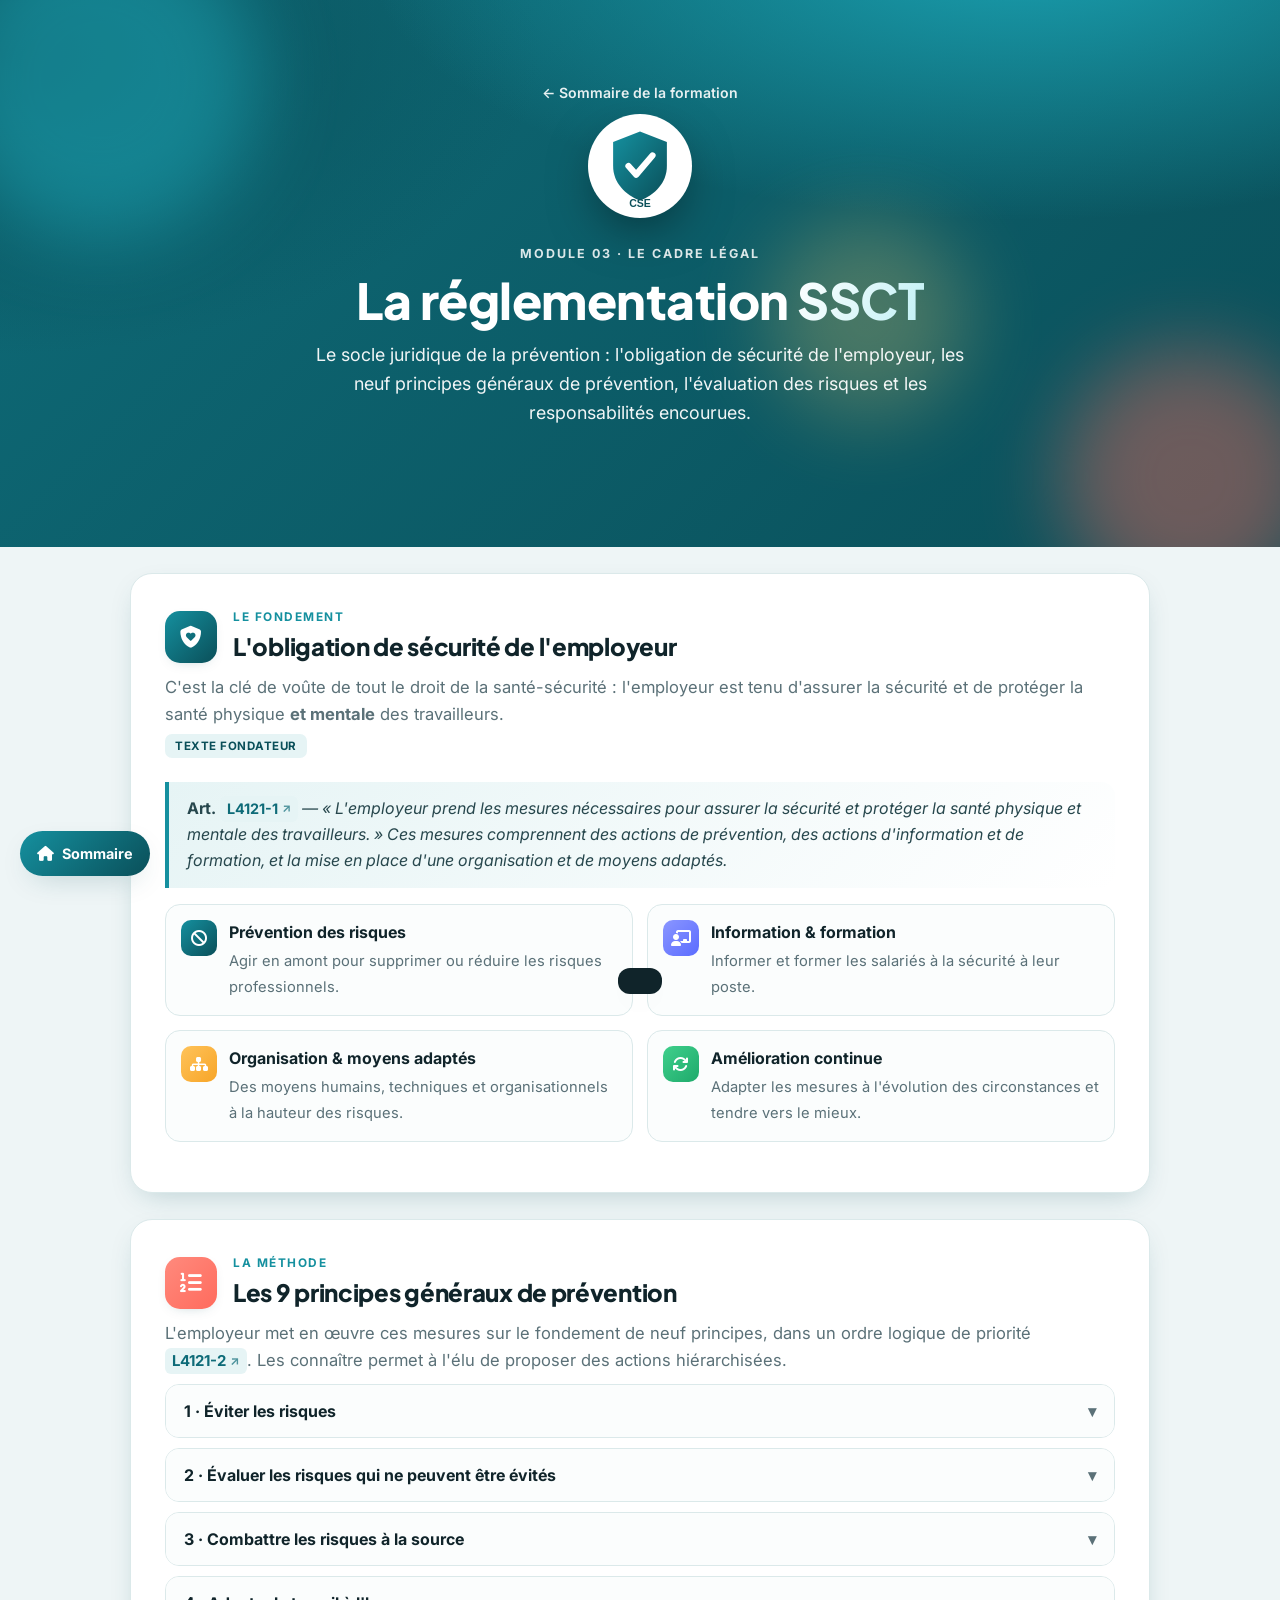
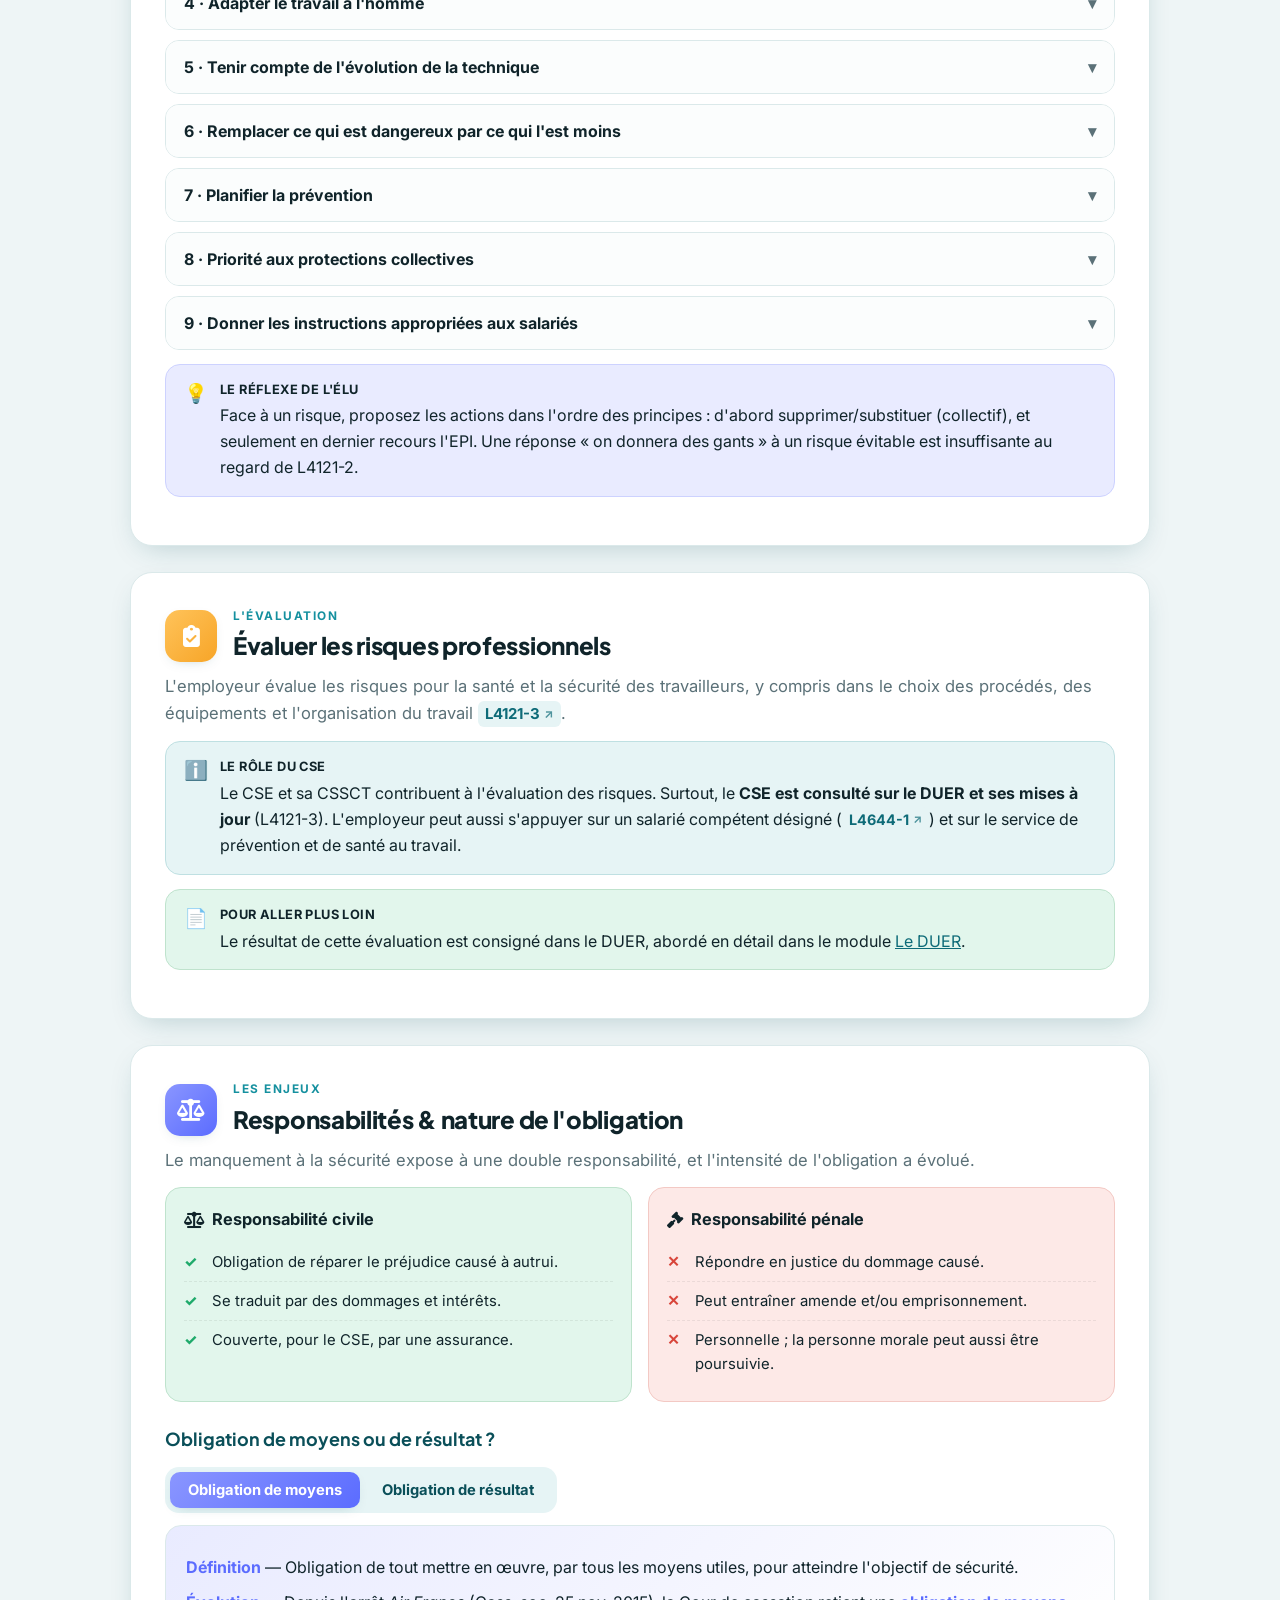
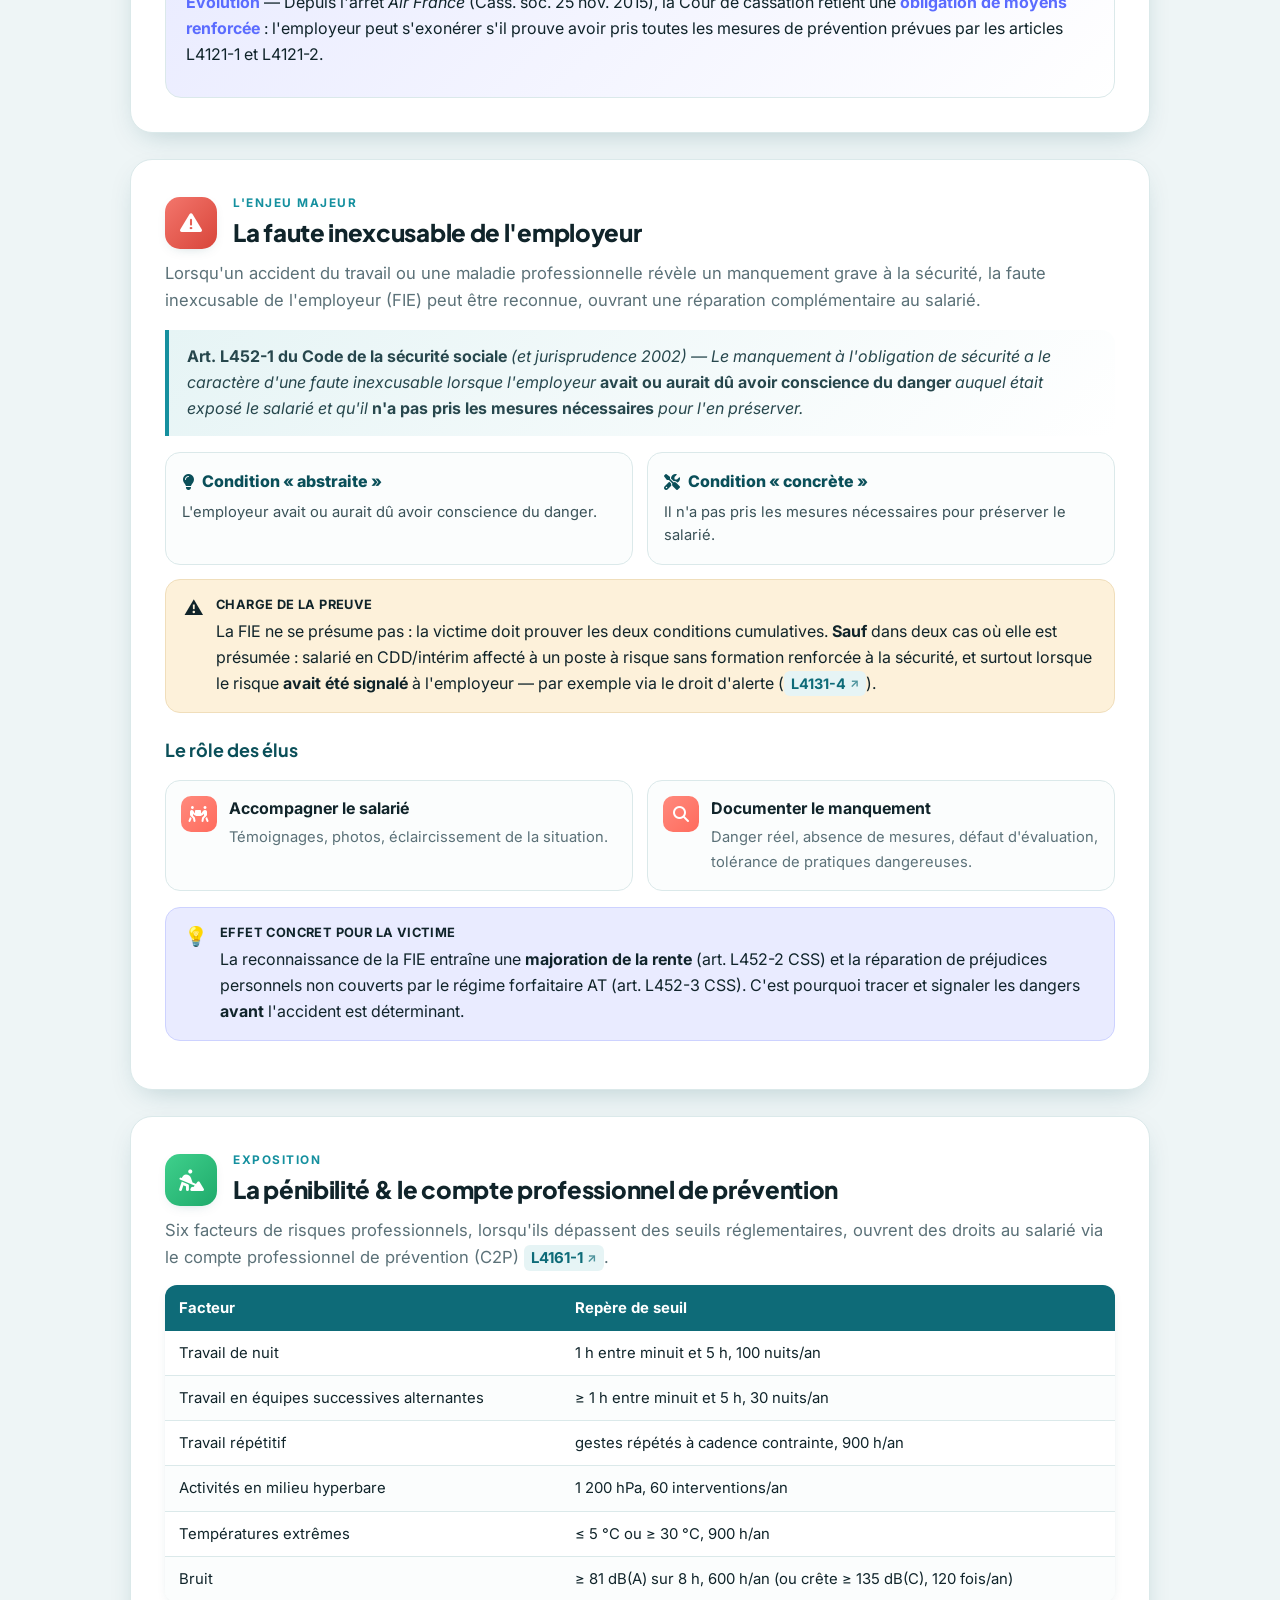
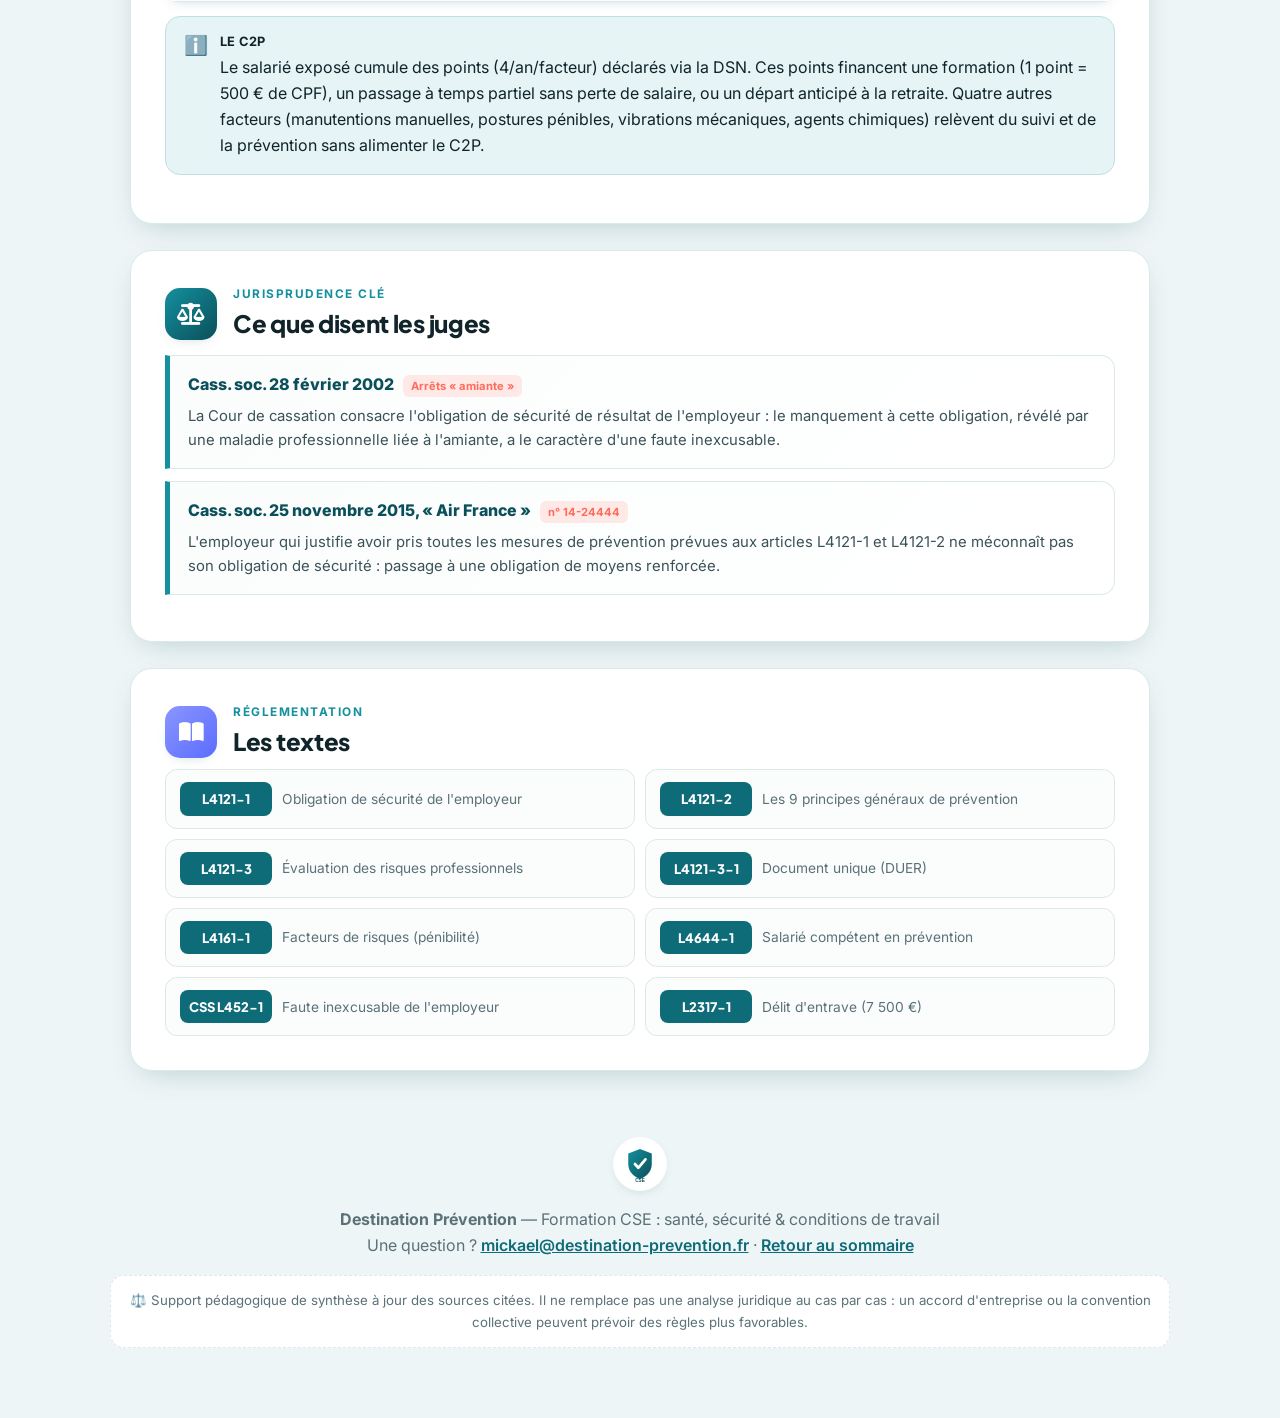
<file: reglementation.html>
<!DOCTYPE html>
<html lang="fr">
<head>
<meta charset="UTF-8">
<meta name="viewport" content="width=device-width, initial-scale=1.0">
<meta name="robots" content="noindex,nofollow,noarchive">
<title>La réglementation SSCT — Formation CSE SSCT · Destination Prévention</title>
<link rel="icon" href="logo.svg">
<link rel="preconnect" href="https://fonts.googleapis.com">
<link rel="preconnect" href="https://fonts.gstatic.com" crossorigin>
<link href="https://fonts.googleapis.com/css2?family=Plus+Jakarta+Sans:wght@400;500;600;700;800&family=Inter:wght@400;500;600&display=swap" rel="stylesheet">
<link rel="stylesheet" href="styles.css">
<link rel="stylesheet" href="https://cdnjs.cloudflare.com/ajax/libs/font-awesome/6.5.2/css/all.min.css" referrerpolicy="no-referrer">
</head>
<body>
<div id="progress"></div>

<nav class="bar" id="nav">
  <div class="wrap">
    <a class="lg" href="index.html"><img class="mark" src="logo.svg" alt=""> Formation CSE SSCT</a>
    <div class="links">
      <a href="#obligation">Obligation de sécurité</a>
      <a href="#principes">9 principes</a>
      <a href="#evaluation">Évaluation des risques</a>
      <a href="#responsabilites">Responsabilités</a>
      <a href="#faute">Faute inexcusable</a>
      <a href="#penibilite">Pénibilité</a>
      <a href="#juri">Jurisprudence</a>
      <a href="#regl">Réglementation</a>
      <a href="outils-instances.html">En séance</a>
    </div>
  </div>
</nav>

<header class="hero">
  <div class="blob b1"></div><div class="blob b2"></div><div class="blob b3"></div>
  <div class="wrap">
    <div class="crumb"><a href="index.html">← Sommaire de la formation</a></div>
    <div class="logo-wrap"><img src="logo.svg" alt="Destination Prévention" style="width:96px;height:96px"></div>
    <span class="kick">Module 03 · Le cadre légal</span>
    <h1>La réglementation <span class="hl">SSCT</span></h1>
    <p class="sub">Le socle juridique de la prévention : l'obligation de sécurité de l'employeur, les neuf principes généraux de prévention, l'évaluation des risques et les responsabilités encourues.</p>
  </div>
</header>

<main class="wrap">

  <section id="obligation">
    <div class="sec-head">
      <div class="sec-ico t-teal"><i class="fa-solid fa-shield-heart"></i></div>
      <div><div class="kicker">Le fondement</div><h2>L'obligation de sécurité de l'employeur</h2></div>
    </div>
    <p class="lead">C'est la clé de voûte de tout le droit de la santé-sécurité : l'employeur est tenu d'assurer la sécurité et de protéger la santé physique <b>et mentale</b> des travailleurs.</p>
    <span class="chips-law">Texte fondateur</span>
    <blockquote class="art"><b>Art. <a class="lf" href="https://www.legifrance.gouv.fr/codes/article_lc/LEGIARTI000035640828" target="_blank" rel="noopener">L4121-1</a></b> — « L'employeur prend les mesures nécessaires pour assurer la sécurité et protéger la santé physique et mentale des travailleurs. » Ces mesures comprennent des actions de prévention, des actions d'information et de formation, et la mise en place d'une organisation et de moyens adaptés.</blockquote>
    <div class="feat">
      <div class="f"><div class="fi t-teal"><i class="fa-solid fa-ban"></i></div><div><b>Prévention des risques</b><span>Agir en amont pour supprimer ou réduire les risques professionnels.</span></div></div>
      <div class="f"><div class="fi t-indigo"><i class="fa-solid fa-chalkboard-user"></i></div><div><b>Information &amp; formation</b><span>Informer et former les salariés à la sécurité à leur poste.</span></div></div>
      <div class="f"><div class="fi t-amber"><i class="fa-solid fa-sitemap"></i></div><div><b>Organisation &amp; moyens adaptés</b><span>Des moyens humains, techniques et organisationnels à la hauteur des risques.</span></div></div>
      <div class="f"><div class="fi t-green"><i class="fa-solid fa-arrows-rotate"></i></div><div><b>Amélioration continue</b><span>Adapter les mesures à l'évolution des circonstances et tendre vers le mieux.</span></div></div>
    </div>
  </section>

  <section id="principes">
    <div class="sec-head">
      <div class="sec-ico t-coral"><i class="fa-solid fa-list-ol"></i></div>
      <div><div class="kicker">La méthode</div><h2>Les 9 principes généraux de prévention</h2></div>
    </div>
    <p class="lead">L'employeur met en œuvre ces mesures sur le fondement de neuf principes, dans un ordre logique de priorité <a class="lf" href="https://www.legifrance.gouv.fr/codes/article_lc/LEGIARTI000033019913" target="_blank" rel="noopener">L4121-2</a>. Les connaître permet à l'élu de proposer des actions hiérarchisées.</p>
    <div class="acc"><button>1 · Éviter les risques<span class="chev">▾</span></button><div class="body"><div class="inner"><p>Supprimer le risque ou le danger : c'est la mesure la plus efficace. Exemple : supprimer un produit chimique dangereux d'un procédé.</p></div></div></div>
    <div class="acc"><button>2 · Évaluer les risques qui ne peuvent être évités<span class="chev">▾</span></button><div class="body"><div class="inner"><p>Apprécier leur nature et leur ampleur pour définir les actions de prévention : c'est l'objet du DUER.</p></div></div></div>
    <div class="acc"><button>3 · Combattre les risques à la source<span class="chev">▾</span></button><div class="body"><div class="inner"><p>Agir le plus en amont possible, dès la conception des postes et des procédés, plutôt que de corriger après coup.</p></div></div></div>
    <div class="acc"><button>4 · Adapter le travail à l'homme<span class="chev">▾</span></button><div class="body"><div class="inner"><p>Concevoir les postes, choisir les équipements et les méthodes de travail en tenant compte de l'humain, pour limiter le travail monotone et cadencé.</p></div></div></div>
    <div class="acc"><button>5 · Tenir compte de l'évolution de la technique<span class="chev">▾</span></button><div class="body"><div class="inner"><p>Intégrer les progrès techniques qui permettent de réduire les risques.</p></div></div></div>
    <div class="acc"><button>6 · Remplacer ce qui est dangereux par ce qui l'est moins<span class="chev">▾</span></button><div class="body"><div class="inner"><p>Substituer un produit, un procédé ou un équipement dangereux par une solution moins dangereuse.</p></div></div></div>
    <div class="acc"><button>7 · Planifier la prévention<span class="chev">▾</span></button><div class="body"><div class="inner"><p>Intégrer technique, organisation, conditions de travail, relations sociales et environnement dans un ensemble cohérent (programme annuel de prévention).</p></div></div></div>
    <div class="acc"><button>8 · Priorité aux protections collectives<span class="chev">▾</span></button><div class="body"><div class="inner"><p>Donner la priorité aux mesures de protection collective ; les équipements de protection individuelle (EPI) ne viennent qu'en complément, si les protections collectives sont insuffisantes.</p></div></div></div>
    <div class="acc"><button>9 · Donner les instructions appropriées aux salariés<span class="chev">▾</span></button><div class="body"><div class="inner"><p>Informer et former clairement les travailleurs sur les risques et les consignes de sécurité.</p></div></div></div>
    <div class="note n-ex"><span class="ni">💡</span><div><span class="tag">Le réflexe de l'élu</span><p>Face à un risque, proposez les actions dans l'ordre des principes : d'abord supprimer/substituer (collectif), et seulement en dernier recours l'EPI. Une réponse « on donnera des gants » à un risque évitable est insuffisante au regard de L4121-2.</p></div></div>
  </section>

  <section id="evaluation">
    <div class="sec-head">
      <div class="sec-ico t-amber"><i class="fa-solid fa-clipboard-check"></i></div>
      <div><div class="kicker">L'évaluation</div><h2>Évaluer les risques professionnels</h2></div>
    </div>
    <p class="lead">L'employeur évalue les risques pour la santé et la sécurité des travailleurs, y compris dans le choix des procédés, des équipements et l'organisation du travail <a class="lf" href="https://www.legifrance.gouv.fr/codes/article_lc/LEGIARTI000043893923" target="_blank" rel="noopener">L4121-3</a>.</p>
    <div class="note n-info"><span class="ni">ℹ️</span><div><span class="tag">Le rôle du CSE</span><p>Le CSE et sa CSSCT contribuent à l'évaluation des risques. Surtout, le <b>CSE est consulté sur le DUER et ses mises à jour</b> (L4121-3). L'employeur peut aussi s'appuyer sur un salarié compétent désigné (<a class="lf" href="https://www.legifrance.gouv.fr/codes/article_lc/LEGIARTI000043893856" target="_blank" rel="noopener">L4644-1</a>) et sur le service de prévention et de santé au travail.</p></div></div>
    <div class="note n-ok"><span class="ni">📄</span><div><span class="tag">Pour aller plus loin</span><p>Le résultat de cette évaluation est consigné dans le DUER, abordé en détail dans le module <a href="duer.html">Le DUER</a>.</p></div></div>
  </section>

  <section id="responsabilites">
    <div class="sec-head">
      <div class="sec-ico t-indigo"><i class="fa-solid fa-scale-balanced"></i></div>
      <div><div class="kicker">Les enjeux</div><h2>Responsabilités &amp; nature de l'obligation</h2></div>
    </div>
    <p class="lead">Le manquement à la sécurité expose à une double responsabilité, et l'intensité de l'obligation a évolué.</p>
    <div class="dd">
      <div class="col can"><h4><i class="fa-solid fa-scale-balanced"></i> Responsabilité civile</h4><ul>
        <li>Obligation de réparer le préjudice causé à autrui.</li>
        <li>Se traduit par des dommages et intérêts.</li>
        <li>Couverte, pour le CSE, par une assurance.</li>
      </ul></div>
      <div class="col cant"><h4><i class="fa-solid fa-gavel"></i> Responsabilité pénale</h4><ul>
        <li>Répondre en justice du dommage causé.</li>
        <li>Peut entraîner amende et/ou emprisonnement.</li>
        <li>Personnelle ; la personne morale peut aussi être poursuivie.</li>
      </ul></div>
    </div>
    <h3 class="sub">Obligation de moyens ou de résultat ?</h3>
    <div class="seg" data-group="obl">
      <button data-k="a" class="on">Obligation de moyens</button>
      <button data-k="b">Obligation de résultat</button>
    </div>
    <div class="panel a show" data-group="obl" data-k="a">
      <div class="kv"><b>Définition</b> — Obligation de tout mettre en œuvre, par tous les moyens utiles, pour atteindre l'objectif de sécurité.</div>
      <div class="kv"><b>Évolution</b> — Depuis l'arrêt <i>Air France</i> (Cass. soc. 25 nov. 2015), la Cour de cassation retient une <b>obligation de moyens renforcée</b> : l'employeur peut s'exonérer s'il prouve avoir pris toutes les mesures de prévention prévues par les articles L4121-1 et L4121-2.</div>
    </div>
    <div class="panel b" data-group="obl" data-k="b">
      <div class="kv"><b>Définition</b> — Obligation d'atteindre un résultat déterminé : l'absence d'atteinte suffit à engager la responsabilité.</div>
      <div class="kv"><b>Origine</b> — Posée par les arrêts « amiante » (Cass. soc. 28 févr. 2002), elle a longtemps été appliquée strictement avant d'évoluer vers une obligation de moyens renforcée.</div>
    </div>
  </section>

  <section id="faute">
    <div class="sec-head">
      <div class="sec-ico t-red"><i class="fa-solid fa-triangle-exclamation"></i></div>
      <div><div class="kicker">L'enjeu majeur</div><h2>La faute inexcusable de l'employeur</h2></div>
    </div>
    <p class="lead">Lorsqu'un accident du travail ou une maladie professionnelle révèle un manquement grave à la sécurité, la faute inexcusable de l'employeur (FIE) peut être reconnue, ouvrant une réparation complémentaire au salarié.</p>
    <blockquote class="art"><b>Art. L452-1 du Code de la sécurité sociale</b> (et jurisprudence 2002) — Le manquement à l'obligation de sécurité a le caractère d'une faute inexcusable lorsque l'employeur <b>avait ou aurait dû avoir conscience du danger</b> auquel était exposé le salarié et qu'il <b>n'a pas pris les mesures nécessaires</b> pour l'en préserver.</blockquote>
    <div class="duo">
      <div class="mini"><div class="h"><i class="fa-solid fa-lightbulb"></i> Condition « abstraite »</div><div class="b">L'employeur avait ou aurait dû avoir conscience du danger.</div></div>
      <div class="mini"><div class="h"><i class="fa-solid fa-screwdriver-wrench"></i> Condition « concrète »</div><div class="b">Il n'a pas pris les mesures nécessaires pour préserver le salarié.</div></div>
    </div>
    <div class="note n-warn"><span class="ni">⚠️</span><div><span class="tag">Charge de la preuve</span><p>La FIE ne se présume pas : la victime doit prouver les deux conditions cumulatives. <b>Sauf</b> dans deux cas où elle est présumée : salarié en CDD/intérim affecté à un poste à risque sans formation renforcée à la sécurité, et surtout lorsque le risque <b>avait été signalé</b> à l'employeur — par exemple via le droit d'alerte (<a class="lf" href="https://www.legifrance.gouv.fr/codes/article_lc/LEGIARTI000035653293" target="_blank" rel="noopener">L4131-4</a>).</p></div></div>
    <h3 class="sub">Le rôle des élus</h3>
    <div class="feat">
      <div class="f"><div class="fi t-coral"><i class="fa-solid fa-people-carry-box"></i></div><div><b>Accompagner le salarié</b><span>Témoignages, photos, éclaircissement de la situation.</span></div></div>
      <div class="f"><div class="fi t-coral"><i class="fa-solid fa-magnifying-glass"></i></div><div><b>Documenter le manquement</b><span>Danger réel, absence de mesures, défaut d'évaluation, tolérance de pratiques dangereuses.</span></div></div>
    </div>
    <div class="note n-ex"><span class="ni">💡</span><div><span class="tag">Effet concret pour la victime</span><p>La reconnaissance de la FIE entraîne une <b>majoration de la rente</b> (art. L452-2 CSS) et la réparation de préjudices personnels non couverts par le régime forfaitaire AT (art. L452-3 CSS). C'est pourquoi tracer et signaler les dangers <b>avant</b> l'accident est déterminant.</p></div></div>
  </section>

  <section id="penibilite">
    <div class="sec-head">
      <div class="sec-ico t-green"><i class="fa-solid fa-person-digging"></i></div>
      <div><div class="kicker">Exposition</div><h2>La pénibilité &amp; le compte professionnel de prévention</h2></div>
    </div>
    <p class="lead">Six facteurs de risques professionnels, lorsqu'ils dépassent des seuils réglementaires, ouvrent des droits au salarié via le compte professionnel de prévention (C2P) <a class="lf" href="https://www.legifrance.gouv.fr/codes/article_lc/LEGIARTI000035640694" target="_blank" rel="noopener">L4161-1</a>.</p>
    <table class="tbl">
      <thead><tr><th>Facteur</th><th>Repère de seuil</th></tr></thead>
      <tbody>
        <tr><td>Travail de nuit</td><td>1 h entre minuit et 5 h, 100 nuits/an</td></tr>
        <tr><td>Travail en équipes successives alternantes</td><td>≥ 1 h entre minuit et 5 h, 30 nuits/an</td></tr>
        <tr><td>Travail répétitif</td><td>gestes répétés à cadence contrainte, 900 h/an</td></tr>
        <tr><td>Activités en milieu hyperbare</td><td>1 200 hPa, 60 interventions/an</td></tr>
        <tr><td>Températures extrêmes</td><td>≤ 5 °C ou ≥ 30 °C, 900 h/an</td></tr>
        <tr><td>Bruit</td><td>≥ 81 dB(A) sur 8 h, 600 h/an (ou crête ≥ 135 dB(C), 120 fois/an)</td></tr>
      </tbody>
    </table>
    <div class="note n-info"><span class="ni">ℹ️</span><div><span class="tag">Le C2P</span><p>Le salarié exposé cumule des points (4/an/facteur) déclarés via la DSN. Ces points financent une formation (1 point = 500 € de CPF), un passage à temps partiel sans perte de salaire, ou un départ anticipé à la retraite. Quatre autres facteurs (manutentions manuelles, postures pénibles, vibrations mécaniques, agents chimiques) relèvent du suivi et de la prévention sans alimenter le C2P.</p></div></div>
  </section>

  <section id="juri">
    <div class="sec-head">
      <div class="sec-ico t-teal"><i class="fa-solid fa-scale-balanced"></i></div>
      <div><div class="kicker">Jurisprudence clé</div><h2>Ce que disent les juges</h2></div>
    </div>
    <div class="juri"><div class="jt">Cass. soc. 28 février 2002 <span class="jp">Arrêts « amiante »</span></div><p>La Cour de cassation consacre l'obligation de sécurité de résultat de l'employeur : le manquement à cette obligation, révélé par une maladie professionnelle liée à l'amiante, a le caractère d'une faute inexcusable.</p></div>
    <div class="juri"><div class="jt">Cass. soc. 25 novembre 2015, « Air France » <span class="jp">n° 14-24444</span></div><p>L'employeur qui justifie avoir pris toutes les mesures de prévention prévues aux articles L4121-1 et L4121-2 ne méconnaît pas son obligation de sécurité : passage à une obligation de moyens renforcée.</p></div>
  </section>

  <section id="regl">
    <div class="sec-head">
      <div class="sec-ico t-indigo"><i class="fa-solid fa-book-open"></i></div>
      <div><div class="kicker">Réglementation</div><h2>Les textes</h2></div>
    </div>
    <div class="regl">
      <a href="https://www.legifrance.gouv.fr/codes/article_lc/LEGIARTI000035640828" target="_blank" rel="noopener"><span class="code">L4121-1</span><span>Obligation de sécurité de l'employeur</span></a>
      <a href="https://www.legifrance.gouv.fr/codes/article_lc/LEGIARTI000033019913" target="_blank" rel="noopener"><span class="code">L4121-2</span><span>Les 9 principes généraux de prévention</span></a>
      <a href="https://www.legifrance.gouv.fr/codes/article_lc/LEGIARTI000043893923" target="_blank" rel="noopener"><span class="code">L4121-3</span><span>Évaluation des risques professionnels</span></a>
      <a href="https://www.legifrance.gouv.fr/codes/article_lc/LEGIARTI000043893919" target="_blank" rel="noopener"><span class="code">L4121-3-1</span><span>Document unique (DUER)</span></a>
      <a href="https://www.legifrance.gouv.fr/codes/article_lc/LEGIARTI000035640694" target="_blank" rel="noopener"><span class="code">L4161-1</span><span>Facteurs de risques (pénibilité)</span></a>
      <a href="https://www.legifrance.gouv.fr/codes/article_lc/LEGIARTI000043893856" target="_blank" rel="noopener"><span class="code">L4644-1</span><span>Salarié compétent en prévention</span></a>
      <a href="https://www.legifrance.gouv.fr/codes/article_lc/LEGIARTI000006743112" target="_blank" rel="noopener"><span class="code">CSS L452-1</span><span>Faute inexcusable de l'employeur</span></a>
      <a href="https://www.legifrance.gouv.fr/codes/article_lc/LEGIARTI000035634273" target="_blank" rel="noopener"><span class="code">L2317-1</span><span>Délit d'entrave (7 500 €)</span></a>
    </div>
  </section>

</main>

<footer>
  <div class="fmark"><img src="logo.svg" alt="" style="width:42px;height:42px"></div>
  <p><b>Destination Prévention</b> — Formation CSE : santé, sécurité &amp; conditions de travail<br>
  Une question ? <a href="mailto:mickael@destination-prevention.fr">mickael@destination-prevention.fr</a> · <a href="index.html">Retour au sommaire</a></p>
  <div class="disc">⚖️ Support pédagogique de synthèse à jour des sources citées. Il ne remplace pas une analyse juridique au cas par cas : un accord d'entreprise ou la convention collective peuvent prévoir des règles plus favorables.</div>
</footer>

<div id="toast"></div>
<button class="btt" id="btt" aria-label="Revenir en haut">↑</button>
<script src="app.js"></script>
</body>
</html>
</file>
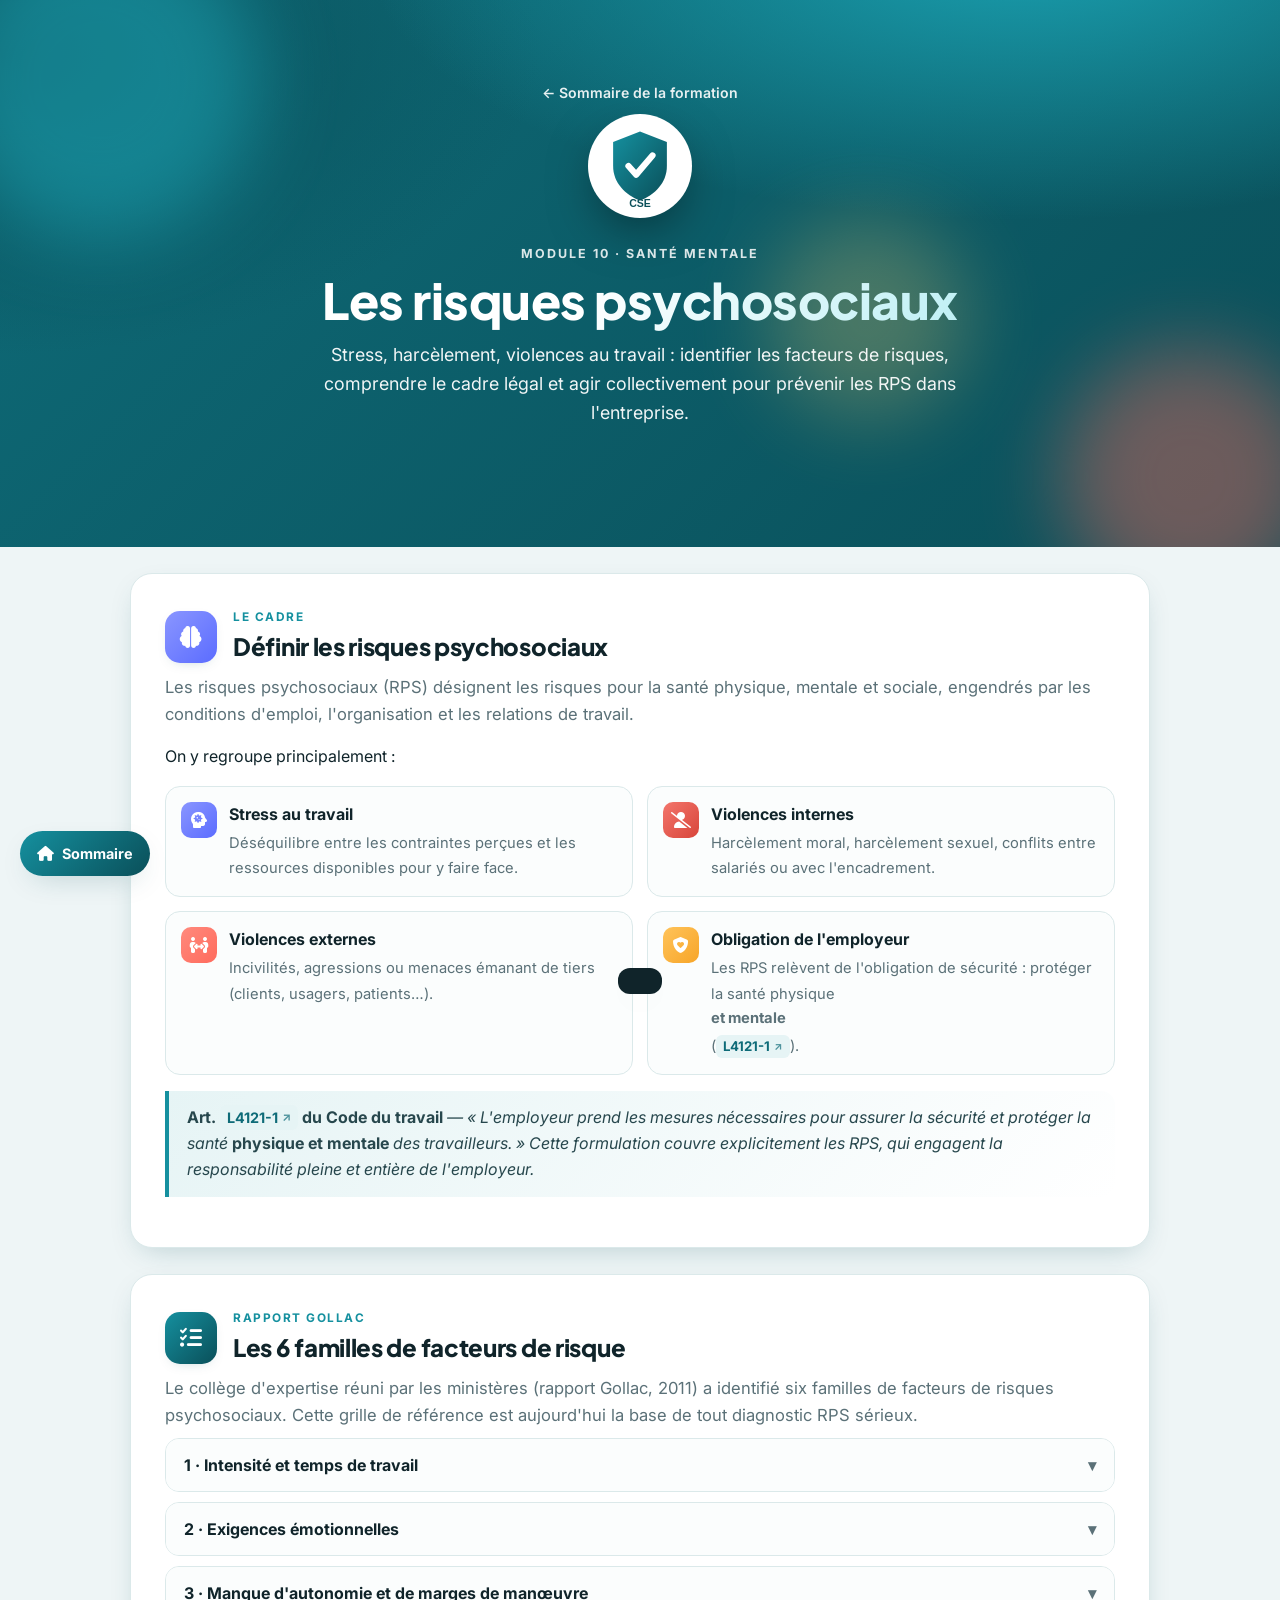
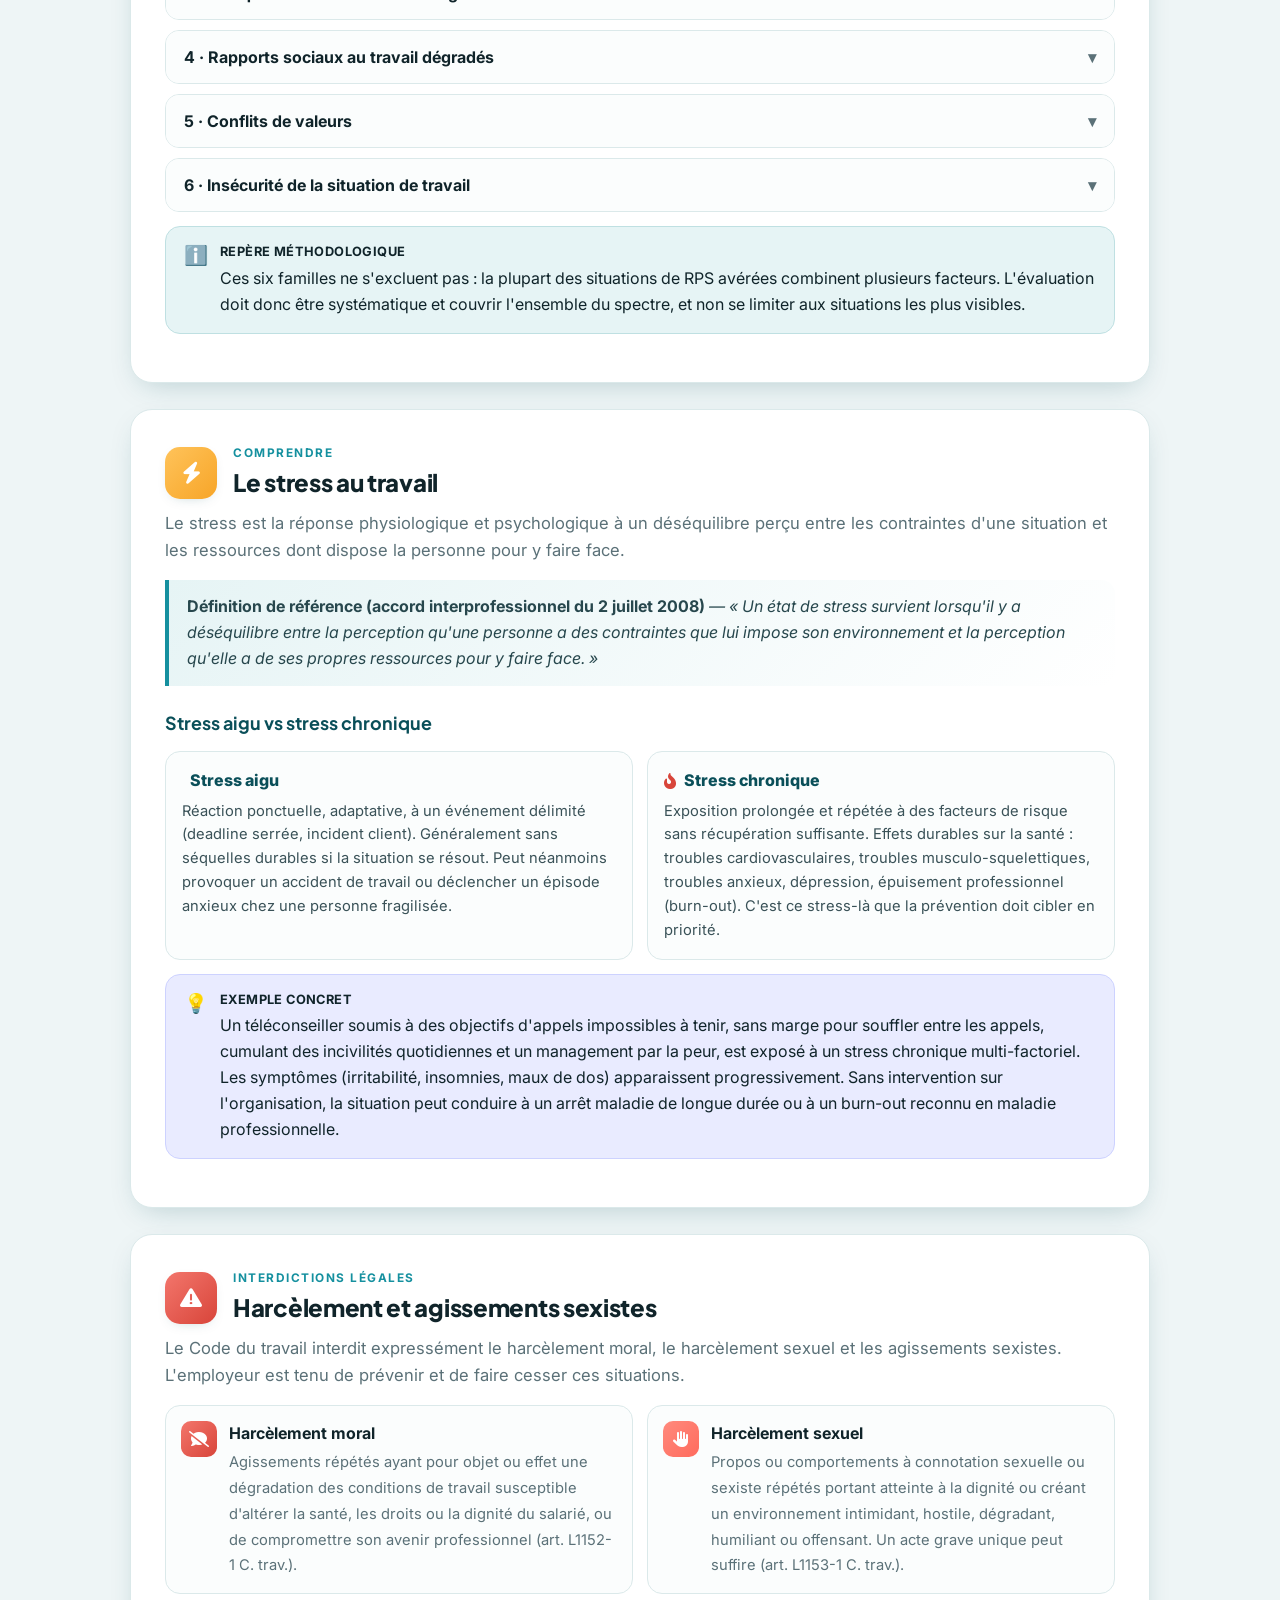
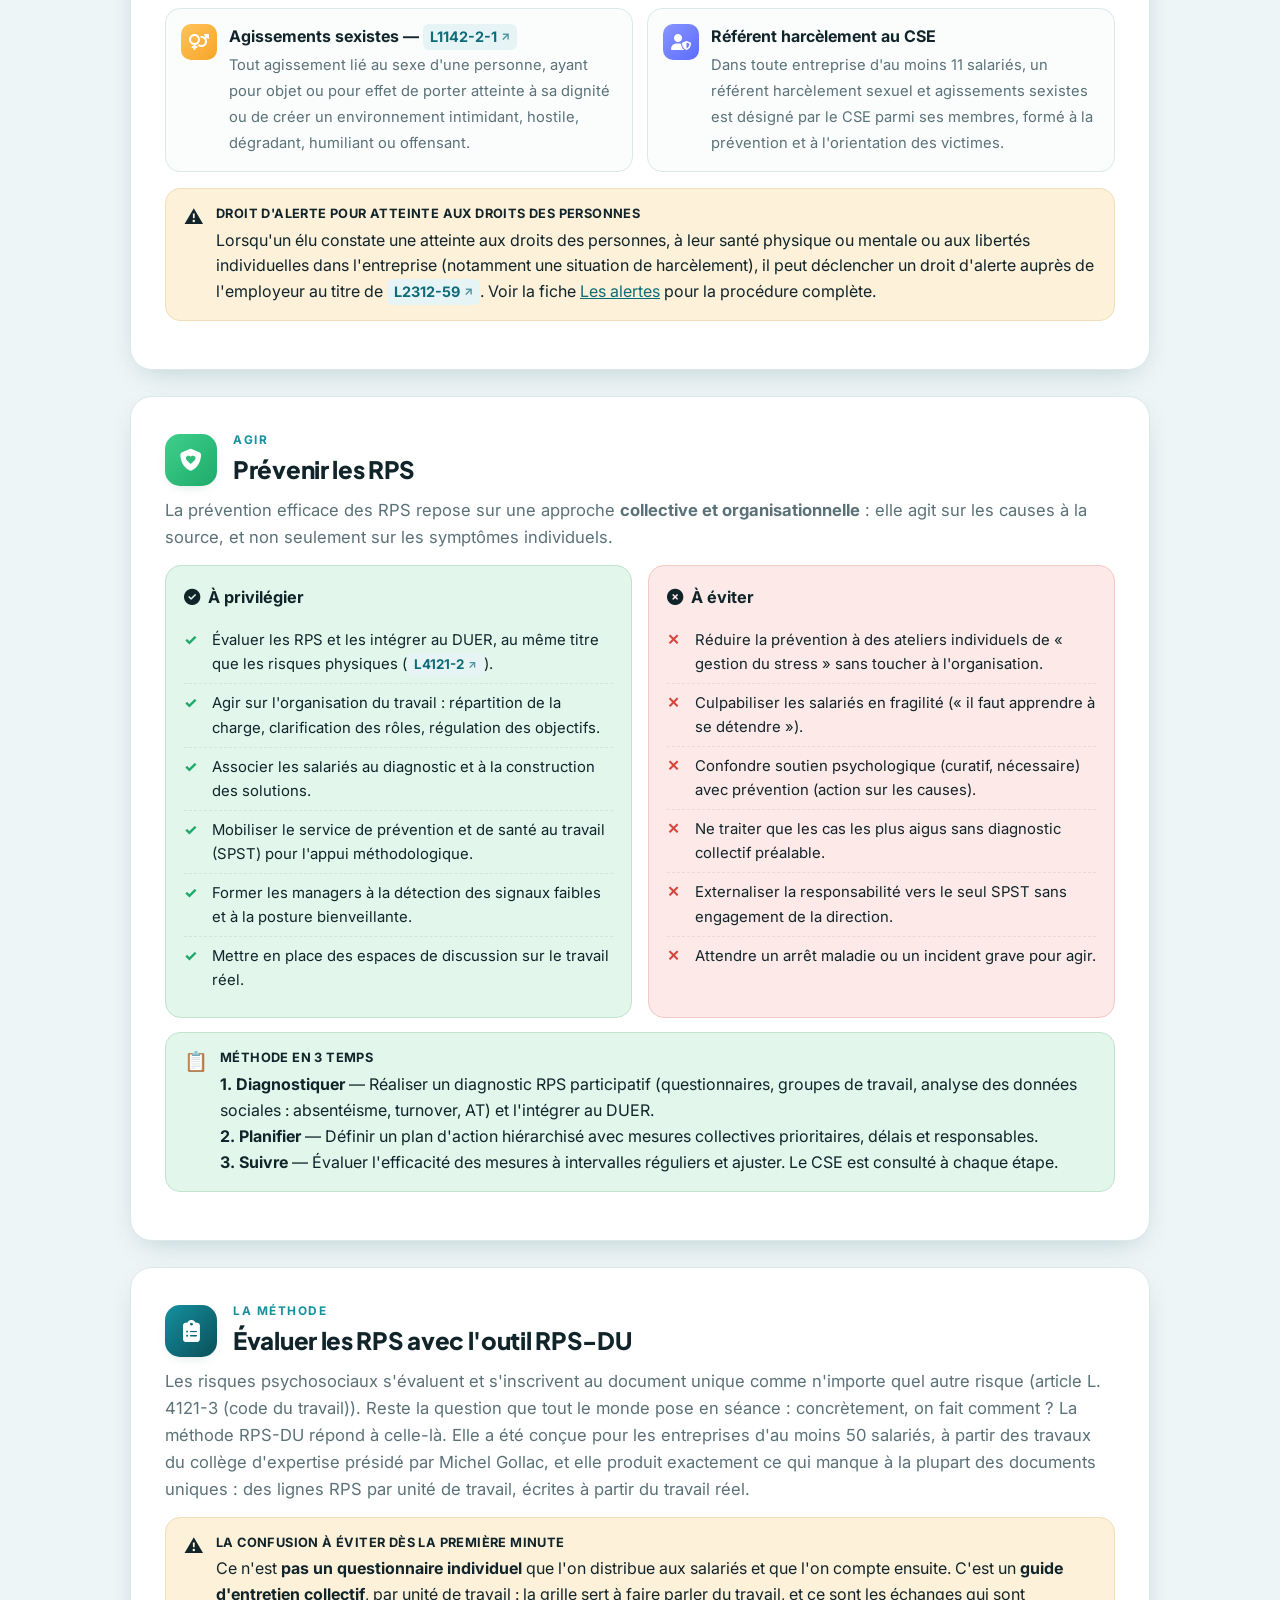
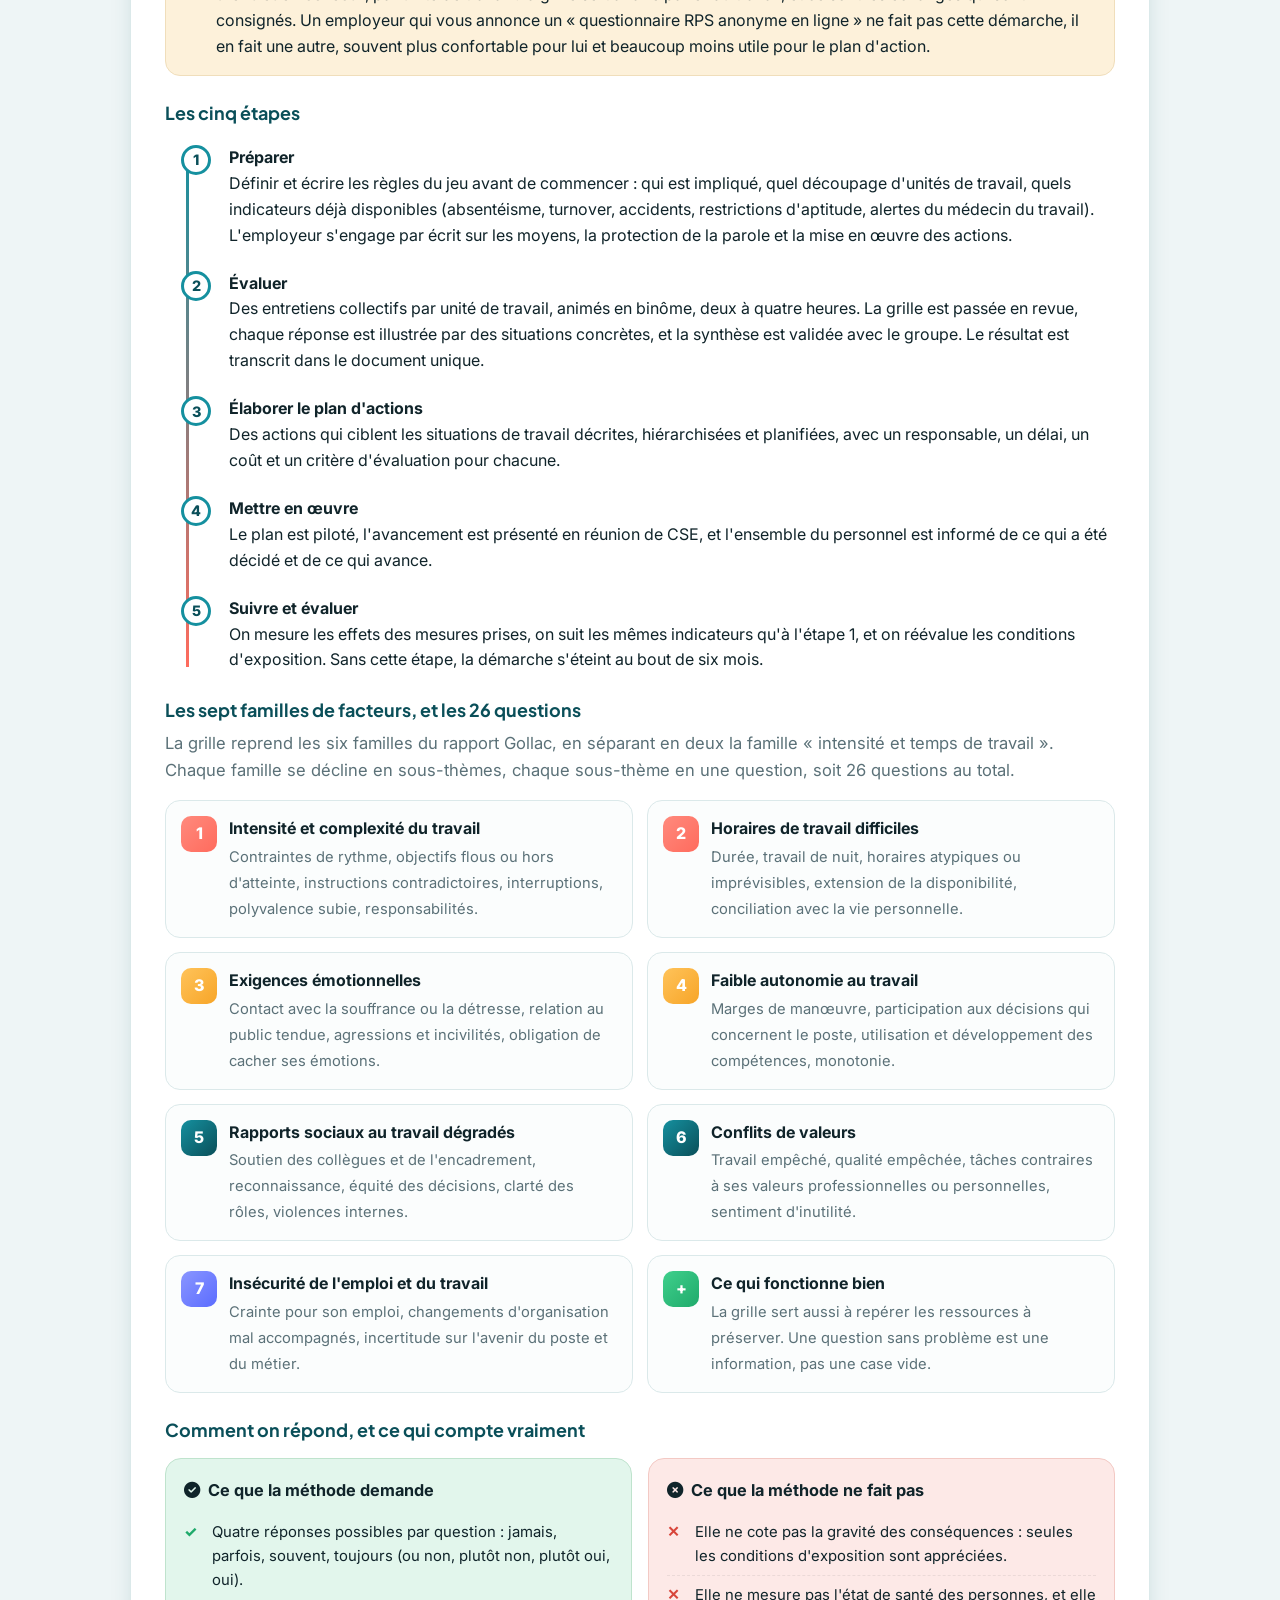
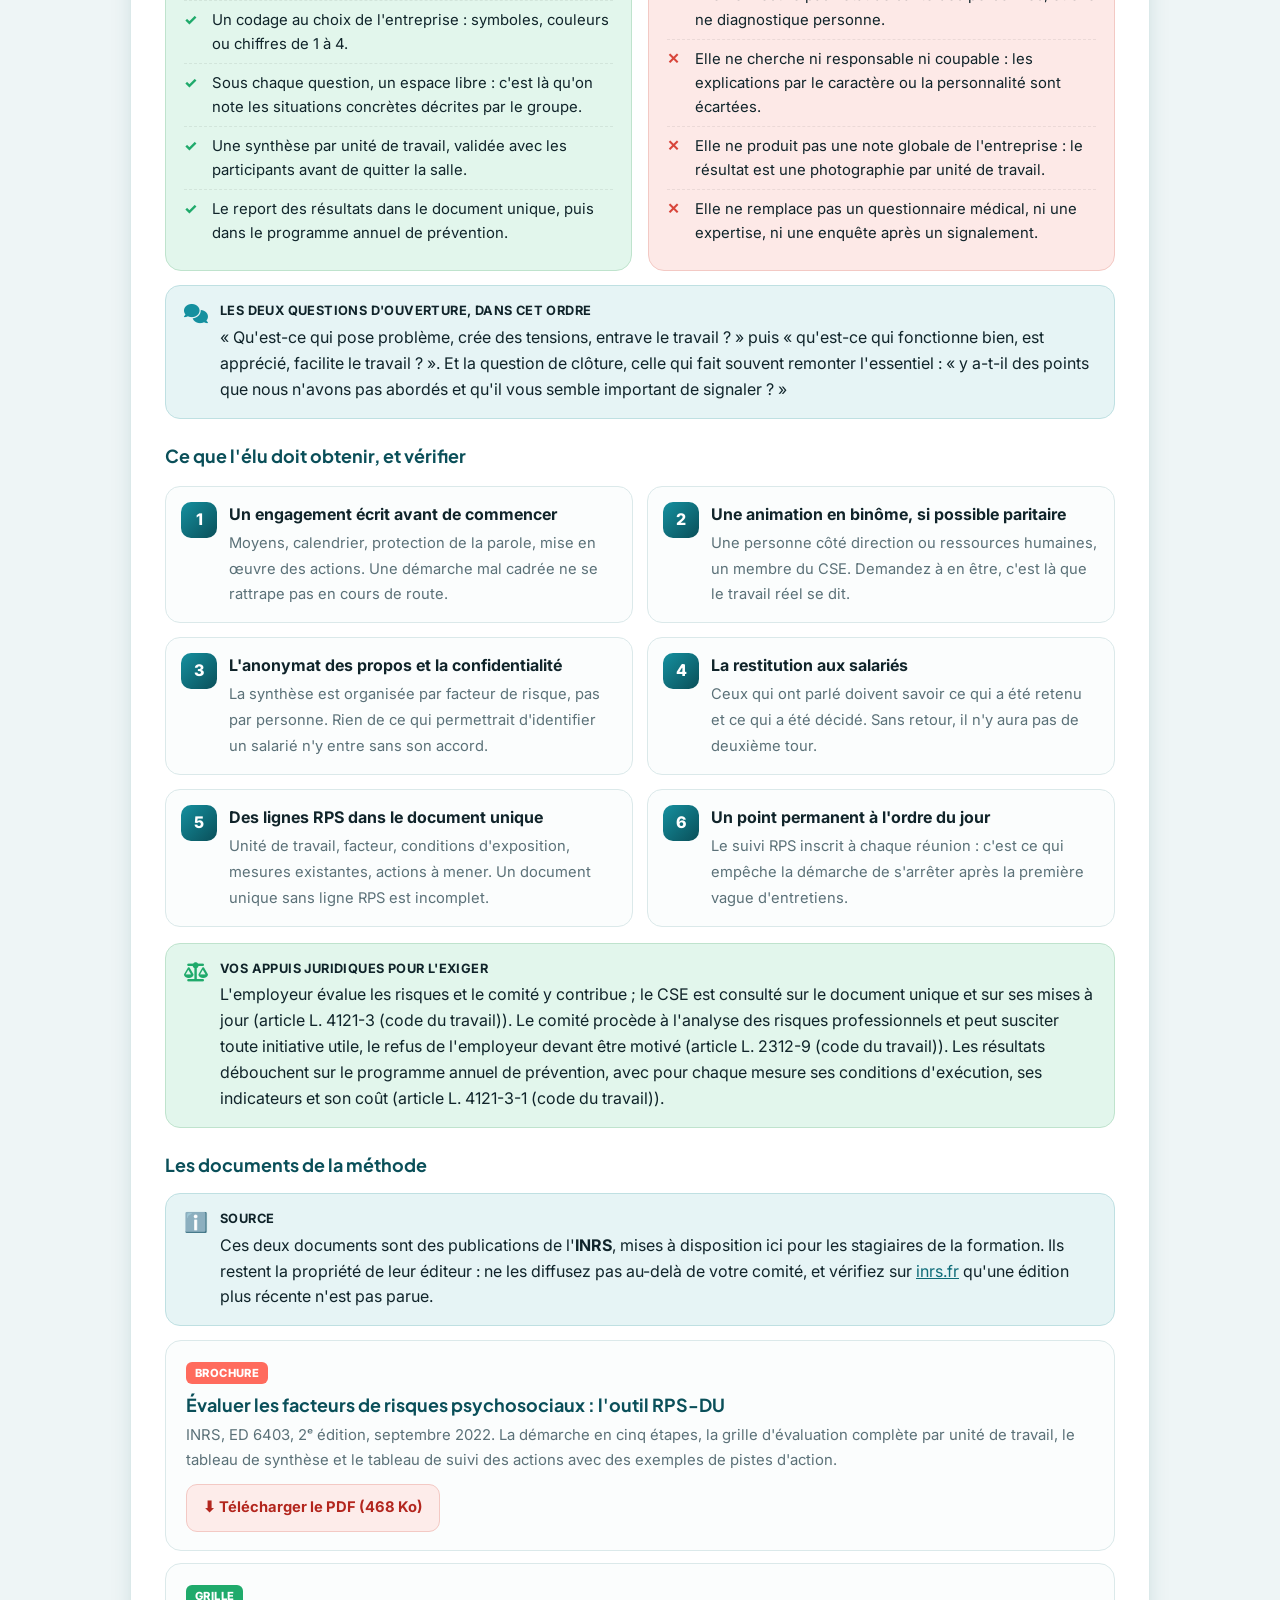
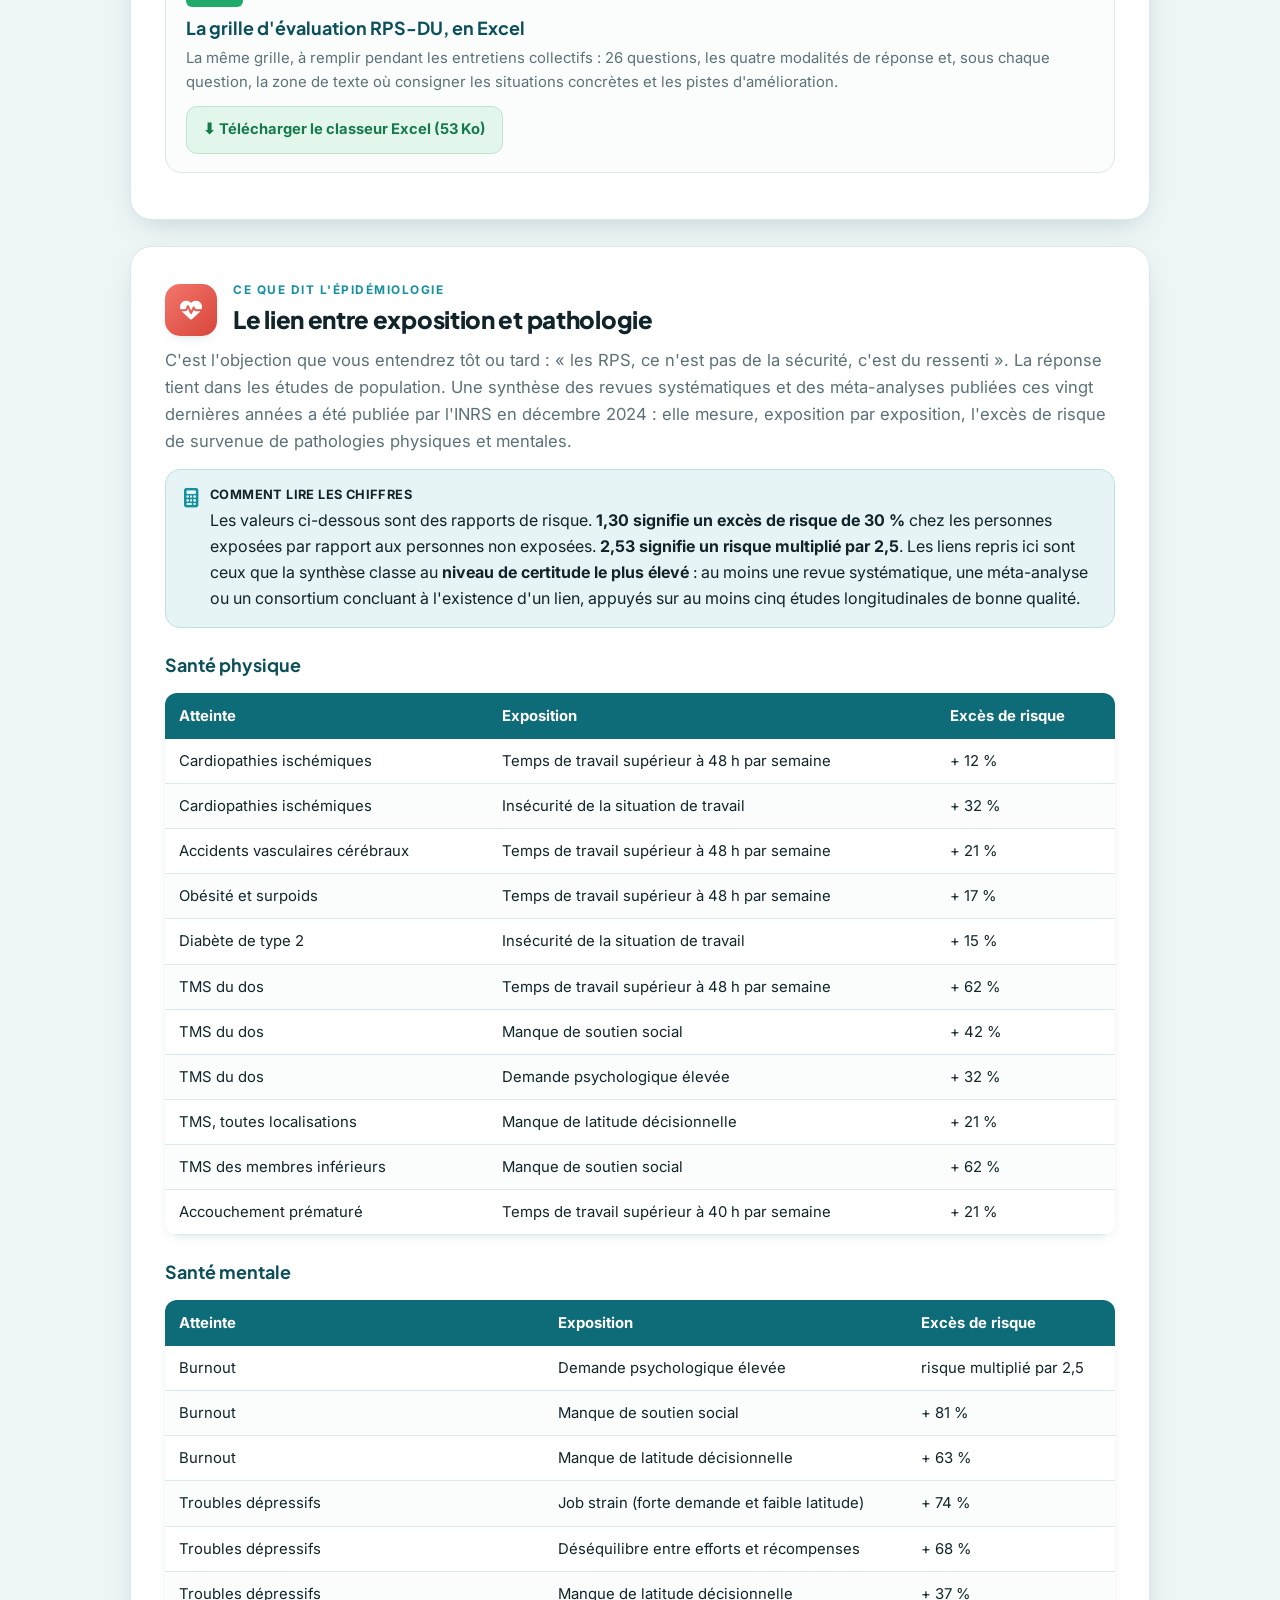
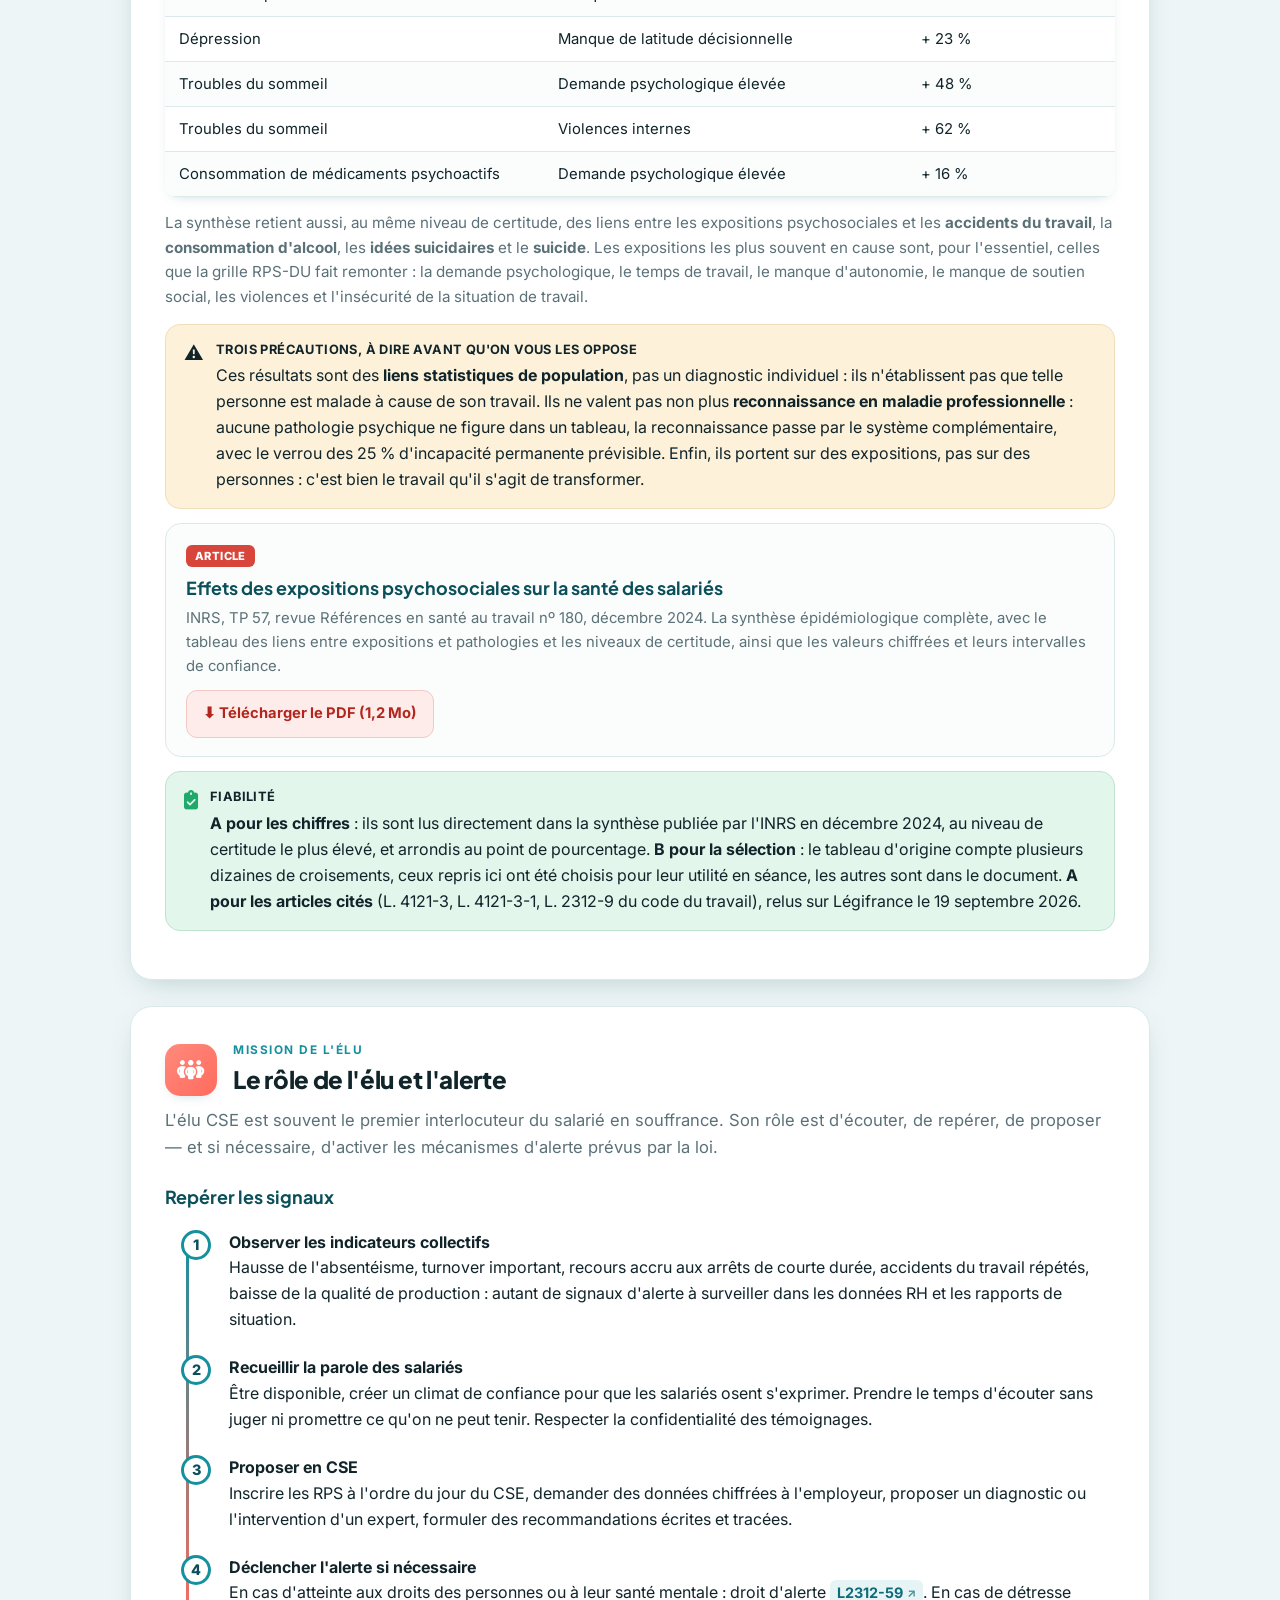
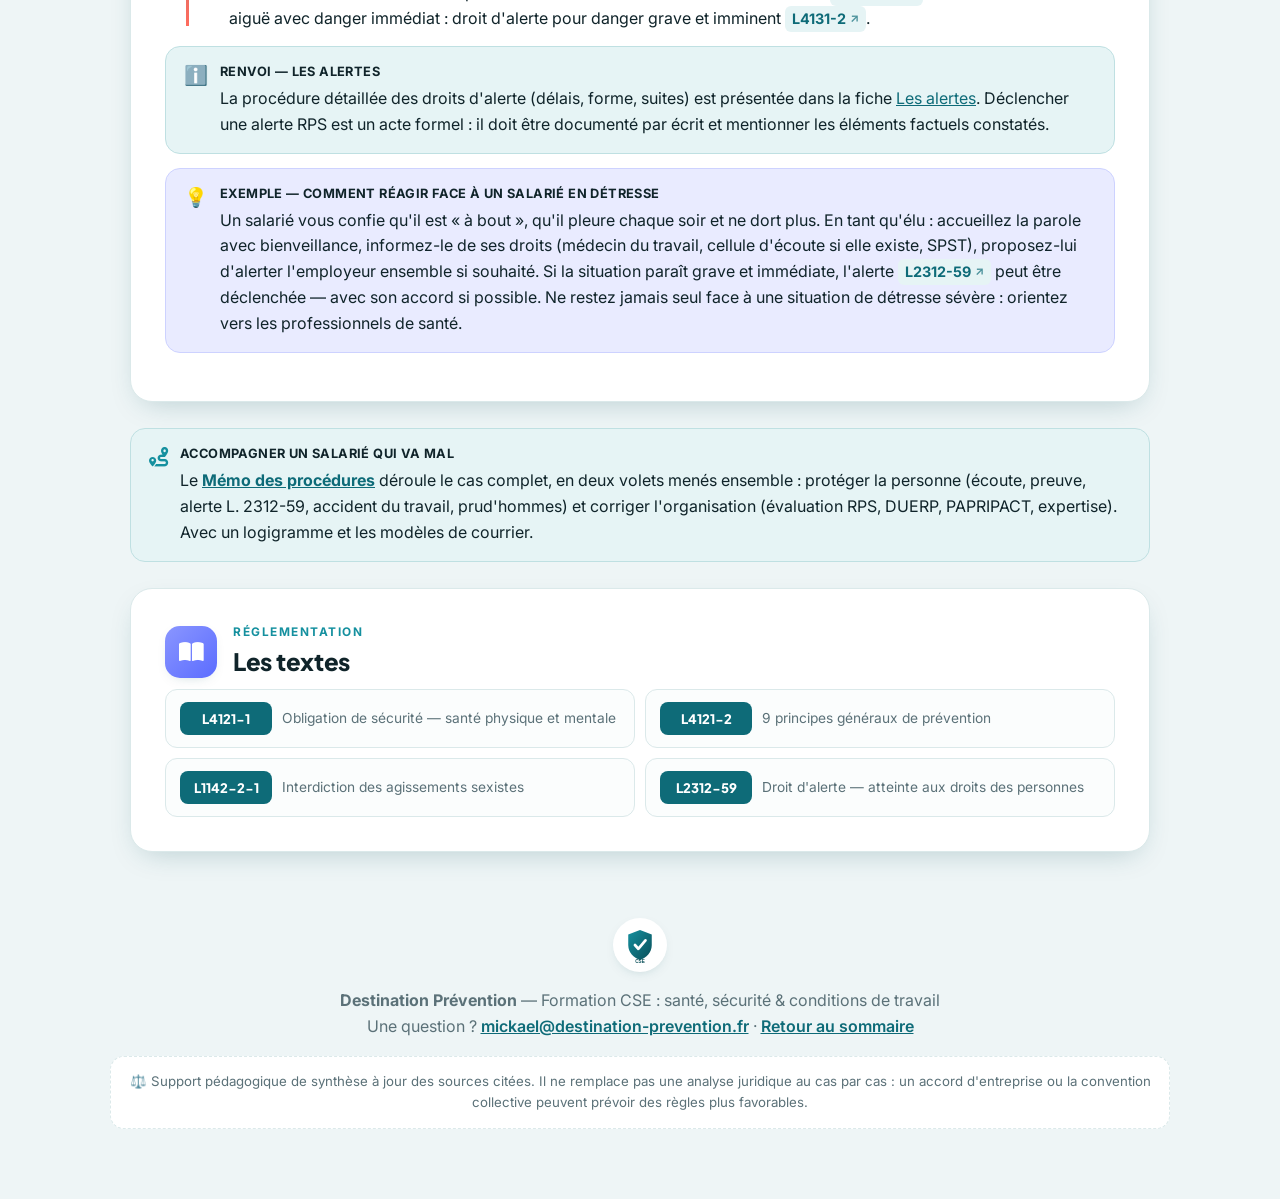
<file: rps.html>
<!DOCTYPE html>

<html lang="fr">
<head>
<meta charset="utf-8"/>
<meta content="width=device-width, initial-scale=1.0" name="viewport"/>
<title>Les risques psychosociaux — Formation CSE SSCT · Destination Prévention</title>
<link href="logo.svg" rel="icon"/>
<link href="https://fonts.googleapis.com" rel="preconnect"/>
<link crossorigin="" href="https://fonts.gstatic.com" rel="preconnect"/>
<link href="https://fonts.googleapis.com/css2?family=Plus+Jakarta+Sans:wght@400;500;600;700;800&amp;family=Inter:wght@400;500;600&amp;display=swap" rel="stylesheet"/>
<link href="styles.css" rel="stylesheet"/>
<link href="https://cdnjs.cloudflare.com/ajax/libs/font-awesome/6.5.2/css/all.min.css" referrerpolicy="no-referrer" rel="stylesheet"/>
<style>
.dl{display:flex;flex-wrap:wrap;gap:10px;margin-top:12px}
.dl a{display:inline-flex;align-items:center;gap:8px;text-decoration:none;font-weight:700;font-size:.92rem;border-radius:11px;padding:11px 16px;transition:.18s;border:1px solid var(--line)}
.dl a.pdf{background:#fdecea;color:#b3261e;border-color:#f3c9c4}
.dl a:hover{transform:translateY(-2px);box-shadow:var(--shadow-sm)}
.docrow{border:1px solid var(--line);border-radius:16px;padding:18px 20px;margin:12px 0;background:#fbfdfd}
.docrow h3{margin:0 0 4px;color:var(--teal-d);font-size:1.12rem}
.docrow p{margin:0;color:var(--muted);font-size:.93rem}
.pill{display:inline-block;font-size:.7rem;font-weight:800;letter-spacing:.4px;text-transform:uppercase;color:#fff;border-radius:6px;padding:2px 9px;margin-bottom:6px;background:var(--coral)}
</style>
</head>
<body>
<div id="progress"></div>
<nav class="bar" id="nav">
<div class="wrap">
<a class="lg" href="index.html"><img alt="" class="mark" src="logo.svg"/> Formation CSE SSCT</a>
<div class="links">
<a href="#definition">Définir les RPS</a>
<a href="#facteurs">6 familles Gollac</a>
<a href="#stress">Stress au travail</a>
<a href="#harcelement">Harcèlement</a>
<a href="#prevention">Prévenir les RPS</a>
      <a href="#rps-du">Méthode RPS-DU</a>
      <a href="#sante">Exposition et santé</a>
<a href="#role-elu">Rôle de l'élu</a>
<a href="#regl">Réglementation</a>
      <a href="outils-instances.html">En séance</a>
    </div>
</div>
</nav>
<header class="hero">
<div class="blob b1"></div><div class="blob b2"></div><div class="blob b3"></div>
<div class="wrap">
<div class="crumb"><a href="index.html">← Sommaire de la formation</a></div>
<div class="logo-wrap"><img alt="Destination Prévention" src="logo.svg" style="width:96px;height:96px"/></div>
<span class="kick">Module 10 · Santé mentale</span>
<h1>Les risques <span class="hl">psychosociaux</span></h1>
<p class="sub">Stress, harcèlement, violences au travail : identifier les facteurs de risques, comprendre le cadre légal et agir collectivement pour prévenir les RPS dans l'entreprise.</p>
</div>
</header>
<main class="wrap">
<section id="definition">
<div class="sec-head">
<div class="sec-ico t-indigo"><i class="fa-solid fa-brain"></i></div>
<div><div class="kicker">Le cadre</div><h2>Définir les risques psychosociaux</h2></div>
</div>
<p class="lead">Les risques psychosociaux (RPS) désignent les risques pour la santé physique, mentale et sociale, engendrés par les conditions d'emploi, l'organisation et les relations de travail.</p>
<p>On y regroupe principalement :</p>
<div class="feat">
<div class="f"><div class="fi t-indigo"><i class="fa-solid fa-head-side-virus"></i></div><div><b>Stress au travail</b><span>Déséquilibre entre les contraintes perçues et les ressources disponibles pour y faire face.</span></div></div>
<div class="f"><div class="fi t-red"><i class="fa-solid fa-user-slash"></i></div><div><b>Violences internes</b><span>Harcèlement moral, harcèlement sexuel, conflits entre salariés ou avec l'encadrement.</span></div></div>
<div class="f"><div class="fi t-coral"><i class="fa-solid fa-people-arrows"></i></div><div><b>Violences externes</b><span>Incivilités, agressions ou menaces émanant de tiers (clients, usagers, patients…).</span></div></div>
<div class="f"><div class="fi t-amber"><i class="fa-solid fa-shield-heart"></i></div><div><b>Obligation de l'employeur</b><span>Les RPS relèvent de l'obligation de sécurité : protéger la santé physique <b>et mentale</b> (<a class="lf" href="https://www.legifrance.gouv.fr/codes/article_lc/LEGIARTI000035640828" rel="noopener" target="_blank">L4121-1</a>).</span></div></div>
</div>
<blockquote class="art"><b>Art. <a class="lf" href="https://www.legifrance.gouv.fr/codes/article_lc/LEGIARTI000035640828" rel="noopener" target="_blank">L4121-1</a> du Code du travail</b> — « L'employeur prend les mesures nécessaires pour assurer la sécurité et protéger la santé <b>physique et mentale</b> des travailleurs. » Cette formulation couvre explicitement les RPS, qui engagent la responsabilité pleine et entière de l'employeur.</blockquote>
</section>
<section id="facteurs">
<div class="sec-head">
<div class="sec-ico t-teal"><i class="fa-solid fa-list-check"></i></div>
<div><div class="kicker">Rapport Gollac</div><h2>Les 6 familles de facteurs de risque</h2></div>
</div>
<p class="lead">Le collège d'expertise réuni par les ministères (rapport Gollac, 2011) a identifié six familles de facteurs de risques psychosociaux. Cette grille de référence est aujourd'hui la base de tout diagnostic RPS sérieux.</p>
<div class="acc"><button>1 · Intensité et temps de travail<span class="chev">▾</span></button><div class="body"><div class="inner"><p>Charge de travail excessive, rythme soutenu, objectifs inatteignables, horaires atypiques ou imprévisibles (travail de nuit, week-end, astreintes), faible prévisibilité des plannings. La pression temporelle constante est l'un des premiers vecteurs de stress chronique.</p></div></div></div>
<div class="acc"><button>2 · Exigences émotionnelles<span class="chev">▾</span></button><div class="body"><div class="inner"><p>Contact régulier avec la souffrance d'autrui (secteurs sanitaire, social, funéraire), tensions avec le public ou les clients, nécessité de masquer ses émotions (travail « en surface »), situations de violence subie. Ces exigences épuisent les ressources émotionnelles et favorisent le burn-out.</p></div></div></div>
<div class="acc"><button>3 · Manque d'autonomie et de marges de manœuvre<span class="chev">▾</span></button><div class="body"><div class="inner"><p>Faible latitude décisionnelle, travail très prescrit sans possibilité d'initiative, absence de contrôle sur son propre rythme ou ses méthodes, participation nulle aux décisions qui concernent son poste. L'absence d'autonomie aggrave l'impact de la charge en ôtant toute possibilité d'adaptation.</p></div></div></div>
<div class="acc"><button>4 · Rapports sociaux au travail dégradés<span class="chev">▾</span></button><div class="body"><div class="inner"><p>Manque de soutien hiérarchique ou entre collègues, absence de reconnaissance du travail accompli, management délétère (pression excessive, favoritisme, imprévisibilité), conflits non régulés. De bonnes relations sociales constituent un facteur de protection majeur ; leur dégradation est un signal d'alerte.</p></div></div></div>
<div class="acc"><button>5 · Conflits de valeurs<span class="chev">▾</span></button><div class="body"><div class="inner"><p>Qualité empêchée (ne pas pouvoir faire un travail de qualité faute de temps ou de moyens), tâches jugées inutiles ou contraires à l'éthique personnelle, injonctions contradictoires. Ces conflits génèrent une souffrance identitaire particulièrement intense car ils touchent au sens du travail.</p></div></div></div>
<div class="acc"><button>6 · Insécurité de la situation de travail<span class="chev">▾</span></button><div class="body"><div class="inner"><p>Précarité de l'emploi (CDD, intérim, sous-traitance), changements organisationnels non anticipés (restructurations, fusions, réorganisations), incertitude sur l'avenir du poste ou de l'entreprise. L'insécurité économique et professionnelle génère une anxiété diffuse qui affecte la santé même en l'absence d'autres facteurs.</p></div></div></div>
<div class="note n-info"><span class="ni">ℹ️</span><div><span class="tag">Repère méthodologique</span><p>Ces six familles ne s'excluent pas : la plupart des situations de RPS avérées combinent plusieurs facteurs. L'évaluation doit donc être systématique et couvrir l'ensemble du spectre, et non se limiter aux situations les plus visibles.</p></div></div>
</section>
<section id="stress">
<div class="sec-head">
<div class="sec-ico t-amber"><i class="fa-solid fa-bolt"></i></div>
<div><div class="kicker">Comprendre</div><h2>Le stress au travail</h2></div>
</div>
<p class="lead">Le stress est la réponse physiologique et psychologique à un déséquilibre perçu entre les contraintes d'une situation et les ressources dont dispose la personne pour y faire face.</p>
<blockquote class="art"><b>Définition de référence (accord interprofessionnel du 2 juillet 2008)</b> — « Un état de stress survient lorsqu'il y a déséquilibre entre la perception qu'une personne a des contraintes que lui impose son environnement et la perception qu'elle a de ses propres ressources pour y faire face. »</blockquote>
<h3 class="sub">Stress aigu vs stress chronique</h3>
<div class="duo">
<div class="mini">
<div class="h"><i class="fa-solid fa-circle-bolt" style="color:var(--amber)"></i> Stress aigu</div>
<div class="b">Réaction ponctuelle, adaptative, à un événement délimité (deadline serrée, incident client). Généralement sans séquelles durables si la situation se résout. Peut néanmoins provoquer un accident de travail ou déclencher un épisode anxieux chez une personne fragilisée.</div>
</div>
<div class="mini">
<div class="h"><i class="fa-solid fa-fire-flame-curved" style="color:var(--red)"></i> Stress chronique</div>
<div class="b">Exposition prolongée et répétée à des facteurs de risque sans récupération suffisante. Effets durables sur la santé : troubles cardiovasculaires, troubles musculo-squelettiques, troubles anxieux, dépression, épuisement professionnel (burn-out). C'est ce stress-là que la prévention doit cibler en priorité.</div>
</div>
</div>
<div class="note n-ex"><span class="ni">💡</span><div><span class="tag">Exemple concret</span><p>Un téléconseiller soumis à des objectifs d'appels impossibles à tenir, sans marge pour souffler entre les appels, cumulant des incivilités quotidiennes et un management par la peur, est exposé à un stress chronique multi-factoriel. Les symptômes (irritabilité, insomnies, maux de dos) apparaissent progressivement. Sans intervention sur l'organisation, la situation peut conduire à un arrêt maladie de longue durée ou à un burn-out reconnu en maladie professionnelle.</p></div></div>

</section>
<section id="harcelement">
<div class="sec-head">
<div class="sec-ico t-red"><i class="fa-solid fa-triangle-exclamation"></i></div>
<div><div class="kicker">Interdictions légales</div><h2>Harcèlement et agissements sexistes</h2></div>
</div>
<p class="lead">Le Code du travail interdit expressément le harcèlement moral, le harcèlement sexuel et les agissements sexistes. L'employeur est tenu de prévenir et de faire cesser ces situations.</p>
<div class="feat">
<div class="f"><div class="fi t-red"><i class="fa-solid fa-comment-slash"></i></div><div><b>Harcèlement moral</b><span>Agissements répétés ayant pour objet ou effet une dégradation des conditions de travail susceptible d'altérer la santé, les droits ou la dignité du salarié, ou de compromettre son avenir professionnel (art. L1152-1 C. trav.).</span></div></div>
<div class="f"><div class="fi t-coral"><i class="fa-solid fa-hand"></i></div><div><b>Harcèlement sexuel</b><span>Propos ou comportements à connotation sexuelle ou sexiste répétés portant atteinte à la dignité ou créant un environnement intimidant, hostile, dégradant, humiliant ou offensant. Un acte grave unique peut suffire (art. L1153-1 C. trav.).</span></div></div>
<div class="f"><div class="fi t-amber"><i class="fa-solid fa-venus-mars"></i></div><div><b>Agissements sexistes — <a class="lf" href="https://www.legifrance.gouv.fr/codes/article_lc/LEGIARTI000031072447" rel="noopener" target="_blank">L1142-2-1</a></b><span>Tout agissement lié au sexe d'une personne, ayant pour objet ou pour effet de porter atteinte à sa dignité ou de créer un environnement intimidant, hostile, dégradant, humiliant ou offensant.</span></div></div>
<div class="f"><div class="fi t-indigo"><i class="fa-solid fa-user-shield"></i></div><div><b>Référent harcèlement au CSE</b><span>Dans toute entreprise d'au moins 11 salariés, un référent harcèlement sexuel et agissements sexistes est désigné par le CSE parmi ses membres, formé à la prévention et à l'orientation des victimes.</span></div></div>
</div>
<div class="note n-warn"><span class="ni">⚠️</span><div><span class="tag">Droit d'alerte pour atteinte aux droits des personnes</span><p>Lorsqu'un élu constate une atteinte aux droits des personnes, à leur santé physique ou mentale ou aux libertés individuelles dans l'entreprise (notamment une situation de harcèlement), il peut déclencher un droit d'alerte auprès de l'employeur au titre de <a class="lf" href="https://www.legifrance.gouv.fr/codes/article_lc/LEGIARTI000038791189" rel="noopener" target="_blank">L2312-59</a>. Voir la fiche <a href="alertes.html">Les alertes</a> pour la procédure complète.</p></div></div>

</section>
<section id="prevention">
<div class="sec-head">
<div class="sec-ico t-green"><i class="fa-solid fa-shield-heart"></i></div>
<div><div class="kicker">Agir</div><h2>Prévenir les RPS</h2></div>
</div>
<p class="lead">La prévention efficace des RPS repose sur une approche <b>collective et organisationnelle</b> : elle agit sur les causes à la source, et non seulement sur les symptômes individuels.</p>
<div class="dd">
<div class="col can"><h4><i class="fa-solid fa-circle-check"></i> À privilégier</h4><ul>
<li>Évaluer les RPS et les intégrer au DUER, au même titre que les risques physiques (<a class="lf" href="https://www.legifrance.gouv.fr/codes/article_lc/LEGIARTI000033019913" rel="noopener" target="_blank">L4121-2</a>).</li>
<li>Agir sur l'organisation du travail : répartition de la charge, clarification des rôles, régulation des objectifs.</li>
<li>Associer les salariés au diagnostic et à la construction des solutions.</li>
<li>Mobiliser le service de prévention et de santé au travail (SPST) pour l'appui méthodologique.</li>
<li>Former les managers à la détection des signaux faibles et à la posture bienveillante.</li>
<li>Mettre en place des espaces de discussion sur le travail réel.</li>
</ul></div>
<div class="col cant"><h4><i class="fa-solid fa-circle-xmark"></i> À éviter</h4><ul>
<li>Réduire la prévention à des ateliers individuels de « gestion du stress » sans toucher à l'organisation.</li>
<li>Culpabiliser les salariés en fragilité (« il faut apprendre à se détendre »).</li>
<li>Confondre soutien psychologique (curatif, nécessaire) avec prévention (action sur les causes).</li>
<li>Ne traiter que les cas les plus aigus sans diagnostic collectif préalable.</li>
<li>Externaliser la responsabilité vers le seul SPST sans engagement de la direction.</li>
<li>Attendre un arrêt maladie ou un incident grave pour agir.</li>
</ul></div>
</div>
<div class="note n-ok"><span class="ni">📋</span><div><span class="tag">Méthode en 3 temps</span><p><b>1. Diagnostiquer</b> — Réaliser un diagnostic RPS participatif (questionnaires, groupes de travail, analyse des données sociales : absentéisme, turnover, AT) et l'intégrer au DUER.<br/><b>2. Planifier</b> — Définir un plan d'action hiérarchisé avec mesures collectives prioritaires, délais et responsables.<br/><b>3. Suivre</b> — Évaluer l'efficacité des mesures à intervalles réguliers et ajuster. Le CSE est consulté à chaque étape.</p></div></div>
</section>
  <!-- ===================== LA MÉTHODE RPS-DU ===================== -->
<section id="rps-du">
    <div class="sec-head">
      <div class="sec-ico t-teal"><i class="fa-solid fa-clipboard-list"></i></div>
      <div><div class="kicker">La méthode</div><h2>Évaluer les RPS avec l'outil RPS-DU</h2></div>
    </div>
    <p class="lead">Les risques psychosociaux s'évaluent et s'inscrivent au document unique comme n'importe quel autre risque (article L. 4121-3 (code du travail)). Reste la question que tout le monde pose en séance : concrètement, on fait comment ? La méthode RPS-DU répond à celle-là. Elle a été conçue pour les entreprises d'au moins 50 salariés, à partir des travaux du collège d'expertise présidé par Michel Gollac, et elle produit exactement ce qui manque à la plupart des documents uniques : des lignes RPS par unité de travail, écrites à partir du travail réel.</p>

    <div class="note n-warn">
      <span class="ni">⚠️</span>
      <div>
        <span class="tag">La confusion à éviter dès la première minute</span>
        <p>Ce n'est <b>pas un questionnaire individuel</b> que l'on distribue aux salariés et que l'on compte ensuite. C'est un <b>guide d'entretien collectif</b>, par unité de travail : la grille sert à faire parler du travail, et ce sont les échanges qui sont consignés. Un employeur qui vous annonce un « questionnaire RPS anonyme en ligne » ne fait pas cette démarche, il en fait une autre, souvent plus confortable pour lui et beaucoup moins utile pour le plan d'action.</p>
      </div>
    </div>

    <h3 class="sub">Les cinq étapes</h3>
    <div class="tl">
      <div class="step"><div class="dot">1</div><b>Préparer</b>Définir et écrire les règles du jeu avant de commencer : qui est impliqué, quel découpage d'unités de travail, quels indicateurs déjà disponibles (absentéisme, turnover, accidents, restrictions d'aptitude, alertes du médecin du travail). L'employeur s'engage par écrit sur les moyens, la protection de la parole et la mise en œuvre des actions.</div>
      <div class="step"><div class="dot">2</div><b>Évaluer</b>Des entretiens collectifs par unité de travail, animés en binôme, deux à quatre heures. La grille est passée en revue, chaque réponse est illustrée par des situations concrètes, et la synthèse est validée avec le groupe. Le résultat est transcrit dans le document unique.</div>
      <div class="step"><div class="dot">3</div><b>Élaborer le plan d'actions</b>Des actions qui ciblent les situations de travail décrites, hiérarchisées et planifiées, avec un responsable, un délai, un coût et un critère d'évaluation pour chacune.</div>
      <div class="step"><div class="dot">4</div><b>Mettre en œuvre</b>Le plan est piloté, l'avancement est présenté en réunion de CSE, et l'ensemble du personnel est informé de ce qui a été décidé et de ce qui avance.</div>
      <div class="step"><div class="dot">5</div><b>Suivre et évaluer</b>On mesure les effets des mesures prises, on suit les mêmes indicateurs qu'à l'étape 1, et on réévalue les conditions d'exposition. Sans cette étape, la démarche s'éteint au bout de six mois.</div>
    </div>

    <h3 class="sub">Les sept familles de facteurs, et les 26 questions</h3>
    <p class="lead" style="margin-top:0">La grille reprend les six familles du rapport Gollac, en séparant en deux la famille « intensité et temps de travail ». Chaque famille se décline en sous-thèmes, chaque sous-thème en une question, soit 26 questions au total.</p>
    <div class="feat">
      <div class="f"><div class="fi t-coral">1</div><div><b>Intensité et complexité du travail</b><span>Contraintes de rythme, objectifs flous ou hors d'atteinte, instructions contradictoires, interruptions, polyvalence subie, responsabilités.</span></div></div>
      <div class="f"><div class="fi t-coral">2</div><div><b>Horaires de travail difficiles</b><span>Durée, travail de nuit, horaires atypiques ou imprévisibles, extension de la disponibilité, conciliation avec la vie personnelle.</span></div></div>
      <div class="f"><div class="fi t-amber">3</div><div><b>Exigences émotionnelles</b><span>Contact avec la souffrance ou la détresse, relation au public tendue, agressions et incivilités, obligation de cacher ses émotions.</span></div></div>
      <div class="f"><div class="fi t-amber">4</div><div><b>Faible autonomie au travail</b><span>Marges de manœuvre, participation aux décisions qui concernent le poste, utilisation et développement des compétences, monotonie.</span></div></div>
      <div class="f"><div class="fi t-teal">5</div><div><b>Rapports sociaux au travail dégradés</b><span>Soutien des collègues et de l'encadrement, reconnaissance, équité des décisions, clarté des rôles, violences internes.</span></div></div>
      <div class="f"><div class="fi t-teal">6</div><div><b>Conflits de valeurs</b><span>Travail empêché, qualité empêchée, tâches contraires à ses valeurs professionnelles ou personnelles, sentiment d'inutilité.</span></div></div>
      <div class="f"><div class="fi t-indigo">7</div><div><b>Insécurité de l'emploi et du travail</b><span>Crainte pour son emploi, changements d'organisation mal accompagnés, incertitude sur l'avenir du poste et du métier.</span></div></div>
      <div class="f"><div class="fi t-green">+</div><div><b>Ce qui fonctionne bien</b><span>La grille sert aussi à repérer les ressources à préserver. Une question sans problème est une information, pas une case vide.</span></div></div>
    </div>

    <h3 class="sub">Comment on répond, et ce qui compte vraiment</h3>
    <div class="dd">
      <div class="col can">
        <h4><i class="fa-solid fa-circle-check"></i> Ce que la méthode demande</h4>
        <ul>
          <li>Quatre réponses possibles par question : jamais, parfois, souvent, toujours (ou non, plutôt non, plutôt oui, oui).</li>
          <li>Un codage au choix de l'entreprise : symboles, couleurs ou chiffres de 1 à 4.</li>
          <li>Sous chaque question, un espace libre : c'est là qu'on note les situations concrètes décrites par le groupe.</li>
          <li>Une synthèse par unité de travail, validée avec les participants avant de quitter la salle.</li>
          <li>Le report des résultats dans le document unique, puis dans le programme annuel de prévention.</li>
        </ul>
      </div>
      <div class="col cant">
        <h4><i class="fa-solid fa-circle-xmark"></i> Ce que la méthode ne fait pas</h4>
        <ul>
          <li>Elle ne cote pas la gravité des conséquences : seules les conditions d'exposition sont appréciées.</li>
          <li>Elle ne mesure pas l'état de santé des personnes, et elle ne diagnostique personne.</li>
          <li>Elle ne cherche ni responsable ni coupable : les explications par le caractère ou la personnalité sont écartées.</li>
          <li>Elle ne produit pas une note globale de l'entreprise : le résultat est une photographie par unité de travail.</li>
          <li>Elle ne remplace pas un questionnaire médical, ni une expertise, ni une enquête après un signalement.</li>
        </ul>
      </div>
    </div>

    <div class="note n-info">
      <span class="ni"><i class="fa-solid fa-comments" style="color:var(--teal-2)"></i></span>
      <div>
        <span class="tag">Les deux questions d'ouverture, dans cet ordre</span>
        <p>« Qu'est-ce qui pose problème, crée des tensions, entrave le travail ? » puis « qu'est-ce qui fonctionne bien, est apprécié, facilite le travail ? ». Et la question de clôture, celle qui fait souvent remonter l'essentiel : « y a-t-il des points que nous n'avons pas abordés et qu'il vous semble important de signaler ? »</p>
      </div>
    </div>

    <h3 class="sub">Ce que l'élu doit obtenir, et vérifier</h3>
    <div class="feat">
      <div class="f"><div class="fi t-teal">1</div><div><b>Un engagement écrit avant de commencer</b><span>Moyens, calendrier, protection de la parole, mise en œuvre des actions. Une démarche mal cadrée ne se rattrape pas en cours de route.</span></div></div>
      <div class="f"><div class="fi t-teal">2</div><div><b>Une animation en binôme, si possible paritaire</b><span>Une personne côté direction ou ressources humaines, un membre du CSE. Demandez à en être, c'est là que le travail réel se dit.</span></div></div>
      <div class="f"><div class="fi t-teal">3</div><div><b>L'anonymat des propos et la confidentialité</b><span>La synthèse est organisée par facteur de risque, pas par personne. Rien de ce qui permettrait d'identifier un salarié n'y entre sans son accord.</span></div></div>
      <div class="f"><div class="fi t-teal">4</div><div><b>La restitution aux salariés</b><span>Ceux qui ont parlé doivent savoir ce qui a été retenu et ce qui a été décidé. Sans retour, il n'y aura pas de deuxième tour.</span></div></div>
      <div class="f"><div class="fi t-teal">5</div><div><b>Des lignes RPS dans le document unique</b><span>Unité de travail, facteur, conditions d'exposition, mesures existantes, actions à mener. Un document unique sans ligne RPS est incomplet.</span></div></div>
      <div class="f"><div class="fi t-teal">6</div><div><b>Un point permanent à l'ordre du jour</b><span>Le suivi RPS inscrit à chaque réunion : c'est ce qui empêche la démarche de s'arrêter après la première vague d'entretiens.</span></div></div>
    </div>

    <div class="note n-ok">
      <span class="ni"><i class="fa-solid fa-scale-balanced" style="color:var(--green)"></i></span>
      <div>
        <span class="tag">Vos appuis juridiques pour l'exiger</span>
        <p>L'employeur évalue les risques et le comité y contribue ; le CSE est consulté sur le document unique et sur ses mises à jour (article L. 4121-3 (code du travail)). Le comité procède à l'analyse des risques professionnels et peut susciter toute initiative utile, le refus de l'employeur devant être motivé (article L. 2312-9 (code du travail)). Les résultats débouchent sur le programme annuel de prévention, avec pour chaque mesure ses conditions d'exécution, ses indicateurs et son coût (article L. 4121-3-1 (code du travail)).</p>
      </div>
    </div>

    <h3 class="sub">Les documents de la méthode</h3>
    <div class="note n-info">
      <span class="ni">ℹ️</span>
      <div>
        <span class="tag">Source</span>
        <p>Ces deux documents sont des publications de l'<b>INRS</b>, mises à disposition ici pour les stagiaires de la formation. Ils restent la propriété de leur éditeur : ne les diffusez pas au-delà de votre comité, et vérifiez sur <a href="https://www.inrs.fr" target="_blank" rel="noopener">inrs.fr</a> qu'une édition plus récente n'est pas parue.</p>
      </div>
    </div>
    <div class="docrow">
      <span class="pill">Brochure</span>
      <h3>Évaluer les facteurs de risques psychosociaux : l'outil RPS-DU</h3>
      <p>INRS, ED 6403, 2ᵉ édition, septembre 2022. La démarche en cinq étapes, la grille d'évaluation complète par unité de travail, le tableau de synthèse et le tableau de suivi des actions avec des exemples de pistes d'action.</p>
      <div class="dl"><a class="pdf" href="ressources/INRS-ED-6403-evaluer-les-facteurs-de-RPS-outil-RPS-DU.pdf" download>⬇ Télécharger le PDF (468 Ko)</a></div>
    </div>
    <div class="docrow">
      <span class="pill" style="background:var(--green)">Grille</span>
      <h3>La grille d'évaluation RPS-DU, en Excel</h3>
      <p>La même grille, à remplir pendant les entretiens collectifs : 26 questions, les quatre modalités de réponse et, sous chaque question, la zone de texte où consigner les situations concrètes et les pistes d'amélioration.</p>
      <div class="dl"><a class="pdf" style="background:#e2f6ec;color:#177a4d;border-color:#bfe3cd" href="ressources/INRS-grille-evaluation-RPS-DU.xlsx" download>⬇ Télécharger le classeur Excel (53 Ko)</a></div>
    </div>
</section>

  <!-- ===================== EXPOSITIONS ET SANTÉ ===================== -->
<section id="sante">
    <div class="sec-head">
      <div class="sec-ico t-red"><i class="fa-solid fa-heart-pulse"></i></div>
      <div><div class="kicker">Ce que dit l'épidémiologie</div><h2>Le lien entre exposition et pathologie</h2></div>
    </div>
    <p class="lead">C'est l'objection que vous entendrez tôt ou tard : « les RPS, ce n'est pas de la sécurité, c'est du ressenti ». La réponse tient dans les études de population. Une synthèse des revues systématiques et des méta-analyses publiées ces vingt dernières années a été publiée par l'INRS en décembre 2024 : elle mesure, exposition par exposition, l'excès de risque de survenue de pathologies physiques et mentales.</p>

    <div class="note n-info">
      <span class="ni"><i class="fa-solid fa-calculator" style="color:var(--teal-2)"></i></span>
      <div>
        <span class="tag">Comment lire les chiffres</span>
        <p>Les valeurs ci-dessous sont des rapports de risque. <b>1,30 signifie un excès de risque de 30 %</b> chez les personnes exposées par rapport aux personnes non exposées. <b>2,53 signifie un risque multiplié par 2,5</b>. Les liens repris ici sont ceux que la synthèse classe au <b>niveau de certitude le plus élevé</b> : au moins une revue systématique, une méta-analyse ou un consortium concluant à l'existence d'un lien, appuyés sur au moins cinq études longitudinales de bonne qualité.</p>
      </div>
    </div>

    <h3 class="sub">Santé physique</h3>
    <table class="tbl">
      <thead><tr><th>Atteinte</th><th>Exposition</th><th>Excès de risque</th></tr></thead>
      <tbody>
        <tr><td>Cardiopathies ischémiques</td><td>Temps de travail supérieur à 48 h par semaine</td><td>+ 12 %</td></tr>
        <tr><td>Cardiopathies ischémiques</td><td>Insécurité de la situation de travail</td><td>+ 32 %</td></tr>
        <tr><td>Accidents vasculaires cérébraux</td><td>Temps de travail supérieur à 48 h par semaine</td><td>+ 21 %</td></tr>
        <tr><td>Obésité et surpoids</td><td>Temps de travail supérieur à 48 h par semaine</td><td>+ 17 %</td></tr>
        <tr><td>Diabète de type 2</td><td>Insécurité de la situation de travail</td><td>+ 15 %</td></tr>
        <tr><td>TMS du dos</td><td>Temps de travail supérieur à 48 h par semaine</td><td>+ 62 %</td></tr>
        <tr><td>TMS du dos</td><td>Manque de soutien social</td><td>+ 42 %</td></tr>
        <tr><td>TMS du dos</td><td>Demande psychologique élevée</td><td>+ 32 %</td></tr>
        <tr><td>TMS, toutes localisations</td><td>Manque de latitude décisionnelle</td><td>+ 21 %</td></tr>
        <tr><td>TMS des membres inférieurs</td><td>Manque de soutien social</td><td>+ 62 %</td></tr>
        <tr><td>Accouchement prématuré</td><td>Temps de travail supérieur à 40 h par semaine</td><td>+ 21 %</td></tr>
      </tbody>
    </table>

    <h3 class="sub">Santé mentale</h3>
    <table class="tbl">
      <thead><tr><th>Atteinte</th><th>Exposition</th><th>Excès de risque</th></tr></thead>
      <tbody>
        <tr><td>Burnout</td><td>Demande psychologique élevée</td><td>risque multiplié par 2,5</td></tr>
        <tr><td>Burnout</td><td>Manque de soutien social</td><td>+ 81 %</td></tr>
        <tr><td>Burnout</td><td>Manque de latitude décisionnelle</td><td>+ 63 %</td></tr>
        <tr><td>Troubles dépressifs</td><td>Job strain (forte demande et faible latitude)</td><td>+ 74 %</td></tr>
        <tr><td>Troubles dépressifs</td><td>Déséquilibre entre efforts et récompenses</td><td>+ 68 %</td></tr>
        <tr><td>Troubles dépressifs</td><td>Manque de latitude décisionnelle</td><td>+ 37 %</td></tr>
        <tr><td>Dépression</td><td>Manque de latitude décisionnelle</td><td>+ 23 %</td></tr>
        <tr><td>Troubles du sommeil</td><td>Demande psychologique élevée</td><td>+ 48 %</td></tr>
        <tr><td>Troubles du sommeil</td><td>Violences internes</td><td>+ 62 %</td></tr>
        <tr><td>Consommation de médicaments psychoactifs</td><td>Demande psychologique élevée</td><td>+ 16 %</td></tr>
      </tbody>
    </table>
    <p class="lead" style="font-size:.95rem">La synthèse retient aussi, au même niveau de certitude, des liens entre les expositions psychosociales et les <b>accidents du travail</b>, la <b>consommation d'alcool</b>, les <b>idées suicidaires</b> et le <b>suicide</b>. Les expositions les plus souvent en cause sont, pour l'essentiel, celles que la grille RPS-DU fait remonter : la demande psychologique, le temps de travail, le manque d'autonomie, le manque de soutien social, les violences et l'insécurité de la situation de travail.</p>

    <div class="note n-warn">
      <span class="ni">⚠️</span>
      <div>
        <span class="tag">Trois précautions, à dire avant qu'on vous les oppose</span>
        <p>Ces résultats sont des <b>liens statistiques de population</b>, pas un diagnostic individuel : ils n'établissent pas que telle personne est malade à cause de son travail. Ils ne valent pas non plus <b>reconnaissance en maladie professionnelle</b> : aucune pathologie psychique ne figure dans un tableau, la reconnaissance passe par le système complémentaire, avec le verrou des 25 % d'incapacité permanente prévisible. Enfin, ils portent sur des expositions, pas sur des personnes : c'est bien le travail qu'il s'agit de transformer.</p>
      </div>
    </div>

    <div class="docrow">
      <span class="pill" style="background:var(--red)">Article</span>
      <h3>Effets des expositions psychosociales sur la santé des salariés</h3>
      <p>INRS, TP 57, revue Références en santé au travail nº 180, décembre 2024. La synthèse épidémiologique complète, avec le tableau des liens entre expositions et pathologies et les niveaux de certitude, ainsi que les valeurs chiffrées et leurs intervalles de confiance.</p>
      <div class="dl"><a class="pdf" href="ressources/INRS-TP-57-expositions-psychosociales-et-sante.pdf" download>⬇ Télécharger le PDF (1,2 Mo)</a></div>
    </div>

    <div class="note n-ok">
      <span class="ni"><i class="fa-solid fa-clipboard-check" style="color:var(--green)"></i></span>
      <div>
        <span class="tag">Fiabilité</span>
        <p><b>A pour les chiffres</b> : ils sont lus directement dans la synthèse publiée par l'INRS en décembre 2024, au niveau de certitude le plus élevé, et arrondis au point de pourcentage. <b>B pour la sélection</b> : le tableau d'origine compte plusieurs dizaines de croisements, ceux repris ici ont été choisis pour leur utilité en séance, les autres sont dans le document. <b>A pour les articles cités</b> (L. 4121-3, L. 4121-3-1, L. 2312-9 du code du travail), relus sur Légifrance le 19 septembre 2026.</p>
      </div>
    </div>
</section>

<section id="role-elu">
<div class="sec-head">
<div class="sec-ico t-coral"><i class="fa-solid fa-people-group"></i></div>
<div><div class="kicker">Mission de l'élu</div><h2>Le rôle de l'élu et l'alerte</h2></div>
</div>
<p class="lead">L'élu CSE est souvent le premier interlocuteur du salarié en souffrance. Son rôle est d'écouter, de repérer, de proposer — et si nécessaire, d'activer les mécanismes d'alerte prévus par la loi.</p>
<h3 class="sub">Repérer les signaux</h3>
<div class="tl">
<div class="step">
<div class="dot">1</div>
<b>Observer les indicateurs collectifs</b>
        Hausse de l'absentéisme, turnover important, recours accru aux arrêts de courte durée, accidents du travail répétés, baisse de la qualité de production : autant de signaux d'alerte à surveiller dans les données RH et les rapports de situation.
      </div>
<div class="step">
<div class="dot">2</div>
<b>Recueillir la parole des salariés</b>
        Être disponible, créer un climat de confiance pour que les salariés osent s'exprimer. Prendre le temps d'écouter sans juger ni promettre ce qu'on ne peut tenir. Respecter la confidentialité des témoignages.
      </div>
<div class="step">
<div class="dot">3</div>
<b>Proposer en CSE</b>
        Inscrire les RPS à l'ordre du jour du CSE, demander des données chiffrées à l'employeur, proposer un diagnostic ou l'intervention d'un expert, formuler des recommandations écrites et tracées.
      </div>
<div class="step">
<div class="dot">4</div>
<b>Déclencher l'alerte si nécessaire</b>
        En cas d'atteinte aux droits des personnes ou à leur santé mentale : droit d'alerte <a class="lf" href="https://www.legifrance.gouv.fr/codes/article_lc/LEGIARTI000038791189" rel="noopener" target="_blank">L2312-59</a>. En cas de détresse aiguë avec danger immédiat : droit d'alerte pour danger grave et imminent <a class="lf" href="https://www.legifrance.gouv.fr/codes/article_lc/LEGIARTI000035653297" rel="noopener" target="_blank">L4131-2</a>.
      </div>
</div>
<div class="note n-info"><span class="ni">ℹ️</span><div><span class="tag">Renvoi — Les alertes</span><p>La procédure détaillée des droits d'alerte (délais, forme, suites) est présentée dans la fiche <a href="alertes.html">Les alertes</a>. Déclencher une alerte RPS est un acte formel : il doit être documenté par écrit et mentionner les éléments factuels constatés.</p></div></div>
<div class="note n-ex"><span class="ni">💡</span><div><span class="tag">Exemple — Comment réagir face à un salarié en détresse</span><p>Un salarié vous confie qu'il est « à bout », qu'il pleure chaque soir et ne dort plus. En tant qu'élu : accueillez la parole avec bienveillance, informez-le de ses droits (médecin du travail, cellule d'écoute si elle existe, SPST), proposez-lui d'alerter l'employeur ensemble si souhaité. Si la situation paraît grave et immédiate, l'alerte <a class="lf" href="https://www.legifrance.gouv.fr/codes/article_lc/LEGIARTI000038791189" rel="noopener" target="_blank">L2312-59</a> peut être déclenchée — avec son accord si possible. Ne restez jamais seul face à une situation de détresse sévère : orientez vers les professionnels de santé.</p></div></div>
</section>
    <div class="note n-info">
      <span class="ni"><i class="fa-solid fa-route" style="color:var(--teal-2)"></i></span>
      <div>
        <span class="tag">Accompagner un salarié qui va mal</span>
        <p>Le <a href="procedures.html#case-rps"><b>Mémo des procédures</b></a> déroule le cas complet, en deux volets menés ensemble : protéger la personne (écoute, preuve, alerte L. 2312-59, accident du travail, prud'hommes) et corriger l'organisation (évaluation RPS, DUERP, PAPRIPACT, expertise). Avec un logigramme et les modèles de courrier.</p>
      </div>
    </div>

  <section id="regl">
<div class="sec-head">
<div class="sec-ico t-indigo"><i class="fa-solid fa-book-open"></i></div>
<div><div class="kicker">Réglementation</div><h2>Les textes</h2></div>
</div>
<div class="regl">
<a href="https://www.legifrance.gouv.fr/codes/article_lc/LEGIARTI000035640828" rel="noopener" target="_blank"><span class="code">L4121-1</span><span>Obligation de sécurité — santé physique et mentale</span></a>
<a href="https://www.legifrance.gouv.fr/codes/article_lc/LEGIARTI000033019913" rel="noopener" target="_blank"><span class="code">L4121-2</span><span>9 principes généraux de prévention</span></a>
<a href="https://www.legifrance.gouv.fr/codes/article_lc/LEGIARTI000031072447" rel="noopener" target="_blank"><span class="code">L1142-2-1</span><span>Interdiction des agissements sexistes</span></a>
<a href="https://www.legifrance.gouv.fr/codes/article_lc/LEGIARTI000038791189" rel="noopener" target="_blank"><span class="code">L2312-59</span><span>Droit d'alerte — atteinte aux droits des personnes</span></a>
</div>
</section>
</main>
<footer>
<div class="fmark"><img alt="" src="logo.svg" style="width:42px;height:42px"/></div>
<p><b>Destination Prévention</b> — Formation CSE : santé, sécurité &amp; conditions de travail<br/>
  Une question ? <a href="mailto:mickael@destination-prevention.fr">mickael@destination-prevention.fr</a> · <a href="index.html">Retour au sommaire</a></p>
<div class="disc">⚖️ Support pédagogique de synthèse à jour des sources citées. Il ne remplace pas une analyse juridique au cas par cas : un accord d'entreprise ou la convention collective peuvent prévoir des règles plus favorables.</div>
</footer>
<div id="toast"></div>
<button aria-label="Revenir en haut" class="btt" id="btt">↑</button>
<script src="app.js"></script>
</body>
</html>
<meta name="robots" content="noindex,nofollow,noarchive">
</file>
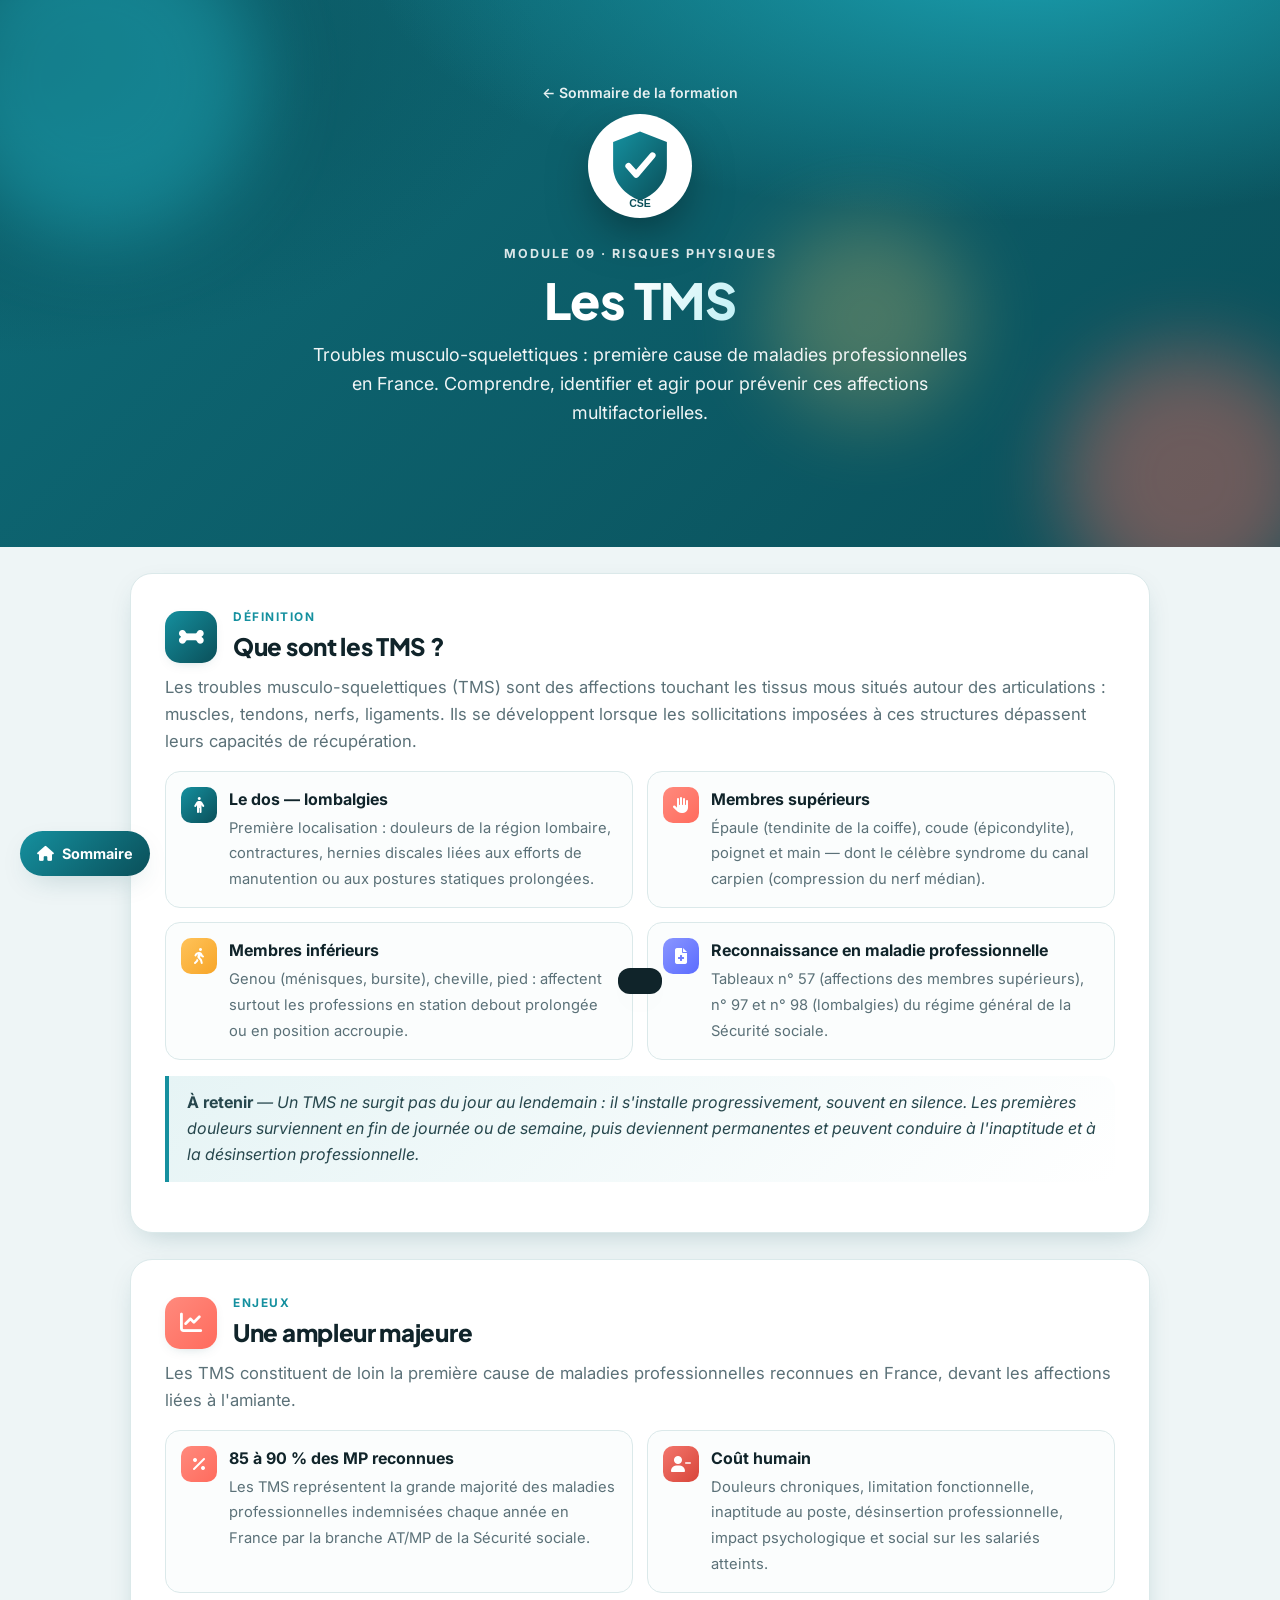
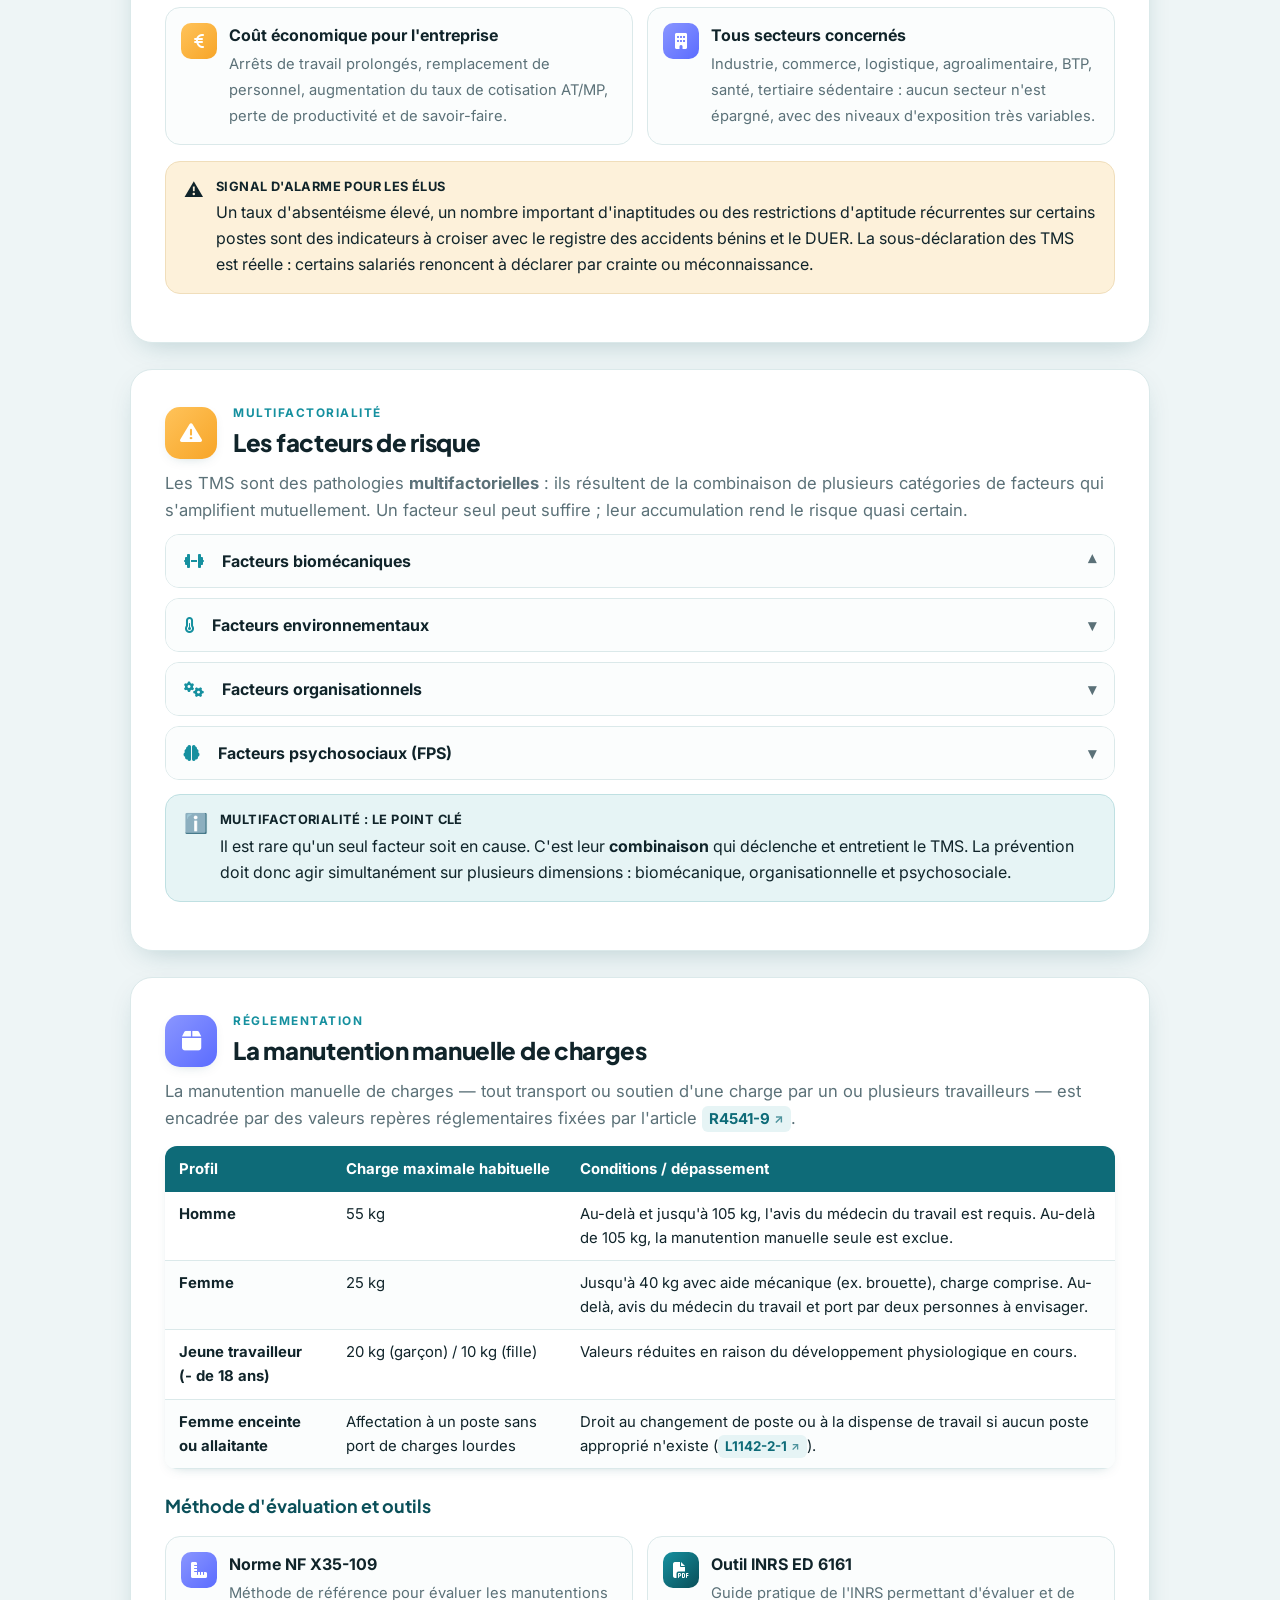
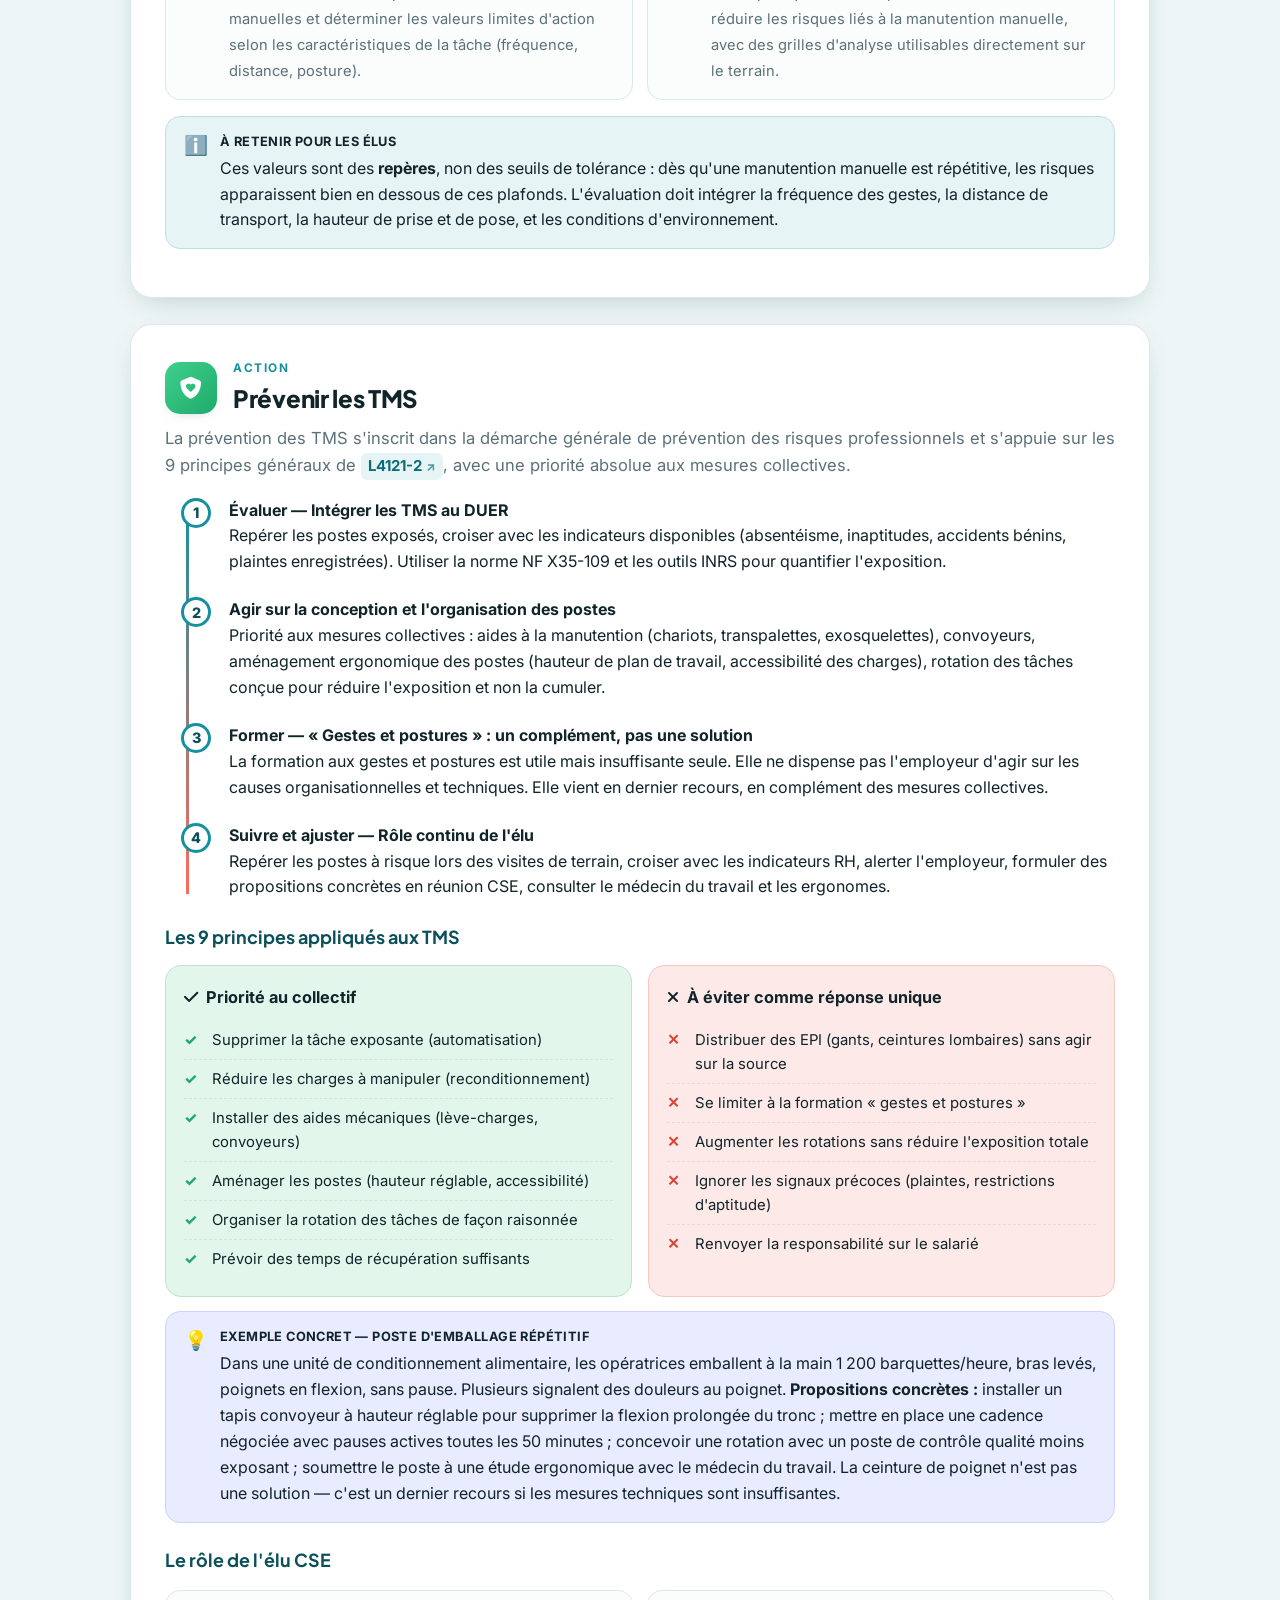
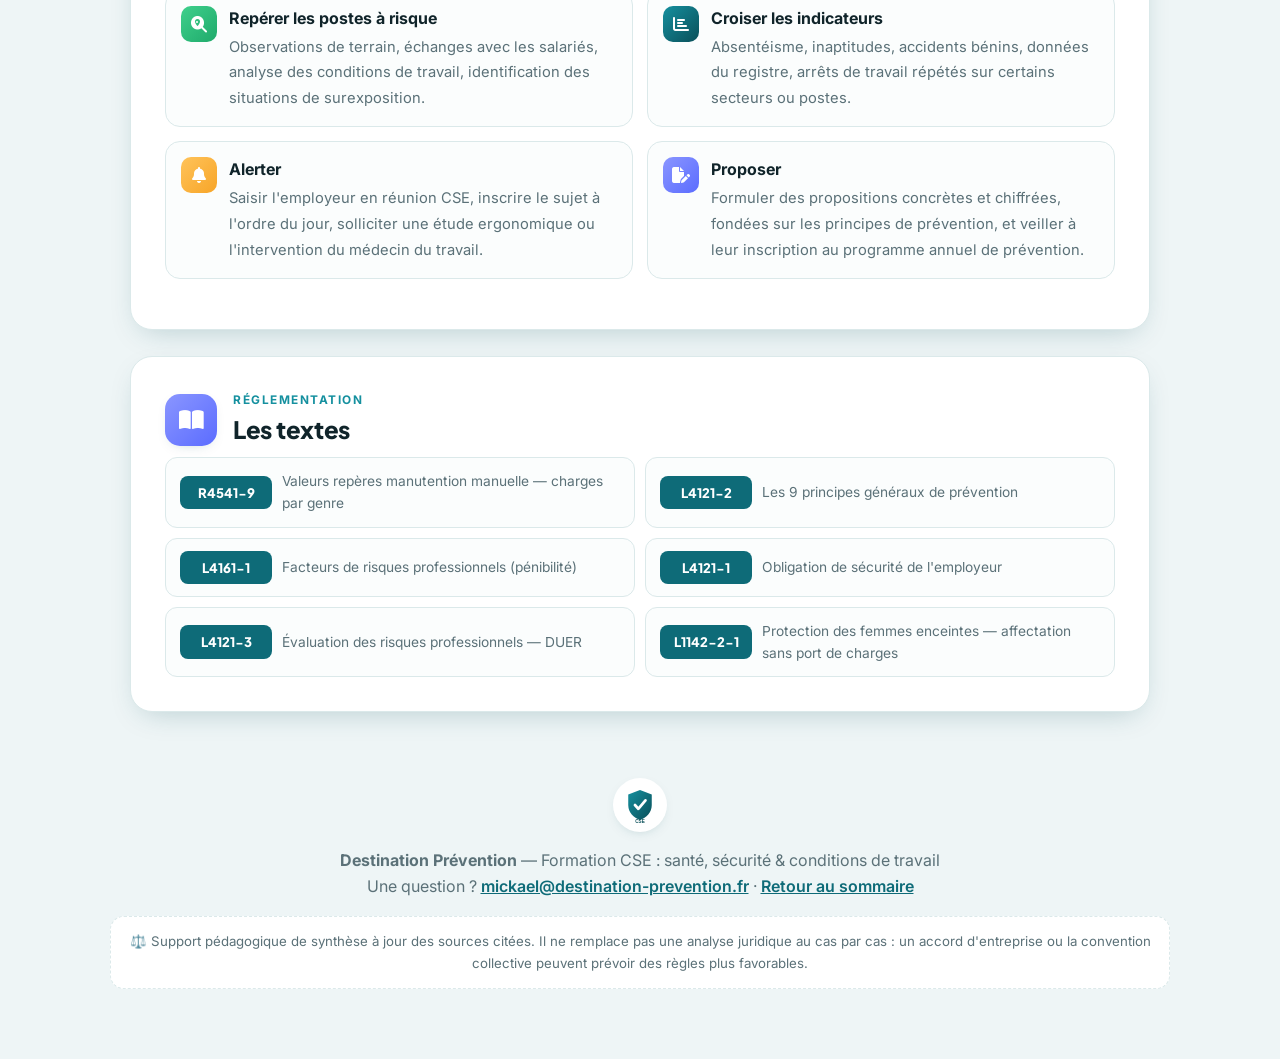
<file: tms.html>
<!DOCTYPE html>

<html lang="fr">
<head>
<meta charset="utf-8"/>
<meta content="width=device-width, initial-scale=1.0" name="viewport"/>
<title>Les TMS — Formation CSE SSCT · Destination Prévention</title>
<link href="logo.svg" rel="icon"/>
<link href="https://fonts.googleapis.com" rel="preconnect"/>
<link crossorigin="" href="https://fonts.gstatic.com" rel="preconnect"/>
<link href="https://fonts.googleapis.com/css2?family=Plus+Jakarta+Sans:wght@400;500;600;700;800&amp;family=Inter:wght@400;500;600&amp;display=swap" rel="stylesheet"/>
<link href="styles.css" rel="stylesheet"/>
<link href="https://cdnjs.cloudflare.com/ajax/libs/font-awesome/6.5.2/css/all.min.css" referrerpolicy="no-referrer" rel="stylesheet"/>
</head>
<body>
<div id="progress"></div>
<nav class="bar" id="nav">
<div class="wrap">
<a class="lg" href="index.html"><img alt="" class="mark" src="logo.svg"/> Formation CSE SSCT</a>
<div class="links">
<a href="#definition">Qu'est-ce que les TMS ?</a>
<a href="#ampleur">Ampleur</a>
<a href="#facteurs">Facteurs de risque</a>
<a href="#manutention">Manutention manuelle</a>
<a href="#prevention">Prévention</a>

<a href="#regl">Réglementation</a>
      <a href="outils-instances.html">En séance</a>
    </div>
</div>
</nav>
<header class="hero">
<div class="blob b1"></div><div class="blob b2"></div><div class="blob b3"></div>
<div class="wrap">
<div class="crumb"><a href="index.html">← Sommaire de la formation</a></div>
<div class="logo-wrap"><img alt="Destination Prévention" src="logo.svg" style="width:96px;height:96px"/></div>
<span class="kick">Module 09 · Risques physiques</span>
<h1>Les <span class="hl">TMS</span></h1>
<p class="sub">Troubles musculo-squelettiques : première cause de maladies professionnelles en France. Comprendre, identifier et agir pour prévenir ces affections multifactorielles.</p>
</div>
</header>
<main class="wrap">
<section id="definition">
<div class="sec-head">
<div class="sec-ico t-teal"><i class="fa-solid fa-bone"></i></div>
<div><div class="kicker">Définition</div><h2>Que sont les TMS ?</h2></div>
</div>
<p class="lead">Les troubles musculo-squelettiques (TMS) sont des affections touchant les tissus mous situés autour des articulations : muscles, tendons, nerfs, ligaments. Ils se développent lorsque les sollicitations imposées à ces structures dépassent leurs capacités de récupération.</p>
<div class="feat">
<div class="f"><div class="fi t-teal"><i class="fa-solid fa-person"></i></div><div><b>Le dos — lombalgies</b><span>Première localisation : douleurs de la région lombaire, contractures, hernies discales liées aux efforts de manutention ou aux postures statiques prolongées.</span></div></div>
<div class="f"><div class="fi t-coral"><i class="fa-solid fa-hand"></i></div><div><b>Membres supérieurs</b><span>Épaule (tendinite de la coiffe), coude (épicondylite), poignet et main — dont le célèbre syndrome du canal carpien (compression du nerf médian).</span></div></div>
<div class="f"><div class="fi t-amber"><i class="fa-solid fa-person-walking"></i></div><div><b>Membres inférieurs</b><span>Genou (ménisques, bursite), cheville, pied : affectent surtout les professions en station debout prolongée ou en position accroupie.</span></div></div>
<div class="f"><div class="fi t-indigo"><i class="fa-solid fa-file-medical"></i></div><div><b>Reconnaissance en maladie professionnelle</b><span>Tableaux n° 57 (affections des membres supérieurs), n° 97 et n° 98 (lombalgies) du régime général de la Sécurité sociale.</span></div></div>
</div>
<blockquote class="art"><b>À retenir</b> — Un TMS ne surgit pas du jour au lendemain : il s'installe progressivement, souvent en silence. Les premières douleurs surviennent en fin de journée ou de semaine, puis deviennent permanentes et peuvent conduire à l'inaptitude et à la désinsertion professionnelle.</blockquote>
</section>
<section id="ampleur">
<div class="sec-head">
<div class="sec-ico t-coral"><i class="fa-solid fa-chart-line"></i></div>
<div><div class="kicker">Enjeux</div><h2>Une ampleur majeure</h2></div>
</div>
<p class="lead">Les TMS constituent de loin la première cause de maladies professionnelles reconnues en France, devant les affections liées à l'amiante.</p>
<div class="feat">
<div class="f"><div class="fi t-coral"><i class="fa-solid fa-percent"></i></div><div><b>85 à 90 % des MP reconnues</b><span>Les TMS représentent la grande majorité des maladies professionnelles indemnisées chaque année en France par la branche AT/MP de la Sécurité sociale.</span></div></div>
<div class="f"><div class="fi t-red"><i class="fa-solid fa-user-minus"></i></div><div><b>Coût humain</b><span>Douleurs chroniques, limitation fonctionnelle, inaptitude au poste, désinsertion professionnelle, impact psychologique et social sur les salariés atteints.</span></div></div>
<div class="f"><div class="fi t-amber"><i class="fa-solid fa-euro-sign"></i></div><div><b>Coût économique pour l'entreprise</b><span>Arrêts de travail prolongés, remplacement de personnel, augmentation du taux de cotisation AT/MP, perte de productivité et de savoir-faire.</span></div></div>
<div class="f"><div class="fi t-indigo"><i class="fa-solid fa-building"></i></div><div><b>Tous secteurs concernés</b><span>Industrie, commerce, logistique, agroalimentaire, BTP, santé, tertiaire sédentaire : aucun secteur n'est épargné, avec des niveaux d'exposition très variables.</span></div></div>
</div>
<div class="note n-warn">
<span class="ni">⚠️</span>
<div>
<span class="tag">Signal d'alarme pour les élus</span>
<p>Un taux d'absentéisme élevé, un nombre important d'inaptitudes ou des restrictions d'aptitude récurrentes sur certains postes sont des indicateurs à croiser avec le registre des accidents bénins et le DUER. La sous-déclaration des TMS est réelle : certains salariés renoncent à déclarer par crainte ou méconnaissance.</p>
</div>
</div>
</section>
<section id="facteurs">
<div class="sec-head">
<div class="sec-ico t-amber"><i class="fa-solid fa-triangle-exclamation"></i></div>
<div><div class="kicker">Multifactorialité</div><h2>Les facteurs de risque</h2></div>
</div>
<p class="lead">Les TMS sont des pathologies <b>multifactorielles</b> : ils résultent de la combinaison de plusieurs catégories de facteurs qui s'amplifient mutuellement. Un facteur seul peut suffire ; leur accumulation rend le risque quasi certain.</p>
<div class="acc open">
<button><i class="fa-solid fa-dumbbell" style="margin-right:6px;color:var(--teal-2)"></i>Facteurs biomécaniques<span class="chev">▾</span></button>
<div class="body"><div class="inner">
<p>Ce sont les facteurs les mieux documentés et les plus directement mesurables sur le terrain :</p>
<ul>
<li><b>Répétitivité des gestes</b> — mêmes mouvements répétés à cadence élevée, sans variation suffisante.</li>
<li><b>Efforts excessifs</b> — force importante exercée pour saisir, porter, pousser ou tirer des charges ou des outils.</li>
<li><b>Postures contraignantes ou extrêmes</b> — bras levés au-dessus des épaules, flexion ou rotation du tronc, position accroupie prolongée, torsion du poignet.</li>
<li><b>Travail statique</b> — maintien prolongé d'une même posture sans mouvement, qui fatigue les muscles par ischémie.</li>
<li><b>Vibrations</b> — transmises par des outils vibrants (tronçonneuse, meuleuse, marteau-piqueur) au membre supérieur ou au corps entier.</li>
</ul>
</div></div>
</div>
<div class="acc">
<button><i class="fa-solid fa-temperature-half" style="margin-right:6px;color:var(--teal-2)"></i>Facteurs environnementaux<span class="chev">▾</span></button>
<div class="body"><div class="inner">
<p>L'environnement physique de travail influence directement la gestuelle et la charge musculaire :</p>
<ul>
<li><b>Froid</b> — réduit la sensibilité, augmente la force nécessaire pour effectuer des préhensions précises et favorise la contracture musculaire.</li>
<li><b>Éclairage insuffisant</b> — oblige à adopter des postures inconfortables (rapprochement, torsion) pour compenser le manque de visibilité.</li>
<li><b>Bruit</b> — génère un état de tension musculaire permanente et perturbe la communication, ce qui induit des comportements compensatoires.</li>
</ul>
</div></div>
</div>
<div class="acc">
<button><i class="fa-solid fa-gears" style="margin-right:6px;color:var(--teal-2)"></i>Facteurs organisationnels<span class="chev">▾</span></button>
<div class="body"><div class="inner">
<p>L'organisation du travail peut aggraver ou atténuer l'exposition aux risques biomécaniques :</p>
<ul>
<li><b>Cadence imposée</b> — rythme dicté par la machine ou le flux de production, sans marge de manœuvre pour le salarié.</li>
<li><b>Absence de récupération</b> — pauses insuffisantes ou inexistantes entre les cycles de travail intenses.</li>
<li><b>Polyvalence mal gérée</b> — rotation des postes sans réflexion sur la réduction des expositions, conduisant à cumuler les risques plutôt qu'à les alterner.</li>
<li><b>Travail à la pièce ou au rendement</b> — incitation à accélérer au détriment de la qualité gestuelle.</li>
</ul>
</div></div>
</div>
<div class="acc">
<button><i class="fa-solid fa-brain" style="margin-right:6px;color:var(--teal-2)"></i>Facteurs psychosociaux (FPS)<span class="chev">▾</span></button>
<div class="body"><div class="inner">
<p>Les risques psychosociaux jouent un rôle aggravant reconnu sur les TMS — ils constituent un facteur amplificateur :</p>
<ul>
<li><b>Stress et pression temporelle</b> — génèrent des tensions musculaires supplémentaires et altèrent la perception de l'effort.</li>
<li><b>Manque de reconnaissance</b> — réduit les ressources psychologiques permettant de « tenir » face aux contraintes physiques.</li>
<li><b>Faible latitude décisionnelle</b> — impossibilité de s'organiser à son rythme, de choisir sa méthode ou de faire une pause.</li>
<li><b>Isolement social</b> — absence de soutien des collègues ou de l'encadrement, qui favorise la sur-mobilisation physique sans filet.</li>
</ul>
<p>Les modèles épidémiologiques (Karasek, Siegrist) confirment que les exigences psychologiques élevées combinées à une faible maîtrise du travail multiplient le risque de TMS.</p>
</div></div>
</div>
<div class="note n-info">
<span class="ni">ℹ️</span>
<div>
<span class="tag">Multifactorialité : le point clé</span>
<p>Il est rare qu'un seul facteur soit en cause. C'est leur <b>combinaison</b> qui déclenche et entretient le TMS. La prévention doit donc agir simultanément sur plusieurs dimensions : biomécanique, organisationnelle et psychosociale.</p>
</div>
</div>
</section>
<section id="manutention">
<div class="sec-head">
<div class="sec-ico t-indigo"><i class="fa-solid fa-box"></i></div>
<div><div class="kicker">Réglementation</div><h2>La manutention manuelle de charges</h2></div>
</div>
<p class="lead">La manutention manuelle de charges — tout transport ou soutien d'une charge par un ou plusieurs travailleurs — est encadrée par des valeurs repères réglementaires fixées par l'article <a class="lf" href="https://www.legifrance.gouv.fr/codes/article_lc/LEGIARTI000018528889" rel="noopener" target="_blank">R4541-9</a>.</p>
<table class="tbl">
<thead>
<tr>
<th>Profil</th>
<th>Charge maximale habituelle</th>
<th>Conditions / dépassement</th>
</tr>
</thead>
<tbody>
<tr>
<td><b>Homme</b></td>
<td>55 kg</td>
<td>Au-delà et jusqu'à 105 kg, l'avis du médecin du travail est requis. Au-delà de 105 kg, la manutention manuelle seule est exclue.</td>
</tr>
<tr>
<td><b>Femme</b></td>
<td>25 kg</td>
<td>Jusqu'à 40 kg avec aide mécanique (ex. brouette), charge comprise. Au-delà, avis du médecin du travail et port par deux personnes à envisager.</td>
</tr>
<tr>
<td><b>Jeune travailleur (- de 18 ans)</b></td>
<td>20 kg (garçon) / 10 kg (fille)</td>
<td>Valeurs réduites en raison du développement physiologique en cours.</td>
</tr>
<tr>
<td><b>Femme enceinte ou allaitante</b></td>
<td>Affectation à un poste sans port de charges lourdes</td>
<td>Droit au changement de poste ou à la dispense de travail si aucun poste approprié n'existe (<a class="lf" href="https://www.legifrance.gouv.fr/codes/article_lc/LEGIARTI000031072447" rel="noopener" target="_blank">L1142-2-1</a>).</td>
</tr>
</tbody>
</table>
<h3 class="sub">Méthode d'évaluation et outils</h3>
<div class="feat">
<div class="f"><div class="fi t-indigo"><i class="fa-solid fa-ruler-combined"></i></div><div><b>Norme NF X35-109</b><span>Méthode de référence pour évaluer les manutentions manuelles et déterminer les valeurs limites d'action selon les caractéristiques de la tâche (fréquence, distance, posture).</span></div></div>
<div class="f"><div class="fi t-teal"><i class="fa-solid fa-file-pdf"></i></div><div><b>Outil INRS ED 6161</b><span>Guide pratique de l'INRS permettant d'évaluer et de réduire les risques liés à la manutention manuelle, avec des grilles d'analyse utilisables directement sur le terrain.</span></div></div>
</div>
<div class="note n-info">
<span class="ni">ℹ️</span>
<div>
<span class="tag">À retenir pour les élus</span>
<p>Ces valeurs sont des <b>repères</b>, non des seuils de tolérance : dès qu'une manutention manuelle est répétitive, les risques apparaissent bien en dessous de ces plafonds. L'évaluation doit intégrer la fréquence des gestes, la distance de transport, la hauteur de prise et de pose, et les conditions d'environnement.</p>
</div>
</div>
</section>
<section id="prevention">
<div class="sec-head">
<div class="sec-ico t-green"><i class="fa-solid fa-shield-heart"></i></div>
<div><div class="kicker">Action</div><h2>Prévenir les TMS</h2></div>
</div>
<p class="lead">La prévention des TMS s'inscrit dans la démarche générale de prévention des risques professionnels et s'appuie sur les 9 principes généraux de <a class="lf" href="https://www.legifrance.gouv.fr/codes/article_lc/LEGIARTI000033019913" rel="noopener" target="_blank">L4121-2</a>, avec une priorité absolue aux mesures collectives.</p>
<div class="tl">
<div class="step">
<div class="dot">1</div>
<b>Évaluer — Intégrer les TMS au DUER</b>
        Repérer les postes exposés, croiser avec les indicateurs disponibles (absentéisme, inaptitudes, accidents bénins, plaintes enregistrées). Utiliser la norme NF X35-109 et les outils INRS pour quantifier l'exposition.
      </div>
<div class="step">
<div class="dot">2</div>
<b>Agir sur la conception et l'organisation des postes</b>
        Priorité aux mesures collectives : aides à la manutention (chariots, transpalettes, exosquelettes), convoyeurs, aménagement ergonomique des postes (hauteur de plan de travail, accessibilité des charges), rotation des tâches conçue pour réduire l'exposition et non la cumuler.
      </div>
<div class="step">
<div class="dot">3</div>
<b>Former — « Gestes et postures » : un complément, pas une solution</b>
        La formation aux gestes et postures est utile mais insuffisante seule. Elle ne dispense pas l'employeur d'agir sur les causes organisationnelles et techniques. Elle vient en dernier recours, en complément des mesures collectives.
      </div>
<div class="step">
<div class="dot">4</div>
<b>Suivre et ajuster — Rôle continu de l'élu</b>
        Repérer les postes à risque lors des visites de terrain, croiser avec les indicateurs RH, alerter l'employeur, formuler des propositions concrètes en réunion CSE, consulter le médecin du travail et les ergonomes.
      </div>
</div>
<h3 class="sub">Les 9 principes appliqués aux TMS</h3>
<div class="dd">
<div class="col can">
<h4><i class="fa-solid fa-check"></i> Priorité au collectif</h4>
<ul>
<li>Supprimer la tâche exposante (automatisation)</li>
<li>Réduire les charges à manipuler (reconditionnement)</li>
<li>Installer des aides mécaniques (lève-charges, convoyeurs)</li>
<li>Aménager les postes (hauteur réglable, accessibilité)</li>
<li>Organiser la rotation des tâches de façon raisonnée</li>
<li>Prévoir des temps de récupération suffisants</li>
</ul>
</div>
<div class="col cant">
<h4><i class="fa-solid fa-xmark"></i> À éviter comme réponse unique</h4>
<ul>
<li>Distribuer des EPI (gants, ceintures lombaires) sans agir sur la source</li>
<li>Se limiter à la formation « gestes et postures »</li>
<li>Augmenter les rotations sans réduire l'exposition totale</li>
<li>Ignorer les signaux précoces (plaintes, restrictions d'aptitude)</li>
<li>Renvoyer la responsabilité sur le salarié</li>
</ul>
</div>
</div>
<div class="note n-ex">
<span class="ni">💡</span>
<div>
<span class="tag">Exemple concret — Poste d'emballage répétitif</span>
<p>Dans une unité de conditionnement alimentaire, les opératrices emballent à la main 1 200 barquettes/heure, bras levés, poignets en flexion, sans pause. Plusieurs signalent des douleurs au poignet. <b>Propositions concrètes :</b> installer un tapis convoyeur à hauteur réglable pour supprimer la flexion prolongée du tronc ; mettre en place une cadence négociée avec pauses actives toutes les 50 minutes ; concevoir une rotation avec un poste de contrôle qualité moins exposant ; soumettre le poste à une étude ergonomique avec le médecin du travail. La ceinture de poignet n'est pas une solution — c'est un dernier recours si les mesures techniques sont insuffisantes.</p>
</div>
</div>
<h3 class="sub">Le rôle de l'élu CSE</h3>
<div class="feat">
<div class="f"><div class="fi t-green"><i class="fa-solid fa-magnifying-glass-location"></i></div><div><b>Repérer les postes à risque</b><span>Observations de terrain, échanges avec les salariés, analyse des conditions de travail, identification des situations de surexposition.</span></div></div>
<div class="f"><div class="fi t-teal"><i class="fa-solid fa-chart-bar"></i></div><div><b>Croiser les indicateurs</b><span>Absentéisme, inaptitudes, accidents bénins, données du registre, arrêts de travail répétés sur certains secteurs ou postes.</span></div></div>
<div class="f"><div class="fi t-amber"><i class="fa-solid fa-bell"></i></div><div><b>Alerter</b><span>Saisir l'employeur en réunion CSE, inscrire le sujet à l'ordre du jour, solliciter une étude ergonomique ou l'intervention du médecin du travail.</span></div></div>
<div class="f"><div class="fi t-indigo"><i class="fa-solid fa-file-pen"></i></div><div><b>Proposer</b><span>Formuler des propositions concrètes et chiffrées, fondées sur les principes de prévention, et veiller à leur inscription au programme annuel de prévention.</span></div></div>
</div>
</section>

<section id="regl">
<div class="sec-head">
<div class="sec-ico t-indigo"><i class="fa-solid fa-book-open"></i></div>
<div><div class="kicker">Réglementation</div><h2>Les textes</h2></div>
</div>
<div class="regl">
<a href="https://www.legifrance.gouv.fr/codes/article_lc/LEGIARTI000018528889" rel="noopener" target="_blank"><span class="code">R4541-9</span><span>Valeurs repères manutention manuelle — charges par genre</span></a>
<a href="https://www.legifrance.gouv.fr/codes/article_lc/LEGIARTI000033019913" rel="noopener" target="_blank"><span class="code">L4121-2</span><span>Les 9 principes généraux de prévention</span></a>
<a href="https://www.legifrance.gouv.fr/codes/article_lc/LEGIARTI000035640694" rel="noopener" target="_blank"><span class="code">L4161-1</span><span>Facteurs de risques professionnels (pénibilité)</span></a>
<a href="https://www.legifrance.gouv.fr/codes/article_lc/LEGIARTI000035640828" rel="noopener" target="_blank"><span class="code">L4121-1</span><span>Obligation de sécurité de l'employeur</span></a>
<a href="https://www.legifrance.gouv.fr/codes/article_lc/LEGIARTI000043893923" rel="noopener" target="_blank"><span class="code">L4121-3</span><span>Évaluation des risques professionnels — DUER</span></a>
<a href="https://www.legifrance.gouv.fr/codes/article_lc/LEGIARTI000031072447" rel="noopener" target="_blank"><span class="code">L1142-2-1</span><span>Protection des femmes enceintes — affectation sans port de charges</span></a>
</div>
</section>
</main>
<footer>
<div class="fmark"><img alt="" src="logo.svg" style="width:42px;height:42px"/></div>
<p><b>Destination Prévention</b> — Formation CSE : santé, sécurité &amp; conditions de travail<br/>
  Une question ? <a href="mailto:mickael@destination-prevention.fr">mickael@destination-prevention.fr</a> · <a href="index.html">Retour au sommaire</a></p>
<div class="disc">⚖️ Support pédagogique de synthèse à jour des sources citées. Il ne remplace pas une analyse juridique au cas par cas : un accord d'entreprise ou la convention collective peuvent prévoir des règles plus favorables.</div>
</footer>
<div id="toast"></div>
<button aria-label="Revenir en haut" class="btt" id="btt">↑</button>
<script src="app.js"></script>
</body>
</html>
<meta name="robots" content="noindex,nofollow,noarchive">
</file>
<file: styles.css>
/* =========================================================
   Formation CSE — Destination Prévention
   Feuille de style commune (style repris du toolkit Transmas)
   ========================================================= */
:root{
  --teal:#0e6b78; --teal-d:#0a4f59; --teal-l:#e6f4f5; --teal-2:#15909f;
  --ink:#10242a; --muted:#5b7178; --line:#dbe9ea; --bg:#eef5f6; --card:#ffffff;
  --coral:#ff6b5d; --coral-l:#ffe9e6;
  --amber:#f7a528; --amber-l:#fdf1da;
  --green:#1faa6b; --green-l:#e2f6ec;
  --indigo:#5b6cff; --indigo-l:#e9ebff;
  --red:#d8453a; --red-l:#fde9e7;
  --shadow:0 10px 30px -12px rgba(10,79,89,.28);
  --shadow-sm:0 4px 14px -8px rgba(10,79,89,.35);
  color-scheme:light;
}
*{box-sizing:border-box}
html{scroll-behavior:smooth}
body{margin:0;font-family:"Inter",-apple-system,BlinkMacSystemFont,"Segoe UI",sans-serif;color:var(--ink);background:var(--bg);line-height:1.62;overflow-x:hidden}
h1,h2,h3,.font-display{font-family:"Plus Jakarta Sans","Inter",sans-serif}
a{color:var(--teal)}
.wrap{max-width:1060px;margin:0 auto;padding:0 20px}

/* progress + nav */
#progress{position:fixed;top:0;left:0;height:4px;width:0;background:linear-gradient(90deg,var(--teal-2),var(--coral));z-index:200;transition:width .1s linear}
nav.bar{position:fixed;top:4px;left:0;right:0;z-index:150;background:rgba(255,255,255,.82);backdrop-filter:blur(12px);border-bottom:1px solid var(--line);transform:translateY(-130%);transition:transform .4s ease}
nav.bar.show{transform:translateY(0)}
nav.bar .wrap{display:flex;align-items:center;gap:12px;height:58px}
nav.bar .lg{display:flex;align-items:center;gap:9px;font-weight:800;color:var(--teal-d);font-size:.98rem;white-space:nowrap;text-decoration:none}
nav.bar .lg .mark{width:30px;height:30px;border-radius:50%}
nav.bar .links{display:flex;gap:3px;overflow-x:auto;scrollbar-width:none;margin-left:auto}
nav.bar .links::-webkit-scrollbar{display:none}
nav.bar .links a{font-size:.8rem;text-decoration:none;color:var(--muted);padding:6px 11px;border-radius:9px;white-space:nowrap;font-weight:600;transition:.2s}
nav.bar .links a:hover{color:var(--teal-d);background:var(--teal-l)}
nav.bar .links a.active{color:#fff;background:var(--teal)}

/* hero */
header.hero{position:relative;color:#fff;padding:80px 20px 120px;text-align:center;overflow:hidden;background:radial-gradient(1200px 500px at 80% -10%,#1aa0b0 0,transparent 55%),radial-gradient(900px 500px at 0% 10%,#0a4f59 0,transparent 60%),linear-gradient(135deg,#0e6b78,#0a4f59)}
.blob{position:absolute;border-radius:50%;filter:blur(40px);opacity:.4;animation:float 14s ease-in-out infinite}
.blob.b1{width:320px;height:320px;background:#23c4d6;top:-80px;left:-60px}
.blob.b2{width:260px;height:260px;background:#ff6b5d;bottom:-60px;right:-40px;animation-delay:-5s}
.blob.b3{width:200px;height:200px;background:#ffd36b;top:40%;left:60%;animation-delay:-9s;opacity:.25}
@keyframes float{0%,100%{transform:translate(0,0) scale(1)}50%{transform:translate(30px,-25px) scale(1.08)}}
.logo-wrap{position:relative;z-index:2;width:104px;height:104px;margin:0 auto 22px;border-radius:50%;box-shadow:0 18px 50px -12px rgba(0,0,0,.5);animation:pulse 5s ease-in-out infinite;background:#fff;display:grid;place-items:center}
.logo-wrap svg{width:96px;height:96px}
@keyframes pulse{0%,100%{transform:translateY(0)}50%{transform:translateY(-9px)}}
.hero .kick{position:relative;z-index:2;display:inline-block;font-size:.78rem;font-weight:700;letter-spacing:2px;text-transform:uppercase;opacity:.85;margin-bottom:10px}
.hero h1{position:relative;z-index:2;margin:0 0 12px;font-size:clamp(2rem,5vw,3.1rem);font-weight:800;letter-spacing:-.5px;line-height:1.08}
.hero h1 .hl{background:linear-gradient(120deg,#fff,#bff0f5);-webkit-background-clip:text;background-clip:text;color:transparent}
.hero p.sub{position:relative;z-index:2;margin:0 auto;max-width:660px;font-size:1.12rem;opacity:.94}
.tagchip{position:relative;z-index:2;display:inline-flex;gap:8px;align-items:center;margin-top:20px;background:rgba(255,255,255,.14);border:1px solid rgba(255,255,255,.3);padding:7px 16px;border-radius:999px;font-size:.85rem;font-weight:600;text-decoration:none;color:#fff}
.tagchip:hover{background:rgba(255,255,255,.24)}
.stats{position:relative;z-index:2;display:flex;flex-wrap:wrap;gap:14px;justify-content:center;margin-top:34px}
.stat{background:rgba(255,255,255,.12);border:1px solid rgba(255,255,255,.22);border-radius:16px;padding:16px 20px;min-width:150px;backdrop-filter:blur(4px)}
.stat .n{font-family:"Plus Jakarta Sans";font-size:1.7rem;font-weight:800;line-height:1}
.stat .l{font-size:.78rem;opacity:.9;margin-top:6px}

/* sections */
main{position:relative;z-index:3;margin-top:-70px}
section{background:var(--card);border:1px solid var(--line);border-radius:22px;padding:34px;margin:26px 0;box-shadow:var(--shadow);opacity:0;transform:translateY(28px);transition:opacity .7s ease,transform .7s ease}
section.in{opacity:1;transform:none}
.sec-head{display:flex;align-items:center;gap:16px;margin-bottom:8px}
.sec-ico{flex:none;width:52px;height:52px;border-radius:15px;display:grid;place-items:center;color:#fff;box-shadow:var(--shadow-sm)}
.sec-ico svg{width:26px;height:26px}
.sec-head h2{margin:0;font-size:1.5rem;font-weight:800;letter-spacing:-.3px}
.sec-head .kicker{font-size:.74rem;font-weight:700;letter-spacing:1.5px;text-transform:uppercase;color:var(--teal-2)}
.lead{color:var(--muted);font-size:1.04rem;margin:6px 0 4px}
h3.sub{font-size:1.12rem;margin:22px 0 6px;color:var(--teal-d)}
.t-teal{background:linear-gradient(135deg,var(--teal-2),var(--teal-d))}
.t-coral{background:linear-gradient(135deg,#ff8a7d,var(--coral))}
.t-amber{background:linear-gradient(135deg,#ffc35a,var(--amber))}
.t-green{background:linear-gradient(135deg,#3fd08c,var(--green))}
.t-indigo{background:linear-gradient(135deg,#8a96ff,var(--indigo))}
.t-red{background:linear-gradient(135deg,#f3766c,var(--red))}

blockquote.art{border-left:4px solid var(--teal-2);background:linear-gradient(135deg,var(--teal-l),#fff);margin:16px 0;padding:14px 18px;border-radius:0 14px 14px 0;font-style:italic;color:#27474d}
blockquote.art b{font-style:normal}
.chips-law{display:inline-block;font-size:.72rem;font-weight:700;letter-spacing:.5px;text-transform:uppercase;color:var(--teal-d);background:var(--teal-l);padding:3px 10px;border-radius:7px;margin-bottom:8px}

/* inline legifrance link */
a.lf{display:inline-flex;align-items:center;gap:4px;font-weight:700;text-decoration:none;color:var(--teal);background:var(--teal-l);border-radius:6px;padding:1px 7px;font-size:.9em;white-space:nowrap;transition:.2s}
a.lf:hover{background:var(--teal);color:#fff}
a.lf::after{content:"\2197";font-size:.82em;opacity:.7}

.feat{display:grid;grid-template-columns:repeat(2,1fr);gap:14px;margin:16px 0}
.feat .f{display:flex;gap:12px;padding:15px;border:1px solid var(--line);border-radius:15px;background:#fbfdfd;transition:.25s}
.feat .f:hover{transform:translateY(-3px);box-shadow:var(--shadow-sm);border-color:#bfe0e2}
.feat .f .fi{flex:none;width:36px;height:36px;border-radius:10px;display:grid;place-items:center;color:#fff;font-weight:800}
.feat .f b{display:block;margin-bottom:2px}
.feat .f span{font-size:.92rem;color:var(--muted)}

.note{border-radius:15px;padding:15px 18px;margin:14px 0;border:1px solid;display:flex;gap:12px;align-items:flex-start}
.note .ni{flex:none;font-size:1.2rem;line-height:1.4}
.n-info{background:var(--teal-l);border-color:#bfe0e2}
.n-ok{background:var(--green-l);border-color:#bfe3cd}
.n-warn{background:var(--amber-l);border-color:#f0debb}
.n-no{background:var(--red-l);border-color:#f3c9c4}
.n-ex{background:var(--indigo-l);border-color:#cdd2ff}
.note .tag{font-weight:700;display:block;font-size:.8rem;text-transform:uppercase;letter-spacing:.4px;margin-bottom:3px}
.note p{margin:0}

/* tables */
.tbl{width:100%;border-collapse:collapse;margin:14px 0;font-size:.93rem;overflow:hidden;border-radius:12px;box-shadow:var(--shadow-sm)}
.tbl th{background:var(--teal);color:#fff;text-align:left;padding:11px 14px;font-weight:700}
.tbl td{padding:10px 14px;border-bottom:1px solid var(--line);background:#fff;vertical-align:top}
.tbl tr:nth-child(even) td{background:#fbfdfd}

/* compare toggle */
.seg{display:inline-flex;background:var(--teal-l);border-radius:14px;padding:5px;margin:8px 0 4px;gap:4px}
.seg button{border:none;background:transparent;font-family:inherit;font-weight:700;font-size:.92rem;padding:9px 18px;border-radius:10px;cursor:pointer;color:var(--teal-d);transition:.2s}
.seg button.on{color:#fff;box-shadow:var(--shadow-sm)}
.seg button[data-k="a"].on{background:linear-gradient(135deg,#8a96ff,var(--indigo))}
.seg button[data-k="b"].on{background:linear-gradient(135deg,var(--teal-2),var(--teal-d))}
.panel{display:none;border-radius:16px;padding:20px;border:1px solid var(--line);margin-top:8px;animation:fade .4s ease}
.panel.show{display:block}
.panel.a{background:linear-gradient(135deg,var(--indigo-l),#fff)}
.panel.b{background:linear-gradient(135deg,var(--teal-l),#fff)}
@keyframes fade{from{opacity:0;transform:translateY(8px)}to{opacity:1;transform:none}}
.kv{margin:9px 0}.kv b{color:var(--teal-d)}
.panel.a .kv b{color:var(--indigo)}

/* calculator */
.calc{background:linear-gradient(135deg,#0e6b78,#0a4f59);border-radius:20px;padding:26px;color:#fff;margin:18px 0;box-shadow:var(--shadow)}
.calc h4{margin:0 0 14px;font-size:1.15rem;display:flex;align-items:center;gap:9px}
.calc label{font-weight:700;font-size:.9rem;opacity:.92;display:block;margin-bottom:10px}
.calc select,.calc input{width:100%;font-family:inherit;font-size:1rem;padding:13px 14px;border-radius:12px;border:none;background:#fff;color:var(--ink);font-weight:600}
.calc .out{display:grid;grid-template-columns:repeat(3,1fr);gap:12px;margin-top:18px}
.calc .o{background:rgba(255,255,255,.12);border:1px solid rgba(255,255,255,.22);border-radius:14px;padding:16px;text-align:center}
.calc .o .n{font-family:"Plus Jakarta Sans";font-size:1.9rem;font-weight:800;line-height:1}
.calc .o .l{font-size:.78rem;opacity:.9;margin-top:6px}
.calc .hint{font-size:.82rem;opacity:.85;margin-top:14px}
@media(max-width:560px){.calc .out{grid-template-columns:1fr}.stat{min-width:120px}}

/* duo mini cards */
.duo{display:grid;grid-template-columns:1fr 1fr;gap:14px;margin-top:14px}
@media(max-width:600px){.duo{grid-template-columns:1fr}}
.mini{border:1px solid var(--line);border-radius:15px;padding:16px;background:#fbfdfd}
.mini .h{font-weight:800;color:var(--teal-d);display:flex;align-items:center;gap:8px;margin-bottom:6px}
.mini .b{font-size:.92rem;color:#3a5258}
.badge8{background:var(--amber);color:#fff;font-weight:800;border-radius:8px;padding:2px 9px;font-size:.85rem}

/* do / dont */
.dd{display:grid;grid-template-columns:1fr 1fr;gap:16px;margin:14px 0}
@media(max-width:640px){.dd{grid-template-columns:1fr}}
.dd .col{border-radius:16px;padding:18px;border:1px solid}
.dd .can{background:var(--green-l);border-color:#bfe3cd}
.dd .cant{background:var(--red-l);border-color:#f3c9c4}
.dd .col h4{margin:0 0 10px;display:flex;align-items:center;gap:8px;font-size:1.02rem}
.dd ul{list-style:none;margin:0;padding:0}
.dd li{padding:7px 0 7px 28px;position:relative;font-size:.93rem;border-bottom:1px dashed rgba(0,0,0,.07)}
.dd li:last-child{border-bottom:none}
.dd .can li:before{content:"\2713";position:absolute;left:0;color:var(--green);font-weight:800}
.dd .cant li:before{content:"\2715";position:absolute;left:0;color:var(--red);font-weight:800}

/* accordion */
.acc{border:1px solid var(--line);border-radius:14px;margin:10px 0;overflow:hidden;background:#fff}
.acc>button{width:100%;text-align:left;border:none;background:#fbfdfd;font-family:inherit;font-size:1rem;font-weight:700;color:var(--ink);padding:16px 18px;cursor:pointer;display:flex;align-items:center;gap:12px}
.acc>button .vp{flex:none;font-size:.68rem;font-weight:800;padding:3px 9px;border-radius:7px;text-transform:uppercase;letter-spacing:.4px}
.vp.a{background:var(--indigo-l);color:var(--indigo)}
.vp.b{background:var(--teal-l);color:var(--teal-d)}
.vp.hc{background:var(--amber-l);color:#a4710c}
.acc>button .chev{margin-left:auto;transition:.3s;color:var(--muted)}
.acc.open>button .chev{transform:rotate(180deg)}
.acc .body{max-height:0;overflow:hidden;transition:max-height .4s ease;color:#3a5258}
.acc .body .inner{padding:0 18px 16px}
.acc .body p{margin:0 0 8px}
.acc .body p:last-child{margin-bottom:0}
.acc .body ul{margin:0 0 8px;padding-left:20px}

/* timeline */
.tl{position:relative;margin:18px 0 4px;padding-left:8px}
.tl:before{content:"";position:absolute;left:21px;top:6px;bottom:6px;width:3px;background:linear-gradient(var(--teal-2),var(--coral))}
.tl .step{position:relative;padding:0 0 22px 56px}
.tl .step .dot{position:absolute;left:8px;top:0;width:30px;height:30px;border-radius:50%;background:#fff;border:3px solid var(--teal-2);color:var(--teal-d);font-weight:800;display:grid;place-items:center;font-size:.9rem}
.tl .step:last-child{padding-bottom:0}
.tl .step b{display:block}

/* juri */
.juri{border:1px solid var(--line);border-left:5px solid var(--teal-2);border-radius:0 14px 14px 0;padding:16px 18px;margin:12px 0;background:linear-gradient(135deg,#fbfdfd,#fff);transition:.25s}
.juri:hover{transform:translateX(4px);box-shadow:var(--shadow-sm)}
.juri .jt{font-weight:800;color:var(--teal-d)}
.juri .jp{display:inline-block;font-size:.7rem;font-weight:700;background:var(--coral-l);color:var(--coral);border-radius:6px;padding:2px 8px;margin-left:6px;vertical-align:middle}
.juri p{margin:6px 0 0;font-size:.93rem;color:#3a5258}

/* regl grid */
.regl{display:grid;grid-template-columns:repeat(2,1fr);gap:10px;margin-top:8px}
@media(max-width:640px){.regl{grid-template-columns:1fr}}
.regl a{display:flex;gap:10px;align-items:center;text-decoration:none;border:1px solid var(--line);border-radius:12px;padding:12px 14px;background:#fbfdfd;transition:.2s;color:var(--ink)}
.regl a:hover{border-color:var(--teal-2);background:var(--teal-l);transform:translateY(-2px)}
.regl a .code{flex:none;font-family:"Plus Jakarta Sans";font-weight:800;color:#fff;background:var(--teal);border-radius:8px;padding:6px 9px;font-size:.82rem;min-width:92px;text-align:center}
.regl a span{font-size:.86rem;color:var(--muted)}

/* ===== INDEX : grille des thèmes ===== */
.modules{display:grid;grid-template-columns:repeat(3,1fr);gap:18px;margin:8px 0}
@media(max-width:880px){.modules{grid-template-columns:repeat(2,1fr)}}
@media(max-width:560px){.modules{grid-template-columns:1fr}}
.mod{display:flex;flex-direction:column;text-decoration:none;color:var(--ink);background:#fff;border:1px solid var(--line);border-radius:18px;padding:22px;transition:.25s;position:relative;overflow:hidden}
.mod:hover{transform:translateY(-5px);box-shadow:var(--shadow);border-color:#bfe0e2}
.mod .num{font-family:"Plus Jakarta Sans";font-size:.8rem;font-weight:800;color:var(--teal-2);letter-spacing:1px}
.mod .mi{width:50px;height:50px;border-radius:14px;display:grid;place-items:center;color:#fff;margin:6px 0 14px;box-shadow:var(--shadow-sm)}
.mod .mi svg{width:26px;height:26px}
.mod h3{margin:0 0 6px;font-size:1.12rem;font-weight:800}
.mod p{margin:0;font-size:.9rem;color:var(--muted);flex:1}
.mod .go{margin-top:14px;font-weight:700;font-size:.86rem;color:var(--teal);display:inline-flex;align-items:center;gap:6px}
.mod:hover .go{gap:10px}

/* contact band */
.contact{background:linear-gradient(135deg,#0e6b78,#0a4f59);color:#fff;border-radius:22px;padding:34px;text-align:center;box-shadow:var(--shadow);border:none}
.contact h2{margin:0 0 8px;font-size:1.5rem;color:#fff}
.contact p{margin:0 auto 18px;max-width:560px;opacity:.94}
.contact a.mail{display:inline-flex;align-items:center;gap:10px;background:#fff;color:var(--teal-d);font-weight:800;text-decoration:none;padding:14px 26px;border-radius:14px;font-size:1.05rem;transition:.2s;box-shadow:var(--shadow-sm)}
.contact a.mail:hover{transform:translateY(-3px)}

/* page intro back link */
.crumb{position:relative;z-index:2;margin-bottom:8px}
.crumb a{color:#fff;text-decoration:none;font-weight:600;font-size:.88rem;opacity:.9;display:inline-flex;align-items:center;gap:6px}
.crumb a:hover{opacity:1}

footer{text-align:center;color:var(--muted);padding:40px 20px 70px}
footer .fmark{width:54px;height:54px;margin:0 auto 12px;border-radius:50%;background:#fff;display:grid;place-items:center;box-shadow:var(--shadow-sm)}
footer .fmark svg{width:42px;height:42px}
footer a{color:var(--teal);font-weight:600}
.disc{max-width:1060px;margin:10px auto 0;background:#fff;border:1px dashed var(--line);border-radius:14px;padding:14px 18px;font-size:.83rem;color:var(--muted)}

/* toast + back to top */
#toast{position:fixed;bottom:26px;left:50%;transform:translateX(-50%) translateY(120px);background:var(--ink);color:#fff;padding:13px 22px;border-radius:12px;font-weight:600;font-size:.9rem;box-shadow:var(--shadow);z-index:300;transition:transform .35s cubic-bezier(.2,1.4,.4,1)}
#toast.show{transform:translateX(-50%) translateY(0)}
.btt{position:fixed;bottom:24px;right:24px;width:48px;height:48px;border-radius:50%;background:var(--teal);color:#fff;border:none;cursor:pointer;box-shadow:var(--shadow);font-size:1.3rem;opacity:0;pointer-events:none;transition:.3s;z-index:140}
.btt.show{opacity:1;pointer-events:auto}
@media(max-width:680px){.feat{grid-template-columns:1fr}section{padding:24px 20px}}

/* ===== Moteur de recherche (page d'accueil) ===== */
.search-box{position:relative}
.search-box .field{display:flex;align-items:center;gap:12px;background:#fff;border:2px solid var(--teal-2);border-radius:16px;padding:14px 18px;box-shadow:var(--shadow-sm)}
.search-box .field svg{flex:none;width:24px;height:24px;color:var(--teal-2)}
.search-box input{flex:1;border:none;outline:none;font-family:inherit;font-size:1.08rem;color:var(--ink);background:transparent}
.search-box input::placeholder{color:#9bb0b5}
.search-box .clear{border:none;background:var(--teal-l);color:var(--teal-d);width:30px;height:30px;border-radius:50%;cursor:pointer;font-size:1rem;line-height:1;display:none}
.search-box .clear.show{display:block}
.sr-meta{font-size:.86rem;color:var(--muted);margin:12px 2px 4px;min-height:1.1em}
.sr-results{display:grid;gap:10px}
.sr-item{display:block;text-decoration:none;color:var(--ink);border:1px solid var(--line);border-left:4px solid var(--teal-2);border-radius:12px;padding:13px 16px;background:#fbfdfd;transition:.18s}
.sr-item:hover{background:var(--teal-l);transform:translateX(3px);box-shadow:var(--shadow-sm)}
.sr-item .sr-mod{display:inline-block;font-size:.68rem;font-weight:800;letter-spacing:.6px;text-transform:uppercase;color:#fff;background:var(--teal-2);border-radius:6px;padding:2px 8px;margin-bottom:6px}
.sr-item .sr-h{font-weight:800;color:var(--teal-d);margin-left:8px}
.sr-item .sr-sn{display:block;font-size:.9rem;color:#3a5258;margin-top:5px}
.sr-item .sr-sn mark{background:var(--amber-l);color:#9a6a07;border-radius:3px;padding:0 2px}
.sr-empty{padding:14px 16px;border:1px dashed var(--line);border-radius:12px;color:var(--muted);font-size:.92rem;background:#fff}
.search-hint{margin-top:10px;font-size:.84rem;color:var(--muted)}
.search-hint b{color:var(--teal-d)}

/* ===== Générateur de courrier (droit d'alerte) ===== */
.gen{border:1px solid var(--line);border-radius:18px;padding:22px;background:linear-gradient(135deg,#fbfdfd,#fff);margin-top:8px}
.gen .grp{margin:0 0 20px}
.gen .grp:last-child{margin-bottom:0}
.gen .grp-t{font-family:"Plus Jakarta Sans";font-weight:800;color:var(--teal-d);font-size:1rem;display:flex;align-items:center;gap:9px;margin:0 0 12px;padding-bottom:8px;border-bottom:1px solid var(--line)}
.gen .grp-t .stepn{flex:none;width:24px;height:24px;border-radius:50%;background:var(--teal);color:#fff;font-size:.8rem;display:grid;place-items:center;font-weight:800}
.gen .row{display:grid;grid-template-columns:1fr 1fr;gap:14px}
@media(max-width:620px){.gen .row{grid-template-columns:1fr}}
.gen .fld{display:flex;flex-direction:column;gap:6px;margin-bottom:12px}
.gen .fld.full{grid-column:1/-1}
.gen label{font-weight:700;color:var(--teal-d);font-size:.86rem}
.gen .hintl{font-weight:500;color:var(--muted);font-size:.8rem}
.gen input[type=text],.gen input[type=date],.gen select,.gen textarea{
  font-family:inherit;font-size:.96rem;color:var(--ink);background:#fff;border:1.5px solid var(--line);border-radius:10px;padding:10px 12px;width:100%;transition:.18s}
.gen input:focus,.gen select:focus,.gen textarea:focus{outline:none;border-color:var(--teal-2);box-shadow:0 0 0 3px rgba(21,144,159,.12)}
.gen textarea{resize:vertical;min-height:92px;line-height:1.5}
.gen .chk-grid{display:grid;grid-template-columns:1fr 1fr;gap:8px}
@media(max-width:620px){.gen .chk-grid{grid-template-columns:1fr}}
.gen .chk{display:flex;align-items:flex-start;gap:9px;border:1.5px solid var(--line);border-radius:10px;padding:10px 12px;cursor:pointer;background:#fff;transition:.18s;font-size:.92rem}
.gen .chk:hover{border-color:#bfe0e2;background:var(--teal-l)}
.gen .chk input{margin-top:2px;accent-color:var(--teal-2);width:17px;height:17px;flex:none}
.gen .chk.on{border-color:var(--teal-2);background:var(--teal-l)}
.gen .radio-line{display:flex;flex-wrap:wrap;gap:8px}
.gen .radio-line .chk{flex:1;min-width:200px}
.gen-actions{display:flex;flex-wrap:wrap;gap:10px;margin-top:18px}
.btn{font-family:inherit;font-weight:700;font-size:.95rem;border:none;border-radius:11px;padding:12px 20px;cursor:pointer;display:inline-flex;align-items:center;gap:8px;transition:.18s}
.btn-primary{background:linear-gradient(135deg,var(--teal-2),var(--teal-d));color:#fff;box-shadow:var(--shadow-sm)}
.btn-primary:hover{transform:translateY(-2px)}
.btn-ghost{background:var(--teal-l);color:var(--teal-d)}
.btn-ghost:hover{background:#d3ebed}
.btn[disabled]{opacity:.5;cursor:not-allowed;transform:none}
.gen-out{margin-top:22px;display:none}
.gen-out.show{display:block;animation:fade .4s ease}
.letter{background:#fff;border:1px solid var(--line);border-radius:14px;padding:30px 34px;box-shadow:var(--shadow-sm);white-space:pre-wrap;font-family:"Inter",serif;font-size:.95rem;line-height:1.7;color:#22343a;max-height:540px;overflow:auto}
.gen-warn{font-size:.82rem;color:var(--muted);margin-top:10px}
.err-field{border-color:var(--red)!important;box-shadow:0 0 0 3px rgba(216,69,58,.12)!important}
@media print{
  body *{visibility:hidden!important}
  #print-area,#print-area *{visibility:visible!important}
  #print-area{position:absolute;left:0;top:0;width:100%;padding:0;border:none;box-shadow:none;max-height:none;white-space:pre-wrap}
}

/* ===== Bouton flottant "retour au sommaire" (toutes les fiches) ===== */
.home-fab{position:fixed;left:20px;bottom:24px;z-index:160;display:inline-flex;align-items:center;gap:8px;
  background:linear-gradient(135deg,var(--teal-2),var(--teal-d));color:#fff;text-decoration:none;font-weight:700;
  font-size:.9rem;padding:11px 17px;border-radius:999px;box-shadow:var(--shadow);transition:.2s}
.home-fab:hover{transform:translateY(-2px);color:#fff;box-shadow:0 16px 34px -10px rgba(10,79,89,.55)}
.home-fab svg{width:18px;height:18px;flex:none}
@media(max-width:560px){.home-fab span{display:none}.home-fab{padding:13px;left:16px;bottom:16px}}

/* ===== Icônes FontAwesome ===== */
.sec-ico i{font-size:22px;line-height:1;color:#fff}
.mi i{font-size:23px;line-height:1;color:#fff}
.home-fab i{font-size:15px}
.lf::after{font-family:inherit}
</file>
